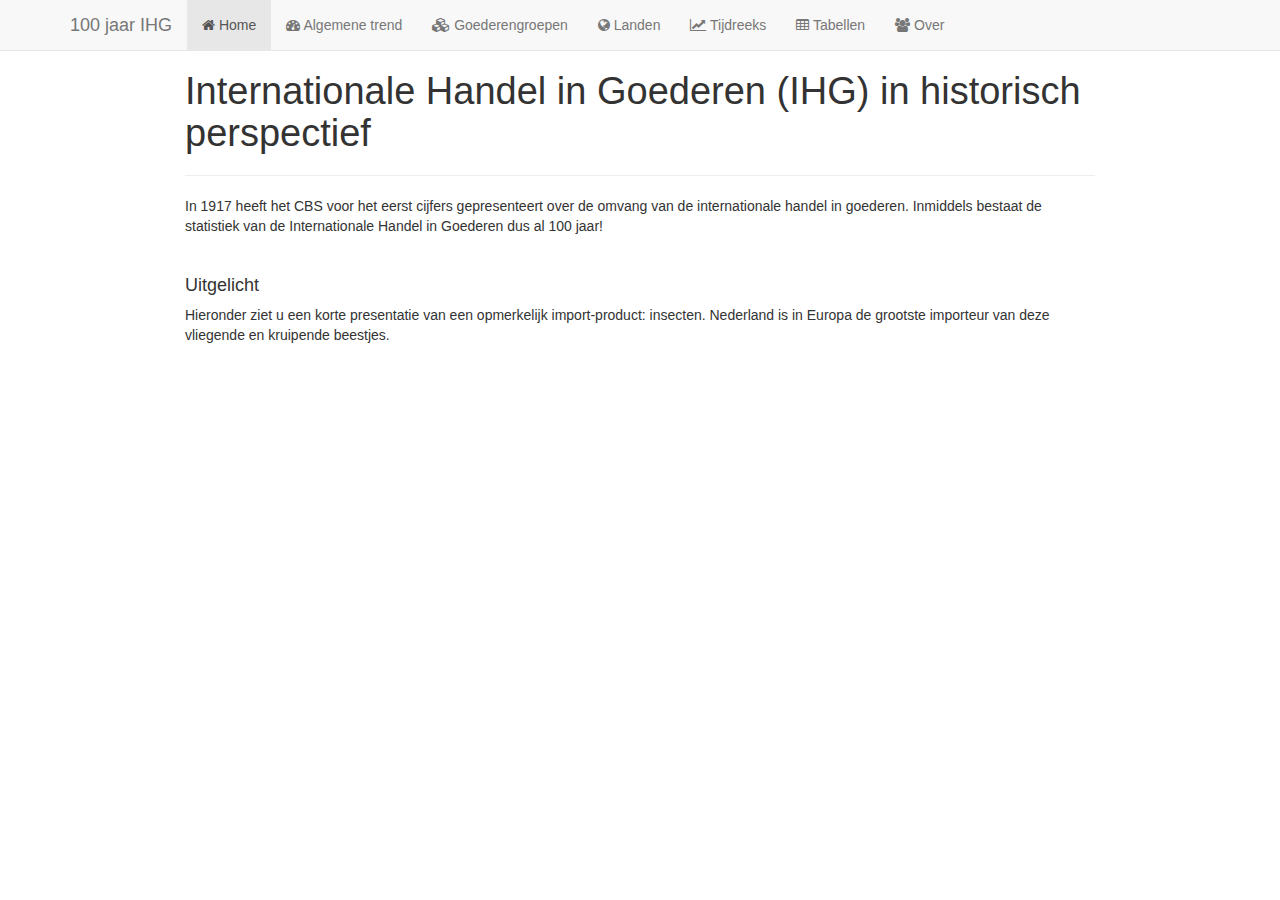
<file: 100jaarIHG/index.html>
<!DOCTYPE html>

<html xmlns="http://www.w3.org/1999/xhtml">

<head>

<meta charset="utf-8" />
<meta http-equiv="Content-Type" content="text/html; charset=utf-8" />
<meta name="generator" content="pandoc" />




<title>Internationale Handel in Goederen (IHG) in historisch perspectief</title>

<script src="site_libs/jquery-1.11.3/jquery.min.js"></script>
<meta name="viewport" content="width=device-width, initial-scale=1" />
<link href="site_libs/bootstrap-3.3.5/css/bootstrap.min.css" rel="stylesheet" />
<script src="site_libs/bootstrap-3.3.5/js/bootstrap.min.js"></script>
<script src="site_libs/bootstrap-3.3.5/shim/html5shiv.min.js"></script>
<script src="site_libs/bootstrap-3.3.5/shim/respond.min.js"></script>
<script src="site_libs/navigation-1.1/tabsets.js"></script>
<link href="site_libs/highlightjs-1.1/default.css" rel="stylesheet" />
<script src="site_libs/highlightjs-1.1/highlight.js"></script>
<link href="site_libs/font-awesome-4.5.0/css/font-awesome.min.css" rel="stylesheet" />

<style type="text/css">code{white-space: pre;}</style>
<style type="text/css">
  pre:not([class]) {
    background-color: white;
  }
</style>
<script type="text/javascript">
if (window.hljs && document.readyState && document.readyState === "complete") {
   window.setTimeout(function() {
      hljs.initHighlighting();
   }, 0);
}
</script>



<style type="text/css">
h1 {
  font-size: 34px;
}
h1.title {
  font-size: 38px;
}
h2 {
  font-size: 30px;
}
h3 {
  font-size: 24px;
}
h4 {
  font-size: 18px;
}
h5 {
  font-size: 16px;
}
h6 {
  font-size: 12px;
}
.table th:not([align]) {
  text-align: left;
}
</style>


</head>

<body>

<style type = "text/css">
.main-container {
  max-width: 940px;
  margin-left: auto;
  margin-right: auto;
}
code {
  color: inherit;
  background-color: rgba(0, 0, 0, 0.04);
}
img {
  max-width:100%;
  height: auto;
}
.tabbed-pane {
  padding-top: 12px;
}
button.code-folding-btn:focus {
  outline: none;
}
</style>


<style type="text/css">
/* padding for bootstrap navbar */
body {
  padding-top: 51px;
  padding-bottom: 40px;
}
/* offset scroll position for anchor links (for fixed navbar)  */
.section h1 {
  padding-top: 56px;
  margin-top: -56px;
}

.section h2 {
  padding-top: 56px;
  margin-top: -56px;
}
.section h3 {
  padding-top: 56px;
  margin-top: -56px;
}
.section h4 {
  padding-top: 56px;
  margin-top: -56px;
}
.section h5 {
  padding-top: 56px;
  margin-top: -56px;
}
.section h6 {
  padding-top: 56px;
  margin-top: -56px;
}
</style>

<script>
// manage active state of menu based on current page
$(document).ready(function () {
  // active menu anchor
  href = window.location.pathname
  href = href.substr(href.lastIndexOf('/') + 1)
  if (href === "")
    href = "index.html";
  var menuAnchor = $('a[href="' + href + '"]');

  // mark it active
  menuAnchor.parent().addClass('active');

  // if it's got a parent navbar menu mark it active as well
  menuAnchor.closest('li.dropdown').addClass('active');
});
</script>


<div class="container-fluid main-container">

<!-- tabsets -->
<script>
$(document).ready(function () {
  window.buildTabsets("TOC");
});
</script>

<!-- code folding -->






<div class="navbar navbar-default  navbar-fixed-top" role="navigation">
  <div class="container">
    <div class="navbar-header">
      <button type="button" class="navbar-toggle collapsed" data-toggle="collapse" data-target="#navbar">
        <span class="icon-bar"></span>
        <span class="icon-bar"></span>
        <span class="icon-bar"></span>
      </button>
      <a class="navbar-brand" href="index.html">100 jaar IHG</a>
    </div>
    <div id="navbar" class="navbar-collapse collapse">
      <ul class="nav navbar-nav">
        <li>
  <a href="index.html">
    <span class="fa fa-home"></span>
     
    Home
  </a>
</li>
<li>
  <a href="verhaal.html">
    <span class="fa fa-dashboard"></span>
     
    Algemene trend
  </a>
</li>
<li>
  <a href="goed.html">
    <span class="fa fa-cubes"></span>
     
    Goederengroepen
  </a>
</li>
<li>
  <a href="land.html">
    <span class="fa fa-globe"></span>
     
    Landen
  </a>
</li>
<li>
  <a href="tijdreeks.html">
    <span class="fa fa-line-chart"></span>
     
    Tijdreeks
  </a>
</li>
<li>
  <a href="tabellen.html">
    <span class="fa fa-table"></span>
     
    Tabellen
  </a>
</li>
<li>
  <a href="over.html">
    <span class="fa fa-group"></span>
     
    Over
  </a>
</li>
      </ul>
      <ul class="nav navbar-nav navbar-right">
        
      </ul>
    </div><!--/.nav-collapse -->
  </div><!--/.container -->
</div><!--/.navbar -->

<div class="fluid-row" id="header">



<h1 class="title toc-ignore">Internationale Handel in Goederen (IHG) in historisch perspectief</h1>

</div>


<hr />
<p>
<p>In 1917 heeft het CBS voor het eerst cijfers gepresenteert over de omvang van de internationale handel in goederen. Inmiddels bestaat de statistiek van de Internationale Handel in Goederen dus al 100 jaar!</p>
<p>
<br>
<p>
<div id="uitgelicht" class="section level4">
<h4>Uitgelicht</h4>
<p>Hieronder ziet u een korte presentatie van een opmerkelijk import-product: insecten. Nederland is in Europa de grootste importeur van deze vliegende en kruipende beestjes.</p>
<iframe width="560" height="315" src="https://www.youtube.com/embed/CQ0U2NjdRUM?rel=0" frameborder="0" allowfullscreen>
</iframe>
</div>




</div>

<script>

// add bootstrap table styles to pandoc tables
function bootstrapStylePandocTables() {
  $('tr.header').parent('thead').parent('table').addClass('table table-condensed');
}
$(document).ready(function () {
  bootstrapStylePandocTables();
});


</script>

<!-- dynamically load mathjax for compatibility with self-contained -->
<script>
  (function () {
    var script = document.createElement("script");
    script.type = "text/javascript";
    script.src  = "https://mathjax.rstudio.com/latest/MathJax.js?config=TeX-AMS-MML_HTMLorMML";
    document.getElementsByTagName("head")[0].appendChild(script);
  })();
</script>

</body>
</html>
</file>
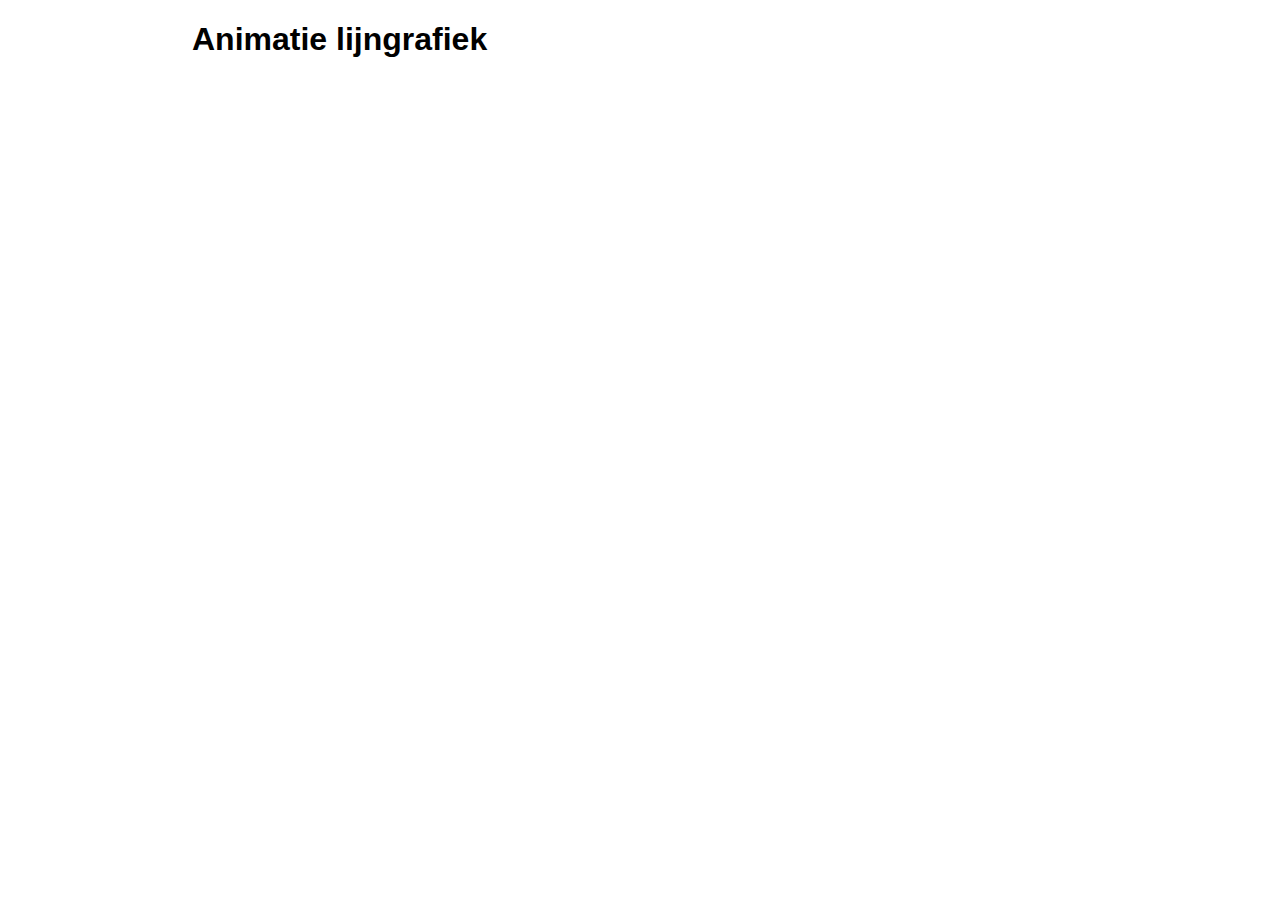
<file: lijnanimatie/index.html>
<!doctype html>
<html>
  <head>
    <meta http-equiv="Content-Type" content="text/html; charset=UTF-8"/>
    <title>Animatie lijngrafiek</title>
    <script src="https://d3js.org/d3.v4.js"></script>
    <link href="libs/vizabi.css" rel="stylesheet" type="text/css" >
    <link href="libs/linechart.css" rel="stylesheet" type="text/css">

    <script src="libs/vizabi.js"></script>
    <script src="libs/linechart.js"></script>
    <script src="libs/vizabi-ddfcsv-reader.js"></script>
  </head>

  <body style="width: 70%; max-width: 900px; height: 100%; margin: 0 auto; font-family: 'Arial';">
	<h1>Animatie lijngrafiek</h1>
	<div id="placeholder" style="width: 100%; height: 600px;"></div> 
    
    <script src="config.js"></script>
    <script>

      var ddfcsvReader = new DDFCsvReader.getDDFCsvReaderObject();
      Vizabi.Reader.extend("ddf", ddfcsvReader);

      var viz = Vizabi('LineChart', document.getElementById('placeholder'), CONFIG);

    </script>
  </body>
</html>
</file>
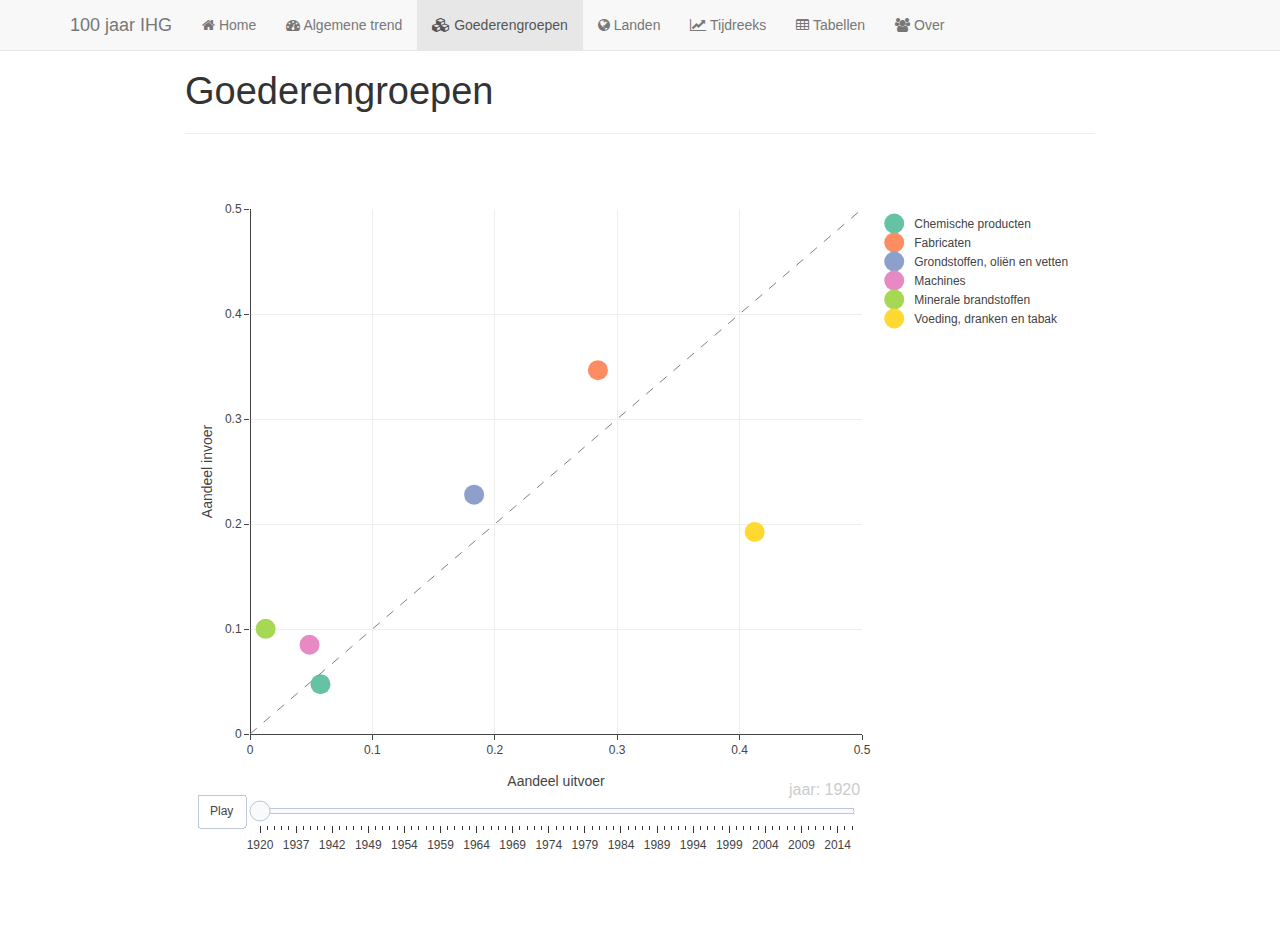
<file: 100jaarIHG/goed.html>
<!DOCTYPE html>

<html xmlns="http://www.w3.org/1999/xhtml">

<head>

<meta charset="utf-8" />
<meta http-equiv="Content-Type" content="text/html; charset=utf-8" />
<meta name="generator" content="pandoc" />




<title>Goederengroepen</title>

<script src="site_libs/jquery-1.11.3/jquery.min.js"></script>
<meta name="viewport" content="width=device-width, initial-scale=1" />
<link href="site_libs/bootstrap-3.3.5/css/bootstrap.min.css" rel="stylesheet" />
<script src="site_libs/bootstrap-3.3.5/js/bootstrap.min.js"></script>
<script src="site_libs/bootstrap-3.3.5/shim/html5shiv.min.js"></script>
<script src="site_libs/bootstrap-3.3.5/shim/respond.min.js"></script>
<script src="site_libs/navigation-1.1/tabsets.js"></script>
<link href="site_libs/highlightjs-1.1/default.css" rel="stylesheet" />
<script src="site_libs/highlightjs-1.1/highlight.js"></script>
<script src="site_libs/htmlwidgets-0.9/htmlwidgets.js"></script>
<script src="site_libs/plotly-binding-4.7.1/plotly.js"></script>
<script src="site_libs/typedarray-0.1/typedarray.min.js"></script>
<link href="site_libs/crosstalk-1.0.0/css/crosstalk.css" rel="stylesheet" />
<script src="site_libs/crosstalk-1.0.0/js/crosstalk.min.js"></script>
<link href="site_libs/plotlyjs-1.29.2/plotly-htmlwidgets.css" rel="stylesheet" />
<script src="site_libs/plotlyjs-1.29.2/plotly-latest.min.js"></script>
<link href="site_libs/font-awesome-4.5.0/css/font-awesome.min.css" rel="stylesheet" />

<style type="text/css">code{white-space: pre;}</style>
<style type="text/css">
  pre:not([class]) {
    background-color: white;
  }
</style>
<script type="text/javascript">
if (window.hljs && document.readyState && document.readyState === "complete") {
   window.setTimeout(function() {
      hljs.initHighlighting();
   }, 0);
}
</script>



<style type="text/css">
h1 {
  font-size: 34px;
}
h1.title {
  font-size: 38px;
}
h2 {
  font-size: 30px;
}
h3 {
  font-size: 24px;
}
h4 {
  font-size: 18px;
}
h5 {
  font-size: 16px;
}
h6 {
  font-size: 12px;
}
.table th:not([align]) {
  text-align: left;
}
</style>


</head>

<body>

<style type = "text/css">
.main-container {
  max-width: 940px;
  margin-left: auto;
  margin-right: auto;
}
code {
  color: inherit;
  background-color: rgba(0, 0, 0, 0.04);
}
img {
  max-width:100%;
  height: auto;
}
.tabbed-pane {
  padding-top: 12px;
}
button.code-folding-btn:focus {
  outline: none;
}
</style>


<style type="text/css">
/* padding for bootstrap navbar */
body {
  padding-top: 51px;
  padding-bottom: 40px;
}
/* offset scroll position for anchor links (for fixed navbar)  */
.section h1 {
  padding-top: 56px;
  margin-top: -56px;
}

.section h2 {
  padding-top: 56px;
  margin-top: -56px;
}
.section h3 {
  padding-top: 56px;
  margin-top: -56px;
}
.section h4 {
  padding-top: 56px;
  margin-top: -56px;
}
.section h5 {
  padding-top: 56px;
  margin-top: -56px;
}
.section h6 {
  padding-top: 56px;
  margin-top: -56px;
}
</style>

<script>
// manage active state of menu based on current page
$(document).ready(function () {
  // active menu anchor
  href = window.location.pathname
  href = href.substr(href.lastIndexOf('/') + 1)
  if (href === "")
    href = "index.html";
  var menuAnchor = $('a[href="' + href + '"]');

  // mark it active
  menuAnchor.parent().addClass('active');

  // if it's got a parent navbar menu mark it active as well
  menuAnchor.closest('li.dropdown').addClass('active');
});
</script>


<div class="container-fluid main-container">

<!-- tabsets -->
<script>
$(document).ready(function () {
  window.buildTabsets("TOC");
});
</script>

<!-- code folding -->






<div class="navbar navbar-default  navbar-fixed-top" role="navigation">
  <div class="container">
    <div class="navbar-header">
      <button type="button" class="navbar-toggle collapsed" data-toggle="collapse" data-target="#navbar">
        <span class="icon-bar"></span>
        <span class="icon-bar"></span>
        <span class="icon-bar"></span>
      </button>
      <a class="navbar-brand" href="index.html">100 jaar IHG</a>
    </div>
    <div id="navbar" class="navbar-collapse collapse">
      <ul class="nav navbar-nav">
        <li>
  <a href="index.html">
    <span class="fa fa-home"></span>
     
    Home
  </a>
</li>
<li>
  <a href="verhaal.html">
    <span class="fa fa-dashboard"></span>
     
    Algemene trend
  </a>
</li>
<li>
  <a href="goed.html">
    <span class="fa fa-cubes"></span>
     
    Goederengroepen
  </a>
</li>
<li>
  <a href="land.html">
    <span class="fa fa-globe"></span>
     
    Landen
  </a>
</li>
<li>
  <a href="tijdreeks.html">
    <span class="fa fa-line-chart"></span>
     
    Tijdreeks
  </a>
</li>
<li>
  <a href="tabellen.html">
    <span class="fa fa-table"></span>
     
    Tabellen
  </a>
</li>
<li>
  <a href="over.html">
    <span class="fa fa-group"></span>
     
    Over
  </a>
</li>
      </ul>
      <ul class="nav navbar-nav navbar-right">
        
      </ul>
    </div><!--/.nav-collapse -->
  </div><!--/.container -->
</div><!--/.navbar -->

<div class="fluid-row" id="header">



<h1 class="title toc-ignore">Goederengroepen</h1>

</div>


<hr />
<p>
<br>
<p>
<div id="88262c48835" style="width:900px;height:675px;" class="plotly html-widget"></div>
<script type="application/json" data-for="88262c48835">{"x":{"visdat":{"882237ef017":["function () ","plotlyVisDat"]},"cur_data":"882237ef017","attrs":{"882237ef017":{"x":{},"y":{},"text":{},"hoverinfo":"text","size":{},"alpha":1,"sizes":[20,20],"type":"scatter","mode":"markers","color":{},"frame":{},"ids":{}},"882237ef017.1":{"x":0,"y":0,"xend":0.5,"yend":0.5,"type":"scatter","mode":"lines","showlegend":false,"line":{"color":"grey","width":1,"dash":"dash"}}},"layout":{"width":900,"height":675,"margin":{"b":40,"l":60,"t":25,"r":10},"xaxis":{"domain":[0,1],"title":"Aandeel uitvoer","ticks":"outside","range":[0,0.5]},"yaxis":{"domain":[0,1],"title":"Aandeel invoer","ticks":"outside","range":[0,0.5]},"hovermode":"closest","showlegend":true,"sliders":[{"currentvalue":{"prefix":"jaar: ","xanchor":"right","font":{"size":16,"color":"rgba(204,204,204,1)"}},"steps":[{"method":"animate","args":[["1920"],{"transition":{"duration":1000,"easing":"linear"},"frame":{"duration":1000,"redraw":false},"mode":"immediate"}],"label":"1920","value":"1920"},{"method":"animate","args":[["1925"],{"transition":{"duration":1000,"easing":"linear"},"frame":{"duration":1000,"redraw":false},"mode":"immediate"}],"label":"1925","value":"1925"},{"method":"animate","args":[["1930"],{"transition":{"duration":1000,"easing":"linear"},"frame":{"duration":1000,"redraw":false},"mode":"immediate"}],"label":"1930","value":"1930"},{"method":"animate","args":[["1935"],{"transition":{"duration":1000,"easing":"linear"},"frame":{"duration":1000,"redraw":false},"mode":"immediate"}],"label":"1935","value":"1935"},{"method":"animate","args":[["1936"],{"transition":{"duration":1000,"easing":"linear"},"frame":{"duration":1000,"redraw":false},"mode":"immediate"}],"label":"1936","value":"1936"},{"method":"animate","args":[["1937"],{"transition":{"duration":1000,"easing":"linear"},"frame":{"duration":1000,"redraw":false},"mode":"immediate"}],"label":"1937","value":"1937"},{"method":"animate","args":[["1938"],{"transition":{"duration":1000,"easing":"linear"},"frame":{"duration":1000,"redraw":false},"mode":"immediate"}],"label":"1938","value":"1938"},{"method":"animate","args":[["1939"],{"transition":{"duration":1000,"easing":"linear"},"frame":{"duration":1000,"redraw":false},"mode":"immediate"}],"label":"1939","value":"1939"},{"method":"animate","args":[["1940"],{"transition":{"duration":1000,"easing":"linear"},"frame":{"duration":1000,"redraw":false},"mode":"immediate"}],"label":"1940","value":"1940"},{"method":"animate","args":[["1941"],{"transition":{"duration":1000,"easing":"linear"},"frame":{"duration":1000,"redraw":false},"mode":"immediate"}],"label":"1941","value":"1941"},{"method":"animate","args":[["1942"],{"transition":{"duration":1000,"easing":"linear"},"frame":{"duration":1000,"redraw":false},"mode":"immediate"}],"label":"1942","value":"1942"},{"method":"animate","args":[["1943"],{"transition":{"duration":1000,"easing":"linear"},"frame":{"duration":1000,"redraw":false},"mode":"immediate"}],"label":"1943","value":"1943"},{"method":"animate","args":[["1946"],{"transition":{"duration":1000,"easing":"linear"},"frame":{"duration":1000,"redraw":false},"mode":"immediate"}],"label":"1946","value":"1946"},{"method":"animate","args":[["1947"],{"transition":{"duration":1000,"easing":"linear"},"frame":{"duration":1000,"redraw":false},"mode":"immediate"}],"label":"1947","value":"1947"},{"method":"animate","args":[["1948"],{"transition":{"duration":1000,"easing":"linear"},"frame":{"duration":1000,"redraw":false},"mode":"immediate"}],"label":"1948","value":"1948"},{"method":"animate","args":[["1949"],{"transition":{"duration":1000,"easing":"linear"},"frame":{"duration":1000,"redraw":false},"mode":"immediate"}],"label":"1949","value":"1949"},{"method":"animate","args":[["1950"],{"transition":{"duration":1000,"easing":"linear"},"frame":{"duration":1000,"redraw":false},"mode":"immediate"}],"label":"1950","value":"1950"},{"method":"animate","args":[["1951"],{"transition":{"duration":1000,"easing":"linear"},"frame":{"duration":1000,"redraw":false},"mode":"immediate"}],"label":"1951","value":"1951"},{"method":"animate","args":[["1952"],{"transition":{"duration":1000,"easing":"linear"},"frame":{"duration":1000,"redraw":false},"mode":"immediate"}],"label":"1952","value":"1952"},{"method":"animate","args":[["1953"],{"transition":{"duration":1000,"easing":"linear"},"frame":{"duration":1000,"redraw":false},"mode":"immediate"}],"label":"1953","value":"1953"},{"method":"animate","args":[["1954"],{"transition":{"duration":1000,"easing":"linear"},"frame":{"duration":1000,"redraw":false},"mode":"immediate"}],"label":"1954","value":"1954"},{"method":"animate","args":[["1955"],{"transition":{"duration":1000,"easing":"linear"},"frame":{"duration":1000,"redraw":false},"mode":"immediate"}],"label":"1955","value":"1955"},{"method":"animate","args":[["1956"],{"transition":{"duration":1000,"easing":"linear"},"frame":{"duration":1000,"redraw":false},"mode":"immediate"}],"label":"1956","value":"1956"},{"method":"animate","args":[["1957"],{"transition":{"duration":1000,"easing":"linear"},"frame":{"duration":1000,"redraw":false},"mode":"immediate"}],"label":"1957","value":"1957"},{"method":"animate","args":[["1958"],{"transition":{"duration":1000,"easing":"linear"},"frame":{"duration":1000,"redraw":false},"mode":"immediate"}],"label":"1958","value":"1958"},{"method":"animate","args":[["1959"],{"transition":{"duration":1000,"easing":"linear"},"frame":{"duration":1000,"redraw":false},"mode":"immediate"}],"label":"1959","value":"1959"},{"method":"animate","args":[["1960"],{"transition":{"duration":1000,"easing":"linear"},"frame":{"duration":1000,"redraw":false},"mode":"immediate"}],"label":"1960","value":"1960"},{"method":"animate","args":[["1961"],{"transition":{"duration":1000,"easing":"linear"},"frame":{"duration":1000,"redraw":false},"mode":"immediate"}],"label":"1961","value":"1961"},{"method":"animate","args":[["1962"],{"transition":{"duration":1000,"easing":"linear"},"frame":{"duration":1000,"redraw":false},"mode":"immediate"}],"label":"1962","value":"1962"},{"method":"animate","args":[["1963"],{"transition":{"duration":1000,"easing":"linear"},"frame":{"duration":1000,"redraw":false},"mode":"immediate"}],"label":"1963","value":"1963"},{"method":"animate","args":[["1964"],{"transition":{"duration":1000,"easing":"linear"},"frame":{"duration":1000,"redraw":false},"mode":"immediate"}],"label":"1964","value":"1964"},{"method":"animate","args":[["1965"],{"transition":{"duration":1000,"easing":"linear"},"frame":{"duration":1000,"redraw":false},"mode":"immediate"}],"label":"1965","value":"1965"},{"method":"animate","args":[["1966"],{"transition":{"duration":1000,"easing":"linear"},"frame":{"duration":1000,"redraw":false},"mode":"immediate"}],"label":"1966","value":"1966"},{"method":"animate","args":[["1967"],{"transition":{"duration":1000,"easing":"linear"},"frame":{"duration":1000,"redraw":false},"mode":"immediate"}],"label":"1967","value":"1967"},{"method":"animate","args":[["1968"],{"transition":{"duration":1000,"easing":"linear"},"frame":{"duration":1000,"redraw":false},"mode":"immediate"}],"label":"1968","value":"1968"},{"method":"animate","args":[["1969"],{"transition":{"duration":1000,"easing":"linear"},"frame":{"duration":1000,"redraw":false},"mode":"immediate"}],"label":"1969","value":"1969"},{"method":"animate","args":[["1970"],{"transition":{"duration":1000,"easing":"linear"},"frame":{"duration":1000,"redraw":false},"mode":"immediate"}],"label":"1970","value":"1970"},{"method":"animate","args":[["1971"],{"transition":{"duration":1000,"easing":"linear"},"frame":{"duration":1000,"redraw":false},"mode":"immediate"}],"label":"1971","value":"1971"},{"method":"animate","args":[["1972"],{"transition":{"duration":1000,"easing":"linear"},"frame":{"duration":1000,"redraw":false},"mode":"immediate"}],"label":"1972","value":"1972"},{"method":"animate","args":[["1973"],{"transition":{"duration":1000,"easing":"linear"},"frame":{"duration":1000,"redraw":false},"mode":"immediate"}],"label":"1973","value":"1973"},{"method":"animate","args":[["1974"],{"transition":{"duration":1000,"easing":"linear"},"frame":{"duration":1000,"redraw":false},"mode":"immediate"}],"label":"1974","value":"1974"},{"method":"animate","args":[["1975"],{"transition":{"duration":1000,"easing":"linear"},"frame":{"duration":1000,"redraw":false},"mode":"immediate"}],"label":"1975","value":"1975"},{"method":"animate","args":[["1976"],{"transition":{"duration":1000,"easing":"linear"},"frame":{"duration":1000,"redraw":false},"mode":"immediate"}],"label":"1976","value":"1976"},{"method":"animate","args":[["1977"],{"transition":{"duration":1000,"easing":"linear"},"frame":{"duration":1000,"redraw":false},"mode":"immediate"}],"label":"1977","value":"1977"},{"method":"animate","args":[["1978"],{"transition":{"duration":1000,"easing":"linear"},"frame":{"duration":1000,"redraw":false},"mode":"immediate"}],"label":"1978","value":"1978"},{"method":"animate","args":[["1979"],{"transition":{"duration":1000,"easing":"linear"},"frame":{"duration":1000,"redraw":false},"mode":"immediate"}],"label":"1979","value":"1979"},{"method":"animate","args":[["1980"],{"transition":{"duration":1000,"easing":"linear"},"frame":{"duration":1000,"redraw":false},"mode":"immediate"}],"label":"1980","value":"1980"},{"method":"animate","args":[["1981"],{"transition":{"duration":1000,"easing":"linear"},"frame":{"duration":1000,"redraw":false},"mode":"immediate"}],"label":"1981","value":"1981"},{"method":"animate","args":[["1982"],{"transition":{"duration":1000,"easing":"linear"},"frame":{"duration":1000,"redraw":false},"mode":"immediate"}],"label":"1982","value":"1982"},{"method":"animate","args":[["1983"],{"transition":{"duration":1000,"easing":"linear"},"frame":{"duration":1000,"redraw":false},"mode":"immediate"}],"label":"1983","value":"1983"},{"method":"animate","args":[["1984"],{"transition":{"duration":1000,"easing":"linear"},"frame":{"duration":1000,"redraw":false},"mode":"immediate"}],"label":"1984","value":"1984"},{"method":"animate","args":[["1985"],{"transition":{"duration":1000,"easing":"linear"},"frame":{"duration":1000,"redraw":false},"mode":"immediate"}],"label":"1985","value":"1985"},{"method":"animate","args":[["1986"],{"transition":{"duration":1000,"easing":"linear"},"frame":{"duration":1000,"redraw":false},"mode":"immediate"}],"label":"1986","value":"1986"},{"method":"animate","args":[["1987"],{"transition":{"duration":1000,"easing":"linear"},"frame":{"duration":1000,"redraw":false},"mode":"immediate"}],"label":"1987","value":"1987"},{"method":"animate","args":[["1988"],{"transition":{"duration":1000,"easing":"linear"},"frame":{"duration":1000,"redraw":false},"mode":"immediate"}],"label":"1988","value":"1988"},{"method":"animate","args":[["1989"],{"transition":{"duration":1000,"easing":"linear"},"frame":{"duration":1000,"redraw":false},"mode":"immediate"}],"label":"1989","value":"1989"},{"method":"animate","args":[["1990"],{"transition":{"duration":1000,"easing":"linear"},"frame":{"duration":1000,"redraw":false},"mode":"immediate"}],"label":"1990","value":"1990"},{"method":"animate","args":[["1991"],{"transition":{"duration":1000,"easing":"linear"},"frame":{"duration":1000,"redraw":false},"mode":"immediate"}],"label":"1991","value":"1991"},{"method":"animate","args":[["1992"],{"transition":{"duration":1000,"easing":"linear"},"frame":{"duration":1000,"redraw":false},"mode":"immediate"}],"label":"1992","value":"1992"},{"method":"animate","args":[["1993"],{"transition":{"duration":1000,"easing":"linear"},"frame":{"duration":1000,"redraw":false},"mode":"immediate"}],"label":"1993","value":"1993"},{"method":"animate","args":[["1994"],{"transition":{"duration":1000,"easing":"linear"},"frame":{"duration":1000,"redraw":false},"mode":"immediate"}],"label":"1994","value":"1994"},{"method":"animate","args":[["1995"],{"transition":{"duration":1000,"easing":"linear"},"frame":{"duration":1000,"redraw":false},"mode":"immediate"}],"label":"1995","value":"1995"},{"method":"animate","args":[["1996"],{"transition":{"duration":1000,"easing":"linear"},"frame":{"duration":1000,"redraw":false},"mode":"immediate"}],"label":"1996","value":"1996"},{"method":"animate","args":[["1997"],{"transition":{"duration":1000,"easing":"linear"},"frame":{"duration":1000,"redraw":false},"mode":"immediate"}],"label":"1997","value":"1997"},{"method":"animate","args":[["1998"],{"transition":{"duration":1000,"easing":"linear"},"frame":{"duration":1000,"redraw":false},"mode":"immediate"}],"label":"1998","value":"1998"},{"method":"animate","args":[["1999"],{"transition":{"duration":1000,"easing":"linear"},"frame":{"duration":1000,"redraw":false},"mode":"immediate"}],"label":"1999","value":"1999"},{"method":"animate","args":[["2000"],{"transition":{"duration":1000,"easing":"linear"},"frame":{"duration":1000,"redraw":false},"mode":"immediate"}],"label":"2000","value":"2000"},{"method":"animate","args":[["2001"],{"transition":{"duration":1000,"easing":"linear"},"frame":{"duration":1000,"redraw":false},"mode":"immediate"}],"label":"2001","value":"2001"},{"method":"animate","args":[["2002"],{"transition":{"duration":1000,"easing":"linear"},"frame":{"duration":1000,"redraw":false},"mode":"immediate"}],"label":"2002","value":"2002"},{"method":"animate","args":[["2003"],{"transition":{"duration":1000,"easing":"linear"},"frame":{"duration":1000,"redraw":false},"mode":"immediate"}],"label":"2003","value":"2003"},{"method":"animate","args":[["2004"],{"transition":{"duration":1000,"easing":"linear"},"frame":{"duration":1000,"redraw":false},"mode":"immediate"}],"label":"2004","value":"2004"},{"method":"animate","args":[["2005"],{"transition":{"duration":1000,"easing":"linear"},"frame":{"duration":1000,"redraw":false},"mode":"immediate"}],"label":"2005","value":"2005"},{"method":"animate","args":[["2006"],{"transition":{"duration":1000,"easing":"linear"},"frame":{"duration":1000,"redraw":false},"mode":"immediate"}],"label":"2006","value":"2006"},{"method":"animate","args":[["2007"],{"transition":{"duration":1000,"easing":"linear"},"frame":{"duration":1000,"redraw":false},"mode":"immediate"}],"label":"2007","value":"2007"},{"method":"animate","args":[["2008"],{"transition":{"duration":1000,"easing":"linear"},"frame":{"duration":1000,"redraw":false},"mode":"immediate"}],"label":"2008","value":"2008"},{"method":"animate","args":[["2009"],{"transition":{"duration":1000,"easing":"linear"},"frame":{"duration":1000,"redraw":false},"mode":"immediate"}],"label":"2009","value":"2009"},{"method":"animate","args":[["2010"],{"transition":{"duration":1000,"easing":"linear"},"frame":{"duration":1000,"redraw":false},"mode":"immediate"}],"label":"2010","value":"2010"},{"method":"animate","args":[["2011"],{"transition":{"duration":1000,"easing":"linear"},"frame":{"duration":1000,"redraw":false},"mode":"immediate"}],"label":"2011","value":"2011"},{"method":"animate","args":[["2012"],{"transition":{"duration":1000,"easing":"linear"},"frame":{"duration":1000,"redraw":false},"mode":"immediate"}],"label":"2012","value":"2012"},{"method":"animate","args":[["2013"],{"transition":{"duration":1000,"easing":"linear"},"frame":{"duration":1000,"redraw":false},"mode":"immediate"}],"label":"2013","value":"2013"},{"method":"animate","args":[["2014"],{"transition":{"duration":1000,"easing":"linear"},"frame":{"duration":1000,"redraw":false},"mode":"immediate"}],"label":"2014","value":"2014"},{"method":"animate","args":[["2015"],{"transition":{"duration":1000,"easing":"linear"},"frame":{"duration":1000,"redraw":false},"mode":"immediate"}],"label":"2015","value":"2015"},{"method":"animate","args":[["2016"],{"transition":{"duration":1000,"easing":"linear"},"frame":{"duration":1000,"redraw":false},"mode":"immediate"}],"label":"2016","value":"2016"}],"visible":true,"pad":{"t":40}}],"updatemenus":[{"type":"buttons","direction":"right","showactive":false,"y":0,"x":0,"yanchor":"top","xanchor":"right","pad":{"t":60,"r":5},"buttons":[{"label":"Play","method":"animate","args":[null,{"fromcurrent":true,"mode":"immediate","transition":{"duration":1000,"easing":"linear"},"frame":{"duration":1000,"redraw":false}}]}]}]},"source":"A","config":{"modeBarButtonsToAdd":[{"name":"Collaborate","icon":{"width":1000,"ascent":500,"descent":-50,"path":"M487 375c7-10 9-23 5-36l-79-259c-3-12-11-23-22-31-11-8-22-12-35-12l-263 0c-15 0-29 5-43 15-13 10-23 23-28 37-5 13-5 25-1 37 0 0 0 3 1 7 1 5 1 8 1 11 0 2 0 4-1 6 0 3-1 5-1 6 1 2 2 4 3 6 1 2 2 4 4 6 2 3 4 5 5 7 5 7 9 16 13 26 4 10 7 19 9 26 0 2 0 5 0 9-1 4-1 6 0 8 0 2 2 5 4 8 3 3 5 5 5 7 4 6 8 15 12 26 4 11 7 19 7 26 1 1 0 4 0 9-1 4-1 7 0 8 1 2 3 5 6 8 4 4 6 6 6 7 4 5 8 13 13 24 4 11 7 20 7 28 1 1 0 4 0 7-1 3-1 6-1 7 0 2 1 4 3 6 1 1 3 4 5 6 2 3 3 5 5 6 1 2 3 5 4 9 2 3 3 7 5 10 1 3 2 6 4 10 2 4 4 7 6 9 2 3 4 5 7 7 3 2 7 3 11 3 3 0 8 0 13-1l0-1c7 2 12 2 14 2l218 0c14 0 25-5 32-16 8-10 10-23 6-37l-79-259c-7-22-13-37-20-43-7-7-19-10-37-10l-248 0c-5 0-9-2-11-5-2-3-2-7 0-12 4-13 18-20 41-20l264 0c5 0 10 2 16 5 5 3 8 6 10 11l85 282c2 5 2 10 2 17 7-3 13-7 17-13z m-304 0c-1-3-1-5 0-7 1-1 3-2 6-2l174 0c2 0 4 1 7 2 2 2 4 4 5 7l6 18c0 3 0 5-1 7-1 1-3 2-6 2l-173 0c-3 0-5-1-8-2-2-2-4-4-4-7z m-24-73c-1-3-1-5 0-7 2-2 3-2 6-2l174 0c2 0 5 0 7 2 3 2 4 4 5 7l6 18c1 2 0 5-1 6-1 2-3 3-5 3l-174 0c-3 0-5-1-7-3-3-1-4-4-5-6z"},"click":"function(gd) { \n        // is this being viewed in RStudio?\n        if (location.search == '?viewer_pane=1') {\n          alert('To learn about plotly for collaboration, visit:\\n https://cpsievert.github.io/plotly_book/plot-ly-for-collaboration.html');\n        } else {\n          window.open('https://cpsievert.github.io/plotly_book/plot-ly-for-collaboration.html', '_blank');\n        }\n      }"}],"cloud":false},"data":[{"x":[0.057618437900128],"y":[0.0474308300395257],"text":"Goederengroep: Chemische producten<br>Aandeel in invoer: 5 %<br>Aandeel in uitvoer: 6 %<br>Invoer (miljoen euro): 72<br>Uitvoer (miljoen euro): 45<br>Handelsbalans (miljoen euro): -27","hoverinfo":"text","type":"scatter","mode":"markers","frame":"1920","ids":["Chemische producten"],"name":"Chemische producten","marker":{"size":20,"sizemode":"area","fillcolor":"rgba(102,194,165,0.5)","color":"rgba(102,194,165,1)","line":{"color":"transparent"}},"xaxis":"x","yaxis":"y","visible":true},{"x":[0.284250960307298],"y":[0.346508563899868],"text":"Goederengroep: Fabricaten<br>Aandeel in invoer: 35 %<br>Aandeel in uitvoer: 28 %<br>Invoer (miljoen euro): 526<br>Uitvoer (miljoen euro): 222<br>Handelsbalans (miljoen euro): -304","hoverinfo":"text","type":"scatter","mode":"markers","frame":"1920","ids":["Fabricaten"],"name":"Fabricaten","marker":{"size":20,"sizemode":"area","fillcolor":"rgba(252,141,98,0.5)","color":"rgba(252,141,98,1)","line":{"color":"transparent"}},"xaxis":"x","yaxis":"y","visible":true},{"x":[0.183098591549296],"y":[0.227931488801054],"text":"Goederengroep: Grondstoffen, oliën en vetten<br>Aandeel in invoer: 23 %<br>Aandeel in uitvoer: 18 %<br>Invoer (miljoen euro): 346<br>Uitvoer (miljoen euro): 143<br>Handelsbalans (miljoen euro): -203","hoverinfo":"text","type":"scatter","mode":"markers","frame":"1920","ids":["Grondstoffen, oliën en vetten"],"name":"Grondstoffen, oliën en vetten","marker":{"size":20,"sizemode":"area","fillcolor":"rgba(141,160,203,0.5)","color":"rgba(141,160,203,1)","line":{"color":"transparent"}},"xaxis":"x","yaxis":"y","visible":true},{"x":[0.0486555697823303],"y":[0.0849802371541502],"text":"Goederengroep: Machines<br>Aandeel in invoer: 8 %<br>Aandeel in uitvoer: 5 %<br>Invoer (miljoen euro): 129<br>Uitvoer (miljoen euro): 38<br>Handelsbalans (miljoen euro): -91","hoverinfo":"text","type":"scatter","mode":"markers","frame":"1920","ids":["Machines"],"name":"Machines","marker":{"size":20,"sizemode":"area","fillcolor":"rgba(231,138,195,0.5)","color":"rgba(231,138,195,1)","line":{"color":"transparent"}},"xaxis":"x","yaxis":"y","visible":true},{"x":[0.0128040973111396],"y":[0.100131752305665],"text":"Goederengroep: Minerale brandstoffen<br>Aandeel in invoer: 10 %<br>Aandeel in uitvoer: 1 %<br>Invoer (miljoen euro): 152<br>Uitvoer (miljoen euro): 10<br>Handelsbalans (miljoen euro): -142","hoverinfo":"text","type":"scatter","mode":"markers","frame":"1920","ids":["Minerale brandstoffen"],"name":"Minerale brandstoffen","marker":{"size":20,"sizemode":"area","fillcolor":"rgba(166,216,84,0.5)","color":"rgba(166,216,84,1)","line":{"color":"transparent"}},"xaxis":"x","yaxis":"y","visible":true},{"x":[0.412291933418694],"y":[0.19235836627141],"text":"Goederengroep: Voeding, dranken en tabak<br>Aandeel in invoer: 19 %<br>Aandeel in uitvoer: 41 %<br>Invoer (miljoen euro): 292<br>Uitvoer (miljoen euro): 322<br>Handelsbalans (miljoen euro): 30","hoverinfo":"text","type":"scatter","mode":"markers","frame":"1920","ids":["Voeding, dranken en tabak"],"name":"Voeding, dranken en tabak","marker":{"size":20,"sizemode":"area","fillcolor":"rgba(255,217,47,0.5)","color":"rgba(255,217,47,1)","line":{"color":"transparent"}},"xaxis":"x","yaxis":"y","visible":true},{"x":[0,0.5],"y":[0,0.5],"type":"scatter","mode":"lines","showlegend":false,"line":{"fillcolor":"rgba(148,103,189,1)","color":"grey","width":1,"dash":"dash"},"xaxis":"x","yaxis":"y","frame":null}],"highlight":{"on":"plotly_click","persistent":false,"dynamic":false,"selectize":false,"opacityDim":0.2,"selected":{"opacity":1}},"frames":[{"name":"1920","data":[{"x":[0.057618437900128],"y":[0.0474308300395257],"text":"Goederengroep: Chemische producten<br>Aandeel in invoer: 5 %<br>Aandeel in uitvoer: 6 %<br>Invoer (miljoen euro): 72<br>Uitvoer (miljoen euro): 45<br>Handelsbalans (miljoen euro): -27","hoverinfo":"text","type":"scatter","mode":"markers","frame":"1920","ids":["Chemische producten"],"name":"Chemische producten","marker":{"size":20,"sizemode":"area","fillcolor":"rgba(102,194,165,0.5)","color":"rgba(102,194,165,1)","line":{"color":"transparent"}},"xaxis":"x","yaxis":"y","visible":true},{"x":[0.284250960307298],"y":[0.346508563899868],"text":"Goederengroep: Fabricaten<br>Aandeel in invoer: 35 %<br>Aandeel in uitvoer: 28 %<br>Invoer (miljoen euro): 526<br>Uitvoer (miljoen euro): 222<br>Handelsbalans (miljoen euro): -304","hoverinfo":"text","type":"scatter","mode":"markers","frame":"1920","ids":["Fabricaten"],"name":"Fabricaten","marker":{"size":20,"sizemode":"area","fillcolor":"rgba(252,141,98,0.5)","color":"rgba(252,141,98,1)","line":{"color":"transparent"}},"xaxis":"x","yaxis":"y","visible":true},{"x":[0.183098591549296],"y":[0.227931488801054],"text":"Goederengroep: Grondstoffen, oliën en vetten<br>Aandeel in invoer: 23 %<br>Aandeel in uitvoer: 18 %<br>Invoer (miljoen euro): 346<br>Uitvoer (miljoen euro): 143<br>Handelsbalans (miljoen euro): -203","hoverinfo":"text","type":"scatter","mode":"markers","frame":"1920","ids":["Grondstoffen, oliën en vetten"],"name":"Grondstoffen, oliën en vetten","marker":{"size":20,"sizemode":"area","fillcolor":"rgba(141,160,203,0.5)","color":"rgba(141,160,203,1)","line":{"color":"transparent"}},"xaxis":"x","yaxis":"y","visible":true},{"x":[0.0486555697823303],"y":[0.0849802371541502],"text":"Goederengroep: Machines<br>Aandeel in invoer: 8 %<br>Aandeel in uitvoer: 5 %<br>Invoer (miljoen euro): 129<br>Uitvoer (miljoen euro): 38<br>Handelsbalans (miljoen euro): -91","hoverinfo":"text","type":"scatter","mode":"markers","frame":"1920","ids":["Machines"],"name":"Machines","marker":{"size":20,"sizemode":"area","fillcolor":"rgba(231,138,195,0.5)","color":"rgba(231,138,195,1)","line":{"color":"transparent"}},"xaxis":"x","yaxis":"y","visible":true},{"x":[0.0128040973111396],"y":[0.100131752305665],"text":"Goederengroep: Minerale brandstoffen<br>Aandeel in invoer: 10 %<br>Aandeel in uitvoer: 1 %<br>Invoer (miljoen euro): 152<br>Uitvoer (miljoen euro): 10<br>Handelsbalans (miljoen euro): -142","hoverinfo":"text","type":"scatter","mode":"markers","frame":"1920","ids":["Minerale brandstoffen"],"name":"Minerale brandstoffen","marker":{"size":20,"sizemode":"area","fillcolor":"rgba(166,216,84,0.5)","color":"rgba(166,216,84,1)","line":{"color":"transparent"}},"xaxis":"x","yaxis":"y","visible":true},{"x":[0.412291933418694],"y":[0.19235836627141],"text":"Goederengroep: Voeding, dranken en tabak<br>Aandeel in invoer: 19 %<br>Aandeel in uitvoer: 41 %<br>Invoer (miljoen euro): 292<br>Uitvoer (miljoen euro): 322<br>Handelsbalans (miljoen euro): 30","hoverinfo":"text","type":"scatter","mode":"markers","frame":"1920","ids":["Voeding, dranken en tabak"],"name":"Voeding, dranken en tabak","marker":{"size":20,"sizemode":"area","fillcolor":"rgba(255,217,47,0.5)","color":"rgba(255,217,47,1)","line":{"color":"transparent"}},"xaxis":"x","yaxis":"y","visible":true}],"traces":[0,1,2,3,4,5]},{"name":"1925","data":[{"x":[0.0560292326431181],"y":[0.0475763016157989],"text":"Goederengroep: Chemische producten<br>Aandeel in invoer: 5 %<br>Aandeel in uitvoer: 6 %<br>Invoer (miljoen euro): 53<br>Uitvoer (miljoen euro): 46<br>Handelsbalans (miljoen euro): -7","hoverinfo":"text","type":"scatter","mode":"markers","frame":"1925","ids":["Chemische producten"],"name":"Chemische producten","marker":{"size":20,"sizemode":"area","fillcolor":"rgba(102,194,165,0.5)","color":"rgba(102,194,165,1)","line":{"color":"transparent"}},"xaxis":"x","yaxis":"y","visible":true},{"x":[0.214372716199756],"y":[0.280071813285458],"text":"Goederengroep: Fabricaten<br>Aandeel in invoer: 28 %<br>Aandeel in uitvoer: 21 %<br>Invoer (miljoen euro): 312<br>Uitvoer (miljoen euro): 176<br>Handelsbalans (miljoen euro): -136","hoverinfo":"text","type":"scatter","mode":"markers","frame":"1925","ids":["Fabricaten"],"name":"Fabricaten","marker":{"size":20,"sizemode":"area","fillcolor":"rgba(252,141,98,0.5)","color":"rgba(252,141,98,1)","line":{"color":"transparent"}},"xaxis":"x","yaxis":"y","visible":true},{"x":[0.149817295980512],"y":[0.251346499102334],"text":"Goederengroep: Grondstoffen, oliën en vetten<br>Aandeel in invoer: 25 %<br>Aandeel in uitvoer: 15 %<br>Invoer (miljoen euro): 280<br>Uitvoer (miljoen euro): 123<br>Handelsbalans (miljoen euro): -157","hoverinfo":"text","type":"scatter","mode":"markers","frame":"1925","ids":["Grondstoffen, oliën en vetten"],"name":"Grondstoffen, oliën en vetten","marker":{"size":20,"sizemode":"area","fillcolor":"rgba(141,160,203,0.5)","color":"rgba(141,160,203,1)","line":{"color":"transparent"}},"xaxis":"x","yaxis":"y","visible":true},{"x":[0.0475030450669915],"y":[0.059245960502693],"text":"Goederengroep: Machines<br>Aandeel in invoer: 6 %<br>Aandeel in uitvoer: 5 %<br>Invoer (miljoen euro): 66<br>Uitvoer (miljoen euro): 39<br>Handelsbalans (miljoen euro): -27","hoverinfo":"text","type":"scatter","mode":"markers","frame":"1925","ids":["Machines"],"name":"Machines","marker":{"size":20,"sizemode":"area","fillcolor":"rgba(231,138,195,0.5)","color":"rgba(231,138,195,1)","line":{"color":"transparent"}},"xaxis":"x","yaxis":"y","visible":true},{"x":[0.0389768574908648],"y":[0.0700179533213645],"text":"Goederengroep: Minerale brandstoffen<br>Aandeel in invoer: 7 %<br>Aandeel in uitvoer: 4 %<br>Invoer (miljoen euro): 78<br>Uitvoer (miljoen euro): 32<br>Handelsbalans (miljoen euro): -46","hoverinfo":"text","type":"scatter","mode":"markers","frame":"1925","ids":["Minerale brandstoffen"],"name":"Minerale brandstoffen","marker":{"size":20,"sizemode":"area","fillcolor":"rgba(166,216,84,0.5)","color":"rgba(166,216,84,1)","line":{"color":"transparent"}},"xaxis":"x","yaxis":"y","visible":true},{"x":[0.493300852618758],"y":[0.291741472172352],"text":"Goederengroep: Voeding, dranken en tabak<br>Aandeel in invoer: 29 %<br>Aandeel in uitvoer: 49 %<br>Invoer (miljoen euro): 325<br>Uitvoer (miljoen euro): 405<br>Handelsbalans (miljoen euro): 80","hoverinfo":"text","type":"scatter","mode":"markers","frame":"1925","ids":["Voeding, dranken en tabak"],"name":"Voeding, dranken en tabak","marker":{"size":20,"sizemode":"area","fillcolor":"rgba(255,217,47,0.5)","color":"rgba(255,217,47,1)","line":{"color":"transparent"}},"xaxis":"x","yaxis":"y","visible":true}],"traces":[0,1,2,3,4,5]},{"name":"1930","data":[{"x":[0.0522959183673469],"y":[0.0490463215258856],"text":"Goederengroep: Chemische producten<br>Aandeel in invoer: 5 %<br>Aandeel in uitvoer: 5 %<br>Invoer (miljoen euro): 54<br>Uitvoer (miljoen euro): 41<br>Handelsbalans (miljoen euro): -13","hoverinfo":"text","type":"scatter","mode":"markers","frame":"1930","ids":["Chemische producten"],"name":"Chemische producten","marker":{"size":20,"sizemode":"area","fillcolor":"rgba(102,194,165,0.5)","color":"rgba(102,194,165,1)","line":{"color":"transparent"}},"xaxis":"x","yaxis":"y","visible":true},{"x":[0.229591836734694],"y":[0.327883742052679],"text":"Goederengroep: Fabricaten<br>Aandeel in invoer: 33 %<br>Aandeel in uitvoer: 23 %<br>Invoer (miljoen euro): 361<br>Uitvoer (miljoen euro): 180<br>Handelsbalans (miljoen euro): -181","hoverinfo":"text","type":"scatter","mode":"markers","frame":"1930","ids":["Fabricaten"],"name":"Fabricaten","marker":{"size":20,"sizemode":"area","fillcolor":"rgba(252,141,98,0.5)","color":"rgba(252,141,98,1)","line":{"color":"transparent"}},"xaxis":"x","yaxis":"y","visible":true},{"x":[0.149234693877551],"y":[0.227066303360581],"text":"Goederengroep: Grondstoffen, oliën en vetten<br>Aandeel in invoer: 23 %<br>Aandeel in uitvoer: 15 %<br>Invoer (miljoen euro): 250<br>Uitvoer (miljoen euro): 117<br>Handelsbalans (miljoen euro): -133","hoverinfo":"text","type":"scatter","mode":"markers","frame":"1930","ids":["Grondstoffen, oliën en vetten"],"name":"Grondstoffen, oliën en vetten","marker":{"size":20,"sizemode":"area","fillcolor":"rgba(141,160,203,0.5)","color":"rgba(141,160,203,1)","line":{"color":"transparent"}},"xaxis":"x","yaxis":"y","visible":true},{"x":[0.104591836734694],"y":[0.10172570390554],"text":"Goederengroep: Machines<br>Aandeel in invoer: 10 %<br>Aandeel in uitvoer: 10 %<br>Invoer (miljoen euro): 112<br>Uitvoer (miljoen euro): 82<br>Handelsbalans (miljoen euro): -30","hoverinfo":"text","type":"scatter","mode":"markers","frame":"1930","ids":["Machines"],"name":"Machines","marker":{"size":20,"sizemode":"area","fillcolor":"rgba(231,138,195,0.5)","color":"rgba(231,138,195,1)","line":{"color":"transparent"}},"xaxis":"x","yaxis":"y","visible":true},{"x":[0.0637755102040816],"y":[0.0808356039963669],"text":"Goederengroep: Minerale brandstoffen<br>Aandeel in invoer: 8 %<br>Aandeel in uitvoer: 6 %<br>Invoer (miljoen euro): 89<br>Uitvoer (miljoen euro): 50<br>Handelsbalans (miljoen euro): -39","hoverinfo":"text","type":"scatter","mode":"markers","frame":"1930","ids":["Minerale brandstoffen"],"name":"Minerale brandstoffen","marker":{"size":20,"sizemode":"area","fillcolor":"rgba(166,216,84,0.5)","color":"rgba(166,216,84,1)","line":{"color":"transparent"}},"xaxis":"x","yaxis":"y","visible":true},{"x":[0.401785714285714],"y":[0.214350590372389],"text":"Goederengroep: Voeding, dranken en tabak<br>Aandeel in invoer: 21 %<br>Aandeel in uitvoer: 40 %<br>Invoer (miljoen euro): 236<br>Uitvoer (miljoen euro): 315<br>Handelsbalans (miljoen euro): 79","hoverinfo":"text","type":"scatter","mode":"markers","frame":"1930","ids":["Voeding, dranken en tabak"],"name":"Voeding, dranken en tabak","marker":{"size":20,"sizemode":"area","fillcolor":"rgba(255,217,47,0.5)","color":"rgba(255,217,47,1)","line":{"color":"transparent"}},"xaxis":"x","yaxis":"y","visible":true}],"traces":[0,1,2,3,4,5]},{"name":"1935","data":[{"x":[0.0743034055727554],"y":[0.0608108108108108],"text":"Goederengroep: Chemische producten<br>Aandeel in invoer: 6 %<br>Aandeel in uitvoer: 7 %<br>Invoer (miljoen euro): 27<br>Uitvoer (miljoen euro): 24<br>Handelsbalans (miljoen euro): -3","hoverinfo":"text","type":"scatter","mode":"markers","frame":"1935","ids":["Chemische producten"],"name":"Chemische producten","marker":{"size":20,"sizemode":"area","fillcolor":"rgba(102,194,165,0.5)","color":"rgba(102,194,165,1)","line":{"color":"transparent"}},"xaxis":"x","yaxis":"y","visible":true},{"x":[0.26625386996904],"y":[0.364864864864865],"text":"Goederengroep: Fabricaten<br>Aandeel in invoer: 36 %<br>Aandeel in uitvoer: 27 %<br>Invoer (miljoen euro): 162<br>Uitvoer (miljoen euro): 86<br>Handelsbalans (miljoen euro): -76","hoverinfo":"text","type":"scatter","mode":"markers","frame":"1935","ids":["Fabricaten"],"name":"Fabricaten","marker":{"size":20,"sizemode":"area","fillcolor":"rgba(252,141,98,0.5)","color":"rgba(252,141,98,1)","line":{"color":"transparent"}},"xaxis":"x","yaxis":"y","visible":true},{"x":[0.170278637770898],"y":[0.227477477477477],"text":"Goederengroep: Grondstoffen, oliën en vetten<br>Aandeel in invoer: 23 %<br>Aandeel in uitvoer: 17 %<br>Invoer (miljoen euro): 101<br>Uitvoer (miljoen euro): 55<br>Handelsbalans (miljoen euro): -46","hoverinfo":"text","type":"scatter","mode":"markers","frame":"1935","ids":["Grondstoffen, oliën en vetten"],"name":"Grondstoffen, oliën en vetten","marker":{"size":20,"sizemode":"area","fillcolor":"rgba(141,160,203,0.5)","color":"rgba(141,160,203,1)","line":{"color":"transparent"}},"xaxis":"x","yaxis":"y","visible":true},{"x":[0.105263157894737],"y":[0.0990990990990991],"text":"Goederengroep: Machines<br>Aandeel in invoer: 10 %<br>Aandeel in uitvoer: 11 %<br>Invoer (miljoen euro): 44<br>Uitvoer (miljoen euro): 34<br>Handelsbalans (miljoen euro): -10","hoverinfo":"text","type":"scatter","mode":"markers","frame":"1935","ids":["Machines"],"name":"Machines","marker":{"size":20,"sizemode":"area","fillcolor":"rgba(231,138,195,0.5)","color":"rgba(231,138,195,1)","line":{"color":"transparent"}},"xaxis":"x","yaxis":"y","visible":true},{"x":[0.0588235294117647],"y":[0.0675675675675676],"text":"Goederengroep: Minerale brandstoffen<br>Aandeel in invoer: 7 %<br>Aandeel in uitvoer: 6 %<br>Invoer (miljoen euro): 30<br>Uitvoer (miljoen euro): 19<br>Handelsbalans (miljoen euro): -11","hoverinfo":"text","type":"scatter","mode":"markers","frame":"1935","ids":["Minerale brandstoffen"],"name":"Minerale brandstoffen","marker":{"size":20,"sizemode":"area","fillcolor":"rgba(166,216,84,0.5)","color":"rgba(166,216,84,1)","line":{"color":"transparent"}},"xaxis":"x","yaxis":"y","visible":true},{"x":[0.325077399380805],"y":[0.18018018018018],"text":"Goederengroep: Voeding, dranken en tabak<br>Aandeel in invoer: 18 %<br>Aandeel in uitvoer: 33 %<br>Invoer (miljoen euro): 80<br>Uitvoer (miljoen euro): 105<br>Handelsbalans (miljoen euro): 25","hoverinfo":"text","type":"scatter","mode":"markers","frame":"1935","ids":["Voeding, dranken en tabak"],"name":"Voeding, dranken en tabak","marker":{"size":20,"sizemode":"area","fillcolor":"rgba(255,217,47,0.5)","color":"rgba(255,217,47,1)","line":{"color":"transparent"}},"xaxis":"x","yaxis":"y","visible":true}],"traces":[0,1,2,3,4,5]},{"name":"1936","data":[{"x":[0.0692520775623269],"y":[0.0596707818930041],"text":"Goederengroep: Chemische producten<br>Aandeel in invoer: 6 %<br>Aandeel in uitvoer: 7 %<br>Invoer (miljoen euro): 29<br>Uitvoer (miljoen euro): 25<br>Handelsbalans (miljoen euro): -4","hoverinfo":"text","type":"scatter","mode":"markers","frame":"1936","ids":["Chemische producten"],"name":"Chemische producten","marker":{"size":20,"sizemode":"area","fillcolor":"rgba(102,194,165,0.5)","color":"rgba(102,194,165,1)","line":{"color":"transparent"}},"xaxis":"x","yaxis":"y","visible":true},{"x":[0.277008310249307],"y":[0.3559670781893],"text":"Goederengroep: Fabricaten<br>Aandeel in invoer: 36 %<br>Aandeel in uitvoer: 28 %<br>Invoer (miljoen euro): 173<br>Uitvoer (miljoen euro): 100<br>Handelsbalans (miljoen euro): -73","hoverinfo":"text","type":"scatter","mode":"markers","frame":"1936","ids":["Fabricaten"],"name":"Fabricaten","marker":{"size":20,"sizemode":"area","fillcolor":"rgba(252,141,98,0.5)","color":"rgba(252,141,98,1)","line":{"color":"transparent"}},"xaxis":"x","yaxis":"y","visible":true},{"x":[0.163434903047091],"y":[0.248971193415638],"text":"Goederengroep: Grondstoffen, oliën en vetten<br>Aandeel in invoer: 25 %<br>Aandeel in uitvoer: 16 %<br>Invoer (miljoen euro): 121<br>Uitvoer (miljoen euro): 59<br>Handelsbalans (miljoen euro): -62","hoverinfo":"text","type":"scatter","mode":"markers","frame":"1936","ids":["Grondstoffen, oliën en vetten"],"name":"Grondstoffen, oliën en vetten","marker":{"size":20,"sizemode":"area","fillcolor":"rgba(141,160,203,0.5)","color":"rgba(141,160,203,1)","line":{"color":"transparent"}},"xaxis":"x","yaxis":"y","visible":true},{"x":[0.0914127423822715],"y":[0.0905349794238683],"text":"Goederengroep: Machines<br>Aandeel in invoer: 9 %<br>Aandeel in uitvoer: 9 %<br>Invoer (miljoen euro): 44<br>Uitvoer (miljoen euro): 33<br>Handelsbalans (miljoen euro): -11","hoverinfo":"text","type":"scatter","mode":"markers","frame":"1936","ids":["Machines"],"name":"Machines","marker":{"size":20,"sizemode":"area","fillcolor":"rgba(231,138,195,0.5)","color":"rgba(231,138,195,1)","line":{"color":"transparent"}},"xaxis":"x","yaxis":"y","visible":true},{"x":[0.0581717451523546],"y":[0.0679012345679012],"text":"Goederengroep: Minerale brandstoffen<br>Aandeel in invoer: 7 %<br>Aandeel in uitvoer: 6 %<br>Invoer (miljoen euro): 33<br>Uitvoer (miljoen euro): 21<br>Handelsbalans (miljoen euro): -12","hoverinfo":"text","type":"scatter","mode":"markers","frame":"1936","ids":["Minerale brandstoffen"],"name":"Minerale brandstoffen","marker":{"size":20,"sizemode":"area","fillcolor":"rgba(166,216,84,0.5)","color":"rgba(166,216,84,1)","line":{"color":"transparent"}},"xaxis":"x","yaxis":"y","visible":true},{"x":[0.340720221606648],"y":[0.176954732510288],"text":"Goederengroep: Voeding, dranken en tabak<br>Aandeel in invoer: 18 %<br>Aandeel in uitvoer: 34 %<br>Invoer (miljoen euro): 86<br>Uitvoer (miljoen euro): 123<br>Handelsbalans (miljoen euro): 37","hoverinfo":"text","type":"scatter","mode":"markers","frame":"1936","ids":["Voeding, dranken en tabak"],"name":"Voeding, dranken en tabak","marker":{"size":20,"sizemode":"area","fillcolor":"rgba(255,217,47,0.5)","color":"rgba(255,217,47,1)","line":{"color":"transparent"}},"xaxis":"x","yaxis":"y","visible":true}],"traces":[0,1,2,3,4,5]},{"name":"1937","data":[{"x":[0.0659340659340659],"y":[0.0508241758241758],"text":"Goederengroep: Chemische producten<br>Aandeel in invoer: 5 %<br>Aandeel in uitvoer: 7 %<br>Invoer (miljoen euro): 37<br>Uitvoer (miljoen euro): 36<br>Handelsbalans (miljoen euro): -1","hoverinfo":"text","type":"scatter","mode":"markers","frame":"1937","ids":["Chemische producten"],"name":"Chemische producten","marker":{"size":20,"sizemode":"area","fillcolor":"rgba(102,194,165,0.5)","color":"rgba(102,194,165,1)","line":{"color":"transparent"}},"xaxis":"x","yaxis":"y","visible":true},{"x":[0.293040293040293],"y":[0.339285714285714],"text":"Goederengroep: Fabricaten<br>Aandeel in invoer: 34 %<br>Aandeel in uitvoer: 29 %<br>Invoer (miljoen euro): 247<br>Uitvoer (miljoen euro): 160<br>Handelsbalans (miljoen euro): -87","hoverinfo":"text","type":"scatter","mode":"markers","frame":"1937","ids":["Fabricaten"],"name":"Fabricaten","marker":{"size":20,"sizemode":"area","fillcolor":"rgba(252,141,98,0.5)","color":"rgba(252,141,98,1)","line":{"color":"transparent"}},"xaxis":"x","yaxis":"y","visible":true},{"x":[0.161172161172161],"y":[0.267857142857143],"text":"Goederengroep: Grondstoffen, oliën en vetten<br>Aandeel in invoer: 27 %<br>Aandeel in uitvoer: 16 %<br>Invoer (miljoen euro): 195<br>Uitvoer (miljoen euro): 88<br>Handelsbalans (miljoen euro): -107","hoverinfo":"text","type":"scatter","mode":"markers","frame":"1937","ids":["Grondstoffen, oliën en vetten"],"name":"Grondstoffen, oliën en vetten","marker":{"size":20,"sizemode":"area","fillcolor":"rgba(141,160,203,0.5)","color":"rgba(141,160,203,1)","line":{"color":"transparent"}},"xaxis":"x","yaxis":"y","visible":true},{"x":[0.0989010989010989],"y":[0.0934065934065934],"text":"Goederengroep: Machines<br>Aandeel in invoer: 9 %<br>Aandeel in uitvoer: 10 %<br>Invoer (miljoen euro): 68<br>Uitvoer (miljoen euro): 54<br>Handelsbalans (miljoen euro): -14","hoverinfo":"text","type":"scatter","mode":"markers","frame":"1937","ids":["Machines"],"name":"Machines","marker":{"size":20,"sizemode":"area","fillcolor":"rgba(231,138,195,0.5)","color":"rgba(231,138,195,1)","line":{"color":"transparent"}},"xaxis":"x","yaxis":"y","visible":true},{"x":[0.0604395604395604],"y":[0.0659340659340659],"text":"Goederengroep: Minerale brandstoffen<br>Aandeel in invoer: 7 %<br>Aandeel in uitvoer: 6 %<br>Invoer (miljoen euro): 48<br>Uitvoer (miljoen euro): 33<br>Handelsbalans (miljoen euro): -15","hoverinfo":"text","type":"scatter","mode":"markers","frame":"1937","ids":["Minerale brandstoffen"],"name":"Minerale brandstoffen","marker":{"size":20,"sizemode":"area","fillcolor":"rgba(166,216,84,0.5)","color":"rgba(166,216,84,1)","line":{"color":"transparent"}},"xaxis":"x","yaxis":"y","visible":true},{"x":[0.322344322344322],"y":[0.184065934065934],"text":"Goederengroep: Voeding, dranken en tabak<br>Aandeel in invoer: 18 %<br>Aandeel in uitvoer: 32 %<br>Invoer (miljoen euro): 134<br>Uitvoer (miljoen euro): 176<br>Handelsbalans (miljoen euro): 42","hoverinfo":"text","type":"scatter","mode":"markers","frame":"1937","ids":["Voeding, dranken en tabak"],"name":"Voeding, dranken en tabak","marker":{"size":20,"sizemode":"area","fillcolor":"rgba(255,217,47,0.5)","color":"rgba(255,217,47,1)","line":{"color":"transparent"}},"xaxis":"x","yaxis":"y","visible":true}],"traces":[0,1,2,3,4,5]},{"name":"1938","data":[{"x":[0.0653061224489796],"y":[0.0558069381598793],"text":"Goederengroep: Chemische producten<br>Aandeel in invoer: 6 %<br>Aandeel in uitvoer: 7 %<br>Invoer (miljoen euro): 37<br>Uitvoer (miljoen euro): 32<br>Handelsbalans (miljoen euro): -5","hoverinfo":"text","type":"scatter","mode":"markers","frame":"1938","ids":["Chemische producten"],"name":"Chemische producten","marker":{"size":20,"sizemode":"area","fillcolor":"rgba(102,194,165,0.5)","color":"rgba(102,194,165,1)","line":{"color":"transparent"}},"xaxis":"x","yaxis":"y","visible":true},{"x":[0.271428571428571],"y":[0.32579185520362],"text":"Goederengroep: Fabricaten<br>Aandeel in invoer: 33 %<br>Aandeel in uitvoer: 27 %<br>Invoer (miljoen euro): 216<br>Uitvoer (miljoen euro): 133<br>Handelsbalans (miljoen euro): -83","hoverinfo":"text","type":"scatter","mode":"markers","frame":"1938","ids":["Fabricaten"],"name":"Fabricaten","marker":{"size":20,"sizemode":"area","fillcolor":"rgba(252,141,98,0.5)","color":"rgba(252,141,98,1)","line":{"color":"transparent"}},"xaxis":"x","yaxis":"y","visible":true},{"x":[0.142857142857143],"y":[0.24132730015083],"text":"Goederengroep: Grondstoffen, oliën en vetten<br>Aandeel in invoer: 24 %<br>Aandeel in uitvoer: 14 %<br>Invoer (miljoen euro): 160<br>Uitvoer (miljoen euro): 70<br>Handelsbalans (miljoen euro): -90","hoverinfo":"text","type":"scatter","mode":"markers","frame":"1938","ids":["Grondstoffen, oliën en vetten"],"name":"Grondstoffen, oliën en vetten","marker":{"size":20,"sizemode":"area","fillcolor":"rgba(141,160,203,0.5)","color":"rgba(141,160,203,1)","line":{"color":"transparent"}},"xaxis":"x","yaxis":"y","visible":true},{"x":[0.126530612244898],"y":[0.119155354449472],"text":"Goederengroep: Machines<br>Aandeel in invoer: 12 %<br>Aandeel in uitvoer: 13 %<br>Invoer (miljoen euro): 79<br>Uitvoer (miljoen euro): 62<br>Handelsbalans (miljoen euro): -17","hoverinfo":"text","type":"scatter","mode":"markers","frame":"1938","ids":["Machines"],"name":"Machines","marker":{"size":20,"sizemode":"area","fillcolor":"rgba(231,138,195,0.5)","color":"rgba(231,138,195,1)","line":{"color":"transparent"}},"xaxis":"x","yaxis":"y","visible":true},{"x":[0.0653061224489796],"y":[0.0678733031674208],"text":"Goederengroep: Minerale brandstoffen<br>Aandeel in invoer: 7 %<br>Aandeel in uitvoer: 7 %<br>Invoer (miljoen euro): 45<br>Uitvoer (miljoen euro): 32<br>Handelsbalans (miljoen euro): -13","hoverinfo":"text","type":"scatter","mode":"markers","frame":"1938","ids":["Minerale brandstoffen"],"name":"Minerale brandstoffen","marker":{"size":20,"sizemode":"area","fillcolor":"rgba(166,216,84,0.5)","color":"rgba(166,216,84,1)","line":{"color":"transparent"}},"xaxis":"x","yaxis":"y","visible":true},{"x":[0.328571428571429],"y":[0.190045248868778],"text":"Goederengroep: Voeding, dranken en tabak<br>Aandeel in invoer: 19 %<br>Aandeel in uitvoer: 33 %<br>Invoer (miljoen euro): 126<br>Uitvoer (miljoen euro): 161<br>Handelsbalans (miljoen euro): 35","hoverinfo":"text","type":"scatter","mode":"markers","frame":"1938","ids":["Voeding, dranken en tabak"],"name":"Voeding, dranken en tabak","marker":{"size":20,"sizemode":"area","fillcolor":"rgba(255,217,47,0.5)","color":"rgba(255,217,47,1)","line":{"color":"transparent"}},"xaxis":"x","yaxis":"y","visible":true}],"traces":[0,1,2,3,4,5]},{"name":"1939","data":[{"x":[0.0700218818380744],"y":[0.0621468926553672],"text":"Goederengroep: Chemische producten<br>Aandeel in invoer: 6 %<br>Aandeel in uitvoer: 7 %<br>Invoer (miljoen euro): 44<br>Uitvoer (miljoen euro): 32<br>Handelsbalans (miljoen euro): -12","hoverinfo":"text","type":"scatter","mode":"markers","frame":"1939","ids":["Chemische producten"],"name":"Chemische producten","marker":{"size":20,"sizemode":"area","fillcolor":"rgba(102,194,165,0.5)","color":"rgba(102,194,165,1)","line":{"color":"transparent"}},"xaxis":"x","yaxis":"y","visible":true},{"x":[0.266958424507659],"y":[0.355932203389831],"text":"Goederengroep: Fabricaten<br>Aandeel in invoer: 36 %<br>Aandeel in uitvoer: 27 %<br>Invoer (miljoen euro): 252<br>Uitvoer (miljoen euro): 122<br>Handelsbalans (miljoen euro): -130","hoverinfo":"text","type":"scatter","mode":"markers","frame":"1939","ids":["Fabricaten"],"name":"Fabricaten","marker":{"size":20,"sizemode":"area","fillcolor":"rgba(252,141,98,0.5)","color":"rgba(252,141,98,1)","line":{"color":"transparent"}},"xaxis":"x","yaxis":"y","visible":true},{"x":[0.140043763676149],"y":[0.22316384180791],"text":"Goederengroep: Grondstoffen, oliën en vetten<br>Aandeel in invoer: 22 %<br>Aandeel in uitvoer: 14 %<br>Invoer (miljoen euro): 158<br>Uitvoer (miljoen euro): 64<br>Handelsbalans (miljoen euro): -94","hoverinfo":"text","type":"scatter","mode":"markers","frame":"1939","ids":["Grondstoffen, oliën en vetten"],"name":"Grondstoffen, oliën en vetten","marker":{"size":20,"sizemode":"area","fillcolor":"rgba(141,160,203,0.5)","color":"rgba(141,160,203,1)","line":{"color":"transparent"}},"xaxis":"x","yaxis":"y","visible":true},{"x":[0.12910284463895],"y":[0.122881355932203],"text":"Goederengroep: Machines<br>Aandeel in invoer: 12 %<br>Aandeel in uitvoer: 13 %<br>Invoer (miljoen euro): 87<br>Uitvoer (miljoen euro): 59<br>Handelsbalans (miljoen euro): -28","hoverinfo":"text","type":"scatter","mode":"markers","frame":"1939","ids":["Machines"],"name":"Machines","marker":{"size":20,"sizemode":"area","fillcolor":"rgba(231,138,195,0.5)","color":"rgba(231,138,195,1)","line":{"color":"transparent"}},"xaxis":"x","yaxis":"y","visible":true},{"x":[0.0634573304157549],"y":[0.076271186440678],"text":"Goederengroep: Minerale brandstoffen<br>Aandeel in invoer: 8 %<br>Aandeel in uitvoer: 6 %<br>Invoer (miljoen euro): 54<br>Uitvoer (miljoen euro): 29<br>Handelsbalans (miljoen euro): -25","hoverinfo":"text","type":"scatter","mode":"markers","frame":"1939","ids":["Minerale brandstoffen"],"name":"Minerale brandstoffen","marker":{"size":20,"sizemode":"area","fillcolor":"rgba(166,216,84,0.5)","color":"rgba(166,216,84,1)","line":{"color":"transparent"}},"xaxis":"x","yaxis":"y","visible":true},{"x":[0.330415754923414],"y":[0.159604519774011],"text":"Goederengroep: Voeding, dranken en tabak<br>Aandeel in invoer: 16 %<br>Aandeel in uitvoer: 33 %<br>Invoer (miljoen euro): 113<br>Uitvoer (miljoen euro): 151<br>Handelsbalans (miljoen euro): 38","hoverinfo":"text","type":"scatter","mode":"markers","frame":"1939","ids":["Voeding, dranken en tabak"],"name":"Voeding, dranken en tabak","marker":{"size":20,"sizemode":"area","fillcolor":"rgba(255,217,47,0.5)","color":"rgba(255,217,47,1)","line":{"color":"transparent"}},"xaxis":"x","yaxis":"y","visible":true}],"traces":[0,1,2,3,4,5]},{"name":"1940","data":[{"x":[0.0576271186440678],"y":[0.0625],"text":"Goederengroep: Chemische producten<br>Aandeel in invoer: 6 %<br>Aandeel in uitvoer: 6 %<br>Invoer (miljoen euro): 29<br>Uitvoer (miljoen euro): 17<br>Handelsbalans (miljoen euro): -12","hoverinfo":"text","type":"scatter","mode":"markers","frame":"1940","ids":["Chemische producten"],"name":"Chemische producten","marker":{"size":20,"sizemode":"area","fillcolor":"rgba(102,194,165,0.5)","color":"rgba(102,194,165,1)","line":{"color":"transparent"}},"xaxis":"x","yaxis":"y","visible":true},{"x":[0.193220338983051],"y":[0.40301724137931],"text":"Goederengroep: Fabricaten<br>Aandeel in invoer: 40 %<br>Aandeel in uitvoer: 19 %<br>Invoer (miljoen euro): 187<br>Uitvoer (miljoen euro): 57<br>Handelsbalans (miljoen euro): -130","hoverinfo":"text","type":"scatter","mode":"markers","frame":"1940","ids":["Fabricaten"],"name":"Fabricaten","marker":{"size":20,"sizemode":"area","fillcolor":"rgba(252,141,98,0.5)","color":"rgba(252,141,98,1)","line":{"color":"transparent"}},"xaxis":"x","yaxis":"y","visible":true},{"x":[0.16271186440678],"y":[0.176724137931034],"text":"Goederengroep: Grondstoffen, oliën en vetten<br>Aandeel in invoer: 18 %<br>Aandeel in uitvoer: 16 %<br>Invoer (miljoen euro): 82<br>Uitvoer (miljoen euro): 48<br>Handelsbalans (miljoen euro): -34","hoverinfo":"text","type":"scatter","mode":"markers","frame":"1940","ids":["Grondstoffen, oliën en vetten"],"name":"Grondstoffen, oliën en vetten","marker":{"size":20,"sizemode":"area","fillcolor":"rgba(141,160,203,0.5)","color":"rgba(141,160,203,1)","line":{"color":"transparent"}},"xaxis":"x","yaxis":"y","visible":true},{"x":[0.0949152542372881],"y":[0.118534482758621],"text":"Goederengroep: Machines<br>Aandeel in invoer: 12 %<br>Aandeel in uitvoer: 9 %<br>Invoer (miljoen euro): 55<br>Uitvoer (miljoen euro): 28<br>Handelsbalans (miljoen euro): -27","hoverinfo":"text","type":"scatter","mode":"markers","frame":"1940","ids":["Machines"],"name":"Machines","marker":{"size":20,"sizemode":"area","fillcolor":"rgba(231,138,195,0.5)","color":"rgba(231,138,195,1)","line":{"color":"transparent"}},"xaxis":"x","yaxis":"y","visible":true},{"x":[0.0542372881355932],"y":[0.0689655172413793],"text":"Goederengroep: Minerale brandstoffen<br>Aandeel in invoer: 7 %<br>Aandeel in uitvoer: 5 %<br>Invoer (miljoen euro): 32<br>Uitvoer (miljoen euro): 16<br>Handelsbalans (miljoen euro): -16","hoverinfo":"text","type":"scatter","mode":"markers","frame":"1940","ids":["Minerale brandstoffen"],"name":"Minerale brandstoffen","marker":{"size":20,"sizemode":"area","fillcolor":"rgba(166,216,84,0.5)","color":"rgba(166,216,84,1)","line":{"color":"transparent"}},"xaxis":"x","yaxis":"y","visible":true},{"x":[0.43728813559322],"y":[0.170258620689655],"text":"Goederengroep: Voeding, dranken en tabak<br>Aandeel in invoer: 17 %<br>Aandeel in uitvoer: 44 %<br>Invoer (miljoen euro): 79<br>Uitvoer (miljoen euro): 129<br>Handelsbalans (miljoen euro): 50","hoverinfo":"text","type":"scatter","mode":"markers","frame":"1940","ids":["Voeding, dranken en tabak"],"name":"Voeding, dranken en tabak","marker":{"size":20,"sizemode":"area","fillcolor":"rgba(255,217,47,0.5)","color":"rgba(255,217,47,1)","line":{"color":"transparent"}},"xaxis":"x","yaxis":"y","visible":true}],"traces":[0,1,2,3,4,5]},{"name":"1941","data":[{"x":[0.0277777777777778],"y":[0.100591715976331],"text":"Goederengroep: Chemische producten<br>Aandeel in invoer: 10 %<br>Aandeel in uitvoer: 3 %<br>Invoer (miljoen euro): 34<br>Uitvoer (miljoen euro): 8<br>Handelsbalans (miljoen euro): -26","hoverinfo":"text","type":"scatter","mode":"markers","frame":"1941","ids":["Chemische producten"],"name":"Chemische producten","marker":{"size":20,"sizemode":"area","fillcolor":"rgba(102,194,165,0.5)","color":"rgba(102,194,165,1)","line":{"color":"transparent"}},"xaxis":"x","yaxis":"y","visible":true},{"x":[0.288194444444444],"y":[0.485207100591716],"text":"Goederengroep: Fabricaten<br>Aandeel in invoer: 49 %<br>Aandeel in uitvoer: 29 %<br>Invoer (miljoen euro): 164<br>Uitvoer (miljoen euro): 83<br>Handelsbalans (miljoen euro): -81","hoverinfo":"text","type":"scatter","mode":"markers","frame":"1941","ids":["Fabricaten"],"name":"Fabricaten","marker":{"size":20,"sizemode":"area","fillcolor":"rgba(252,141,98,0.5)","color":"rgba(252,141,98,1)","line":{"color":"transparent"}},"xaxis":"x","yaxis":"y","visible":true},{"x":[0.111111111111111],"y":[0.13905325443787],"text":"Goederengroep: Grondstoffen, oliën en vetten<br>Aandeel in invoer: 14 %<br>Aandeel in uitvoer: 11 %<br>Invoer (miljoen euro): 47<br>Uitvoer (miljoen euro): 32<br>Handelsbalans (miljoen euro): -15","hoverinfo":"text","type":"scatter","mode":"markers","frame":"1941","ids":["Grondstoffen, oliën en vetten"],"name":"Grondstoffen, oliën en vetten","marker":{"size":20,"sizemode":"area","fillcolor":"rgba(141,160,203,0.5)","color":"rgba(141,160,203,1)","line":{"color":"transparent"}},"xaxis":"x","yaxis":"y","visible":true},{"x":[0.114583333333333],"y":[0.159763313609467],"text":"Goederengroep: Machines<br>Aandeel in invoer: 16 %<br>Aandeel in uitvoer: 11 %<br>Invoer (miljoen euro): 54<br>Uitvoer (miljoen euro): 33<br>Handelsbalans (miljoen euro): -21","hoverinfo":"text","type":"scatter","mode":"markers","frame":"1941","ids":["Machines"],"name":"Machines","marker":{"size":20,"sizemode":"area","fillcolor":"rgba(231,138,195,0.5)","color":"rgba(231,138,195,1)","line":{"color":"transparent"}},"xaxis":"x","yaxis":"y","visible":true},{"x":[0.0555555555555556],"y":[0.0532544378698225],"text":"Goederengroep: Minerale brandstoffen<br>Aandeel in invoer: 5 %<br>Aandeel in uitvoer: 6 %<br>Invoer (miljoen euro): 18<br>Uitvoer (miljoen euro): 16<br>Handelsbalans (miljoen euro): -2","hoverinfo":"text","type":"scatter","mode":"markers","frame":"1941","ids":["Minerale brandstoffen"],"name":"Minerale brandstoffen","marker":{"size":20,"sizemode":"area","fillcolor":"rgba(166,216,84,0.5)","color":"rgba(166,216,84,1)","line":{"color":"transparent"}},"xaxis":"x","yaxis":"y","visible":true},{"x":[0.402777777777778],"y":[0.0591715976331361],"text":"Goederengroep: Voeding, dranken en tabak<br>Aandeel in invoer: 6 %<br>Aandeel in uitvoer: 40 %<br>Invoer (miljoen euro): 20<br>Uitvoer (miljoen euro): 116<br>Handelsbalans (miljoen euro): 96","hoverinfo":"text","type":"scatter","mode":"markers","frame":"1941","ids":["Voeding, dranken en tabak"],"name":"Voeding, dranken en tabak","marker":{"size":20,"sizemode":"area","fillcolor":"rgba(255,217,47,0.5)","color":"rgba(255,217,47,1)","line":{"color":"transparent"}},"xaxis":"x","yaxis":"y","visible":true}],"traces":[0,1,2,3,4,5]},{"name":"1942","data":[{"x":[0.05],"y":[0.132420091324201],"text":"Goederengroep: Chemische producten<br>Aandeel in invoer: 13 %<br>Aandeel in uitvoer: 5 %<br>Invoer (miljoen euro): 29<br>Uitvoer (miljoen euro): 14<br>Handelsbalans (miljoen euro): -15","hoverinfo":"text","type":"scatter","mode":"markers","frame":"1942","ids":["Chemische producten"],"name":"Chemische producten","marker":{"size":20,"sizemode":"area","fillcolor":"rgba(102,194,165,0.5)","color":"rgba(102,194,165,1)","line":{"color":"transparent"}},"xaxis":"x","yaxis":"y","visible":true},{"x":[0.364285714285714],"y":[0.420091324200913],"text":"Goederengroep: Fabricaten<br>Aandeel in invoer: 42 %<br>Aandeel in uitvoer: 36 %<br>Invoer (miljoen euro): 92<br>Uitvoer (miljoen euro): 102<br>Handelsbalans (miljoen euro): 10","hoverinfo":"text","type":"scatter","mode":"markers","frame":"1942","ids":["Fabricaten"],"name":"Fabricaten","marker":{"size":20,"sizemode":"area","fillcolor":"rgba(252,141,98,0.5)","color":"rgba(252,141,98,1)","line":{"color":"transparent"}},"xaxis":"x","yaxis":"y","visible":true},{"x":[0.146428571428571],"y":[0.159817351598174],"text":"Goederengroep: Grondstoffen, oliën en vetten<br>Aandeel in invoer: 16 %<br>Aandeel in uitvoer: 15 %<br>Invoer (miljoen euro): 35<br>Uitvoer (miljoen euro): 41<br>Handelsbalans (miljoen euro): 6","hoverinfo":"text","type":"scatter","mode":"markers","frame":"1942","ids":["Grondstoffen, oliën en vetten"],"name":"Grondstoffen, oliën en vetten","marker":{"size":20,"sizemode":"area","fillcolor":"rgba(141,160,203,0.5)","color":"rgba(141,160,203,1)","line":{"color":"transparent"}},"xaxis":"x","yaxis":"y","visible":true},{"x":[0.157142857142857],"y":[0.141552511415525],"text":"Goederengroep: Machines<br>Aandeel in invoer: 14 %<br>Aandeel in uitvoer: 16 %<br>Invoer (miljoen euro): 31<br>Uitvoer (miljoen euro): 44<br>Handelsbalans (miljoen euro): 13","hoverinfo":"text","type":"scatter","mode":"markers","frame":"1942","ids":["Machines"],"name":"Machines","marker":{"size":20,"sizemode":"area","fillcolor":"rgba(231,138,195,0.5)","color":"rgba(231,138,195,1)","line":{"color":"transparent"}},"xaxis":"x","yaxis":"y","visible":true},{"x":[0.0357142857142857],"y":[0.0684931506849315],"text":"Goederengroep: Minerale brandstoffen<br>Aandeel in invoer: 7 %<br>Aandeel in uitvoer: 4 %<br>Invoer (miljoen euro): 15<br>Uitvoer (miljoen euro): 10<br>Handelsbalans (miljoen euro): -5","hoverinfo":"text","type":"scatter","mode":"markers","frame":"1942","ids":["Minerale brandstoffen"],"name":"Minerale brandstoffen","marker":{"size":20,"sizemode":"area","fillcolor":"rgba(166,216,84,0.5)","color":"rgba(166,216,84,1)","line":{"color":"transparent"}},"xaxis":"x","yaxis":"y","visible":true},{"x":[0.246428571428571],"y":[0.0730593607305936],"text":"Goederengroep: Voeding, dranken en tabak<br>Aandeel in invoer: 7 %<br>Aandeel in uitvoer: 25 %<br>Invoer (miljoen euro): 16<br>Uitvoer (miljoen euro): 69<br>Handelsbalans (miljoen euro): 53","hoverinfo":"text","type":"scatter","mode":"markers","frame":"1942","ids":["Voeding, dranken en tabak"],"name":"Voeding, dranken en tabak","marker":{"size":20,"sizemode":"area","fillcolor":"rgba(255,217,47,0.5)","color":"rgba(255,217,47,1)","line":{"color":"transparent"}},"xaxis":"x","yaxis":"y","visible":true}],"traces":[0,1,2,3,4,5]},{"name":"1943","data":[{"x":[0.0515463917525773],"y":[0.141361256544503],"text":"Goederengroep: Chemische producten<br>Aandeel in invoer: 14 %<br>Aandeel in uitvoer: 5 %<br>Invoer (miljoen euro): 27<br>Uitvoer (miljoen euro): 15<br>Handelsbalans (miljoen euro): -12","hoverinfo":"text","type":"scatter","mode":"markers","frame":"1943","ids":["Chemische producten"],"name":"Chemische producten","marker":{"size":20,"sizemode":"area","fillcolor":"rgba(102,194,165,0.5)","color":"rgba(102,194,165,1)","line":{"color":"transparent"}},"xaxis":"x","yaxis":"y","visible":true},{"x":[0.391752577319588],"y":[0.387434554973822],"text":"Goederengroep: Fabricaten<br>Aandeel in invoer: 39 %<br>Aandeel in uitvoer: 39 %<br>Invoer (miljoen euro): 74<br>Uitvoer (miljoen euro): 114<br>Handelsbalans (miljoen euro): 40","hoverinfo":"text","type":"scatter","mode":"markers","frame":"1943","ids":["Fabricaten"],"name":"Fabricaten","marker":{"size":20,"sizemode":"area","fillcolor":"rgba(252,141,98,0.5)","color":"rgba(252,141,98,1)","line":{"color":"transparent"}},"xaxis":"x","yaxis":"y","visible":true},{"x":[0.154639175257732],"y":[0.178010471204188],"text":"Goederengroep: Grondstoffen, oliën en vetten<br>Aandeel in invoer: 18 %<br>Aandeel in uitvoer: 15 %<br>Invoer (miljoen euro): 34<br>Uitvoer (miljoen euro): 45<br>Handelsbalans (miljoen euro): 11","hoverinfo":"text","type":"scatter","mode":"markers","frame":"1943","ids":["Grondstoffen, oliën en vetten"],"name":"Grondstoffen, oliën en vetten","marker":{"size":20,"sizemode":"area","fillcolor":"rgba(141,160,203,0.5)","color":"rgba(141,160,203,1)","line":{"color":"transparent"}},"xaxis":"x","yaxis":"y","visible":true},{"x":[0.11340206185567],"y":[0.120418848167539],"text":"Goederengroep: Machines<br>Aandeel in invoer: 12 %<br>Aandeel in uitvoer: 11 %<br>Invoer (miljoen euro): 23<br>Uitvoer (miljoen euro): 33<br>Handelsbalans (miljoen euro): 10","hoverinfo":"text","type":"scatter","mode":"markers","frame":"1943","ids":["Machines"],"name":"Machines","marker":{"size":20,"sizemode":"area","fillcolor":"rgba(231,138,195,0.5)","color":"rgba(231,138,195,1)","line":{"color":"transparent"}},"xaxis":"x","yaxis":"y","visible":true},{"x":[0.0343642611683849],"y":[0.0785340314136126],"text":"Goederengroep: Minerale brandstoffen<br>Aandeel in invoer: 8 %<br>Aandeel in uitvoer: 3 %<br>Invoer (miljoen euro): 15<br>Uitvoer (miljoen euro): 10<br>Handelsbalans (miljoen euro): -5","hoverinfo":"text","type":"scatter","mode":"markers","frame":"1943","ids":["Minerale brandstoffen"],"name":"Minerale brandstoffen","marker":{"size":20,"sizemode":"area","fillcolor":"rgba(166,216,84,0.5)","color":"rgba(166,216,84,1)","line":{"color":"transparent"}},"xaxis":"x","yaxis":"y","visible":true},{"x":[0.254295532646048],"y":[0.0994764397905759],"text":"Goederengroep: Voeding, dranken en tabak<br>Aandeel in invoer: 10 %<br>Aandeel in uitvoer: 25 %<br>Invoer (miljoen euro): 19<br>Uitvoer (miljoen euro): 74<br>Handelsbalans (miljoen euro): 55","hoverinfo":"text","type":"scatter","mode":"markers","frame":"1943","ids":["Voeding, dranken en tabak"],"name":"Voeding, dranken en tabak","marker":{"size":20,"sizemode":"area","fillcolor":"rgba(255,217,47,0.5)","color":"rgba(255,217,47,1)","line":{"color":"transparent"}},"xaxis":"x","yaxis":"y","visible":true}],"traces":[0,1,2,3,4,5]},{"name":"1946","data":[{"x":[0.0648648648648649],"y":[0.0669330669330669],"text":"Goederengroep: Chemische producten<br>Aandeel in invoer: 7 %<br>Aandeel in uitvoer: 6 %<br>Invoer (miljoen euro): 67<br>Uitvoer (miljoen euro): 24<br>Handelsbalans (miljoen euro): -43","hoverinfo":"text","type":"scatter","mode":"markers","frame":"1946","ids":["Chemische producten"],"name":"Chemische producten","marker":{"size":20,"sizemode":"area","fillcolor":"rgba(102,194,165,0.5)","color":"rgba(102,194,165,1)","line":{"color":"transparent"}},"xaxis":"x","yaxis":"y","visible":true},{"x":[0.267567567567568],"y":[0.367632367632368],"text":"Goederengroep: Fabricaten<br>Aandeel in invoer: 37 %<br>Aandeel in uitvoer: 27 %<br>Invoer (miljoen euro): 368<br>Uitvoer (miljoen euro): 99<br>Handelsbalans (miljoen euro): -269","hoverinfo":"text","type":"scatter","mode":"markers","frame":"1946","ids":["Fabricaten"],"name":"Fabricaten","marker":{"size":20,"sizemode":"area","fillcolor":"rgba(252,141,98,0.5)","color":"rgba(252,141,98,1)","line":{"color":"transparent"}},"xaxis":"x","yaxis":"y","visible":true},{"x":[0.186486486486486],"y":[0.174825174825175],"text":"Goederengroep: Grondstoffen, oliën en vetten<br>Aandeel in invoer: 17 %<br>Aandeel in uitvoer: 19 %<br>Invoer (miljoen euro): 175<br>Uitvoer (miljoen euro): 69<br>Handelsbalans (miljoen euro): -106","hoverinfo":"text","type":"scatter","mode":"markers","frame":"1946","ids":["Grondstoffen, oliën en vetten"],"name":"Grondstoffen, oliën en vetten","marker":{"size":20,"sizemode":"area","fillcolor":"rgba(141,160,203,0.5)","color":"rgba(141,160,203,1)","line":{"color":"transparent"}},"xaxis":"x","yaxis":"y","visible":true},{"x":[0.116216216216216],"y":[0.135864135864136],"text":"Goederengroep: Machines<br>Aandeel in invoer: 14 %<br>Aandeel in uitvoer: 12 %<br>Invoer (miljoen euro): 136<br>Uitvoer (miljoen euro): 43<br>Handelsbalans (miljoen euro): -93","hoverinfo":"text","type":"scatter","mode":"markers","frame":"1946","ids":["Machines"],"name":"Machines","marker":{"size":20,"sizemode":"area","fillcolor":"rgba(231,138,195,0.5)","color":"rgba(231,138,195,1)","line":{"color":"transparent"}},"xaxis":"x","yaxis":"y","visible":true},{"x":[0.0324324324324324],"y":[0.0809190809190809],"text":"Goederengroep: Minerale brandstoffen<br>Aandeel in invoer: 8 %<br>Aandeel in uitvoer: 3 %<br>Invoer (miljoen euro): 81<br>Uitvoer (miljoen euro): 12<br>Handelsbalans (miljoen euro): -69","hoverinfo":"text","type":"scatter","mode":"markers","frame":"1946","ids":["Minerale brandstoffen"],"name":"Minerale brandstoffen","marker":{"size":20,"sizemode":"area","fillcolor":"rgba(166,216,84,0.5)","color":"rgba(166,216,84,1)","line":{"color":"transparent"}},"xaxis":"x","yaxis":"y","visible":true},{"x":[0.332432432432432],"y":[0.172827172827173],"text":"Goederengroep: Voeding, dranken en tabak<br>Aandeel in invoer: 17 %<br>Aandeel in uitvoer: 33 %<br>Invoer (miljoen euro): 173<br>Uitvoer (miljoen euro): 123<br>Handelsbalans (miljoen euro): -50","hoverinfo":"text","type":"scatter","mode":"markers","frame":"1946","ids":["Voeding, dranken en tabak"],"name":"Voeding, dranken en tabak","marker":{"size":20,"sizemode":"area","fillcolor":"rgba(255,217,47,0.5)","color":"rgba(255,217,47,1)","line":{"color":"transparent"}},"xaxis":"x","yaxis":"y","visible":true}],"traces":[0,1,2,3,4,5]},{"name":"1947","data":[{"x":[0.0838183934807916],"y":[0.0576725025746653],"text":"Goederengroep: Chemische producten<br>Aandeel in invoer: 6 %<br>Aandeel in uitvoer: 8 %<br>Invoer (miljoen euro): 112<br>Uitvoer (miljoen euro): 72<br>Handelsbalans (miljoen euro): -40","hoverinfo":"text","type":"scatter","mode":"markers","frame":"1947","ids":["Chemische producten"],"name":"Chemische producten","marker":{"size":20,"sizemode":"area","fillcolor":"rgba(102,194,165,0.5)","color":"rgba(102,194,165,1)","line":{"color":"transparent"}},"xaxis":"x","yaxis":"y","visible":true},{"x":[0.263096623981374],"y":[0.306385169927909],"text":"Goederengroep: Fabricaten<br>Aandeel in invoer: 31 %<br>Aandeel in uitvoer: 26 %<br>Invoer (miljoen euro): 595<br>Uitvoer (miljoen euro): 226<br>Handelsbalans (miljoen euro): -369","hoverinfo":"text","type":"scatter","mode":"markers","frame":"1947","ids":["Fabricaten"],"name":"Fabricaten","marker":{"size":20,"sizemode":"area","fillcolor":"rgba(252,141,98,0.5)","color":"rgba(252,141,98,1)","line":{"color":"transparent"}},"xaxis":"x","yaxis":"y","visible":true},{"x":[0.125727590221187],"y":[0.222451081359423],"text":"Goederengroep: Grondstoffen, oliën en vetten<br>Aandeel in invoer: 22 %<br>Aandeel in uitvoer: 13 %<br>Invoer (miljoen euro): 432<br>Uitvoer (miljoen euro): 108<br>Handelsbalans (miljoen euro): -324","hoverinfo":"text","type":"scatter","mode":"markers","frame":"1947","ids":["Grondstoffen, oliën en vetten"],"name":"Grondstoffen, oliën en vetten","marker":{"size":20,"sizemode":"area","fillcolor":"rgba(141,160,203,0.5)","color":"rgba(141,160,203,1)","line":{"color":"transparent"}},"xaxis":"x","yaxis":"y","visible":true},{"x":[0.174621653084983],"y":[0.175592173017508],"text":"Goederengroep: Machines<br>Aandeel in invoer: 18 %<br>Aandeel in uitvoer: 17 %<br>Invoer (miljoen euro): 341<br>Uitvoer (miljoen euro): 150<br>Handelsbalans (miljoen euro): -191","hoverinfo":"text","type":"scatter","mode":"markers","frame":"1947","ids":["Machines"],"name":"Machines","marker":{"size":20,"sizemode":"area","fillcolor":"rgba(231,138,195,0.5)","color":"rgba(231,138,195,1)","line":{"color":"transparent"}},"xaxis":"x","yaxis":"y","visible":true},{"x":[0.0232828870779977],"y":[0.0756951596292482],"text":"Goederengroep: Minerale brandstoffen<br>Aandeel in invoer: 8 %<br>Aandeel in uitvoer: 2 %<br>Invoer (miljoen euro): 147<br>Uitvoer (miljoen euro): 20<br>Handelsbalans (miljoen euro): -127","hoverinfo":"text","type":"scatter","mode":"markers","frame":"1947","ids":["Minerale brandstoffen"],"name":"Minerale brandstoffen","marker":{"size":20,"sizemode":"area","fillcolor":"rgba(166,216,84,0.5)","color":"rgba(166,216,84,1)","line":{"color":"transparent"}},"xaxis":"x","yaxis":"y","visible":true},{"x":[0.328288707799767],"y":[0.162203913491246],"text":"Goederengroep: Voeding, dranken en tabak<br>Aandeel in invoer: 16 %<br>Aandeel in uitvoer: 33 %<br>Invoer (miljoen euro): 315<br>Uitvoer (miljoen euro): 282<br>Handelsbalans (miljoen euro): -33","hoverinfo":"text","type":"scatter","mode":"markers","frame":"1947","ids":["Voeding, dranken en tabak"],"name":"Voeding, dranken en tabak","marker":{"size":20,"sizemode":"area","fillcolor":"rgba(255,217,47,0.5)","color":"rgba(255,217,47,1)","line":{"color":"transparent"}},"xaxis":"x","yaxis":"y","visible":true}],"traces":[0,1,2,3,4,5]},{"name":"1948","data":[{"x":[0.0915721231766613],"y":[0.051930758988016],"text":"Goederengroep: Chemische producten<br>Aandeel in invoer: 5 %<br>Aandeel in uitvoer: 9 %<br>Invoer (miljoen euro): 117<br>Uitvoer (miljoen euro): 113<br>Handelsbalans (miljoen euro): -4","hoverinfo":"text","type":"scatter","mode":"markers","frame":"1948","ids":["Chemische producten"],"name":"Chemische producten","marker":{"size":20,"sizemode":"area","fillcolor":"rgba(102,194,165,0.5)","color":"rgba(102,194,165,1)","line":{"color":"transparent"}},"xaxis":"x","yaxis":"y","visible":true},{"x":[0.296596434359805],"y":[0.306702174877941],"text":"Goederengroep: Fabricaten<br>Aandeel in invoer: 31 %<br>Aandeel in uitvoer: 30 %<br>Invoer (miljoen euro): 691<br>Uitvoer (miljoen euro): 366<br>Handelsbalans (miljoen euro): -325","hoverinfo":"text","type":"scatter","mode":"markers","frame":"1948","ids":["Fabricaten"],"name":"Fabricaten","marker":{"size":20,"sizemode":"area","fillcolor":"rgba(252,141,98,0.5)","color":"rgba(252,141,98,1)","line":{"color":"transparent"}},"xaxis":"x","yaxis":"y","visible":true},{"x":[0.104538087520259],"y":[0.230359520639148],"text":"Goederengroep: Grondstoffen, oliën en vetten<br>Aandeel in invoer: 23 %<br>Aandeel in uitvoer: 10 %<br>Invoer (miljoen euro): 519<br>Uitvoer (miljoen euro): 129<br>Handelsbalans (miljoen euro): -390","hoverinfo":"text","type":"scatter","mode":"markers","frame":"1948","ids":["Grondstoffen, oliën en vetten"],"name":"Grondstoffen, oliën en vetten","marker":{"size":20,"sizemode":"area","fillcolor":"rgba(141,160,203,0.5)","color":"rgba(141,160,203,1)","line":{"color":"transparent"}},"xaxis":"x","yaxis":"y","visible":true},{"x":[0.115072933549433],"y":[0.144252108300044],"text":"Goederengroep: Machines<br>Aandeel in invoer: 14 %<br>Aandeel in uitvoer: 12 %<br>Invoer (miljoen euro): 325<br>Uitvoer (miljoen euro): 142<br>Handelsbalans (miljoen euro): -183","hoverinfo":"text","type":"scatter","mode":"markers","frame":"1948","ids":["Machines"],"name":"Machines","marker":{"size":20,"sizemode":"area","fillcolor":"rgba(231,138,195,0.5)","color":"rgba(231,138,195,1)","line":{"color":"transparent"}},"xaxis":"x","yaxis":"y","visible":true},{"x":[0.0372771474878444],"y":[0.0754549489569463],"text":"Goederengroep: Minerale brandstoffen<br>Aandeel in invoer: 8 %<br>Aandeel in uitvoer: 4 %<br>Invoer (miljoen euro): 170<br>Uitvoer (miljoen euro): 46<br>Handelsbalans (miljoen euro): -124","hoverinfo":"text","type":"scatter","mode":"markers","frame":"1948","ids":["Minerale brandstoffen"],"name":"Minerale brandstoffen","marker":{"size":20,"sizemode":"area","fillcolor":"rgba(166,216,84,0.5)","color":"rgba(166,216,84,1)","line":{"color":"transparent"}},"xaxis":"x","yaxis":"y","visible":true},{"x":[0.354132901134522],"y":[0.191300488237905],"text":"Goederengroep: Voeding, dranken en tabak<br>Aandeel in invoer: 19 %<br>Aandeel in uitvoer: 35 %<br>Invoer (miljoen euro): 431<br>Uitvoer (miljoen euro): 437<br>Handelsbalans (miljoen euro): 6","hoverinfo":"text","type":"scatter","mode":"markers","frame":"1948","ids":["Voeding, dranken en tabak"],"name":"Voeding, dranken en tabak","marker":{"size":20,"sizemode":"area","fillcolor":"rgba(255,217,47,0.5)","color":"rgba(255,217,47,1)","line":{"color":"transparent"}},"xaxis":"x","yaxis":"y","visible":true}],"traces":[0,1,2,3,4,5]},{"name":"1949","data":[{"x":[0.0766590389016018],"y":[0.0504132231404959],"text":"Goederengroep: Chemische producten<br>Aandeel in invoer: 5 %<br>Aandeel in uitvoer: 8 %<br>Invoer (miljoen euro): 122<br>Uitvoer (miljoen euro): 134<br>Handelsbalans (miljoen euro): 12","hoverinfo":"text","type":"scatter","mode":"markers","frame":"1949","ids":["Chemische producten"],"name":"Chemische producten","marker":{"size":20,"sizemode":"area","fillcolor":"rgba(102,194,165,0.5)","color":"rgba(102,194,165,1)","line":{"color":"transparent"}},"xaxis":"x","yaxis":"y","visible":true},{"x":[0.267734553775744],"y":[0.309917355371901],"text":"Goederengroep: Fabricaten<br>Aandeel in invoer: 31 %<br>Aandeel in uitvoer: 27 %<br>Invoer (miljoen euro): 750<br>Uitvoer (miljoen euro): 468<br>Handelsbalans (miljoen euro): -282","hoverinfo":"text","type":"scatter","mode":"markers","frame":"1949","ids":["Fabricaten"],"name":"Fabricaten","marker":{"size":20,"sizemode":"area","fillcolor":"rgba(252,141,98,0.5)","color":"rgba(252,141,98,1)","line":{"color":"transparent"}},"xaxis":"x","yaxis":"y","visible":true},{"x":[0.0983981693363844],"y":[0.237603305785124],"text":"Goederengroep: Grondstoffen, oliën en vetten<br>Aandeel in invoer: 24 %<br>Aandeel in uitvoer: 10 %<br>Invoer (miljoen euro): 575<br>Uitvoer (miljoen euro): 172<br>Handelsbalans (miljoen euro): -403","hoverinfo":"text","type":"scatter","mode":"markers","frame":"1949","ids":["Grondstoffen, oliën en vetten"],"name":"Grondstoffen, oliën en vetten","marker":{"size":20,"sizemode":"area","fillcolor":"rgba(141,160,203,0.5)","color":"rgba(141,160,203,1)","line":{"color":"transparent"}},"xaxis":"x","yaxis":"y","visible":true},{"x":[0.12070938215103],"y":[0.155785123966942],"text":"Goederengroep: Machines<br>Aandeel in invoer: 16 %<br>Aandeel in uitvoer: 12 %<br>Invoer (miljoen euro): 377<br>Uitvoer (miljoen euro): 211<br>Handelsbalans (miljoen euro): -166","hoverinfo":"text","type":"scatter","mode":"markers","frame":"1949","ids":["Machines"],"name":"Machines","marker":{"size":20,"sizemode":"area","fillcolor":"rgba(231,138,195,0.5)","color":"rgba(231,138,195,1)","line":{"color":"transparent"}},"xaxis":"x","yaxis":"y","visible":true},{"x":[0.0429061784897025],"y":[0.0867768595041322],"text":"Goederengroep: Minerale brandstoffen<br>Aandeel in invoer: 9 %<br>Aandeel in uitvoer: 4 %<br>Invoer (miljoen euro): 210<br>Uitvoer (miljoen euro): 75<br>Handelsbalans (miljoen euro): -135","hoverinfo":"text","type":"scatter","mode":"markers","frame":"1949","ids":["Minerale brandstoffen"],"name":"Minerale brandstoffen","marker":{"size":20,"sizemode":"area","fillcolor":"rgba(166,216,84,0.5)","color":"rgba(166,216,84,1)","line":{"color":"transparent"}},"xaxis":"x","yaxis":"y","visible":true},{"x":[0.393020594965675],"y":[0.159917355371901],"text":"Goederengroep: Voeding, dranken en tabak<br>Aandeel in invoer: 16 %<br>Aandeel in uitvoer: 39 %<br>Invoer (miljoen euro): 387<br>Uitvoer (miljoen euro): 687<br>Handelsbalans (miljoen euro): 300","hoverinfo":"text","type":"scatter","mode":"markers","frame":"1949","ids":["Voeding, dranken en tabak"],"name":"Voeding, dranken en tabak","marker":{"size":20,"sizemode":"area","fillcolor":"rgba(255,217,47,0.5)","color":"rgba(255,217,47,1)","line":{"color":"transparent"}},"xaxis":"x","yaxis":"y","visible":true}],"traces":[0,1,2,3,4,5]},{"name":"1950","data":[{"x":[0.0763546798029557],"y":[0.0443002257336343],"text":"Goederengroep: Chemische producten<br>Aandeel in invoer: 4 %<br>Aandeel in uitvoer: 8 %<br>Invoer (miljoen euro): 157<br>Uitvoer (miljoen euro): 186<br>Handelsbalans (miljoen euro): 29","hoverinfo":"text","type":"scatter","mode":"markers","frame":"1950","ids":["Chemische producten"],"name":"Chemische producten","marker":{"size":20,"sizemode":"area","fillcolor":"rgba(102,194,165,0.5)","color":"rgba(102,194,165,1)","line":{"color":"transparent"}},"xaxis":"x","yaxis":"y","visible":true},{"x":[0.259031198686371],"y":[0.315462753950339],"text":"Goederengroep: Fabricaten<br>Aandeel in invoer: 32 %<br>Aandeel in uitvoer: 26 %<br>Invoer (miljoen euro): 1118<br>Uitvoer (miljoen euro): 631<br>Handelsbalans (miljoen euro): -487","hoverinfo":"text","type":"scatter","mode":"markers","frame":"1950","ids":["Fabricaten"],"name":"Fabricaten","marker":{"size":20,"sizemode":"area","fillcolor":"rgba(252,141,98,0.5)","color":"rgba(252,141,98,1)","line":{"color":"transparent"}},"xaxis":"x","yaxis":"y","visible":true},{"x":[0.098111658456486],"y":[0.236738148984199],"text":"Goederengroep: Grondstoffen, oliën en vetten<br>Aandeel in invoer: 24 %<br>Aandeel in uitvoer: 10 %<br>Invoer (miljoen euro): 839<br>Uitvoer (miljoen euro): 239<br>Handelsbalans (miljoen euro): -600","hoverinfo":"text","type":"scatter","mode":"markers","frame":"1950","ids":["Grondstoffen, oliën en vetten"],"name":"Grondstoffen, oliën en vetten","marker":{"size":20,"sizemode":"area","fillcolor":"rgba(141,160,203,0.5)","color":"rgba(141,160,203,1)","line":{"color":"transparent"}},"xaxis":"x","yaxis":"y","visible":true},{"x":[0.115353037766831],"y":[0.130643340857788],"text":"Goederengroep: Machines<br>Aandeel in invoer: 13 %<br>Aandeel in uitvoer: 12 %<br>Invoer (miljoen euro): 463<br>Uitvoer (miljoen euro): 281<br>Handelsbalans (miljoen euro): -182","hoverinfo":"text","type":"scatter","mode":"markers","frame":"1950","ids":["Machines"],"name":"Machines","marker":{"size":20,"sizemode":"area","fillcolor":"rgba(231,138,195,0.5)","color":"rgba(231,138,195,1)","line":{"color":"transparent"}},"xaxis":"x","yaxis":"y","visible":true},{"x":[0.0689655172413793],"y":[0.0987584650112867],"text":"Goederengroep: Minerale brandstoffen<br>Aandeel in invoer: 10 %<br>Aandeel in uitvoer: 7 %<br>Invoer (miljoen euro): 350<br>Uitvoer (miljoen euro): 168<br>Handelsbalans (miljoen euro): -182","hoverinfo":"text","type":"scatter","mode":"markers","frame":"1950","ids":["Minerale brandstoffen"],"name":"Minerale brandstoffen","marker":{"size":20,"sizemode":"area","fillcolor":"rgba(166,216,84,0.5)","color":"rgba(166,216,84,1)","line":{"color":"transparent"}},"xaxis":"x","yaxis":"y","visible":true},{"x":[0.382183908045977],"y":[0.174097065462754],"text":"Goederengroep: Voeding, dranken en tabak<br>Aandeel in invoer: 17 %<br>Aandeel in uitvoer: 38 %<br>Invoer (miljoen euro): 617<br>Uitvoer (miljoen euro): 931<br>Handelsbalans (miljoen euro): 314","hoverinfo":"text","type":"scatter","mode":"markers","frame":"1950","ids":["Voeding, dranken en tabak"],"name":"Voeding, dranken en tabak","marker":{"size":20,"sizemode":"area","fillcolor":"rgba(255,217,47,0.5)","color":"rgba(255,217,47,1)","line":{"color":"transparent"}},"xaxis":"x","yaxis":"y","visible":true}],"traces":[0,1,2,3,4,5]},{"name":"1951","data":[{"x":[0.0817965496728138],"y":[0.0458882326215357],"text":"Goederengroep: Chemische producten<br>Aandeel in invoer: 5 %<br>Aandeel in uitvoer: 8 %<br>Invoer (miljoen euro): 202<br>Uitvoer (miljoen euro): 275<br>Handelsbalans (miljoen euro): 73","hoverinfo":"text","type":"scatter","mode":"markers","frame":"1951","ids":["Chemische producten"],"name":"Chemische producten","marker":{"size":20,"sizemode":"area","fillcolor":"rgba(102,194,165,0.5)","color":"rgba(102,194,165,1)","line":{"color":"transparent"}},"xaxis":"x","yaxis":"y","visible":true},{"x":[0.285841760856633],"y":[0.307587460245343],"text":"Goederengroep: Fabricaten<br>Aandeel in invoer: 31 %<br>Aandeel in uitvoer: 29 %<br>Invoer (miljoen euro): 1354<br>Uitvoer (miljoen euro): 961<br>Handelsbalans (miljoen euro): -393","hoverinfo":"text","type":"scatter","mode":"markers","frame":"1951","ids":["Fabricaten"],"name":"Fabricaten","marker":{"size":20,"sizemode":"area","fillcolor":"rgba(252,141,98,0.5)","color":"rgba(252,141,98,1)","line":{"color":"transparent"}},"xaxis":"x","yaxis":"y","visible":true},{"x":[0.101725163593099],"y":[0.250113584734212],"text":"Goederengroep: Grondstoffen, oliën en vetten<br>Aandeel in invoer: 25 %<br>Aandeel in uitvoer: 10 %<br>Invoer (miljoen euro): 1101<br>Uitvoer (miljoen euro): 342<br>Handelsbalans (miljoen euro): -759","hoverinfo":"text","type":"scatter","mode":"markers","frame":"1951","ids":["Grondstoffen, oliën en vetten"],"name":"Grondstoffen, oliën en vetten","marker":{"size":20,"sizemode":"area","fillcolor":"rgba(141,160,203,0.5)","color":"rgba(141,160,203,1)","line":{"color":"transparent"}},"xaxis":"x","yaxis":"y","visible":true},{"x":[0.116299821534801],"y":[0.114493412085416],"text":"Goederengroep: Machines<br>Aandeel in invoer: 11 %<br>Aandeel in uitvoer: 12 %<br>Invoer (miljoen euro): 504<br>Uitvoer (miljoen euro): 391<br>Handelsbalans (miljoen euro): -113","hoverinfo":"text","type":"scatter","mode":"markers","frame":"1951","ids":["Machines"],"name":"Machines","marker":{"size":20,"sizemode":"area","fillcolor":"rgba(231,138,195,0.5)","color":"rgba(231,138,195,1)","line":{"color":"transparent"}},"xaxis":"x","yaxis":"y","visible":true},{"x":[0.0779298036882808],"y":[0.115174920490686],"text":"Goederengroep: Minerale brandstoffen<br>Aandeel in invoer: 12 %<br>Aandeel in uitvoer: 8 %<br>Invoer (miljoen euro): 507<br>Uitvoer (miljoen euro): 262<br>Handelsbalans (miljoen euro): -245","hoverinfo":"text","type":"scatter","mode":"markers","frame":"1951","ids":["Minerale brandstoffen"],"name":"Minerale brandstoffen","marker":{"size":20,"sizemode":"area","fillcolor":"rgba(166,216,84,0.5)","color":"rgba(166,216,84,1)","line":{"color":"transparent"}},"xaxis":"x","yaxis":"y","visible":true},{"x":[0.336406900654372],"y":[0.166742389822808],"text":"Goederengroep: Voeding, dranken en tabak<br>Aandeel in invoer: 17 %<br>Aandeel in uitvoer: 34 %<br>Invoer (miljoen euro): 734<br>Uitvoer (miljoen euro): 1131<br>Handelsbalans (miljoen euro): 397","hoverinfo":"text","type":"scatter","mode":"markers","frame":"1951","ids":["Voeding, dranken en tabak"],"name":"Voeding, dranken en tabak","marker":{"size":20,"sizemode":"area","fillcolor":"rgba(255,217,47,0.5)","color":"rgba(255,217,47,1)","line":{"color":"transparent"}},"xaxis":"x","yaxis":"y","visible":true}],"traces":[0,1,2,3,4,5]},{"name":"1952","data":[{"x":[0.0745119604069288],"y":[0.0393844548774126],"text":"Goederengroep: Chemische producten<br>Aandeel in invoer: 4 %<br>Aandeel in uitvoer: 7 %<br>Invoer (miljoen euro): 151<br>Uitvoer (miljoen euro): 271<br>Handelsbalans (miljoen euro): 120","hoverinfo":"text","type":"scatter","mode":"markers","frame":"1952","ids":["Chemische producten"],"name":"Chemische producten","marker":{"size":20,"sizemode":"area","fillcolor":"rgba(102,194,165,0.5)","color":"rgba(102,194,165,1)","line":{"color":"transparent"}},"xaxis":"x","yaxis":"y","visible":true},{"x":[0.288699477591422],"y":[0.286124152321335],"text":"Goederengroep: Fabricaten<br>Aandeel in invoer: 29 %<br>Aandeel in uitvoer: 29 %<br>Invoer (miljoen euro): 1097<br>Uitvoer (miljoen euro): 1050<br>Handelsbalans (miljoen euro): -47","hoverinfo":"text","type":"scatter","mode":"markers","frame":"1952","ids":["Fabricaten"],"name":"Fabricaten","marker":{"size":20,"sizemode":"area","fillcolor":"rgba(252,141,98,0.5)","color":"rgba(252,141,98,1)","line":{"color":"transparent"}},"xaxis":"x","yaxis":"y","visible":true},{"x":[0.0860599395105856],"y":[0.21830985915493],"text":"Goederengroep: Grondstoffen, oliën en vetten<br>Aandeel in invoer: 22 %<br>Aandeel in uitvoer: 9 %<br>Invoer (miljoen euro): 837<br>Uitvoer (miljoen euro): 313<br>Handelsbalans (miljoen euro): -524","hoverinfo":"text","type":"scatter","mode":"markers","frame":"1952","ids":["Grondstoffen, oliën en vetten"],"name":"Grondstoffen, oliën en vetten","marker":{"size":20,"sizemode":"area","fillcolor":"rgba(141,160,203,0.5)","color":"rgba(141,160,203,1)","line":{"color":"transparent"}},"xaxis":"x","yaxis":"y","visible":true},{"x":[0.113555127852626],"y":[0.13641105894627],"text":"Goederengroep: Machines<br>Aandeel in invoer: 14 %<br>Aandeel in uitvoer: 11 %<br>Invoer (miljoen euro): 523<br>Uitvoer (miljoen euro): 413<br>Handelsbalans (miljoen euro): -110","hoverinfo":"text","type":"scatter","mode":"markers","frame":"1952","ids":["Machines"],"name":"Machines","marker":{"size":20,"sizemode":"area","fillcolor":"rgba(231,138,195,0.5)","color":"rgba(231,138,195,1)","line":{"color":"transparent"}},"xaxis":"x","yaxis":"y","visible":true},{"x":[0.0967830629639813],"y":[0.154929577464789],"text":"Goederengroep: Minerale brandstoffen<br>Aandeel in invoer: 15 %<br>Aandeel in uitvoer: 10 %<br>Invoer (miljoen euro): 594<br>Uitvoer (miljoen euro): 352<br>Handelsbalans (miljoen euro): -242","hoverinfo":"text","type":"scatter","mode":"markers","frame":"1952","ids":["Minerale brandstoffen"],"name":"Minerale brandstoffen","marker":{"size":20,"sizemode":"area","fillcolor":"rgba(166,216,84,0.5)","color":"rgba(166,216,84,1)","line":{"color":"transparent"}},"xaxis":"x","yaxis":"y","visible":true},{"x":[0.340115479791037],"y":[0.164840897235263],"text":"Goederengroep: Voeding, dranken en tabak<br>Aandeel in invoer: 16 %<br>Aandeel in uitvoer: 34 %<br>Invoer (miljoen euro): 632<br>Uitvoer (miljoen euro): 1237<br>Handelsbalans (miljoen euro): 605","hoverinfo":"text","type":"scatter","mode":"markers","frame":"1952","ids":["Voeding, dranken en tabak"],"name":"Voeding, dranken en tabak","marker":{"size":20,"sizemode":"area","fillcolor":"rgba(255,217,47,0.5)","color":"rgba(255,217,47,1)","line":{"color":"transparent"}},"xaxis":"x","yaxis":"y","visible":true}],"traces":[0,1,2,3,4,5]},{"name":"1953","data":[{"x":[0.0703125],"y":[0.044921875],"text":"Goederengroep: Chemische producten<br>Aandeel in invoer: 4 %<br>Aandeel in uitvoer: 7 %<br>Invoer (miljoen euro): 184<br>Uitvoer (miljoen euro): 261<br>Handelsbalans (miljoen euro): 77","hoverinfo":"text","type":"scatter","mode":"markers","frame":"1953","ids":["Chemische producten"],"name":"Chemische producten","marker":{"size":20,"sizemode":"area","fillcolor":"rgba(102,194,165,0.5)","color":"rgba(102,194,165,1)","line":{"color":"transparent"}},"xaxis":"x","yaxis":"y","visible":true},{"x":[0.284752155172414],"y":[0.296630859375],"text":"Goederengroep: Fabricaten<br>Aandeel in invoer: 30 %<br>Aandeel in uitvoer: 28 %<br>Invoer (miljoen euro): 1215<br>Uitvoer (miljoen euro): 1057<br>Handelsbalans (miljoen euro): -158","hoverinfo":"text","type":"scatter","mode":"markers","frame":"1953","ids":["Fabricaten"],"name":"Fabricaten","marker":{"size":20,"sizemode":"area","fillcolor":"rgba(252,141,98,0.5)","color":"rgba(252,141,98,1)","line":{"color":"transparent"}},"xaxis":"x","yaxis":"y","visible":true},{"x":[0.0845905172413793],"y":[0.216552734375],"text":"Goederengroep: Grondstoffen, oliën en vetten<br>Aandeel in invoer: 22 %<br>Aandeel in uitvoer: 8 %<br>Invoer (miljoen euro): 887<br>Uitvoer (miljoen euro): 314<br>Handelsbalans (miljoen euro): -573","hoverinfo":"text","type":"scatter","mode":"markers","frame":"1953","ids":["Grondstoffen, oliën en vetten"],"name":"Grondstoffen, oliën en vetten","marker":{"size":20,"sizemode":"area","fillcolor":"rgba(141,160,203,0.5)","color":"rgba(141,160,203,1)","line":{"color":"transparent"}},"xaxis":"x","yaxis":"y","visible":true},{"x":[0.139816810344828],"y":[0.149169921875],"text":"Goederengroep: Machines<br>Aandeel in invoer: 15 %<br>Aandeel in uitvoer: 14 %<br>Invoer (miljoen euro): 611<br>Uitvoer (miljoen euro): 519<br>Handelsbalans (miljoen euro): -92","hoverinfo":"text","type":"scatter","mode":"markers","frame":"1953","ids":["Machines"],"name":"Machines","marker":{"size":20,"sizemode":"area","fillcolor":"rgba(231,138,195,0.5)","color":"rgba(231,138,195,1)","line":{"color":"transparent"}},"xaxis":"x","yaxis":"y","visible":true},{"x":[0.0880926724137931],"y":[0.12744140625],"text":"Goederengroep: Minerale brandstoffen<br>Aandeel in invoer: 13 %<br>Aandeel in uitvoer: 9 %<br>Invoer (miljoen euro): 522<br>Uitvoer (miljoen euro): 327<br>Handelsbalans (miljoen euro): -195","hoverinfo":"text","type":"scatter","mode":"markers","frame":"1953","ids":["Minerale brandstoffen"],"name":"Minerale brandstoffen","marker":{"size":20,"sizemode":"area","fillcolor":"rgba(166,216,84,0.5)","color":"rgba(166,216,84,1)","line":{"color":"transparent"}},"xaxis":"x","yaxis":"y","visible":true},{"x":[0.332435344827586],"y":[0.165283203125],"text":"Goederengroep: Voeding, dranken en tabak<br>Aandeel in invoer: 17 %<br>Aandeel in uitvoer: 33 %<br>Invoer (miljoen euro): 677<br>Uitvoer (miljoen euro): 1234<br>Handelsbalans (miljoen euro): 557","hoverinfo":"text","type":"scatter","mode":"markers","frame":"1953","ids":["Voeding, dranken en tabak"],"name":"Voeding, dranken en tabak","marker":{"size":20,"sizemode":"area","fillcolor":"rgba(255,217,47,0.5)","color":"rgba(255,217,47,1)","line":{"color":"transparent"}},"xaxis":"x","yaxis":"y","visible":true}],"traces":[0,1,2,3,4,5]},{"name":"1954","data":[{"x":[0.071119654012494],"y":[0.0480925324675325],"text":"Goederengroep: Chemische producten<br>Aandeel in invoer: 5 %<br>Aandeel in uitvoer: 7 %<br>Invoer (miljoen euro): 237<br>Uitvoer (miljoen euro): 296<br>Handelsbalans (miljoen euro): 59","hoverinfo":"text","type":"scatter","mode":"markers","frame":"1954","ids":["Chemische producten"],"name":"Chemische producten","marker":{"size":20,"sizemode":"area","fillcolor":"rgba(102,194,165,0.5)","color":"rgba(102,194,165,1)","line":{"color":"transparent"}},"xaxis":"x","yaxis":"y","visible":true},{"x":[0.270062469966362],"y":[0.285105519480519],"text":"Goederengroep: Fabricaten<br>Aandeel in invoer: 29 %<br>Aandeel in uitvoer: 27 %<br>Invoer (miljoen euro): 1405<br>Uitvoer (miljoen euro): 1124<br>Handelsbalans (miljoen euro): -281","hoverinfo":"text","type":"scatter","mode":"markers","frame":"1954","ids":["Fabricaten"],"name":"Fabricaten","marker":{"size":20,"sizemode":"area","fillcolor":"rgba(252,141,98,0.5)","color":"rgba(252,141,98,1)","line":{"color":"transparent"}},"xaxis":"x","yaxis":"y","visible":true},{"x":[0.0840941854877463],"y":[0.209618506493506],"text":"Goederengroep: Grondstoffen, oliën en vetten<br>Aandeel in invoer: 21 %<br>Aandeel in uitvoer: 8 %<br>Invoer (miljoen euro): 1033<br>Uitvoer (miljoen euro): 350<br>Handelsbalans (miljoen euro): -683","hoverinfo":"text","type":"scatter","mode":"markers","frame":"1954","ids":["Grondstoffen, oliën en vetten"],"name":"Grondstoffen, oliën en vetten","marker":{"size":20,"sizemode":"area","fillcolor":"rgba(141,160,203,0.5)","color":"rgba(141,160,203,1)","line":{"color":"transparent"}},"xaxis":"x","yaxis":"y","visible":true},{"x":[0.146804420951466],"y":[0.15625],"text":"Goederengroep: Machines<br>Aandeel in invoer: 16 %<br>Aandeel in uitvoer: 15 %<br>Invoer (miljoen euro): 770<br>Uitvoer (miljoen euro): 611<br>Handelsbalans (miljoen euro): -159","hoverinfo":"text","type":"scatter","mode":"markers","frame":"1954","ids":["Machines"],"name":"Machines","marker":{"size":20,"sizemode":"area","fillcolor":"rgba(231,138,195,0.5)","color":"rgba(231,138,195,1)","line":{"color":"transparent"}},"xaxis":"x","yaxis":"y","visible":true},{"x":[0.107400288322922],"y":[0.133319805194805],"text":"Goederengroep: Minerale brandstoffen<br>Aandeel in invoer: 13 %<br>Aandeel in uitvoer: 11 %<br>Invoer (miljoen euro): 657<br>Uitvoer (miljoen euro): 447<br>Handelsbalans (miljoen euro): -210","hoverinfo":"text","type":"scatter","mode":"markers","frame":"1954","ids":["Minerale brandstoffen"],"name":"Minerale brandstoffen","marker":{"size":20,"sizemode":"area","fillcolor":"rgba(166,216,84,0.5)","color":"rgba(166,216,84,1)","line":{"color":"transparent"}},"xaxis":"x","yaxis":"y","visible":true},{"x":[0.320278712157617],"y":[0.167816558441558],"text":"Goederengroep: Voeding, dranken en tabak<br>Aandeel in invoer: 17 %<br>Aandeel in uitvoer: 32 %<br>Invoer (miljoen euro): 827<br>Uitvoer (miljoen euro): 1333<br>Handelsbalans (miljoen euro): 506","hoverinfo":"text","type":"scatter","mode":"markers","frame":"1954","ids":["Voeding, dranken en tabak"],"name":"Voeding, dranken en tabak","marker":{"size":20,"sizemode":"area","fillcolor":"rgba(255,217,47,0.5)","color":"rgba(255,217,47,1)","line":{"color":"transparent"}},"xaxis":"x","yaxis":"y","visible":true}],"traces":[0,1,2,3,4,5]},{"name":"1955","data":[{"x":[0.0716443677168753],"y":[0.0479031091829356],"text":"Goederengroep: Chemische producten<br>Aandeel in invoer: 5 %<br>Aandeel in uitvoer: 7 %<br>Invoer (miljoen euro): 265<br>Uitvoer (miljoen euro): 332<br>Handelsbalans (miljoen euro): 67","hoverinfo":"text","type":"scatter","mode":"markers","frame":"1955","ids":["Chemische producten"],"name":"Chemische producten","marker":{"size":20,"sizemode":"area","fillcolor":"rgba(102,194,165,0.5)","color":"rgba(102,194,165,1)","line":{"color":"transparent"}},"xaxis":"x","yaxis":"y","visible":true},{"x":[0.275356063875701],"y":[0.300253073029646],"text":"Goederengroep: Fabricaten<br>Aandeel in invoer: 30 %<br>Aandeel in uitvoer: 28 %<br>Invoer (miljoen euro): 1661<br>Uitvoer (miljoen euro): 1276<br>Handelsbalans (miljoen euro): -385","hoverinfo":"text","type":"scatter","mode":"markers","frame":"1955","ids":["Fabricaten"],"name":"Fabricaten","marker":{"size":20,"sizemode":"area","fillcolor":"rgba(252,141,98,0.5)","color":"rgba(252,141,98,1)","line":{"color":"transparent"}},"xaxis":"x","yaxis":"y","visible":true},{"x":[0.0826499784203712],"y":[0.188539407086045],"text":"Goederengroep: Grondstoffen, oliën en vetten<br>Aandeel in invoer: 19 %<br>Aandeel in uitvoer: 8 %<br>Invoer (miljoen euro): 1043<br>Uitvoer (miljoen euro): 383<br>Handelsbalans (miljoen euro): -660","hoverinfo":"text","type":"scatter","mode":"markers","frame":"1955","ids":["Grondstoffen, oliën en vetten"],"name":"Grondstoffen, oliën en vetten","marker":{"size":20,"sizemode":"area","fillcolor":"rgba(141,160,203,0.5)","color":"rgba(141,160,203,1)","line":{"color":"transparent"}},"xaxis":"x","yaxis":"y","visible":true},{"x":[0.145230902028485],"y":[0.170462762111352],"text":"Goederengroep: Machines<br>Aandeel in invoer: 17 %<br>Aandeel in uitvoer: 15 %<br>Invoer (miljoen euro): 943<br>Uitvoer (miljoen euro): 673<br>Handelsbalans (miljoen euro): -270","hoverinfo":"text","type":"scatter","mode":"markers","frame":"1955","ids":["Machines"],"name":"Machines","marker":{"size":20,"sizemode":"area","fillcolor":"rgba(231,138,195,0.5)","color":"rgba(231,138,195,1)","line":{"color":"transparent"}},"xaxis":"x","yaxis":"y","visible":true},{"x":[0.113077255071213],"y":[0.142082429501085],"text":"Goederengroep: Minerale brandstoffen<br>Aandeel in invoer: 14 %<br>Aandeel in uitvoer: 11 %<br>Invoer (miljoen euro): 786<br>Uitvoer (miljoen euro): 524<br>Handelsbalans (miljoen euro): -262","hoverinfo":"text","type":"scatter","mode":"markers","frame":"1955","ids":["Minerale brandstoffen"],"name":"Minerale brandstoffen","marker":{"size":20,"sizemode":"area","fillcolor":"rgba(166,216,84,0.5)","color":"rgba(166,216,84,1)","line":{"color":"transparent"}},"xaxis":"x","yaxis":"y","visible":true},{"x":[0.31182563659905],"y":[0.150759219088937],"text":"Goederengroep: Voeding, dranken en tabak<br>Aandeel in invoer: 15 %<br>Aandeel in uitvoer: 31 %<br>Invoer (miljoen euro): 834<br>Uitvoer (miljoen euro): 1445<br>Handelsbalans (miljoen euro): 611","hoverinfo":"text","type":"scatter","mode":"markers","frame":"1955","ids":["Voeding, dranken en tabak"],"name":"Voeding, dranken en tabak","marker":{"size":20,"sizemode":"area","fillcolor":"rgba(255,217,47,0.5)","color":"rgba(255,217,47,1)","line":{"color":"transparent"}},"xaxis":"x","yaxis":"y","visible":true}],"traces":[0,1,2,3,4,5]},{"name":"1956","data":[{"x":[0.0755825734549139],"y":[0.0463885429638854],"text":"Goederengroep: Chemische producten<br>Aandeel in invoer: 5 %<br>Aandeel in uitvoer: 8 %<br>Invoer (miljoen euro): 298<br>Uitvoer (miljoen euro): 373<br>Handelsbalans (miljoen euro): 75","hoverinfo":"text","type":"scatter","mode":"markers","frame":"1956","ids":["Chemische producten"],"name":"Chemische producten","marker":{"size":20,"sizemode":"area","fillcolor":"rgba(102,194,165,0.5)","color":"rgba(102,194,165,1)","line":{"color":"transparent"}},"xaxis":"x","yaxis":"y","visible":true},{"x":[0.268490374873354],"y":[0.299501867995019],"text":"Goederengroep: Fabricaten<br>Aandeel in invoer: 30 %<br>Aandeel in uitvoer: 27 %<br>Invoer (miljoen euro): 1924<br>Uitvoer (miljoen euro): 1325<br>Handelsbalans (miljoen euro): -599","hoverinfo":"text","type":"scatter","mode":"markers","frame":"1956","ids":["Fabricaten"],"name":"Fabricaten","marker":{"size":20,"sizemode":"area","fillcolor":"rgba(252,141,98,0.5)","color":"rgba(252,141,98,1)","line":{"color":"transparent"}},"xaxis":"x","yaxis":"y","visible":true},{"x":[0.0905775075987842],"y":[0.173100871731009],"text":"Goederengroep: Grondstoffen, oliën en vetten<br>Aandeel in invoer: 17 %<br>Aandeel in uitvoer: 9 %<br>Invoer (miljoen euro): 1112<br>Uitvoer (miljoen euro): 447<br>Handelsbalans (miljoen euro): -665","hoverinfo":"text","type":"scatter","mode":"markers","frame":"1956","ids":["Grondstoffen, oliën en vetten"],"name":"Grondstoffen, oliën en vetten","marker":{"size":20,"sizemode":"area","fillcolor":"rgba(141,160,203,0.5)","color":"rgba(141,160,203,1)","line":{"color":"transparent"}},"xaxis":"x","yaxis":"y","visible":true},{"x":[0.141033434650456],"y":[0.183841843088418],"text":"Goederengroep: Machines<br>Aandeel in invoer: 18 %<br>Aandeel in uitvoer: 14 %<br>Invoer (miljoen euro): 1181<br>Uitvoer (miljoen euro): 696<br>Handelsbalans (miljoen euro): -485","hoverinfo":"text","type":"scatter","mode":"markers","frame":"1956","ids":["Machines"],"name":"Machines","marker":{"size":20,"sizemode":"area","fillcolor":"rgba(231,138,195,0.5)","color":"rgba(231,138,195,1)","line":{"color":"transparent"}},"xaxis":"x","yaxis":"y","visible":true},{"x":[0.122188449848024],"y":[0.150373599003736],"text":"Goederengroep: Minerale brandstoffen<br>Aandeel in invoer: 15 %<br>Aandeel in uitvoer: 12 %<br>Invoer (miljoen euro): 966<br>Uitvoer (miljoen euro): 603<br>Handelsbalans (miljoen euro): -363","hoverinfo":"text","type":"scatter","mode":"markers","frame":"1956","ids":["Minerale brandstoffen"],"name":"Minerale brandstoffen","marker":{"size":20,"sizemode":"area","fillcolor":"rgba(166,216,84,0.5)","color":"rgba(166,216,84,1)","line":{"color":"transparent"}},"xaxis":"x","yaxis":"y","visible":true},{"x":[0.302330293819656],"y":[0.146793275217933],"text":"Goederengroep: Voeding, dranken en tabak<br>Aandeel in invoer: 15 %<br>Aandeel in uitvoer: 30 %<br>Invoer (miljoen euro): 943<br>Uitvoer (miljoen euro): 1492<br>Handelsbalans (miljoen euro): 549","hoverinfo":"text","type":"scatter","mode":"markers","frame":"1956","ids":["Voeding, dranken en tabak"],"name":"Voeding, dranken en tabak","marker":{"size":20,"sizemode":"area","fillcolor":"rgba(255,217,47,0.5)","color":"rgba(255,217,47,1)","line":{"color":"transparent"}},"xaxis":"x","yaxis":"y","visible":true}],"traces":[0,1,2,3,4,5]},{"name":"1957","data":[{"x":[0.0850028084628347],"y":[0.0487356971323633],"text":"Goederengroep: Chemische producten<br>Aandeel in invoer: 5 %<br>Aandeel in uitvoer: 9 %<br>Invoer (miljoen euro): 345<br>Uitvoer (miljoen euro): 454<br>Handelsbalans (miljoen euro): 109","hoverinfo":"text","type":"scatter","mode":"markers","frame":"1957","ids":["Chemische producten"],"name":"Chemische producten","marker":{"size":20,"sizemode":"area","fillcolor":"rgba(102,194,165,0.5)","color":"rgba(102,194,165,1)","line":{"color":"transparent"}},"xaxis":"x","yaxis":"y","visible":true},{"x":[0.262123197903014],"y":[0.290719028111315],"text":"Goederengroep: Fabricaten<br>Aandeel in invoer: 29 %<br>Aandeel in uitvoer: 26 %<br>Invoer (miljoen euro): 2058<br>Uitvoer (miljoen euro): 1400<br>Handelsbalans (miljoen euro): -658","hoverinfo":"text","type":"scatter","mode":"markers","frame":"1957","ids":["Fabricaten"],"name":"Fabricaten","marker":{"size":20,"sizemode":"area","fillcolor":"rgba(252,141,98,0.5)","color":"rgba(252,141,98,1)","line":{"color":"transparent"}},"xaxis":"x","yaxis":"y","visible":true},{"x":[0.0836921924733196],"y":[0.164712530018364],"text":"Goederengroep: Grondstoffen, oliën en vetten<br>Aandeel in invoer: 16 %<br>Aandeel in uitvoer: 8 %<br>Invoer (miljoen euro): 1166<br>Uitvoer (miljoen euro): 447<br>Handelsbalans (miljoen euro): -719","hoverinfo":"text","type":"scatter","mode":"markers","frame":"1957","ids":["Grondstoffen, oliën en vetten"],"name":"Grondstoffen, oliën en vetten","marker":{"size":20,"sizemode":"area","fillcolor":"rgba(141,160,203,0.5)","color":"rgba(141,160,203,1)","line":{"color":"transparent"}},"xaxis":"x","yaxis":"y","visible":true},{"x":[0.145665605691818],"y":[0.185901963554174],"text":"Goederengroep: Machines<br>Aandeel in invoer: 19 %<br>Aandeel in uitvoer: 15 %<br>Invoer (miljoen euro): 1316<br>Uitvoer (miljoen euro): 778<br>Handelsbalans (miljoen euro): -538","hoverinfo":"text","type":"scatter","mode":"markers","frame":"1957","ids":["Machines"],"name":"Machines","marker":{"size":20,"sizemode":"area","fillcolor":"rgba(231,138,195,0.5)","color":"rgba(231,138,195,1)","line":{"color":"transparent"}},"xaxis":"x","yaxis":"y","visible":true},{"x":[0.143044373712788],"y":[0.168667890945049],"text":"Goederengroep: Minerale brandstoffen<br>Aandeel in invoer: 17 %<br>Aandeel in uitvoer: 14 %<br>Invoer (miljoen euro): 1194<br>Uitvoer (miljoen euro): 764<br>Handelsbalans (miljoen euro): -430","hoverinfo":"text","type":"scatter","mode":"markers","frame":"1957","ids":["Minerale brandstoffen"],"name":"Minerale brandstoffen","marker":{"size":20,"sizemode":"area","fillcolor":"rgba(166,216,84,0.5)","color":"rgba(166,216,84,1)","line":{"color":"transparent"}},"xaxis":"x","yaxis":"y","visible":true},{"x":[0.28065905261187],"y":[0.141121627348496],"text":"Goederengroep: Voeding, dranken en tabak<br>Aandeel in invoer: 14 %<br>Aandeel in uitvoer: 28 %<br>Invoer (miljoen euro): 999<br>Uitvoer (miljoen euro): 1499<br>Handelsbalans (miljoen euro): 500","hoverinfo":"text","type":"scatter","mode":"markers","frame":"1957","ids":["Voeding, dranken en tabak"],"name":"Voeding, dranken en tabak","marker":{"size":20,"sizemode":"area","fillcolor":"rgba(255,217,47,0.5)","color":"rgba(255,217,47,1)","line":{"color":"transparent"}},"xaxis":"x","yaxis":"y","visible":true}],"traces":[0,1,2,3,4,5]},{"name":"1958","data":[{"x":[0.0847152126892574],"y":[0.0552],"text":"Goederengroep: Chemische producten<br>Aandeel in invoer: 6 %<br>Aandeel in uitvoer: 8 %<br>Invoer (miljoen euro): 345<br>Uitvoer (miljoen euro): 470<br>Handelsbalans (miljoen euro): 125","hoverinfo":"text","type":"scatter","mode":"markers","frame":"1958","ids":["Chemische producten"],"name":"Chemische producten","marker":{"size":20,"sizemode":"area","fillcolor":"rgba(102,194,165,0.5)","color":"rgba(102,194,165,1)","line":{"color":"transparent"}},"xaxis":"x","yaxis":"y","visible":true},{"x":[0.266222062004326],"y":[0.28032],"text":"Goederengroep: Fabricaten<br>Aandeel in invoer: 28 %<br>Aandeel in uitvoer: 27 %<br>Invoer (miljoen euro): 1752<br>Uitvoer (miljoen euro): 1477<br>Handelsbalans (miljoen euro): -275","hoverinfo":"text","type":"scatter","mode":"markers","frame":"1958","ids":["Fabricaten"],"name":"Fabricaten","marker":{"size":20,"sizemode":"area","fillcolor":"rgba(252,141,98,0.5)","color":"rgba(252,141,98,1)","line":{"color":"transparent"}},"xaxis":"x","yaxis":"y","visible":true},{"x":[0.076423936553713],"y":[0.15136],"text":"Goederengroep: Grondstoffen, oliën en vetten<br>Aandeel in invoer: 15 %<br>Aandeel in uitvoer: 8 %<br>Invoer (miljoen euro): 946<br>Uitvoer (miljoen euro): 424<br>Handelsbalans (miljoen euro): -522","hoverinfo":"text","type":"scatter","mode":"markers","frame":"1958","ids":["Grondstoffen, oliën en vetten"],"name":"Grondstoffen, oliën en vetten","marker":{"size":20,"sizemode":"area","fillcolor":"rgba(141,160,203,0.5)","color":"rgba(141,160,203,1)","line":{"color":"transparent"}},"xaxis":"x","yaxis":"y","visible":true},{"x":[0.16366258111031],"y":[0.18944],"text":"Goederengroep: Machines<br>Aandeel in invoer: 19 %<br>Aandeel in uitvoer: 16 %<br>Invoer (miljoen euro): 1184<br>Uitvoer (miljoen euro): 908<br>Handelsbalans (miljoen euro): -276","hoverinfo":"text","type":"scatter","mode":"markers","frame":"1958","ids":["Machines"],"name":"Machines","marker":{"size":20,"sizemode":"area","fillcolor":"rgba(231,138,195,0.5)","color":"rgba(231,138,195,1)","line":{"color":"transparent"}},"xaxis":"x","yaxis":"y","visible":true},{"x":[0.13139870223504],"y":[0.1696],"text":"Goederengroep: Minerale brandstoffen<br>Aandeel in invoer: 17 %<br>Aandeel in uitvoer: 13 %<br>Invoer (miljoen euro): 1060<br>Uitvoer (miljoen euro): 729<br>Handelsbalans (miljoen euro): -331","hoverinfo":"text","type":"scatter","mode":"markers","frame":"1958","ids":["Minerale brandstoffen"],"name":"Minerale brandstoffen","marker":{"size":20,"sizemode":"area","fillcolor":"rgba(166,216,84,0.5)","color":"rgba(166,216,84,1)","line":{"color":"transparent"}},"xaxis":"x","yaxis":"y","visible":true},{"x":[0.277757750540735],"y":[0.15408],"text":"Goederengroep: Voeding, dranken en tabak<br>Aandeel in invoer: 15 %<br>Aandeel in uitvoer: 28 %<br>Invoer (miljoen euro): 963<br>Uitvoer (miljoen euro): 1541<br>Handelsbalans (miljoen euro): 578","hoverinfo":"text","type":"scatter","mode":"markers","frame":"1958","ids":["Voeding, dranken en tabak"],"name":"Voeding, dranken en tabak","marker":{"size":20,"sizemode":"area","fillcolor":"rgba(255,217,47,0.5)","color":"rgba(255,217,47,1)","line":{"color":"transparent"}},"xaxis":"x","yaxis":"y","visible":true}],"traces":[0,1,2,3,4,5]},{"name":"1959","data":[{"x":[0.0884528787391444],"y":[0.0618374558303887],"text":"Goederengroep: Chemische producten<br>Aandeel in invoer: 6 %<br>Aandeel in uitvoer: 9 %<br>Invoer (miljoen euro): 420<br>Uitvoer (miljoen euro): 550<br>Handelsbalans (miljoen euro): 130","hoverinfo":"text","type":"scatter","mode":"markers","frame":"1959","ids":["Chemische producten"],"name":"Chemische producten","marker":{"size":20,"sizemode":"area","fillcolor":"rgba(102,194,165,0.5)","color":"rgba(102,194,165,1)","line":{"color":"transparent"}},"xaxis":"x","yaxis":"y","visible":true},{"x":[0.267610164039884],"y":[0.300647820965842],"text":"Goederengroep: Fabricaten<br>Aandeel in invoer: 30 %<br>Aandeel in uitvoer: 27 %<br>Invoer (miljoen euro): 2042<br>Uitvoer (miljoen euro): 1664<br>Handelsbalans (miljoen euro): -378","hoverinfo":"text","type":"scatter","mode":"markers","frame":"1959","ids":["Fabricaten"],"name":"Fabricaten","marker":{"size":20,"sizemode":"area","fillcolor":"rgba(252,141,98,0.5)","color":"rgba(252,141,98,1)","line":{"color":"transparent"}},"xaxis":"x","yaxis":"y","visible":true},{"x":[0.0781601801222258],"y":[0.156065959952886],"text":"Goederengroep: Grondstoffen, oliën en vetten<br>Aandeel in invoer: 16 %<br>Aandeel in uitvoer: 8 %<br>Invoer (miljoen euro): 1060<br>Uitvoer (miljoen euro): 486<br>Handelsbalans (miljoen euro): -574","hoverinfo":"text","type":"scatter","mode":"markers","frame":"1959","ids":["Grondstoffen, oliën en vetten"],"name":"Grondstoffen, oliën en vetten","marker":{"size":20,"sizemode":"area","fillcolor":"rgba(141,160,203,0.5)","color":"rgba(141,160,203,1)","line":{"color":"transparent"}},"xaxis":"x","yaxis":"y","visible":true},{"x":[0.174975876487617],"y":[0.190371024734982],"text":"Goederengroep: Machines<br>Aandeel in invoer: 19 %<br>Aandeel in uitvoer: 17 %<br>Invoer (miljoen euro): 1293<br>Uitvoer (miljoen euro): 1088<br>Handelsbalans (miljoen euro): -205","hoverinfo":"text","type":"scatter","mode":"markers","frame":"1959","ids":["Machines"],"name":"Machines","marker":{"size":20,"sizemode":"area","fillcolor":"rgba(231,138,195,0.5)","color":"rgba(231,138,195,1)","line":{"color":"transparent"}},"xaxis":"x","yaxis":"y","visible":true},{"x":[0.107430041814088],"y":[0.136042402826855],"text":"Goederengroep: Minerale brandstoffen<br>Aandeel in invoer: 14 %<br>Aandeel in uitvoer: 11 %<br>Invoer (miljoen euro): 924<br>Uitvoer (miljoen euro): 668<br>Handelsbalans (miljoen euro): -256","hoverinfo":"text","type":"scatter","mode":"markers","frame":"1959","ids":["Minerale brandstoffen"],"name":"Minerale brandstoffen","marker":{"size":20,"sizemode":"area","fillcolor":"rgba(166,216,84,0.5)","color":"rgba(166,216,84,1)","line":{"color":"transparent"}},"xaxis":"x","yaxis":"y","visible":true},{"x":[0.28353168221293],"y":[0.155182567726737],"text":"Goederengroep: Voeding, dranken en tabak<br>Aandeel in invoer: 16 %<br>Aandeel in uitvoer: 28 %<br>Invoer (miljoen euro): 1054<br>Uitvoer (miljoen euro): 1763<br>Handelsbalans (miljoen euro): 709","hoverinfo":"text","type":"scatter","mode":"markers","frame":"1959","ids":["Voeding, dranken en tabak"],"name":"Voeding, dranken en tabak","marker":{"size":20,"sizemode":"area","fillcolor":"rgba(255,217,47,0.5)","color":"rgba(255,217,47,1)","line":{"color":"transparent"}},"xaxis":"x","yaxis":"y","visible":true}],"traces":[0,1,2,3,4,5]},{"name":"1960","data":[{"x":[0.0835133189344852],"y":[0.0661717650070395],"text":"Goederengroep: Chemische producten<br>Aandeel in invoer: 7 %<br>Aandeel in uitvoer: 8 %<br>Invoer (miljoen euro): 517<br>Uitvoer (miljoen euro): 580<br>Handelsbalans (miljoen euro): 63","hoverinfo":"text","type":"scatter","mode":"markers","frame":"1960","ids":["Chemische producten"],"name":"Chemische producten","marker":{"size":20,"sizemode":"area","fillcolor":"rgba(102,194,165,0.5)","color":"rgba(102,194,165,1)","line":{"color":"transparent"}},"xaxis":"x","yaxis":"y","visible":true},{"x":[0.265370770338373],"y":[0.300780750031998],"text":"Goederengroep: Fabricaten<br>Aandeel in invoer: 30 %<br>Aandeel in uitvoer: 27 %<br>Invoer (miljoen euro): 2350<br>Uitvoer (miljoen euro): 1843<br>Handelsbalans (miljoen euro): -507","hoverinfo":"text","type":"scatter","mode":"markers","frame":"1960","ids":["Fabricaten"],"name":"Fabricaten","marker":{"size":20,"sizemode":"area","fillcolor":"rgba(252,141,98,0.5)","color":"rgba(252,141,98,1)","line":{"color":"transparent"}},"xaxis":"x","yaxis":"y","visible":true},{"x":[0.08207343412527],"y":[0.15013439139895],"text":"Goederengroep: Grondstoffen, oliën en vetten<br>Aandeel in invoer: 15 %<br>Aandeel in uitvoer: 8 %<br>Invoer (miljoen euro): 1173<br>Uitvoer (miljoen euro): 570<br>Handelsbalans (miljoen euro): -603","hoverinfo":"text","type":"scatter","mode":"markers","frame":"1960","ids":["Grondstoffen, oliën en vetten"],"name":"Grondstoffen, oliën en vetten","marker":{"size":20,"sizemode":"area","fillcolor":"rgba(141,160,203,0.5)","color":"rgba(141,160,203,1)","line":{"color":"transparent"}},"xaxis":"x","yaxis":"y","visible":true},{"x":[0.184737221022318],"y":[0.212978369384359],"text":"Goederengroep: Machines<br>Aandeel in invoer: 21 %<br>Aandeel in uitvoer: 18 %<br>Invoer (miljoen euro): 1664<br>Uitvoer (miljoen euro): 1283<br>Handelsbalans (miljoen euro): -381","hoverinfo":"text","type":"scatter","mode":"markers","frame":"1960","ids":["Machines"],"name":"Machines","marker":{"size":20,"sizemode":"area","fillcolor":"rgba(231,138,195,0.5)","color":"rgba(231,138,195,1)","line":{"color":"transparent"}},"xaxis":"x","yaxis":"y","visible":true},{"x":[0.116918646508279],"y":[0.13055164469474],"text":"Goederengroep: Minerale brandstoffen<br>Aandeel in invoer: 13 %<br>Aandeel in uitvoer: 12 %<br>Invoer (miljoen euro): 1020<br>Uitvoer (miljoen euro): 812<br>Handelsbalans (miljoen euro): -208","hoverinfo":"text","type":"scatter","mode":"markers","frame":"1960","ids":["Minerale brandstoffen"],"name":"Minerale brandstoffen","marker":{"size":20,"sizemode":"area","fillcolor":"rgba(166,216,84,0.5)","color":"rgba(166,216,84,1)","line":{"color":"transparent"}},"xaxis":"x","yaxis":"y","visible":true},{"x":[0.267242620590353],"y":[0.139383079482913],"text":"Goederengroep: Voeding, dranken en tabak<br>Aandeel in invoer: 14 %<br>Aandeel in uitvoer: 27 %<br>Invoer (miljoen euro): 1089<br>Uitvoer (miljoen euro): 1856<br>Handelsbalans (miljoen euro): 767","hoverinfo":"text","type":"scatter","mode":"markers","frame":"1960","ids":["Voeding, dranken en tabak"],"name":"Voeding, dranken en tabak","marker":{"size":20,"sizemode":"area","fillcolor":"rgba(255,217,47,0.5)","color":"rgba(255,217,47,1)","line":{"color":"transparent"}},"xaxis":"x","yaxis":"y","visible":true}],"traces":[0,1,2,3,4,5]},{"name":"1961","data":[{"x":[0.0876577840112202],"y":[0.0597826086956522],"text":"Goederengroep: Chemische producten<br>Aandeel in invoer: 6 %<br>Aandeel in uitvoer: 9 %<br>Invoer (miljoen euro): 506<br>Uitvoer (miljoen euro): 625<br>Handelsbalans (miljoen euro): 119","hoverinfo":"text","type":"scatter","mode":"markers","frame":"1961","ids":["Chemische producten"],"name":"Chemische producten","marker":{"size":20,"sizemode":"area","fillcolor":"rgba(102,194,165,0.5)","color":"rgba(102,194,165,1)","line":{"color":"transparent"}},"xaxis":"x","yaxis":"y","visible":true},{"x":[0.260168302945302],"y":[0.305293005671077],"text":"Goederengroep: Fabricaten<br>Aandeel in invoer: 31 %<br>Aandeel in uitvoer: 26 %<br>Invoer (miljoen euro): 2584<br>Uitvoer (miljoen euro): 1855<br>Handelsbalans (miljoen euro): -729","hoverinfo":"text","type":"scatter","mode":"markers","frame":"1961","ids":["Fabricaten"],"name":"Fabricaten","marker":{"size":20,"sizemode":"area","fillcolor":"rgba(252,141,98,0.5)","color":"rgba(252,141,98,1)","line":{"color":"transparent"}},"xaxis":"x","yaxis":"y","visible":true},{"x":[0.0861150070126227],"y":[0.130552930056711],"text":"Goederengroep: Grondstoffen, oliën en vetten<br>Aandeel in invoer: 13 %<br>Aandeel in uitvoer: 9 %<br>Invoer (miljoen euro): 1105<br>Uitvoer (miljoen euro): 614<br>Handelsbalans (miljoen euro): -491","hoverinfo":"text","type":"scatter","mode":"markers","frame":"1961","ids":["Grondstoffen, oliën en vetten"],"name":"Grondstoffen, oliën en vetten","marker":{"size":20,"sizemode":"area","fillcolor":"rgba(141,160,203,0.5)","color":"rgba(141,160,203,1)","line":{"color":"transparent"}},"xaxis":"x","yaxis":"y","visible":true},{"x":[0.194950911640954],"y":[0.244801512287335],"text":"Goederengroep: Machines<br>Aandeel in invoer: 24 %<br>Aandeel in uitvoer: 19 %<br>Invoer (miljoen euro): 2072<br>Uitvoer (miljoen euro): 1390<br>Handelsbalans (miljoen euro): -682","hoverinfo":"text","type":"scatter","mode":"markers","frame":"1961","ids":["Machines"],"name":"Machines","marker":{"size":20,"sizemode":"area","fillcolor":"rgba(231,138,195,0.5)","color":"rgba(231,138,195,1)","line":{"color":"transparent"}},"xaxis":"x","yaxis":"y","visible":true},{"x":[0.119074333800842],"y":[0.128662570888469],"text":"Goederengroep: Minerale brandstoffen<br>Aandeel in invoer: 13 %<br>Aandeel in uitvoer: 12 %<br>Invoer (miljoen euro): 1089<br>Uitvoer (miljoen euro): 849<br>Handelsbalans (miljoen euro): -240","hoverinfo":"text","type":"scatter","mode":"markers","frame":"1961","ids":["Minerale brandstoffen"],"name":"Minerale brandstoffen","marker":{"size":20,"sizemode":"area","fillcolor":"rgba(166,216,84,0.5)","color":"rgba(166,216,84,1)","line":{"color":"transparent"}},"xaxis":"x","yaxis":"y","visible":true},{"x":[0.251893408134642],"y":[0.130789224952741],"text":"Goederengroep: Voeding, dranken en tabak<br>Aandeel in invoer: 13 %<br>Aandeel in uitvoer: 25 %<br>Invoer (miljoen euro): 1107<br>Uitvoer (miljoen euro): 1796<br>Handelsbalans (miljoen euro): 689","hoverinfo":"text","type":"scatter","mode":"markers","frame":"1961","ids":["Voeding, dranken en tabak"],"name":"Voeding, dranken en tabak","marker":{"size":20,"sizemode":"area","fillcolor":"rgba(255,217,47,0.5)","color":"rgba(255,217,47,1)","line":{"color":"transparent"}},"xaxis":"x","yaxis":"y","visible":true}],"traces":[0,1,2,3,4,5]},{"name":"1962","data":[{"x":[0.0889656088168902],"y":[0.0601092896174863],"text":"Goederengroep: Chemische producten<br>Aandeel in invoer: 6 %<br>Aandeel in uitvoer: 9 %<br>Invoer (miljoen euro): 528<br>Uitvoer (miljoen euro): 670<br>Handelsbalans (miljoen euro): 142","hoverinfo":"text","type":"scatter","mode":"markers","frame":"1962","ids":["Chemische producten"],"name":"Chemische producten","marker":{"size":20,"sizemode":"area","fillcolor":"rgba(102,194,165,0.5)","color":"rgba(102,194,165,1)","line":{"color":"transparent"}},"xaxis":"x","yaxis":"y","visible":true},{"x":[0.250298765104236],"y":[0.297017304189435],"text":"Goederengroep: Fabricaten<br>Aandeel in invoer: 30 %<br>Aandeel in uitvoer: 25 %<br>Invoer (miljoen euro): 2609<br>Uitvoer (miljoen euro): 1885<br>Handelsbalans (miljoen euro): -724","hoverinfo":"text","type":"scatter","mode":"markers","frame":"1962","ids":["Fabricaten"],"name":"Fabricaten","marker":{"size":20,"sizemode":"area","fillcolor":"rgba(252,141,98,0.5)","color":"rgba(252,141,98,1)","line":{"color":"transparent"}},"xaxis":"x","yaxis":"y","visible":true},{"x":[0.0847165051122029],"y":[0.118055555555556],"text":"Goederengroep: Grondstoffen, oliën en vetten<br>Aandeel in invoer: 12 %<br>Aandeel in uitvoer: 8 %<br>Invoer (miljoen euro): 1037<br>Uitvoer (miljoen euro): 638<br>Handelsbalans (miljoen euro): -399","hoverinfo":"text","type":"scatter","mode":"markers","frame":"1962","ids":["Grondstoffen, oliën en vetten"],"name":"Grondstoffen, oliën en vetten","marker":{"size":20,"sizemode":"area","fillcolor":"rgba(141,160,203,0.5)","color":"rgba(141,160,203,1)","line":{"color":"transparent"}},"xaxis":"x","yaxis":"y","visible":true},{"x":[0.204222546806533],"y":[0.262978142076503],"text":"Goederengroep: Machines<br>Aandeel in invoer: 26 %<br>Aandeel in uitvoer: 20 %<br>Invoer (miljoen euro): 2310<br>Uitvoer (miljoen euro): 1538<br>Handelsbalans (miljoen euro): -772","hoverinfo":"text","type":"scatter","mode":"markers","frame":"1962","ids":["Machines"],"name":"Machines","marker":{"size":20,"sizemode":"area","fillcolor":"rgba(231,138,195,0.5)","color":"rgba(231,138,195,1)","line":{"color":"transparent"}},"xaxis":"x","yaxis":"y","visible":true},{"x":[0.117912627805072],"y":[0.128984517304189],"text":"Goederengroep: Minerale brandstoffen<br>Aandeel in invoer: 13 %<br>Aandeel in uitvoer: 12 %<br>Invoer (miljoen euro): 1133<br>Uitvoer (miljoen euro): 888<br>Handelsbalans (miljoen euro): -245","hoverinfo":"text","type":"scatter","mode":"markers","frame":"1962","ids":["Minerale brandstoffen"],"name":"Minerale brandstoffen","marker":{"size":20,"sizemode":"area","fillcolor":"rgba(166,216,84,0.5)","color":"rgba(166,216,84,1)","line":{"color":"transparent"}},"xaxis":"x","yaxis":"y","visible":true},{"x":[0.254016730845837],"y":[0.132969034608379],"text":"Goederengroep: Voeding, dranken en tabak<br>Aandeel in invoer: 13 %<br>Aandeel in uitvoer: 25 %<br>Invoer (miljoen euro): 1168<br>Uitvoer (miljoen euro): 1913<br>Handelsbalans (miljoen euro): 745","hoverinfo":"text","type":"scatter","mode":"markers","frame":"1962","ids":["Voeding, dranken en tabak"],"name":"Voeding, dranken en tabak","marker":{"size":20,"sizemode":"area","fillcolor":"rgba(255,217,47,0.5)","color":"rgba(255,217,47,1)","line":{"color":"transparent"}},"xaxis":"x","yaxis":"y","visible":true}],"traces":[0,1,2,3,4,5]},{"name":"1963","data":[{"x":[0.090172984909827],"y":[0.0613140175474393],"text":"Goederengroep: Chemische producten<br>Aandeel in invoer: 6 %<br>Aandeel in uitvoer: 9 %<br>Invoer (miljoen euro): 601<br>Uitvoer (miljoen euro): 735<br>Handelsbalans (miljoen euro): 134","hoverinfo":"text","type":"scatter","mode":"markers","frame":"1963","ids":["Chemische producten"],"name":"Chemische producten","marker":{"size":20,"sizemode":"area","fillcolor":"rgba(102,194,165,0.5)","color":"rgba(102,194,165,1)","line":{"color":"transparent"}},"xaxis":"x","yaxis":"y","visible":true},{"x":[0.25898662740768],"y":[0.307182207712712],"text":"Goederengroep: Fabricaten<br>Aandeel in invoer: 31 %<br>Aandeel in uitvoer: 26 %<br>Invoer (miljoen euro): 3011<br>Uitvoer (miljoen euro): 2111<br>Handelsbalans (miljoen euro): -900","hoverinfo":"text","type":"scatter","mode":"markers","frame":"1963","ids":["Fabricaten"],"name":"Fabricaten","marker":{"size":20,"sizemode":"area","fillcolor":"rgba(252,141,98,0.5)","color":"rgba(252,141,98,1)","line":{"color":"transparent"}},"xaxis":"x","yaxis":"y","visible":true},{"x":[0.0863697705802969],"y":[0.115282595388696],"text":"Goederengroep: Grondstoffen, oliën en vetten<br>Aandeel in invoer: 12 %<br>Aandeel in uitvoer: 9 %<br>Invoer (miljoen euro): 1130<br>Uitvoer (miljoen euro): 704<br>Handelsbalans (miljoen euro): -426","hoverinfo":"text","type":"scatter","mode":"markers","frame":"1963","ids":["Grondstoffen, oliën en vetten"],"name":"Grondstoffen, oliën en vetten","marker":{"size":20,"sizemode":"area","fillcolor":"rgba(141,160,203,0.5)","color":"rgba(141,160,203,1)","line":{"color":"transparent"}},"xaxis":"x","yaxis":"y","visible":true},{"x":[0.207336523125997],"y":[0.256886349724546],"text":"Goederengroep: Machines<br>Aandeel in invoer: 26 %<br>Aandeel in uitvoer: 21 %<br>Invoer (miljoen euro): 2518<br>Uitvoer (miljoen euro): 1690<br>Handelsbalans (miljoen euro): -828","hoverinfo":"text","type":"scatter","mode":"markers","frame":"1963","ids":["Machines"],"name":"Machines","marker":{"size":20,"sizemode":"area","fillcolor":"rgba(231,138,195,0.5)","color":"rgba(231,138,195,1)","line":{"color":"transparent"}},"xaxis":"x","yaxis":"y","visible":true},{"x":[0.101705312231628],"y":[0.121709855131606],"text":"Goederengroep: Minerale brandstoffen<br>Aandeel in invoer: 12 %<br>Aandeel in uitvoer: 10 %<br>Invoer (miljoen euro): 1193<br>Uitvoer (miljoen euro): 829<br>Handelsbalans (miljoen euro): -364","hoverinfo":"text","type":"scatter","mode":"markers","frame":"1963","ids":["Minerale brandstoffen"],"name":"Minerale brandstoffen","marker":{"size":20,"sizemode":"area","fillcolor":"rgba(166,216,84,0.5)","color":"rgba(166,216,84,1)","line":{"color":"transparent"}},"xaxis":"x","yaxis":"y","visible":true},{"x":[0.255428781744571],"y":[0.137624974495001],"text":"Goederengroep: Voeding, dranken en tabak<br>Aandeel in invoer: 14 %<br>Aandeel in uitvoer: 26 %<br>Invoer (miljoen euro): 1349<br>Uitvoer (miljoen euro): 2082<br>Handelsbalans (miljoen euro): 733","hoverinfo":"text","type":"scatter","mode":"markers","frame":"1963","ids":["Voeding, dranken en tabak"],"name":"Voeding, dranken en tabak","marker":{"size":20,"sizemode":"area","fillcolor":"rgba(255,217,47,0.5)","color":"rgba(255,217,47,1)","line":{"color":"transparent"}},"xaxis":"x","yaxis":"y","visible":true}],"traces":[0,1,2,3,4,5]},{"name":"1964","data":[{"x":[0.0922335184991091],"y":[0.0633140688346416],"text":"Goederengroep: Chemische producten<br>Aandeel in invoer: 6 %<br>Aandeel in uitvoer: 9 %<br>Invoer (miljoen euro): 734<br>Uitvoer (miljoen euro): 880<br>Handelsbalans (miljoen euro): 146","hoverinfo":"text","type":"scatter","mode":"markers","frame":"1964","ids":["Chemische producten"],"name":"Chemische producten","marker":{"size":20,"sizemode":"area","fillcolor":"rgba(102,194,165,0.5)","color":"rgba(102,194,165,1)","line":{"color":"transparent"}},"xaxis":"x","yaxis":"y","visible":true},{"x":[0.262551095273032],"y":[0.322608470628828],"text":"Goederengroep: Fabricaten<br>Aandeel in invoer: 32 %<br>Aandeel in uitvoer: 26 %<br>Invoer (miljoen euro): 3740<br>Uitvoer (miljoen euro): 2505<br>Handelsbalans (miljoen euro): -1235","hoverinfo":"text","type":"scatter","mode":"markers","frame":"1964","ids":["Fabricaten"],"name":"Fabricaten","marker":{"size":20,"sizemode":"area","fillcolor":"rgba(252,141,98,0.5)","color":"rgba(252,141,98,1)","line":{"color":"transparent"}},"xaxis":"x","yaxis":"y","visible":true},{"x":[0.0875170317576774],"y":[0.126628137669283],"text":"Goederengroep: Grondstoffen, oliën en vetten<br>Aandeel in invoer: 13 %<br>Aandeel in uitvoer: 9 %<br>Invoer (miljoen euro): 1468<br>Uitvoer (miljoen euro): 835<br>Handelsbalans (miljoen euro): -633","hoverinfo":"text","type":"scatter","mode":"markers","frame":"1964","ids":["Grondstoffen, oliën en vetten"],"name":"Grondstoffen, oliën en vetten","marker":{"size":20,"sizemode":"area","fillcolor":"rgba(141,160,203,0.5)","color":"rgba(141,160,203,1)","line":{"color":"transparent"}},"xaxis":"x","yaxis":"y","visible":true},{"x":[0.227649093386437],"y":[0.242128870870353],"text":"Goederengroep: Machines<br>Aandeel in invoer: 24 %<br>Aandeel in uitvoer: 23 %<br>Invoer (miljoen euro): 2807<br>Uitvoer (miljoen euro): 2172<br>Handelsbalans (miljoen euro): -635","hoverinfo":"text","type":"scatter","mode":"markers","frame":"1964","ids":["Machines"],"name":"Machines","marker":{"size":20,"sizemode":"area","fillcolor":"rgba(231,138,195,0.5)","color":"rgba(231,138,195,1)","line":{"color":"transparent"}},"xaxis":"x","yaxis":"y","visible":true},{"x":[0.0910805995178702],"y":[0.110066419391012],"text":"Goederengroep: Minerale brandstoffen<br>Aandeel in invoer: 11 %<br>Aandeel in uitvoer: 9 %<br>Invoer (miljoen euro): 1276<br>Uitvoer (miljoen euro): 869<br>Handelsbalans (miljoen euro): -407","hoverinfo":"text","type":"scatter","mode":"markers","frame":"1964","ids":["Minerale brandstoffen"],"name":"Minerale brandstoffen","marker":{"size":20,"sizemode":"area","fillcolor":"rgba(166,216,84,0.5)","color":"rgba(166,216,84,1)","line":{"color":"transparent"}},"xaxis":"x","yaxis":"y","visible":true},{"x":[0.238968661565874],"y":[0.135254032605883],"text":"Goederengroep: Voeding, dranken en tabak<br>Aandeel in invoer: 14 %<br>Aandeel in uitvoer: 24 %<br>Invoer (miljoen euro): 1568<br>Uitvoer (miljoen euro): 2280<br>Handelsbalans (miljoen euro): 712","hoverinfo":"text","type":"scatter","mode":"markers","frame":"1964","ids":["Voeding, dranken en tabak"],"name":"Voeding, dranken en tabak","marker":{"size":20,"sizemode":"area","fillcolor":"rgba(255,217,47,0.5)","color":"rgba(255,217,47,1)","line":{"color":"transparent"}},"xaxis":"x","yaxis":"y","visible":true}],"traces":[0,1,2,3,4,5]},{"name":"1965","data":[{"x":[0.102171015044753],"y":[0.06771640695113],"text":"Goederengroep: Chemische producten<br>Aandeel in invoer: 7 %<br>Aandeel in uitvoer: 10 %<br>Invoer (miljoen euro): 830<br>Uitvoer (miljoen euro): 1073<br>Handelsbalans (miljoen euro): 243","hoverinfo":"text","type":"scatter","mode":"markers","frame":"1965","ids":["Chemische producten"],"name":"Chemische producten","marker":{"size":20,"sizemode":"area","fillcolor":"rgba(102,194,165,0.5)","color":"rgba(102,194,165,1)","line":{"color":"transparent"}},"xaxis":"x","yaxis":"y","visible":true},{"x":[0.270043801180727],"y":[0.331484049930652],"text":"Goederengroep: Fabricaten<br>Aandeel in invoer: 33 %<br>Aandeel in uitvoer: 27 %<br>Invoer (miljoen euro): 4063<br>Uitvoer (miljoen euro): 2836<br>Handelsbalans (miljoen euro): -1227","hoverinfo":"text","type":"scatter","mode":"markers","frame":"1965","ids":["Fabricaten"],"name":"Fabricaten","marker":{"size":20,"sizemode":"area","fillcolor":"rgba(252,141,98,0.5)","color":"rgba(252,141,98,1)","line":{"color":"transparent"}},"xaxis":"x","yaxis":"y","visible":true},{"x":[0.0865549419158256],"y":[0.124173941421229],"text":"Goederengroep: Grondstoffen, oliën en vetten<br>Aandeel in invoer: 12 %<br>Aandeel in uitvoer: 9 %<br>Invoer (miljoen euro): 1522<br>Uitvoer (miljoen euro): 909<br>Handelsbalans (miljoen euro): -613","hoverinfo":"text","type":"scatter","mode":"markers","frame":"1965","ids":["Grondstoffen, oliën en vetten"],"name":"Grondstoffen, oliën en vetten","marker":{"size":20,"sizemode":"area","fillcolor":"rgba(141,160,203,0.5)","color":"rgba(141,160,203,1)","line":{"color":"transparent"}},"xaxis":"x","yaxis":"y","visible":true},{"x":[0.208912588078461],"y":[0.249734845394468],"text":"Goederengroep: Machines<br>Aandeel in invoer: 25 %<br>Aandeel in uitvoer: 21 %<br>Invoer (miljoen euro): 3061<br>Uitvoer (miljoen euro): 2194<br>Handelsbalans (miljoen euro): -867","hoverinfo":"text","type":"scatter","mode":"markers","frame":"1965","ids":["Machines"],"name":"Machines","marker":{"size":20,"sizemode":"area","fillcolor":"rgba(231,138,195,0.5)","color":"rgba(231,138,195,1)","line":{"color":"transparent"}},"xaxis":"x","yaxis":"y","visible":true},{"x":[0.0872214816225481],"y":[0.10190095455658],"text":"Goederengroep: Minerale brandstoffen<br>Aandeel in invoer: 10 %<br>Aandeel in uitvoer: 9 %<br>Invoer (miljoen euro): 1249<br>Uitvoer (miljoen euro): 916<br>Handelsbalans (miljoen euro): -333","hoverinfo":"text","type":"scatter","mode":"markers","frame":"1965","ids":["Minerale brandstoffen"],"name":"Minerale brandstoffen","marker":{"size":20,"sizemode":"area","fillcolor":"rgba(166,216,84,0.5)","color":"rgba(166,216,84,1)","line":{"color":"transparent"}},"xaxis":"x","yaxis":"y","visible":true},{"x":[0.245191392115787],"y":[0.124989801745941],"text":"Goederengroep: Voeding, dranken en tabak<br>Aandeel in invoer: 12 %<br>Aandeel in uitvoer: 25 %<br>Invoer (miljoen euro): 1532<br>Uitvoer (miljoen euro): 2575<br>Handelsbalans (miljoen euro): 1043","hoverinfo":"text","type":"scatter","mode":"markers","frame":"1965","ids":["Voeding, dranken en tabak"],"name":"Voeding, dranken en tabak","marker":{"size":20,"sizemode":"area","fillcolor":"rgba(255,217,47,0.5)","color":"rgba(255,217,47,1)","line":{"color":"transparent"}},"xaxis":"x","yaxis":"y","visible":true}],"traces":[0,1,2,3,4,5]},{"name":"1966","data":[{"x":[0.113054453660296],"y":[0.0737225723179713],"text":"Goederengroep: Chemische producten<br>Aandeel in invoer: 7 %<br>Aandeel in uitvoer: 11 %<br>Invoer (miljoen euro): 971<br>Uitvoer (miljoen euro): 1254<br>Handelsbalans (miljoen euro): 283","hoverinfo":"text","type":"scatter","mode":"markers","frame":"1966","ids":["Chemische producten"],"name":"Chemische producten","marker":{"size":20,"sizemode":"area","fillcolor":"rgba(102,194,165,0.5)","color":"rgba(102,194,165,1)","line":{"color":"transparent"}},"xaxis":"x","yaxis":"y","visible":true},{"x":[0.276685899747566],"y":[0.343861513932124],"text":"Goederengroep: Fabricaten<br>Aandeel in invoer: 34 %<br>Aandeel in uitvoer: 28 %<br>Invoer (miljoen euro): 4529<br>Uitvoer (miljoen euro): 3069<br>Handelsbalans (miljoen euro): -1460","hoverinfo":"text","type":"scatter","mode":"markers","frame":"1966","ids":["Fabricaten"],"name":"Fabricaten","marker":{"size":20,"sizemode":"area","fillcolor":"rgba(252,141,98,0.5)","color":"rgba(252,141,98,1)","line":{"color":"transparent"}},"xaxis":"x","yaxis":"y","visible":true},{"x":[0.0911467724486116],"y":[0.116619846632754],"text":"Goederengroep: Grondstoffen, oliën en vetten<br>Aandeel in invoer: 12 %<br>Aandeel in uitvoer: 9 %<br>Invoer (miljoen euro): 1536<br>Uitvoer (miljoen euro): 1011<br>Handelsbalans (miljoen euro): -525","hoverinfo":"text","type":"scatter","mode":"markers","frame":"1966","ids":["Grondstoffen, oliën en vetten"],"name":"Grondstoffen, oliën en vetten","marker":{"size":20,"sizemode":"area","fillcolor":"rgba(141,160,203,0.5)","color":"rgba(141,160,203,1)","line":{"color":"transparent"}},"xaxis":"x","yaxis":"y","visible":true},{"x":[0.213667508113956],"y":[0.242046921266419],"text":"Goederengroep: Machines<br>Aandeel in invoer: 24 %<br>Aandeel in uitvoer: 21 %<br>Invoer (miljoen euro): 3188<br>Uitvoer (miljoen euro): 2370<br>Handelsbalans (miljoen euro): -818","hoverinfo":"text","type":"scatter","mode":"markers","frame":"1966","ids":["Machines"],"name":"Machines","marker":{"size":20,"sizemode":"area","fillcolor":"rgba(231,138,195,0.5)","color":"rgba(231,138,195,1)","line":{"color":"transparent"}},"xaxis":"x","yaxis":"y","visible":true},{"x":[0.072664983772088],"y":[0.095740642320249],"text":"Goederengroep: Minerale brandstoffen<br>Aandeel in invoer: 10 %<br>Aandeel in uitvoer: 7 %<br>Invoer (miljoen euro): 1261<br>Uitvoer (miljoen euro): 806<br>Handelsbalans (miljoen euro): -455","hoverinfo":"text","type":"scatter","mode":"markers","frame":"1966","ids":["Minerale brandstoffen"],"name":"Minerale brandstoffen","marker":{"size":20,"sizemode":"area","fillcolor":"rgba(166,216,84,0.5)","color":"rgba(166,216,84,1)","line":{"color":"transparent"}},"xaxis":"x","yaxis":"y","visible":true},{"x":[0.232780382257483],"y":[0.128008503530484],"text":"Goederengroep: Voeding, dranken en tabak<br>Aandeel in invoer: 13 %<br>Aandeel in uitvoer: 23 %<br>Invoer (miljoen euro): 1686<br>Uitvoer (miljoen euro): 2582<br>Handelsbalans (miljoen euro): 896","hoverinfo":"text","type":"scatter","mode":"markers","frame":"1966","ids":["Voeding, dranken en tabak"],"name":"Voeding, dranken en tabak","marker":{"size":20,"sizemode":"area","fillcolor":"rgba(255,217,47,0.5)","color":"rgba(255,217,47,1)","line":{"color":"transparent"}},"xaxis":"x","yaxis":"y","visible":true}],"traces":[0,1,2,3,4,5]},{"name":"1967","data":[{"x":[0.12212847715312],"y":[0.0789281542056075],"text":"Goederengroep: Chemische producten<br>Aandeel in invoer: 8 %<br>Aandeel in uitvoer: 12 %<br>Invoer (miljoen euro): 1081<br>Uitvoer (miljoen euro): 1462<br>Handelsbalans (miljoen euro): 381","hoverinfo":"text","type":"scatter","mode":"markers","frame":"1967","ids":["Chemische producten"],"name":"Chemische producten","marker":{"size":20,"sizemode":"area","fillcolor":"rgba(102,194,165,0.5)","color":"rgba(102,194,165,1)","line":{"color":"transparent"}},"xaxis":"x","yaxis":"y","visible":true},{"x":[0.272074179266561],"y":[0.333820093457944],"text":"Goederengroep: Fabricaten<br>Aandeel in invoer: 33 %<br>Aandeel in uitvoer: 27 %<br>Invoer (miljoen euro): 4572<br>Uitvoer (miljoen euro): 3257<br>Handelsbalans (miljoen euro): -1315","hoverinfo":"text","type":"scatter","mode":"markers","frame":"1967","ids":["Fabricaten"],"name":"Fabricaten","marker":{"size":20,"sizemode":"area","fillcolor":"rgba(252,141,98,0.5)","color":"rgba(252,141,98,1)","line":{"color":"transparent"}},"xaxis":"x","yaxis":"y","visible":true},{"x":[0.0885473226965166],"y":[0.11076226635514],"text":"Goederengroep: Grondstoffen, oliën en vetten<br>Aandeel in invoer: 11 %<br>Aandeel in uitvoer: 9 %<br>Invoer (miljoen euro): 1517<br>Uitvoer (miljoen euro): 1060<br>Handelsbalans (miljoen euro): -457","hoverinfo":"text","type":"scatter","mode":"markers","frame":"1967","ids":["Grondstoffen, oliën en vetten"],"name":"Grondstoffen, oliën en vetten","marker":{"size":20,"sizemode":"area","fillcolor":"rgba(141,160,203,0.5)","color":"rgba(141,160,203,1)","line":{"color":"transparent"}},"xaxis":"x","yaxis":"y","visible":true},{"x":[0.201486926739621],"y":[0.235543224299065],"text":"Goederengroep: Machines<br>Aandeel in invoer: 24 %<br>Aandeel in uitvoer: 20 %<br>Invoer (miljoen euro): 3226<br>Uitvoer (miljoen euro): 2412<br>Handelsbalans (miljoen euro): -814","hoverinfo":"text","type":"scatter","mode":"markers","frame":"1967","ids":["Machines"],"name":"Machines","marker":{"size":20,"sizemode":"area","fillcolor":"rgba(231,138,195,0.5)","color":"rgba(231,138,195,1)","line":{"color":"transparent"}},"xaxis":"x","yaxis":"y","visible":true},{"x":[0.0786901679057723],"y":[0.104044976635514],"text":"Goederengroep: Minerale brandstoffen<br>Aandeel in invoer: 10 %<br>Aandeel in uitvoer: 8 %<br>Invoer (miljoen euro): 1425<br>Uitvoer (miljoen euro): 942<br>Handelsbalans (miljoen euro): -483","hoverinfo":"text","type":"scatter","mode":"markers","frame":"1967","ids":["Minerale brandstoffen"],"name":"Minerale brandstoffen","marker":{"size":20,"sizemode":"area","fillcolor":"rgba(166,216,84,0.5)","color":"rgba(166,216,84,1)","line":{"color":"transparent"}},"xaxis":"x","yaxis":"y","visible":true},{"x":[0.237072926238409],"y":[0.136901285046729],"text":"Goederengroep: Voeding, dranken en tabak<br>Aandeel in invoer: 14 %<br>Aandeel in uitvoer: 24 %<br>Invoer (miljoen euro): 1875<br>Uitvoer (miljoen euro): 2838<br>Handelsbalans (miljoen euro): 963","hoverinfo":"text","type":"scatter","mode":"markers","frame":"1967","ids":["Voeding, dranken en tabak"],"name":"Voeding, dranken en tabak","marker":{"size":20,"sizemode":"area","fillcolor":"rgba(255,217,47,0.5)","color":"rgba(255,217,47,1)","line":{"color":"transparent"}},"xaxis":"x","yaxis":"y","visible":true}],"traces":[0,1,2,3,4,5]},{"name":"1968","data":[{"x":[0.132817631175655],"y":[0.08104035639413],"text":"Goederengroep: Chemische producten<br>Aandeel in invoer: 8 %<br>Aandeel in uitvoer: 13 %<br>Invoer (miljoen euro): 1237<br>Uitvoer (miljoen euro): 1820<br>Handelsbalans (miljoen euro): 583","hoverinfo":"text","type":"scatter","mode":"markers","frame":"1968","ids":["Chemische producten"],"name":"Chemische producten","marker":{"size":20,"sizemode":"area","fillcolor":"rgba(102,194,165,0.5)","color":"rgba(102,194,165,1)","line":{"color":"transparent"}},"xaxis":"x","yaxis":"y","visible":true},{"x":[0.265197402028753],"y":[0.337853773584906],"text":"Goederengroep: Fabricaten<br>Aandeel in invoer: 34 %<br>Aandeel in uitvoer: 27 %<br>Invoer (miljoen euro): 5157<br>Uitvoer (miljoen euro): 3634<br>Handelsbalans (miljoen euro): -1523","hoverinfo":"text","type":"scatter","mode":"markers","frame":"1968","ids":["Fabricaten"],"name":"Fabricaten","marker":{"size":20,"sizemode":"area","fillcolor":"rgba(252,141,98,0.5)","color":"rgba(252,141,98,1)","line":{"color":"transparent"}},"xaxis":"x","yaxis":"y","visible":true},{"x":[0.0845070422535211],"y":[0.107769916142558],"text":"Goederengroep: Grondstoffen, oliën en vetten<br>Aandeel in invoer: 11 %<br>Aandeel in uitvoer: 8 %<br>Invoer (miljoen euro): 1645<br>Uitvoer (miljoen euro): 1158<br>Handelsbalans (miljoen euro): -487","hoverinfo":"text","type":"scatter","mode":"markers","frame":"1968","ids":["Grondstoffen, oliën en vetten"],"name":"Grondstoffen, oliën en vetten","marker":{"size":20,"sizemode":"area","fillcolor":"rgba(141,160,203,0.5)","color":"rgba(141,160,203,1)","line":{"color":"transparent"}},"xaxis":"x","yaxis":"y","visible":true},{"x":[0.197402028752828],"y":[0.237421383647799],"text":"Goederengroep: Machines<br>Aandeel in invoer: 24 %<br>Aandeel in uitvoer: 20 %<br>Invoer (miljoen euro): 3624<br>Uitvoer (miljoen euro): 2705<br>Handelsbalans (miljoen euro): -919","hoverinfo":"text","type":"scatter","mode":"markers","frame":"1968","ids":["Machines"],"name":"Machines","marker":{"size":20,"sizemode":"area","fillcolor":"rgba(231,138,195,0.5)","color":"rgba(231,138,195,1)","line":{"color":"transparent"}},"xaxis":"x","yaxis":"y","visible":true},{"x":[0.0800554623075239],"y":[0.101480607966457],"text":"Goederengroep: Minerale brandstoffen<br>Aandeel in invoer: 10 %<br>Aandeel in uitvoer: 8 %<br>Invoer (miljoen euro): 1549<br>Uitvoer (miljoen euro): 1097<br>Handelsbalans (miljoen euro): -452","hoverinfo":"text","type":"scatter","mode":"markers","frame":"1968","ids":["Minerale brandstoffen"],"name":"Minerale brandstoffen","marker":{"size":20,"sizemode":"area","fillcolor":"rgba(166,216,84,0.5)","color":"rgba(166,216,84,1)","line":{"color":"transparent"}},"xaxis":"x","yaxis":"y","visible":true},{"x":[0.240020433481719],"y":[0.134433962264151],"text":"Goederengroep: Voeding, dranken en tabak<br>Aandeel in invoer: 13 %<br>Aandeel in uitvoer: 24 %<br>Invoer (miljoen euro): 2052<br>Uitvoer (miljoen euro): 3289<br>Handelsbalans (miljoen euro): 1237","hoverinfo":"text","type":"scatter","mode":"markers","frame":"1968","ids":["Voeding, dranken en tabak"],"name":"Voeding, dranken en tabak","marker":{"size":20,"sizemode":"area","fillcolor":"rgba(255,217,47,0.5)","color":"rgba(255,217,47,1)","line":{"color":"transparent"}},"xaxis":"x","yaxis":"y","visible":true}],"traces":[0,1,2,3,4,5]},{"name":"1969","data":[{"x":[0.129648791770649],"y":[0.0831173128895262],"text":"Goederengroep: Chemische producten<br>Aandeel in invoer: 8 %<br>Aandeel in uitvoer: 13 %<br>Invoer (miljoen euro): 1507<br>Uitvoer (miljoen euro): 2130<br>Handelsbalans (miljoen euro): 623","hoverinfo":"text","type":"scatter","mode":"markers","frame":"1969","ids":["Chemische producten"],"name":"Chemische producten","marker":{"size":20,"sizemode":"area","fillcolor":"rgba(102,194,165,0.5)","color":"rgba(102,194,165,1)","line":{"color":"transparent"}},"xaxis":"x","yaxis":"y","visible":true},{"x":[0.284618662121858],"y":[0.359825712867465],"text":"Goederengroep: Fabricaten<br>Aandeel in invoer: 36 %<br>Aandeel in uitvoer: 28 %<br>Invoer (miljoen euro): 6524<br>Uitvoer (miljoen euro): 4676<br>Handelsbalans (miljoen euro): -1848","hoverinfo":"text","type":"scatter","mode":"markers","frame":"1969","ids":["Fabricaten"],"name":"Fabricaten","marker":{"size":20,"sizemode":"area","fillcolor":"rgba(252,141,98,0.5)","color":"rgba(252,141,98,1)","line":{"color":"transparent"}},"xaxis":"x","yaxis":"y","visible":true},{"x":[0.0815022216811735],"y":[0.10308311731289],"text":"Goederengroep: Grondstoffen, oliën en vetten<br>Aandeel in invoer: 10 %<br>Aandeel in uitvoer: 8 %<br>Invoer (miljoen euro): 1869<br>Uitvoer (miljoen euro): 1339<br>Handelsbalans (miljoen euro): -530","hoverinfo":"text","type":"scatter","mode":"markers","frame":"1969","ids":["Grondstoffen, oliën en vetten"],"name":"Grondstoffen, oliën en vetten","marker":{"size":20,"sizemode":"area","fillcolor":"rgba(141,160,203,0.5)","color":"rgba(141,160,203,1)","line":{"color":"transparent"}},"xaxis":"x","yaxis":"y","visible":true},{"x":[0.190638505082476],"y":[0.222547018917875],"text":"Goederengroep: Machines<br>Aandeel in invoer: 22 %<br>Aandeel in uitvoer: 19 %<br>Invoer (miljoen euro): 4035<br>Uitvoer (miljoen euro): 3132<br>Handelsbalans (miljoen euro): -903","hoverinfo":"text","type":"scatter","mode":"markers","frame":"1969","ids":["Machines"],"name":"Machines","marker":{"size":20,"sizemode":"area","fillcolor":"rgba(231,138,195,0.5)","color":"rgba(231,138,195,1)","line":{"color":"transparent"}},"xaxis":"x","yaxis":"y","visible":true},{"x":[0.0826587132509587],"y":[0.0971264684793999],"text":"Goederengroep: Minerale brandstoffen<br>Aandeel in invoer: 10 %<br>Aandeel in uitvoer: 8 %<br>Invoer (miljoen euro): 1761<br>Uitvoer (miljoen euro): 1358<br>Handelsbalans (miljoen euro): -403","hoverinfo":"text","type":"scatter","mode":"markers","frame":"1969","ids":["Minerale brandstoffen"],"name":"Minerale brandstoffen","marker":{"size":20,"sizemode":"area","fillcolor":"rgba(166,216,84,0.5)","color":"rgba(166,216,84,1)","line":{"color":"transparent"}},"xaxis":"x","yaxis":"y","visible":true},{"x":[0.230993974070242],"y":[0.134631294468038],"text":"Goederengroep: Voeding, dranken en tabak<br>Aandeel in invoer: 13 %<br>Aandeel in uitvoer: 23 %<br>Invoer (miljoen euro): 2441<br>Uitvoer (miljoen euro): 3795<br>Handelsbalans (miljoen euro): 1354","hoverinfo":"text","type":"scatter","mode":"markers","frame":"1969","ids":["Voeding, dranken en tabak"],"name":"Voeding, dranken en tabak","marker":{"size":20,"sizemode":"area","fillcolor":"rgba(255,217,47,0.5)","color":"rgba(255,217,47,1)","line":{"color":"transparent"}},"xaxis":"x","yaxis":"y","visible":true}],"traces":[0,1,2,3,4,5]},{"name":"1970","data":[{"x":[0.128897161470451],"y":[0.0780775334391294],"text":"Goederengroep: Chemische producten<br>Aandeel in invoer: 8 %<br>Aandeel in uitvoer: 13 %<br>Invoer (miljoen euro): 1722<br>Uitvoer (miljoen euro): 2493<br>Handelsbalans (miljoen euro): 771","hoverinfo":"text","type":"scatter","mode":"markers","frame":"1970","ids":["Chemische producten"],"name":"Chemische producten","marker":{"size":20,"sizemode":"area","fillcolor":"rgba(102,194,165,0.5)","color":"rgba(102,194,165,1)","line":{"color":"transparent"}},"xaxis":"x","yaxis":"y","visible":true},{"x":[0.271961118866656],"y":[0.354114713216958],"text":"Goederengroep: Fabricaten<br>Aandeel in invoer: 35 %<br>Aandeel in uitvoer: 27 %<br>Invoer (miljoen euro): 7810<br>Uitvoer (miljoen euro): 5260<br>Handelsbalans (miljoen euro): -2550","hoverinfo":"text","type":"scatter","mode":"markers","frame":"1970","ids":["Fabricaten"],"name":"Fabricaten","marker":{"size":20,"sizemode":"area","fillcolor":"rgba(252,141,98,0.5)","color":"rgba(252,141,98,1)","line":{"color":"transparent"}},"xaxis":"x","yaxis":"y","visible":true},{"x":[0.0769350085310997],"y":[0.0960326456585808],"text":"Goederengroep: Grondstoffen, oliën en vetten<br>Aandeel in invoer: 10 %<br>Aandeel in uitvoer: 8 %<br>Invoer (miljoen euro): 2118<br>Uitvoer (miljoen euro): 1488<br>Handelsbalans (miljoen euro): -630","hoverinfo":"text","type":"scatter","mode":"markers","frame":"1970","ids":["Grondstoffen, oliën en vetten"],"name":"Grondstoffen, oliën en vetten","marker":{"size":20,"sizemode":"area","fillcolor":"rgba(141,160,203,0.5)","color":"rgba(141,160,203,1)","line":{"color":"transparent"}},"xaxis":"x","yaxis":"y","visible":true},{"x":[0.182979163435189],"y":[0.237587848560417],"text":"Goederengroep: Machines<br>Aandeel in invoer: 24 %<br>Aandeel in uitvoer: 18 %<br>Invoer (miljoen euro): 5240<br>Uitvoer (miljoen euro): 3539<br>Handelsbalans (miljoen euro): -1701","hoverinfo":"text","type":"scatter","mode":"markers","frame":"1970","ids":["Machines"],"name":"Machines","marker":{"size":20,"sizemode":"area","fillcolor":"rgba(231,138,195,0.5)","color":"rgba(231,138,195,1)","line":{"color":"transparent"}},"xaxis":"x","yaxis":"y","visible":true},{"x":[0.106768005790807],"y":[0.108592155973702],"text":"Goederengroep: Minerale brandstoffen<br>Aandeel in invoer: 11 %<br>Aandeel in uitvoer: 11 %<br>Invoer (miljoen euro): 2395<br>Uitvoer (miljoen euro): 2065<br>Handelsbalans (miljoen euro): -330","hoverinfo":"text","type":"scatter","mode":"markers","frame":"1970","ids":["Minerale brandstoffen"],"name":"Minerale brandstoffen","marker":{"size":20,"sizemode":"area","fillcolor":"rgba(166,216,84,0.5)","color":"rgba(166,216,84,1)","line":{"color":"transparent"}},"xaxis":"x","yaxis":"y","visible":true},{"x":[0.232511245540561],"y":[0.125595103151213],"text":"Goederengroep: Voeding, dranken en tabak<br>Aandeel in invoer: 13 %<br>Aandeel in uitvoer: 23 %<br>Invoer (miljoen euro): 2770<br>Uitvoer (miljoen euro): 4497<br>Handelsbalans (miljoen euro): 1727","hoverinfo":"text","type":"scatter","mode":"markers","frame":"1970","ids":["Voeding, dranken en tabak"],"name":"Voeding, dranken en tabak","marker":{"size":20,"sizemode":"area","fillcolor":"rgba(255,217,47,0.5)","color":"rgba(255,217,47,1)","line":{"color":"transparent"}},"xaxis":"x","yaxis":"y","visible":true}],"traces":[0,1,2,3,4,5]},{"name":"1971","data":[{"x":[0.126643473546288],"y":[0.0761483354403708],"text":"Goederengroep: Chemische producten<br>Aandeel in invoer: 8 %<br>Aandeel in uitvoer: 13 %<br>Invoer (miljoen euro): 1807<br>Uitvoer (miljoen euro): 2803<br>Handelsbalans (miljoen euro): 996","hoverinfo":"text","type":"scatter","mode":"markers","frame":"1971","ids":["Chemische producten"],"name":"Chemische producten","marker":{"size":20,"sizemode":"area","fillcolor":"rgba(102,194,165,0.5)","color":"rgba(102,194,165,1)","line":{"color":"transparent"}},"xaxis":"x","yaxis":"y","visible":true},{"x":[0.283468124519948],"y":[0.343531394858828],"text":"Goederengroep: Fabricaten<br>Aandeel in invoer: 34 %<br>Aandeel in uitvoer: 28 %<br>Invoer (miljoen euro): 8152<br>Uitvoer (miljoen euro): 6274<br>Handelsbalans (miljoen euro): -1878","hoverinfo":"text","type":"scatter","mode":"markers","frame":"1971","ids":["Fabricaten"],"name":"Fabricaten","marker":{"size":20,"sizemode":"area","fillcolor":"rgba(252,141,98,0.5)","color":"rgba(252,141,98,1)","line":{"color":"transparent"}},"xaxis":"x","yaxis":"y","visible":true},{"x":[0.0687660958749379],"y":[0.0892962494732406],"text":"Goederengroep: Grondstoffen, oliën en vetten<br>Aandeel in invoer: 9 %<br>Aandeel in uitvoer: 7 %<br>Invoer (miljoen euro): 2119<br>Uitvoer (miljoen euro): 1522<br>Handelsbalans (miljoen euro): -597","hoverinfo":"text","type":"scatter","mode":"markers","frame":"1971","ids":["Grondstoffen, oliën en vetten"],"name":"Grondstoffen, oliën en vetten","marker":{"size":20,"sizemode":"area","fillcolor":"rgba(141,160,203,0.5)","color":"rgba(141,160,203,1)","line":{"color":"transparent"}},"xaxis":"x","yaxis":"y","visible":true},{"x":[0.182894320697601],"y":[0.239106616097767],"text":"Goederengroep: Machines<br>Aandeel in invoer: 24 %<br>Aandeel in uitvoer: 18 %<br>Invoer (miljoen euro): 5674<br>Uitvoer (miljoen euro): 4048<br>Handelsbalans (miljoen euro): -1626","hoverinfo":"text","type":"scatter","mode":"markers","frame":"1971","ids":["Machines"],"name":"Machines","marker":{"size":20,"sizemode":"area","fillcolor":"rgba(231,138,195,0.5)","color":"rgba(231,138,195,1)","line":{"color":"transparent"}},"xaxis":"x","yaxis":"y","visible":true},{"x":[0.11914336059278],"y":[0.129624947324062],"text":"Goederengroep: Minerale brandstoffen<br>Aandeel in invoer: 13 %<br>Aandeel in uitvoer: 12 %<br>Invoer (miljoen euro): 3076<br>Uitvoer (miljoen euro): 2637<br>Handelsbalans (miljoen euro): -439","hoverinfo":"text","type":"scatter","mode":"markers","frame":"1971","ids":["Minerale brandstoffen"],"name":"Minerale brandstoffen","marker":{"size":20,"sizemode":"area","fillcolor":"rgba(166,216,84,0.5)","color":"rgba(166,216,84,1)","line":{"color":"transparent"}},"xaxis":"x","yaxis":"y","visible":true},{"x":[0.21912980617178],"y":[0.122292456805731],"text":"Goederengroep: Voeding, dranken en tabak<br>Aandeel in invoer: 12 %<br>Aandeel in uitvoer: 22 %<br>Invoer (miljoen euro): 2902<br>Uitvoer (miljoen euro): 4850<br>Handelsbalans (miljoen euro): 1948","hoverinfo":"text","type":"scatter","mode":"markers","frame":"1971","ids":["Voeding, dranken en tabak"],"name":"Voeding, dranken en tabak","marker":{"size":20,"sizemode":"area","fillcolor":"rgba(255,217,47,0.5)","color":"rgba(255,217,47,1)","line":{"color":"transparent"}},"xaxis":"x","yaxis":"y","visible":true}],"traces":[0,1,2,3,4,5]},{"name":"1972","data":[{"x":[0.134189222340339],"y":[0.0789335910756715],"text":"Goederengroep: Chemische producten<br>Aandeel in invoer: 8 %<br>Aandeel in uitvoer: 13 %<br>Invoer (miljoen euro): 1960<br>Uitvoer (miljoen euro): 3282<br>Handelsbalans (miljoen euro): 1322","hoverinfo":"text","type":"scatter","mode":"markers","frame":"1972","ids":["Chemische producten"],"name":"Chemische producten","marker":{"size":20,"sizemode":"area","fillcolor":"rgba(102,194,165,0.5)","color":"rgba(102,194,165,1)","line":{"color":"transparent"}},"xaxis":"x","yaxis":"y","visible":true},{"x":[0.271731130918309],"y":[0.348636784664331],"text":"Goederengroep: Fabricaten<br>Aandeel in invoer: 35 %<br>Aandeel in uitvoer: 27 %<br>Invoer (miljoen euro): 8657<br>Uitvoer (miljoen euro): 6646<br>Handelsbalans (miljoen euro): -2011","hoverinfo":"text","type":"scatter","mode":"markers","frame":"1972","ids":["Fabricaten"],"name":"Fabricaten","marker":{"size":20,"sizemode":"area","fillcolor":"rgba(252,141,98,0.5)","color":"rgba(252,141,98,1)","line":{"color":"transparent"}},"xaxis":"x","yaxis":"y","visible":true},{"x":[0.070406410990269],"y":[0.0882364785953043],"text":"Goederengroep: Grondstoffen, oliën en vetten<br>Aandeel in invoer: 9 %<br>Aandeel in uitvoer: 7 %<br>Invoer (miljoen euro): 2191<br>Uitvoer (miljoen euro): 1722<br>Handelsbalans (miljoen euro): -469","hoverinfo":"text","type":"scatter","mode":"markers","frame":"1972","ids":["Grondstoffen, oliën en vetten"],"name":"Grondstoffen, oliën en vetten","marker":{"size":20,"sizemode":"area","fillcolor":"rgba(141,160,203,0.5)","color":"rgba(141,160,203,1)","line":{"color":"transparent"}},"xaxis":"x","yaxis":"y","visible":true},{"x":[0.184847493662605],"y":[0.221134871732914],"text":"Goederengroep: Machines<br>Aandeel in invoer: 22 %<br>Aandeel in uitvoer: 18 %<br>Invoer (miljoen euro): 5491<br>Uitvoer (miljoen euro): 4521<br>Handelsbalans (miljoen euro): -970","hoverinfo":"text","type":"scatter","mode":"markers","frame":"1972","ids":["Machines"],"name":"Machines","marker":{"size":20,"sizemode":"area","fillcolor":"rgba(231,138,195,0.5)","color":"rgba(231,138,195,1)","line":{"color":"transparent"}},"xaxis":"x","yaxis":"y","visible":true},{"x":[0.123640526617058],"y":[0.13289839313761],"text":"Goederengroep: Minerale brandstoffen<br>Aandeel in invoer: 13 %<br>Aandeel in uitvoer: 12 %<br>Invoer (miljoen euro): 3300<br>Uitvoer (miljoen euro): 3024<br>Handelsbalans (miljoen euro): -276","hoverinfo":"text","type":"scatter","mode":"markers","frame":"1972","ids":["Minerale brandstoffen"],"name":"Minerale brandstoffen","marker":{"size":20,"sizemode":"area","fillcolor":"rgba(166,216,84,0.5)","color":"rgba(166,216,84,1)","line":{"color":"transparent"}},"xaxis":"x","yaxis":"y","visible":true},{"x":[0.215144329053888],"y":[0.130159880794169],"text":"Goederengroep: Voeding, dranken en tabak<br>Aandeel in invoer: 13 %<br>Aandeel in uitvoer: 22 %<br>Invoer (miljoen euro): 3232<br>Uitvoer (miljoen euro): 5262<br>Handelsbalans (miljoen euro): 2030","hoverinfo":"text","type":"scatter","mode":"markers","frame":"1972","ids":["Voeding, dranken en tabak"],"name":"Voeding, dranken en tabak","marker":{"size":20,"sizemode":"area","fillcolor":"rgba(255,217,47,0.5)","color":"rgba(255,217,47,1)","line":{"color":"transparent"}},"xaxis":"x","yaxis":"y","visible":true}],"traces":[0,1,2,3,4,5]},{"name":"1973","data":[{"x":[0.142908923158033],"y":[0.0807508939213349],"text":"Goederengroep: Chemische producten<br>Aandeel in invoer: 8 %<br>Aandeel in uitvoer: 14 %<br>Invoer (miljoen euro): 2439<br>Uitvoer (miljoen euro): 4337<br>Handelsbalans (miljoen euro): 1898","hoverinfo":"text","type":"scatter","mode":"markers","frame":"1973","ids":["Chemische producten"],"name":"Chemische producten","marker":{"size":20,"sizemode":"area","fillcolor":"rgba(102,194,165,0.5)","color":"rgba(102,194,165,1)","line":{"color":"transparent"}},"xaxis":"x","yaxis":"y","visible":true},{"x":[0.262224858310268],"y":[0.337107667858562],"text":"Goederengroep: Fabricaten<br>Aandeel in invoer: 34 %<br>Aandeel in uitvoer: 26 %<br>Invoer (miljoen euro): 10182<br>Uitvoer (miljoen euro): 7958<br>Handelsbalans (miljoen euro): -2224","hoverinfo":"text","type":"scatter","mode":"markers","frame":"1973","ids":["Fabricaten"],"name":"Fabricaten","marker":{"size":20,"sizemode":"area","fillcolor":"rgba(252,141,98,0.5)","color":"rgba(252,141,98,1)","line":{"color":"transparent"}},"xaxis":"x","yaxis":"y","visible":true},{"x":[0.0708119151179649],"y":[0.0905178122103033],"text":"Goederengroep: Grondstoffen, oliën en vetten<br>Aandeel in invoer: 9 %<br>Aandeel in uitvoer: 7 %<br>Invoer (miljoen euro): 2734<br>Uitvoer (miljoen euro): 2149<br>Handelsbalans (miljoen euro): -585","hoverinfo":"text","type":"scatter","mode":"markers","frame":"1973","ids":["Grondstoffen, oliën en vetten"],"name":"Grondstoffen, oliën en vetten","marker":{"size":20,"sizemode":"area","fillcolor":"rgba(141,160,203,0.5)","color":"rgba(141,160,203,1)","line":{"color":"transparent"}},"xaxis":"x","yaxis":"y","visible":true},{"x":[0.174706735204956],"y":[0.218348563104225],"text":"Goederengroep: Machines<br>Aandeel in invoer: 22 %<br>Aandeel in uitvoer: 17 %<br>Invoer (miljoen euro): 6595<br>Uitvoer (miljoen euro): 5302<br>Handelsbalans (miljoen euro): -1293","hoverinfo":"text","type":"scatter","mode":"markers","frame":"1973","ids":["Machines"],"name":"Machines","marker":{"size":20,"sizemode":"area","fillcolor":"rgba(231,138,195,0.5)","color":"rgba(231,138,195,1)","line":{"color":"transparent"}},"xaxis":"x","yaxis":"y","visible":true},{"x":[0.129992091735864],"y":[0.131969275592637],"text":"Goederengroep: Minerale brandstoffen<br>Aandeel in invoer: 13 %<br>Aandeel in uitvoer: 13 %<br>Invoer (miljoen euro): 3986<br>Uitvoer (miljoen euro): 3945<br>Handelsbalans (miljoen euro): -41","hoverinfo":"text","type":"scatter","mode":"markers","frame":"1973","ids":["Minerale brandstoffen"],"name":"Minerale brandstoffen","marker":{"size":20,"sizemode":"area","fillcolor":"rgba(166,216,84,0.5)","color":"rgba(166,216,84,1)","line":{"color":"transparent"}},"xaxis":"x","yaxis":"y","visible":true},{"x":[0.219355476472914],"y":[0.141305787312939],"text":"Goederengroep: Voeding, dranken en tabak<br>Aandeel in invoer: 14 %<br>Aandeel in uitvoer: 22 %<br>Invoer (miljoen euro): 4268<br>Uitvoer (miljoen euro): 6657<br>Handelsbalans (miljoen euro): 2389","hoverinfo":"text","type":"scatter","mode":"markers","frame":"1973","ids":["Voeding, dranken en tabak"],"name":"Voeding, dranken en tabak","marker":{"size":20,"sizemode":"area","fillcolor":"rgba(255,217,47,0.5)","color":"rgba(255,217,47,1)","line":{"color":"transparent"}},"xaxis":"x","yaxis":"y","visible":true}],"traces":[0,1,2,3,4,5]},{"name":"1974","data":[{"x":[0.174484710360891],"y":[0.091340242402951],"text":"Goederengroep: Chemische producten<br>Aandeel in invoer: 9 %<br>Aandeel in uitvoer: 17 %<br>Invoer (miljoen euro): 3640<br>Uitvoer (miljoen euro): 6967<br>Handelsbalans (miljoen euro): 3327","hoverinfo":"text","type":"scatter","mode":"markers","frame":"1974","ids":["Chemische producten"],"name":"Chemische producten","marker":{"size":20,"sizemode":"area","fillcolor":"rgba(102,194,165,0.5)","color":"rgba(102,194,165,1)","line":{"color":"transparent"}},"xaxis":"x","yaxis":"y","visible":true},{"x":[0.2529740289013],"y":[0.322175102255903],"text":"Goederengroep: Fabricaten<br>Aandeel in invoer: 32 %<br>Aandeel in uitvoer: 25 %<br>Invoer (miljoen euro): 12839<br>Uitvoer (miljoen euro): 10101<br>Handelsbalans (miljoen euro): -2738","hoverinfo":"text","type":"scatter","mode":"markers","frame":"1974","ids":["Fabricaten"],"name":"Fabricaten","marker":{"size":20,"sizemode":"area","fillcolor":"rgba(252,141,98,0.5)","color":"rgba(252,141,98,1)","line":{"color":"transparent"}},"xaxis":"x","yaxis":"y","visible":true},{"x":[0.0722031606100829],"y":[0.0923941682768312],"text":"Goederengroep: Grondstoffen, oliën en vetten<br>Aandeel in invoer: 9 %<br>Aandeel in uitvoer: 7 %<br>Invoer (miljoen euro): 3682<br>Uitvoer (miljoen euro): 2883<br>Handelsbalans (miljoen euro): -799","hoverinfo":"text","type":"scatter","mode":"markers","frame":"1974","ids":["Grondstoffen, oliën en vetten"],"name":"Grondstoffen, oliën en vetten","marker":{"size":20,"sizemode":"area","fillcolor":"rgba(141,160,203,0.5)","color":"rgba(141,160,203,1)","line":{"color":"transparent"}},"xaxis":"x","yaxis":"y","visible":true},{"x":[0.156252347917554],"y":[0.190384181074503],"text":"Goederengroep: Machines<br>Aandeel in invoer: 19 %<br>Aandeel in uitvoer: 16 %<br>Invoer (miljoen euro): 7587<br>Uitvoer (miljoen euro): 6239<br>Handelsbalans (miljoen euro): -1348","hoverinfo":"text","type":"scatter","mode":"markers","frame":"1974","ids":["Machines"],"name":"Machines","marker":{"size":20,"sizemode":"area","fillcolor":"rgba(231,138,195,0.5)","color":"rgba(231,138,195,1)","line":{"color":"transparent"}},"xaxis":"x","yaxis":"y","visible":true},{"x":[0.159483082471387],"y":[0.179794735389325],"text":"Goederengroep: Minerale brandstoffen<br>Aandeel in invoer: 18 %<br>Aandeel in uitvoer: 16 %<br>Invoer (miljoen euro): 7165<br>Uitvoer (miljoen euro): 6368<br>Handelsbalans (miljoen euro): -797","hoverinfo":"text","type":"scatter","mode":"markers","frame":"1974","ids":["Minerale brandstoffen"],"name":"Minerale brandstoffen","marker":{"size":20,"sizemode":"area","fillcolor":"rgba(166,216,84,0.5)","color":"rgba(166,216,84,1)","line":{"color":"transparent"}},"xaxis":"x","yaxis":"y","visible":true},{"x":[0.184602669738786],"y":[0.123911570600487],"text":"Goederengroep: Voeding, dranken en tabak<br>Aandeel in invoer: 12 %<br>Aandeel in uitvoer: 18 %<br>Invoer (miljoen euro): 4938<br>Uitvoer (miljoen euro): 7371<br>Handelsbalans (miljoen euro): 2433","hoverinfo":"text","type":"scatter","mode":"markers","frame":"1974","ids":["Voeding, dranken en tabak"],"name":"Voeding, dranken en tabak","marker":{"size":20,"sizemode":"area","fillcolor":"rgba(255,217,47,0.5)","color":"rgba(255,217,47,1)","line":{"color":"transparent"}},"xaxis":"x","yaxis":"y","visible":true}],"traces":[0,1,2,3,4,5]},{"name":"1975","data":[{"x":[0.144817300521999],"y":[0.0780228860455217],"text":"Goederengroep: Chemische producten<br>Aandeel in invoer: 8 %<br>Aandeel in uitvoer: 14 %<br>Invoer (miljoen euro): 3116<br>Uitvoer (miljoen euro): 5826<br>Handelsbalans (miljoen euro): 2710","hoverinfo":"text","type":"scatter","mode":"markers","frame":"1975","ids":["Chemische producten"],"name":"Chemische producten","marker":{"size":20,"sizemode":"area","fillcolor":"rgba(102,194,165,0.5)","color":"rgba(102,194,165,1)","line":{"color":"transparent"}},"xaxis":"x","yaxis":"y","visible":true},{"x":[0.232985334327616],"y":[0.314895961138794],"text":"Goederengroep: Fabricaten<br>Aandeel in invoer: 31 %<br>Aandeel in uitvoer: 23 %<br>Invoer (miljoen euro): 12576<br>Uitvoer (miljoen euro): 9373<br>Handelsbalans (miljoen euro): -3203","hoverinfo":"text","type":"scatter","mode":"markers","frame":"1975","ids":["Fabricaten"],"name":"Fabricaten","marker":{"size":20,"sizemode":"area","fillcolor":"rgba(252,141,98,0.5)","color":"rgba(252,141,98,1)","line":{"color":"transparent"}},"xaxis":"x","yaxis":"y","visible":true},{"x":[0.0603281133482476],"y":[0.0772967423692315],"text":"Goederengroep: Grondstoffen, oliën en vetten<br>Aandeel in invoer: 8 %<br>Aandeel in uitvoer: 6 %<br>Invoer (miljoen euro): 3087<br>Uitvoer (miljoen euro): 2427<br>Handelsbalans (miljoen euro): -660","hoverinfo":"text","type":"scatter","mode":"markers","frame":"1975","ids":["Grondstoffen, oliën en vetten"],"name":"Grondstoffen, oliën en vetten","marker":{"size":20,"sizemode":"area","fillcolor":"rgba(141,160,203,0.5)","color":"rgba(141,160,203,1)","line":{"color":"transparent"}},"xaxis":"x","yaxis":"y","visible":true},{"x":[0.174098931145911],"y":[0.215464356361269],"text":"Goederengroep: Machines<br>Aandeel in invoer: 22 %<br>Aandeel in uitvoer: 17 %<br>Invoer (miljoen euro): 8605<br>Uitvoer (miljoen euro): 7004<br>Handelsbalans (miljoen euro): -1601","hoverinfo":"text","type":"scatter","mode":"markers","frame":"1975","ids":["Machines"],"name":"Machines","marker":{"size":20,"sizemode":"area","fillcolor":"rgba(231,138,195,0.5)","color":"rgba(231,138,195,1)","line":{"color":"transparent"}},"xaxis":"x","yaxis":"y","visible":true},{"x":[0.175640069599801],"y":[0.176377795027168],"text":"Goederengroep: Minerale brandstoffen<br>Aandeel in invoer: 18 %<br>Aandeel in uitvoer: 18 %<br>Invoer (miljoen euro): 7044<br>Uitvoer (miljoen euro): 7066<br>Handelsbalans (miljoen euro): 22","hoverinfo":"text","type":"scatter","mode":"markers","frame":"1975","ids":["Minerale brandstoffen"],"name":"Minerale brandstoffen","marker":{"size":20,"sizemode":"area","fillcolor":"rgba(166,216,84,0.5)","color":"rgba(166,216,84,1)","line":{"color":"transparent"}},"xaxis":"x","yaxis":"y","visible":true},{"x":[0.212130251056426],"y":[0.137942259058016],"text":"Goederengroep: Voeding, dranken en tabak<br>Aandeel in invoer: 14 %<br>Aandeel in uitvoer: 21 %<br>Invoer (miljoen euro): 5509<br>Uitvoer (miljoen euro): 8534<br>Handelsbalans (miljoen euro): 3025","hoverinfo":"text","type":"scatter","mode":"markers","frame":"1975","ids":["Voeding, dranken en tabak"],"name":"Voeding, dranken en tabak","marker":{"size":20,"sizemode":"area","fillcolor":"rgba(255,217,47,0.5)","color":"rgba(255,217,47,1)","line":{"color":"transparent"}},"xaxis":"x","yaxis":"y","visible":true}],"traces":[0,1,2,3,4,5]},{"name":"1976","data":[{"x":[0.14918516670824],"y":[0.0836239879933202],"text":"Goederengroep: Chemische producten<br>Aandeel in invoer: 8 %<br>Aandeel in uitvoer: 15 %<br>Invoer (miljoen euro): 3956<br>Uitvoer (miljoen euro): 7177<br>Handelsbalans (miljoen euro): 3221","hoverinfo":"text","type":"scatter","mode":"markers","frame":"1976","ids":["Chemische producten"],"name":"Chemische producten","marker":{"size":20,"sizemode":"area","fillcolor":"rgba(102,194,165,0.5)","color":"rgba(102,194,165,1)","line":{"color":"transparent"}},"xaxis":"x","yaxis":"y","visible":true},{"x":[0.232892658185749],"y":[0.314202972076014],"text":"Goederengroep: Fabricaten<br>Aandeel in invoer: 31 %<br>Aandeel in uitvoer: 23 %<br>Invoer (miljoen euro): 14864<br>Uitvoer (miljoen euro): 11204<br>Handelsbalans (miljoen euro): -3660","hoverinfo":"text","type":"scatter","mode":"markers","frame":"1976","ids":["Fabricaten"],"name":"Fabricaten","marker":{"size":20,"sizemode":"area","fillcolor":"rgba(252,141,98,0.5)","color":"rgba(252,141,98,1)","line":{"color":"transparent"}},"xaxis":"x","yaxis":"y","visible":true},{"x":[0.0580360854743494],"y":[0.0772190162132454],"text":"Goederengroep: Grondstoffen, oliën en vetten<br>Aandeel in invoer: 8 %<br>Aandeel in uitvoer: 6 %<br>Invoer (miljoen euro): 3653<br>Uitvoer (miljoen euro): 2792<br>Handelsbalans (miljoen euro): -861","hoverinfo":"text","type":"scatter","mode":"markers","frame":"1976","ids":["Grondstoffen, oliën en vetten"],"name":"Grondstoffen, oliën en vetten","marker":{"size":20,"sizemode":"area","fillcolor":"rgba(141,160,203,0.5)","color":"rgba(141,160,203,1)","line":{"color":"transparent"}},"xaxis":"x","yaxis":"y","visible":true},{"x":[0.18327513095535],"y":[0.196820766482762],"text":"Goederengroep: Machines<br>Aandeel in invoer: 20 %<br>Aandeel in uitvoer: 18 %<br>Invoer (miljoen euro): 9311<br>Uitvoer (miljoen euro): 8817<br>Handelsbalans (miljoen euro): -494","hoverinfo":"text","type":"scatter","mode":"markers","frame":"1976","ids":["Machines"],"name":"Machines","marker":{"size":20,"sizemode":"area","fillcolor":"rgba(231,138,195,0.5)","color":"rgba(231,138,195,1)","line":{"color":"transparent"}},"xaxis":"x","yaxis":"y","visible":true},{"x":[0.176852082813669],"y":[0.194093897309066],"text":"Goederengroep: Minerale brandstoffen<br>Aandeel in invoer: 19 %<br>Aandeel in uitvoer: 18 %<br>Invoer (miljoen euro): 9182<br>Uitvoer (miljoen euro): 8508<br>Handelsbalans (miljoen euro): -674","hoverinfo":"text","type":"scatter","mode":"markers","frame":"1976","ids":["Minerale brandstoffen"],"name":"Minerale brandstoffen","marker":{"size":20,"sizemode":"area","fillcolor":"rgba(166,216,84,0.5)","color":"rgba(166,216,84,1)","line":{"color":"transparent"}},"xaxis":"x","yaxis":"y","visible":true},{"x":[0.199779662426208],"y":[0.134018221404866],"text":"Goederengroep: Voeding, dranken en tabak<br>Aandeel in invoer: 13 %<br>Aandeel in uitvoer: 20 %<br>Invoer (miljoen euro): 6340<br>Uitvoer (miljoen euro): 9611<br>Handelsbalans (miljoen euro): 3271","hoverinfo":"text","type":"scatter","mode":"markers","frame":"1976","ids":["Voeding, dranken en tabak"],"name":"Voeding, dranken en tabak","marker":{"size":20,"sizemode":"area","fillcolor":"rgba(255,217,47,0.5)","color":"rgba(255,217,47,1)","line":{"color":"transparent"}},"xaxis":"x","yaxis":"y","visible":true}],"traces":[0,1,2,3,4,5]},{"name":"1977","data":[{"x":[0.144625125917398],"y":[0.0796071794064394],"text":"Goederengroep: Chemische producten<br>Aandeel in invoer: 8 %<br>Aandeel in uitvoer: 14 %<br>Invoer (miljoen euro): 4045<br>Uitvoer (miljoen euro): 7035<br>Handelsbalans (miljoen euro): 2990","hoverinfo":"text","type":"scatter","mode":"markers","frame":"1977","ids":["Chemische producten"],"name":"Chemische producten","marker":{"size":20,"sizemode":"area","fillcolor":"rgba(102,194,165,0.5)","color":"rgba(102,194,165,1)","line":{"color":"transparent"}},"xaxis":"x","yaxis":"y","visible":true},{"x":[0.232407540653331],"y":[0.308706604739038],"text":"Goederengroep: Fabricaten<br>Aandeel in invoer: 31 %<br>Aandeel in uitvoer: 23 %<br>Invoer (miljoen euro): 15686<br>Uitvoer (miljoen euro): 11305<br>Handelsbalans (miljoen euro): -4381","hoverinfo":"text","type":"scatter","mode":"markers","frame":"1977","ids":["Fabricaten"],"name":"Fabricaten","marker":{"size":20,"sizemode":"area","fillcolor":"rgba(252,141,98,0.5)","color":"rgba(252,141,98,1)","line":{"color":"transparent"}},"xaxis":"x","yaxis":"y","visible":true},{"x":[0.0622494500750365],"y":[0.0786034794930331],"text":"Goederengroep: Grondstoffen, oliën en vetten<br>Aandeel in invoer: 8 %<br>Aandeel in uitvoer: 6 %<br>Invoer (miljoen euro): 3994<br>Uitvoer (miljoen euro): 3028<br>Handelsbalans (miljoen euro): -966","hoverinfo":"text","type":"scatter","mode":"markers","frame":"1977","ids":["Grondstoffen, oliën en vetten"],"name":"Grondstoffen, oliën en vetten","marker":{"size":20,"sizemode":"area","fillcolor":"rgba(141,160,203,0.5)","color":"rgba(141,160,203,1)","line":{"color":"transparent"}},"xaxis":"x","yaxis":"y","visible":true},{"x":[0.173611824928561],"y":[0.212371093442494],"text":"Goederengroep: Machines<br>Aandeel in invoer: 21 %<br>Aandeel in uitvoer: 17 %<br>Invoer (miljoen euro): 10791<br>Uitvoer (miljoen euro): 8445<br>Handelsbalans (miljoen euro): -2346","hoverinfo":"text","type":"scatter","mode":"markers","frame":"1977","ids":["Machines"],"name":"Machines","marker":{"size":20,"sizemode":"area","fillcolor":"rgba(231,138,195,0.5)","color":"rgba(231,138,195,1)","line":{"color":"transparent"}},"xaxis":"x","yaxis":"y","visible":true},{"x":[0.181506074872027],"y":[0.183618042981973],"text":"Goederengroep: Minerale brandstoffen<br>Aandeel in invoer: 18 %<br>Aandeel in uitvoer: 18 %<br>Invoer (miljoen euro): 9330<br>Uitvoer (miljoen euro): 8829<br>Handelsbalans (miljoen euro): -501","hoverinfo":"text","type":"scatter","mode":"markers","frame":"1977","ids":["Minerale brandstoffen"],"name":"Minerale brandstoffen","marker":{"size":20,"sizemode":"area","fillcolor":"rgba(166,216,84,0.5)","color":"rgba(166,216,84,1)","line":{"color":"transparent"}},"xaxis":"x","yaxis":"y","visible":true},{"x":[0.205579425611085],"y":[0.137093599937023],"text":"Goederengroep: Voeding, dranken en tabak<br>Aandeel in invoer: 14 %<br>Aandeel in uitvoer: 21 %<br>Invoer (miljoen euro): 6966<br>Uitvoer (miljoen euro): 10000<br>Handelsbalans (miljoen euro): 3034","hoverinfo":"text","type":"scatter","mode":"markers","frame":"1977","ids":["Voeding, dranken en tabak"],"name":"Voeding, dranken en tabak","marker":{"size":20,"sizemode":"area","fillcolor":"rgba(255,217,47,0.5)","color":"rgba(255,217,47,1)","line":{"color":"transparent"}},"xaxis":"x","yaxis":"y","visible":true}],"traces":[0,1,2,3,4,5]},{"name":"1978","data":[{"x":[0.148083268831222],"y":[0.0787090558766859],"text":"Goederengroep: Chemische producten<br>Aandeel in invoer: 8 %<br>Aandeel in uitvoer: 15 %<br>Invoer (miljoen euro): 4085<br>Uitvoer (miljoen euro): 7270<br>Handelsbalans (miljoen euro): 3185","hoverinfo":"text","type":"scatter","mode":"markers","frame":"1978","ids":["Chemische producten"],"name":"Chemische producten","marker":{"size":20,"sizemode":"area","fillcolor":"rgba(102,194,165,0.5)","color":"rgba(102,194,165,1)","line":{"color":"transparent"}},"xaxis":"x","yaxis":"y","visible":true},{"x":[0.23053733653807],"y":[0.319653179190751],"text":"Goederengroep: Fabricaten<br>Aandeel in invoer: 32 %<br>Aandeel in uitvoer: 23 %<br>Invoer (miljoen euro): 16590<br>Uitvoer (miljoen euro): 11318<br>Handelsbalans (miljoen euro): -5272","hoverinfo":"text","type":"scatter","mode":"markers","frame":"1978","ids":["Fabricaten"],"name":"Fabricaten","marker":{"size":20,"sizemode":"area","fillcolor":"rgba(252,141,98,0.5)","color":"rgba(252,141,98,1)","line":{"color":"transparent"}},"xaxis":"x","yaxis":"y","visible":true},{"x":[0.0642237340611887],"y":[0.0742967244701349],"text":"Goederengroep: Grondstoffen, oliën en vetten<br>Aandeel in invoer: 7 %<br>Aandeel in uitvoer: 6 %<br>Invoer (miljoen euro): 3856<br>Uitvoer (miljoen euro): 3153<br>Handelsbalans (miljoen euro): -703","hoverinfo":"text","type":"scatter","mode":"markers","frame":"1978","ids":["Grondstoffen, oliën en vetten"],"name":"Grondstoffen, oliën en vetten","marker":{"size":20,"sizemode":"area","fillcolor":"rgba(141,160,203,0.5)","color":"rgba(141,160,203,1)","line":{"color":"transparent"}},"xaxis":"x","yaxis":"y","visible":true},{"x":[0.184890210616369],"y":[0.234200385356455],"text":"Goederengroep: Machines<br>Aandeel in invoer: 23 %<br>Aandeel in uitvoer: 18 %<br>Invoer (miljoen euro): 12155<br>Uitvoer (miljoen euro): 9077<br>Handelsbalans (miljoen euro): -3078","hoverinfo":"text","type":"scatter","mode":"markers","frame":"1978","ids":["Machines"],"name":"Machines","marker":{"size":20,"sizemode":"area","fillcolor":"rgba(231,138,195,0.5)","color":"rgba(231,138,195,1)","line":{"color":"transparent"}},"xaxis":"x","yaxis":"y","visible":true},{"x":[0.161547235914776],"y":[0.157514450867052],"text":"Goederengroep: Minerale brandstoffen<br>Aandeel in invoer: 16 %<br>Aandeel in uitvoer: 16 %<br>Invoer (miljoen euro): 8175<br>Uitvoer (miljoen euro): 7931<br>Handelsbalans (miljoen euro): -244","hoverinfo":"text","type":"scatter","mode":"markers","frame":"1978","ids":["Minerale brandstoffen"],"name":"Minerale brandstoffen","marker":{"size":20,"sizemode":"area","fillcolor":"rgba(166,216,84,0.5)","color":"rgba(166,216,84,1)","line":{"color":"transparent"}},"xaxis":"x","yaxis":"y","visible":true},{"x":[0.210718214038375],"y":[0.135606936416185],"text":"Goederengroep: Voeding, dranken en tabak<br>Aandeel in invoer: 14 %<br>Aandeel in uitvoer: 21 %<br>Invoer (miljoen euro): 7038<br>Uitvoer (miljoen euro): 10345<br>Handelsbalans (miljoen euro): 3307","hoverinfo":"text","type":"scatter","mode":"markers","frame":"1978","ids":["Voeding, dranken en tabak"],"name":"Voeding, dranken en tabak","marker":{"size":20,"sizemode":"area","fillcolor":"rgba(255,217,47,0.5)","color":"rgba(255,217,47,1)","line":{"color":"transparent"}},"xaxis":"x","yaxis":"y","visible":true}],"traces":[0,1,2,3,4,5]},{"name":"1979","data":[{"x":[0.162625338694924],"y":[0.0855770487517972],"text":"Goederengroep: Chemische producten<br>Aandeel in invoer: 9 %<br>Aandeel in uitvoer: 16 %<br>Invoer (miljoen euro): 5238<br>Uitvoer (miljoen euro): 9423<br>Handelsbalans (miljoen euro): 4185","hoverinfo":"text","type":"scatter","mode":"markers","frame":"1979","ids":["Chemische producten"],"name":"Chemische producten","marker":{"size":20,"sizemode":"area","fillcolor":"rgba(102,194,165,0.5)","color":"rgba(102,194,165,1)","line":{"color":"transparent"}},"xaxis":"x","yaxis":"y","visible":true},{"x":[0.214797300795609],"y":[0.292200365965233],"text":"Goederengroep: Fabricaten<br>Aandeel in invoer: 29 %<br>Aandeel in uitvoer: 21 %<br>Invoer (miljoen euro): 17885<br>Uitvoer (miljoen euro): 12446<br>Handelsbalans (miljoen euro): -5439","hoverinfo":"text","type":"scatter","mode":"markers","frame":"1979","ids":["Fabricaten"],"name":"Fabricaten","marker":{"size":20,"sizemode":"area","fillcolor":"rgba(252,141,98,0.5)","color":"rgba(252,141,98,1)","line":{"color":"transparent"}},"xaxis":"x","yaxis":"y","visible":true},{"x":[0.0648913587491155],"y":[0.0737812050712325],"text":"Goederengroep: Grondstoffen, oliën en vetten<br>Aandeel in invoer: 7 %<br>Aandeel in uitvoer: 6 %<br>Invoer (miljoen euro): 4516<br>Uitvoer (miljoen euro): 3760<br>Handelsbalans (miljoen euro): -756","hoverinfo":"text","type":"scatter","mode":"markers","frame":"1979","ids":["Grondstoffen, oliën en vetten"],"name":"Grondstoffen, oliën en vetten","marker":{"size":20,"sizemode":"area","fillcolor":"rgba(141,160,203,0.5)","color":"rgba(141,160,203,1)","line":{"color":"transparent"}},"xaxis":"x","yaxis":"y","visible":true},{"x":[0.172617917608684],"y":[0.219121683440073],"text":"Goederengroep: Machines<br>Aandeel in invoer: 22 %<br>Aandeel in uitvoer: 17 %<br>Invoer (miljoen euro): 13412<br>Uitvoer (miljoen euro): 10002<br>Handelsbalans (miljoen euro): -3410","hoverinfo":"text","type":"scatter","mode":"markers","frame":"1979","ids":["Machines"],"name":"Machines","marker":{"size":20,"sizemode":"area","fillcolor":"rgba(231,138,195,0.5)","color":"rgba(231,138,195,1)","line":{"color":"transparent"}},"xaxis":"x","yaxis":"y","visible":true},{"x":[0.190480299604784],"y":[0.201656646190041],"text":"Goederengroep: Minerale brandstoffen<br>Aandeel in invoer: 20 %<br>Aandeel in uitvoer: 19 %<br>Invoer (miljoen euro): 12343<br>Uitvoer (miljoen euro): 11037<br>Handelsbalans (miljoen euro): -1306","hoverinfo":"text","type":"scatter","mode":"markers","frame":"1979","ids":["Minerale brandstoffen"],"name":"Minerale brandstoffen","marker":{"size":20,"sizemode":"area","fillcolor":"rgba(166,216,84,0.5)","color":"rgba(166,216,84,1)","line":{"color":"transparent"}},"xaxis":"x","yaxis":"y","visible":true},{"x":[0.194587784546882],"y":[0.127663050581623],"text":"Goederengroep: Voeding, dranken en tabak<br>Aandeel in invoer: 13 %<br>Aandeel in uitvoer: 19 %<br>Invoer (miljoen euro): 7814<br>Uitvoer (miljoen euro): 11275<br>Handelsbalans (miljoen euro): 3461","hoverinfo":"text","type":"scatter","mode":"markers","frame":"1979","ids":["Voeding, dranken en tabak"],"name":"Voeding, dranken en tabak","marker":{"size":20,"sizemode":"area","fillcolor":"rgba(255,217,47,0.5)","color":"rgba(255,217,47,1)","line":{"color":"transparent"}},"xaxis":"x","yaxis":"y","visible":true}],"traces":[0,1,2,3,4,5]},{"name":"1980","data":[{"x":[0.152809224633009],"y":[0.0834430760770466],"text":"Goederengroep: Chemische producten<br>Aandeel in invoer: 8 %<br>Aandeel in uitvoer: 15 %<br>Invoer (miljoen euro): 5766<br>Uitvoer (miljoen euro): 10191<br>Handelsbalans (miljoen euro): 4425","hoverinfo":"text","type":"scatter","mode":"markers","frame":"1980","ids":["Chemische producten"],"name":"Chemische producten","marker":{"size":20,"sizemode":"area","fillcolor":"rgba(102,194,165,0.5)","color":"rgba(102,194,165,1)","line":{"color":"transparent"}},"xaxis":"x","yaxis":"y","visible":true},{"x":[0.208948733712195],"y":[0.287217261689411],"text":"Goederengroep: Fabricaten<br>Aandeel in invoer: 29 %<br>Aandeel in uitvoer: 21 %<br>Invoer (miljoen euro): 19847<br>Uitvoer (miljoen euro): 13935<br>Handelsbalans (miljoen euro): -5912","hoverinfo":"text","type":"scatter","mode":"markers","frame":"1980","ids":["Fabricaten"],"name":"Fabricaten","marker":{"size":20,"sizemode":"area","fillcolor":"rgba(252,141,98,0.5)","color":"rgba(252,141,98,1)","line":{"color":"transparent"}},"xaxis":"x","yaxis":"y","visible":true},{"x":[0.0613875935283621],"y":[0.0713158999146177],"text":"Goederengroep: Grondstoffen, oliën en vetten<br>Aandeel in invoer: 7 %<br>Aandeel in uitvoer: 6 %<br>Invoer (miljoen euro): 4928<br>Uitvoer (miljoen euro): 4094<br>Handelsbalans (miljoen euro): -834","hoverinfo":"text","type":"scatter","mode":"markers","frame":"1980","ids":["Grondstoffen, oliën en vetten"],"name":"Grondstoffen, oliën en vetten","marker":{"size":20,"sizemode":"area","fillcolor":"rgba(141,160,203,0.5)","color":"rgba(141,160,203,1)","line":{"color":"transparent"}},"xaxis":"x","yaxis":"y","visible":true},{"x":[0.168208603859591],"y":[0.193600671480876],"text":"Goederengroep: Machines<br>Aandeel in invoer: 19 %<br>Aandeel in uitvoer: 17 %<br>Invoer (miljoen euro): 13378<br>Uitvoer (miljoen euro): 11218<br>Handelsbalans (miljoen euro): -2160","hoverinfo":"text","type":"scatter","mode":"markers","frame":"1980","ids":["Machines"],"name":"Machines","marker":{"size":20,"sizemode":"area","fillcolor":"rgba(231,138,195,0.5)","color":"rgba(231,138,195,1)","line":{"color":"transparent"}},"xaxis":"x","yaxis":"y","visible":true},{"x":[0.221649098079201],"y":[0.238433597198304],"text":"Goederengroep: Minerale brandstoffen<br>Aandeel in invoer: 24 %<br>Aandeel in uitvoer: 22 %<br>Invoer (miljoen euro): 16476<br>Uitvoer (miljoen euro): 14782<br>Handelsbalans (miljoen euro): -1694","hoverinfo":"text","type":"scatter","mode":"markers","frame":"1980","ids":["Minerale brandstoffen"],"name":"Minerale brandstoffen","marker":{"size":20,"sizemode":"area","fillcolor":"rgba(166,216,84,0.5)","color":"rgba(166,216,84,1)","line":{"color":"transparent"}},"xaxis":"x","yaxis":"y","visible":true},{"x":[0.186981751660644],"y":[0.125989493639745],"text":"Goederengroep: Voeding, dranken en tabak<br>Aandeel in invoer: 13 %<br>Aandeel in uitvoer: 19 %<br>Invoer (miljoen euro): 8706<br>Uitvoer (miljoen euro): 12470<br>Handelsbalans (miljoen euro): 3764","hoverinfo":"text","type":"scatter","mode":"markers","frame":"1980","ids":["Voeding, dranken en tabak"],"name":"Voeding, dranken en tabak","marker":{"size":20,"sizemode":"area","fillcolor":"rgba(255,217,47,0.5)","color":"rgba(255,217,47,1)","line":{"color":"transparent"}},"xaxis":"x","yaxis":"y","visible":true}],"traces":[0,1,2,3,4,5]},{"name":"1981","data":[{"x":[0.151574980966023],"y":[0.0867105616769686],"text":"Goederengroep: Chemische producten<br>Aandeel in invoer: 9 %<br>Aandeel in uitvoer: 15 %<br>Invoer (miljoen euro): 6453<br>Uitvoer (miljoen euro): 11746<br>Handelsbalans (miljoen euro): 5293","hoverinfo":"text","type":"scatter","mode":"markers","frame":"1981","ids":["Chemische producten"],"name":"Chemische producten","marker":{"size":20,"sizemode":"area","fillcolor":"rgba(102,194,165,0.5)","color":"rgba(102,194,165,1)","line":{"color":"transparent"}},"xaxis":"x","yaxis":"y","visible":true},{"x":[0.194985353515801],"y":[0.266084385917764],"text":"Goederengroep: Fabricaten<br>Aandeel in invoer: 27 %<br>Aandeel in uitvoer: 19 %<br>Invoer (miljoen euro): 19802<br>Uitvoer (miljoen euro): 15110<br>Handelsbalans (miljoen euro): -4692","hoverinfo":"text","type":"scatter","mode":"markers","frame":"1981","ids":["Fabricaten"],"name":"Fabricaten","marker":{"size":20,"sizemode":"area","fillcolor":"rgba(252,141,98,0.5)","color":"rgba(252,141,98,1)","line":{"color":"transparent"}},"xaxis":"x","yaxis":"y","visible":true},{"x":[0.05631476391416],"y":[0.0714324106423005],"text":"Goederengroep: Grondstoffen, oliën en vetten<br>Aandeel in invoer: 7 %<br>Aandeel in uitvoer: 6 %<br>Invoer (miljoen euro): 5316<br>Uitvoer (miljoen euro): 4364<br>Handelsbalans (miljoen euro): -952","hoverinfo":"text","type":"scatter","mode":"markers","frame":"1981","ids":["Grondstoffen, oliën en vetten"],"name":"Grondstoffen, oliën en vetten","marker":{"size":20,"sizemode":"area","fillcolor":"rgba(141,160,203,0.5)","color":"rgba(141,160,203,1)","line":{"color":"transparent"}},"xaxis":"x","yaxis":"y","visible":true},{"x":[0.15819493373595],"y":[0.183996237570546],"text":"Goederengroep: Machines<br>Aandeel in invoer: 18 %<br>Aandeel in uitvoer: 16 %<br>Invoer (miljoen euro): 13693<br>Uitvoer (miljoen euro): 12259<br>Handelsbalans (miljoen euro): -1434","hoverinfo":"text","type":"scatter","mode":"markers","frame":"1981","ids":["Machines"],"name":"Machines","marker":{"size":20,"sizemode":"area","fillcolor":"rgba(231,138,195,0.5)","color":"rgba(231,138,195,1)","line":{"color":"transparent"}},"xaxis":"x","yaxis":"y","visible":true},{"x":[0.23995715742067],"y":[0.262993818865896],"text":"Goederengroep: Minerale brandstoffen<br>Aandeel in invoer: 26 %<br>Aandeel in uitvoer: 24 %<br>Invoer (miljoen euro): 19572<br>Uitvoer (miljoen euro): 18595<br>Handelsbalans (miljoen euro): -977","hoverinfo":"text","type":"scatter","mode":"markers","frame":"1981","ids":["Minerale brandstoffen"],"name":"Minerale brandstoffen","marker":{"size":20,"sizemode":"area","fillcolor":"rgba(166,216,84,0.5)","color":"rgba(166,216,84,1)","line":{"color":"transparent"}},"xaxis":"x","yaxis":"y","visible":true},{"x":[0.198972810447395],"y":[0.128769148078474],"text":"Goederengroep: Voeding, dranken en tabak<br>Aandeel in invoer: 13 %<br>Aandeel in uitvoer: 20 %<br>Invoer (miljoen euro): 9583<br>Uitvoer (miljoen euro): 15419<br>Handelsbalans (miljoen euro): 5836","hoverinfo":"text","type":"scatter","mode":"markers","frame":"1981","ids":["Voeding, dranken en tabak"],"name":"Voeding, dranken en tabak","marker":{"size":20,"sizemode":"area","fillcolor":"rgba(255,217,47,0.5)","color":"rgba(255,217,47,1)","line":{"color":"transparent"}},"xaxis":"x","yaxis":"y","visible":true}],"traces":[0,1,2,3,4,5]},{"name":"1982","data":[{"x":[0.150415778384511],"y":[0.0874660907582502],"text":"Goederengroep: Chemische producten<br>Aandeel in invoer: 9 %<br>Aandeel in uitvoer: 15 %<br>Invoer (miljoen euro): 6642<br>Uitvoer (miljoen euro): 12065<br>Handelsbalans (miljoen euro): 5423","hoverinfo":"text","type":"scatter","mode":"markers","frame":"1982","ids":["Chemische producten"],"name":"Chemische producten","marker":{"size":20,"sizemode":"area","fillcolor":"rgba(102,194,165,0.5)","color":"rgba(102,194,165,1)","line":{"color":"transparent"}},"xaxis":"x","yaxis":"y","visible":true},{"x":[0.193888618767999],"y":[0.262450946825041],"text":"Goederengroep: Fabricaten<br>Aandeel in invoer: 26 %<br>Aandeel in uitvoer: 19 %<br>Invoer (miljoen euro): 19930<br>Uitvoer (miljoen euro): 15552<br>Handelsbalans (miljoen euro): -4378","hoverinfo":"text","type":"scatter","mode":"markers","frame":"1982","ids":["Fabricaten"],"name":"Fabricaten","marker":{"size":20,"sizemode":"area","fillcolor":"rgba(252,141,98,0.5)","color":"rgba(252,141,98,1)","line":{"color":"transparent"}},"xaxis":"x","yaxis":"y","visible":true},{"x":[0.0551545299273167],"y":[0.0677789775869788],"text":"Goederengroep: Grondstoffen, oliën en vetten<br>Aandeel in invoer: 7 %<br>Aandeel in uitvoer: 6 %<br>Invoer (miljoen euro): 5147<br>Uitvoer (miljoen euro): 4424<br>Handelsbalans (miljoen euro): -723","hoverinfo":"text","type":"scatter","mode":"markers","frame":"1982","ids":["Grondstoffen, oliën en vetten"],"name":"Grondstoffen, oliën en vetten","marker":{"size":20,"sizemode":"area","fillcolor":"rgba(141,160,203,0.5)","color":"rgba(141,160,203,1)","line":{"color":"transparent"}},"xaxis":"x","yaxis":"y","visible":true},{"x":[0.161162434080114],"y":[0.191906555347784],"text":"Goederengroep: Machines<br>Aandeel in invoer: 19 %<br>Aandeel in uitvoer: 16 %<br>Invoer (miljoen euro): 14573<br>Uitvoer (miljoen euro): 12927<br>Handelsbalans (miljoen euro): -1646","hoverinfo":"text","type":"scatter","mode":"markers","frame":"1982","ids":["Machines"],"name":"Machines","marker":{"size":20,"sizemode":"area","fillcolor":"rgba(231,138,195,0.5)","color":"rgba(231,138,195,1)","line":{"color":"transparent"}},"xaxis":"x","yaxis":"y","visible":true},{"x":[0.239081921432223],"y":[0.258210645526614],"text":"Goederengroep: Minerale brandstoffen<br>Aandeel in invoer: 26 %<br>Aandeel in uitvoer: 24 %<br>Invoer (miljoen euro): 19608<br>Uitvoer (miljoen euro): 19177<br>Handelsbalans (miljoen euro): -431","hoverinfo":"text","type":"scatter","mode":"markers","frame":"1982","ids":["Minerale brandstoffen"],"name":"Minerale brandstoffen","marker":{"size":20,"sizemode":"area","fillcolor":"rgba(166,216,84,0.5)","color":"rgba(166,216,84,1)","line":{"color":"transparent"}},"xaxis":"x","yaxis":"y","visible":true},{"x":[0.200309184525813],"y":[0.132186783955332],"text":"Goederengroep: Voeding, dranken en tabak<br>Aandeel in invoer: 13 %<br>Aandeel in uitvoer: 20 %<br>Invoer (miljoen euro): 10038<br>Uitvoer (miljoen euro): 16067<br>Handelsbalans (miljoen euro): 6029","hoverinfo":"text","type":"scatter","mode":"markers","frame":"1982","ids":["Voeding, dranken en tabak"],"name":"Voeding, dranken en tabak","marker":{"size":20,"sizemode":"area","fillcolor":"rgba(255,217,47,0.5)","color":"rgba(255,217,47,1)","line":{"color":"transparent"}},"xaxis":"x","yaxis":"y","visible":true}],"traces":[0,1,2,3,4,5]},{"name":"1983","data":[{"x":[0.1610543302851],"y":[0.0892687076989499],"text":"Goederengroep: Chemische producten<br>Aandeel in invoer: 9 %<br>Aandeel in uitvoer: 16 %<br>Invoer (miljoen euro): 7030<br>Uitvoer (miljoen euro): 13473<br>Handelsbalans (miljoen euro): 6443","hoverinfo":"text","type":"scatter","mode":"markers","frame":"1983","ids":["Chemische producten"],"name":"Chemische producten","marker":{"size":20,"sizemode":"area","fillcolor":"rgba(102,194,165,0.5)","color":"rgba(102,194,165,1)","line":{"color":"transparent"}},"xaxis":"x","yaxis":"y","visible":true},{"x":[0.187807064730142],"y":[0.251488869982603],"text":"Goederengroep: Fabricaten<br>Aandeel in invoer: 25 %<br>Aandeel in uitvoer: 19 %<br>Invoer (miljoen euro): 19805<br>Uitvoer (miljoen euro): 15711<br>Handelsbalans (miljoen euro): -4094","hoverinfo":"text","type":"scatter","mode":"markers","frame":"1983","ids":["Fabricaten"],"name":"Fabricaten","marker":{"size":20,"sizemode":"area","fillcolor":"rgba(252,141,98,0.5)","color":"rgba(252,141,98,1)","line":{"color":"transparent"}},"xaxis":"x","yaxis":"y","visible":true},{"x":[0.0580001195385811],"y":[0.06846897182258],"text":"Goederengroep: Grondstoffen, oliën en vetten<br>Aandeel in invoer: 7 %<br>Aandeel in uitvoer: 6 %<br>Invoer (miljoen euro): 5392<br>Uitvoer (miljoen euro): 4852<br>Handelsbalans (miljoen euro): -540","hoverinfo":"text","type":"scatter","mode":"markers","frame":"1983","ids":["Grondstoffen, oliën en vetten"],"name":"Grondstoffen, oliën en vetten","marker":{"size":20,"sizemode":"area","fillcolor":"rgba(141,160,203,0.5)","color":"rgba(141,160,203,1)","line":{"color":"transparent"}},"xaxis":"x","yaxis":"y","visible":true},{"x":[0.1615205307513],"y":[0.20787037624919],"text":"Goederengroep: Machines<br>Aandeel in invoer: 21 %<br>Aandeel in uitvoer: 16 %<br>Invoer (miljoen euro): 16370<br>Uitvoer (miljoen euro): 13512<br>Handelsbalans (miljoen euro): -2858","hoverinfo":"text","type":"scatter","mode":"markers","frame":"1983","ids":["Machines"],"name":"Machines","marker":{"size":20,"sizemode":"area","fillcolor":"rgba(231,138,195,0.5)","color":"rgba(231,138,195,1)","line":{"color":"transparent"}},"xaxis":"x","yaxis":"y","visible":true},{"x":[0.239232562309485],"y":[0.25372376223794],"text":"Goederengroep: Minerale brandstoffen<br>Aandeel in invoer: 25 %<br>Aandeel in uitvoer: 24 %<br>Invoer (miljoen euro): 19981<br>Uitvoer (miljoen euro): 20013<br>Handelsbalans (miljoen euro): 32","hoverinfo":"text","type":"scatter","mode":"markers","frame":"1983","ids":["Minerale brandstoffen"],"name":"Minerale brandstoffen","marker":{"size":20,"sizemode":"area","fillcolor":"rgba(166,216,84,0.5)","color":"rgba(166,216,84,1)","line":{"color":"transparent"}},"xaxis":"x","yaxis":"y","visible":true},{"x":[0.1923973462435],"y":[0.129192010260187],"text":"Goederengroep: Voeding, dranken en tabak<br>Aandeel in invoer: 13 %<br>Aandeel in uitvoer: 19 %<br>Invoer (miljoen euro): 10174<br>Uitvoer (miljoen euro): 16095<br>Handelsbalans (miljoen euro): 5921","hoverinfo":"text","type":"scatter","mode":"markers","frame":"1983","ids":["Voeding, dranken en tabak"],"name":"Voeding, dranken en tabak","marker":{"size":20,"sizemode":"area","fillcolor":"rgba(255,217,47,0.5)","color":"rgba(255,217,47,1)","line":{"color":"transparent"}},"xaxis":"x","yaxis":"y","visible":true}],"traces":[0,1,2,3,4,5]},{"name":"1984","data":[{"x":[0.167121711386579],"y":[0.0937073943935179],"text":"Goederengroep: Chemische producten<br>Aandeel in invoer: 9 %<br>Aandeel in uitvoer: 17 %<br>Invoer (miljoen euro): 8454<br>Uitvoer (miljoen euro): 15976<br>Handelsbalans (miljoen euro): 7522","hoverinfo":"text","type":"scatter","mode":"markers","frame":"1984","ids":["Chemische producten"],"name":"Chemische producten","marker":{"size":20,"sizemode":"area","fillcolor":"rgba(102,194,165,0.5)","color":"rgba(102,194,165,1)","line":{"color":"transparent"}},"xaxis":"x","yaxis":"y","visible":true},{"x":[0.188503582823369],"y":[0.253322544531518],"text":"Goederengroep: Fabricaten<br>Aandeel in invoer: 25 %<br>Aandeel in uitvoer: 19 %<br>Invoer (miljoen euro): 22854<br>Uitvoer (miljoen euro): 18020<br>Handelsbalans (miljoen euro): -4834","hoverinfo":"text","type":"scatter","mode":"markers","frame":"1984","ids":["Fabricaten"],"name":"Fabricaten","marker":{"size":20,"sizemode":"area","fillcolor":"rgba(252,141,98,0.5)","color":"rgba(252,141,98,1)","line":{"color":"transparent"}},"xaxis":"x","yaxis":"y","visible":true},{"x":[0.064553585438569],"y":[0.076914550472749],"text":"Goederengroep: Grondstoffen, oliën en vetten<br>Aandeel in invoer: 8 %<br>Aandeel in uitvoer: 6 %<br>Invoer (miljoen euro): 6939<br>Uitvoer (miljoen euro): 6171<br>Handelsbalans (miljoen euro): -768","hoverinfo":"text","type":"scatter","mode":"markers","frame":"1984","ids":["Grondstoffen, oliën en vetten"],"name":"Grondstoffen, oliën en vetten","marker":{"size":20,"sizemode":"area","fillcolor":"rgba(141,160,203,0.5)","color":"rgba(141,160,203,1)","line":{"color":"transparent"}},"xaxis":"x","yaxis":"y","visible":true},{"x":[0.162780480150635],"y":[0.214394182914528],"text":"Goederengroep: Machines<br>Aandeel in invoer: 21 %<br>Aandeel in uitvoer: 16 %<br>Invoer (miljoen euro): 19342<br>Uitvoer (miljoen euro): 15561<br>Handelsbalans (miljoen euro): -3781","hoverinfo":"text","type":"scatter","mode":"markers","frame":"1984","ids":["Machines"],"name":"Machines","marker":{"size":20,"sizemode":"area","fillcolor":"rgba(231,138,195,0.5)","color":"rgba(231,138,195,1)","line":{"color":"transparent"}},"xaxis":"x","yaxis":"y","visible":true},{"x":[0.229823735551023],"y":[0.237405367059423],"text":"Goederengroep: Minerale brandstoffen<br>Aandeel in invoer: 24 %<br>Aandeel in uitvoer: 23 %<br>Invoer (miljoen euro): 21418<br>Uitvoer (miljoen euro): 21970<br>Handelsbalans (miljoen euro): 552","hoverinfo":"text","type":"scatter","mode":"markers","frame":"1984","ids":["Minerale brandstoffen"],"name":"Minerale brandstoffen","marker":{"size":20,"sizemode":"area","fillcolor":"rgba(166,216,84,0.5)","color":"rgba(166,216,84,1)","line":{"color":"transparent"}},"xaxis":"x","yaxis":"y","visible":true},{"x":[0.187206443851666],"y":[0.124267045013689],"text":"Goederengroep: Voeding, dranken en tabak<br>Aandeel in invoer: 12 %<br>Aandeel in uitvoer: 19 %<br>Invoer (miljoen euro): 11211<br>Uitvoer (miljoen euro): 17896<br>Handelsbalans (miljoen euro): 6685","hoverinfo":"text","type":"scatter","mode":"markers","frame":"1984","ids":["Voeding, dranken en tabak"],"name":"Voeding, dranken en tabak","marker":{"size":20,"sizemode":"area","fillcolor":"rgba(255,217,47,0.5)","color":"rgba(255,217,47,1)","line":{"color":"transparent"}},"xaxis":"x","yaxis":"y","visible":true}],"traces":[0,1,2,3,4,5]},{"name":"1985","data":[{"x":[0.165558393947076],"y":[0.100397877984085],"text":"Goederengroep: Chemische producten<br>Aandeel in invoer: 10 %<br>Aandeel in uitvoer: 17 %<br>Invoer (miljoen euro): 9841<br>Uitvoer (miljoen euro): 16980<br>Handelsbalans (miljoen euro): 7139","hoverinfo":"text","type":"scatter","mode":"markers","frame":"1985","ids":["Chemische producten"],"name":"Chemische producten","marker":{"size":20,"sizemode":"area","fillcolor":"rgba(102,194,165,0.5)","color":"rgba(102,194,165,1)","line":{"color":"transparent"}},"xaxis":"x","yaxis":"y","visible":true},{"x":[0.193775472397184],"y":[0.256978167720873],"text":"Goederengroep: Fabricaten<br>Aandeel in invoer: 26 %<br>Aandeel in uitvoer: 19 %<br>Invoer (miljoen euro): 25189<br>Uitvoer (miljoen euro): 19874<br>Handelsbalans (miljoen euro): -5315","hoverinfo":"text","type":"scatter","mode":"markers","frame":"1985","ids":["Fabricaten"],"name":"Fabricaten","marker":{"size":20,"sizemode":"area","fillcolor":"rgba(252,141,98,0.5)","color":"rgba(252,141,98,1)","line":{"color":"transparent"}},"xaxis":"x","yaxis":"y","visible":true},{"x":[0.0625475322244106],"y":[0.0703835951846562],"text":"Goederengroep: Grondstoffen, oliën en vetten<br>Aandeel in invoer: 7 %<br>Aandeel in uitvoer: 6 %<br>Invoer (miljoen euro): 6899<br>Uitvoer (miljoen euro): 6415<br>Handelsbalans (miljoen euro): -484","hoverinfo":"text","type":"scatter","mode":"markers","frame":"1985","ids":["Grondstoffen, oliën en vetten"],"name":"Grondstoffen, oliën en vetten","marker":{"size":20,"sizemode":"area","fillcolor":"rgba(141,160,203,0.5)","color":"rgba(141,160,203,1)","line":{"color":"transparent"}},"xaxis":"x","yaxis":"y","visible":true},{"x":[0.167254928726039],"y":[0.228718628851255],"text":"Goederengroep: Machines<br>Aandeel in invoer: 23 %<br>Aandeel in uitvoer: 17 %<br>Invoer (miljoen euro): 22419<br>Uitvoer (miljoen euro): 17154<br>Handelsbalans (miljoen euro): -5265","hoverinfo":"text","type":"scatter","mode":"markers","frame":"1985","ids":["Machines"],"name":"Machines","marker":{"size":20,"sizemode":"area","fillcolor":"rgba(231,138,195,0.5)","color":"rgba(231,138,195,1)","line":{"color":"transparent"}},"xaxis":"x","yaxis":"y","visible":true},{"x":[0.230845732337513],"y":[0.221709855131606],"text":"Goederengroep: Minerale brandstoffen<br>Aandeel in invoer: 22 %<br>Aandeel in uitvoer: 23 %<br>Invoer (miljoen euro): 21732<br>Uitvoer (miljoen euro): 23676<br>Handelsbalans (miljoen euro): 1944","hoverinfo":"text","type":"scatter","mode":"markers","frame":"1985","ids":["Minerale brandstoffen"],"name":"Minerale brandstoffen","marker":{"size":20,"sizemode":"area","fillcolor":"rgba(166,216,84,0.5)","color":"rgba(166,216,84,1)","line":{"color":"transparent"}},"xaxis":"x","yaxis":"y","visible":true},{"x":[0.180027690567657],"y":[0.121811875127525],"text":"Goederengroep: Voeding, dranken en tabak<br>Aandeel in invoer: 12 %<br>Aandeel in uitvoer: 18 %<br>Invoer (miljoen euro): 11940<br>Uitvoer (miljoen euro): 18464<br>Handelsbalans (miljoen euro): 6524","hoverinfo":"text","type":"scatter","mode":"markers","frame":"1985","ids":["Voeding, dranken en tabak"],"name":"Voeding, dranken en tabak","marker":{"size":20,"sizemode":"area","fillcolor":"rgba(255,217,47,0.5)","color":"rgba(255,217,47,1)","line":{"color":"transparent"}},"xaxis":"x","yaxis":"y","visible":true}],"traces":[0,1,2,3,4,5]},{"name":"1986","data":[{"x":[0.171250167552835],"y":[0.104950400724042],"text":"Goederengroep: Chemische producten<br>Aandeel in invoer: 10 %<br>Aandeel in uitvoer: 17 %<br>Invoer (miljoen euro): 8813<br>Uitvoer (miljoen euro): 15331<br>Handelsbalans (miljoen euro): 6518","hoverinfo":"text","type":"scatter","mode":"markers","frame":"1986","ids":["Chemische producten"],"name":"Chemische producten","marker":{"size":20,"sizemode":"area","fillcolor":"rgba(102,194,165,0.5)","color":"rgba(102,194,165,1)","line":{"color":"transparent"}},"xaxis":"x","yaxis":"y","visible":true},{"x":[0.219806979134087],"y":[0.305860216974504],"text":"Goederengroep: Fabricaten<br>Aandeel in invoer: 31 %<br>Aandeel in uitvoer: 22 %<br>Invoer (miljoen euro): 25684<br>Uitvoer (miljoen euro): 19678<br>Handelsbalans (miljoen euro): -6006","hoverinfo":"text","type":"scatter","mode":"markers","frame":"1986","ids":["Fabricaten"],"name":"Fabricaten","marker":{"size":20,"sizemode":"area","fillcolor":"rgba(252,141,98,0.5)","color":"rgba(252,141,98,1)","line":{"color":"transparent"}},"xaxis":"x","yaxis":"y","visible":true},{"x":[0.0624636968857513],"y":[0.0613649625474855],"text":"Goederengroep: Grondstoffen, oliën en vetten<br>Aandeel in invoer: 6 %<br>Aandeel in uitvoer: 6 %<br>Invoer (miljoen euro): 5153<br>Uitvoer (miljoen euro): 5592<br>Handelsbalans (miljoen euro): 439","hoverinfo":"text","type":"scatter","mode":"markers","frame":"1986","ids":["Grondstoffen, oliën en vetten"],"name":"Grondstoffen, oliën en vetten","marker":{"size":20,"sizemode":"area","fillcolor":"rgba(141,160,203,0.5)","color":"rgba(141,160,203,1)","line":{"color":"transparent"}},"xaxis":"x","yaxis":"y","visible":true},{"x":[0.197634153969885],"y":[0.280316292141522],"text":"Goederengroep: Machines<br>Aandeel in invoer: 28 %<br>Aandeel in uitvoer: 20 %<br>Invoer (miljoen euro): 23539<br>Uitvoer (miljoen euro): 17693<br>Handelsbalans (miljoen euro): -5846","hoverinfo":"text","type":"scatter","mode":"markers","frame":"1986","ids":["Machines"],"name":"Machines","marker":{"size":20,"sizemode":"area","fillcolor":"rgba(231,138,195,0.5)","color":"rgba(231,138,195,1)","line":{"color":"transparent"}},"xaxis":"x","yaxis":"y","visible":true},{"x":[0.151691166614539],"y":[0.117930763459683],"text":"Goederengroep: Minerale brandstoffen<br>Aandeel in invoer: 12 %<br>Aandeel in uitvoer: 15 %<br>Invoer (miljoen euro): 9903<br>Uitvoer (miljoen euro): 13580<br>Handelsbalans (miljoen euro): 3677","hoverinfo":"text","type":"scatter","mode":"markers","frame":"1986","ids":["Minerale brandstoffen"],"name":"Minerale brandstoffen","marker":{"size":20,"sizemode":"area","fillcolor":"rgba(166,216,84,0.5)","color":"rgba(166,216,84,1)","line":{"color":"transparent"}},"xaxis":"x","yaxis":"y","visible":true},{"x":[0.197165006031902],"y":[0.129565455563098],"text":"Goederengroep: Voeding, dranken en tabak<br>Aandeel in invoer: 13 %<br>Aandeel in uitvoer: 20 %<br>Invoer (miljoen euro): 10880<br>Uitvoer (miljoen euro): 17651<br>Handelsbalans (miljoen euro): 6771","hoverinfo":"text","type":"scatter","mode":"markers","frame":"1986","ids":["Voeding, dranken en tabak"],"name":"Voeding, dranken en tabak","marker":{"size":20,"sizemode":"area","fillcolor":"rgba(255,217,47,0.5)","color":"rgba(255,217,47,1)","line":{"color":"transparent"}},"xaxis":"x","yaxis":"y","visible":true}],"traces":[0,1,2,3,4,5]},{"name":"1987","data":[{"x":[0.180032349562812],"y":[0.105819096555753],"text":"Goederengroep: Chemische producten<br>Aandeel in invoer: 11 %<br>Aandeel in uitvoer: 18 %<br>Invoer (miljoen euro): 8876<br>Uitvoer (miljoen euro): 15360<br>Handelsbalans (miljoen euro): 6484","hoverinfo":"text","type":"scatter","mode":"markers","frame":"1987","ids":["Chemische producten"],"name":"Chemische producten","marker":{"size":20,"sizemode":"area","fillcolor":"rgba(102,194,165,0.5)","color":"rgba(102,194,165,1)","line":{"color":"transparent"}},"xaxis":"x","yaxis":"y","visible":true},{"x":[0.228779390046649],"y":[0.305010789351328],"text":"Goederengroep: Fabricaten<br>Aandeel in invoer: 31 %<br>Aandeel in uitvoer: 23 %<br>Invoer (miljoen euro): 25584<br>Uitvoer (miljoen euro): 19519<br>Handelsbalans (miljoen euro): -6065","hoverinfo":"text","type":"scatter","mode":"markers","frame":"1987","ids":["Fabricaten"],"name":"Fabricaten","marker":{"size":20,"sizemode":"area","fillcolor":"rgba(252,141,98,0.5)","color":"rgba(252,141,98,1)","line":{"color":"transparent"}},"xaxis":"x","yaxis":"y","visible":true},{"x":[0.0654140978457066],"y":[0.0592520177875273],"text":"Goederengroep: Grondstoffen, oliën en vetten<br>Aandeel in invoer: 6 %<br>Aandeel in uitvoer: 7 %<br>Invoer (miljoen euro): 4970<br>Uitvoer (miljoen euro): 5581<br>Handelsbalans (miljoen euro): 611","hoverinfo":"text","type":"scatter","mode":"markers","frame":"1987","ids":["Grondstoffen, oliën en vetten"],"name":"Grondstoffen, oliën en vetten","marker":{"size":20,"sizemode":"area","fillcolor":"rgba(141,160,203,0.5)","color":"rgba(141,160,203,1)","line":{"color":"transparent"}},"xaxis":"x","yaxis":"y","visible":true},{"x":[0.209533744344687],"y":[0.287449778848103],"text":"Goederengroep: Machines<br>Aandeel in invoer: 29 %<br>Aandeel in uitvoer: 21 %<br>Invoer (miljoen euro): 24111<br>Uitvoer (miljoen euro): 17877<br>Handelsbalans (miljoen euro): -6234","hoverinfo":"text","type":"scatter","mode":"markers","frame":"1987","ids":["Machines"],"name":"Machines","marker":{"size":20,"sizemode":"area","fillcolor":"rgba(231,138,195,0.5)","color":"rgba(231,138,195,1)","line":{"color":"transparent"}},"xaxis":"x","yaxis":"y","visible":true},{"x":[0.110797252631332],"y":[0.112543067990796],"text":"Goederengroep: Minerale brandstoffen<br>Aandeel in invoer: 11 %<br>Aandeel in uitvoer: 11 %<br>Invoer (miljoen euro): 9440<br>Uitvoer (miljoen euro): 9453<br>Handelsbalans (miljoen euro): 13","hoverinfo":"text","type":"scatter","mode":"markers","frame":"1987","ids":["Minerale brandstoffen"],"name":"Minerale brandstoffen","marker":{"size":20,"sizemode":"area","fillcolor":"rgba(166,216,84,0.5)","color":"rgba(166,216,84,1)","line":{"color":"transparent"}},"xaxis":"x","yaxis":"y","visible":true},{"x":[0.205466607280996],"y":[0.129925249466493],"text":"Goederengroep: Voeding, dranken en tabak<br>Aandeel in invoer: 13 %<br>Aandeel in uitvoer: 21 %<br>Invoer (miljoen euro): 10898<br>Uitvoer (miljoen euro): 17530<br>Handelsbalans (miljoen euro): 6632","hoverinfo":"text","type":"scatter","mode":"markers","frame":"1987","ids":["Voeding, dranken en tabak"],"name":"Voeding, dranken en tabak","marker":{"size":20,"sizemode":"area","fillcolor":"rgba(255,217,47,0.5)","color":"rgba(255,217,47,1)","line":{"color":"transparent"}},"xaxis":"x","yaxis":"y","visible":true}],"traces":[0,1,2,3,4,5]},{"name":"1988","data":[{"x":[0.18938033956959],"y":[0.10880012605373],"text":"Goederengroep: Chemische producten<br>Aandeel in invoer: 11 %<br>Aandeel in uitvoer: 19 %<br>Invoer (miljoen euro): 9667<br>Uitvoer (miljoen euro): 17512<br>Handelsbalans (miljoen euro): 7845","hoverinfo":"text","type":"scatter","mode":"markers","frame":"1988","ids":["Chemische producten"],"name":"Chemische producten","marker":{"size":20,"sizemode":"area","fillcolor":"rgba(102,194,165,0.5)","color":"rgba(102,194,165,1)","line":{"color":"transparent"}},"xaxis":"x","yaxis":"y","visible":true},{"x":[0.237763599005083],"y":[0.314031355865438],"text":"Goederengroep: Fabricaten<br>Aandeel in invoer: 31 %<br>Aandeel in uitvoer: 24 %<br>Invoer (miljoen euro): 27902<br>Uitvoer (miljoen euro): 21986<br>Handelsbalans (miljoen euro): -5916","hoverinfo":"text","type":"scatter","mode":"markers","frame":"1988","ids":["Fabricaten"],"name":"Fabricaten","marker":{"size":20,"sizemode":"area","fillcolor":"rgba(252,141,98,0.5)","color":"rgba(252,141,98,1)","line":{"color":"transparent"}},"xaxis":"x","yaxis":"y","visible":true},{"x":[0.0690169784795069],"y":[0.0636458790559476],"text":"Goederengroep: Grondstoffen, oliën en vetten<br>Aandeel in invoer: 6 %<br>Aandeel in uitvoer: 7 %<br>Invoer (miljoen euro): 5655<br>Uitvoer (miljoen euro): 6382<br>Handelsbalans (miljoen euro): 727","hoverinfo":"text","type":"scatter","mode":"markers","frame":"1988","ids":["Grondstoffen, oliën en vetten"],"name":"Grondstoffen, oliën en vetten","marker":{"size":20,"sizemode":"area","fillcolor":"rgba(141,160,203,0.5)","color":"rgba(141,160,203,1)","line":{"color":"transparent"}},"xaxis":"x","yaxis":"y","visible":true},{"x":[0.219206229047259],"y":[0.286243261190082],"text":"Goederengroep: Machines<br>Aandeel in invoer: 29 %<br>Aandeel in uitvoer: 22 %<br>Invoer (miljoen euro): 25433<br>Uitvoer (miljoen euro): 20270<br>Handelsbalans (miljoen euro): -5163","hoverinfo":"text","type":"scatter","mode":"markers","frame":"1988","ids":["Machines"],"name":"Machines","marker":{"size":20,"sizemode":"area","fillcolor":"rgba(231,138,195,0.5)","color":"rgba(231,138,195,1)","line":{"color":"transparent"}},"xaxis":"x","yaxis":"y","visible":true},{"x":[0.0850221693522223],"y":[0.0937074427974924],"text":"Goederengroep: Minerale brandstoffen<br>Aandeel in invoer: 9 %<br>Aandeel in uitvoer: 9 %<br>Invoer (miljoen euro): 8326<br>Uitvoer (miljoen euro): 7862<br>Handelsbalans (miljoen euro): -464","hoverinfo":"text","type":"scatter","mode":"markers","frame":"1988","ids":["Minerale brandstoffen"],"name":"Minerale brandstoffen","marker":{"size":20,"sizemode":"area","fillcolor":"rgba(166,216,84,0.5)","color":"rgba(166,216,84,1)","line":{"color":"transparent"}},"xaxis":"x","yaxis":"y","visible":true},{"x":[0.199610684546339],"y":[0.13357193503731],"text":"Goederengroep: Voeding, dranken en tabak<br>Aandeel in invoer: 13 %<br>Aandeel in uitvoer: 20 %<br>Invoer (miljoen euro): 11868<br>Uitvoer (miljoen euro): 18458<br>Handelsbalans (miljoen euro): 6590","hoverinfo":"text","type":"scatter","mode":"markers","frame":"1988","ids":["Voeding, dranken en tabak"],"name":"Voeding, dranken en tabak","marker":{"size":20,"sizemode":"area","fillcolor":"rgba(255,217,47,0.5)","color":"rgba(255,217,47,1)","line":{"color":"transparent"}},"xaxis":"x","yaxis":"y","visible":true}],"traces":[0,1,2,3,4,5]},{"name":"1989","data":[{"x":[0.180036695132612],"y":[0.110627836611195],"text":"Goederengroep: Chemische producten<br>Aandeel in invoer: 11 %<br>Aandeel in uitvoer: 18 %<br>Invoer (miljoen euro): 11115<br>Uitvoer (miljoen euro): 18742<br>Handelsbalans (miljoen euro): 7627","hoverinfo":"text","type":"scatter","mode":"markers","frame":"1989","ids":["Chemische producten"],"name":"Chemische producten","marker":{"size":20,"sizemode":"area","fillcolor":"rgba(102,194,165,0.5)","color":"rgba(102,194,165,1)","line":{"color":"transparent"}},"xaxis":"x","yaxis":"y","visible":true},{"x":[0.238086089470802],"y":[0.305030257186082],"text":"Goederengroep: Fabricaten<br>Aandeel in invoer: 31 %<br>Aandeel in uitvoer: 24 %<br>Invoer (miljoen euro): 30647<br>Uitvoer (miljoen euro): 24785<br>Handelsbalans (miljoen euro): -5862","hoverinfo":"text","type":"scatter","mode":"markers","frame":"1989","ids":["Fabricaten"],"name":"Fabricaten","marker":{"size":20,"sizemode":"area","fillcolor":"rgba(252,141,98,0.5)","color":"rgba(252,141,98,1)","line":{"color":"transparent"}},"xaxis":"x","yaxis":"y","visible":true},{"x":[0.0683951162813037],"y":[0.0643462855322876],"text":"Goederengroep: Grondstoffen, oliën en vetten<br>Aandeel in invoer: 6 %<br>Aandeel in uitvoer: 7 %<br>Invoer (miljoen euro): 6465<br>Uitvoer (miljoen euro): 7120<br>Handelsbalans (miljoen euro): 655","hoverinfo":"text","type":"scatter","mode":"markers","frame":"1989","ids":["Grondstoffen, oliën en vetten"],"name":"Grondstoffen, oliën en vetten","marker":{"size":20,"sizemode":"area","fillcolor":"rgba(141,160,203,0.5)","color":"rgba(141,160,203,1)","line":{"color":"transparent"}},"xaxis":"x","yaxis":"y","visible":true},{"x":[0.225924823008425],"y":[0.301994585556175],"text":"Goederengroep: Machines<br>Aandeel in invoer: 30 %<br>Aandeel in uitvoer: 23 %<br>Invoer (miljoen euro): 30342<br>Uitvoer (miljoen euro): 23519<br>Handelsbalans (miljoen euro): -6823","hoverinfo":"text","type":"scatter","mode":"markers","frame":"1989","ids":["Machines"],"name":"Machines","marker":{"size":20,"sizemode":"area","fillcolor":"rgba(231,138,195,0.5)","color":"rgba(231,138,195,1)","line":{"color":"transparent"}},"xaxis":"x","yaxis":"y","visible":true},{"x":[0.0904410140152352],"y":[0.103431801895055],"text":"Goederengroep: Minerale brandstoffen<br>Aandeel in invoer: 10 %<br>Aandeel in uitvoer: 9 %<br>Invoer (miljoen euro): 10392<br>Uitvoer (miljoen euro): 9415<br>Handelsbalans (miljoen euro): -977","hoverinfo":"text","type":"scatter","mode":"markers","frame":"1989","ids":["Minerale brandstoffen"],"name":"Minerale brandstoffen","marker":{"size":20,"sizemode":"area","fillcolor":"rgba(166,216,84,0.5)","color":"rgba(166,216,84,1)","line":{"color":"transparent"}},"xaxis":"x","yaxis":"y","visible":true},{"x":[0.197116262091623],"y":[0.114579186240943],"text":"Goederengroep: Voeding, dranken en tabak<br>Aandeel in invoer: 11 %<br>Aandeel in uitvoer: 20 %<br>Invoer (miljoen euro): 11512<br>Uitvoer (miljoen euro): 20520<br>Handelsbalans (miljoen euro): 9008","hoverinfo":"text","type":"scatter","mode":"markers","frame":"1989","ids":["Voeding, dranken en tabak"],"name":"Voeding, dranken en tabak","marker":{"size":20,"sizemode":"area","fillcolor":"rgba(255,217,47,0.5)","color":"rgba(255,217,47,1)","line":{"color":"transparent"}},"xaxis":"x","yaxis":"y","visible":true}],"traces":[0,1,2,3,4,5]},{"name":"1990","data":[{"x":[0.169731701923786],"y":[0.104819831919874],"text":"Goederengroep: Chemische producten<br>Aandeel in invoer: 10 %<br>Aandeel in uitvoer: 17 %<br>Invoer (miljoen euro): 10926<br>Uitvoer (miljoen euro): 18422<br>Handelsbalans (miljoen euro): 7496","hoverinfo":"text","type":"scatter","mode":"markers","frame":"1990","ids":["Chemische producten"],"name":"Chemische producten","marker":{"size":20,"sizemode":"area","fillcolor":"rgba(102,194,165,0.5)","color":"rgba(102,194,165,1)","line":{"color":"transparent"}},"xaxis":"x","yaxis":"y","visible":true},{"x":[0.239957249207636],"y":[0.313615257684485],"text":"Goederengroep: Fabricaten<br>Aandeel in invoer: 31 %<br>Aandeel in uitvoer: 24 %<br>Invoer (miljoen euro): 32690<br>Uitvoer (miljoen euro): 26044<br>Handelsbalans (miljoen euro): -6646","hoverinfo":"text","type":"scatter","mode":"markers","frame":"1990","ids":["Fabricaten"],"name":"Fabricaten","marker":{"size":20,"sizemode":"area","fillcolor":"rgba(252,141,98,0.5)","color":"rgba(252,141,98,1)","line":{"color":"transparent"}},"xaxis":"x","yaxis":"y","visible":true},{"x":[0.0634351735829587],"y":[0.0583099888714072],"text":"Goederengroep: Grondstoffen, oliën en vetten<br>Aandeel in invoer: 6 %<br>Aandeel in uitvoer: 6 %<br>Invoer (miljoen euro): 6078<br>Uitvoer (miljoen euro): 6885<br>Handelsbalans (miljoen euro): 807","hoverinfo":"text","type":"scatter","mode":"markers","frame":"1990","ids":["Grondstoffen, oliën en vetten"],"name":"Grondstoffen, oliën en vetten","marker":{"size":20,"sizemode":"area","fillcolor":"rgba(141,160,203,0.5)","color":"rgba(141,160,203,1)","line":{"color":"transparent"}},"xaxis":"x","yaxis":"y","visible":true},{"x":[0.235958575956365],"y":[0.309557158755133],"text":"Goederengroep: Machines<br>Aandeel in invoer: 31 %<br>Aandeel in uitvoer: 24 %<br>Invoer (miljoen euro): 32267<br>Uitvoer (miljoen euro): 25610<br>Handelsbalans (miljoen euro): -6657","hoverinfo":"text","type":"scatter","mode":"markers","frame":"1990","ids":["Machines"],"name":"Machines","marker":{"size":20,"sizemode":"area","fillcolor":"rgba(231,138,195,0.5)","color":"rgba(231,138,195,1)","line":{"color":"transparent"}},"xaxis":"x","yaxis":"y","visible":true},{"x":[0.0968158030515221],"y":[0.104359338424345],"text":"Goederengroep: Minerale brandstoffen<br>Aandeel in invoer: 10 %<br>Aandeel in uitvoer: 10 %<br>Invoer (miljoen euro): 10878<br>Uitvoer (miljoen euro): 10508<br>Handelsbalans (miljoen euro): -370","hoverinfo":"text","type":"scatter","mode":"markers","frame":"1990","ids":["Minerale brandstoffen"],"name":"Minerale brandstoffen","marker":{"size":20,"sizemode":"area","fillcolor":"rgba(166,216,84,0.5)","color":"rgba(166,216,84,1)","line":{"color":"transparent"}},"xaxis":"x","yaxis":"y","visible":true},{"x":[0.194092282744896],"y":[0.109338424344756],"text":"Goederengroep: Voeding, dranken en tabak<br>Aandeel in invoer: 11 %<br>Aandeel in uitvoer: 19 %<br>Invoer (miljoen euro): 11397<br>Uitvoer (miljoen euro): 21066<br>Handelsbalans (miljoen euro): 9669","hoverinfo":"text","type":"scatter","mode":"markers","frame":"1990","ids":["Voeding, dranken en tabak"],"name":"Voeding, dranken en tabak","marker":{"size":20,"sizemode":"area","fillcolor":"rgba(255,217,47,0.5)","color":"rgba(255,217,47,1)","line":{"color":"transparent"}},"xaxis":"x","yaxis":"y","visible":true}],"traces":[0,1,2,3,4,5]},{"name":"1991","data":[{"x":[0.161263206328419],"y":[0.105028857145513],"text":"Goederengroep: Chemische producten<br>Aandeel in invoer: 11 %<br>Aandeel in uitvoer: 16 %<br>Invoer (miljoen euro): 11301<br>Uitvoer (miljoen euro): 18225<br>Handelsbalans (miljoen euro): 6924","hoverinfo":"text","type":"scatter","mode":"markers","frame":"1991","ids":["Chemische producten"],"name":"Chemische producten","marker":{"size":20,"sizemode":"area","fillcolor":"rgba(102,194,165,0.5)","color":"rgba(102,194,165,1)","line":{"color":"transparent"}},"xaxis":"x","yaxis":"y","visible":true},{"x":[0.243332684446175],"y":[0.313014061468973],"text":"Goederengroep: Fabricaten<br>Aandeel in invoer: 31 %<br>Aandeel in uitvoer: 24 %<br>Invoer (miljoen euro): 33680<br>Uitvoer (miljoen euro): 27500<br>Handelsbalans (miljoen euro): -6180","hoverinfo":"text","type":"scatter","mode":"markers","frame":"1991","ids":["Fabricaten"],"name":"Fabricaten","marker":{"size":20,"sizemode":"area","fillcolor":"rgba(252,141,98,0.5)","color":"rgba(252,141,98,1)","line":{"color":"transparent"}},"xaxis":"x","yaxis":"y","visible":true},{"x":[0.0638504963986763],"y":[0.0519428619225086],"text":"Goederengroep: Grondstoffen, oliën en vetten<br>Aandeel in invoer: 5 %<br>Aandeel in uitvoer: 6 %<br>Invoer (miljoen euro): 5589<br>Uitvoer (miljoen euro): 7216<br>Handelsbalans (miljoen euro): 1627","hoverinfo":"text","type":"scatter","mode":"markers","frame":"1991","ids":["Grondstoffen, oliën en vetten"],"name":"Grondstoffen, oliën en vetten","marker":{"size":20,"sizemode":"area","fillcolor":"rgba(141,160,203,0.5)","color":"rgba(141,160,203,1)","line":{"color":"transparent"}},"xaxis":"x","yaxis":"y","visible":true},{"x":[0.236262763905357],"y":[0.319101478638277],"text":"Goederengroep: Machines<br>Aandeel in invoer: 32 %<br>Aandeel in uitvoer: 24 %<br>Invoer (miljoen euro): 34335<br>Uitvoer (miljoen euro): 26701<br>Handelsbalans (miljoen euro): -7634","hoverinfo":"text","type":"scatter","mode":"markers","frame":"1991","ids":["Machines"],"name":"Machines","marker":{"size":20,"sizemode":"area","fillcolor":"rgba(231,138,195,0.5)","color":"rgba(231,138,195,1)","line":{"color":"transparent"}},"xaxis":"x","yaxis":"y","visible":true},{"x":[0.0988196152689047],"y":[0.0948335951077612],"text":"Goederengroep: Minerale brandstoffen<br>Aandeel in invoer: 9 %<br>Aandeel in uitvoer: 10 %<br>Invoer (miljoen euro): 10204<br>Uitvoer (miljoen euro): 11168<br>Handelsbalans (miljoen euro): 964","hoverinfo":"text","type":"scatter","mode":"markers","frame":"1991","ids":["Minerale brandstoffen"],"name":"Minerale brandstoffen","marker":{"size":20,"sizemode":"area","fillcolor":"rgba(166,216,84,0.5)","color":"rgba(166,216,84,1)","line":{"color":"transparent"}},"xaxis":"x","yaxis":"y","visible":true},{"x":[0.19648008211372],"y":[0.116079145716968],"text":"Goederengroep: Voeding, dranken en tabak<br>Aandeel in invoer: 12 %<br>Aandeel in uitvoer: 20 %<br>Invoer (miljoen euro): 12490<br>Uitvoer (miljoen euro): 22205<br>Handelsbalans (miljoen euro): 9715","hoverinfo":"text","type":"scatter","mode":"markers","frame":"1991","ids":["Voeding, dranken en tabak"],"name":"Voeding, dranken en tabak","marker":{"size":20,"sizemode":"area","fillcolor":"rgba(255,217,47,0.5)","color":"rgba(255,217,47,1)","line":{"color":"transparent"}},"xaxis":"x","yaxis":"y","visible":true}],"traces":[0,1,2,3,4,5]},{"name":"1992","data":[{"x":[0.158391061452514],"y":[0.107476504941181],"text":"Goederengroep: Chemische producten<br>Aandeel in invoer: 11 %<br>Aandeel in uitvoer: 16 %<br>Invoer (miljoen euro): 11539<br>Uitvoer (miljoen euro): 17720<br>Handelsbalans (miljoen euro): 6181","hoverinfo":"text","type":"scatter","mode":"markers","frame":"1992","ids":["Chemische producten"],"name":"Chemische producten","marker":{"size":20,"sizemode":"area","fillcolor":"rgba(102,194,165,0.5)","color":"rgba(102,194,165,1)","line":{"color":"transparent"}},"xaxis":"x","yaxis":"y","visible":true},{"x":[0.246748603351955],"y":[0.314223708353902],"text":"Goederengroep: Fabricaten<br>Aandeel in invoer: 31 %<br>Aandeel in uitvoer: 25 %<br>Invoer (miljoen euro): 33736<br>Uitvoer (miljoen euro): 27605<br>Handelsbalans (miljoen euro): -6131","hoverinfo":"text","type":"scatter","mode":"markers","frame":"1992","ids":["Fabricaten"],"name":"Fabricaten","marker":{"size":20,"sizemode":"area","fillcolor":"rgba(252,141,98,0.5)","color":"rgba(252,141,98,1)","line":{"color":"transparent"}},"xaxis":"x","yaxis":"y","visible":true},{"x":[0.064545251396648],"y":[0.0529884597114462],"text":"Goederengroep: Grondstoffen, oliën en vetten<br>Aandeel in invoer: 5 %<br>Aandeel in uitvoer: 6 %<br>Invoer (miljoen euro): 5689<br>Uitvoer (miljoen euro): 7221<br>Handelsbalans (miljoen euro): 1532","hoverinfo":"text","type":"scatter","mode":"markers","frame":"1992","ids":["Grondstoffen, oliën en vetten"],"name":"Grondstoffen, oliën en vetten","marker":{"size":20,"sizemode":"area","fillcolor":"rgba(141,160,203,0.5)","color":"rgba(141,160,203,1)","line":{"color":"transparent"}},"xaxis":"x","yaxis":"y","visible":true},{"x":[0.239803351955307],"y":[0.316189003660479],"text":"Goederengroep: Machines<br>Aandeel in invoer: 32 %<br>Aandeel in uitvoer: 24 %<br>Invoer (miljoen euro): 33947<br>Uitvoer (miljoen euro): 26828<br>Handelsbalans (miljoen euro): -7119","hoverinfo":"text","type":"scatter","mode":"markers","frame":"1992","ids":["Machines"],"name":"Machines","marker":{"size":20,"sizemode":"area","fillcolor":"rgba(231,138,195,0.5)","color":"rgba(231,138,195,1)","line":{"color":"transparent"}},"xaxis":"x","yaxis":"y","visible":true},{"x":[0.0857474860335196],"y":[0.0858209997857735],"text":"Goederengroep: Minerale brandstoffen<br>Aandeel in invoer: 9 %<br>Aandeel in uitvoer: 9 %<br>Invoer (miljoen euro): 9214<br>Uitvoer (miljoen euro): 9593<br>Handelsbalans (miljoen euro): 379","hoverinfo":"text","type":"scatter","mode":"markers","frame":"1992","ids":["Minerale brandstoffen"],"name":"Minerale brandstoffen","marker":{"size":20,"sizemode":"area","fillcolor":"rgba(166,216,84,0.5)","color":"rgba(166,216,84,1)","line":{"color":"transparent"}},"xaxis":"x","yaxis":"y","visible":true},{"x":[0.20475530726257],"y":[0.123310637742984],"text":"Goederengroep: Voeding, dranken en tabak<br>Aandeel in invoer: 12 %<br>Aandeel in uitvoer: 20 %<br>Invoer (miljoen euro): 13239<br>Uitvoer (miljoen euro): 22907<br>Handelsbalans (miljoen euro): 9668","hoverinfo":"text","type":"scatter","mode":"markers","frame":"1992","ids":["Voeding, dranken en tabak"],"name":"Voeding, dranken en tabak","marker":{"size":20,"sizemode":"area","fillcolor":"rgba(255,217,47,0.5)","color":"rgba(255,217,47,1)","line":{"color":"transparent"}},"xaxis":"x","yaxis":"y","visible":true}],"traces":[0,1,2,3,4,5]},{"name":"1993","data":[{"x":[0.15904631920157],"y":[0.116722003938618],"text":"Goederengroep: Chemische producten<br>Aandeel in invoer: 12 %<br>Aandeel in uitvoer: 16 %<br>Invoer (miljoen euro): 12269<br>Uitvoer (miljoen euro): 18645<br>Handelsbalans (miljoen euro): 6376","hoverinfo":"text","type":"scatter","mode":"markers","frame":"1993","ids":["Chemische producten"],"name":"Chemische producten","marker":{"size":20,"sizemode":"area","fillcolor":"rgba(102,194,165,0.5)","color":"rgba(102,194,165,1)","line":{"color":"transparent"}},"xaxis":"x","yaxis":"y","visible":true},{"x":[0.232500213255992],"y":[0.292152255192031],"text":"Goederengroep: Fabricaten<br>Aandeel in invoer: 29 %<br>Aandeel in uitvoer: 23 %<br>Invoer (miljoen euro): 30709<br>Uitvoer (miljoen euro): 27256<br>Handelsbalans (miljoen euro): -3453","hoverinfo":"text","type":"scatter","mode":"markers","frame":"1993","ids":["Fabricaten"],"name":"Fabricaten","marker":{"size":20,"sizemode":"area","fillcolor":"rgba(252,141,98,0.5)","color":"rgba(252,141,98,1)","line":{"color":"transparent"}},"xaxis":"x","yaxis":"y","visible":true},{"x":[0.0639000255907191],"y":[0.0579757023393871],"text":"Goederengroep: Grondstoffen, oliën en vetten<br>Aandeel in invoer: 6 %<br>Aandeel in uitvoer: 6 %<br>Invoer (miljoen euro): 6094<br>Uitvoer (miljoen euro): 7491<br>Handelsbalans (miljoen euro): 1397","hoverinfo":"text","type":"scatter","mode":"markers","frame":"1993","ids":["Grondstoffen, oliën en vetten"],"name":"Grondstoffen, oliën en vetten","marker":{"size":20,"sizemode":"area","fillcolor":"rgba(141,160,203,0.5)","color":"rgba(141,160,203,1)","line":{"color":"transparent"}},"xaxis":"x","yaxis":"y","visible":true},{"x":[0.248946515397083],"y":[0.310332689581688],"text":"Goederengroep: Machines<br>Aandeel in invoer: 31 %<br>Aandeel in uitvoer: 25 %<br>Invoer (miljoen euro): 32620<br>Uitvoer (miljoen euro): 29184<br>Handelsbalans (miljoen euro): -3436","hoverinfo":"text","type":"scatter","mode":"markers","frame":"1993","ids":["Machines"],"name":"Machines","marker":{"size":20,"sizemode":"area","fillcolor":"rgba(231,138,195,0.5)","color":"rgba(231,138,195,1)","line":{"color":"transparent"}},"xaxis":"x","yaxis":"y","visible":true},{"x":[0.0887997952742472],"y":[0.0941653268387354],"text":"Goederengroep: Minerale brandstoffen<br>Aandeel in invoer: 9 %<br>Aandeel in uitvoer: 9 %<br>Invoer (miljoen euro): 9898<br>Uitvoer (miljoen euro): 10410<br>Handelsbalans (miljoen euro): 512","hoverinfo":"text","type":"scatter","mode":"markers","frame":"1993","ids":["Minerale brandstoffen"],"name":"Minerale brandstoffen","marker":{"size":20,"sizemode":"area","fillcolor":"rgba(166,216,84,0.5)","color":"rgba(166,216,84,1)","line":{"color":"transparent"}},"xaxis":"x","yaxis":"y","visible":true},{"x":[0.206798601040689],"y":[0.128661535680648],"text":"Goederengroep: Voeding, dranken en tabak<br>Aandeel in invoer: 13 %<br>Aandeel in uitvoer: 21 %<br>Invoer (miljoen euro): 13524<br>Uitvoer (miljoen euro): 24243<br>Handelsbalans (miljoen euro): 10719","hoverinfo":"text","type":"scatter","mode":"markers","frame":"1993","ids":["Voeding, dranken en tabak"],"name":"Voeding, dranken en tabak","marker":{"size":20,"sizemode":"area","fillcolor":"rgba(255,217,47,0.5)","color":"rgba(255,217,47,1)","line":{"color":"transparent"}},"xaxis":"x","yaxis":"y","visible":true}],"traces":[0,1,2,3,4,5]},{"name":"1994","data":[{"x":[0.174501686599203],"y":[0.127338240499551],"text":"Goederengroep: Chemische producten<br>Aandeel in invoer: 13 %<br>Aandeel in uitvoer: 17 %<br>Invoer (miljoen euro): 14030<br>Uitvoer (miljoen euro): 22762<br>Handelsbalans (miljoen euro): 8732","hoverinfo":"text","type":"scatter","mode":"markers","frame":"1994","ids":["Chemische producten"],"name":"Chemische producten","marker":{"size":20,"sizemode":"area","fillcolor":"rgba(102,194,165,0.5)","color":"rgba(102,194,165,1)","line":{"color":"transparent"}},"xaxis":"x","yaxis":"y","visible":true},{"x":[0.231999386691199],"y":[0.288748309568974],"text":"Goederengroep: Fabricaten<br>Aandeel in invoer: 29 %<br>Aandeel in uitvoer: 23 %<br>Invoer (miljoen euro): 31814<br>Uitvoer (miljoen euro): 30262<br>Handelsbalans (miljoen euro): -1552","hoverinfo":"text","type":"scatter","mode":"markers","frame":"1994","ids":["Fabricaten"],"name":"Fabricaten","marker":{"size":20,"sizemode":"area","fillcolor":"rgba(252,141,98,0.5)","color":"rgba(252,141,98,1)","line":{"color":"transparent"}},"xaxis":"x","yaxis":"y","visible":true},{"x":[0.068000613308801],"y":[0.0592853447571679],"text":"Goederengroep: Grondstoffen, oliën en vetten<br>Aandeel in invoer: 6 %<br>Aandeel in uitvoer: 7 %<br>Invoer (miljoen euro): 6532<br>Uitvoer (miljoen euro): 8870<br>Handelsbalans (miljoen euro): 2338","hoverinfo":"text","type":"scatter","mode":"markers","frame":"1994","ids":["Grondstoffen, oliën en vetten"],"name":"Grondstoffen, oliën en vetten","marker":{"size":20,"sizemode":"area","fillcolor":"rgba(141,160,203,0.5)","color":"rgba(141,160,203,1)","line":{"color":"transparent"}},"xaxis":"x","yaxis":"y","visible":true},{"x":[0.252798221404477],"y":[0.31567721616642],"text":"Goederengroep: Machines<br>Aandeel in invoer: 32 %<br>Aandeel in uitvoer: 25 %<br>Invoer (miljoen euro): 34781<br>Uitvoer (miljoen euro): 32975<br>Handelsbalans (miljoen euro): -1806","hoverinfo":"text","type":"scatter","mode":"markers","frame":"1994","ids":["Machines"],"name":"Machines","marker":{"size":20,"sizemode":"area","fillcolor":"rgba(231,138,195,0.5)","color":"rgba(231,138,195,1)","line":{"color":"transparent"}},"xaxis":"x","yaxis":"y","visible":true},{"x":[0.075],"y":[0.0808684050499641],"text":"Goederengroep: Minerale brandstoffen<br>Aandeel in invoer: 8 %<br>Aandeel in uitvoer: 8 %<br>Invoer (miljoen euro): 8910<br>Uitvoer (miljoen euro): 9783<br>Handelsbalans (miljoen euro): 873","hoverinfo":"text","type":"scatter","mode":"markers","frame":"1994","ids":["Minerale brandstoffen"],"name":"Minerale brandstoffen","marker":{"size":20,"sizemode":"area","fillcolor":"rgba(166,216,84,0.5)","color":"rgba(166,216,84,1)","line":{"color":"transparent"}},"xaxis":"x","yaxis":"y","visible":true},{"x":[0.19770009199632],"y":[0.128073407818187],"text":"Goederengroep: Voeding, dranken en tabak<br>Aandeel in invoer: 13 %<br>Aandeel in uitvoer: 20 %<br>Invoer (miljoen euro): 14111<br>Uitvoer (miljoen euro): 25788<br>Handelsbalans (miljoen euro): 11677","hoverinfo":"text","type":"scatter","mode":"markers","frame":"1994","ids":["Voeding, dranken en tabak"],"name":"Voeding, dranken en tabak","marker":{"size":20,"sizemode":"area","fillcolor":"rgba(255,217,47,0.5)","color":"rgba(255,217,47,1)","line":{"color":"transparent"}},"xaxis":"x","yaxis":"y","visible":true}],"traces":[0,1,2,3,4,5]},{"name":"1995","data":[{"x":[0.18211029637271],"y":[0.132242582559838],"text":"Goederengroep: Chemische producten<br>Aandeel in invoer: 13 %<br>Aandeel in uitvoer: 18 %<br>Invoer (miljoen euro): 17111<br>Uitvoer (miljoen euro): 26127<br>Handelsbalans (miljoen euro): 9016","hoverinfo":"text","type":"scatter","mode":"markers","frame":"1995","ids":["Chemische producten"],"name":"Chemische producten","marker":{"size":20,"sizemode":"area","fillcolor":"rgba(102,194,165,0.5)","color":"rgba(102,194,165,1)","line":{"color":"transparent"}},"xaxis":"x","yaxis":"y","visible":true},{"x":[0.228566649008838],"y":[0.280977811439745],"text":"Goederengroep: Fabricaten<br>Aandeel in invoer: 28 %<br>Aandeel in uitvoer: 23 %<br>Invoer (miljoen euro): 36356<br>Uitvoer (miljoen euro): 32792<br>Handelsbalans (miljoen euro): -3564","hoverinfo":"text","type":"scatter","mode":"markers","frame":"1995","ids":["Fabricaten"],"name":"Fabricaten","marker":{"size":20,"sizemode":"area","fillcolor":"rgba(252,141,98,0.5)","color":"rgba(252,141,98,1)","line":{"color":"transparent"}},"xaxis":"x","yaxis":"y","visible":true},{"x":[0.0621462625812028],"y":[0.0601201010889475],"text":"Goederengroep: Grondstoffen, oliën en vetten<br>Aandeel in invoer: 6 %<br>Aandeel in uitvoer: 6 %<br>Invoer (miljoen euro): 7779<br>Uitvoer (miljoen euro): 8916<br>Handelsbalans (miljoen euro): 1137","hoverinfo":"text","type":"scatter","mode":"markers","frame":"1995","ids":["Grondstoffen, oliën en vetten"],"name":"Grondstoffen, oliën en vetten","marker":{"size":20,"sizemode":"area","fillcolor":"rgba(141,160,203,0.5)","color":"rgba(141,160,203,1)","line":{"color":"transparent"}},"xaxis":"x","yaxis":"y","visible":true},{"x":[0.269418964507765],"y":[0.332867046394262],"text":"Goederengroep: Machines<br>Aandeel in invoer: 33 %<br>Aandeel in uitvoer: 27 %<br>Invoer (miljoen euro): 43070<br>Uitvoer (miljoen euro): 38653<br>Handelsbalans (miljoen euro): -4417","hoverinfo":"text","type":"scatter","mode":"markers","frame":"1995","ids":["Machines"],"name":"Machines","marker":{"size":20,"sizemode":"area","fillcolor":"rgba(231,138,195,0.5)","color":"rgba(231,138,195,1)","line":{"color":"transparent"}},"xaxis":"x","yaxis":"y","visible":true},{"x":[0.0704407951598963],"y":[0.074989759720537],"text":"Goederengroep: Minerale brandstoffen<br>Aandeel in invoer: 7 %<br>Aandeel in uitvoer: 7 %<br>Invoer (miljoen euro): 9703<br>Uitvoer (miljoen euro): 10106<br>Handelsbalans (miljoen euro): 403","hoverinfo":"text","type":"scatter","mode":"markers","frame":"1995","ids":["Minerale brandstoffen"],"name":"Minerale brandstoffen","marker":{"size":20,"sizemode":"area","fillcolor":"rgba(166,216,84,0.5)","color":"rgba(166,216,84,1)","line":{"color":"transparent"}},"xaxis":"x","yaxis":"y","visible":true},{"x":[0.187310062174143],"y":[0.118818155822275],"text":"Goederengroep: Voeding, dranken en tabak<br>Aandeel in invoer: 12 %<br>Aandeel in uitvoer: 19 %<br>Invoer (miljoen euro): 15374<br>Uitvoer (miljoen euro): 26873<br>Handelsbalans (miljoen euro): 11499","hoverinfo":"text","type":"scatter","mode":"markers","frame":"1995","ids":["Voeding, dranken en tabak"],"name":"Voeding, dranken en tabak","marker":{"size":20,"sizemode":"area","fillcolor":"rgba(255,217,47,0.5)","color":"rgba(255,217,47,1)","line":{"color":"transparent"}},"xaxis":"x","yaxis":"y","visible":true}],"traces":[0,1,2,3,4,5]},{"name":"1996","data":[{"x":[0.165005983662001],"y":[0.120231858369129],"text":"Goederengroep: Chemische producten<br>Aandeel in invoer: 12 %<br>Aandeel in uitvoer: 17 %<br>Invoer (miljoen euro): 16822<br>Uitvoer (miljoen euro): 25370<br>Handelsbalans (miljoen euro): 8548","hoverinfo":"text","type":"scatter","mode":"markers","frame":"1996","ids":["Chemische producten"],"name":"Chemische producten","marker":{"size":20,"sizemode":"area","fillcolor":"rgba(102,194,165,0.5)","color":"rgba(102,194,165,1)","line":{"color":"transparent"}},"xaxis":"x","yaxis":"y","visible":true},{"x":[0.229642541235236],"y":[0.244223195843131],"text":"Goederengroep: Fabricaten<br>Aandeel in invoer: 24 %<br>Aandeel in uitvoer: 23 %<br>Invoer (miljoen euro): 34170<br>Uitvoer (miljoen euro): 35308<br>Handelsbalans (miljoen euro): 1138","hoverinfo":"text","type":"scatter","mode":"markers","frame":"1996","ids":["Fabricaten"],"name":"Fabricaten","marker":{"size":20,"sizemode":"area","fillcolor":"rgba(252,141,98,0.5)","color":"rgba(252,141,98,1)","line":{"color":"transparent"}},"xaxis":"x","yaxis":"y","visible":true},{"x":[0.0626268276185025],"y":[0.0525612344814277],"text":"Goederengroep: Grondstoffen, oliën en vetten<br>Aandeel in invoer: 5 %<br>Aandeel in uitvoer: 6 %<br>Invoer (miljoen euro): 7354<br>Uitvoer (miljoen euro): 9629<br>Handelsbalans (miljoen euro): 2275","hoverinfo":"text","type":"scatter","mode":"markers","frame":"1996","ids":["Grondstoffen, oliën en vetten"],"name":"Grondstoffen, oliën en vetten","marker":{"size":20,"sizemode":"area","fillcolor":"rgba(141,160,203,0.5)","color":"rgba(141,160,203,1)","line":{"color":"transparent"}},"xaxis":"x","yaxis":"y","visible":true},{"x":[0.286604401893959],"y":[0.342877359501976],"text":"Goederengroep: Machines<br>Aandeel in invoer: 34 %<br>Aandeel in uitvoer: 29 %<br>Invoer (miljoen euro): 47973<br>Uitvoer (miljoen euro): 44066<br>Handelsbalans (miljoen euro): -3907","hoverinfo":"text","type":"scatter","mode":"markers","frame":"1996","ids":["Machines"],"name":"Machines","marker":{"size":20,"sizemode":"area","fillcolor":"rgba(231,138,195,0.5)","color":"rgba(231,138,195,1)","line":{"color":"transparent"}},"xaxis":"x","yaxis":"y","visible":true},{"x":[0.0747177272490764],"y":[0.0819223374525598],"text":"Goederengroep: Minerale brandstoffen<br>Aandeel in invoer: 8 %<br>Aandeel in uitvoer: 7 %<br>Invoer (miljoen euro): 11462<br>Uitvoer (miljoen euro): 11488<br>Handelsbalans (miljoen euro): 26","hoverinfo":"text","type":"scatter","mode":"markers","frame":"1996","ids":["Minerale brandstoffen"],"name":"Minerale brandstoffen","marker":{"size":20,"sizemode":"area","fillcolor":"rgba(166,216,84,0.5)","color":"rgba(166,216,84,1)","line":{"color":"transparent"}},"xaxis":"x","yaxis":"y","visible":true},{"x":[0.181402518341225],"y":[0.115300222280989],"text":"Goederengroep: Voeding, dranken en tabak<br>Aandeel in invoer: 12 %<br>Aandeel in uitvoer: 18 %<br>Invoer (miljoen euro): 16132<br>Uitvoer (miljoen euro): 27891<br>Handelsbalans (miljoen euro): 11759","hoverinfo":"text","type":"scatter","mode":"markers","frame":"1996","ids":["Voeding, dranken en tabak"],"name":"Voeding, dranken en tabak","marker":{"size":20,"sizemode":"area","fillcolor":"rgba(255,217,47,0.5)","color":"rgba(255,217,47,1)","line":{"color":"transparent"}},"xaxis":"x","yaxis":"y","visible":true}],"traces":[0,1,2,3,4,5]},{"name":"1997","data":[{"x":[0.163311379585932],"y":[0.119917434106065],"text":"Goederengroep: Chemische producten<br>Aandeel in invoer: 12 %<br>Aandeel in uitvoer: 16 %<br>Invoer (miljoen euro): 18881<br>Uitvoer (miljoen euro): 27995<br>Handelsbalans (miljoen euro): 9114","hoverinfo":"text","type":"scatter","mode":"markers","frame":"1997","ids":["Chemische producten"],"name":"Chemische producten","marker":{"size":20,"sizemode":"area","fillcolor":"rgba(102,194,165,0.5)","color":"rgba(102,194,165,1)","line":{"color":"transparent"}},"xaxis":"x","yaxis":"y","visible":true},{"x":[0.232818616155547],"y":[0.282972372181645],"text":"Goederengroep: Fabricaten<br>Aandeel in invoer: 28 %<br>Aandeel in uitvoer: 23 %<br>Invoer (miljoen euro): 44554<br>Uitvoer (miljoen euro): 39910<br>Handelsbalans (miljoen euro): -4644","hoverinfo":"text","type":"scatter","mode":"markers","frame":"1997","ids":["Fabricaten"],"name":"Fabricaten","marker":{"size":20,"sizemode":"area","fillcolor":"rgba(252,141,98,0.5)","color":"rgba(252,141,98,1)","line":{"color":"transparent"}},"xaxis":"x","yaxis":"y","visible":true},{"x":[0.0615327176950315],"y":[0.0516354398221658],"text":"Goederengroep: Grondstoffen, oliën en vetten<br>Aandeel in invoer: 5 %<br>Aandeel in uitvoer: 6 %<br>Invoer (miljoen euro): 8130<br>Uitvoer (miljoen euro): 10548<br>Handelsbalans (miljoen euro): 2418","hoverinfo":"text","type":"scatter","mode":"markers","frame":"1997","ids":["Grondstoffen, oliën en vetten"],"name":"Grondstoffen, oliën en vetten","marker":{"size":20,"sizemode":"area","fillcolor":"rgba(141,160,203,0.5)","color":"rgba(141,160,203,1)","line":{"color":"transparent"}},"xaxis":"x","yaxis":"y","visible":true},{"x":[0.303265060873522],"y":[0.357865989202922],"text":"Goederengroep: Machines<br>Aandeel in invoer: 36 %<br>Aandeel in uitvoer: 30 %<br>Invoer (miljoen euro): 56346<br>Uitvoer (miljoen euro): 51986<br>Handelsbalans (miljoen euro): -4360","hoverinfo":"text","type":"scatter","mode":"markers","frame":"1997","ids":["Machines"],"name":"Machines","marker":{"size":20,"sizemode":"area","fillcolor":"rgba(231,138,195,0.5)","color":"rgba(231,138,195,1)","line":{"color":"transparent"}},"xaxis":"x","yaxis":"y","visible":true},{"x":[0.0722081891950228],"y":[0.0810034931724357],"text":"Goederengroep: Minerale brandstoffen<br>Aandeel in invoer: 8 %<br>Aandeel in uitvoer: 7 %<br>Invoer (miljoen euro): 12754<br>Uitvoer (miljoen euro): 12378<br>Handelsbalans (miljoen euro): -376","hoverinfo":"text","type":"scatter","mode":"markers","frame":"1997","ids":["Minerale brandstoffen"],"name":"Minerale brandstoffen","marker":{"size":20,"sizemode":"area","fillcolor":"rgba(166,216,84,0.5)","color":"rgba(166,216,84,1)","line":{"color":"transparent"}},"xaxis":"x","yaxis":"y","visible":true},{"x":[0.166858202903962],"y":[0.106605271514767],"text":"Goederengroep: Voeding, dranken en tabak<br>Aandeel in invoer: 11 %<br>Aandeel in uitvoer: 17 %<br>Invoer (miljoen euro): 16785<br>Uitvoer (miljoen euro): 28603<br>Handelsbalans (miljoen euro): 11818","hoverinfo":"text","type":"scatter","mode":"markers","frame":"1997","ids":["Voeding, dranken en tabak"],"name":"Voeding, dranken en tabak","marker":{"size":20,"sizemode":"area","fillcolor":"rgba(255,217,47,0.5)","color":"rgba(255,217,47,1)","line":{"color":"transparent"}},"xaxis":"x","yaxis":"y","visible":true}],"traces":[0,1,2,3,4,5]},{"name":"1998","data":[{"x":[0.157157954727797],"y":[0.116754946438327],"text":"Goederengroep: Chemische producten<br>Aandeel in invoer: 12 %<br>Aandeel in uitvoer: 16 %<br>Invoer (miljoen euro): 19662<br>Uitvoer (miljoen euro): 28403<br>Handelsbalans (miljoen euro): 8741","hoverinfo":"text","type":"scatter","mode":"markers","frame":"1998","ids":["Chemische producten"],"name":"Chemische producten","marker":{"size":20,"sizemode":"area","fillcolor":"rgba(102,194,165,0.5)","color":"rgba(102,194,165,1)","line":{"color":"transparent"}},"xaxis":"x","yaxis":"y","visible":true},{"x":[0.233022923825175],"y":[0.280830621600437],"text":"Goederengroep: Fabricaten<br>Aandeel in invoer: 28 %<br>Aandeel in uitvoer: 23 %<br>Invoer (miljoen euro): 47293<br>Uitvoer (miljoen euro): 42114<br>Handelsbalans (miljoen euro): -5179","hoverinfo":"text","type":"scatter","mode":"markers","frame":"1998","ids":["Fabricaten"],"name":"Fabricaten","marker":{"size":20,"sizemode":"area","fillcolor":"rgba(252,141,98,0.5)","color":"rgba(252,141,98,1)","line":{"color":"transparent"}},"xaxis":"x","yaxis":"y","visible":true},{"x":[0.0616890482435027],"y":[0.0510617325004157],"text":"Goederengroep: Grondstoffen, oliën en vetten<br>Aandeel in invoer: 5 %<br>Aandeel in uitvoer: 6 %<br>Invoer (miljoen euro): 8599<br>Uitvoer (miljoen euro): 11149<br>Handelsbalans (miljoen euro): 2550","hoverinfo":"text","type":"scatter","mode":"markers","frame":"1998","ids":["Grondstoffen, oliën en vetten"],"name":"Grondstoffen, oliën en vetten","marker":{"size":20,"sizemode":"area","fillcolor":"rgba(141,160,203,0.5)","color":"rgba(141,160,203,1)","line":{"color":"transparent"}},"xaxis":"x","yaxis":"y","visible":true},{"x":[0.329504396084746],"y":[0.39446806489157],"text":"Goederengroep: Machines<br>Aandeel in invoer: 39 %<br>Aandeel in uitvoer: 33 %<br>Invoer (miljoen euro): 66430<br>Uitvoer (miljoen euro): 59551<br>Handelsbalans (miljoen euro): -6879","hoverinfo":"text","type":"scatter","mode":"markers","frame":"1998","ids":["Machines"],"name":"Machines","marker":{"size":20,"sizemode":"area","fillcolor":"rgba(231,138,195,0.5)","color":"rgba(231,138,195,1)","line":{"color":"transparent"}},"xaxis":"x","yaxis":"y","visible":true},{"x":[0.0561614350768277],"y":[0.057344243604665],"text":"Goederengroep: Minerale brandstoffen<br>Aandeel in invoer: 6 %<br>Aandeel in uitvoer: 6 %<br>Invoer (miljoen euro): 9657<br>Uitvoer (miljoen euro): 10150<br>Handelsbalans (miljoen euro): 493","hoverinfo":"text","type":"scatter","mode":"markers","frame":"1998","ids":["Minerale brandstoffen"],"name":"Minerale brandstoffen","marker":{"size":20,"sizemode":"area","fillcolor":"rgba(166,216,84,0.5)","color":"rgba(166,216,84,1)","line":{"color":"transparent"}},"xaxis":"x","yaxis":"y","visible":true},{"x":[0.162458708895639],"y":[0.0995344528633524],"text":"Goederengroep: Voeding, dranken en tabak<br>Aandeel in invoer: 10 %<br>Aandeel in uitvoer: 16 %<br>Invoer (miljoen euro): 16762<br>Uitvoer (miljoen euro): 29361<br>Handelsbalans (miljoen euro): 12599","hoverinfo":"text","type":"scatter","mode":"markers","frame":"1998","ids":["Voeding, dranken en tabak"],"name":"Voeding, dranken en tabak","marker":{"size":20,"sizemode":"area","fillcolor":"rgba(255,217,47,0.5)","color":"rgba(255,217,47,1)","line":{"color":"transparent"}},"xaxis":"x","yaxis":"y","visible":true}],"traces":[0,1,2,3,4,5]},{"name":"1999","data":[{"x":[0.152658034549677],"y":[0.109954733408311],"text":"Goederengroep: Chemische producten<br>Aandeel in invoer: 11 %<br>Aandeel in uitvoer: 15 %<br>Invoer (miljoen euro): 19651<br>Uitvoer (miljoen euro): 28791<br>Handelsbalans (miljoen euro): 9140","hoverinfo":"text","type":"scatter","mode":"markers","frame":"1999","ids":["Chemische producten"],"name":"Chemische producten","marker":{"size":20,"sizemode":"area","fillcolor":"rgba(102,194,165,0.5)","color":"rgba(102,194,165,1)","line":{"color":"transparent"}},"xaxis":"x","yaxis":"y","visible":true},{"x":[0.229058632647218],"y":[0.272796960591767],"text":"Goederengroep: Fabricaten<br>Aandeel in invoer: 27 %<br>Aandeel in uitvoer: 23 %<br>Invoer (miljoen euro): 48754<br>Uitvoer (miljoen euro): 43200<br>Handelsbalans (miljoen euro): -5554","hoverinfo":"text","type":"scatter","mode":"markers","frame":"1999","ids":["Fabricaten"],"name":"Fabricaten","marker":{"size":20,"sizemode":"area","fillcolor":"rgba(252,141,98,0.5)","color":"rgba(252,141,98,1)","line":{"color":"transparent"}},"xaxis":"x","yaxis":"y","visible":true},{"x":[0.0611088134550738],"y":[0.0463688807569425],"text":"Goederengroep: Grondstoffen, oliën en vetten<br>Aandeel in invoer: 5 %<br>Aandeel in uitvoer: 6 %<br>Invoer (miljoen euro): 8287<br>Uitvoer (miljoen euro): 11525<br>Handelsbalans (miljoen euro): 3238","hoverinfo":"text","type":"scatter","mode":"markers","frame":"1999","ids":["Grondstoffen, oliën en vetten"],"name":"Grondstoffen, oliën en vetten","marker":{"size":20,"sizemode":"area","fillcolor":"rgba(141,160,203,0.5)","color":"rgba(141,160,203,1)","line":{"color":"transparent"}},"xaxis":"x","yaxis":"y","visible":true},{"x":[0.339165844812776],"y":[0.402475394334122],"text":"Goederengroep: Machines<br>Aandeel in invoer: 40 %<br>Aandeel in uitvoer: 34 %<br>Invoer (miljoen euro): 71930<br>Uitvoer (miljoen euro): 63966<br>Handelsbalans (miljoen euro): -7964","hoverinfo":"text","type":"scatter","mode":"markers","frame":"1999","ids":["Machines"],"name":"Machines","marker":{"size":20,"sizemode":"area","fillcolor":"rgba(231,138,195,0.5)","color":"rgba(231,138,195,1)","line":{"color":"transparent"}},"xaxis":"x","yaxis":"y","visible":true},{"x":[0.0590144116056374],"y":[0.0683643037393898],"text":"Goederengroep: Minerale brandstoffen<br>Aandeel in invoer: 7 %<br>Aandeel in uitvoer: 6 %<br>Invoer (miljoen euro): 12218<br>Uitvoer (miljoen euro): 11130<br>Handelsbalans (miljoen euro): -1088","hoverinfo":"text","type":"scatter","mode":"markers","frame":"1999","ids":["Minerale brandstoffen"],"name":"Minerale brandstoffen","marker":{"size":20,"sizemode":"area","fillcolor":"rgba(166,216,84,0.5)","color":"rgba(166,216,84,1)","line":{"color":"transparent"}},"xaxis":"x","yaxis":"y","visible":true},{"x":[0.158988960646454],"y":[0.100039727169467],"text":"Goederengroep: Voeding, dranken en tabak<br>Aandeel in invoer: 10 %<br>Aandeel in uitvoer: 16 %<br>Invoer (miljoen euro): 17879<br>Uitvoer (miljoen euro): 29985<br>Handelsbalans (miljoen euro): 12106","hoverinfo":"text","type":"scatter","mode":"markers","frame":"1999","ids":["Voeding, dranken en tabak"],"name":"Voeding, dranken en tabak","marker":{"size":20,"sizemode":"area","fillcolor":"rgba(255,217,47,0.5)","color":"rgba(255,217,47,1)","line":{"color":"transparent"}},"xaxis":"x","yaxis":"y","visible":true}],"traces":[0,1,2,3,4,5]},{"name":"2000","data":[{"x":[0.155554788789497],"y":[0.111526125050334],"text":"Goederengroep: Chemische producten<br>Aandeel in invoer: 11 %<br>Aandeel in uitvoer: 16 %<br>Invoer (miljoen euro): 24096<br>Uitvoer (miljoen euro): 36066<br>Handelsbalans (miljoen euro): 11970","hoverinfo":"text","type":"scatter","mode":"markers","frame":"2000","ids":["Chemische producten"],"name":"Chemische producten","marker":{"size":20,"sizemode":"area","fillcolor":"rgba(102,194,165,0.5)","color":"rgba(102,194,165,1)","line":{"color":"transparent"}},"xaxis":"x","yaxis":"y","visible":true},{"x":[0.216274034521725],"y":[0.254298634156727],"text":"Goederengroep: Fabricaten<br>Aandeel in invoer: 25 %<br>Aandeel in uitvoer: 22 %<br>Invoer (miljoen euro): 54943<br>Uitvoer (miljoen euro): 50144<br>Handelsbalans (miljoen euro): -4799","hoverinfo":"text","type":"scatter","mode":"markers","frame":"2000","ids":["Fabricaten"],"name":"Fabricaten","marker":{"size":20,"sizemode":"area","fillcolor":"rgba(252,141,98,0.5)","color":"rgba(252,141,98,1)","line":{"color":"transparent"}},"xaxis":"x","yaxis":"y","visible":true},{"x":[0.056501073951711],"y":[0.0448955599679714],"text":"Goederengroep: Grondstoffen, oliën en vetten<br>Aandeel in invoer: 4 %<br>Aandeel in uitvoer: 6 %<br>Invoer (miljoen euro): 9700<br>Uitvoer (miljoen euro): 13100<br>Handelsbalans (miljoen euro): 3400","hoverinfo":"text","type":"scatter","mode":"markers","frame":"2000","ids":["Grondstoffen, oliën en vetten"],"name":"Grondstoffen, oliën en vetten","marker":{"size":20,"sizemode":"area","fillcolor":"rgba(141,160,203,0.5)","color":"rgba(141,160,203,1)","line":{"color":"transparent"}},"xaxis":"x","yaxis":"y","visible":true},{"x":[0.342754492051032],"y":[0.398131048751024],"text":"Goederengroep: Machines<br>Aandeel in invoer: 40 %<br>Aandeel in uitvoer: 34 %<br>Invoer (miljoen euro): 86019<br>Uitvoer (miljoen euro): 79469<br>Handelsbalans (miljoen euro): -6550","hoverinfo":"text","type":"scatter","mode":"markers","frame":"2000","ids":["Machines"],"name":"Machines","marker":{"size":20,"sizemode":"area","fillcolor":"rgba(231,138,195,0.5)","color":"rgba(231,138,195,1)","line":{"color":"transparent"}},"xaxis":"x","yaxis":"y","visible":true},{"x":[0.0859031977020021],"y":[0.102639581221622],"text":"Goederengroep: Minerale brandstoffen<br>Aandeel in invoer: 10 %<br>Aandeel in uitvoer: 9 %<br>Invoer (miljoen euro): 22176<br>Uitvoer (miljoen euro): 19917<br>Handelsbalans (miljoen euro): -2259","hoverinfo":"text","type":"scatter","mode":"markers","frame":"2000","ids":["Minerale brandstoffen"],"name":"Minerale brandstoffen","marker":{"size":20,"sizemode":"area","fillcolor":"rgba(166,216,84,0.5)","color":"rgba(166,216,84,1)","line":{"color":"transparent"}},"xaxis":"x","yaxis":"y","visible":true},{"x":[0.143008099924953],"y":[0.0885090508523214],"text":"Goederengroep: Voeding, dranken en tabak<br>Aandeel in invoer: 9 %<br>Aandeel in uitvoer: 14 %<br>Invoer (miljoen euro): 19123<br>Uitvoer (miljoen euro): 33157<br>Handelsbalans (miljoen euro): 14034","hoverinfo":"text","type":"scatter","mode":"markers","frame":"2000","ids":["Voeding, dranken en tabak"],"name":"Voeding, dranken en tabak","marker":{"size":20,"sizemode":"area","fillcolor":"rgba(255,217,47,0.5)","color":"rgba(255,217,47,1)","line":{"color":"transparent"}},"xaxis":"x","yaxis":"y","visible":true}],"traces":[0,1,2,3,4,5]},{"name":"2001","data":[{"x":[0.152959115600877],"y":[0.113520817111712],"text":"Goederengroep: Chemische producten<br>Aandeel in invoer: 11 %<br>Aandeel in uitvoer: 15 %<br>Invoer (miljoen euro): 24785<br>Uitvoer (miljoen euro): 36915<br>Handelsbalans (miljoen euro): 12130","hoverinfo":"text","type":"scatter","mode":"markers","frame":"2001","ids":["Chemische producten"],"name":"Chemische producten","marker":{"size":20,"sizemode":"area","fillcolor":"rgba(102,194,165,0.5)","color":"rgba(102,194,165,1)","line":{"color":"transparent"}},"xaxis":"x","yaxis":"y","visible":true},{"x":[0.212336174426844],"y":[0.25523290431915],"text":"Goederengroep: Fabricaten<br>Aandeel in invoer: 26 %<br>Aandeel in uitvoer: 21 %<br>Invoer (miljoen euro): 55725<br>Uitvoer (miljoen euro): 51245<br>Handelsbalans (miljoen euro): -4480","hoverinfo":"text","type":"scatter","mode":"markers","frame":"2001","ids":["Fabricaten"],"name":"Fabricaten","marker":{"size":20,"sizemode":"area","fillcolor":"rgba(252,141,98,0.5)","color":"rgba(252,141,98,1)","line":{"color":"transparent"}},"xaxis":"x","yaxis":"y","visible":true},{"x":[0.0540525982124729],"y":[0.0441487656300096],"text":"Goederengroep: Grondstoffen, oliën en vetten<br>Aandeel in invoer: 4 %<br>Aandeel in uitvoer: 5 %<br>Invoer (miljoen euro): 9639<br>Uitvoer (miljoen euro): 13045<br>Handelsbalans (miljoen euro): 3406","hoverinfo":"text","type":"scatter","mode":"markers","frame":"2001","ids":["Grondstoffen, oliën en vetten"],"name":"Grondstoffen, oliën en vetten","marker":{"size":20,"sizemode":"area","fillcolor":"rgba(141,160,203,0.5)","color":"rgba(141,160,203,1)","line":{"color":"transparent"}},"xaxis":"x","yaxis":"y","visible":true},{"x":[0.344548539606114],"y":[0.390065497183163],"text":"Goederengroep: Machines<br>Aandeel in invoer: 39 %<br>Aandeel in uitvoer: 34 %<br>Invoer (miljoen euro): 85163<br>Uitvoer (miljoen euro): 83153<br>Handelsbalans (miljoen euro): -2010","hoverinfo":"text","type":"scatter","mode":"markers","frame":"2001","ids":["Machines"],"name":"Machines","marker":{"size":20,"sizemode":"area","fillcolor":"rgba(231,138,195,0.5)","color":"rgba(231,138,195,1)","line":{"color":"transparent"}},"xaxis":"x","yaxis":"y","visible":true},{"x":[0.092086235544193],"y":[0.101516053680209],"text":"Goederengroep: Minerale brandstoffen<br>Aandeel in invoer: 10 %<br>Aandeel in uitvoer: 9 %<br>Invoer (miljoen euro): 22164<br>Uitvoer (miljoen euro): 22224<br>Handelsbalans (miljoen euro): 60","hoverinfo":"text","type":"scatter","mode":"markers","frame":"2001","ids":["Minerale brandstoffen"],"name":"Minerale brandstoffen","marker":{"size":20,"sizemode":"area","fillcolor":"rgba(166,216,84,0.5)","color":"rgba(166,216,84,1)","line":{"color":"transparent"}},"xaxis":"x","yaxis":"y","visible":true},{"x":[0.144009049511268],"y":[0.0955159620757569],"text":"Goederengroep: Voeding, dranken en tabak<br>Aandeel in invoer: 10 %<br>Aandeel in uitvoer: 14 %<br>Invoer (miljoen euro): 20854<br>Uitvoer (miljoen euro): 34755<br>Handelsbalans (miljoen euro): 13901","hoverinfo":"text","type":"scatter","mode":"markers","frame":"2001","ids":["Voeding, dranken en tabak"],"name":"Voeding, dranken en tabak","marker":{"size":20,"sizemode":"area","fillcolor":"rgba(255,217,47,0.5)","color":"rgba(255,217,47,1)","line":{"color":"transparent"}},"xaxis":"x","yaxis":"y","visible":true}],"traces":[0,1,2,3,4,5]},{"name":"2002","data":[{"x":[0.164724284928493],"y":[0.121697677246747],"text":"Goederengroep: Chemische producten<br>Aandeel in invoer: 12 %<br>Aandeel in uitvoer: 16 %<br>Invoer (miljoen euro): 25018<br>Uitvoer (miljoen euro): 38332<br>Handelsbalans (miljoen euro): 13314","hoverinfo":"text","type":"scatter","mode":"markers","frame":"2002","ids":["Chemische producten"],"name":"Chemische producten","marker":{"size":20,"sizemode":"area","fillcolor":"rgba(102,194,165,0.5)","color":"rgba(102,194,165,1)","line":{"color":"transparent"}},"xaxis":"x","yaxis":"y","visible":true},{"x":[0.214603100935094],"y":[0.256388179496534],"text":"Goederengroep: Fabricaten<br>Aandeel in invoer: 26 %<br>Aandeel in uitvoer: 21 %<br>Invoer (miljoen euro): 52707<br>Uitvoer (miljoen euro): 49939<br>Handelsbalans (miljoen euro): -2768","hoverinfo":"text","type":"scatter","mode":"markers","frame":"2002","ids":["Fabricaten"],"name":"Fabricaten","marker":{"size":20,"sizemode":"area","fillcolor":"rgba(252,141,98,0.5)","color":"rgba(252,141,98,1)","line":{"color":"transparent"}},"xaxis":"x","yaxis":"y","visible":true},{"x":[0.0590965346534653],"y":[0.0453946248327861],"text":"Goederengroep: Grondstoffen, oliën en vetten<br>Aandeel in invoer: 5 %<br>Aandeel in uitvoer: 6 %<br>Invoer (miljoen euro): 9332<br>Uitvoer (miljoen euro): 13752<br>Handelsbalans (miljoen euro): 4420","hoverinfo":"text","type":"scatter","mode":"markers","frame":"2002","ids":["Grondstoffen, oliën en vetten"],"name":"Grondstoffen, oliën en vetten","marker":{"size":20,"sizemode":"area","fillcolor":"rgba(141,160,203,0.5)","color":"rgba(141,160,203,1)","line":{"color":"transparent"}},"xaxis":"x","yaxis":"y","visible":true},{"x":[0.327325701320132],"y":[0.377429162106287],"text":"Goederengroep: Machines<br>Aandeel in invoer: 38 %<br>Aandeel in uitvoer: 33 %<br>Invoer (miljoen euro): 77590<br>Uitvoer (miljoen euro): 76170<br>Handelsbalans (miljoen euro): -1420","hoverinfo":"text","type":"scatter","mode":"markers","frame":"2002","ids":["Machines"],"name":"Machines","marker":{"size":20,"sizemode":"area","fillcolor":"rgba(231,138,195,0.5)","color":"rgba(231,138,195,1)","line":{"color":"transparent"}},"xaxis":"x","yaxis":"y","visible":true},{"x":[0.0816659790979098],"y":[0.100625076006324],"text":"Goederengroep: Minerale brandstoffen<br>Aandeel in invoer: 10 %<br>Aandeel in uitvoer: 8 %<br>Invoer (miljoen euro): 20686<br>Uitvoer (miljoen euro): 19004<br>Handelsbalans (miljoen euro): -1682","hoverinfo":"text","type":"scatter","mode":"markers","frame":"2002","ids":["Minerale brandstoffen"],"name":"Minerale brandstoffen","marker":{"size":20,"sizemode":"area","fillcolor":"rgba(166,216,84,0.5)","color":"rgba(166,216,84,1)","line":{"color":"transparent"}},"xaxis":"x","yaxis":"y","visible":true},{"x":[0.152575804455446],"y":[0.0984652803113219],"text":"Goederengroep: Voeding, dranken en tabak<br>Aandeel in invoer: 10 %<br>Aandeel in uitvoer: 15 %<br>Invoer (miljoen euro): 20242<br>Uitvoer (miljoen euro): 35505<br>Handelsbalans (miljoen euro): 15263","hoverinfo":"text","type":"scatter","mode":"markers","frame":"2002","ids":["Voeding, dranken en tabak"],"name":"Voeding, dranken en tabak","marker":{"size":20,"sizemode":"area","fillcolor":"rgba(255,217,47,0.5)","color":"rgba(255,217,47,1)","line":{"color":"transparent"}},"xaxis":"x","yaxis":"y","visible":true}],"traces":[0,1,2,3,4,5]},{"name":"2003","data":[{"x":[0.165843888523526],"y":[0.12093277323111],"text":"Goederengroep: Chemische producten<br>Aandeel in invoer: 12 %<br>Aandeel in uitvoer: 17 %<br>Invoer (miljoen euro): 25017<br>Uitvoer (miljoen euro): 38835<br>Handelsbalans (miljoen euro): 13818","hoverinfo":"text","type":"scatter","mode":"markers","frame":"2003","ids":["Chemische producten"],"name":"Chemische producten","marker":{"size":20,"sizemode":"area","fillcolor":"rgba(102,194,165,0.5)","color":"rgba(102,194,165,1)","line":{"color":"transparent"}},"xaxis":"x","yaxis":"y","visible":true},{"x":[0.212951495947319],"y":[0.250711810003529],"text":"Goederengroep: Fabricaten<br>Aandeel in invoer: 25 %<br>Aandeel in uitvoer: 21 %<br>Invoer (miljoen euro): 51864<br>Uitvoer (miljoen euro): 49866<br>Handelsbalans (miljoen euro): -1998","hoverinfo":"text","type":"scatter","mode":"markers","frame":"2003","ids":["Fabricaten"],"name":"Fabricaten","marker":{"size":20,"sizemode":"area","fillcolor":"rgba(252,141,98,0.5)","color":"rgba(252,141,98,1)","line":{"color":"transparent"}},"xaxis":"x","yaxis":"y","visible":true},{"x":[0.0597994585037964],"y":[0.045812043486878],"text":"Goederengroep: Grondstoffen, oliën en vetten<br>Aandeel in invoer: 5 %<br>Aandeel in uitvoer: 6 %<br>Invoer (miljoen euro): 9477<br>Uitvoer (miljoen euro): 14003<br>Handelsbalans (miljoen euro): 4526","hoverinfo":"text","type":"scatter","mode":"markers","frame":"2003","ids":["Grondstoffen, oliën en vetten"],"name":"Grondstoffen, oliën en vetten","marker":{"size":20,"sizemode":"area","fillcolor":"rgba(141,160,203,0.5)","color":"rgba(141,160,203,1)","line":{"color":"transparent"}},"xaxis":"x","yaxis":"y","visible":true},{"x":[0.327630825995234],"y":[0.377832133689762],"text":"Goederengroep: Machines<br>Aandeel in invoer: 38 %<br>Aandeel in uitvoer: 33 %<br>Invoer (miljoen euro): 78161<br>Uitvoer (miljoen euro): 76720<br>Handelsbalans (miljoen euro): -1441","hoverinfo":"text","type":"scatter","mode":"markers","frame":"2003","ids":["Machines"],"name":"Machines","marker":{"size":20,"sizemode":"area","fillcolor":"rgba(231,138,195,0.5)","color":"rgba(231,138,195,1)","line":{"color":"transparent"}},"xaxis":"x","yaxis":"y","visible":true},{"x":[0.0827020148100066],"y":[0.104221552978484],"text":"Goederengroep: Minerale brandstoffen<br>Aandeel in invoer: 10 %<br>Aandeel in uitvoer: 8 %<br>Invoer (miljoen euro): 21560<br>Uitvoer (miljoen euro): 19366<br>Handelsbalans (miljoen euro): -2194","hoverinfo":"text","type":"scatter","mode":"markers","frame":"2003","ids":["Minerale brandstoffen"],"name":"Minerale brandstoffen","marker":{"size":20,"sizemode":"area","fillcolor":"rgba(166,216,84,0.5)","color":"rgba(166,216,84,1)","line":{"color":"transparent"}},"xaxis":"x","yaxis":"y","visible":true},{"x":[0.151068045745326],"y":[0.100484852586444],"text":"Goederengroep: Voeding, dranken en tabak<br>Aandeel in invoer: 10 %<br>Aandeel in uitvoer: 15 %<br>Invoer (miljoen euro): 20787<br>Uitvoer (miljoen euro): 35375<br>Handelsbalans (miljoen euro): 14588","hoverinfo":"text","type":"scatter","mode":"markers","frame":"2003","ids":["Voeding, dranken en tabak"],"name":"Voeding, dranken en tabak","marker":{"size":20,"sizemode":"area","fillcolor":"rgba(255,217,47,0.5)","color":"rgba(255,217,47,1)","line":{"color":"transparent"}},"xaxis":"x","yaxis":"y","visible":true}],"traces":[0,1,2,3,4,5]},{"name":"2004","data":[{"x":[0.170009816306018],"y":[0.1253214747311],"text":"Goederengroep: Chemische producten<br>Aandeel in invoer: 13 %<br>Aandeel in uitvoer: 17 %<br>Invoer (miljoen euro): 28604<br>Uitvoer (miljoen euro): 43471<br>Handelsbalans (miljoen euro): 14867","hoverinfo":"text","type":"scatter","mode":"markers","frame":"2004","ids":["Chemische producten"],"name":"Chemische producten","marker":{"size":20,"sizemode":"area","fillcolor":"rgba(102,194,165,0.5)","color":"rgba(102,194,165,1)","line":{"color":"transparent"}},"xaxis":"x","yaxis":"y","visible":true},{"x":[0.0623198551410458],"y":[0.047939713903919],"text":"Goederengroep: Grondstoffen, oliën en vetten<br>Aandeel in invoer: 5 %<br>Aandeel in uitvoer: 6 %<br>Invoer (miljoen euro): 10942<br>Uitvoer (miljoen euro): 15935<br>Handelsbalans (miljoen euro): 4993","hoverinfo":"text","type":"scatter","mode":"markers","frame":"2004","ids":["Grondstoffen, oliën en vetten"],"name":"Grondstoffen, oliën en vetten","marker":{"size":20,"sizemode":"area","fillcolor":"rgba(141,160,203,0.5)","color":"rgba(141,160,203,1)","line":{"color":"transparent"}},"xaxis":"x","yaxis":"y","visible":true},{"x":[0.329370309389629],"y":[0.379960130561458],"text":"Goederengroep: Machines<br>Aandeel in invoer: 38 %<br>Aandeel in uitvoer: 33 %<br>Invoer (miljoen euro): 86724<br>Uitvoer (miljoen euro): 84219<br>Handelsbalans (miljoen euro): -2505","hoverinfo":"text","type":"scatter","mode":"markers","frame":"2004","ids":["Machines"],"name":"Machines","marker":{"size":20,"sizemode":"area","fillcolor":"rgba(231,138,195,0.5)","color":"rgba(231,138,195,1)","line":{"color":"transparent"}},"xaxis":"x","yaxis":"y","visible":true},{"x":[0.143427572478363],"y":[0.0927336852943109],"text":"Goederengroep: Voeding, dranken en tabak<br>Aandeel in invoer: 9 %<br>Aandeel in uitvoer: 14 %<br>Invoer (miljoen euro): 21166<br>Uitvoer (miljoen euro): 36674<br>Handelsbalans (miljoen euro): 15508","hoverinfo":"text","type":"scatter","mode":"markers","frame":"2004","ids":["Voeding, dranken en tabak"],"name":"Voeding, dranken en tabak","marker":{"size":20,"sizemode":"area","fillcolor":"rgba(255,217,47,0.5)","color":"rgba(255,217,47,1)","line":{"color":"transparent"}},"xaxis":"x","yaxis":"y","visible":true},{"x":[0.284250960307298],"y":[0.346508563899868],"text":"Goederengroep: Fabricaten<br>Aandeel in invoer: 35 %<br>Aandeel in uitvoer: 28 %<br>Invoer (miljoen euro): 526<br>Uitvoer (miljoen euro): 222<br>Handelsbalans (miljoen euro): -304","hoverinfo":"text","type":"scatter","mode":"markers","frame":"1920","ids":["Fabricaten"],"name":"Fabricaten","marker":{"size":20,"sizemode":"area","fillcolor":"rgba(252,141,98,0.5)","color":"rgba(252,141,98,1)","line":{"color":"transparent"}},"xaxis":"x","yaxis":"y","visible":false},{"x":[0.0128040973111396],"y":[0.100131752305665],"text":"Goederengroep: Minerale brandstoffen<br>Aandeel in invoer: 10 %<br>Aandeel in uitvoer: 1 %<br>Invoer (miljoen euro): 152<br>Uitvoer (miljoen euro): 10<br>Handelsbalans (miljoen euro): -142","hoverinfo":"text","type":"scatter","mode":"markers","frame":"1920","ids":["Minerale brandstoffen"],"name":"Minerale brandstoffen","marker":{"size":20,"sizemode":"area","fillcolor":"rgba(166,216,84,0.5)","color":"rgba(166,216,84,1)","line":{"color":"transparent"}},"xaxis":"x","yaxis":"y","visible":false}],"traces":[0,1,2,3,4,5]},{"name":"2005","data":[{"x":[0.169487428325637],"y":[0.130086572289663],"text":"Goederengroep: Chemische producten<br>Aandeel in invoer: 13 %<br>Aandeel in uitvoer: 17 %<br>Invoer (miljoen euro): 32502<br>Uitvoer (miljoen euro): 47678<br>Handelsbalans (miljoen euro): 15176","hoverinfo":"text","type":"scatter","mode":"markers","frame":"2005","ids":["Chemische producten"],"name":"Chemische producten","marker":{"size":20,"sizemode":"area","fillcolor":"rgba(102,194,165,0.5)","color":"rgba(102,194,165,1)","line":{"color":"transparent"}},"xaxis":"x","yaxis":"y","visible":true},{"x":[0.201864866498167],"y":[0.230967504372641],"text":"Goederengroep: Fabricaten<br>Aandeel in invoer: 23 %<br>Aandeel in uitvoer: 20 %<br>Invoer (miljoen euro): 57707<br>Uitvoer (miljoen euro): 56786<br>Handelsbalans (miljoen euro): -921","hoverinfo":"text","type":"scatter","mode":"markers","frame":"2005","ids":["Fabricaten"],"name":"Fabricaten","marker":{"size":20,"sizemode":"area","fillcolor":"rgba(252,141,98,0.5)","color":"rgba(252,141,98,1)","line":{"color":"transparent"}},"xaxis":"x","yaxis":"y","visible":true},{"x":[0.0613066862893565],"y":[0.0470123954868741],"text":"Goederengroep: Grondstoffen, oliën en vetten<br>Aandeel in invoer: 5 %<br>Aandeel in uitvoer: 6 %<br>Invoer (miljoen euro): 11746<br>Uitvoer (miljoen euro): 17246<br>Handelsbalans (miljoen euro): 5500","hoverinfo":"text","type":"scatter","mode":"markers","frame":"2005","ids":["Grondstoffen, oliën en vetten"],"name":"Grondstoffen, oliën en vetten","marker":{"size":20,"sizemode":"area","fillcolor":"rgba(141,160,203,0.5)","color":"rgba(141,160,203,1)","line":{"color":"transparent"}},"xaxis":"x","yaxis":"y","visible":true},{"x":[0.322537299107381],"y":[0.356483315922817],"text":"Goederengroep: Machines<br>Aandeel in invoer: 36 %<br>Aandeel in uitvoer: 32 %<br>Invoer (miljoen euro): 89067<br>Uitvoer (miljoen euro): 90732<br>Handelsbalans (miljoen euro): 1665","hoverinfo":"text","type":"scatter","mode":"markers","frame":"2005","ids":["Machines"],"name":"Machines","marker":{"size":20,"sizemode":"area","fillcolor":"rgba(231,138,195,0.5)","color":"rgba(231,138,195,1)","line":{"color":"transparent"}},"xaxis":"x","yaxis":"y","visible":true},{"x":[0.1095351342128],"y":[0.147913339657153],"text":"Goederengroep: Minerale brandstoffen<br>Aandeel in invoer: 15 %<br>Aandeel in uitvoer: 11 %<br>Invoer (miljoen euro): 36956<br>Uitvoer (miljoen euro): 30813<br>Handelsbalans (miljoen euro): -6143","hoverinfo":"text","type":"scatter","mode":"markers","frame":"2005","ids":["Minerale brandstoffen"],"name":"Minerale brandstoffen","marker":{"size":20,"sizemode":"area","fillcolor":"rgba(166,216,84,0.5)","color":"rgba(166,216,84,1)","line":{"color":"transparent"}},"xaxis":"x","yaxis":"y","visible":true},{"x":[0.135151276008062],"y":[0.0874728335914893],"text":"Goederengroep: Voeding, dranken en tabak<br>Aandeel in invoer: 9 %<br>Aandeel in uitvoer: 14 %<br>Invoer (miljoen euro): 21855<br>Uitvoer (miljoen euro): 38019<br>Handelsbalans (miljoen euro): 16164","hoverinfo":"text","type":"scatter","mode":"markers","frame":"2005","ids":["Voeding, dranken en tabak"],"name":"Voeding, dranken en tabak","marker":{"size":20,"sizemode":"area","fillcolor":"rgba(255,217,47,0.5)","color":"rgba(255,217,47,1)","line":{"color":"transparent"}},"xaxis":"x","yaxis":"y","visible":true}],"traces":[0,1,2,3,4,5]},{"name":"2006","data":[{"x":[0.166393383517107],"y":[0.126259316753862],"text":"Goederengroep: Chemische producten<br>Aandeel in invoer: 13 %<br>Aandeel in uitvoer: 17 %<br>Invoer (miljoen euro): 36031<br>Uitvoer (miljoen euro): 53073<br>Handelsbalans (miljoen euro): 17042","hoverinfo":"text","type":"scatter","mode":"markers","frame":"2006","ids":["Chemische producten"],"name":"Chemische producten","marker":{"size":20,"sizemode":"area","fillcolor":"rgba(102,194,165,0.5)","color":"rgba(102,194,165,1)","line":{"color":"transparent"}},"xaxis":"x","yaxis":"y","visible":true},{"x":[0.206783901480118],"y":[0.235638970750562],"text":"Goederengroep: Fabricaten<br>Aandeel in invoer: 24 %<br>Aandeel in uitvoer: 21 %<br>Invoer (miljoen euro): 67245<br>Uitvoer (miljoen euro): 65956<br>Handelsbalans (miljoen euro): -1289","hoverinfo":"text","type":"scatter","mode":"markers","frame":"2006","ids":["Fabricaten"],"name":"Fabricaten","marker":{"size":20,"sizemode":"area","fillcolor":"rgba(252,141,98,0.5)","color":"rgba(252,141,98,1)","line":{"color":"transparent"}},"xaxis":"x","yaxis":"y","visible":true},{"x":[0.0624903985126708],"y":[0.0461711514403956],"text":"Goederengroep: Grondstoffen, oliën en vetten<br>Aandeel in invoer: 5 %<br>Aandeel in uitvoer: 6 %<br>Invoer (miljoen euro): 13176<br>Uitvoer (miljoen euro): 19932<br>Handelsbalans (miljoen euro): 6756","hoverinfo":"text","type":"scatter","mode":"markers","frame":"2006","ids":["Grondstoffen, oliën en vetten"],"name":"Grondstoffen, oliën en vetten","marker":{"size":20,"sizemode":"area","fillcolor":"rgba(141,160,203,0.5)","color":"rgba(141,160,203,1)","line":{"color":"transparent"}},"xaxis":"x","yaxis":"y","visible":true},{"x":[0.307050078222729],"y":[0.342040066859864],"text":"Goederengroep: Machines<br>Aandeel in invoer: 34 %<br>Aandeel in uitvoer: 31 %<br>Invoer (miljoen euro): 97609<br>Uitvoer (miljoen euro): 97937<br>Handelsbalans (miljoen euro): 328","hoverinfo":"text","type":"scatter","mode":"markers","frame":"2006","ids":["Machines"],"name":"Machines","marker":{"size":20,"sizemode":"area","fillcolor":"rgba(231,138,195,0.5)","color":"rgba(231,138,195,1)","line":{"color":"transparent"}},"xaxis":"x","yaxis":"y","visible":true},{"x":[0.129890488178806],"y":[0.166634544963959],"text":"Goederengroep: Minerale brandstoffen<br>Aandeel in invoer: 17 %<br>Aandeel in uitvoer: 13 %<br>Invoer (miljoen euro): 47553<br>Uitvoer (miljoen euro): 41430<br>Handelsbalans (miljoen euro): -6123","hoverinfo":"text","type":"scatter","mode":"markers","frame":"2006","ids":["Minerale brandstoffen"],"name":"Minerale brandstoffen","marker":{"size":20,"sizemode":"area","fillcolor":"rgba(166,216,84,0.5)","color":"rgba(166,216,84,1)","line":{"color":"transparent"}},"xaxis":"x","yaxis":"y","visible":true},{"x":[0.127391750088569],"y":[0.0832559492313569],"text":"Goederengroep: Voeding, dranken en tabak<br>Aandeel in invoer: 8 %<br>Aandeel in uitvoer: 13 %<br>Invoer (miljoen euro): 23759<br>Uitvoer (miljoen euro): 40633<br>Handelsbalans (miljoen euro): 16874","hoverinfo":"text","type":"scatter","mode":"markers","frame":"2006","ids":["Voeding, dranken en tabak"],"name":"Voeding, dranken en tabak","marker":{"size":20,"sizemode":"area","fillcolor":"rgba(255,217,47,0.5)","color":"rgba(255,217,47,1)","line":{"color":"transparent"}},"xaxis":"x","yaxis":"y","visible":true}],"traces":[0,1,2,3,4,5]},{"name":"2007","data":[{"x":[0.171123133147248],"y":[0.133728630983569],"text":"Goederengroep: Chemische producten<br>Aandeel in invoer: 13 %<br>Aandeel in uitvoer: 17 %<br>Invoer (miljoen euro): 41092<br>Uitvoer (miljoen euro): 59467<br>Handelsbalans (miljoen euro): 18375","hoverinfo":"text","type":"scatter","mode":"markers","frame":"2007","ids":["Chemische producten"],"name":"Chemische producten","marker":{"size":20,"sizemode":"area","fillcolor":"rgba(102,194,165,0.5)","color":"rgba(102,194,165,1)","line":{"color":"transparent"}},"xaxis":"x","yaxis":"y","visible":true},{"x":[0.191729734396132],"y":[0.234894021394238],"text":"Goederengroep: Fabricaten<br>Aandeel in invoer: 23 %<br>Aandeel in uitvoer: 19 %<br>Invoer (miljoen euro): 72178<br>Uitvoer (miljoen euro): 66628<br>Handelsbalans (miljoen euro): -5550","hoverinfo":"text","type":"scatter","mode":"markers","frame":"2007","ids":["Fabricaten"],"name":"Fabricaten","marker":{"size":20,"sizemode":"area","fillcolor":"rgba(252,141,98,0.5)","color":"rgba(252,141,98,1)","line":{"color":"transparent"}},"xaxis":"x","yaxis":"y","visible":true},{"x":[0.0613881614917556],"y":[0.0489717813452921],"text":"Goederengroep: Grondstoffen, oliën en vetten<br>Aandeel in invoer: 5 %<br>Aandeel in uitvoer: 6 %<br>Invoer (miljoen euro): 15048<br>Uitvoer (miljoen euro): 21333<br>Handelsbalans (miljoen euro): 6285","hoverinfo":"text","type":"scatter","mode":"markers","frame":"2007","ids":["Grondstoffen, oliën en vetten"],"name":"Grondstoffen, oliën en vetten","marker":{"size":20,"sizemode":"area","fillcolor":"rgba(141,160,203,0.5)","color":"rgba(141,160,203,1)","line":{"color":"transparent"}},"xaxis":"x","yaxis":"y","visible":true},{"x":[0.326315789473684],"y":[0.334978960488676],"text":"Goederengroep: Machines<br>Aandeel in invoer: 33 %<br>Aandeel in uitvoer: 33 %<br>Invoer (miljoen euro): 102932<br>Uitvoer (miljoen euro): 113398<br>Handelsbalans (miljoen euro): 10466","hoverinfo":"text","type":"scatter","mode":"markers","frame":"2007","ids":["Machines"],"name":"Machines","marker":{"size":20,"sizemode":"area","fillcolor":"rgba(231,138,195,0.5)","color":"rgba(231,138,195,1)","line":{"color":"transparent"}},"xaxis":"x","yaxis":"y","visible":true},{"x":[0.121475640988749],"y":[0.161130438461463],"text":"Goederengroep: Minerale brandstoffen<br>Aandeel in invoer: 16 %<br>Aandeel in uitvoer: 12 %<br>Invoer (miljoen euro): 49512<br>Uitvoer (miljoen euro): 42214<br>Handelsbalans (miljoen euro): -7298","hoverinfo":"text","type":"scatter","mode":"markers","frame":"2007","ids":["Minerale brandstoffen"],"name":"Minerale brandstoffen","marker":{"size":20,"sizemode":"area","fillcolor":"rgba(166,216,84,0.5)","color":"rgba(166,216,84,1)","line":{"color":"transparent"}},"xaxis":"x","yaxis":"y","visible":true},{"x":[0.127967540502432],"y":[0.0862961673267617],"text":"Goederengroep: Voeding, dranken en tabak<br>Aandeel in invoer: 9 %<br>Aandeel in uitvoer: 13 %<br>Invoer (miljoen euro): 26517<br>Uitvoer (miljoen euro): 44470<br>Handelsbalans (miljoen euro): 17953","hoverinfo":"text","type":"scatter","mode":"markers","frame":"2007","ids":["Voeding, dranken en tabak"],"name":"Voeding, dranken en tabak","marker":{"size":20,"sizemode":"area","fillcolor":"rgba(255,217,47,0.5)","color":"rgba(255,217,47,1)","line":{"color":"transparent"}},"xaxis":"x","yaxis":"y","visible":true}],"traces":[0,1,2,3,4,5]},{"name":"2008","data":[{"x":[0.178059267616582],"y":[0.144260508979629],"text":"Goederengroep: Chemische producten<br>Aandeel in invoer: 14 %<br>Aandeel in uitvoer: 18 %<br>Invoer (miljoen euro): 48461<br>Uitvoer (miljoen euro): 65969<br>Handelsbalans (miljoen euro): 17508","hoverinfo":"text","type":"scatter","mode":"markers","frame":"2008","ids":["Chemische producten"],"name":"Chemische producten","marker":{"size":20,"sizemode":"area","fillcolor":"rgba(102,194,165,0.5)","color":"rgba(102,194,165,1)","line":{"color":"transparent"}},"xaxis":"x","yaxis":"y","visible":true},{"x":[0.188815322452219],"y":[0.22908548583472],"text":"Goederengroep: Fabricaten<br>Aandeel in invoer: 23 %<br>Aandeel in uitvoer: 19 %<br>Invoer (miljoen euro): 76956<br>Uitvoer (miljoen euro): 69954<br>Handelsbalans (miljoen euro): -7002","hoverinfo":"text","type":"scatter","mode":"markers","frame":"2008","ids":["Fabricaten"],"name":"Fabricaten","marker":{"size":20,"sizemode":"area","fillcolor":"rgba(252,141,98,0.5)","color":"rgba(252,141,98,1)","line":{"color":"transparent"}},"xaxis":"x","yaxis":"y","visible":true},{"x":[0.0597507618309855],"y":[0.0511420636031042],"text":"Goederengroep: Grondstoffen, oliën en vetten<br>Aandeel in invoer: 5 %<br>Aandeel in uitvoer: 6 %<br>Invoer (miljoen euro): 17180<br>Uitvoer (miljoen euro): 22137<br>Handelsbalans (miljoen euro): 4957","hoverinfo":"text","type":"scatter","mode":"markers","frame":"2008","ids":["Grondstoffen, oliën en vetten"],"name":"Grondstoffen, oliën en vetten","marker":{"size":20,"sizemode":"area","fillcolor":"rgba(141,160,203,0.5)","color":"rgba(141,160,203,1)","line":{"color":"transparent"}},"xaxis":"x","yaxis":"y","visible":true},{"x":[0.289862856926926],"y":[0.303729679364862],"text":"Goederengroep: Machines<br>Aandeel in invoer: 30 %<br>Aandeel in uitvoer: 29 %<br>Invoer (miljoen euro): 102031<br>Uitvoer (miljoen euro): 107391<br>Handelsbalans (miljoen euro): 5360","hoverinfo":"text","type":"scatter","mode":"markers","frame":"2008","ids":["Machines"],"name":"Machines","marker":{"size":20,"sizemode":"area","fillcolor":"rgba(231,138,195,0.5)","color":"rgba(231,138,195,1)","line":{"color":"transparent"}},"xaxis":"x","yaxis":"y","visible":true},{"x":[0.153318991926886],"y":[0.181938337793628],"text":"Goederengroep: Minerale brandstoffen<br>Aandeel in invoer: 18 %<br>Aandeel in uitvoer: 15 %<br>Invoer (miljoen euro): 61118<br>Uitvoer (miljoen euro): 56803<br>Handelsbalans (miljoen euro): -4315","hoverinfo":"text","type":"scatter","mode":"markers","frame":"2008","ids":["Minerale brandstoffen"],"name":"Minerale brandstoffen","marker":{"size":20,"sizemode":"area","fillcolor":"rgba(166,216,84,0.5)","color":"rgba(166,216,84,1)","line":{"color":"transparent"}},"xaxis":"x","yaxis":"y","visible":true},{"x":[0.130190100110934],"y":[0.0898439244240564],"text":"Goederengroep: Voeding, dranken en tabak<br>Aandeel in invoer: 9 %<br>Aandeel in uitvoer: 13 %<br>Invoer (miljoen euro): 30181<br>Uitvoer (miljoen euro): 48234<br>Handelsbalans (miljoen euro): 18053","hoverinfo":"text","type":"scatter","mode":"markers","frame":"2008","ids":["Voeding, dranken en tabak"],"name":"Voeding, dranken en tabak","marker":{"size":20,"sizemode":"area","fillcolor":"rgba(255,217,47,0.5)","color":"rgba(255,217,47,1)","line":{"color":"transparent"}},"xaxis":"x","yaxis":"y","visible":true}],"traces":[0,1,2,3,4,5]},{"name":"2009","data":[{"x":[0.191544724907796],"y":[0.160423319040234],"text":"Goederengroep: Chemische producten<br>Aandeel in invoer: 16 %<br>Aandeel in uitvoer: 19 %<br>Invoer (miljoen euro): 43960<br>Uitvoer (miljoen euro): 59258<br>Handelsbalans (miljoen euro): 15298","hoverinfo":"text","type":"scatter","mode":"markers","frame":"2009","ids":["Chemische producten"],"name":"Chemische producten","marker":{"size":20,"sizemode":"area","fillcolor":"rgba(102,194,165,0.5)","color":"rgba(102,194,165,1)","line":{"color":"transparent"}},"xaxis":"x","yaxis":"y","visible":true},{"x":[0.0596084287695277],"y":[0.0440653225070705],"text":"Goederengroep: Grondstoffen, oliën en vetten<br>Aandeel in invoer: 4 %<br>Aandeel in uitvoer: 6 %<br>Invoer (miljoen euro): 12075<br>Uitvoer (miljoen euro): 18441<br>Handelsbalans (miljoen euro): 6366","hoverinfo":"text","type":"scatter","mode":"markers","frame":"2009","ids":["Grondstoffen, oliën en vetten"],"name":"Grondstoffen, oliën en vetten","marker":{"size":20,"sizemode":"area","fillcolor":"rgba(141,160,203,0.5)","color":"rgba(141,160,203,1)","line":{"color":"transparent"}},"xaxis":"x","yaxis":"y","visible":true},{"x":[0.285277451845531],"y":[0.30277894352705],"text":"Goederengroep: Machines<br>Aandeel in invoer: 30 %<br>Aandeel in uitvoer: 29 %<br>Invoer (miljoen euro): 82969<br>Uitvoer (miljoen euro): 88256<br>Handelsbalans (miljoen euro): 5287","hoverinfo":"text","type":"scatter","mode":"markers","frame":"2009","ids":["Machines"],"name":"Machines","marker":{"size":20,"sizemode":"area","fillcolor":"rgba(231,138,195,0.5)","color":"rgba(231,138,195,1)","line":{"color":"transparent"}},"xaxis":"x","yaxis":"y","visible":true},{"x":[0.148825512575597],"y":[0.105395493111942],"text":"Goederengroep: Voeding, dranken en tabak<br>Aandeel in invoer: 11 %<br>Aandeel in uitvoer: 15 %<br>Invoer (miljoen euro): 28881<br>Uitvoer (miljoen euro): 46042<br>Handelsbalans (miljoen euro): 17161","hoverinfo":"text","type":"scatter","mode":"markers","frame":"2009","ids":["Voeding, dranken en tabak"],"name":"Voeding, dranken en tabak","marker":{"size":20,"sizemode":"area","fillcolor":"rgba(255,217,47,0.5)","color":"rgba(255,217,47,1)","line":{"color":"transparent"}},"xaxis":"x","yaxis":"y","visible":true},{"x":[0.284250960307298],"y":[0.346508563899868],"text":"Goederengroep: Fabricaten<br>Aandeel in invoer: 35 %<br>Aandeel in uitvoer: 28 %<br>Invoer (miljoen euro): 526<br>Uitvoer (miljoen euro): 222<br>Handelsbalans (miljoen euro): -304","hoverinfo":"text","type":"scatter","mode":"markers","frame":"1920","ids":["Fabricaten"],"name":"Fabricaten","marker":{"size":20,"sizemode":"area","fillcolor":"rgba(252,141,98,0.5)","color":"rgba(252,141,98,1)","line":{"color":"transparent"}},"xaxis":"x","yaxis":"y","visible":false},{"x":[0.0128040973111396],"y":[0.100131752305665],"text":"Goederengroep: Minerale brandstoffen<br>Aandeel in invoer: 10 %<br>Aandeel in uitvoer: 1 %<br>Invoer (miljoen euro): 152<br>Uitvoer (miljoen euro): 10<br>Handelsbalans (miljoen euro): -142","hoverinfo":"text","type":"scatter","mode":"markers","frame":"1920","ids":["Minerale brandstoffen"],"name":"Minerale brandstoffen","marker":{"size":20,"sizemode":"area","fillcolor":"rgba(166,216,84,0.5)","color":"rgba(166,216,84,1)","line":{"color":"transparent"}},"xaxis":"x","yaxis":"y","visible":false}],"traces":[0,1,2,3,4,5]},{"name":"2010","data":[{"x":[0.190136428842495],"y":[0.153762721668866],"text":"Goederengroep: Chemische producten<br>Aandeel in invoer: 15 %<br>Aandeel in uitvoer: 19 %<br>Invoer (miljoen euro): 51036<br>Uitvoer (miljoen euro): 70645<br>Handelsbalans (miljoen euro): 19609","hoverinfo":"text","type":"scatter","mode":"markers","frame":"2010","ids":["Chemische producten"],"name":"Chemische producten","marker":{"size":20,"sizemode":"area","fillcolor":"rgba(102,194,165,0.5)","color":"rgba(102,194,165,1)","line":{"color":"transparent"}},"xaxis":"x","yaxis":"y","visible":true},{"x":[0.188400453237662],"y":[0.219942515229849],"text":"Goederengroep: Fabricaten<br>Aandeel in invoer: 22 %<br>Aandeel in uitvoer: 19 %<br>Invoer (miljoen euro): 73002<br>Uitvoer (miljoen euro): 70000<br>Handelsbalans (miljoen euro): -3002","hoverinfo":"text","type":"scatter","mode":"markers","frame":"2010","ids":["Fabricaten"],"name":"Fabricaten","marker":{"size":20,"sizemode":"area","fillcolor":"rgba(252,141,98,0.5)","color":"rgba(252,141,98,1)","line":{"color":"transparent"}},"xaxis":"x","yaxis":"y","visible":true},{"x":[0.0594672573469448],"y":[0.0482956428472436],"text":"Goederengroep: Grondstoffen, oliën en vetten<br>Aandeel in invoer: 5 %<br>Aandeel in uitvoer: 6 %<br>Invoer (miljoen euro): 16030<br>Uitvoer (miljoen euro): 22095<br>Handelsbalans (miljoen euro): 6065","hoverinfo":"text","type":"scatter","mode":"markers","frame":"2010","ids":["Grondstoffen, oliën en vetten"],"name":"Grondstoffen, oliën en vetten","marker":{"size":20,"sizemode":"area","fillcolor":"rgba(141,160,203,0.5)","color":"rgba(141,160,203,1)","line":{"color":"transparent"}},"xaxis":"x","yaxis":"y","visible":true},{"x":[0.2865813122899],"y":[0.301728761064613],"text":"Goederengroep: Machines<br>Aandeel in invoer: 30 %<br>Aandeel in uitvoer: 29 %<br>Invoer (miljoen euro): 100148<br>Uitvoer (miljoen euro): 106479<br>Handelsbalans (miljoen euro): 6331","hoverinfo":"text","type":"scatter","mode":"markers","frame":"2010","ids":["Machines"],"name":"Machines","marker":{"size":20,"sizemode":"area","fillcolor":"rgba(231,138,195,0.5)","color":"rgba(231,138,195,1)","line":{"color":"transparent"}},"xaxis":"x","yaxis":"y","visible":true},{"x":[0.137163604262157],"y":[0.180914333230897],"text":"Goederengroep: Minerale brandstoffen<br>Aandeel in invoer: 18 %<br>Aandeel in uitvoer: 14 %<br>Invoer (miljoen euro): 60048<br>Uitvoer (miljoen euro): 50963<br>Handelsbalans (miljoen euro): -9085","hoverinfo":"text","type":"scatter","mode":"markers","frame":"2010","ids":["Minerale brandstoffen"],"name":"Minerale brandstoffen","marker":{"size":20,"sizemode":"area","fillcolor":"rgba(166,216,84,0.5)","color":"rgba(166,216,84,1)","line":{"color":"transparent"}},"xaxis":"x","yaxis":"y","visible":true},{"x":[0.138250944020842],"y":[0.0953560259585314],"text":"Goederengroep: Voeding, dranken en tabak<br>Aandeel in invoer: 10 %<br>Aandeel in uitvoer: 14 %<br>Invoer (miljoen euro): 31650<br>Uitvoer (miljoen euro): 51367<br>Handelsbalans (miljoen euro): 19717","hoverinfo":"text","type":"scatter","mode":"markers","frame":"2010","ids":["Voeding, dranken en tabak"],"name":"Voeding, dranken en tabak","marker":{"size":20,"sizemode":"area","fillcolor":"rgba(255,217,47,0.5)","color":"rgba(255,217,47,1)","line":{"color":"transparent"}},"xaxis":"x","yaxis":"y","visible":true}],"traces":[0,1,2,3,4,5]},{"name":"2011","data":[{"x":[0.179456612549407],"y":[0.128619266582996],"text":"Goederengroep: Chemische producten<br>Aandeel in invoer: 13 %<br>Aandeel in uitvoer: 18 %<br>Invoer (miljoen euro): 46936<br>Uitvoer (miljoen euro): 73462<br>Handelsbalans (miljoen euro): 26526","hoverinfo":"text","type":"scatter","mode":"markers","frame":"2011","ids":["Chemische producten"],"name":"Chemische producten","marker":{"size":20,"sizemode":"area","fillcolor":"rgba(102,194,165,0.5)","color":"rgba(102,194,165,1)","line":{"color":"transparent"}},"xaxis":"x","yaxis":"y","visible":true},{"x":[0.18661171883779],"y":[0.217676654189114],"text":"Goederengroep: Fabricaten<br>Aandeel in invoer: 22 %<br>Aandeel in uitvoer: 19 %<br>Invoer (miljoen euro): 79435<br>Uitvoer (miljoen euro): 76391<br>Handelsbalans (miljoen euro): -3044","hoverinfo":"text","type":"scatter","mode":"markers","frame":"2011","ids":["Fabricaten"],"name":"Fabricaten","marker":{"size":20,"sizemode":"area","fillcolor":"rgba(252,141,98,0.5)","color":"rgba(252,141,98,1)","line":{"color":"transparent"}},"xaxis":"x","yaxis":"y","visible":true},{"x":[0.0605753399225128],"y":[0.0540827902949123],"text":"Goederengroep: Grondstoffen, oliën en vetten<br>Aandeel in invoer: 5 %<br>Aandeel in uitvoer: 6 %<br>Invoer (miljoen euro): 19736<br>Uitvoer (miljoen euro): 24797<br>Handelsbalans (miljoen euro): 5061","hoverinfo":"text","type":"scatter","mode":"markers","frame":"2011","ids":["Grondstoffen, oliën en vetten"],"name":"Grondstoffen, oliën en vetten","marker":{"size":20,"sizemode":"area","fillcolor":"rgba(141,160,203,0.5)","color":"rgba(141,160,203,1)","line":{"color":"transparent"}},"xaxis":"x","yaxis":"y","visible":true},{"x":[0.273139892221478],"y":[0.282356229550424],"text":"Goederengroep: Machines<br>Aandeel in invoer: 28 %<br>Aandeel in uitvoer: 27 %<br>Invoer (miljoen euro): 103038<br>Uitvoer (miljoen euro): 111812<br>Handelsbalans (miljoen euro): 8774","hoverinfo":"text","type":"scatter","mode":"markers","frame":"2011","ids":["Machines"],"name":"Machines","marker":{"size":20,"sizemode":"area","fillcolor":"rgba(231,138,195,0.5)","color":"rgba(231,138,195,1)","line":{"color":"transparent"}},"xaxis":"x","yaxis":"y","visible":true},{"x":[0.165654512675946],"y":[0.219326321789314],"text":"Goederengroep: Minerale brandstoffen<br>Aandeel in invoer: 22 %<br>Aandeel in uitvoer: 17 %<br>Invoer (miljoen euro): 80037<br>Uitvoer (miljoen euro): 67812<br>Handelsbalans (miljoen euro): -12225","hoverinfo":"text","type":"scatter","mode":"markers","frame":"2011","ids":["Minerale brandstoffen"],"name":"Minerale brandstoffen","marker":{"size":20,"sizemode":"area","fillcolor":"rgba(166,216,84,0.5)","color":"rgba(166,216,84,1)","line":{"color":"transparent"}},"xaxis":"x","yaxis":"y","visible":true},{"x":[0.134561923792866],"y":[0.0979359972816109],"text":"Goederengroep: Voeding, dranken en tabak<br>Aandeel in invoer: 10 %<br>Aandeel in uitvoer: 13 %<br>Invoer (miljoen euro): 35739<br>Uitvoer (miljoen euro): 55084<br>Handelsbalans (miljoen euro): 19345","hoverinfo":"text","type":"scatter","mode":"markers","frame":"2011","ids":["Voeding, dranken en tabak"],"name":"Voeding, dranken en tabak","marker":{"size":20,"sizemode":"area","fillcolor":"rgba(255,217,47,0.5)","color":"rgba(255,217,47,1)","line":{"color":"transparent"}},"xaxis":"x","yaxis":"y","visible":true}],"traces":[0,1,2,3,4,5]},{"name":"2012","data":[{"x":[0.179736896608698],"y":[0.129215892196411],"text":"Goederengroep: Chemische producten<br>Aandeel in invoer: 13 %<br>Aandeel in uitvoer: 18 %<br>Invoer (miljoen euro): 50323<br>Uitvoer (miljoen euro): 77236<br>Handelsbalans (miljoen euro): 26913","hoverinfo":"text","type":"scatter","mode":"markers","frame":"2012","ids":["Chemische producten"],"name":"Chemische producten","marker":{"size":20,"sizemode":"area","fillcolor":"rgba(102,194,165,0.5)","color":"rgba(102,194,165,1)","line":{"color":"transparent"}},"xaxis":"x","yaxis":"y","visible":true},{"x":[0.179364558535036],"y":[0.197306964454909],"text":"Goederengroep: Fabricaten<br>Aandeel in invoer: 20 %<br>Aandeel in uitvoer: 18 %<br>Invoer (miljoen euro): 76841<br>Uitvoer (miljoen euro): 77076<br>Handelsbalans (miljoen euro): 235","hoverinfo":"text","type":"scatter","mode":"markers","frame":"2012","ids":["Fabricaten"],"name":"Fabricaten","marker":{"size":20,"sizemode":"area","fillcolor":"rgba(252,141,98,0.5)","color":"rgba(252,141,98,1)","line":{"color":"transparent"}},"xaxis":"x","yaxis":"y","visible":true},{"x":[0.0594856614934946],"y":[0.0512801419441313],"text":"Goederengroep: Grondstoffen, oliën en vetten<br>Aandeel in invoer: 5 %<br>Aandeel in uitvoer: 6 %<br>Invoer (miljoen euro): 19971<br>Uitvoer (miljoen euro): 25562<br>Handelsbalans (miljoen euro): 5591","hoverinfo":"text","type":"scatter","mode":"markers","frame":"2012","ids":["Grondstoffen, oliën en vetten"],"name":"Grondstoffen, oliën en vetten","marker":{"size":20,"sizemode":"area","fillcolor":"rgba(141,160,203,0.5)","color":"rgba(141,160,203,1)","line":{"color":"transparent"}},"xaxis":"x","yaxis":"y","visible":true},{"x":[0.255561218197092],"y":[0.269989138500805],"text":"Goederengroep: Machines<br>Aandeel in invoer: 27 %<br>Aandeel in uitvoer: 26 %<br>Invoer (miljoen euro): 105147<br>Uitvoer (miljoen euro): 109819<br>Handelsbalans (miljoen euro): 4672","hoverinfo":"text","type":"scatter","mode":"markers","frame":"2012","ids":["Machines"],"name":"Machines","marker":{"size":20,"sizemode":"area","fillcolor":"rgba(231,138,195,0.5)","color":"rgba(231,138,195,1)","line":{"color":"transparent"}},"xaxis":"x","yaxis":"y","visible":true},{"x":[0.19274778517024],"y":[0.255756209413813],"text":"Goederengroep: Minerale brandstoffen<br>Aandeel in invoer: 26 %<br>Aandeel in uitvoer: 19 %<br>Invoer (miljoen euro): 99604<br>Uitvoer (miljoen euro): 82827<br>Handelsbalans (miljoen euro): -16777","hoverinfo":"text","type":"scatter","mode":"markers","frame":"2012","ids":["Minerale brandstoffen"],"name":"Minerale brandstoffen","marker":{"size":20,"sizemode":"area","fillcolor":"rgba(166,216,84,0.5)","color":"rgba(166,216,84,1)","line":{"color":"transparent"}},"xaxis":"x","yaxis":"y","visible":true},{"x":[0.133101552882478],"y":[0.0964516534899306],"text":"Goederengroep: Voeding, dranken en tabak<br>Aandeel in invoer: 10 %<br>Aandeel in uitvoer: 13 %<br>Invoer (miljoen euro): 37563<br>Uitvoer (miljoen euro): 57196<br>Handelsbalans (miljoen euro): 19633","hoverinfo":"text","type":"scatter","mode":"markers","frame":"2012","ids":["Voeding, dranken en tabak"],"name":"Voeding, dranken en tabak","marker":{"size":20,"sizemode":"area","fillcolor":"rgba(255,217,47,0.5)","color":"rgba(255,217,47,1)","line":{"color":"transparent"}},"xaxis":"x","yaxis":"y","visible":true}],"traces":[0,1,2,3,4,5]},{"name":"2013","data":[{"x":[0.172809889495874],"y":[0.135044195105538],"text":"Goederengroep: Chemische producten<br>Aandeel in invoer: 14 %<br>Aandeel in uitvoer: 17 %<br>Invoer (miljoen euro): 52175<br>Uitvoer (miljoen euro): 74845<br>Handelsbalans (miljoen euro): 22670","hoverinfo":"text","type":"scatter","mode":"markers","frame":"2013","ids":["Chemische producten"],"name":"Chemische producten","marker":{"size":20,"sizemode":"area","fillcolor":"rgba(102,194,165,0.5)","color":"rgba(102,194,165,1)","line":{"color":"transparent"}},"xaxis":"x","yaxis":"y","visible":true},{"x":[0.180817167160002],"y":[0.199324455487829],"text":"Goederengroep: Fabricaten<br>Aandeel in invoer: 20 %<br>Aandeel in uitvoer: 18 %<br>Invoer (miljoen euro): 77010<br>Uitvoer (miljoen euro): 78313<br>Handelsbalans (miljoen euro): 1303","hoverinfo":"text","type":"scatter","mode":"markers","frame":"2013","ids":["Fabricaten"],"name":"Fabricaten","marker":{"size":20,"sizemode":"area","fillcolor":"rgba(252,141,98,0.5)","color":"rgba(252,141,98,1)","line":{"color":"transparent"}},"xaxis":"x","yaxis":"y","visible":true},{"x":[0.0555683827977447],"y":[0.0482095482134307],"text":"Goederengroep: Grondstoffen, oliën en vetten<br>Aandeel in invoer: 5 %<br>Aandeel in uitvoer: 6 %<br>Invoer (miljoen euro): 18626<br>Uitvoer (miljoen euro): 24067<br>Handelsbalans (miljoen euro): 5441","hoverinfo":"text","type":"scatter","mode":"markers","frame":"2013","ids":["Grondstoffen, oliën en vetten"],"name":"Grondstoffen, oliën en vetten","marker":{"size":20,"sizemode":"area","fillcolor":"rgba(141,160,203,0.5)","color":"rgba(141,160,203,1)","line":{"color":"transparent"}},"xaxis":"x","yaxis":"y","visible":true},{"x":[0.25170050749701],"y":[0.268892598775737],"text":"Goederengroep: Machines<br>Aandeel in invoer: 27 %<br>Aandeel in uitvoer: 25 %<br>Invoer (miljoen euro): 103888<br>Uitvoer (miljoen euro): 109013<br>Handelsbalans (miljoen euro): 5125","hoverinfo":"text","type":"scatter","mode":"markers","frame":"2013","ids":["Machines"],"name":"Machines","marker":{"size":20,"sizemode":"area","fillcolor":"rgba(231,138,195,0.5)","color":"rgba(231,138,195,1)","line":{"color":"transparent"}},"xaxis":"x","yaxis":"y","visible":true},{"x":[0.197898435948705],"y":[0.247345058301303],"text":"Goederengroep: Minerale brandstoffen<br>Aandeel in invoer: 25 %<br>Aandeel in uitvoer: 20 %<br>Invoer (miljoen euro): 95563<br>Uitvoer (miljoen euro): 85711<br>Handelsbalans (miljoen euro): -9852","hoverinfo":"text","type":"scatter","mode":"markers","frame":"2013","ids":["Minerale brandstoffen"],"name":"Minerale brandstoffen","marker":{"size":20,"sizemode":"area","fillcolor":"rgba(166,216,84,0.5)","color":"rgba(166,216,84,1)","line":{"color":"transparent"}},"xaxis":"x","yaxis":"y","visible":true},{"x":[0.141210234907852],"y":[0.101184144116163],"text":"Goederengroep: Voeding, dranken en tabak<br>Aandeel in invoer: 10 %<br>Aandeel in uitvoer: 14 %<br>Invoer (miljoen euro): 39093<br>Uitvoer (miljoen euro): 61159<br>Handelsbalans (miljoen euro): 22066","hoverinfo":"text","type":"scatter","mode":"markers","frame":"2013","ids":["Voeding, dranken en tabak"],"name":"Voeding, dranken en tabak","marker":{"size":20,"sizemode":"area","fillcolor":"rgba(255,217,47,0.5)","color":"rgba(255,217,47,1)","line":{"color":"transparent"}},"xaxis":"x","yaxis":"y","visible":true}],"traces":[0,1,2,3,4,5]},{"name":"2014","data":[{"x":[0.175420218963787],"y":[0.1350492657211],"text":"Goederengroep: Chemische producten<br>Aandeel in invoer: 14 %<br>Aandeel in uitvoer: 18 %<br>Invoer (miljoen euro): 51645<br>Uitvoer (miljoen euro): 76028<br>Handelsbalans (miljoen euro): 24383","hoverinfo":"text","type":"scatter","mode":"markers","frame":"2014","ids":["Chemische producten"],"name":"Chemische producten","marker":{"size":20,"sizemode":"area","fillcolor":"rgba(102,194,165,0.5)","color":"rgba(102,194,165,1)","line":{"color":"transparent"}},"xaxis":"x","yaxis":"y","visible":true},{"x":[0.190909195786851],"y":[0.211463432492364],"text":"Goederengroep: Fabricaten<br>Aandeel in invoer: 21 %<br>Aandeel in uitvoer: 19 %<br>Invoer (miljoen euro): 80867<br>Uitvoer (miljoen euro): 82741<br>Handelsbalans (miljoen euro): 1874","hoverinfo":"text","type":"scatter","mode":"markers","frame":"2014","ids":["Fabricaten"],"name":"Fabricaten","marker":{"size":20,"sizemode":"area","fillcolor":"rgba(252,141,98,0.5)","color":"rgba(252,141,98,1)","line":{"color":"transparent"}},"xaxis":"x","yaxis":"y","visible":true},{"x":[0.0545725130074642],"y":[0.0460467135266307],"text":"Goederengroep: Grondstoffen, oliën en vetten<br>Aandeel in invoer: 5 %<br>Aandeel in uitvoer: 5 %<br>Invoer (miljoen euro): 17609<br>Uitvoer (miljoen euro): 23652<br>Handelsbalans (miljoen euro): 6043","hoverinfo":"text","type":"scatter","mode":"markers","frame":"2014","ids":["Grondstoffen, oliën en vetten"],"name":"Grondstoffen, oliën en vetten","marker":{"size":20,"sizemode":"area","fillcolor":"rgba(141,160,203,0.5)","color":"rgba(141,160,203,1)","line":{"color":"transparent"}},"xaxis":"x","yaxis":"y","visible":true},{"x":[0.265832189291771],"y":[0.285918999205054],"text":"Goederengroep: Machines<br>Aandeel in invoer: 29 %<br>Aandeel in uitvoer: 27 %<br>Invoer (miljoen euro): 109340<br>Uitvoer (miljoen euro): 115213<br>Handelsbalans (miljoen euro): 5873","hoverinfo":"text","type":"scatter","mode":"markers","frame":"2014","ids":["Machines"],"name":"Machines","marker":{"size":20,"sizemode":"area","fillcolor":"rgba(231,138,195,0.5)","color":"rgba(231,138,195,1)","line":{"color":"transparent"}},"xaxis":"x","yaxis":"y","visible":true},{"x":[0.16913048995743],"y":[0.218244006526924],"text":"Goederengroep: Minerale brandstoffen<br>Aandeel in invoer: 22 %<br>Aandeel in uitvoer: 17 %<br>Invoer (miljoen euro): 83460<br>Uitvoer (miljoen euro): 73302<br>Handelsbalans (miljoen euro): -10158","hoverinfo":"text","type":"scatter","mode":"markers","frame":"2014","ids":["Minerale brandstoffen"],"name":"Minerale brandstoffen","marker":{"size":20,"sizemode":"area","fillcolor":"rgba(166,216,84,0.5)","color":"rgba(166,216,84,1)","line":{"color":"transparent"}},"xaxis":"x","yaxis":"y","visible":true},{"x":[0.144133085681983],"y":[0.103277582527928],"text":"Goederengroep: Voeding, dranken en tabak<br>Aandeel in invoer: 10 %<br>Aandeel in uitvoer: 14 %<br>Invoer (miljoen euro): 39495<br>Uitvoer (miljoen euro): 62468<br>Handelsbalans (miljoen euro): 22973","hoverinfo":"text","type":"scatter","mode":"markers","frame":"2014","ids":["Voeding, dranken en tabak"],"name":"Voeding, dranken en tabak","marker":{"size":20,"sizemode":"area","fillcolor":"rgba(255,217,47,0.5)","color":"rgba(255,217,47,1)","line":{"color":"transparent"}},"xaxis":"x","yaxis":"y","visible":true}],"traces":[0,1,2,3,4,5]},{"name":"2015","data":[{"x":[0.177749879469762],"y":[0.131237657679442],"text":"Goederengroep: Chemische producten<br>Aandeel in invoer: 13 %<br>Aandeel in uitvoer: 18 %<br>Invoer (miljoen euro): 48846<br>Uitvoer (miljoen euro): 74474<br>Handelsbalans (miljoen euro): 25628","hoverinfo":"text","type":"scatter","mode":"markers","frame":"2015","ids":["Chemische producten"],"name":"Chemische producten","marker":{"size":20,"sizemode":"area","fillcolor":"rgba(102,194,165,0.5)","color":"rgba(102,194,165,1)","line":{"color":"transparent"}},"xaxis":"x","yaxis":"y","visible":true},{"x":[0.203216367290242],"y":[0.232469538817018],"text":"Goederengroep: Fabricaten<br>Aandeel in invoer: 23 %<br>Aandeel in uitvoer: 20 %<br>Invoer (miljoen euro): 86524<br>Uitvoer (miljoen euro): 85144<br>Handelsbalans (miljoen euro): -1380","hoverinfo":"text","type":"scatter","mode":"markers","frame":"2015","ids":["Fabricaten"],"name":"Fabricaten","marker":{"size":20,"sizemode":"area","fillcolor":"rgba(252,141,98,0.5)","color":"rgba(252,141,98,1)","line":{"color":"transparent"}},"xaxis":"x","yaxis":"y","visible":true},{"x":[0.055267290718933],"y":[0.0474079447601392],"text":"Goederengroep: Grondstoffen, oliën en vetten<br>Aandeel in invoer: 5 %<br>Aandeel in uitvoer: 6 %<br>Invoer (miljoen euro): 17645<br>Uitvoer (miljoen euro): 23156<br>Handelsbalans (miljoen euro): 5511","hoverinfo":"text","type":"scatter","mode":"markers","frame":"2015","ids":["Grondstoffen, oliën en vetten"],"name":"Grondstoffen, oliën en vetten","marker":{"size":20,"sizemode":"area","fillcolor":"rgba(141,160,203,0.5)","color":"rgba(141,160,203,1)","line":{"color":"transparent"}},"xaxis":"x","yaxis":"y","visible":true},{"x":[0.279479786721148],"y":[0.303577425811738],"text":"Goederengroep: Machines<br>Aandeel in invoer: 30 %<br>Aandeel in uitvoer: 28 %<br>Invoer (miljoen euro): 112990<br>Uitvoer (miljoen euro): 117097<br>Handelsbalans (miljoen euro): 4107","hoverinfo":"text","type":"scatter","mode":"markers","frame":"2015","ids":["Machines"],"name":"Machines","marker":{"size":20,"sizemode":"area","fillcolor":"rgba(231,138,195,0.5)","color":"rgba(231,138,195,1)","line":{"color":"transparent"}},"xaxis":"x","yaxis":"y","visible":true},{"x":[0.135936627349146],"y":[0.172613818025497],"text":"Goederengroep: Minerale brandstoffen<br>Aandeel in invoer: 17 %<br>Aandeel in uitvoer: 14 %<br>Invoer (miljoen euro): 64246<br>Uitvoer (miljoen euro): 56955<br>Handelsbalans (miljoen euro): -7291","hoverinfo":"text","type":"scatter","mode":"markers","frame":"2015","ids":["Minerale brandstoffen"],"name":"Minerale brandstoffen","marker":{"size":20,"sizemode":"area","fillcolor":"rgba(166,216,84,0.5)","color":"rgba(166,216,84,1)","line":{"color":"transparent"}},"xaxis":"x","yaxis":"y","visible":true},{"x":[0.148350048450769],"y":[0.112690928142506],"text":"Goederengroep: Voeding, dranken en tabak<br>Aandeel in invoer: 11 %<br>Aandeel in uitvoer: 15 %<br>Invoer (miljoen euro): 41943<br>Uitvoer (miljoen euro): 62156<br>Handelsbalans (miljoen euro): 20213","hoverinfo":"text","type":"scatter","mode":"markers","frame":"2015","ids":["Voeding, dranken en tabak"],"name":"Voeding, dranken en tabak","marker":{"size":20,"sizemode":"area","fillcolor":"rgba(255,217,47,0.5)","color":"rgba(255,217,47,1)","line":{"color":"transparent"}},"xaxis":"x","yaxis":"y","visible":true}],"traces":[0,1,2,3,4,5]},{"name":"2016","data":[{"x":[0.173819343636702],"y":[0.131229137821854],"text":"Goederengroep: Chemische producten<br>Aandeel in invoer: 13 %<br>Aandeel in uitvoer: 17 %<br>Invoer (miljoen euro): 48907<br>Uitvoer (miljoen euro): 73880<br>Handelsbalans (miljoen euro): 24973","hoverinfo":"text","type":"scatter","mode":"markers","frame":"2016","ids":["Chemische producten"],"name":"Chemische producten","marker":{"size":20,"sizemode":"area","fillcolor":"rgba(102,194,165,0.5)","color":"rgba(102,194,165,1)","line":{"color":"transparent"}},"xaxis":"x","yaxis":"y","visible":true},{"x":[0.212204056568927],"y":[0.242379603095384],"text":"Goederengroep: Fabricaten<br>Aandeel in invoer: 24 %<br>Aandeel in uitvoer: 21 %<br>Invoer (miljoen euro): 90331<br>Uitvoer (miljoen euro): 90195<br>Handelsbalans (miljoen euro): -136","hoverinfo":"text","type":"scatter","mode":"markers","frame":"2016","ids":["Fabricaten"],"name":"Fabricaten","marker":{"size":20,"sizemode":"area","fillcolor":"rgba(252,141,98,0.5)","color":"rgba(252,141,98,1)","line":{"color":"transparent"}},"xaxis":"x","yaxis":"y","visible":true},{"x":[0.0559595707688],"y":[0.0466588316106943],"text":"Goederengroep: Grondstoffen, oliën en vetten<br>Aandeel in invoer: 5 %<br>Aandeel in uitvoer: 6 %<br>Invoer (miljoen euro): 17389<br>Uitvoer (miljoen euro): 23785<br>Handelsbalans (miljoen euro): 6396","hoverinfo":"text","type":"scatter","mode":"markers","frame":"2016","ids":["Grondstoffen, oliën en vetten"],"name":"Grondstoffen, oliën en vetten","marker":{"size":20,"sizemode":"area","fillcolor":"rgba(141,160,203,0.5)","color":"rgba(141,160,203,1)","line":{"color":"transparent"}},"xaxis":"x","yaxis":"y","visible":true},{"x":[0.285592616206983],"y":[0.317392214315613],"text":"Goederengroep: Machines<br>Aandeel in invoer: 32 %<br>Aandeel in uitvoer: 29 %<br>Invoer (miljoen euro): 118287<br>Uitvoer (miljoen euro): 121388<br>Handelsbalans (miljoen euro): 3101","hoverinfo":"text","type":"scatter","mode":"markers","frame":"2016","ids":["Machines"],"name":"Machines","marker":{"size":20,"sizemode":"area","fillcolor":"rgba(231,138,195,0.5)","color":"rgba(231,138,195,1)","line":{"color":"transparent"}},"xaxis":"x","yaxis":"y","visible":true},{"x":[0.118789099353236],"y":[0.146977063678612],"text":"Goederengroep: Minerale brandstoffen<br>Aandeel in invoer: 15 %<br>Aandeel in uitvoer: 12 %<br>Invoer (miljoen euro): 54776<br>Uitvoer (miljoen euro): 50490<br>Handelsbalans (miljoen euro): -4286","hoverinfo":"text","type":"scatter","mode":"markers","frame":"2016","ids":["Minerale brandstoffen"],"name":"Minerale brandstoffen","marker":{"size":20,"sizemode":"area","fillcolor":"rgba(166,216,84,0.5)","color":"rgba(166,216,84,1)","line":{"color":"transparent"}},"xaxis":"x","yaxis":"y","visible":true},{"x":[0.153640018915911],"y":[0.115360466239495],"text":"Goederengroep: Voeding, dranken en tabak<br>Aandeel in invoer: 12 %<br>Aandeel in uitvoer: 15 %<br>Invoer (miljoen euro): 42993<br>Uitvoer (miljoen euro): 65303<br>Handelsbalans (miljoen euro): 22310","hoverinfo":"text","type":"scatter","mode":"markers","frame":"2016","ids":["Voeding, dranken en tabak"],"name":"Voeding, dranken en tabak","marker":{"size":20,"sizemode":"area","fillcolor":"rgba(255,217,47,0.5)","color":"rgba(255,217,47,1)","line":{"color":"transparent"}},"xaxis":"x","yaxis":"y","visible":true}],"traces":[0,1,2,3,4,5]}],"base_url":"https://plot.ly"},"evals":["config.modeBarButtonsToAdd.0.click"],"jsHooks":{"render":[{"code":"function(el, x) { var ctConfig = crosstalk.var('plotlyCrosstalkOpts').set({\"on\":\"plotly_click\",\"persistent\":false,\"dynamic\":false,\"selectize\":false,\"opacityDim\":0.2,\"selected\":{\"opacity\":1}}); }","data":null}]}}</script>
<p>
<br>
<p>




</div>

<script>

// add bootstrap table styles to pandoc tables
function bootstrapStylePandocTables() {
  $('tr.header').parent('thead').parent('table').addClass('table table-condensed');
}
$(document).ready(function () {
  bootstrapStylePandocTables();
});


</script>

<!-- dynamically load mathjax for compatibility with self-contained -->
<script>
  (function () {
    var script = document.createElement("script");
    script.type = "text/javascript";
    script.src  = "https://mathjax.rstudio.com/latest/MathJax.js?config=TeX-AMS-MML_HTMLorMML";
    document.getElementsByTagName("head")[0].appendChild(script);
  })();
</script>

</body>
</html>
</file>
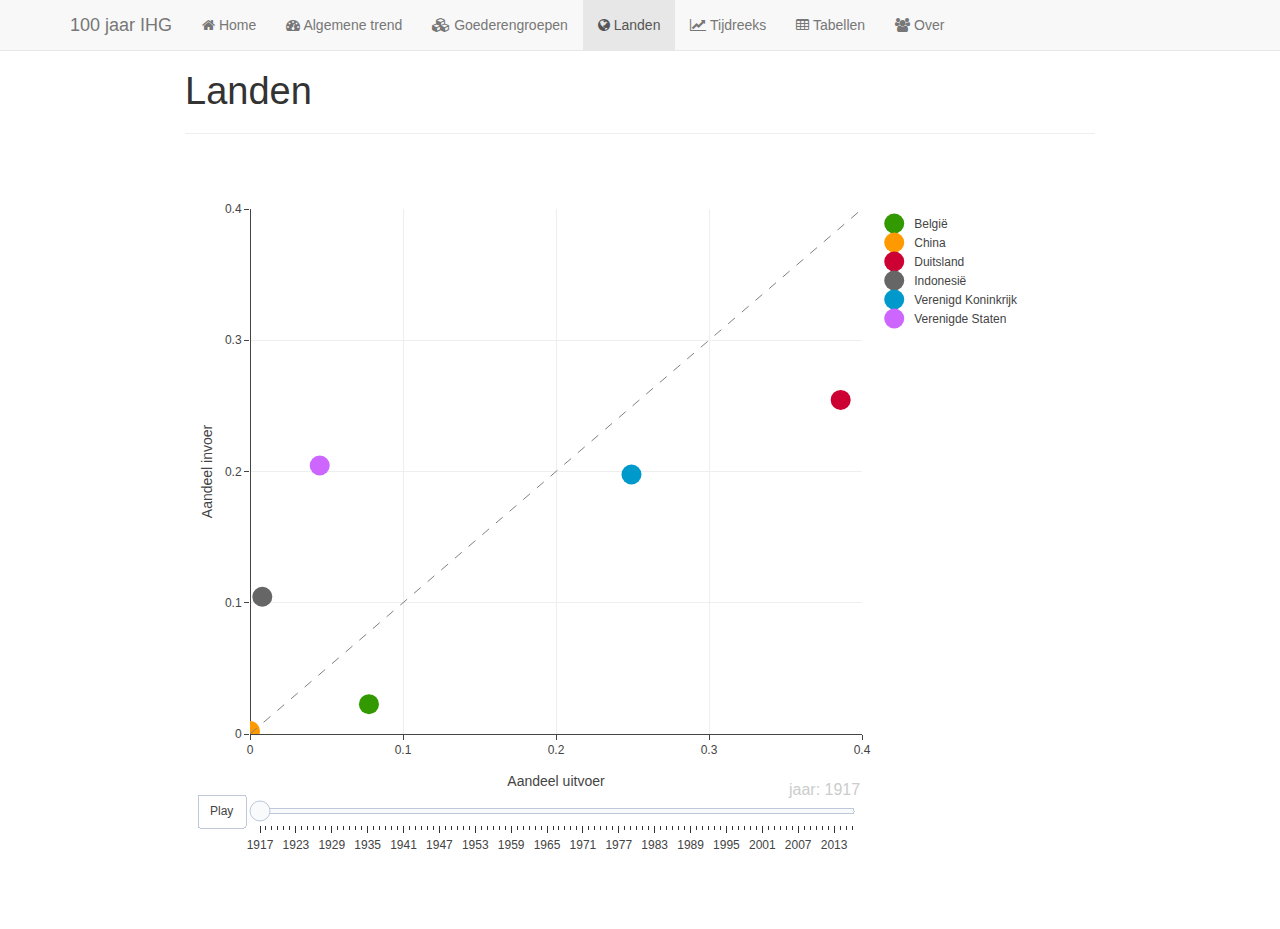
<file: 100jaarIHG/land.html>
<!DOCTYPE html>

<html xmlns="http://www.w3.org/1999/xhtml">

<head>

<meta charset="utf-8" />
<meta http-equiv="Content-Type" content="text/html; charset=utf-8" />
<meta name="generator" content="pandoc" />




<title>Landen</title>

<script src="site_libs/jquery-1.11.3/jquery.min.js"></script>
<meta name="viewport" content="width=device-width, initial-scale=1" />
<link href="site_libs/bootstrap-3.3.5/css/bootstrap.min.css" rel="stylesheet" />
<script src="site_libs/bootstrap-3.3.5/js/bootstrap.min.js"></script>
<script src="site_libs/bootstrap-3.3.5/shim/html5shiv.min.js"></script>
<script src="site_libs/bootstrap-3.3.5/shim/respond.min.js"></script>
<script src="site_libs/navigation-1.1/tabsets.js"></script>
<link href="site_libs/highlightjs-1.1/default.css" rel="stylesheet" />
<script src="site_libs/highlightjs-1.1/highlight.js"></script>
<script src="site_libs/htmlwidgets-0.9/htmlwidgets.js"></script>
<script src="site_libs/plotly-binding-4.7.1/plotly.js"></script>
<script src="site_libs/typedarray-0.1/typedarray.min.js"></script>
<link href="site_libs/crosstalk-1.0.0/css/crosstalk.css" rel="stylesheet" />
<script src="site_libs/crosstalk-1.0.0/js/crosstalk.min.js"></script>
<link href="site_libs/plotlyjs-1.29.2/plotly-htmlwidgets.css" rel="stylesheet" />
<script src="site_libs/plotlyjs-1.29.2/plotly-latest.min.js"></script>
<link href="site_libs/font-awesome-4.5.0/css/font-awesome.min.css" rel="stylesheet" />

<style type="text/css">code{white-space: pre;}</style>
<style type="text/css">
  pre:not([class]) {
    background-color: white;
  }
</style>
<script type="text/javascript">
if (window.hljs && document.readyState && document.readyState === "complete") {
   window.setTimeout(function() {
      hljs.initHighlighting();
   }, 0);
}
</script>



<style type="text/css">
h1 {
  font-size: 34px;
}
h1.title {
  font-size: 38px;
}
h2 {
  font-size: 30px;
}
h3 {
  font-size: 24px;
}
h4 {
  font-size: 18px;
}
h5 {
  font-size: 16px;
}
h6 {
  font-size: 12px;
}
.table th:not([align]) {
  text-align: left;
}
</style>


</head>

<body>

<style type = "text/css">
.main-container {
  max-width: 940px;
  margin-left: auto;
  margin-right: auto;
}
code {
  color: inherit;
  background-color: rgba(0, 0, 0, 0.04);
}
img {
  max-width:100%;
  height: auto;
}
.tabbed-pane {
  padding-top: 12px;
}
button.code-folding-btn:focus {
  outline: none;
}
</style>


<style type="text/css">
/* padding for bootstrap navbar */
body {
  padding-top: 51px;
  padding-bottom: 40px;
}
/* offset scroll position for anchor links (for fixed navbar)  */
.section h1 {
  padding-top: 56px;
  margin-top: -56px;
}

.section h2 {
  padding-top: 56px;
  margin-top: -56px;
}
.section h3 {
  padding-top: 56px;
  margin-top: -56px;
}
.section h4 {
  padding-top: 56px;
  margin-top: -56px;
}
.section h5 {
  padding-top: 56px;
  margin-top: -56px;
}
.section h6 {
  padding-top: 56px;
  margin-top: -56px;
}
</style>

<script>
// manage active state of menu based on current page
$(document).ready(function () {
  // active menu anchor
  href = window.location.pathname
  href = href.substr(href.lastIndexOf('/') + 1)
  if (href === "")
    href = "index.html";
  var menuAnchor = $('a[href="' + href + '"]');

  // mark it active
  menuAnchor.parent().addClass('active');

  // if it's got a parent navbar menu mark it active as well
  menuAnchor.closest('li.dropdown').addClass('active');
});
</script>


<div class="container-fluid main-container">

<!-- tabsets -->
<script>
$(document).ready(function () {
  window.buildTabsets("TOC");
});
</script>

<!-- code folding -->






<div class="navbar navbar-default  navbar-fixed-top" role="navigation">
  <div class="container">
    <div class="navbar-header">
      <button type="button" class="navbar-toggle collapsed" data-toggle="collapse" data-target="#navbar">
        <span class="icon-bar"></span>
        <span class="icon-bar"></span>
        <span class="icon-bar"></span>
      </button>
      <a class="navbar-brand" href="index.html">100 jaar IHG</a>
    </div>
    <div id="navbar" class="navbar-collapse collapse">
      <ul class="nav navbar-nav">
        <li>
  <a href="index.html">
    <span class="fa fa-home"></span>
     
    Home
  </a>
</li>
<li>
  <a href="verhaal.html">
    <span class="fa fa-dashboard"></span>
     
    Algemene trend
  </a>
</li>
<li>
  <a href="goed.html">
    <span class="fa fa-cubes"></span>
     
    Goederengroepen
  </a>
</li>
<li>
  <a href="land.html">
    <span class="fa fa-globe"></span>
     
    Landen
  </a>
</li>
<li>
  <a href="tijdreeks.html">
    <span class="fa fa-line-chart"></span>
     
    Tijdreeks
  </a>
</li>
<li>
  <a href="tabellen.html">
    <span class="fa fa-table"></span>
     
    Tabellen
  </a>
</li>
<li>
  <a href="over.html">
    <span class="fa fa-group"></span>
     
    Over
  </a>
</li>
      </ul>
      <ul class="nav navbar-nav navbar-right">
        
      </ul>
    </div><!--/.nav-collapse -->
  </div><!--/.container -->
</div><!--/.navbar -->

<div class="fluid-row" id="header">



<h1 class="title toc-ignore">Landen</h1>

</div>


<hr />
<p>
<br>
<p>
<div id="88261e40744" style="width:850px;height:675px;" class="plotly html-widget"></div>
<script type="application/json" data-for="88261e40744">{"x":{"visdat":{"8826de530c1":["function () ","plotlyVisDat"]},"cur_data":"8826de530c1","attrs":{"8826de530c1":{"x":{},"y":{},"text":{},"hoverinfo":"text","size":{},"alpha":1,"sizes":[20,20],"type":"scatter","mode":"markers","color":{},"colors":["#339900","#ff9900","#cc0033","#666666","#0099cc","#cc66ff"],"frame":{},"ids":{}},"8826de530c1.1":{"x":0,"y":0,"xend":0.8,"yend":0.8,"type":"scatter","mode":"lines","showlegend":false,"line":{"color":"grey","width":1,"dash":"dash"}}},"layout":{"width":850,"height":675,"margin":{"b":40,"l":60,"t":25,"r":10},"xaxis":{"domain":[0,1],"title":"Aandeel uitvoer","ticks":"outside","range":[0,0.4],"nticks":5},"yaxis":{"domain":[0,1],"title":"Aandeel invoer","ticks":"outside","range":[0,0.4],"nticks":5},"hovermode":"closest","showlegend":true,"sliders":[{"currentvalue":{"prefix":"jaar: ","xanchor":"right","font":{"size":16,"color":"rgba(204,204,204,1)"}},"steps":[{"method":"animate","args":[["1917"],{"transition":{"duration":1000,"easing":"linear"},"frame":{"duration":1000,"redraw":false},"mode":"immediate"}],"label":"1917","value":"1917"},{"method":"animate","args":[["1918"],{"transition":{"duration":1000,"easing":"linear"},"frame":{"duration":1000,"redraw":false},"mode":"immediate"}],"label":"1918","value":"1918"},{"method":"animate","args":[["1919"],{"transition":{"duration":1000,"easing":"linear"},"frame":{"duration":1000,"redraw":false},"mode":"immediate"}],"label":"1919","value":"1919"},{"method":"animate","args":[["1920"],{"transition":{"duration":1000,"easing":"linear"},"frame":{"duration":1000,"redraw":false},"mode":"immediate"}],"label":"1920","value":"1920"},{"method":"animate","args":[["1921"],{"transition":{"duration":1000,"easing":"linear"},"frame":{"duration":1000,"redraw":false},"mode":"immediate"}],"label":"1921","value":"1921"},{"method":"animate","args":[["1922"],{"transition":{"duration":1000,"easing":"linear"},"frame":{"duration":1000,"redraw":false},"mode":"immediate"}],"label":"1922","value":"1922"},{"method":"animate","args":[["1923"],{"transition":{"duration":1000,"easing":"linear"},"frame":{"duration":1000,"redraw":false},"mode":"immediate"}],"label":"1923","value":"1923"},{"method":"animate","args":[["1924"],{"transition":{"duration":1000,"easing":"linear"},"frame":{"duration":1000,"redraw":false},"mode":"immediate"}],"label":"1924","value":"1924"},{"method":"animate","args":[["1925"],{"transition":{"duration":1000,"easing":"linear"},"frame":{"duration":1000,"redraw":false},"mode":"immediate"}],"label":"1925","value":"1925"},{"method":"animate","args":[["1926"],{"transition":{"duration":1000,"easing":"linear"},"frame":{"duration":1000,"redraw":false},"mode":"immediate"}],"label":"1926","value":"1926"},{"method":"animate","args":[["1927"],{"transition":{"duration":1000,"easing":"linear"},"frame":{"duration":1000,"redraw":false},"mode":"immediate"}],"label":"1927","value":"1927"},{"method":"animate","args":[["1928"],{"transition":{"duration":1000,"easing":"linear"},"frame":{"duration":1000,"redraw":false},"mode":"immediate"}],"label":"1928","value":"1928"},{"method":"animate","args":[["1929"],{"transition":{"duration":1000,"easing":"linear"},"frame":{"duration":1000,"redraw":false},"mode":"immediate"}],"label":"1929","value":"1929"},{"method":"animate","args":[["1930"],{"transition":{"duration":1000,"easing":"linear"},"frame":{"duration":1000,"redraw":false},"mode":"immediate"}],"label":"1930","value":"1930"},{"method":"animate","args":[["1931"],{"transition":{"duration":1000,"easing":"linear"},"frame":{"duration":1000,"redraw":false},"mode":"immediate"}],"label":"1931","value":"1931"},{"method":"animate","args":[["1932"],{"transition":{"duration":1000,"easing":"linear"},"frame":{"duration":1000,"redraw":false},"mode":"immediate"}],"label":"1932","value":"1932"},{"method":"animate","args":[["1933"],{"transition":{"duration":1000,"easing":"linear"},"frame":{"duration":1000,"redraw":false},"mode":"immediate"}],"label":"1933","value":"1933"},{"method":"animate","args":[["1934"],{"transition":{"duration":1000,"easing":"linear"},"frame":{"duration":1000,"redraw":false},"mode":"immediate"}],"label":"1934","value":"1934"},{"method":"animate","args":[["1935"],{"transition":{"duration":1000,"easing":"linear"},"frame":{"duration":1000,"redraw":false},"mode":"immediate"}],"label":"1935","value":"1935"},{"method":"animate","args":[["1936"],{"transition":{"duration":1000,"easing":"linear"},"frame":{"duration":1000,"redraw":false},"mode":"immediate"}],"label":"1936","value":"1936"},{"method":"animate","args":[["1937"],{"transition":{"duration":1000,"easing":"linear"},"frame":{"duration":1000,"redraw":false},"mode":"immediate"}],"label":"1937","value":"1937"},{"method":"animate","args":[["1938"],{"transition":{"duration":1000,"easing":"linear"},"frame":{"duration":1000,"redraw":false},"mode":"immediate"}],"label":"1938","value":"1938"},{"method":"animate","args":[["1939"],{"transition":{"duration":1000,"easing":"linear"},"frame":{"duration":1000,"redraw":false},"mode":"immediate"}],"label":"1939","value":"1939"},{"method":"animate","args":[["1940"],{"transition":{"duration":1000,"easing":"linear"},"frame":{"duration":1000,"redraw":false},"mode":"immediate"}],"label":"1940","value":"1940"},{"method":"animate","args":[["1941"],{"transition":{"duration":1000,"easing":"linear"},"frame":{"duration":1000,"redraw":false},"mode":"immediate"}],"label":"1941","value":"1941"},{"method":"animate","args":[["1942"],{"transition":{"duration":1000,"easing":"linear"},"frame":{"duration":1000,"redraw":false},"mode":"immediate"}],"label":"1942","value":"1942"},{"method":"animate","args":[["1943"],{"transition":{"duration":1000,"easing":"linear"},"frame":{"duration":1000,"redraw":false},"mode":"immediate"}],"label":"1943","value":"1943"},{"method":"animate","args":[["1944"],{"transition":{"duration":1000,"easing":"linear"},"frame":{"duration":1000,"redraw":false},"mode":"immediate"}],"label":"1944","value":"1944"},{"method":"animate","args":[["1945"],{"transition":{"duration":1000,"easing":"linear"},"frame":{"duration":1000,"redraw":false},"mode":"immediate"}],"label":"1945","value":"1945"},{"method":"animate","args":[["1946"],{"transition":{"duration":1000,"easing":"linear"},"frame":{"duration":1000,"redraw":false},"mode":"immediate"}],"label":"1946","value":"1946"},{"method":"animate","args":[["1947"],{"transition":{"duration":1000,"easing":"linear"},"frame":{"duration":1000,"redraw":false},"mode":"immediate"}],"label":"1947","value":"1947"},{"method":"animate","args":[["1948"],{"transition":{"duration":1000,"easing":"linear"},"frame":{"duration":1000,"redraw":false},"mode":"immediate"}],"label":"1948","value":"1948"},{"method":"animate","args":[["1949"],{"transition":{"duration":1000,"easing":"linear"},"frame":{"duration":1000,"redraw":false},"mode":"immediate"}],"label":"1949","value":"1949"},{"method":"animate","args":[["1950"],{"transition":{"duration":1000,"easing":"linear"},"frame":{"duration":1000,"redraw":false},"mode":"immediate"}],"label":"1950","value":"1950"},{"method":"animate","args":[["1951"],{"transition":{"duration":1000,"easing":"linear"},"frame":{"duration":1000,"redraw":false},"mode":"immediate"}],"label":"1951","value":"1951"},{"method":"animate","args":[["1952"],{"transition":{"duration":1000,"easing":"linear"},"frame":{"duration":1000,"redraw":false},"mode":"immediate"}],"label":"1952","value":"1952"},{"method":"animate","args":[["1953"],{"transition":{"duration":1000,"easing":"linear"},"frame":{"duration":1000,"redraw":false},"mode":"immediate"}],"label":"1953","value":"1953"},{"method":"animate","args":[["1954"],{"transition":{"duration":1000,"easing":"linear"},"frame":{"duration":1000,"redraw":false},"mode":"immediate"}],"label":"1954","value":"1954"},{"method":"animate","args":[["1955"],{"transition":{"duration":1000,"easing":"linear"},"frame":{"duration":1000,"redraw":false},"mode":"immediate"}],"label":"1955","value":"1955"},{"method":"animate","args":[["1956"],{"transition":{"duration":1000,"easing":"linear"},"frame":{"duration":1000,"redraw":false},"mode":"immediate"}],"label":"1956","value":"1956"},{"method":"animate","args":[["1957"],{"transition":{"duration":1000,"easing":"linear"},"frame":{"duration":1000,"redraw":false},"mode":"immediate"}],"label":"1957","value":"1957"},{"method":"animate","args":[["1958"],{"transition":{"duration":1000,"easing":"linear"},"frame":{"duration":1000,"redraw":false},"mode":"immediate"}],"label":"1958","value":"1958"},{"method":"animate","args":[["1959"],{"transition":{"duration":1000,"easing":"linear"},"frame":{"duration":1000,"redraw":false},"mode":"immediate"}],"label":"1959","value":"1959"},{"method":"animate","args":[["1960"],{"transition":{"duration":1000,"easing":"linear"},"frame":{"duration":1000,"redraw":false},"mode":"immediate"}],"label":"1960","value":"1960"},{"method":"animate","args":[["1961"],{"transition":{"duration":1000,"easing":"linear"},"frame":{"duration":1000,"redraw":false},"mode":"immediate"}],"label":"1961","value":"1961"},{"method":"animate","args":[["1962"],{"transition":{"duration":1000,"easing":"linear"},"frame":{"duration":1000,"redraw":false},"mode":"immediate"}],"label":"1962","value":"1962"},{"method":"animate","args":[["1963"],{"transition":{"duration":1000,"easing":"linear"},"frame":{"duration":1000,"redraw":false},"mode":"immediate"}],"label":"1963","value":"1963"},{"method":"animate","args":[["1964"],{"transition":{"duration":1000,"easing":"linear"},"frame":{"duration":1000,"redraw":false},"mode":"immediate"}],"label":"1964","value":"1964"},{"method":"animate","args":[["1965"],{"transition":{"duration":1000,"easing":"linear"},"frame":{"duration":1000,"redraw":false},"mode":"immediate"}],"label":"1965","value":"1965"},{"method":"animate","args":[["1966"],{"transition":{"duration":1000,"easing":"linear"},"frame":{"duration":1000,"redraw":false},"mode":"immediate"}],"label":"1966","value":"1966"},{"method":"animate","args":[["1967"],{"transition":{"duration":1000,"easing":"linear"},"frame":{"duration":1000,"redraw":false},"mode":"immediate"}],"label":"1967","value":"1967"},{"method":"animate","args":[["1968"],{"transition":{"duration":1000,"easing":"linear"},"frame":{"duration":1000,"redraw":false},"mode":"immediate"}],"label":"1968","value":"1968"},{"method":"animate","args":[["1969"],{"transition":{"duration":1000,"easing":"linear"},"frame":{"duration":1000,"redraw":false},"mode":"immediate"}],"label":"1969","value":"1969"},{"method":"animate","args":[["1970"],{"transition":{"duration":1000,"easing":"linear"},"frame":{"duration":1000,"redraw":false},"mode":"immediate"}],"label":"1970","value":"1970"},{"method":"animate","args":[["1971"],{"transition":{"duration":1000,"easing":"linear"},"frame":{"duration":1000,"redraw":false},"mode":"immediate"}],"label":"1971","value":"1971"},{"method":"animate","args":[["1972"],{"transition":{"duration":1000,"easing":"linear"},"frame":{"duration":1000,"redraw":false},"mode":"immediate"}],"label":"1972","value":"1972"},{"method":"animate","args":[["1973"],{"transition":{"duration":1000,"easing":"linear"},"frame":{"duration":1000,"redraw":false},"mode":"immediate"}],"label":"1973","value":"1973"},{"method":"animate","args":[["1974"],{"transition":{"duration":1000,"easing":"linear"},"frame":{"duration":1000,"redraw":false},"mode":"immediate"}],"label":"1974","value":"1974"},{"method":"animate","args":[["1975"],{"transition":{"duration":1000,"easing":"linear"},"frame":{"duration":1000,"redraw":false},"mode":"immediate"}],"label":"1975","value":"1975"},{"method":"animate","args":[["1976"],{"transition":{"duration":1000,"easing":"linear"},"frame":{"duration":1000,"redraw":false},"mode":"immediate"}],"label":"1976","value":"1976"},{"method":"animate","args":[["1977"],{"transition":{"duration":1000,"easing":"linear"},"frame":{"duration":1000,"redraw":false},"mode":"immediate"}],"label":"1977","value":"1977"},{"method":"animate","args":[["1978"],{"transition":{"duration":1000,"easing":"linear"},"frame":{"duration":1000,"redraw":false},"mode":"immediate"}],"label":"1978","value":"1978"},{"method":"animate","args":[["1979"],{"transition":{"duration":1000,"easing":"linear"},"frame":{"duration":1000,"redraw":false},"mode":"immediate"}],"label":"1979","value":"1979"},{"method":"animate","args":[["1980"],{"transition":{"duration":1000,"easing":"linear"},"frame":{"duration":1000,"redraw":false},"mode":"immediate"}],"label":"1980","value":"1980"},{"method":"animate","args":[["1981"],{"transition":{"duration":1000,"easing":"linear"},"frame":{"duration":1000,"redraw":false},"mode":"immediate"}],"label":"1981","value":"1981"},{"method":"animate","args":[["1982"],{"transition":{"duration":1000,"easing":"linear"},"frame":{"duration":1000,"redraw":false},"mode":"immediate"}],"label":"1982","value":"1982"},{"method":"animate","args":[["1983"],{"transition":{"duration":1000,"easing":"linear"},"frame":{"duration":1000,"redraw":false},"mode":"immediate"}],"label":"1983","value":"1983"},{"method":"animate","args":[["1984"],{"transition":{"duration":1000,"easing":"linear"},"frame":{"duration":1000,"redraw":false},"mode":"immediate"}],"label":"1984","value":"1984"},{"method":"animate","args":[["1985"],{"transition":{"duration":1000,"easing":"linear"},"frame":{"duration":1000,"redraw":false},"mode":"immediate"}],"label":"1985","value":"1985"},{"method":"animate","args":[["1986"],{"transition":{"duration":1000,"easing":"linear"},"frame":{"duration":1000,"redraw":false},"mode":"immediate"}],"label":"1986","value":"1986"},{"method":"animate","args":[["1987"],{"transition":{"duration":1000,"easing":"linear"},"frame":{"duration":1000,"redraw":false},"mode":"immediate"}],"label":"1987","value":"1987"},{"method":"animate","args":[["1988"],{"transition":{"duration":1000,"easing":"linear"},"frame":{"duration":1000,"redraw":false},"mode":"immediate"}],"label":"1988","value":"1988"},{"method":"animate","args":[["1989"],{"transition":{"duration":1000,"easing":"linear"},"frame":{"duration":1000,"redraw":false},"mode":"immediate"}],"label":"1989","value":"1989"},{"method":"animate","args":[["1990"],{"transition":{"duration":1000,"easing":"linear"},"frame":{"duration":1000,"redraw":false},"mode":"immediate"}],"label":"1990","value":"1990"},{"method":"animate","args":[["1991"],{"transition":{"duration":1000,"easing":"linear"},"frame":{"duration":1000,"redraw":false},"mode":"immediate"}],"label":"1991","value":"1991"},{"method":"animate","args":[["1992"],{"transition":{"duration":1000,"easing":"linear"},"frame":{"duration":1000,"redraw":false},"mode":"immediate"}],"label":"1992","value":"1992"},{"method":"animate","args":[["1993"],{"transition":{"duration":1000,"easing":"linear"},"frame":{"duration":1000,"redraw":false},"mode":"immediate"}],"label":"1993","value":"1993"},{"method":"animate","args":[["1994"],{"transition":{"duration":1000,"easing":"linear"},"frame":{"duration":1000,"redraw":false},"mode":"immediate"}],"label":"1994","value":"1994"},{"method":"animate","args":[["1995"],{"transition":{"duration":1000,"easing":"linear"},"frame":{"duration":1000,"redraw":false},"mode":"immediate"}],"label":"1995","value":"1995"},{"method":"animate","args":[["1996"],{"transition":{"duration":1000,"easing":"linear"},"frame":{"duration":1000,"redraw":false},"mode":"immediate"}],"label":"1996","value":"1996"},{"method":"animate","args":[["1997"],{"transition":{"duration":1000,"easing":"linear"},"frame":{"duration":1000,"redraw":false},"mode":"immediate"}],"label":"1997","value":"1997"},{"method":"animate","args":[["1998"],{"transition":{"duration":1000,"easing":"linear"},"frame":{"duration":1000,"redraw":false},"mode":"immediate"}],"label":"1998","value":"1998"},{"method":"animate","args":[["1999"],{"transition":{"duration":1000,"easing":"linear"},"frame":{"duration":1000,"redraw":false},"mode":"immediate"}],"label":"1999","value":"1999"},{"method":"animate","args":[["2000"],{"transition":{"duration":1000,"easing":"linear"},"frame":{"duration":1000,"redraw":false},"mode":"immediate"}],"label":"2000","value":"2000"},{"method":"animate","args":[["2001"],{"transition":{"duration":1000,"easing":"linear"},"frame":{"duration":1000,"redraw":false},"mode":"immediate"}],"label":"2001","value":"2001"},{"method":"animate","args":[["2002"],{"transition":{"duration":1000,"easing":"linear"},"frame":{"duration":1000,"redraw":false},"mode":"immediate"}],"label":"2002","value":"2002"},{"method":"animate","args":[["2003"],{"transition":{"duration":1000,"easing":"linear"},"frame":{"duration":1000,"redraw":false},"mode":"immediate"}],"label":"2003","value":"2003"},{"method":"animate","args":[["2004"],{"transition":{"duration":1000,"easing":"linear"},"frame":{"duration":1000,"redraw":false},"mode":"immediate"}],"label":"2004","value":"2004"},{"method":"animate","args":[["2005"],{"transition":{"duration":1000,"easing":"linear"},"frame":{"duration":1000,"redraw":false},"mode":"immediate"}],"label":"2005","value":"2005"},{"method":"animate","args":[["2006"],{"transition":{"duration":1000,"easing":"linear"},"frame":{"duration":1000,"redraw":false},"mode":"immediate"}],"label":"2006","value":"2006"},{"method":"animate","args":[["2007"],{"transition":{"duration":1000,"easing":"linear"},"frame":{"duration":1000,"redraw":false},"mode":"immediate"}],"label":"2007","value":"2007"},{"method":"animate","args":[["2008"],{"transition":{"duration":1000,"easing":"linear"},"frame":{"duration":1000,"redraw":false},"mode":"immediate"}],"label":"2008","value":"2008"},{"method":"animate","args":[["2009"],{"transition":{"duration":1000,"easing":"linear"},"frame":{"duration":1000,"redraw":false},"mode":"immediate"}],"label":"2009","value":"2009"},{"method":"animate","args":[["2010"],{"transition":{"duration":1000,"easing":"linear"},"frame":{"duration":1000,"redraw":false},"mode":"immediate"}],"label":"2010","value":"2010"},{"method":"animate","args":[["2011"],{"transition":{"duration":1000,"easing":"linear"},"frame":{"duration":1000,"redraw":false},"mode":"immediate"}],"label":"2011","value":"2011"},{"method":"animate","args":[["2012"],{"transition":{"duration":1000,"easing":"linear"},"frame":{"duration":1000,"redraw":false},"mode":"immediate"}],"label":"2012","value":"2012"},{"method":"animate","args":[["2013"],{"transition":{"duration":1000,"easing":"linear"},"frame":{"duration":1000,"redraw":false},"mode":"immediate"}],"label":"2013","value":"2013"},{"method":"animate","args":[["2014"],{"transition":{"duration":1000,"easing":"linear"},"frame":{"duration":1000,"redraw":false},"mode":"immediate"}],"label":"2014","value":"2014"},{"method":"animate","args":[["2015"],{"transition":{"duration":1000,"easing":"linear"},"frame":{"duration":1000,"redraw":false},"mode":"immediate"}],"label":"2015","value":"2015"},{"method":"animate","args":[["2016"],{"transition":{"duration":1000,"easing":"linear"},"frame":{"duration":1000,"redraw":false},"mode":"immediate"}],"label":"2016","value":"2016"}],"visible":true,"pad":{"t":40}}],"updatemenus":[{"type":"buttons","direction":"right","showactive":false,"y":0,"x":0,"yanchor":"top","xanchor":"right","pad":{"t":60,"r":5},"buttons":[{"label":"Play","method":"animate","args":[null,{"fromcurrent":true,"mode":"immediate","transition":{"duration":1000,"easing":"linear"},"frame":{"duration":1000,"redraw":false}}]}]}]},"source":"A","config":{"modeBarButtonsToAdd":[{"name":"Collaborate","icon":{"width":1000,"ascent":500,"descent":-50,"path":"M487 375c7-10 9-23 5-36l-79-259c-3-12-11-23-22-31-11-8-22-12-35-12l-263 0c-15 0-29 5-43 15-13 10-23 23-28 37-5 13-5 25-1 37 0 0 0 3 1 7 1 5 1 8 1 11 0 2 0 4-1 6 0 3-1 5-1 6 1 2 2 4 3 6 1 2 2 4 4 6 2 3 4 5 5 7 5 7 9 16 13 26 4 10 7 19 9 26 0 2 0 5 0 9-1 4-1 6 0 8 0 2 2 5 4 8 3 3 5 5 5 7 4 6 8 15 12 26 4 11 7 19 7 26 1 1 0 4 0 9-1 4-1 7 0 8 1 2 3 5 6 8 4 4 6 6 6 7 4 5 8 13 13 24 4 11 7 20 7 28 1 1 0 4 0 7-1 3-1 6-1 7 0 2 1 4 3 6 1 1 3 4 5 6 2 3 3 5 5 6 1 2 3 5 4 9 2 3 3 7 5 10 1 3 2 6 4 10 2 4 4 7 6 9 2 3 4 5 7 7 3 2 7 3 11 3 3 0 8 0 13-1l0-1c7 2 12 2 14 2l218 0c14 0 25-5 32-16 8-10 10-23 6-37l-79-259c-7-22-13-37-20-43-7-7-19-10-37-10l-248 0c-5 0-9-2-11-5-2-3-2-7 0-12 4-13 18-20 41-20l264 0c5 0 10 2 16 5 5 3 8 6 10 11l85 282c2 5 2 10 2 17 7-3 13-7 17-13z m-304 0c-1-3-1-5 0-7 1-1 3-2 6-2l174 0c2 0 4 1 7 2 2 2 4 4 5 7l6 18c0 3 0 5-1 7-1 1-3 2-6 2l-173 0c-3 0-5-1-8-2-2-2-4-4-4-7z m-24-73c-1-3-1-5 0-7 2-2 3-2 6-2l174 0c2 0 5 0 7 2 3 2 4 4 5 7l6 18c1 2 0 5-1 6-1 2-3 3-5 3l-174 0c-3 0-5-1-7-3-3-1-4-4-5-6z"},"click":"function(gd) { \n        // is this being viewed in RStudio?\n        if (location.search == '?viewer_pane=1') {\n          alert('To learn about plotly for collaboration, visit:\\n https://cpsievert.github.io/plotly_book/plot-ly-for-collaboration.html');\n        } else {\n          window.open('https://cpsievert.github.io/plotly_book/plot-ly-for-collaboration.html', '_blank');\n        }\n      }"}],"cloud":false},"data":[{"x":[0.0777479892761394],"y":[0.0227272727272727],"text":"Land: België<br>Aandeel in invoer: 2 %<br>Aandeel in uitvoer: 8 %<br>Invoer (miljoen euro): 10<br>Uitvoer (miljoen euro): 29<br>Handelsbalans (miljoen euro): 19","hoverinfo":"text","type":"scatter","mode":"markers","frame":"1917","ids":["België"],"name":"België","marker":{"size":20,"sizemode":"area","fillcolor":"rgba(51,153,0,0.5)","color":"rgba(51,153,0,1)","line":{"color":"transparent"}},"xaxis":"x","yaxis":"y","visible":true},{"x":[0],"y":[0.00227272727272727],"text":"Land: China<br>Aandeel in invoer: 0 %<br>Aandeel in uitvoer: 0 %<br>Invoer (miljoen euro): 1<br>Uitvoer (miljoen euro): 0<br>Handelsbalans (miljoen euro): 0","hoverinfo":"text","type":"scatter","mode":"markers","frame":"1917","ids":["China"],"name":"China","marker":{"size":20,"sizemode":"area","fillcolor":"rgba(255,153,0,0.5)","color":"rgba(255,153,0,1)","line":{"color":"transparent"}},"xaxis":"x","yaxis":"y","visible":true},{"x":[0.386058981233244],"y":[0.254545454545455],"text":"Land: Duitsland<br>Aandeel in invoer: 25 %<br>Aandeel in uitvoer: 39 %<br>Invoer (miljoen euro): 112<br>Uitvoer (miljoen euro): 144<br>Handelsbalans (miljoen euro): 32","hoverinfo":"text","type":"scatter","mode":"markers","frame":"1917","ids":["Duitsland"],"name":"Duitsland","marker":{"size":20,"sizemode":"area","fillcolor":"rgba(204,0,51,0.5)","color":"rgba(204,0,51,1)","line":{"color":"transparent"}},"xaxis":"x","yaxis":"y","visible":true},{"x":[0.00804289544235925],"y":[0.104545454545455],"text":"Land: Indonesië<br>Aandeel in invoer: 10 %<br>Aandeel in uitvoer: 1 %<br>Invoer (miljoen euro): 46<br>Uitvoer (miljoen euro): 3<br>Handelsbalans (miljoen euro): -43","hoverinfo":"text","type":"scatter","mode":"markers","frame":"1917","ids":["Indonesië"],"name":"Indonesië","marker":{"size":20,"sizemode":"area","fillcolor":"rgba(102,102,102,0.5)","color":"rgba(102,102,102,1)","line":{"color":"transparent"}},"xaxis":"x","yaxis":"y","visible":true},{"x":[0.249329758713137],"y":[0.197727272727273],"text":"Land: Verenigd Koninkrijk<br>Aandeel in invoer: 20 %<br>Aandeel in uitvoer: 25 %<br>Invoer (miljoen euro): 87<br>Uitvoer (miljoen euro): 93<br>Handelsbalans (miljoen euro): 6","hoverinfo":"text","type":"scatter","mode":"markers","frame":"1917","ids":["Verenigd Koninkrijk"],"name":"Verenigd Koninkrijk","marker":{"size":20,"sizemode":"area","fillcolor":"rgba(0,153,204,0.5)","color":"rgba(0,153,204,1)","line":{"color":"transparent"}},"xaxis":"x","yaxis":"y","visible":true},{"x":[0.0455764075067024],"y":[0.204545454545455],"text":"Land: Verenigde Staten<br>Aandeel in invoer: 20 %<br>Aandeel in uitvoer: 5 %<br>Invoer (miljoen euro): 90<br>Uitvoer (miljoen euro): 17<br>Handelsbalans (miljoen euro): -73","hoverinfo":"text","type":"scatter","mode":"markers","frame":"1917","ids":["Verenigde Staten"],"name":"Verenigde Staten","marker":{"size":20,"sizemode":"area","fillcolor":"rgba(204,102,255,0.5)","color":"rgba(204,102,255,1)","line":{"color":"transparent"}},"xaxis":"x","yaxis":"y","visible":true},{"x":[0,0.8],"y":[0,0.8],"type":"scatter","mode":"lines","showlegend":false,"line":{"fillcolor":"rgba(31,119,180,1)","color":"grey","width":1,"dash":"dash"},"xaxis":"x","yaxis":"y","frame":null}],"highlight":{"on":"plotly_click","persistent":false,"dynamic":false,"selectize":false,"opacityDim":0.2,"selected":{"opacity":1}},"frames":[{"name":"1917","data":[{"x":[0.0777479892761394],"y":[0.0227272727272727],"text":"Land: België<br>Aandeel in invoer: 2 %<br>Aandeel in uitvoer: 8 %<br>Invoer (miljoen euro): 10<br>Uitvoer (miljoen euro): 29<br>Handelsbalans (miljoen euro): 19","hoverinfo":"text","type":"scatter","mode":"markers","frame":"1917","ids":["België"],"name":"België","marker":{"size":20,"sizemode":"area","fillcolor":"rgba(51,153,0,0.5)","color":"rgba(51,153,0,1)","line":{"color":"transparent"}},"xaxis":"x","yaxis":"y","visible":true},{"x":[0],"y":[0.00227272727272727],"text":"Land: China<br>Aandeel in invoer: 0 %<br>Aandeel in uitvoer: 0 %<br>Invoer (miljoen euro): 1<br>Uitvoer (miljoen euro): 0<br>Handelsbalans (miljoen euro): 0","hoverinfo":"text","type":"scatter","mode":"markers","frame":"1917","ids":["China"],"name":"China","marker":{"size":20,"sizemode":"area","fillcolor":"rgba(255,153,0,0.5)","color":"rgba(255,153,0,1)","line":{"color":"transparent"}},"xaxis":"x","yaxis":"y","visible":true},{"x":[0.386058981233244],"y":[0.254545454545455],"text":"Land: Duitsland<br>Aandeel in invoer: 25 %<br>Aandeel in uitvoer: 39 %<br>Invoer (miljoen euro): 112<br>Uitvoer (miljoen euro): 144<br>Handelsbalans (miljoen euro): 32","hoverinfo":"text","type":"scatter","mode":"markers","frame":"1917","ids":["Duitsland"],"name":"Duitsland","marker":{"size":20,"sizemode":"area","fillcolor":"rgba(204,0,51,0.5)","color":"rgba(204,0,51,1)","line":{"color":"transparent"}},"xaxis":"x","yaxis":"y","visible":true},{"x":[0.00804289544235925],"y":[0.104545454545455],"text":"Land: Indonesië<br>Aandeel in invoer: 10 %<br>Aandeel in uitvoer: 1 %<br>Invoer (miljoen euro): 46<br>Uitvoer (miljoen euro): 3<br>Handelsbalans (miljoen euro): -43","hoverinfo":"text","type":"scatter","mode":"markers","frame":"1917","ids":["Indonesië"],"name":"Indonesië","marker":{"size":20,"sizemode":"area","fillcolor":"rgba(102,102,102,0.5)","color":"rgba(102,102,102,1)","line":{"color":"transparent"}},"xaxis":"x","yaxis":"y","visible":true},{"x":[0.249329758713137],"y":[0.197727272727273],"text":"Land: Verenigd Koninkrijk<br>Aandeel in invoer: 20 %<br>Aandeel in uitvoer: 25 %<br>Invoer (miljoen euro): 87<br>Uitvoer (miljoen euro): 93<br>Handelsbalans (miljoen euro): 6","hoverinfo":"text","type":"scatter","mode":"markers","frame":"1917","ids":["Verenigd Koninkrijk"],"name":"Verenigd Koninkrijk","marker":{"size":20,"sizemode":"area","fillcolor":"rgba(0,153,204,0.5)","color":"rgba(0,153,204,1)","line":{"color":"transparent"}},"xaxis":"x","yaxis":"y","visible":true},{"x":[0.0455764075067024],"y":[0.204545454545455],"text":"Land: Verenigde Staten<br>Aandeel in invoer: 20 %<br>Aandeel in uitvoer: 5 %<br>Invoer (miljoen euro): 90<br>Uitvoer (miljoen euro): 17<br>Handelsbalans (miljoen euro): -73","hoverinfo":"text","type":"scatter","mode":"markers","frame":"1917","ids":["Verenigde Staten"],"name":"Verenigde Staten","marker":{"size":20,"sizemode":"area","fillcolor":"rgba(204,102,255,0.5)","color":"rgba(204,102,255,1)","line":{"color":"transparent"}},"xaxis":"x","yaxis":"y","visible":true}],"traces":[0,1,2,3,4,5]},{"name":"1918","data":[{"x":[0.0514285714285714],"y":[0.0214285714285714],"text":"Land: België<br>Aandeel in invoer: 2 %<br>Aandeel in uitvoer: 5 %<br>Invoer (miljoen euro): 6<br>Uitvoer (miljoen euro): 9<br>Handelsbalans (miljoen euro): 3","hoverinfo":"text","type":"scatter","mode":"markers","frame":"1918","ids":["België"],"name":"België","marker":{"size":20,"sizemode":"area","fillcolor":"rgba(51,153,0,0.5)","color":"rgba(51,153,0,1)","line":{"color":"transparent"}},"xaxis":"x","yaxis":"y","visible":true},{"x":[0],"y":[0],"text":"Land: China<br>Aandeel in invoer: 0 %<br>Aandeel in uitvoer: 0 %<br>Invoer (miljoen euro): 0<br>Uitvoer (miljoen euro): 0<br>Handelsbalans (miljoen euro): 0","hoverinfo":"text","type":"scatter","mode":"markers","frame":"1918","ids":["China"],"name":"China","marker":{"size":20,"sizemode":"area","fillcolor":"rgba(255,153,0,0.5)","color":"rgba(255,153,0,1)","line":{"color":"transparent"}},"xaxis":"x","yaxis":"y","visible":true},{"x":[0.4],"y":[0.521428571428571],"text":"Land: Duitsland<br>Aandeel in invoer: 52 %<br>Aandeel in uitvoer: 40 %<br>Invoer (miljoen euro): 146<br>Uitvoer (miljoen euro): 70<br>Handelsbalans (miljoen euro): -76","hoverinfo":"text","type":"scatter","mode":"markers","frame":"1918","ids":["Duitsland"],"name":"Duitsland","marker":{"size":20,"sizemode":"area","fillcolor":"rgba(204,0,51,0.5)","color":"rgba(204,0,51,1)","line":{"color":"transparent"}},"xaxis":"x","yaxis":"y","visible":true},{"x":[0.0171428571428571],"y":[0.00714285714285714],"text":"Land: Indonesië<br>Aandeel in invoer: 1 %<br>Aandeel in uitvoer: 2 %<br>Invoer (miljoen euro): 2<br>Uitvoer (miljoen euro): 3<br>Handelsbalans (miljoen euro): 1","hoverinfo":"text","type":"scatter","mode":"markers","frame":"1918","ids":["Indonesië"],"name":"Indonesië","marker":{"size":20,"sizemode":"area","fillcolor":"rgba(102,102,102,0.5)","color":"rgba(102,102,102,1)","line":{"color":"transparent"}},"xaxis":"x","yaxis":"y","visible":true},{"x":[0.194285714285714],"y":[0.0857142857142857],"text":"Land: Verenigd Koninkrijk<br>Aandeel in invoer: 9 %<br>Aandeel in uitvoer: 19 %<br>Invoer (miljoen euro): 24<br>Uitvoer (miljoen euro): 34<br>Handelsbalans (miljoen euro): 10","hoverinfo":"text","type":"scatter","mode":"markers","frame":"1918","ids":["Verenigd Koninkrijk"],"name":"Verenigd Koninkrijk","marker":{"size":20,"sizemode":"area","fillcolor":"rgba(0,153,204,0.5)","color":"rgba(0,153,204,1)","line":{"color":"transparent"}},"xaxis":"x","yaxis":"y","visible":true},{"x":[0.0342857142857143],"y":[0.0392857142857143],"text":"Land: Verenigde Staten<br>Aandeel in invoer: 4 %<br>Aandeel in uitvoer: 3 %<br>Invoer (miljoen euro): 11<br>Uitvoer (miljoen euro): 6<br>Handelsbalans (miljoen euro): -5","hoverinfo":"text","type":"scatter","mode":"markers","frame":"1918","ids":["Verenigde Staten"],"name":"Verenigde Staten","marker":{"size":20,"sizemode":"area","fillcolor":"rgba(204,102,255,0.5)","color":"rgba(204,102,255,1)","line":{"color":"transparent"}},"xaxis":"x","yaxis":"y","visible":true}],"traces":[0,1,2,3,4,5]},{"name":"1919","data":[{"x":[0.129829984544049],"y":[0.0777604976671851],"text":"Land: België<br>Aandeel in invoer: 8 %<br>Aandeel in uitvoer: 13 %<br>Invoer (miljoen euro): 100<br>Uitvoer (miljoen euro): 84<br>Handelsbalans (miljoen euro): -16","hoverinfo":"text","type":"scatter","mode":"markers","frame":"1919","ids":["België"],"name":"België","marker":{"size":20,"sizemode":"area","fillcolor":"rgba(51,153,0,0.5)","color":"rgba(51,153,0,1)","line":{"color":"transparent"}},"xaxis":"x","yaxis":"y","visible":true},{"x":[0.00154559505409583],"y":[0.00855365474339036],"text":"Land: China<br>Aandeel in invoer: 1 %<br>Aandeel in uitvoer: 0 %<br>Invoer (miljoen euro): 11<br>Uitvoer (miljoen euro): 1<br>Handelsbalans (miljoen euro): -10","hoverinfo":"text","type":"scatter","mode":"markers","frame":"1919","ids":["China"],"name":"China","marker":{"size":20,"sizemode":"area","fillcolor":"rgba(255,153,0,0.5)","color":"rgba(255,153,0,1)","line":{"color":"transparent"}},"xaxis":"x","yaxis":"y","visible":true},{"x":[0.404945904173107],"y":[0.315707620528771],"text":"Land: Duitsland<br>Aandeel in invoer: 32 %<br>Aandeel in uitvoer: 40 %<br>Invoer (miljoen euro): 406<br>Uitvoer (miljoen euro): 262<br>Handelsbalans (miljoen euro): -144","hoverinfo":"text","type":"scatter","mode":"markers","frame":"1919","ids":["Duitsland"],"name":"Duitsland","marker":{"size":20,"sizemode":"area","fillcolor":"rgba(204,0,51,0.5)","color":"rgba(204,0,51,1)","line":{"color":"transparent"}},"xaxis":"x","yaxis":"y","visible":true},{"x":[0.0324574961360124],"y":[0.115863141524106],"text":"Land: Indonesië<br>Aandeel in invoer: 12 %<br>Aandeel in uitvoer: 3 %<br>Invoer (miljoen euro): 149<br>Uitvoer (miljoen euro): 21<br>Handelsbalans (miljoen euro): -128","hoverinfo":"text","type":"scatter","mode":"markers","frame":"1919","ids":["Indonesië"],"name":"Indonesië","marker":{"size":20,"sizemode":"area","fillcolor":"rgba(102,102,102,0.5)","color":"rgba(102,102,102,1)","line":{"color":"transparent"}},"xaxis":"x","yaxis":"y","visible":true},{"x":[0.340030911901082],"y":[0.209175738724728],"text":"Land: Verenigd Koninkrijk<br>Aandeel in invoer: 21 %<br>Aandeel in uitvoer: 34 %<br>Invoer (miljoen euro): 269<br>Uitvoer (miljoen euro): 220<br>Handelsbalans (miljoen euro): -49","hoverinfo":"text","type":"scatter","mode":"markers","frame":"1919","ids":["Verenigd Koninkrijk"],"name":"Verenigd Koninkrijk","marker":{"size":20,"sizemode":"area","fillcolor":"rgba(0,153,204,0.5)","color":"rgba(0,153,204,1)","line":{"color":"transparent"}},"xaxis":"x","yaxis":"y","visible":true},{"x":[0.0401854714064915],"y":[0.193623639191291],"text":"Land: Verenigde Staten<br>Aandeel in invoer: 19 %<br>Aandeel in uitvoer: 4 %<br>Invoer (miljoen euro): 249<br>Uitvoer (miljoen euro): 26<br>Handelsbalans (miljoen euro): -223","hoverinfo":"text","type":"scatter","mode":"markers","frame":"1919","ids":["Verenigde Staten"],"name":"Verenigde Staten","marker":{"size":20,"sizemode":"area","fillcolor":"rgba(204,102,255,0.5)","color":"rgba(204,102,255,1)","line":{"color":"transparent"}},"xaxis":"x","yaxis":"y","visible":true}],"traces":[0,1,2,3,4,5]},{"name":"1920","data":[{"x":[0.104993597951344],"y":[0.0961791831357049],"text":"Land: België<br>Aandeel in invoer: 10 %<br>Aandeel in uitvoer: 10 %<br>Invoer (miljoen euro): 146<br>Uitvoer (miljoen euro): 82<br>Handelsbalans (miljoen euro): -64","hoverinfo":"text","type":"scatter","mode":"markers","frame":"1920","ids":["België"],"name":"België","marker":{"size":20,"sizemode":"area","fillcolor":"rgba(51,153,0,0.5)","color":"rgba(51,153,0,1)","line":{"color":"transparent"}},"xaxis":"x","yaxis":"y","visible":true},{"x":[0.00384122919334187],"y":[0.00527009222661397],"text":"Land: China<br>Aandeel in invoer: 1 %<br>Aandeel in uitvoer: 0 %<br>Invoer (miljoen euro): 8<br>Uitvoer (miljoen euro): 3<br>Handelsbalans (miljoen euro): -5","hoverinfo":"text","type":"scatter","mode":"markers","frame":"1920","ids":["China"],"name":"China","marker":{"size":20,"sizemode":"area","fillcolor":"rgba(255,153,0,0.5)","color":"rgba(255,153,0,1)","line":{"color":"transparent"}},"xaxis":"x","yaxis":"y","visible":true},{"x":[0.244558258642766],"y":[0.270092226613966],"text":"Land: Duitsland<br>Aandeel in invoer: 27 %<br>Aandeel in uitvoer: 24 %<br>Invoer (miljoen euro): 410<br>Uitvoer (miljoen euro): 191<br>Handelsbalans (miljoen euro): -219","hoverinfo":"text","type":"scatter","mode":"markers","frame":"1920","ids":["Duitsland"],"name":"Duitsland","marker":{"size":20,"sizemode":"area","fillcolor":"rgba(204,0,51,0.5)","color":"rgba(204,0,51,1)","line":{"color":"transparent"}},"xaxis":"x","yaxis":"y","visible":true},{"x":[0.0268886043533931],"y":[0.0718050065876153],"text":"Land: Indonesië<br>Aandeel in invoer: 7 %<br>Aandeel in uitvoer: 3 %<br>Invoer (miljoen euro): 109<br>Uitvoer (miljoen euro): 21<br>Handelsbalans (miljoen euro): -88","hoverinfo":"text","type":"scatter","mode":"markers","frame":"1920","ids":["Indonesië"],"name":"Indonesië","marker":{"size":20,"sizemode":"area","fillcolor":"rgba(102,102,102,0.5)","color":"rgba(102,102,102,1)","line":{"color":"transparent"}},"xaxis":"x","yaxis":"y","visible":true},{"x":[0.19078104993598],"y":[0.16600790513834],"text":"Land: Verenigd Koninkrijk<br>Aandeel in invoer: 17 %<br>Aandeel in uitvoer: 19 %<br>Invoer (miljoen euro): 252<br>Uitvoer (miljoen euro): 149<br>Handelsbalans (miljoen euro): -103","hoverinfo":"text","type":"scatter","mode":"markers","frame":"1920","ids":["Verenigd Koninkrijk"],"name":"Verenigd Koninkrijk","marker":{"size":20,"sizemode":"area","fillcolor":"rgba(0,153,204,0.5)","color":"rgba(0,153,204,1)","line":{"color":"transparent"}},"xaxis":"x","yaxis":"y","visible":true},{"x":[0.0448143405889885],"y":[0.157444005270092],"text":"Land: Verenigde Staten<br>Aandeel in invoer: 16 %<br>Aandeel in uitvoer: 4 %<br>Invoer (miljoen euro): 239<br>Uitvoer (miljoen euro): 35<br>Handelsbalans (miljoen euro): -204","hoverinfo":"text","type":"scatter","mode":"markers","frame":"1920","ids":["Verenigde Staten"],"name":"Verenigde Staten","marker":{"size":20,"sizemode":"area","fillcolor":"rgba(204,102,255,0.5)","color":"rgba(204,102,255,1)","line":{"color":"transparent"}},"xaxis":"x","yaxis":"y","visible":true}],"traces":[0,1,2,3,4,5]},{"name":"1921","data":[{"x":[0.124203821656051],"y":[0.101068999028183],"text":"Land: België<br>Aandeel in invoer: 10 %<br>Aandeel in uitvoer: 12 %<br>Invoer (miljoen euro): 104<br>Uitvoer (miljoen euro): 78<br>Handelsbalans (miljoen euro): -26","hoverinfo":"text","type":"scatter","mode":"markers","frame":"1921","ids":["België"],"name":"België","marker":{"size":20,"sizemode":"area","fillcolor":"rgba(51,153,0,0.5)","color":"rgba(51,153,0,1)","line":{"color":"transparent"}},"xaxis":"x","yaxis":"y","visible":true},{"x":[0.00159235668789809],"y":[0.00485908649173955],"text":"Land: China<br>Aandeel in invoer: 0 %<br>Aandeel in uitvoer: 0 %<br>Invoer (miljoen euro): 5<br>Uitvoer (miljoen euro): 1<br>Handelsbalans (miljoen euro): -4","hoverinfo":"text","type":"scatter","mode":"markers","frame":"1921","ids":["China"],"name":"China","marker":{"size":20,"sizemode":"area","fillcolor":"rgba(255,153,0,0.5)","color":"rgba(255,153,0,1)","line":{"color":"transparent"}},"xaxis":"x","yaxis":"y","visible":true},{"x":[0.18312101910828],"y":[0.276967930029155],"text":"Land: Duitsland<br>Aandeel in invoer: 28 %<br>Aandeel in uitvoer: 18 %<br>Invoer (miljoen euro): 285<br>Uitvoer (miljoen euro): 115<br>Handelsbalans (miljoen euro): -170","hoverinfo":"text","type":"scatter","mode":"markers","frame":"1921","ids":["Duitsland"],"name":"Duitsland","marker":{"size":20,"sizemode":"area","fillcolor":"rgba(204,0,51,0.5)","color":"rgba(204,0,51,1)","line":{"color":"transparent"}},"xaxis":"x","yaxis":"y","visible":true},{"x":[0.143312101910828],"y":[0.0573372206025267],"text":"Land: Indonesië<br>Aandeel in invoer: 6 %<br>Aandeel in uitvoer: 14 %<br>Invoer (miljoen euro): 59<br>Uitvoer (miljoen euro): 90<br>Handelsbalans (miljoen euro): 31","hoverinfo":"text","type":"scatter","mode":"markers","frame":"1921","ids":["Indonesië"],"name":"Indonesië","marker":{"size":20,"sizemode":"area","fillcolor":"rgba(102,102,102,0.5)","color":"rgba(102,102,102,1)","line":{"color":"transparent"}},"xaxis":"x","yaxis":"y","visible":true},{"x":[0.254777070063694],"y":[0.137998056365403],"text":"Land: Verenigd Koninkrijk<br>Aandeel in invoer: 14 %<br>Aandeel in uitvoer: 25 %<br>Invoer (miljoen euro): 142<br>Uitvoer (miljoen euro): 160<br>Handelsbalans (miljoen euro): 18","hoverinfo":"text","type":"scatter","mode":"markers","frame":"1921","ids":["Verenigd Koninkrijk"],"name":"Verenigd Koninkrijk","marker":{"size":20,"sizemode":"area","fillcolor":"rgba(0,153,204,0.5)","color":"rgba(0,153,204,1)","line":{"color":"transparent"}},"xaxis":"x","yaxis":"y","visible":true},{"x":[0.0334394904458599],"y":[0.172983479105928],"text":"Land: Verenigde Staten<br>Aandeel in invoer: 17 %<br>Aandeel in uitvoer: 3 %<br>Invoer (miljoen euro): 178<br>Uitvoer (miljoen euro): 21<br>Handelsbalans (miljoen euro): -157","hoverinfo":"text","type":"scatter","mode":"markers","frame":"1921","ids":["Verenigde Staten"],"name":"Verenigde Staten","marker":{"size":20,"sizemode":"area","fillcolor":"rgba(204,102,255,0.5)","color":"rgba(204,102,255,1)","line":{"color":"transparent"}},"xaxis":"x","yaxis":"y","visible":true}],"traces":[0,1,2,3,4,5]},{"name":"1922","data":[{"x":[0.14336917562724],"y":[0.0943600867678959],"text":"Land: België<br>Aandeel in invoer: 9 %<br>Aandeel in uitvoer: 14 %<br>Invoer (miljoen euro): 87<br>Uitvoer (miljoen euro): 80<br>Handelsbalans (miljoen euro): -7","hoverinfo":"text","type":"scatter","mode":"markers","frame":"1922","ids":["België"],"name":"België","marker":{"size":20,"sizemode":"area","fillcolor":"rgba(51,153,0,0.5)","color":"rgba(51,153,0,1)","line":{"color":"transparent"}},"xaxis":"x","yaxis":"y","visible":true},{"x":[0.0017921146953405],"y":[0.00433839479392625],"text":"Land: China<br>Aandeel in invoer: 0 %<br>Aandeel in uitvoer: 0 %<br>Invoer (miljoen euro): 4<br>Uitvoer (miljoen euro): 1<br>Handelsbalans (miljoen euro): -3","hoverinfo":"text","type":"scatter","mode":"markers","frame":"1922","ids":["China"],"name":"China","marker":{"size":20,"sizemode":"area","fillcolor":"rgba(255,153,0,0.5)","color":"rgba(255,153,0,1)","line":{"color":"transparent"}},"xaxis":"x","yaxis":"y","visible":true},{"x":[0.136200716845878],"y":[0.299349240780911],"text":"Land: Duitsland<br>Aandeel in invoer: 30 %<br>Aandeel in uitvoer: 14 %<br>Invoer (miljoen euro): 276<br>Uitvoer (miljoen euro): 76<br>Handelsbalans (miljoen euro): -200","hoverinfo":"text","type":"scatter","mode":"markers","frame":"1922","ids":["Duitsland"],"name":"Duitsland","marker":{"size":20,"sizemode":"area","fillcolor":"rgba(204,0,51,0.5)","color":"rgba(204,0,51,1)","line":{"color":"transparent"}},"xaxis":"x","yaxis":"y","visible":true},{"x":[0.10752688172043],"y":[0.0509761388286334],"text":"Land: Indonesië<br>Aandeel in invoer: 5 %<br>Aandeel in uitvoer: 11 %<br>Invoer (miljoen euro): 47<br>Uitvoer (miljoen euro): 60<br>Handelsbalans (miljoen euro): 13","hoverinfo":"text","type":"scatter","mode":"markers","frame":"1922","ids":["Indonesië"],"name":"Indonesië","marker":{"size":20,"sizemode":"area","fillcolor":"rgba(102,102,102,0.5)","color":"rgba(102,102,102,1)","line":{"color":"transparent"}},"xaxis":"x","yaxis":"y","visible":true},{"x":[0.245519713261649],"y":[0.15943600867679],"text":"Land: Verenigd Koninkrijk<br>Aandeel in invoer: 16 %<br>Aandeel in uitvoer: 25 %<br>Invoer (miljoen euro): 147<br>Uitvoer (miljoen euro): 137<br>Handelsbalans (miljoen euro): -10","hoverinfo":"text","type":"scatter","mode":"markers","frame":"1922","ids":["Verenigd Koninkrijk"],"name":"Verenigd Koninkrijk","marker":{"size":20,"sizemode":"area","fillcolor":"rgba(0,153,204,0.5)","color":"rgba(0,153,204,1)","line":{"color":"transparent"}},"xaxis":"x","yaxis":"y","visible":true},{"x":[0.0501792114695341],"y":[0.133405639913232],"text":"Land: Verenigde Staten<br>Aandeel in invoer: 13 %<br>Aandeel in uitvoer: 5 %<br>Invoer (miljoen euro): 123<br>Uitvoer (miljoen euro): 28<br>Handelsbalans (miljoen euro): -95","hoverinfo":"text","type":"scatter","mode":"markers","frame":"1922","ids":["Verenigde Staten"],"name":"Verenigde Staten","marker":{"size":20,"sizemode":"area","fillcolor":"rgba(204,102,255,0.5)","color":"rgba(204,102,255,1)","line":{"color":"transparent"}},"xaxis":"x","yaxis":"y","visible":true}],"traces":[0,1,2,3,4,5]},{"name":"1923","data":[{"x":[0.107563025210084],"y":[0.109289617486339],"text":"Land: België<br>Aandeel in invoer: 11 %<br>Aandeel in uitvoer: 11 %<br>Invoer (miljoen euro): 100<br>Uitvoer (miljoen euro): 64<br>Handelsbalans (miljoen euro): -36","hoverinfo":"text","type":"scatter","mode":"markers","frame":"1923","ids":["België"],"name":"België","marker":{"size":20,"sizemode":"area","fillcolor":"rgba(51,153,0,0.5)","color":"rgba(51,153,0,1)","line":{"color":"transparent"}},"xaxis":"x","yaxis":"y","visible":true},{"x":[0.00336134453781513],"y":[0.00655737704918033],"text":"Land: China<br>Aandeel in invoer: 1 %<br>Aandeel in uitvoer: 0 %<br>Invoer (miljoen euro): 6<br>Uitvoer (miljoen euro): 2<br>Handelsbalans (miljoen euro): -4","hoverinfo":"text","type":"scatter","mode":"markers","frame":"1923","ids":["China"],"name":"China","marker":{"size":20,"sizemode":"area","fillcolor":"rgba(255,153,0,0.5)","color":"rgba(255,153,0,1)","line":{"color":"transparent"}},"xaxis":"x","yaxis":"y","visible":true},{"x":[0.142857142857143],"y":[0.245901639344262],"text":"Land: Duitsland<br>Aandeel in invoer: 25 %<br>Aandeel in uitvoer: 14 %<br>Invoer (miljoen euro): 225<br>Uitvoer (miljoen euro): 85<br>Handelsbalans (miljoen euro): -140","hoverinfo":"text","type":"scatter","mode":"markers","frame":"1923","ids":["Duitsland"],"name":"Duitsland","marker":{"size":20,"sizemode":"area","fillcolor":"rgba(204,0,51,0.5)","color":"rgba(204,0,51,1)","line":{"color":"transparent"}},"xaxis":"x","yaxis":"y","visible":true},{"x":[0.0840336134453782],"y":[0.0568306010928962],"text":"Land: Indonesië<br>Aandeel in invoer: 6 %<br>Aandeel in uitvoer: 8 %<br>Invoer (miljoen euro): 52<br>Uitvoer (miljoen euro): 50<br>Handelsbalans (miljoen euro): -2","hoverinfo":"text","type":"scatter","mode":"markers","frame":"1923","ids":["Indonesië"],"name":"Indonesië","marker":{"size":20,"sizemode":"area","fillcolor":"rgba(102,102,102,0.5)","color":"rgba(102,102,102,1)","line":{"color":"transparent"}},"xaxis":"x","yaxis":"y","visible":true},{"x":[0.273949579831933],"y":[0.153005464480874],"text":"Land: Verenigd Koninkrijk<br>Aandeel in invoer: 15 %<br>Aandeel in uitvoer: 27 %<br>Invoer (miljoen euro): 140<br>Uitvoer (miljoen euro): 163<br>Handelsbalans (miljoen euro): 23","hoverinfo":"text","type":"scatter","mode":"markers","frame":"1923","ids":["Verenigd Koninkrijk"],"name":"Verenigd Koninkrijk","marker":{"size":20,"sizemode":"area","fillcolor":"rgba(0,153,204,0.5)","color":"rgba(0,153,204,1)","line":{"color":"transparent"}},"xaxis":"x","yaxis":"y","visible":true},{"x":[0.0521008403361345],"y":[0.126775956284153],"text":"Land: Verenigde Staten<br>Aandeel in invoer: 13 %<br>Aandeel in uitvoer: 5 %<br>Invoer (miljoen euro): 116<br>Uitvoer (miljoen euro): 31<br>Handelsbalans (miljoen euro): -85","hoverinfo":"text","type":"scatter","mode":"markers","frame":"1923","ids":["Verenigde Staten"],"name":"Verenigde Staten","marker":{"size":20,"sizemode":"area","fillcolor":"rgba(204,102,255,0.5)","color":"rgba(204,102,255,1)","line":{"color":"transparent"}},"xaxis":"x","yaxis":"y","visible":true}],"traces":[0,1,2,3,4,5]},{"name":"1924","data":[{"x":[0.0900783289817232],"y":[0.108007448789572],"text":"Land: België<br>Aandeel in invoer: 11 %<br>Aandeel in uitvoer: 9 %<br>Invoer (miljoen euro): 116<br>Uitvoer (miljoen euro): 69<br>Handelsbalans (miljoen euro): -47","hoverinfo":"text","type":"scatter","mode":"markers","frame":"1924","ids":["België"],"name":"België","marker":{"size":20,"sizemode":"area","fillcolor":"rgba(51,153,0,0.5)","color":"rgba(51,153,0,1)","line":{"color":"transparent"}},"xaxis":"x","yaxis":"y","visible":true},{"x":[0.00261096605744125],"y":[0.00558659217877095],"text":"Land: China<br>Aandeel in invoer: 1 %<br>Aandeel in uitvoer: 0 %<br>Invoer (miljoen euro): 6<br>Uitvoer (miljoen euro): 2<br>Handelsbalans (miljoen euro): -4","hoverinfo":"text","type":"scatter","mode":"markers","frame":"1924","ids":["China"],"name":"China","marker":{"size":20,"sizemode":"area","fillcolor":"rgba(255,153,0,0.5)","color":"rgba(255,153,0,1)","line":{"color":"transparent"}},"xaxis":"x","yaxis":"y","visible":true},{"x":[0.278067885117493],"y":[0.243947858472998],"text":"Land: Duitsland<br>Aandeel in invoer: 24 %<br>Aandeel in uitvoer: 28 %<br>Invoer (miljoen euro): 262<br>Uitvoer (miljoen euro): 213<br>Handelsbalans (miljoen euro): -49","hoverinfo":"text","type":"scatter","mode":"markers","frame":"1924","ids":["Duitsland"],"name":"Duitsland","marker":{"size":20,"sizemode":"area","fillcolor":"rgba(204,0,51,0.5)","color":"rgba(204,0,51,1)","line":{"color":"transparent"}},"xaxis":"x","yaxis":"y","visible":true},{"x":[0.0639686684073107],"y":[0.0567970204841713],"text":"Land: Indonesië<br>Aandeel in invoer: 6 %<br>Aandeel in uitvoer: 6 %<br>Invoer (miljoen euro): 61<br>Uitvoer (miljoen euro): 49<br>Handelsbalans (miljoen euro): -12","hoverinfo":"text","type":"scatter","mode":"markers","frame":"1924","ids":["Indonesië"],"name":"Indonesië","marker":{"size":20,"sizemode":"area","fillcolor":"rgba(102,102,102,0.5)","color":"rgba(102,102,102,1)","line":{"color":"transparent"}},"xaxis":"x","yaxis":"y","visible":true},{"x":[0.245430809399478],"y":[0.129422718808194],"text":"Land: Verenigd Koninkrijk<br>Aandeel in invoer: 13 %<br>Aandeel in uitvoer: 25 %<br>Invoer (miljoen euro): 139<br>Uitvoer (miljoen euro): 188<br>Handelsbalans (miljoen euro): 49","hoverinfo":"text","type":"scatter","mode":"markers","frame":"1924","ids":["Verenigd Koninkrijk"],"name":"Verenigd Koninkrijk","marker":{"size":20,"sizemode":"area","fillcolor":"rgba(0,153,204,0.5)","color":"rgba(0,153,204,1)","line":{"color":"transparent"}},"xaxis":"x","yaxis":"y","visible":true},{"x":[0.0339425587467363],"y":[0.114525139664804],"text":"Land: Verenigde Staten<br>Aandeel in invoer: 11 %<br>Aandeel in uitvoer: 3 %<br>Invoer (miljoen euro): 123<br>Uitvoer (miljoen euro): 26<br>Handelsbalans (miljoen euro): -97","hoverinfo":"text","type":"scatter","mode":"markers","frame":"1924","ids":["Verenigde Staten"],"name":"Verenigde Staten","marker":{"size":20,"sizemode":"area","fillcolor":"rgba(204,102,255,0.5)","color":"rgba(204,102,255,1)","line":{"color":"transparent"}},"xaxis":"x","yaxis":"y","visible":true}],"traces":[0,1,2,3,4,5]},{"name":"1925","data":[{"x":[0.0913520097442144],"y":[0.112208258527828],"text":"Land: België<br>Aandeel in invoer: 11 %<br>Aandeel in uitvoer: 9 %<br>Invoer (miljoen euro): 125<br>Uitvoer (miljoen euro): 75<br>Handelsbalans (miljoen euro): -50","hoverinfo":"text","type":"scatter","mode":"markers","frame":"1925","ids":["België"],"name":"België","marker":{"size":20,"sizemode":"area","fillcolor":"rgba(51,153,0,0.5)","color":"rgba(51,153,0,1)","line":{"color":"transparent"}},"xaxis":"x","yaxis":"y","visible":true},{"x":[0.00365408038976857],"y":[0.00448833034111311],"text":"Land: China<br>Aandeel in invoer: 0 %<br>Aandeel in uitvoer: 0 %<br>Invoer (miljoen euro): 5<br>Uitvoer (miljoen euro): 3<br>Handelsbalans (miljoen euro): -2","hoverinfo":"text","type":"scatter","mode":"markers","frame":"1925","ids":["China"],"name":"China","marker":{"size":20,"sizemode":"area","fillcolor":"rgba(255,153,0,0.5)","color":"rgba(255,153,0,1)","line":{"color":"transparent"}},"xaxis":"x","yaxis":"y","visible":true},{"x":[0.259439707673569],"y":[0.242369838420108],"text":"Land: Duitsland<br>Aandeel in invoer: 24 %<br>Aandeel in uitvoer: 26 %<br>Invoer (miljoen euro): 270<br>Uitvoer (miljoen euro): 213<br>Handelsbalans (miljoen euro): -57","hoverinfo":"text","type":"scatter","mode":"markers","frame":"1925","ids":["Duitsland"],"name":"Duitsland","marker":{"size":20,"sizemode":"area","fillcolor":"rgba(204,0,51,0.5)","color":"rgba(204,0,51,1)","line":{"color":"transparent"}},"xaxis":"x","yaxis":"y","visible":true},{"x":[0.074299634591961],"y":[0.0556552962298025],"text":"Land: Indonesië<br>Aandeel in invoer: 6 %<br>Aandeel in uitvoer: 7 %<br>Invoer (miljoen euro): 62<br>Uitvoer (miljoen euro): 61<br>Handelsbalans (miljoen euro): -1","hoverinfo":"text","type":"scatter","mode":"markers","frame":"1925","ids":["Indonesië"],"name":"Indonesië","marker":{"size":20,"sizemode":"area","fillcolor":"rgba(102,102,102,0.5)","color":"rgba(102,102,102,1)","line":{"color":"transparent"}},"xaxis":"x","yaxis":"y","visible":true},{"x":[0.258221680876979],"y":[0.160682226211849],"text":"Land: Verenigd Koninkrijk<br>Aandeel in invoer: 16 %<br>Aandeel in uitvoer: 26 %<br>Invoer (miljoen euro): 179<br>Uitvoer (miljoen euro): 212<br>Handelsbalans (miljoen euro): 33","hoverinfo":"text","type":"scatter","mode":"markers","frame":"1925","ids":["Verenigd Koninkrijk"],"name":"Verenigd Koninkrijk","marker":{"size":20,"sizemode":"area","fillcolor":"rgba(0,153,204,0.5)","color":"rgba(0,153,204,1)","line":{"color":"transparent"}},"xaxis":"x","yaxis":"y","visible":true},{"x":[0.0389768574908648],"y":[0.112208258527828],"text":"Land: Verenigde Staten<br>Aandeel in invoer: 11 %<br>Aandeel in uitvoer: 4 %<br>Invoer (miljoen euro): 125<br>Uitvoer (miljoen euro): 32<br>Handelsbalans (miljoen euro): -93","hoverinfo":"text","type":"scatter","mode":"markers","frame":"1925","ids":["Verenigde Staten"],"name":"Verenigde Staten","marker":{"size":20,"sizemode":"area","fillcolor":"rgba(204,102,255,0.5)","color":"rgba(204,102,255,1)","line":{"color":"transparent"}},"xaxis":"x","yaxis":"y","visible":true}],"traces":[0,1,2,3,4,5]},{"name":"1926","data":[{"x":[0.0831234256926952],"y":[0.111812443642922],"text":"Land: België<br>Aandeel in invoer: 11 %<br>Aandeel in uitvoer: 8 %<br>Invoer (miljoen euro): 124<br>Uitvoer (miljoen euro): 66<br>Handelsbalans (miljoen euro): -58","hoverinfo":"text","type":"scatter","mode":"markers","frame":"1926","ids":["België"],"name":"België","marker":{"size":20,"sizemode":"area","fillcolor":"rgba(51,153,0,0.5)","color":"rgba(51,153,0,1)","line":{"color":"transparent"}},"xaxis":"x","yaxis":"y","visible":true},{"x":[0.00377833753148615],"y":[0.00541027953110911],"text":"Land: China<br>Aandeel in invoer: 1 %<br>Aandeel in uitvoer: 0 %<br>Invoer (miljoen euro): 6<br>Uitvoer (miljoen euro): 3<br>Handelsbalans (miljoen euro): -3","hoverinfo":"text","type":"scatter","mode":"markers","frame":"1926","ids":["China"],"name":"China","marker":{"size":20,"sizemode":"area","fillcolor":"rgba(255,153,0,0.5)","color":"rgba(255,153,0,1)","line":{"color":"transparent"}},"xaxis":"x","yaxis":"y","visible":true},{"x":[0.217884130982368],"y":[0.27321911632101],"text":"Land: Duitsland<br>Aandeel in invoer: 27 %<br>Aandeel in uitvoer: 22 %<br>Invoer (miljoen euro): 303<br>Uitvoer (miljoen euro): 173<br>Handelsbalans (miljoen euro): -130","hoverinfo":"text","type":"scatter","mode":"markers","frame":"1926","ids":["Duitsland"],"name":"Duitsland","marker":{"size":20,"sizemode":"area","fillcolor":"rgba(204,0,51,0.5)","color":"rgba(204,0,51,1)","line":{"color":"transparent"}},"xaxis":"x","yaxis":"y","visible":true},{"x":[0.0730478589420655],"y":[0.0595130748422002],"text":"Land: Indonesië<br>Aandeel in invoer: 6 %<br>Aandeel in uitvoer: 7 %<br>Invoer (miljoen euro): 66<br>Uitvoer (miljoen euro): 58<br>Handelsbalans (miljoen euro): -8","hoverinfo":"text","type":"scatter","mode":"markers","frame":"1926","ids":["Indonesië"],"name":"Indonesië","marker":{"size":20,"sizemode":"area","fillcolor":"rgba(102,102,102,0.5)","color":"rgba(102,102,102,1)","line":{"color":"transparent"}},"xaxis":"x","yaxis":"y","visible":true},{"x":[0.275818639798489],"y":[0.0946798917944094],"text":"Land: Verenigd Koninkrijk<br>Aandeel in invoer: 9 %<br>Aandeel in uitvoer: 28 %<br>Invoer (miljoen euro): 105<br>Uitvoer (miljoen euro): 219<br>Handelsbalans (miljoen euro): 114","hoverinfo":"text","type":"scatter","mode":"markers","frame":"1926","ids":["Verenigd Koninkrijk"],"name":"Verenigd Koninkrijk","marker":{"size":20,"sizemode":"area","fillcolor":"rgba(0,153,204,0.5)","color":"rgba(0,153,204,1)","line":{"color":"transparent"}},"xaxis":"x","yaxis":"y","visible":true},{"x":[0.0453400503778338],"y":[0.105500450856628],"text":"Land: Verenigde Staten<br>Aandeel in invoer: 11 %<br>Aandeel in uitvoer: 5 %<br>Invoer (miljoen euro): 117<br>Uitvoer (miljoen euro): 36<br>Handelsbalans (miljoen euro): -81","hoverinfo":"text","type":"scatter","mode":"markers","frame":"1926","ids":["Verenigde Staten"],"name":"Verenigde Staten","marker":{"size":20,"sizemode":"area","fillcolor":"rgba(204,102,255,0.5)","color":"rgba(204,102,255,1)","line":{"color":"transparent"}},"xaxis":"x","yaxis":"y","visible":true}],"traces":[0,1,2,3,4,5]},{"name":"1927","data":[{"x":[0.0835266821345708],"y":[0.106309420916162],"text":"Land: België<br>Aandeel in invoer: 11 %<br>Aandeel in uitvoer: 8 %<br>Invoer (miljoen euro): 123<br>Uitvoer (miljoen euro): 72<br>Handelsbalans (miljoen euro): -51","hoverinfo":"text","type":"scatter","mode":"markers","frame":"1927","ids":["België"],"name":"België","marker":{"size":20,"sizemode":"area","fillcolor":"rgba(51,153,0,0.5)","color":"rgba(51,153,0,1)","line":{"color":"transparent"}},"xaxis":"x","yaxis":"y","visible":true},{"x":[0.00348027842227378],"y":[0.00518582541054451],"text":"Land: China<br>Aandeel in invoer: 1 %<br>Aandeel in uitvoer: 0 %<br>Invoer (miljoen euro): 6<br>Uitvoer (miljoen euro): 3<br>Handelsbalans (miljoen euro): -3","hoverinfo":"text","type":"scatter","mode":"markers","frame":"1927","ids":["China"],"name":"China","marker":{"size":20,"sizemode":"area","fillcolor":"rgba(255,153,0,0.5)","color":"rgba(255,153,0,1)","line":{"color":"transparent"}},"xaxis":"x","yaxis":"y","visible":true},{"x":[0.244779582366589],"y":[0.256698357821953],"text":"Land: Duitsland<br>Aandeel in invoer: 26 %<br>Aandeel in uitvoer: 24 %<br>Invoer (miljoen euro): 297<br>Uitvoer (miljoen euro): 211<br>Handelsbalans (miljoen euro): -86","hoverinfo":"text","type":"scatter","mode":"markers","frame":"1927","ids":["Duitsland"],"name":"Duitsland","marker":{"size":20,"sizemode":"area","fillcolor":"rgba(204,0,51,0.5)","color":"rgba(204,0,51,1)","line":{"color":"transparent"}},"xaxis":"x","yaxis":"y","visible":true},{"x":[0.0719257540603248],"y":[0.0458081244598099],"text":"Land: Indonesië<br>Aandeel in invoer: 5 %<br>Aandeel in uitvoer: 7 %<br>Invoer (miljoen euro): 53<br>Uitvoer (miljoen euro): 62<br>Handelsbalans (miljoen euro): 9","hoverinfo":"text","type":"scatter","mode":"markers","frame":"1927","ids":["Indonesië"],"name":"Indonesië","marker":{"size":20,"sizemode":"area","fillcolor":"rgba(102,102,102,0.5)","color":"rgba(102,102,102,1)","line":{"color":"transparent"}},"xaxis":"x","yaxis":"y","visible":true},{"x":[0.238979118329466],"y":[0.0968020743301642],"text":"Land: Verenigd Koninkrijk<br>Aandeel in invoer: 10 %<br>Aandeel in uitvoer: 24 %<br>Invoer (miljoen euro): 112<br>Uitvoer (miljoen euro): 206<br>Handelsbalans (miljoen euro): 94","hoverinfo":"text","type":"scatter","mode":"markers","frame":"1927","ids":["Verenigd Koninkrijk"],"name":"Verenigd Koninkrijk","marker":{"size":20,"sizemode":"area","fillcolor":"rgba(0,153,204,0.5)","color":"rgba(0,153,204,1)","line":{"color":"transparent"}},"xaxis":"x","yaxis":"y","visible":true},{"x":[0.0336426914153132],"y":[0.105445116681072],"text":"Land: Verenigde Staten<br>Aandeel in invoer: 11 %<br>Aandeel in uitvoer: 3 %<br>Invoer (miljoen euro): 122<br>Uitvoer (miljoen euro): 29<br>Handelsbalans (miljoen euro): -93","hoverinfo":"text","type":"scatter","mode":"markers","frame":"1927","ids":["Verenigde Staten"],"name":"Verenigde Staten","marker":{"size":20,"sizemode":"area","fillcolor":"rgba(204,102,255,0.5)","color":"rgba(204,102,255,1)","line":{"color":"transparent"}},"xaxis":"x","yaxis":"y","visible":true}],"traces":[0,1,2,3,4,5]},{"name":"1928","data":[{"x":[0.0874861572535991],"y":[0.112295081967213],"text":"Land: België<br>Aandeel in invoer: 11 %<br>Aandeel in uitvoer: 9 %<br>Invoer (miljoen euro): 137<br>Uitvoer (miljoen euro): 79<br>Handelsbalans (miljoen euro): -58","hoverinfo":"text","type":"scatter","mode":"markers","frame":"1928","ids":["België"],"name":"België","marker":{"size":20,"sizemode":"area","fillcolor":"rgba(51,153,0,0.5)","color":"rgba(51,153,0,1)","line":{"color":"transparent"}},"xaxis":"x","yaxis":"y","visible":true},{"x":[0.00332225913621262],"y":[0.00491803278688525],"text":"Land: China<br>Aandeel in invoer: 0 %<br>Aandeel in uitvoer: 0 %<br>Invoer (miljoen euro): 6<br>Uitvoer (miljoen euro): 3<br>Handelsbalans (miljoen euro): -3","hoverinfo":"text","type":"scatter","mode":"markers","frame":"1928","ids":["China"],"name":"China","marker":{"size":20,"sizemode":"area","fillcolor":"rgba(255,153,0,0.5)","color":"rgba(255,153,0,1)","line":{"color":"transparent"}},"xaxis":"x","yaxis":"y","visible":true},{"x":[0.234772978959025],"y":[0.271311475409836],"text":"Land: Duitsland<br>Aandeel in invoer: 27 %<br>Aandeel in uitvoer: 23 %<br>Invoer (miljoen euro): 331<br>Uitvoer (miljoen euro): 212<br>Handelsbalans (miljoen euro): -119","hoverinfo":"text","type":"scatter","mode":"markers","frame":"1928","ids":["Duitsland"],"name":"Duitsland","marker":{"size":20,"sizemode":"area","fillcolor":"rgba(204,0,51,0.5)","color":"rgba(204,0,51,1)","line":{"color":"transparent"}},"xaxis":"x","yaxis":"y","visible":true},{"x":[0.0874861572535991],"y":[0.0524590163934426],"text":"Land: Indonesië<br>Aandeel in invoer: 5 %<br>Aandeel in uitvoer: 9 %<br>Invoer (miljoen euro): 64<br>Uitvoer (miljoen euro): 79<br>Handelsbalans (miljoen euro): 15","hoverinfo":"text","type":"scatter","mode":"markers","frame":"1928","ids":["Indonesië"],"name":"Indonesië","marker":{"size":20,"sizemode":"area","fillcolor":"rgba(102,102,102,0.5)","color":"rgba(102,102,102,1)","line":{"color":"transparent"}},"xaxis":"x","yaxis":"y","visible":true},{"x":[0.217054263565891],"y":[0.0934426229508197],"text":"Land: Verenigd Koninkrijk<br>Aandeel in invoer: 9 %<br>Aandeel in uitvoer: 22 %<br>Invoer (miljoen euro): 114<br>Uitvoer (miljoen euro): 196<br>Handelsbalans (miljoen euro): 82","hoverinfo":"text","type":"scatter","mode":"markers","frame":"1928","ids":["Verenigd Koninkrijk"],"name":"Verenigd Koninkrijk","marker":{"size":20,"sizemode":"area","fillcolor":"rgba(0,153,204,0.5)","color":"rgba(0,153,204,1)","line":{"color":"transparent"}},"xaxis":"x","yaxis":"y","visible":true},{"x":[0.0343300110741971],"y":[0.0991803278688525],"text":"Land: Verenigde Staten<br>Aandeel in invoer: 10 %<br>Aandeel in uitvoer: 3 %<br>Invoer (miljoen euro): 121<br>Uitvoer (miljoen euro): 31<br>Handelsbalans (miljoen euro): -90","hoverinfo":"text","type":"scatter","mode":"markers","frame":"1928","ids":["Verenigde Staten"],"name":"Verenigde Staten","marker":{"size":20,"sizemode":"area","fillcolor":"rgba(204,102,255,0.5)","color":"rgba(204,102,255,1)","line":{"color":"transparent"}},"xaxis":"x","yaxis":"y","visible":true}],"traces":[0,1,2,3,4,5]},{"name":"1929","data":[{"x":[0.103296703296703],"y":[0.102788844621514],"text":"Land: België<br>Aandeel in invoer: 10 %<br>Aandeel in uitvoer: 10 %<br>Invoer (miljoen euro): 129<br>Uitvoer (miljoen euro): 94<br>Handelsbalans (miljoen euro): -35","hoverinfo":"text","type":"scatter","mode":"markers","frame":"1929","ids":["België"],"name":"België","marker":{"size":20,"sizemode":"area","fillcolor":"rgba(51,153,0,0.5)","color":"rgba(51,153,0,1)","line":{"color":"transparent"}},"xaxis":"x","yaxis":"y","visible":true},{"x":[0.0043956043956044],"y":[0.0047808764940239],"text":"Land: China<br>Aandeel in invoer: 0 %<br>Aandeel in uitvoer: 0 %<br>Invoer (miljoen euro): 6<br>Uitvoer (miljoen euro): 4<br>Handelsbalans (miljoen euro): -2","hoverinfo":"text","type":"scatter","mode":"markers","frame":"1929","ids":["China"],"name":"China","marker":{"size":20,"sizemode":"area","fillcolor":"rgba(255,153,0,0.5)","color":"rgba(255,153,0,1)","line":{"color":"transparent"}},"xaxis":"x","yaxis":"y","visible":true},{"x":[0.227472527472527],"y":[0.304382470119522],"text":"Land: Duitsland<br>Aandeel in invoer: 30 %<br>Aandeel in uitvoer: 23 %<br>Invoer (miljoen euro): 382<br>Uitvoer (miljoen euro): 207<br>Handelsbalans (miljoen euro): -175","hoverinfo":"text","type":"scatter","mode":"markers","frame":"1929","ids":["Duitsland"],"name":"Duitsland","marker":{"size":20,"sizemode":"area","fillcolor":"rgba(204,0,51,0.5)","color":"rgba(204,0,51,1)","line":{"color":"transparent"}},"xaxis":"x","yaxis":"y","visible":true},{"x":[0.0934065934065934],"y":[0.052589641434263],"text":"Land: Indonesië<br>Aandeel in invoer: 5 %<br>Aandeel in uitvoer: 9 %<br>Invoer (miljoen euro): 66<br>Uitvoer (miljoen euro): 85<br>Handelsbalans (miljoen euro): 19","hoverinfo":"text","type":"scatter","mode":"markers","frame":"1929","ids":["Indonesië"],"name":"Indonesië","marker":{"size":20,"sizemode":"area","fillcolor":"rgba(102,102,102,0.5)","color":"rgba(102,102,102,1)","line":{"color":"transparent"}},"xaxis":"x","yaxis":"y","visible":true},{"x":[0.203296703296703],"y":[0.0932270916334661],"text":"Land: Verenigd Koninkrijk<br>Aandeel in invoer: 9 %<br>Aandeel in uitvoer: 20 %<br>Invoer (miljoen euro): 117<br>Uitvoer (miljoen euro): 185<br>Handelsbalans (miljoen euro): 68","hoverinfo":"text","type":"scatter","mode":"markers","frame":"1929","ids":["Verenigd Koninkrijk"],"name":"Verenigd Koninkrijk","marker":{"size":20,"sizemode":"area","fillcolor":"rgba(0,153,204,0.5)","color":"rgba(0,153,204,1)","line":{"color":"transparent"}},"xaxis":"x","yaxis":"y","visible":true},{"x":[0.0351648351648352],"y":[0.09800796812749],"text":"Land: Verenigde Staten<br>Aandeel in invoer: 10 %<br>Aandeel in uitvoer: 4 %<br>Invoer (miljoen euro): 123<br>Uitvoer (miljoen euro): 32<br>Handelsbalans (miljoen euro): -91","hoverinfo":"text","type":"scatter","mode":"markers","frame":"1929","ids":["Verenigde Staten"],"name":"Verenigde Staten","marker":{"size":20,"sizemode":"area","fillcolor":"rgba(204,102,255,0.5)","color":"rgba(204,102,255,1)","line":{"color":"transparent"}},"xaxis":"x","yaxis":"y","visible":true}],"traces":[0,1,2,3,4,5]},{"name":"1930","data":[{"x":[0.112244897959184],"y":[0.107175295186194],"text":"Land: België<br>Aandeel in invoer: 11 %<br>Aandeel in uitvoer: 11 %<br>Invoer (miljoen euro): 118<br>Uitvoer (miljoen euro): 88<br>Handelsbalans (miljoen euro): -30","hoverinfo":"text","type":"scatter","mode":"markers","frame":"1930","ids":["België"],"name":"België","marker":{"size":20,"sizemode":"area","fillcolor":"rgba(51,153,0,0.5)","color":"rgba(51,153,0,1)","line":{"color":"transparent"}},"xaxis":"x","yaxis":"y","visible":true},{"x":[0.0038265306122449],"y":[0.0036330608537693],"text":"Land: China<br>Aandeel in invoer: 0 %<br>Aandeel in uitvoer: 0 %<br>Invoer (miljoen euro): 4<br>Uitvoer (miljoen euro): 3<br>Handelsbalans (miljoen euro): -1","hoverinfo":"text","type":"scatter","mode":"markers","frame":"1930","ids":["China"],"name":"China","marker":{"size":20,"sizemode":"area","fillcolor":"rgba(255,153,0,0.5)","color":"rgba(255,153,0,1)","line":{"color":"transparent"}},"xaxis":"x","yaxis":"y","visible":true},{"x":[0.207908163265306],"y":[0.316984559491371],"text":"Land: Duitsland<br>Aandeel in invoer: 32 %<br>Aandeel in uitvoer: 21 %<br>Invoer (miljoen euro): 349<br>Uitvoer (miljoen euro): 163<br>Handelsbalans (miljoen euro): -186","hoverinfo":"text","type":"scatter","mode":"markers","frame":"1930","ids":["Duitsland"],"name":"Duitsland","marker":{"size":20,"sizemode":"area","fillcolor":"rgba(204,0,51,0.5)","color":"rgba(204,0,51,1)","line":{"color":"transparent"}},"xaxis":"x","yaxis":"y","visible":true},{"x":[0.0829081632653061],"y":[0.0399636693914623],"text":"Land: Indonesië<br>Aandeel in invoer: 4 %<br>Aandeel in uitvoer: 8 %<br>Invoer (miljoen euro): 44<br>Uitvoer (miljoen euro): 65<br>Handelsbalans (miljoen euro): 21","hoverinfo":"text","type":"scatter","mode":"markers","frame":"1930","ids":["Indonesië"],"name":"Indonesië","marker":{"size":20,"sizemode":"area","fillcolor":"rgba(102,102,102,0.5)","color":"rgba(102,102,102,1)","line":{"color":"transparent"}},"xaxis":"x","yaxis":"y","visible":true},{"x":[0.219387755102041],"y":[0.0944595821980018],"text":"Land: Verenigd Koninkrijk<br>Aandeel in invoer: 9 %<br>Aandeel in uitvoer: 22 %<br>Invoer (miljoen euro): 104<br>Uitvoer (miljoen euro): 172<br>Handelsbalans (miljoen euro): 68","hoverinfo":"text","type":"scatter","mode":"markers","frame":"1930","ids":["Verenigd Koninkrijk"],"name":"Verenigd Koninkrijk","marker":{"size":20,"sizemode":"area","fillcolor":"rgba(0,153,204,0.5)","color":"rgba(0,153,204,1)","line":{"color":"transparent"}},"xaxis":"x","yaxis":"y","visible":true},{"x":[0.0280612244897959],"y":[0.0871934604904632],"text":"Land: Verenigde Staten<br>Aandeel in invoer: 9 %<br>Aandeel in uitvoer: 3 %<br>Invoer (miljoen euro): 96<br>Uitvoer (miljoen euro): 22<br>Handelsbalans (miljoen euro): -74","hoverinfo":"text","type":"scatter","mode":"markers","frame":"1930","ids":["Verenigde Staten"],"name":"Verenigde Staten","marker":{"size":20,"sizemode":"area","fillcolor":"rgba(204,102,255,0.5)","color":"rgba(204,102,255,1)","line":{"color":"transparent"}},"xaxis":"x","yaxis":"y","visible":true}],"traces":[0,1,2,3,4,5]},{"name":"1931","data":[{"x":[0.132328308207705],"y":[0.104651162790698],"text":"Land: België<br>Aandeel in invoer: 10 %<br>Aandeel in uitvoer: 13 %<br>Invoer (miljoen euro): 90<br>Uitvoer (miljoen euro): 79<br>Handelsbalans (miljoen euro): -11","hoverinfo":"text","type":"scatter","mode":"markers","frame":"1931","ids":["België"],"name":"België","marker":{"size":20,"sizemode":"area","fillcolor":"rgba(51,153,0,0.5)","color":"rgba(51,153,0,1)","line":{"color":"transparent"}},"xaxis":"x","yaxis":"y","visible":true},{"x":[0.0050251256281407],"y":[0.00465116279069767],"text":"Land: China<br>Aandeel in invoer: 0 %<br>Aandeel in uitvoer: 1 %<br>Invoer (miljoen euro): 4<br>Uitvoer (miljoen euro): 3<br>Handelsbalans (miljoen euro): -1","hoverinfo":"text","type":"scatter","mode":"markers","frame":"1931","ids":["China"],"name":"China","marker":{"size":20,"sizemode":"area","fillcolor":"rgba(255,153,0,0.5)","color":"rgba(255,153,0,1)","line":{"color":"transparent"}},"xaxis":"x","yaxis":"y","visible":true},{"x":[0.190954773869347],"y":[0.326744186046512],"text":"Land: Duitsland<br>Aandeel in invoer: 33 %<br>Aandeel in uitvoer: 19 %<br>Invoer (miljoen euro): 281<br>Uitvoer (miljoen euro): 114<br>Handelsbalans (miljoen euro): -167","hoverinfo":"text","type":"scatter","mode":"markers","frame":"1931","ids":["Duitsland"],"name":"Duitsland","marker":{"size":20,"sizemode":"area","fillcolor":"rgba(204,0,51,0.5)","color":"rgba(204,0,51,1)","line":{"color":"transparent"}},"xaxis":"x","yaxis":"y","visible":true},{"x":[0.0703517587939698],"y":[0.0395348837209302],"text":"Land: Indonesië<br>Aandeel in invoer: 4 %<br>Aandeel in uitvoer: 7 %<br>Invoer (miljoen euro): 34<br>Uitvoer (miljoen euro): 42<br>Handelsbalans (miljoen euro): 8","hoverinfo":"text","type":"scatter","mode":"markers","frame":"1931","ids":["Indonesië"],"name":"Indonesië","marker":{"size":20,"sizemode":"area","fillcolor":"rgba(102,102,102,0.5)","color":"rgba(102,102,102,1)","line":{"color":"transparent"}},"xaxis":"x","yaxis":"y","visible":true},{"x":[0.241206030150754],"y":[0.0848837209302326],"text":"Land: Verenigd Koninkrijk<br>Aandeel in invoer: 8 %<br>Aandeel in uitvoer: 24 %<br>Invoer (miljoen euro): 73<br>Uitvoer (miljoen euro): 144<br>Handelsbalans (miljoen euro): 71","hoverinfo":"text","type":"scatter","mode":"markers","frame":"1931","ids":["Verenigd Koninkrijk"],"name":"Verenigd Koninkrijk","marker":{"size":20,"sizemode":"area","fillcolor":"rgba(0,153,204,0.5)","color":"rgba(0,153,204,1)","line":{"color":"transparent"}},"xaxis":"x","yaxis":"y","visible":true},{"x":[0.0251256281407035],"y":[0.077906976744186],"text":"Land: Verenigde Staten<br>Aandeel in invoer: 8 %<br>Aandeel in uitvoer: 3 %<br>Invoer (miljoen euro): 67<br>Uitvoer (miljoen euro): 15<br>Handelsbalans (miljoen euro): -52","hoverinfo":"text","type":"scatter","mode":"markers","frame":"1931","ids":["Verenigde Staten"],"name":"Verenigde Staten","marker":{"size":20,"sizemode":"area","fillcolor":"rgba(204,102,255,0.5)","color":"rgba(204,102,255,1)","line":{"color":"transparent"}},"xaxis":"x","yaxis":"y","visible":true}],"traces":[0,1,2,3,4,5]},{"name":"1932","data":[{"x":[0.139896373056995],"y":[0.102866779089376],"text":"Land: België<br>Aandeel in invoer: 10 %<br>Aandeel in uitvoer: 14 %<br>Invoer (miljoen euro): 61<br>Uitvoer (miljoen euro): 54<br>Handelsbalans (miljoen euro): -7","hoverinfo":"text","type":"scatter","mode":"markers","frame":"1932","ids":["België"],"name":"België","marker":{"size":20,"sizemode":"area","fillcolor":"rgba(51,153,0,0.5)","color":"rgba(51,153,0,1)","line":{"color":"transparent"}},"xaxis":"x","yaxis":"y","visible":true},{"x":[0.00518134715025907],"y":[0.00843170320404722],"text":"Land: China<br>Aandeel in invoer: 1 %<br>Aandeel in uitvoer: 1 %<br>Invoer (miljoen euro): 5<br>Uitvoer (miljoen euro): 2<br>Handelsbalans (miljoen euro): -3","hoverinfo":"text","type":"scatter","mode":"markers","frame":"1932","ids":["China"],"name":"China","marker":{"size":20,"sizemode":"area","fillcolor":"rgba(255,153,0,0.5)","color":"rgba(255,153,0,1)","line":{"color":"transparent"}},"xaxis":"x","yaxis":"y","visible":true},{"x":[0.209844559585492],"y":[0.306913996627319],"text":"Land: Duitsland<br>Aandeel in invoer: 31 %<br>Aandeel in uitvoer: 21 %<br>Invoer (miljoen euro): 182<br>Uitvoer (miljoen euro): 81<br>Handelsbalans (miljoen euro): -101","hoverinfo":"text","type":"scatter","mode":"markers","frame":"1932","ids":["Duitsland"],"name":"Duitsland","marker":{"size":20,"sizemode":"area","fillcolor":"rgba(204,0,51,0.5)","color":"rgba(204,0,51,1)","line":{"color":"transparent"}},"xaxis":"x","yaxis":"y","visible":true},{"x":[0.0595854922279793],"y":[0.0505902192242833],"text":"Land: Indonesië<br>Aandeel in invoer: 5 %<br>Aandeel in uitvoer: 6 %<br>Invoer (miljoen euro): 30<br>Uitvoer (miljoen euro): 23<br>Handelsbalans (miljoen euro): -7","hoverinfo":"text","type":"scatter","mode":"markers","frame":"1932","ids":["Indonesië"],"name":"Indonesië","marker":{"size":20,"sizemode":"area","fillcolor":"rgba(102,102,102,0.5)","color":"rgba(102,102,102,1)","line":{"color":"transparent"}},"xaxis":"x","yaxis":"y","visible":true},{"x":[0.189119170984456],"y":[0.0910623946037099],"text":"Land: Verenigd Koninkrijk<br>Aandeel in invoer: 9 %<br>Aandeel in uitvoer: 19 %<br>Invoer (miljoen euro): 54<br>Uitvoer (miljoen euro): 73<br>Handelsbalans (miljoen euro): 19","hoverinfo":"text","type":"scatter","mode":"markers","frame":"1932","ids":["Verenigd Koninkrijk"],"name":"Verenigd Koninkrijk","marker":{"size":20,"sizemode":"area","fillcolor":"rgba(0,153,204,0.5)","color":"rgba(0,153,204,1)","line":{"color":"transparent"}},"xaxis":"x","yaxis":"y","visible":true},{"x":[0.0336787564766839],"y":[0.0657672849915683],"text":"Land: Verenigde Staten<br>Aandeel in invoer: 7 %<br>Aandeel in uitvoer: 3 %<br>Invoer (miljoen euro): 39<br>Uitvoer (miljoen euro): 13<br>Handelsbalans (miljoen euro): -26","hoverinfo":"text","type":"scatter","mode":"markers","frame":"1932","ids":["Verenigde Staten"],"name":"Verenigde Staten","marker":{"size":20,"sizemode":"area","fillcolor":"rgba(204,102,255,0.5)","color":"rgba(204,102,255,1)","line":{"color":"transparent"}},"xaxis":"x","yaxis":"y","visible":true}],"traces":[0,1,2,3,4,5]},{"name":"1933","data":[{"x":[0.140350877192982],"y":[0.103690685413005],"text":"Land: België<br>Aandeel in invoer: 10 %<br>Aandeel in uitvoer: 14 %<br>Invoer (miljoen euro): 59<br>Uitvoer (miljoen euro): 48<br>Handelsbalans (miljoen euro): -11","hoverinfo":"text","type":"scatter","mode":"markers","frame":"1933","ids":["België"],"name":"België","marker":{"size":20,"sizemode":"area","fillcolor":"rgba(51,153,0,0.5)","color":"rgba(51,153,0,1)","line":{"color":"transparent"}},"xaxis":"x","yaxis":"y","visible":true},{"x":[0.00292397660818713],"y":[0.00878734622144113],"text":"Land: China<br>Aandeel in invoer: 1 %<br>Aandeel in uitvoer: 0 %<br>Invoer (miljoen euro): 5<br>Uitvoer (miljoen euro): 1<br>Handelsbalans (miljoen euro): -4","hoverinfo":"text","type":"scatter","mode":"markers","frame":"1933","ids":["China"],"name":"China","marker":{"size":20,"sizemode":"area","fillcolor":"rgba(255,153,0,0.5)","color":"rgba(255,153,0,1)","line":{"color":"transparent"}},"xaxis":"x","yaxis":"y","visible":true},{"x":[0.213450292397661],"y":[0.31634446397188],"text":"Land: Duitsland<br>Aandeel in invoer: 32 %<br>Aandeel in uitvoer: 21 %<br>Invoer (miljoen euro): 180<br>Uitvoer (miljoen euro): 73<br>Handelsbalans (miljoen euro): -107","hoverinfo":"text","type":"scatter","mode":"markers","frame":"1933","ids":["Duitsland"],"name":"Duitsland","marker":{"size":20,"sizemode":"area","fillcolor":"rgba(204,0,51,0.5)","color":"rgba(204,0,51,1)","line":{"color":"transparent"}},"xaxis":"x","yaxis":"y","visible":true},{"x":[0.043859649122807],"y":[0.0439367311072056],"text":"Land: Indonesië<br>Aandeel in invoer: 4 %<br>Aandeel in uitvoer: 4 %<br>Invoer (miljoen euro): 25<br>Uitvoer (miljoen euro): 15<br>Handelsbalans (miljoen euro): -10","hoverinfo":"text","type":"scatter","mode":"markers","frame":"1933","ids":["Indonesië"],"name":"Indonesië","marker":{"size":20,"sizemode":"area","fillcolor":"rgba(102,102,102,0.5)","color":"rgba(102,102,102,1)","line":{"color":"transparent"}},"xaxis":"x","yaxis":"y","visible":true},{"x":[0.169590643274854],"y":[0.0896309314586995],"text":"Land: Verenigd Koninkrijk<br>Aandeel in invoer: 9 %<br>Aandeel in uitvoer: 17 %<br>Invoer (miljoen euro): 51<br>Uitvoer (miljoen euro): 58<br>Handelsbalans (miljoen euro): 7","hoverinfo":"text","type":"scatter","mode":"markers","frame":"1933","ids":["Verenigd Koninkrijk"],"name":"Verenigd Koninkrijk","marker":{"size":20,"sizemode":"area","fillcolor":"rgba(0,153,204,0.5)","color":"rgba(0,153,204,1)","line":{"color":"transparent"}},"xaxis":"x","yaxis":"y","visible":true},{"x":[0.043859649122807],"y":[0.0615114235500879],"text":"Land: Verenigde Staten<br>Aandeel in invoer: 6 %<br>Aandeel in uitvoer: 4 %<br>Invoer (miljoen euro): 35<br>Uitvoer (miljoen euro): 15<br>Handelsbalans (miljoen euro): -20","hoverinfo":"text","type":"scatter","mode":"markers","frame":"1933","ids":["Verenigde Staten"],"name":"Verenigde Staten","marker":{"size":20,"sizemode":"area","fillcolor":"rgba(204,102,255,0.5)","color":"rgba(204,102,255,1)","line":{"color":"transparent"}},"xaxis":"x","yaxis":"y","visible":true}],"traces":[0,1,2,3,4,5]},{"name":"1934","data":[{"x":[0.116766467065868],"y":[0.106122448979592],"text":"Land: België<br>Aandeel in invoer: 11 %<br>Aandeel in uitvoer: 12 %<br>Invoer (miljoen euro): 52<br>Uitvoer (miljoen euro): 39<br>Handelsbalans (miljoen euro): -13","hoverinfo":"text","type":"scatter","mode":"markers","frame":"1934","ids":["België"],"name":"België","marker":{"size":20,"sizemode":"area","fillcolor":"rgba(51,153,0,0.5)","color":"rgba(51,153,0,1)","line":{"color":"transparent"}},"xaxis":"x","yaxis":"y","visible":true},{"x":[0.0029940119760479],"y":[0.0142857142857143],"text":"Land: China<br>Aandeel in invoer: 1 %<br>Aandeel in uitvoer: 0 %<br>Invoer (miljoen euro): 7<br>Uitvoer (miljoen euro): 1<br>Handelsbalans (miljoen euro): -6","hoverinfo":"text","type":"scatter","mode":"markers","frame":"1934","ids":["China"],"name":"China","marker":{"size":20,"sizemode":"area","fillcolor":"rgba(255,153,0,0.5)","color":"rgba(255,153,0,1)","line":{"color":"transparent"}},"xaxis":"x","yaxis":"y","visible":true},{"x":[0.245508982035928],"y":[0.289795918367347],"text":"Land: Duitsland<br>Aandeel in invoer: 29 %<br>Aandeel in uitvoer: 25 %<br>Invoer (miljoen euro): 142<br>Uitvoer (miljoen euro): 82<br>Handelsbalans (miljoen euro): -60","hoverinfo":"text","type":"scatter","mode":"markers","frame":"1934","ids":["Duitsland"],"name":"Duitsland","marker":{"size":20,"sizemode":"area","fillcolor":"rgba(204,0,51,0.5)","color":"rgba(204,0,51,1)","line":{"color":"transparent"}},"xaxis":"x","yaxis":"y","visible":true},{"x":[0.0419161676646707],"y":[0.0591836734693878],"text":"Land: Indonesië<br>Aandeel in invoer: 6 %<br>Aandeel in uitvoer: 4 %<br>Invoer (miljoen euro): 29<br>Uitvoer (miljoen euro): 14<br>Handelsbalans (miljoen euro): -15","hoverinfo":"text","type":"scatter","mode":"markers","frame":"1934","ids":["Indonesië"],"name":"Indonesië","marker":{"size":20,"sizemode":"area","fillcolor":"rgba(102,102,102,0.5)","color":"rgba(102,102,102,1)","line":{"color":"transparent"}},"xaxis":"x","yaxis":"y","visible":true},{"x":[0.18562874251497],"y":[0.0938775510204082],"text":"Land: Verenigd Koninkrijk<br>Aandeel in invoer: 9 %<br>Aandeel in uitvoer: 19 %<br>Invoer (miljoen euro): 46<br>Uitvoer (miljoen euro): 62<br>Handelsbalans (miljoen euro): 16","hoverinfo":"text","type":"scatter","mode":"markers","frame":"1934","ids":["Verenigd Koninkrijk"],"name":"Verenigd Koninkrijk","marker":{"size":20,"sizemode":"area","fillcolor":"rgba(0,153,204,0.5)","color":"rgba(0,153,204,1)","line":{"color":"transparent"}},"xaxis":"x","yaxis":"y","visible":true},{"x":[0.0389221556886228],"y":[0.063265306122449],"text":"Land: Verenigde Staten<br>Aandeel in invoer: 6 %<br>Aandeel in uitvoer: 4 %<br>Invoer (miljoen euro): 31<br>Uitvoer (miljoen euro): 13<br>Handelsbalans (miljoen euro): -18","hoverinfo":"text","type":"scatter","mode":"markers","frame":"1934","ids":["Verenigde Staten"],"name":"Verenigde Staten","marker":{"size":20,"sizemode":"area","fillcolor":"rgba(204,102,255,0.5)","color":"rgba(204,102,255,1)","line":{"color":"transparent"}},"xaxis":"x","yaxis":"y","visible":true}],"traces":[0,1,2,3,4,5]},{"name":"1935","data":[{"x":[0.111455108359133],"y":[0.114864864864865],"text":"Land: België<br>Aandeel in invoer: 11 %<br>Aandeel in uitvoer: 11 %<br>Invoer (miljoen euro): 51<br>Uitvoer (miljoen euro): 36<br>Handelsbalans (miljoen euro): -15","hoverinfo":"text","type":"scatter","mode":"markers","frame":"1935","ids":["België"],"name":"België","marker":{"size":20,"sizemode":"area","fillcolor":"rgba(51,153,0,0.5)","color":"rgba(51,153,0,1)","line":{"color":"transparent"}},"xaxis":"x","yaxis":"y","visible":true},{"x":[0],"y":[0.00900900900900901],"text":"Land: China<br>Aandeel in invoer: 1 %<br>Aandeel in uitvoer: 0 %<br>Invoer (miljoen euro): 4<br>Uitvoer (miljoen euro): 0<br>Handelsbalans (miljoen euro): 0","hoverinfo":"text","type":"scatter","mode":"markers","frame":"1935","ids":["China"],"name":"China","marker":{"size":20,"sizemode":"area","fillcolor":"rgba(255,153,0,0.5)","color":"rgba(255,153,0,1)","line":{"color":"transparent"}},"xaxis":"x","yaxis":"y","visible":true},{"x":[0.18266253869969],"y":[0.254504504504505],"text":"Land: Duitsland<br>Aandeel in invoer: 25 %<br>Aandeel in uitvoer: 18 %<br>Invoer (miljoen euro): 113<br>Uitvoer (miljoen euro): 59<br>Handelsbalans (miljoen euro): -54","hoverinfo":"text","type":"scatter","mode":"markers","frame":"1935","ids":["Duitsland"],"name":"Duitsland","marker":{"size":20,"sizemode":"area","fillcolor":"rgba(204,0,51,0.5)","color":"rgba(204,0,51,1)","line":{"color":"transparent"}},"xaxis":"x","yaxis":"y","visible":true},{"x":[0.0464396284829721],"y":[0.0608108108108108],"text":"Land: Indonesië<br>Aandeel in invoer: 6 %<br>Aandeel in uitvoer: 5 %<br>Invoer (miljoen euro): 27<br>Uitvoer (miljoen euro): 15<br>Handelsbalans (miljoen euro): -12","hoverinfo":"text","type":"scatter","mode":"markers","frame":"1935","ids":["Indonesië"],"name":"Indonesië","marker":{"size":20,"sizemode":"area","fillcolor":"rgba(102,102,102,0.5)","color":"rgba(102,102,102,1)","line":{"color":"transparent"}},"xaxis":"x","yaxis":"y","visible":true},{"x":[0.207430340557276],"y":[0.0990990990990991],"text":"Land: Verenigd Koninkrijk<br>Aandeel in invoer: 10 %<br>Aandeel in uitvoer: 21 %<br>Invoer (miljoen euro): 44<br>Uitvoer (miljoen euro): 67<br>Handelsbalans (miljoen euro): 23","hoverinfo":"text","type":"scatter","mode":"markers","frame":"1935","ids":["Verenigd Koninkrijk"],"name":"Verenigd Koninkrijk","marker":{"size":20,"sizemode":"area","fillcolor":"rgba(0,153,204,0.5)","color":"rgba(0,153,204,1)","line":{"color":"transparent"}},"xaxis":"x","yaxis":"y","visible":true},{"x":[0.0588235294117647],"y":[0.0653153153153153],"text":"Land: Verenigde Staten<br>Aandeel in invoer: 7 %<br>Aandeel in uitvoer: 6 %<br>Invoer (miljoen euro): 29<br>Uitvoer (miljoen euro): 19<br>Handelsbalans (miljoen euro): -10","hoverinfo":"text","type":"scatter","mode":"markers","frame":"1935","ids":["Verenigde Staten"],"name":"Verenigde Staten","marker":{"size":20,"sizemode":"area","fillcolor":"rgba(204,102,255,0.5)","color":"rgba(204,102,255,1)","line":{"color":"transparent"}},"xaxis":"x","yaxis":"y","visible":true}],"traces":[0,1,2,3,4,5]},{"name":"1936","data":[{"x":[0.127423822714681],"y":[0.121399176954733],"text":"Land: België<br>Aandeel in invoer: 12 %<br>Aandeel in uitvoer: 13 %<br>Invoer (miljoen euro): 59<br>Uitvoer (miljoen euro): 46<br>Handelsbalans (miljoen euro): -13","hoverinfo":"text","type":"scatter","mode":"markers","frame":"1936","ids":["België"],"name":"België","marker":{"size":20,"sizemode":"area","fillcolor":"rgba(51,153,0,0.5)","color":"rgba(51,153,0,1)","line":{"color":"transparent"}},"xaxis":"x","yaxis":"y","visible":true},{"x":[0.00277008310249307],"y":[0.00823045267489712],"text":"Land: China<br>Aandeel in invoer: 1 %<br>Aandeel in uitvoer: 0 %<br>Invoer (miljoen euro): 4<br>Uitvoer (miljoen euro): 1<br>Handelsbalans (miljoen euro): -3","hoverinfo":"text","type":"scatter","mode":"markers","frame":"1936","ids":["China"],"name":"China","marker":{"size":20,"sizemode":"area","fillcolor":"rgba(255,153,0,0.5)","color":"rgba(255,153,0,1)","line":{"color":"transparent"}},"xaxis":"x","yaxis":"y","visible":true},{"x":[0.149584487534626],"y":[0.230452674897119],"text":"Land: Duitsland<br>Aandeel in invoer: 23 %<br>Aandeel in uitvoer: 15 %<br>Invoer (miljoen euro): 112<br>Uitvoer (miljoen euro): 54<br>Handelsbalans (miljoen euro): -58","hoverinfo":"text","type":"scatter","mode":"markers","frame":"1936","ids":["Duitsland"],"name":"Duitsland","marker":{"size":20,"sizemode":"area","fillcolor":"rgba(204,0,51,0.5)","color":"rgba(204,0,51,1)","line":{"color":"transparent"}},"xaxis":"x","yaxis":"y","visible":true},{"x":[0.0554016620498615],"y":[0.0740740740740741],"text":"Land: Indonesië<br>Aandeel in invoer: 7 %<br>Aandeel in uitvoer: 6 %<br>Invoer (miljoen euro): 36<br>Uitvoer (miljoen euro): 20<br>Handelsbalans (miljoen euro): -16","hoverinfo":"text","type":"scatter","mode":"markers","frame":"1936","ids":["Indonesië"],"name":"Indonesië","marker":{"size":20,"sizemode":"area","fillcolor":"rgba(102,102,102,0.5)","color":"rgba(102,102,102,1)","line":{"color":"transparent"}},"xaxis":"x","yaxis":"y","visible":true},{"x":[0.213296398891967],"y":[0.106995884773663],"text":"Land: Verenigd Koninkrijk<br>Aandeel in invoer: 11 %<br>Aandeel in uitvoer: 21 %<br>Invoer (miljoen euro): 52<br>Uitvoer (miljoen euro): 77<br>Handelsbalans (miljoen euro): 25","hoverinfo":"text","type":"scatter","mode":"markers","frame":"1936","ids":["Verenigd Koninkrijk"],"name":"Verenigd Koninkrijk","marker":{"size":20,"sizemode":"area","fillcolor":"rgba(0,153,204,0.5)","color":"rgba(0,153,204,1)","line":{"color":"transparent"}},"xaxis":"x","yaxis":"y","visible":true},{"x":[0.07202216066482],"y":[0.0679012345679012],"text":"Land: Verenigde Staten<br>Aandeel in invoer: 7 %<br>Aandeel in uitvoer: 7 %<br>Invoer (miljoen euro): 33<br>Uitvoer (miljoen euro): 26<br>Handelsbalans (miljoen euro): -7","hoverinfo":"text","type":"scatter","mode":"markers","frame":"1936","ids":["Verenigde Staten"],"name":"Verenigde Staten","marker":{"size":20,"sizemode":"area","fillcolor":"rgba(204,102,255,0.5)","color":"rgba(204,102,255,1)","line":{"color":"transparent"}},"xaxis":"x","yaxis":"y","visible":true}],"traces":[0,1,2,3,4,5]},{"name":"1937","data":[{"x":[0.117216117216117],"y":[0.119505494505495],"text":"Land: België<br>Aandeel in invoer: 12 %<br>Aandeel in uitvoer: 12 %<br>Invoer (miljoen euro): 87<br>Uitvoer (miljoen euro): 64<br>Handelsbalans (miljoen euro): -23","hoverinfo":"text","type":"scatter","mode":"markers","frame":"1937","ids":["België"],"name":"België","marker":{"size":20,"sizemode":"area","fillcolor":"rgba(51,153,0,0.5)","color":"rgba(51,153,0,1)","line":{"color":"transparent"}},"xaxis":"x","yaxis":"y","visible":true},{"x":[0.00183150183150183],"y":[0.00686813186813187],"text":"Land: China<br>Aandeel in invoer: 1 %<br>Aandeel in uitvoer: 0 %<br>Invoer (miljoen euro): 5<br>Uitvoer (miljoen euro): 1<br>Handelsbalans (miljoen euro): -4","hoverinfo":"text","type":"scatter","mode":"markers","frame":"1937","ids":["China"],"name":"China","marker":{"size":20,"sizemode":"area","fillcolor":"rgba(255,153,0,0.5)","color":"rgba(255,153,0,1)","line":{"color":"transparent"}},"xaxis":"x","yaxis":"y","visible":true},{"x":[0.148351648351648],"y":[0.210164835164835],"text":"Land: Duitsland<br>Aandeel in invoer: 21 %<br>Aandeel in uitvoer: 15 %<br>Invoer (miljoen euro): 153<br>Uitvoer (miljoen euro): 81<br>Handelsbalans (miljoen euro): -72","hoverinfo":"text","type":"scatter","mode":"markers","frame":"1937","ids":["Duitsland"],"name":"Duitsland","marker":{"size":20,"sizemode":"area","fillcolor":"rgba(204,0,51,0.5)","color":"rgba(204,0,51,1)","line":{"color":"transparent"}},"xaxis":"x","yaxis":"y","visible":true},{"x":[0.0805860805860806],"y":[0.0796703296703297],"text":"Land: Indonesië<br>Aandeel in invoer: 8 %<br>Aandeel in uitvoer: 8 %<br>Invoer (miljoen euro): 58<br>Uitvoer (miljoen euro): 44<br>Handelsbalans (miljoen euro): -14","hoverinfo":"text","type":"scatter","mode":"markers","frame":"1937","ids":["Indonesië"],"name":"Indonesië","marker":{"size":20,"sizemode":"area","fillcolor":"rgba(102,102,102,0.5)","color":"rgba(102,102,102,1)","line":{"color":"transparent"}},"xaxis":"x","yaxis":"y","visible":true},{"x":[0.210622710622711],"y":[0.0906593406593407],"text":"Land: Verenigd Koninkrijk<br>Aandeel in invoer: 9 %<br>Aandeel in uitvoer: 21 %<br>Invoer (miljoen euro): 66<br>Uitvoer (miljoen euro): 115<br>Handelsbalans (miljoen euro): 49","hoverinfo":"text","type":"scatter","mode":"markers","frame":"1937","ids":["Verenigd Koninkrijk"],"name":"Verenigd Koninkrijk","marker":{"size":20,"sizemode":"area","fillcolor":"rgba(0,153,204,0.5)","color":"rgba(0,153,204,1)","line":{"color":"transparent"}},"xaxis":"x","yaxis":"y","visible":true},{"x":[0.0622710622710623],"y":[0.0851648351648352],"text":"Land: Verenigde Staten<br>Aandeel in invoer: 9 %<br>Aandeel in uitvoer: 6 %<br>Invoer (miljoen euro): 62<br>Uitvoer (miljoen euro): 34<br>Handelsbalans (miljoen euro): -28","hoverinfo":"text","type":"scatter","mode":"markers","frame":"1937","ids":["Verenigde Staten"],"name":"Verenigde Staten","marker":{"size":20,"sizemode":"area","fillcolor":"rgba(204,102,255,0.5)","color":"rgba(204,102,255,1)","line":{"color":"transparent"}},"xaxis":"x","yaxis":"y","visible":true}],"traces":[0,1,2,3,4,5]},{"name":"1938","data":[{"x":[0.106122448979592],"y":[0.117647058823529],"text":"Land: België<br>Aandeel in invoer: 12 %<br>Aandeel in uitvoer: 11 %<br>Invoer (miljoen euro): 78<br>Uitvoer (miljoen euro): 52<br>Handelsbalans (miljoen euro): -26","hoverinfo":"text","type":"scatter","mode":"markers","frame":"1938","ids":["België"],"name":"België","marker":{"size":20,"sizemode":"area","fillcolor":"rgba(51,153,0,0.5)","color":"rgba(51,153,0,1)","line":{"color":"transparent"}},"xaxis":"x","yaxis":"y","visible":true},{"x":[0],"y":[0.00301659125188537],"text":"Land: China<br>Aandeel in invoer: 0 %<br>Aandeel in uitvoer: 0 %<br>Invoer (miljoen euro): 2<br>Uitvoer (miljoen euro): 0<br>Handelsbalans (miljoen euro): 0","hoverinfo":"text","type":"scatter","mode":"markers","frame":"1938","ids":["China"],"name":"China","marker":{"size":20,"sizemode":"area","fillcolor":"rgba(255,153,0,0.5)","color":"rgba(255,153,0,1)","line":{"color":"transparent"}},"xaxis":"x","yaxis":"y","visible":true},{"x":[0.144897959183673],"y":[0.212669683257919],"text":"Land: Duitsland<br>Aandeel in invoer: 21 %<br>Aandeel in uitvoer: 14 %<br>Invoer (miljoen euro): 141<br>Uitvoer (miljoen euro): 71<br>Handelsbalans (miljoen euro): -70","hoverinfo":"text","type":"scatter","mode":"markers","frame":"1938","ids":["Duitsland"],"name":"Duitsland","marker":{"size":20,"sizemode":"area","fillcolor":"rgba(204,0,51,0.5)","color":"rgba(204,0,51,1)","line":{"color":"transparent"}},"xaxis":"x","yaxis":"y","visible":true},{"x":[0.0959183673469388],"y":[0.0693815987933635],"text":"Land: Indonesië<br>Aandeel in invoer: 7 %<br>Aandeel in uitvoer: 10 %<br>Invoer (miljoen euro): 46<br>Uitvoer (miljoen euro): 47<br>Handelsbalans (miljoen euro): 1","hoverinfo":"text","type":"scatter","mode":"markers","frame":"1938","ids":["Indonesië"],"name":"Indonesië","marker":{"size":20,"sizemode":"area","fillcolor":"rgba(102,102,102,0.5)","color":"rgba(102,102,102,1)","line":{"color":"transparent"}},"xaxis":"x","yaxis":"y","visible":true},{"x":[0.220408163265306],"y":[0.0874811463046757],"text":"Land: Verenigd Koninkrijk<br>Aandeel in invoer: 9 %<br>Aandeel in uitvoer: 22 %<br>Invoer (miljoen euro): 58<br>Uitvoer (miljoen euro): 108<br>Handelsbalans (miljoen euro): 50","hoverinfo":"text","type":"scatter","mode":"markers","frame":"1938","ids":["Verenigd Koninkrijk"],"name":"Verenigd Koninkrijk","marker":{"size":20,"sizemode":"area","fillcolor":"rgba(0,153,204,0.5)","color":"rgba(0,153,204,1)","line":{"color":"transparent"}},"xaxis":"x","yaxis":"y","visible":true},{"x":[0.0428571428571429],"y":[0.105580693815988],"text":"Land: Verenigde Staten<br>Aandeel in invoer: 11 %<br>Aandeel in uitvoer: 4 %<br>Invoer (miljoen euro): 70<br>Uitvoer (miljoen euro): 21<br>Handelsbalans (miljoen euro): -49","hoverinfo":"text","type":"scatter","mode":"markers","frame":"1938","ids":["Verenigde Staten"],"name":"Verenigde Staten","marker":{"size":20,"sizemode":"area","fillcolor":"rgba(204,102,255,0.5)","color":"rgba(204,102,255,1)","line":{"color":"transparent"}},"xaxis":"x","yaxis":"y","visible":true}],"traces":[0,1,2,3,4,5]},{"name":"1939","data":[{"x":[0.0962800875273523],"y":[0.148305084745763],"text":"Land: België<br>Aandeel in invoer: 15 %<br>Aandeel in uitvoer: 10 %<br>Invoer (miljoen euro): 105<br>Uitvoer (miljoen euro): 44<br>Handelsbalans (miljoen euro): -61","hoverinfo":"text","type":"scatter","mode":"markers","frame":"1939","ids":["België"],"name":"België","marker":{"size":20,"sizemode":"area","fillcolor":"rgba(51,153,0,0.5)","color":"rgba(51,153,0,1)","line":{"color":"transparent"}},"xaxis":"x","yaxis":"y","visible":true},{"x":[0],"y":[0.00282485875706215],"text":"Land: China<br>Aandeel in invoer: 0 %<br>Aandeel in uitvoer: 0 %<br>Invoer (miljoen euro): 2<br>Uitvoer (miljoen euro): 0<br>Handelsbalans (miljoen euro): 0","hoverinfo":"text","type":"scatter","mode":"markers","frame":"1939","ids":["China"],"name":"China","marker":{"size":20,"sizemode":"area","fillcolor":"rgba(255,153,0,0.5)","color":"rgba(255,153,0,1)","line":{"color":"transparent"}},"xaxis":"x","yaxis":"y","visible":true},{"x":[0.137855579868709],"y":[0.235875706214689],"text":"Land: Duitsland<br>Aandeel in invoer: 24 %<br>Aandeel in uitvoer: 14 %<br>Invoer (miljoen euro): 167<br>Uitvoer (miljoen euro): 63<br>Handelsbalans (miljoen euro): -104","hoverinfo":"text","type":"scatter","mode":"markers","frame":"1939","ids":["Duitsland"],"name":"Duitsland","marker":{"size":20,"sizemode":"area","fillcolor":"rgba(204,0,51,0.5)","color":"rgba(204,0,51,1)","line":{"color":"transparent"}},"xaxis":"x","yaxis":"y","visible":true},{"x":[0.100656455142232],"y":[0.0593220338983051],"text":"Land: Indonesië<br>Aandeel in invoer: 6 %<br>Aandeel in uitvoer: 10 %<br>Invoer (miljoen euro): 42<br>Uitvoer (miljoen euro): 46<br>Handelsbalans (miljoen euro): 4","hoverinfo":"text","type":"scatter","mode":"markers","frame":"1939","ids":["Indonesië"],"name":"Indonesië","marker":{"size":20,"sizemode":"area","fillcolor":"rgba(102,102,102,0.5)","color":"rgba(102,102,102,1)","line":{"color":"transparent"}},"xaxis":"x","yaxis":"y","visible":true},{"x":[0.227571115973742],"y":[0.0819209039548023],"text":"Land: Verenigd Koninkrijk<br>Aandeel in invoer: 8 %<br>Aandeel in uitvoer: 23 %<br>Invoer (miljoen euro): 58<br>Uitvoer (miljoen euro): 104<br>Handelsbalans (miljoen euro): 46","hoverinfo":"text","type":"scatter","mode":"markers","frame":"1939","ids":["Verenigd Koninkrijk"],"name":"Verenigd Koninkrijk","marker":{"size":20,"sizemode":"area","fillcolor":"rgba(0,153,204,0.5)","color":"rgba(0,153,204,1)","line":{"color":"transparent"}},"xaxis":"x","yaxis":"y","visible":true},{"x":[0.0459518599562363],"y":[0.0946327683615819],"text":"Land: Verenigde Staten<br>Aandeel in invoer: 9 %<br>Aandeel in uitvoer: 5 %<br>Invoer (miljoen euro): 67<br>Uitvoer (miljoen euro): 21<br>Handelsbalans (miljoen euro): -46","hoverinfo":"text","type":"scatter","mode":"markers","frame":"1939","ids":["Verenigde Staten"],"name":"Verenigde Staten","marker":{"size":20,"sizemode":"area","fillcolor":"rgba(204,102,255,0.5)","color":"rgba(204,102,255,1)","line":{"color":"transparent"}},"xaxis":"x","yaxis":"y","visible":true}],"traces":[0,1,2,3,4,5]},{"name":"1940","data":[{"x":[0.0983050847457627],"y":[0.148706896551724],"text":"Land: België<br>Aandeel in invoer: 15 %<br>Aandeel in uitvoer: 10 %<br>Invoer (miljoen euro): 69<br>Uitvoer (miljoen euro): 29<br>Handelsbalans (miljoen euro): -40","hoverinfo":"text","type":"scatter","mode":"markers","frame":"1940","ids":["België"],"name":"België","marker":{"size":20,"sizemode":"area","fillcolor":"rgba(51,153,0,0.5)","color":"rgba(51,153,0,1)","line":{"color":"transparent"}},"xaxis":"x","yaxis":"y","visible":true},{"x":[0],"y":[0.0021551724137931],"text":"Land: China<br>Aandeel in invoer: 0 %<br>Aandeel in uitvoer: 0 %<br>Invoer (miljoen euro): 1<br>Uitvoer (miljoen euro): 0<br>Handelsbalans (miljoen euro): 0","hoverinfo":"text","type":"scatter","mode":"markers","frame":"1940","ids":["China"],"name":"China","marker":{"size":20,"sizemode":"area","fillcolor":"rgba(255,153,0,0.5)","color":"rgba(255,153,0,1)","line":{"color":"transparent"}},"xaxis":"x","yaxis":"y","visible":true},{"x":[0.477966101694915],"y":[0.316810344827586],"text":"Land: Duitsland<br>Aandeel in invoer: 32 %<br>Aandeel in uitvoer: 48 %<br>Invoer (miljoen euro): 147<br>Uitvoer (miljoen euro): 141<br>Handelsbalans (miljoen euro): -6","hoverinfo":"text","type":"scatter","mode":"markers","frame":"1940","ids":["Duitsland"],"name":"Duitsland","marker":{"size":20,"sizemode":"area","fillcolor":"rgba(204,0,51,0.5)","color":"rgba(204,0,51,1)","line":{"color":"transparent"}},"xaxis":"x","yaxis":"y","visible":true},{"x":[0.0644067796610169],"y":[0.0538793103448276],"text":"Land: Indonesië<br>Aandeel in invoer: 5 %<br>Aandeel in uitvoer: 6 %<br>Invoer (miljoen euro): 25<br>Uitvoer (miljoen euro): 19<br>Handelsbalans (miljoen euro): -6","hoverinfo":"text","type":"scatter","mode":"markers","frame":"1940","ids":["Indonesië"],"name":"Indonesië","marker":{"size":20,"sizemode":"area","fillcolor":"rgba(102,102,102,0.5)","color":"rgba(102,102,102,1)","line":{"color":"transparent"}},"xaxis":"x","yaxis":"y","visible":true},{"x":[0.11864406779661],"y":[0.0538793103448276],"text":"Land: Verenigd Koninkrijk<br>Aandeel in invoer: 5 %<br>Aandeel in uitvoer: 12 %<br>Invoer (miljoen euro): 25<br>Uitvoer (miljoen euro): 35<br>Handelsbalans (miljoen euro): 10","hoverinfo":"text","type":"scatter","mode":"markers","frame":"1940","ids":["Verenigd Koninkrijk"],"name":"Verenigd Koninkrijk","marker":{"size":20,"sizemode":"area","fillcolor":"rgba(0,153,204,0.5)","color":"rgba(0,153,204,1)","line":{"color":"transparent"}},"xaxis":"x","yaxis":"y","visible":true},{"x":[0.0169491525423729],"y":[0.131465517241379],"text":"Land: Verenigde Staten<br>Aandeel in invoer: 13 %<br>Aandeel in uitvoer: 2 %<br>Invoer (miljoen euro): 61<br>Uitvoer (miljoen euro): 5<br>Handelsbalans (miljoen euro): -56","hoverinfo":"text","type":"scatter","mode":"markers","frame":"1940","ids":["Verenigde Staten"],"name":"Verenigde Staten","marker":{"size":20,"sizemode":"area","fillcolor":"rgba(204,102,255,0.5)","color":"rgba(204,102,255,1)","line":{"color":"transparent"}},"xaxis":"x","yaxis":"y","visible":true}],"traces":[0,1,2,3,4,5]},{"name":"1941","data":[{"x":[0.100694444444444],"y":[0.118343195266272],"text":"Land: België<br>Aandeel in invoer: 12 %<br>Aandeel in uitvoer: 10 %<br>Invoer (miljoen euro): 40<br>Uitvoer (miljoen euro): 29<br>Handelsbalans (miljoen euro): -11","hoverinfo":"text","type":"scatter","mode":"markers","frame":"1941","ids":["België"],"name":"België","marker":{"size":20,"sizemode":"area","fillcolor":"rgba(51,153,0,0.5)","color":"rgba(51,153,0,1)","line":{"color":"transparent"}},"xaxis":"x","yaxis":"y","visible":true},{"x":[0],"y":[0],"text":"Land: China<br>Aandeel in invoer: 0 %<br>Aandeel in uitvoer: 0 %<br>Invoer (miljoen euro): 0<br>Uitvoer (miljoen euro): 0<br>Handelsbalans (miljoen euro): 0","hoverinfo":"text","type":"scatter","mode":"markers","frame":"1941","ids":["China"],"name":"China","marker":{"size":20,"sizemode":"area","fillcolor":"rgba(255,153,0,0.5)","color":"rgba(255,153,0,1)","line":{"color":"transparent"}},"xaxis":"x","yaxis":"y","visible":true},{"x":[0.791666666666667],"y":[0.695266272189349],"text":"Land: Duitsland<br>Aandeel in invoer: 70 %<br>Aandeel in uitvoer: 79 %<br>Invoer (miljoen euro): 235<br>Uitvoer (miljoen euro): 228<br>Handelsbalans (miljoen euro): -7","hoverinfo":"text","type":"scatter","mode":"markers","frame":"1941","ids":["Duitsland"],"name":"Duitsland","marker":{"size":20,"sizemode":"area","fillcolor":"rgba(204,0,51,0.5)","color":"rgba(204,0,51,1)","line":{"color":"transparent"}},"xaxis":"x","yaxis":"y","visible":true},{"x":[0],"y":[0.00887573964497041],"text":"Land: Indonesië<br>Aandeel in invoer: 1 %<br>Aandeel in uitvoer: 0 %<br>Invoer (miljoen euro): 3<br>Uitvoer (miljoen euro): 0<br>Handelsbalans (miljoen euro): 0","hoverinfo":"text","type":"scatter","mode":"markers","frame":"1941","ids":["Indonesië"],"name":"Indonesië","marker":{"size":20,"sizemode":"area","fillcolor":"rgba(102,102,102,0.5)","color":"rgba(102,102,102,1)","line":{"color":"transparent"}},"xaxis":"x","yaxis":"y","visible":true},{"x":[0],"y":[0],"text":"Land: Verenigd Koninkrijk<br>Aandeel in invoer: 0 %<br>Aandeel in uitvoer: 0 %<br>Invoer (miljoen euro): 0<br>Uitvoer (miljoen euro): 0<br>Handelsbalans (miljoen euro): 0","hoverinfo":"text","type":"scatter","mode":"markers","frame":"1941","ids":["Verenigd Koninkrijk"],"name":"Verenigd Koninkrijk","marker":{"size":20,"sizemode":"area","fillcolor":"rgba(0,153,204,0.5)","color":"rgba(0,153,204,1)","line":{"color":"transparent"}},"xaxis":"x","yaxis":"y","visible":true},{"x":[0],"y":[0.0029585798816568],"text":"Land: Verenigde Staten<br>Aandeel in invoer: 0 %<br>Aandeel in uitvoer: 0 %<br>Invoer (miljoen euro): 1<br>Uitvoer (miljoen euro): 0<br>Handelsbalans (miljoen euro): 0","hoverinfo":"text","type":"scatter","mode":"markers","frame":"1941","ids":["Verenigde Staten"],"name":"Verenigde Staten","marker":{"size":20,"sizemode":"area","fillcolor":"rgba(204,102,255,0.5)","color":"rgba(204,102,255,1)","line":{"color":"transparent"}},"xaxis":"x","yaxis":"y","visible":true}],"traces":[0,1,2,3,4,5]},{"name":"1942","data":[{"x":[0.0714285714285714],"y":[0.10958904109589],"text":"Land: België<br>Aandeel in invoer: 11 %<br>Aandeel in uitvoer: 7 %<br>Invoer (miljoen euro): 24<br>Uitvoer (miljoen euro): 20<br>Handelsbalans (miljoen euro): -4","hoverinfo":"text","type":"scatter","mode":"markers","frame":"1942","ids":["België"],"name":"België","marker":{"size":20,"sizemode":"area","fillcolor":"rgba(51,153,0,0.5)","color":"rgba(51,153,0,1)","line":{"color":"transparent"}},"xaxis":"x","yaxis":"y","visible":true},{"x":[0],"y":[0],"text":"Land: China<br>Aandeel in invoer: 0 %<br>Aandeel in uitvoer: 0 %<br>Invoer (miljoen euro): 0<br>Uitvoer (miljoen euro): 0<br>Handelsbalans (miljoen euro): 0","hoverinfo":"text","type":"scatter","mode":"markers","frame":"1942","ids":["China"],"name":"China","marker":{"size":20,"sizemode":"area","fillcolor":"rgba(255,153,0,0.5)","color":"rgba(255,153,0,1)","line":{"color":"transparent"}},"xaxis":"x","yaxis":"y","visible":true},{"x":[0.785714285714286],"y":[0.675799086757991],"text":"Land: Duitsland<br>Aandeel in invoer: 68 %<br>Aandeel in uitvoer: 79 %<br>Invoer (miljoen euro): 148<br>Uitvoer (miljoen euro): 220<br>Handelsbalans (miljoen euro): 72","hoverinfo":"text","type":"scatter","mode":"markers","frame":"1942","ids":["Duitsland"],"name":"Duitsland","marker":{"size":20,"sizemode":"area","fillcolor":"rgba(204,0,51,0.5)","color":"rgba(204,0,51,1)","line":{"color":"transparent"}},"xaxis":"x","yaxis":"y","visible":true},{"x":[0],"y":[0],"text":"Land: Indonesië<br>Aandeel in invoer: 0 %<br>Aandeel in uitvoer: 0 %<br>Invoer (miljoen euro): 0<br>Uitvoer (miljoen euro): 0<br>Handelsbalans (miljoen euro): 0","hoverinfo":"text","type":"scatter","mode":"markers","frame":"1942","ids":["Indonesië"],"name":"Indonesië","marker":{"size":20,"sizemode":"area","fillcolor":"rgba(102,102,102,0.5)","color":"rgba(102,102,102,1)","line":{"color":"transparent"}},"xaxis":"x","yaxis":"y","visible":true},{"x":[0],"y":[0],"text":"Land: Verenigd Koninkrijk<br>Aandeel in invoer: 0 %<br>Aandeel in uitvoer: 0 %<br>Invoer (miljoen euro): 0<br>Uitvoer (miljoen euro): 0<br>Handelsbalans (miljoen euro): 0","hoverinfo":"text","type":"scatter","mode":"markers","frame":"1942","ids":["Verenigd Koninkrijk"],"name":"Verenigd Koninkrijk","marker":{"size":20,"sizemode":"area","fillcolor":"rgba(0,153,204,0.5)","color":"rgba(0,153,204,1)","line":{"color":"transparent"}},"xaxis":"x","yaxis":"y","visible":true},{"x":[0],"y":[0],"text":"Land: Verenigde Staten<br>Aandeel in invoer: 0 %<br>Aandeel in uitvoer: 0 %<br>Invoer (miljoen euro): 0<br>Uitvoer (miljoen euro): 0<br>Handelsbalans (miljoen euro): 0","hoverinfo":"text","type":"scatter","mode":"markers","frame":"1942","ids":["Verenigde Staten"],"name":"Verenigde Staten","marker":{"size":20,"sizemode":"area","fillcolor":"rgba(204,102,255,0.5)","color":"rgba(204,102,255,1)","line":{"color":"transparent"}},"xaxis":"x","yaxis":"y","visible":true}],"traces":[0,1,2,3,4,5]},{"name":"1943","data":[{"x":[0.0687285223367698],"y":[0.0994764397905759],"text":"Land: België<br>Aandeel in invoer: 10 %<br>Aandeel in uitvoer: 7 %<br>Invoer (miljoen euro): 19<br>Uitvoer (miljoen euro): 20<br>Handelsbalans (miljoen euro): 1","hoverinfo":"text","type":"scatter","mode":"markers","frame":"1943","ids":["België"],"name":"België","marker":{"size":20,"sizemode":"area","fillcolor":"rgba(51,153,0,0.5)","color":"rgba(51,153,0,1)","line":{"color":"transparent"}},"xaxis":"x","yaxis":"y","visible":true},{"x":[0],"y":[0],"text":"Land: China<br>Aandeel in invoer: 0 %<br>Aandeel in uitvoer: 0 %<br>Invoer (miljoen euro): 0<br>Uitvoer (miljoen euro): 0<br>Handelsbalans (miljoen euro): 0","hoverinfo":"text","type":"scatter","mode":"markers","frame":"1943","ids":["China"],"name":"China","marker":{"size":20,"sizemode":"area","fillcolor":"rgba(255,153,0,0.5)","color":"rgba(255,153,0,1)","line":{"color":"transparent"}},"xaxis":"x","yaxis":"y","visible":true},{"x":[0.835051546391753],"y":[0.675392670157068],"text":"Land: Duitsland<br>Aandeel in invoer: 68 %<br>Aandeel in uitvoer: 84 %<br>Invoer (miljoen euro): 129<br>Uitvoer (miljoen euro): 243<br>Handelsbalans (miljoen euro): 114","hoverinfo":"text","type":"scatter","mode":"markers","frame":"1943","ids":["Duitsland"],"name":"Duitsland","marker":{"size":20,"sizemode":"area","fillcolor":"rgba(204,0,51,0.5)","color":"rgba(204,0,51,1)","line":{"color":"transparent"}},"xaxis":"x","yaxis":"y","visible":true},{"x":[0],"y":[0],"text":"Land: Indonesië<br>Aandeel in invoer: 0 %<br>Aandeel in uitvoer: 0 %<br>Invoer (miljoen euro): 0<br>Uitvoer (miljoen euro): 0<br>Handelsbalans (miljoen euro): 0","hoverinfo":"text","type":"scatter","mode":"markers","frame":"1943","ids":["Indonesië"],"name":"Indonesië","marker":{"size":20,"sizemode":"area","fillcolor":"rgba(102,102,102,0.5)","color":"rgba(102,102,102,1)","line":{"color":"transparent"}},"xaxis":"x","yaxis":"y","visible":true},{"x":[0],"y":[0],"text":"Land: Verenigd Koninkrijk<br>Aandeel in invoer: 0 %<br>Aandeel in uitvoer: 0 %<br>Invoer (miljoen euro): 0<br>Uitvoer (miljoen euro): 0<br>Handelsbalans (miljoen euro): 0","hoverinfo":"text","type":"scatter","mode":"markers","frame":"1943","ids":["Verenigd Koninkrijk"],"name":"Verenigd Koninkrijk","marker":{"size":20,"sizemode":"area","fillcolor":"rgba(0,153,204,0.5)","color":"rgba(0,153,204,1)","line":{"color":"transparent"}},"xaxis":"x","yaxis":"y","visible":true},{"x":[0],"y":[0],"text":"Land: Verenigde Staten<br>Aandeel in invoer: 0 %<br>Aandeel in uitvoer: 0 %<br>Invoer (miljoen euro): 0<br>Uitvoer (miljoen euro): 0<br>Handelsbalans (miljoen euro): 0","hoverinfo":"text","type":"scatter","mode":"markers","frame":"1943","ids":["Verenigde Staten"],"name":"Verenigde Staten","marker":{"size":20,"sizemode":"area","fillcolor":"rgba(204,102,255,0.5)","color":"rgba(204,102,255,1)","line":{"color":"transparent"}},"xaxis":"x","yaxis":"y","visible":true}],"traces":[0,1,2,3,4,5]},{"name":"1944","data":[{"x":[0],"y":[0],"text":"Land: België<br>Aandeel in invoer: 0 %<br>Aandeel in uitvoer: 0 %<br>Invoer (miljoen euro): 0<br>Uitvoer (miljoen euro): 0<br>Handelsbalans (miljoen euro): 0","hoverinfo":"text","type":"scatter","mode":"markers","frame":"1944","ids":["België"],"name":"België","marker":{"size":20,"sizemode":"area","fillcolor":"rgba(51,153,0,0.5)","color":"rgba(51,153,0,1)","line":{"color":"transparent"}},"xaxis":"x","yaxis":"y","visible":true},{"x":[0],"y":[0],"text":"Land: China<br>Aandeel in invoer: 0 %<br>Aandeel in uitvoer: 0 %<br>Invoer (miljoen euro): 0<br>Uitvoer (miljoen euro): 0<br>Handelsbalans (miljoen euro): 0","hoverinfo":"text","type":"scatter","mode":"markers","frame":"1944","ids":["China"],"name":"China","marker":{"size":20,"sizemode":"area","fillcolor":"rgba(255,153,0,0.5)","color":"rgba(255,153,0,1)","line":{"color":"transparent"}},"xaxis":"x","yaxis":"y","visible":true},{"x":[0],"y":[0],"text":"Land: Duitsland<br>Aandeel in invoer: 0 %<br>Aandeel in uitvoer: 0 %<br>Invoer (miljoen euro): 0<br>Uitvoer (miljoen euro): 0<br>Handelsbalans (miljoen euro): 0","hoverinfo":"text","type":"scatter","mode":"markers","frame":"1944","ids":["Duitsland"],"name":"Duitsland","marker":{"size":20,"sizemode":"area","fillcolor":"rgba(204,0,51,0.5)","color":"rgba(204,0,51,1)","line":{"color":"transparent"}},"xaxis":"x","yaxis":"y","visible":true},{"x":[0],"y":[0],"text":"Land: Indonesië<br>Aandeel in invoer: 0 %<br>Aandeel in uitvoer: 0 %<br>Invoer (miljoen euro): 0<br>Uitvoer (miljoen euro): 0<br>Handelsbalans (miljoen euro): 0","hoverinfo":"text","type":"scatter","mode":"markers","frame":"1944","ids":["Indonesië"],"name":"Indonesië","marker":{"size":20,"sizemode":"area","fillcolor":"rgba(102,102,102,0.5)","color":"rgba(102,102,102,1)","line":{"color":"transparent"}},"xaxis":"x","yaxis":"y","visible":true},{"x":[0],"y":[0],"text":"Land: Verenigd Koninkrijk<br>Aandeel in invoer: 0 %<br>Aandeel in uitvoer: 0 %<br>Invoer (miljoen euro): 0<br>Uitvoer (miljoen euro): 0<br>Handelsbalans (miljoen euro): 0","hoverinfo":"text","type":"scatter","mode":"markers","frame":"1944","ids":["Verenigd Koninkrijk"],"name":"Verenigd Koninkrijk","marker":{"size":20,"sizemode":"area","fillcolor":"rgba(0,153,204,0.5)","color":"rgba(0,153,204,1)","line":{"color":"transparent"}},"xaxis":"x","yaxis":"y","visible":true},{"x":[0],"y":[0],"text":"Land: Verenigde Staten<br>Aandeel in invoer: 0 %<br>Aandeel in uitvoer: 0 %<br>Invoer (miljoen euro): 0<br>Uitvoer (miljoen euro): 0<br>Handelsbalans (miljoen euro): 0","hoverinfo":"text","type":"scatter","mode":"markers","frame":"1944","ids":["Verenigde Staten"],"name":"Verenigde Staten","marker":{"size":20,"sizemode":"area","fillcolor":"rgba(204,102,255,0.5)","color":"rgba(204,102,255,1)","line":{"color":"transparent"}},"xaxis":"x","yaxis":"y","visible":true}],"traces":[0,1,2,3,4,5]},{"name":"1945","data":[{"x":[0],"y":[0],"text":"Land: België<br>Aandeel in invoer: 0 %<br>Aandeel in uitvoer: 0 %<br>Invoer (miljoen euro): 0<br>Uitvoer (miljoen euro): 0<br>Handelsbalans (miljoen euro): 0","hoverinfo":"text","type":"scatter","mode":"markers","frame":"1945","ids":["België"],"name":"België","marker":{"size":20,"sizemode":"area","fillcolor":"rgba(51,153,0,0.5)","color":"rgba(51,153,0,1)","line":{"color":"transparent"}},"xaxis":"x","yaxis":"y","visible":true},{"x":[0],"y":[0],"text":"Land: China<br>Aandeel in invoer: 0 %<br>Aandeel in uitvoer: 0 %<br>Invoer (miljoen euro): 0<br>Uitvoer (miljoen euro): 0<br>Handelsbalans (miljoen euro): 0","hoverinfo":"text","type":"scatter","mode":"markers","frame":"1945","ids":["China"],"name":"China","marker":{"size":20,"sizemode":"area","fillcolor":"rgba(255,153,0,0.5)","color":"rgba(255,153,0,1)","line":{"color":"transparent"}},"xaxis":"x","yaxis":"y","visible":true},{"x":[0],"y":[0],"text":"Land: Duitsland<br>Aandeel in invoer: 0 %<br>Aandeel in uitvoer: 0 %<br>Invoer (miljoen euro): 0<br>Uitvoer (miljoen euro): 0<br>Handelsbalans (miljoen euro): 0","hoverinfo":"text","type":"scatter","mode":"markers","frame":"1945","ids":["Duitsland"],"name":"Duitsland","marker":{"size":20,"sizemode":"area","fillcolor":"rgba(204,0,51,0.5)","color":"rgba(204,0,51,1)","line":{"color":"transparent"}},"xaxis":"x","yaxis":"y","visible":true},{"x":[0],"y":[0],"text":"Land: Indonesië<br>Aandeel in invoer: 0 %<br>Aandeel in uitvoer: 0 %<br>Invoer (miljoen euro): 0<br>Uitvoer (miljoen euro): 0<br>Handelsbalans (miljoen euro): 0","hoverinfo":"text","type":"scatter","mode":"markers","frame":"1945","ids":["Indonesië"],"name":"Indonesië","marker":{"size":20,"sizemode":"area","fillcolor":"rgba(102,102,102,0.5)","color":"rgba(102,102,102,1)","line":{"color":"transparent"}},"xaxis":"x","yaxis":"y","visible":true},{"x":[0],"y":[0],"text":"Land: Verenigd Koninkrijk<br>Aandeel in invoer: 0 %<br>Aandeel in uitvoer: 0 %<br>Invoer (miljoen euro): 0<br>Uitvoer (miljoen euro): 0<br>Handelsbalans (miljoen euro): 0","hoverinfo":"text","type":"scatter","mode":"markers","frame":"1945","ids":["Verenigd Koninkrijk"],"name":"Verenigd Koninkrijk","marker":{"size":20,"sizemode":"area","fillcolor":"rgba(0,153,204,0.5)","color":"rgba(0,153,204,1)","line":{"color":"transparent"}},"xaxis":"x","yaxis":"y","visible":true},{"x":[0],"y":[0],"text":"Land: Verenigde Staten<br>Aandeel in invoer: 0 %<br>Aandeel in uitvoer: 0 %<br>Invoer (miljoen euro): 0<br>Uitvoer (miljoen euro): 0<br>Handelsbalans (miljoen euro): 0","hoverinfo":"text","type":"scatter","mode":"markers","frame":"1945","ids":["Verenigde Staten"],"name":"Verenigde Staten","marker":{"size":20,"sizemode":"area","fillcolor":"rgba(204,102,255,0.5)","color":"rgba(204,102,255,1)","line":{"color":"transparent"}},"xaxis":"x","yaxis":"y","visible":true}],"traces":[0,1,2,3,4,5]},{"name":"1946","data":[{"x":[0.208108108108108],"y":[0.136863136863137],"text":"Land: België<br>Aandeel in invoer: 14 %<br>Aandeel in uitvoer: 21 %<br>Invoer (miljoen euro): 137<br>Uitvoer (miljoen euro): 77<br>Handelsbalans (miljoen euro): -60","hoverinfo":"text","type":"scatter","mode":"markers","frame":"1946","ids":["België"],"name":"België","marker":{"size":20,"sizemode":"area","fillcolor":"rgba(51,153,0,0.5)","color":"rgba(51,153,0,1)","line":{"color":"transparent"}},"xaxis":"x","yaxis":"y","visible":true},{"x":[0.0027027027027027],"y":[0],"text":"Land: China<br>Aandeel in invoer: 0 %<br>Aandeel in uitvoer: 0 %<br>Invoer (miljoen euro): 0<br>Uitvoer (miljoen euro): 1<br>Handelsbalans (miljoen euro): 0","hoverinfo":"text","type":"scatter","mode":"markers","frame":"1946","ids":["China"],"name":"China","marker":{"size":20,"sizemode":"area","fillcolor":"rgba(255,153,0,0.5)","color":"rgba(255,153,0,1)","line":{"color":"transparent"}},"xaxis":"x","yaxis":"y","visible":true},{"x":[0.0648648648648649],"y":[0.024975024975025],"text":"Land: Duitsland<br>Aandeel in invoer: 2 %<br>Aandeel in uitvoer: 6 %<br>Invoer (miljoen euro): 25<br>Uitvoer (miljoen euro): 24<br>Handelsbalans (miljoen euro): -1","hoverinfo":"text","type":"scatter","mode":"markers","frame":"1946","ids":["Duitsland"],"name":"Duitsland","marker":{"size":20,"sizemode":"area","fillcolor":"rgba(204,0,51,0.5)","color":"rgba(204,0,51,1)","line":{"color":"transparent"}},"xaxis":"x","yaxis":"y","visible":true},{"x":[0.0324324324324324],"y":[0.00899100899100899],"text":"Land: Indonesië<br>Aandeel in invoer: 1 %<br>Aandeel in uitvoer: 3 %<br>Invoer (miljoen euro): 9<br>Uitvoer (miljoen euro): 12<br>Handelsbalans (miljoen euro): 3","hoverinfo":"text","type":"scatter","mode":"markers","frame":"1946","ids":["Indonesië"],"name":"Indonesië","marker":{"size":20,"sizemode":"area","fillcolor":"rgba(102,102,102,0.5)","color":"rgba(102,102,102,1)","line":{"color":"transparent"}},"xaxis":"x","yaxis":"y","visible":true},{"x":[0.108108108108108],"y":[0.168831168831169],"text":"Land: Verenigd Koninkrijk<br>Aandeel in invoer: 17 %<br>Aandeel in uitvoer: 11 %<br>Invoer (miljoen euro): 169<br>Uitvoer (miljoen euro): 40<br>Handelsbalans (miljoen euro): -129","hoverinfo":"text","type":"scatter","mode":"markers","frame":"1946","ids":["Verenigd Koninkrijk"],"name":"Verenigd Koninkrijk","marker":{"size":20,"sizemode":"area","fillcolor":"rgba(0,153,204,0.5)","color":"rgba(0,153,204,1)","line":{"color":"transparent"}},"xaxis":"x","yaxis":"y","visible":true},{"x":[0.072972972972973],"y":[0.242757242757243],"text":"Land: Verenigde Staten<br>Aandeel in invoer: 24 %<br>Aandeel in uitvoer: 7 %<br>Invoer (miljoen euro): 243<br>Uitvoer (miljoen euro): 27<br>Handelsbalans (miljoen euro): -216","hoverinfo":"text","type":"scatter","mode":"markers","frame":"1946","ids":["Verenigde Staten"],"name":"Verenigde Staten","marker":{"size":20,"sizemode":"area","fillcolor":"rgba(204,102,255,0.5)","color":"rgba(204,102,255,1)","line":{"color":"transparent"}},"xaxis":"x","yaxis":"y","visible":true}],"traces":[0,1,2,3,4,5]},{"name":"1947","data":[{"x":[0.155995343422584],"y":[0.122039134912461],"text":"Land: België<br>Aandeel in invoer: 12 %<br>Aandeel in uitvoer: 16 %<br>Invoer (miljoen euro): 237<br>Uitvoer (miljoen euro): 134<br>Handelsbalans (miljoen euro): -103","hoverinfo":"text","type":"scatter","mode":"markers","frame":"1947","ids":["België"],"name":"België","marker":{"size":20,"sizemode":"area","fillcolor":"rgba(51,153,0,0.5)","color":"rgba(51,153,0,1)","line":{"color":"transparent"}},"xaxis":"x","yaxis":"y","visible":true},{"x":[0.00232828870779977],"y":[0.00411946446961895],"text":"Land: China<br>Aandeel in invoer: 0 %<br>Aandeel in uitvoer: 0 %<br>Invoer (miljoen euro): 8<br>Uitvoer (miljoen euro): 2<br>Handelsbalans (miljoen euro): -6","hoverinfo":"text","type":"scatter","mode":"markers","frame":"1947","ids":["China"],"name":"China","marker":{"size":20,"sizemode":"area","fillcolor":"rgba(255,153,0,0.5)","color":"rgba(255,153,0,1)","line":{"color":"transparent"}},"xaxis":"x","yaxis":"y","visible":true},{"x":[0.030267753201397],"y":[0.0226570545829042],"text":"Land: Duitsland<br>Aandeel in invoer: 2 %<br>Aandeel in uitvoer: 3 %<br>Invoer (miljoen euro): 44<br>Uitvoer (miljoen euro): 26<br>Handelsbalans (miljoen euro): -18","hoverinfo":"text","type":"scatter","mode":"markers","frame":"1947","ids":["Duitsland"],"name":"Duitsland","marker":{"size":20,"sizemode":"area","fillcolor":"rgba(204,0,51,0.5)","color":"rgba(204,0,51,1)","line":{"color":"transparent"}},"xaxis":"x","yaxis":"y","visible":true},{"x":[0.0710128055878929],"y":[0.0458290422245108],"text":"Land: Indonesië<br>Aandeel in invoer: 5 %<br>Aandeel in uitvoer: 7 %<br>Invoer (miljoen euro): 89<br>Uitvoer (miljoen euro): 61<br>Handelsbalans (miljoen euro): -28","hoverinfo":"text","type":"scatter","mode":"markers","frame":"1947","ids":["Indonesië"],"name":"Indonesië","marker":{"size":20,"sizemode":"area","fillcolor":"rgba(102,102,102,0.5)","color":"rgba(102,102,102,1)","line":{"color":"transparent"}},"xaxis":"x","yaxis":"y","visible":true},{"x":[0.128055878928987],"y":[0.0983522142121524],"text":"Land: Verenigd Koninkrijk<br>Aandeel in invoer: 10 %<br>Aandeel in uitvoer: 13 %<br>Invoer (miljoen euro): 191<br>Uitvoer (miljoen euro): 110<br>Handelsbalans (miljoen euro): -81","hoverinfo":"text","type":"scatter","mode":"markers","frame":"1947","ids":["Verenigd Koninkrijk"],"name":"Verenigd Koninkrijk","marker":{"size":20,"sizemode":"area","fillcolor":"rgba(0,153,204,0.5)","color":"rgba(0,153,204,1)","line":{"color":"transparent"}},"xaxis":"x","yaxis":"y","visible":true},{"x":[0.0325960419091967],"y":[0.280123583934089],"text":"Land: Verenigde Staten<br>Aandeel in invoer: 28 %<br>Aandeel in uitvoer: 3 %<br>Invoer (miljoen euro): 544<br>Uitvoer (miljoen euro): 28<br>Handelsbalans (miljoen euro): -516","hoverinfo":"text","type":"scatter","mode":"markers","frame":"1947","ids":["Verenigde Staten"],"name":"Verenigde Staten","marker":{"size":20,"sizemode":"area","fillcolor":"rgba(204,102,255,0.5)","color":"rgba(204,102,255,1)","line":{"color":"transparent"}},"xaxis":"x","yaxis":"y","visible":true}],"traces":[0,1,2,3,4,5]},{"name":"1948","data":[{"x":[0.155591572123177],"y":[0.147359076786507],"text":"Land: België<br>Aandeel in invoer: 15 %<br>Aandeel in uitvoer: 16 %<br>Invoer (miljoen euro): 332<br>Uitvoer (miljoen euro): 192<br>Handelsbalans (miljoen euro): -140","hoverinfo":"text","type":"scatter","mode":"markers","frame":"1948","ids":["België"],"name":"België","marker":{"size":20,"sizemode":"area","fillcolor":"rgba(51,153,0,0.5)","color":"rgba(51,153,0,1)","line":{"color":"transparent"}},"xaxis":"x","yaxis":"y","visible":true},{"x":[0.000810372771474878],"y":[0.00133155792276964],"text":"Land: China<br>Aandeel in invoer: 0 %<br>Aandeel in uitvoer: 0 %<br>Invoer (miljoen euro): 3<br>Uitvoer (miljoen euro): 1<br>Handelsbalans (miljoen euro): -2","hoverinfo":"text","type":"scatter","mode":"markers","frame":"1948","ids":["China"],"name":"China","marker":{"size":20,"sizemode":"area","fillcolor":"rgba(255,153,0,0.5)","color":"rgba(255,153,0,1)","line":{"color":"transparent"}},"xaxis":"x","yaxis":"y","visible":true},{"x":[0.0591572123176661],"y":[0.0537061695517088],"text":"Land: Duitsland<br>Aandeel in invoer: 5 %<br>Aandeel in uitvoer: 6 %<br>Invoer (miljoen euro): 121<br>Uitvoer (miljoen euro): 73<br>Handelsbalans (miljoen euro): -48","hoverinfo":"text","type":"scatter","mode":"markers","frame":"1948","ids":["Duitsland"],"name":"Duitsland","marker":{"size":20,"sizemode":"area","fillcolor":"rgba(204,0,51,0.5)","color":"rgba(204,0,51,1)","line":{"color":"transparent"}},"xaxis":"x","yaxis":"y","visible":true},{"x":[0.0737439222042139],"y":[0.0674656014203285],"text":"Land: Indonesië<br>Aandeel in invoer: 7 %<br>Aandeel in uitvoer: 7 %<br>Invoer (miljoen euro): 152<br>Uitvoer (miljoen euro): 91<br>Handelsbalans (miljoen euro): -61","hoverinfo":"text","type":"scatter","mode":"markers","frame":"1948","ids":["Indonesië"],"name":"Indonesië","marker":{"size":20,"sizemode":"area","fillcolor":"rgba(102,102,102,0.5)","color":"rgba(102,102,102,1)","line":{"color":"transparent"}},"xaxis":"x","yaxis":"y","visible":true},{"x":[0.144246353322528],"y":[0.0989791389258766],"text":"Land: Verenigd Koninkrijk<br>Aandeel in invoer: 10 %<br>Aandeel in uitvoer: 14 %<br>Invoer (miljoen euro): 223<br>Uitvoer (miljoen euro): 178<br>Handelsbalans (miljoen euro): -45","hoverinfo":"text","type":"scatter","mode":"markers","frame":"1948","ids":["Verenigd Koninkrijk"],"name":"Verenigd Koninkrijk","marker":{"size":20,"sizemode":"area","fillcolor":"rgba(0,153,204,0.5)","color":"rgba(0,153,204,1)","line":{"color":"transparent"}},"xaxis":"x","yaxis":"y","visible":true},{"x":[0.0316045380875203],"y":[0.173546382600976],"text":"Land: Verenigde Staten<br>Aandeel in invoer: 17 %<br>Aandeel in uitvoer: 3 %<br>Invoer (miljoen euro): 391<br>Uitvoer (miljoen euro): 39<br>Handelsbalans (miljoen euro): -352","hoverinfo":"text","type":"scatter","mode":"markers","frame":"1948","ids":["Verenigde Staten"],"name":"Verenigde Staten","marker":{"size":20,"sizemode":"area","fillcolor":"rgba(204,102,255,0.5)","color":"rgba(204,102,255,1)","line":{"color":"transparent"}},"xaxis":"x","yaxis":"y","visible":true}],"traces":[0,1,2,3,4,5]},{"name":"1949","data":[{"x":[0.132723112128146],"y":[0.14297520661157],"text":"Land: België<br>Aandeel in invoer: 14 %<br>Aandeel in uitvoer: 13 %<br>Invoer (miljoen euro): 346<br>Uitvoer (miljoen euro): 232<br>Handelsbalans (miljoen euro): -114","hoverinfo":"text","type":"scatter","mode":"markers","frame":"1949","ids":["België"],"name":"België","marker":{"size":20,"sizemode":"area","fillcolor":"rgba(51,153,0,0.5)","color":"rgba(51,153,0,1)","line":{"color":"transparent"}},"xaxis":"x","yaxis":"y","visible":true},{"x":[0],"y":[0.000413223140495868],"text":"Land: China<br>Aandeel in invoer: 0 %<br>Aandeel in uitvoer: 0 %<br>Invoer (miljoen euro): 1<br>Uitvoer (miljoen euro): 0<br>Handelsbalans (miljoen euro): 0","hoverinfo":"text","type":"scatter","mode":"markers","frame":"1949","ids":["China"],"name":"China","marker":{"size":20,"sizemode":"area","fillcolor":"rgba(255,153,0,0.5)","color":"rgba(255,153,0,1)","line":{"color":"transparent"}},"xaxis":"x","yaxis":"y","visible":true},{"x":[0.106979405034325],"y":[0.0677685950413223],"text":"Land: Duitsland<br>Aandeel in invoer: 7 %<br>Aandeel in uitvoer: 11 %<br>Invoer (miljoen euro): 164<br>Uitvoer (miljoen euro): 187<br>Handelsbalans (miljoen euro): 23","hoverinfo":"text","type":"scatter","mode":"markers","frame":"1949","ids":["Duitsland"],"name":"Duitsland","marker":{"size":20,"sizemode":"area","fillcolor":"rgba(204,0,51,0.5)","color":"rgba(204,0,51,1)","line":{"color":"transparent"}},"xaxis":"x","yaxis":"y","visible":true},{"x":[0.101830663615561],"y":[0.0756198347107438],"text":"Land: Indonesië<br>Aandeel in invoer: 8 %<br>Aandeel in uitvoer: 10 %<br>Invoer (miljoen euro): 183<br>Uitvoer (miljoen euro): 178<br>Handelsbalans (miljoen euro): -5","hoverinfo":"text","type":"scatter","mode":"markers","frame":"1949","ids":["Indonesië"],"name":"Indonesië","marker":{"size":20,"sizemode":"area","fillcolor":"rgba(102,102,102,0.5)","color":"rgba(102,102,102,1)","line":{"color":"transparent"}},"xaxis":"x","yaxis":"y","visible":true},{"x":[0.16304347826087],"y":[0.116528925619835],"text":"Land: Verenigd Koninkrijk<br>Aandeel in invoer: 12 %<br>Aandeel in uitvoer: 16 %<br>Invoer (miljoen euro): 282<br>Uitvoer (miljoen euro): 285<br>Handelsbalans (miljoen euro): 3","hoverinfo":"text","type":"scatter","mode":"markers","frame":"1949","ids":["Verenigd Koninkrijk"],"name":"Verenigd Koninkrijk","marker":{"size":20,"sizemode":"area","fillcolor":"rgba(0,153,204,0.5)","color":"rgba(0,153,204,1)","line":{"color":"transparent"}},"xaxis":"x","yaxis":"y","visible":true},{"x":[0.0337528604118993],"y":[0.164876033057851],"text":"Land: Verenigde Staten<br>Aandeel in invoer: 16 %<br>Aandeel in uitvoer: 3 %<br>Invoer (miljoen euro): 399<br>Uitvoer (miljoen euro): 59<br>Handelsbalans (miljoen euro): -340","hoverinfo":"text","type":"scatter","mode":"markers","frame":"1949","ids":["Verenigde Staten"],"name":"Verenigde Staten","marker":{"size":20,"sizemode":"area","fillcolor":"rgba(204,102,255,0.5)","color":"rgba(204,102,255,1)","line":{"color":"transparent"}},"xaxis":"x","yaxis":"y","visible":true}],"traces":[0,1,2,3,4,5]},{"name":"1950","data":[{"x":[0.135467980295567],"y":[0.183972911963883],"text":"Land: België<br>Aandeel in invoer: 18 %<br>Aandeel in uitvoer: 14 %<br>Invoer (miljoen euro): 652<br>Uitvoer (miljoen euro): 330<br>Handelsbalans (miljoen euro): -322","hoverinfo":"text","type":"scatter","mode":"markers","frame":"1950","ids":["België"],"name":"België","marker":{"size":20,"sizemode":"area","fillcolor":"rgba(51,153,0,0.5)","color":"rgba(51,153,0,1)","line":{"color":"transparent"}},"xaxis":"x","yaxis":"y","visible":true},{"x":[0],"y":[0.00564334085778781],"text":"Land: China<br>Aandeel in invoer: 1 %<br>Aandeel in uitvoer: 0 %<br>Invoer (miljoen euro): 20<br>Uitvoer (miljoen euro): 0<br>Handelsbalans (miljoen euro): 0","hoverinfo":"text","type":"scatter","mode":"markers","frame":"1950","ids":["China"],"name":"China","marker":{"size":20,"sizemode":"area","fillcolor":"rgba(255,153,0,0.5)","color":"rgba(255,153,0,1)","line":{"color":"transparent"}},"xaxis":"x","yaxis":"y","visible":true},{"x":[0.206486042692939],"y":[0.123024830699774],"text":"Land: Duitsland<br>Aandeel in invoer: 12 %<br>Aandeel in uitvoer: 21 %<br>Invoer (miljoen euro): 436<br>Uitvoer (miljoen euro): 503<br>Handelsbalans (miljoen euro): 67","hoverinfo":"text","type":"scatter","mode":"markers","frame":"1950","ids":["Duitsland"],"name":"Duitsland","marker":{"size":20,"sizemode":"area","fillcolor":"rgba(204,0,51,0.5)","color":"rgba(204,0,51,1)","line":{"color":"transparent"}},"xaxis":"x","yaxis":"y","visible":true},{"x":[0.0591133004926108],"y":[0.0654627539503386],"text":"Land: Indonesië<br>Aandeel in invoer: 7 %<br>Aandeel in uitvoer: 6 %<br>Invoer (miljoen euro): 232<br>Uitvoer (miljoen euro): 144<br>Handelsbalans (miljoen euro): -88","hoverinfo":"text","type":"scatter","mode":"markers","frame":"1950","ids":["Indonesië"],"name":"Indonesië","marker":{"size":20,"sizemode":"area","fillcolor":"rgba(102,102,102,0.5)","color":"rgba(102,102,102,1)","line":{"color":"transparent"}},"xaxis":"x","yaxis":"y","visible":true},{"x":[0.14696223316913],"y":[0.104966139954853],"text":"Land: Verenigd Koninkrijk<br>Aandeel in invoer: 10 %<br>Aandeel in uitvoer: 15 %<br>Invoer (miljoen euro): 372<br>Uitvoer (miljoen euro): 358<br>Handelsbalans (miljoen euro): -14","hoverinfo":"text","type":"scatter","mode":"markers","frame":"1950","ids":["Verenigd Koninkrijk"],"name":"Verenigd Koninkrijk","marker":{"size":20,"sizemode":"area","fillcolor":"rgba(0,153,204,0.5)","color":"rgba(0,153,204,1)","line":{"color":"transparent"}},"xaxis":"x","yaxis":"y","visible":true},{"x":[0.0504926108374384],"y":[0.115124153498871],"text":"Land: Verenigde Staten<br>Aandeel in invoer: 12 %<br>Aandeel in uitvoer: 5 %<br>Invoer (miljoen euro): 408<br>Uitvoer (miljoen euro): 123<br>Handelsbalans (miljoen euro): -285","hoverinfo":"text","type":"scatter","mode":"markers","frame":"1950","ids":["Verenigde Staten"],"name":"Verenigde Staten","marker":{"size":20,"sizemode":"area","fillcolor":"rgba(204,102,255,0.5)","color":"rgba(204,102,255,1)","line":{"color":"transparent"}},"xaxis":"x","yaxis":"y","visible":true}],"traces":[0,1,2,3,4,5]},{"name":"1951","data":[{"x":[0.147828673408685],"y":[0.182871422080872],"text":"Land: België<br>Aandeel in invoer: 18 %<br>Aandeel in uitvoer: 15 %<br>Invoer (miljoen euro): 805<br>Uitvoer (miljoen euro): 497<br>Handelsbalans (miljoen euro): -308","hoverinfo":"text","type":"scatter","mode":"markers","frame":"1951","ids":["België"],"name":"België","marker":{"size":20,"sizemode":"area","fillcolor":"rgba(51,153,0,0.5)","color":"rgba(51,153,0,1)","line":{"color":"transparent"}},"xaxis":"x","yaxis":"y","visible":true},{"x":[0],"y":[0.00681508405270332],"text":"Land: China<br>Aandeel in invoer: 1 %<br>Aandeel in uitvoer: 0 %<br>Invoer (miljoen euro): 30<br>Uitvoer (miljoen euro): 0<br>Handelsbalans (miljoen euro): 0","hoverinfo":"text","type":"scatter","mode":"markers","frame":"1951","ids":["China"],"name":"China","marker":{"size":20,"sizemode":"area","fillcolor":"rgba(255,153,0,0.5)","color":"rgba(255,153,0,1)","line":{"color":"transparent"}},"xaxis":"x","yaxis":"y","visible":true},{"x":[0.138905413444378],"y":[0.124261699227624],"text":"Land: Duitsland<br>Aandeel in invoer: 12 %<br>Aandeel in uitvoer: 14 %<br>Invoer (miljoen euro): 547<br>Uitvoer (miljoen euro): 467<br>Handelsbalans (miljoen euro): -80","hoverinfo":"text","type":"scatter","mode":"markers","frame":"1951","ids":["Duitsland"],"name":"Duitsland","marker":{"size":20,"sizemode":"area","fillcolor":"rgba(204,0,51,0.5)","color":"rgba(204,0,51,1)","line":{"color":"transparent"}},"xaxis":"x","yaxis":"y","visible":true},{"x":[0.0580011897679952],"y":[0.0792821444797819],"text":"Land: Indonesië<br>Aandeel in invoer: 8 %<br>Aandeel in uitvoer: 6 %<br>Invoer (miljoen euro): 349<br>Uitvoer (miljoen euro): 195<br>Handelsbalans (miljoen euro): -154","hoverinfo":"text","type":"scatter","mode":"markers","frame":"1951","ids":["Indonesië"],"name":"Indonesië","marker":{"size":20,"sizemode":"area","fillcolor":"rgba(102,102,102,0.5)","color":"rgba(102,102,102,1)","line":{"color":"transparent"}},"xaxis":"x","yaxis":"y","visible":true},{"x":[0.159131469363474],"y":[0.087005906406179],"text":"Land: Verenigd Koninkrijk<br>Aandeel in invoer: 9 %<br>Aandeel in uitvoer: 16 %<br>Invoer (miljoen euro): 383<br>Uitvoer (miljoen euro): 535<br>Handelsbalans (miljoen euro): 152","hoverinfo":"text","type":"scatter","mode":"markers","frame":"1951","ids":["Verenigd Koninkrijk"],"name":"Verenigd Koninkrijk","marker":{"size":20,"sizemode":"area","fillcolor":"rgba(0,153,204,0.5)","color":"rgba(0,153,204,1)","line":{"color":"transparent"}},"xaxis":"x","yaxis":"y","visible":true},{"x":[0.0606781677572873],"y":[0.110404361653794],"text":"Land: Verenigde Staten<br>Aandeel in invoer: 11 %<br>Aandeel in uitvoer: 6 %<br>Invoer (miljoen euro): 486<br>Uitvoer (miljoen euro): 204<br>Handelsbalans (miljoen euro): -282","hoverinfo":"text","type":"scatter","mode":"markers","frame":"1951","ids":["Verenigde Staten"],"name":"Verenigde Staten","marker":{"size":20,"sizemode":"area","fillcolor":"rgba(204,102,255,0.5)","color":"rgba(204,102,255,1)","line":{"color":"transparent"}},"xaxis":"x","yaxis":"y","visible":true}],"traces":[0,1,2,3,4,5]},{"name":"1952","data":[{"x":[0.156172669782788],"y":[0.171622326551904],"text":"Land: België<br>Aandeel in invoer: 17 %<br>Aandeel in uitvoer: 16 %<br>Invoer (miljoen euro): 658<br>Uitvoer (miljoen euro): 568<br>Handelsbalans (miljoen euro): -90","hoverinfo":"text","type":"scatter","mode":"markers","frame":"1952","ids":["België"],"name":"België","marker":{"size":20,"sizemode":"area","fillcolor":"rgba(51,153,0,0.5)","color":"rgba(51,153,0,1)","line":{"color":"transparent"}},"xaxis":"x","yaxis":"y","visible":true},{"x":[0],"y":[0.00208659363588941],"text":"Land: China<br>Aandeel in invoer: 0 %<br>Aandeel in uitvoer: 0 %<br>Invoer (miljoen euro): 8<br>Uitvoer (miljoen euro): 0<br>Handelsbalans (miljoen euro): 0","hoverinfo":"text","type":"scatter","mode":"markers","frame":"1952","ids":["China"],"name":"China","marker":{"size":20,"sizemode":"area","fillcolor":"rgba(255,153,0,0.5)","color":"rgba(255,153,0,1)","line":{"color":"transparent"}},"xaxis":"x","yaxis":"y","visible":true},{"x":[0.139400604894144],"y":[0.140062597809077],"text":"Land: Duitsland<br>Aandeel in invoer: 14 %<br>Aandeel in uitvoer: 14 %<br>Invoer (miljoen euro): 537<br>Uitvoer (miljoen euro): 507<br>Handelsbalans (miljoen euro): -30","hoverinfo":"text","type":"scatter","mode":"markers","frame":"1952","ids":["Duitsland"],"name":"Duitsland","marker":{"size":20,"sizemode":"area","fillcolor":"rgba(204,0,51,0.5)","color":"rgba(204,0,51,1)","line":{"color":"transparent"}},"xaxis":"x","yaxis":"y","visible":true},{"x":[0.0585647511685455],"y":[0.0646844027125717],"text":"Land: Indonesië<br>Aandeel in invoer: 6 %<br>Aandeel in uitvoer: 6 %<br>Invoer (miljoen euro): 248<br>Uitvoer (miljoen euro): 213<br>Handelsbalans (miljoen euro): -35","hoverinfo":"text","type":"scatter","mode":"markers","frame":"1952","ids":["Indonesië"],"name":"Indonesië","marker":{"size":20,"sizemode":"area","fillcolor":"rgba(102,102,102,0.5)","color":"rgba(102,102,102,1)","line":{"color":"transparent"}},"xaxis":"x","yaxis":"y","visible":true},{"x":[0.125103106956283],"y":[0.0925925925925926],"text":"Land: Verenigd Koninkrijk<br>Aandeel in invoer: 9 %<br>Aandeel in uitvoer: 13 %<br>Invoer (miljoen euro): 355<br>Uitvoer (miljoen euro): 455<br>Handelsbalans (miljoen euro): 100","hoverinfo":"text","type":"scatter","mode":"markers","frame":"1952","ids":["Verenigd Koninkrijk"],"name":"Verenigd Koninkrijk","marker":{"size":20,"sizemode":"area","fillcolor":"rgba(0,153,204,0.5)","color":"rgba(0,153,204,1)","line":{"color":"transparent"}},"xaxis":"x","yaxis":"y","visible":true},{"x":[0.0668133076711575],"y":[0.128325508607199],"text":"Land: Verenigde Staten<br>Aandeel in invoer: 13 %<br>Aandeel in uitvoer: 7 %<br>Invoer (miljoen euro): 492<br>Uitvoer (miljoen euro): 243<br>Handelsbalans (miljoen euro): -249","hoverinfo":"text","type":"scatter","mode":"markers","frame":"1952","ids":["Verenigde Staten"],"name":"Verenigde Staten","marker":{"size":20,"sizemode":"area","fillcolor":"rgba(204,102,255,0.5)","color":"rgba(204,102,255,1)","line":{"color":"transparent"}},"xaxis":"x","yaxis":"y","visible":true}],"traces":[0,1,2,3,4,5]},{"name":"1953","data":[{"x":[0.154633620689655],"y":[0.17236328125],"text":"Land: België<br>Aandeel in invoer: 17 %<br>Aandeel in uitvoer: 15 %<br>Invoer (miljoen euro): 706<br>Uitvoer (miljoen euro): 574<br>Handelsbalans (miljoen euro): -132","hoverinfo":"text","type":"scatter","mode":"markers","frame":"1953","ids":["België"],"name":"België","marker":{"size":20,"sizemode":"area","fillcolor":"rgba(51,153,0,0.5)","color":"rgba(51,153,0,1)","line":{"color":"transparent"}},"xaxis":"x","yaxis":"y","visible":true},{"x":[0.00188577586206897],"y":[0.00634765625],"text":"Land: China<br>Aandeel in invoer: 1 %<br>Aandeel in uitvoer: 0 %<br>Invoer (miljoen euro): 26<br>Uitvoer (miljoen euro): 7<br>Handelsbalans (miljoen euro): -19","hoverinfo":"text","type":"scatter","mode":"markers","frame":"1953","ids":["China"],"name":"China","marker":{"size":20,"sizemode":"area","fillcolor":"rgba(255,153,0,0.5)","color":"rgba(255,153,0,1)","line":{"color":"transparent"}},"xaxis":"x","yaxis":"y","visible":true},{"x":[0.140625],"y":[0.15966796875],"text":"Land: Duitsland<br>Aandeel in invoer: 16 %<br>Aandeel in uitvoer: 14 %<br>Invoer (miljoen euro): 654<br>Uitvoer (miljoen euro): 522<br>Handelsbalans (miljoen euro): -132","hoverinfo":"text","type":"scatter","mode":"markers","frame":"1953","ids":["Duitsland"],"name":"Duitsland","marker":{"size":20,"sizemode":"area","fillcolor":"rgba(204,0,51,0.5)","color":"rgba(204,0,51,1)","line":{"color":"transparent"}},"xaxis":"x","yaxis":"y","visible":true},{"x":[0.0396012931034483],"y":[0.05517578125],"text":"Land: Indonesië<br>Aandeel in invoer: 6 %<br>Aandeel in uitvoer: 4 %<br>Invoer (miljoen euro): 226<br>Uitvoer (miljoen euro): 147<br>Handelsbalans (miljoen euro): -79","hoverinfo":"text","type":"scatter","mode":"markers","frame":"1953","ids":["Indonesië"],"name":"Indonesië","marker":{"size":20,"sizemode":"area","fillcolor":"rgba(102,102,102,0.5)","color":"rgba(102,102,102,1)","line":{"color":"transparent"}},"xaxis":"x","yaxis":"y","visible":true},{"x":[0.107489224137931],"y":[0.099365234375],"text":"Land: Verenigd Koninkrijk<br>Aandeel in invoer: 10 %<br>Aandeel in uitvoer: 11 %<br>Invoer (miljoen euro): 407<br>Uitvoer (miljoen euro): 399<br>Handelsbalans (miljoen euro): -8","hoverinfo":"text","type":"scatter","mode":"markers","frame":"1953","ids":["Verenigd Koninkrijk"],"name":"Verenigd Koninkrijk","marker":{"size":20,"sizemode":"area","fillcolor":"rgba(0,153,204,0.5)","color":"rgba(0,153,204,1)","line":{"color":"transparent"}},"xaxis":"x","yaxis":"y","visible":true},{"x":[0.0848599137931035],"y":[0.099609375],"text":"Land: Verenigde Staten<br>Aandeel in invoer: 10 %<br>Aandeel in uitvoer: 8 %<br>Invoer (miljoen euro): 408<br>Uitvoer (miljoen euro): 315<br>Handelsbalans (miljoen euro): -93","hoverinfo":"text","type":"scatter","mode":"markers","frame":"1953","ids":["Verenigde Staten"],"name":"Verenigde Staten","marker":{"size":20,"sizemode":"area","fillcolor":"rgba(204,102,255,0.5)","color":"rgba(204,102,255,1)","line":{"color":"transparent"}},"xaxis":"x","yaxis":"y","visible":true}],"traces":[0,1,2,3,4,5]},{"name":"1954","data":[{"x":[0.14103796251802],"y":[0.169439935064935],"text":"Land: België<br>Aandeel in invoer: 17 %<br>Aandeel in uitvoer: 14 %<br>Invoer (miljoen euro): 835<br>Uitvoer (miljoen euro): 587<br>Handelsbalans (miljoen euro): -248","hoverinfo":"text","type":"scatter","mode":"markers","frame":"1954","ids":["België"],"name":"België","marker":{"size":20,"sizemode":"area","fillcolor":"rgba(51,153,0,0.5)","color":"rgba(51,153,0,1)","line":{"color":"transparent"}},"xaxis":"x","yaxis":"y","visible":true},{"x":[0.000480538202787122],"y":[0.00223214285714286],"text":"Land: China<br>Aandeel in invoer: 0 %<br>Aandeel in uitvoer: 0 %<br>Invoer (miljoen euro): 11<br>Uitvoer (miljoen euro): 2<br>Handelsbalans (miljoen euro): -9","hoverinfo":"text","type":"scatter","mode":"markers","frame":"1954","ids":["China"],"name":"China","marker":{"size":20,"sizemode":"area","fillcolor":"rgba(255,153,0,0.5)","color":"rgba(255,153,0,1)","line":{"color":"transparent"}},"xaxis":"x","yaxis":"y","visible":true},{"x":[0.159058145122537],"y":[0.168628246753247],"text":"Land: Duitsland<br>Aandeel in invoer: 17 %<br>Aandeel in uitvoer: 16 %<br>Invoer (miljoen euro): 831<br>Uitvoer (miljoen euro): 662<br>Handelsbalans (miljoen euro): -169","hoverinfo":"text","type":"scatter","mode":"markers","frame":"1954","ids":["Duitsland"],"name":"Duitsland","marker":{"size":20,"sizemode":"area","fillcolor":"rgba(204,0,51,0.5)","color":"rgba(204,0,51,1)","line":{"color":"transparent"}},"xaxis":"x","yaxis":"y","visible":true},{"x":[0.0290725612686209],"y":[0.0497159090909091],"text":"Land: Indonesië<br>Aandeel in invoer: 5 %<br>Aandeel in uitvoer: 3 %<br>Invoer (miljoen euro): 245<br>Uitvoer (miljoen euro): 121<br>Handelsbalans (miljoen euro): -124","hoverinfo":"text","type":"scatter","mode":"markers","frame":"1954","ids":["Indonesië"],"name":"Indonesië","marker":{"size":20,"sizemode":"area","fillcolor":"rgba(102,102,102,0.5)","color":"rgba(102,102,102,1)","line":{"color":"transparent"}},"xaxis":"x","yaxis":"y","visible":true},{"x":[0.115569437770303],"y":[0.0862418831168831],"text":"Land: Verenigd Koninkrijk<br>Aandeel in invoer: 9 %<br>Aandeel in uitvoer: 12 %<br>Invoer (miljoen euro): 425<br>Uitvoer (miljoen euro): 481<br>Handelsbalans (miljoen euro): 56","hoverinfo":"text","type":"scatter","mode":"markers","frame":"1954","ids":["Verenigd Koninkrijk"],"name":"Verenigd Koninkrijk","marker":{"size":20,"sizemode":"area","fillcolor":"rgba(0,153,204,0.5)","color":"rgba(0,153,204,1)","line":{"color":"transparent"}},"xaxis":"x","yaxis":"y","visible":true},{"x":[0.0684766938971648],"y":[0.118303571428571],"text":"Land: Verenigde Staten<br>Aandeel in invoer: 12 %<br>Aandeel in uitvoer: 7 %<br>Invoer (miljoen euro): 583<br>Uitvoer (miljoen euro): 285<br>Handelsbalans (miljoen euro): -298","hoverinfo":"text","type":"scatter","mode":"markers","frame":"1954","ids":["Verenigde Staten"],"name":"Verenigde Staten","marker":{"size":20,"sizemode":"area","fillcolor":"rgba(204,102,255,0.5)","color":"rgba(204,102,255,1)","line":{"color":"transparent"}},"xaxis":"x","yaxis":"y","visible":true}],"traces":[0,1,2,3,4,5]},{"name":"1955","data":[{"x":[0.138109624514458],"y":[0.180947216196674],"text":"Land: België<br>Aandeel in invoer: 18 %<br>Aandeel in uitvoer: 14 %<br>Invoer (miljoen euro): 1001<br>Uitvoer (miljoen euro): 640<br>Handelsbalans (miljoen euro): -361","hoverinfo":"text","type":"scatter","mode":"markers","frame":"1955","ids":["België"],"name":"België","marker":{"size":20,"sizemode":"area","fillcolor":"rgba(51,153,0,0.5)","color":"rgba(51,153,0,1)","line":{"color":"transparent"}},"xaxis":"x","yaxis":"y","visible":true},{"x":[0.00107898144151921],"y":[0.00253073029645698],"text":"Land: China<br>Aandeel in invoer: 0 %<br>Aandeel in uitvoer: 0 %<br>Invoer (miljoen euro): 14<br>Uitvoer (miljoen euro): 5<br>Handelsbalans (miljoen euro): -9","hoverinfo":"text","type":"scatter","mode":"markers","frame":"1955","ids":["China"],"name":"China","marker":{"size":20,"sizemode":"area","fillcolor":"rgba(255,153,0,0.5)","color":"rgba(255,153,0,1)","line":{"color":"transparent"}},"xaxis":"x","yaxis":"y","visible":true},{"x":[0.171773845489858],"y":[0.176789587852495],"text":"Land: Duitsland<br>Aandeel in invoer: 18 %<br>Aandeel in uitvoer: 17 %<br>Invoer (miljoen euro): 978<br>Uitvoer (miljoen euro): 796<br>Handelsbalans (miljoen euro): -182","hoverinfo":"text","type":"scatter","mode":"markers","frame":"1955","ids":["Duitsland"],"name":"Duitsland","marker":{"size":20,"sizemode":"area","fillcolor":"rgba(204,0,51,0.5)","color":"rgba(204,0,51,1)","line":{"color":"transparent"}},"xaxis":"x","yaxis":"y","visible":true},{"x":[0.0289167026327147],"y":[0.0310918293564714],"text":"Land: Indonesië<br>Aandeel in invoer: 3 %<br>Aandeel in uitvoer: 3 %<br>Invoer (miljoen euro): 172<br>Uitvoer (miljoen euro): 134<br>Handelsbalans (miljoen euro): -38","hoverinfo":"text","type":"scatter","mode":"markers","frame":"1955","ids":["Indonesië"],"name":"Indonesië","marker":{"size":20,"sizemode":"area","fillcolor":"rgba(102,102,102,0.5)","color":"rgba(102,102,102,1)","line":{"color":"transparent"}},"xaxis":"x","yaxis":"y","visible":true},{"x":[0.123651273198101],"y":[0.0851409978308026],"text":"Land: Verenigd Koninkrijk<br>Aandeel in invoer: 9 %<br>Aandeel in uitvoer: 12 %<br>Invoer (miljoen euro): 471<br>Uitvoer (miljoen euro): 573<br>Handelsbalans (miljoen euro): 102","hoverinfo":"text","type":"scatter","mode":"markers","frame":"1955","ids":["Verenigd Koninkrijk"],"name":"Verenigd Koninkrijk","marker":{"size":20,"sizemode":"area","fillcolor":"rgba(0,153,204,0.5)","color":"rgba(0,153,204,1)","line":{"color":"transparent"}},"xaxis":"x","yaxis":"y","visible":true},{"x":[0.0589123867069486],"y":[0.135574837310195],"text":"Land: Verenigde Staten<br>Aandeel in invoer: 14 %<br>Aandeel in uitvoer: 6 %<br>Invoer (miljoen euro): 750<br>Uitvoer (miljoen euro): 273<br>Handelsbalans (miljoen euro): -477","hoverinfo":"text","type":"scatter","mode":"markers","frame":"1955","ids":["Verenigde Staten"],"name":"Verenigde Staten","marker":{"size":20,"sizemode":"area","fillcolor":"rgba(204,102,255,0.5)","color":"rgba(204,102,255,1)","line":{"color":"transparent"}},"xaxis":"x","yaxis":"y","visible":true}],"traces":[0,1,2,3,4,5]},{"name":"1956","data":[{"x":[0.141843971631206],"y":[0.189290161892902],"text":"Land: België<br>Aandeel in invoer: 19 %<br>Aandeel in uitvoer: 14 %<br>Invoer (miljoen euro): 1216<br>Uitvoer (miljoen euro): 700<br>Handelsbalans (miljoen euro): -516","hoverinfo":"text","type":"scatter","mode":"markers","frame":"1956","ids":["België"],"name":"België","marker":{"size":20,"sizemode":"area","fillcolor":"rgba(51,153,0,0.5)","color":"rgba(51,153,0,1)","line":{"color":"transparent"}},"xaxis":"x","yaxis":"y","visible":true},{"x":[0.00202634245187437],"y":[0.00311332503113325],"text":"Land: China<br>Aandeel in invoer: 0 %<br>Aandeel in uitvoer: 0 %<br>Invoer (miljoen euro): 20<br>Uitvoer (miljoen euro): 10<br>Handelsbalans (miljoen euro): -10","hoverinfo":"text","type":"scatter","mode":"markers","frame":"1956","ids":["China"],"name":"China","marker":{"size":20,"sizemode":"area","fillcolor":"rgba(255,153,0,0.5)","color":"rgba(255,153,0,1)","line":{"color":"transparent"}},"xaxis":"x","yaxis":"y","visible":true},{"x":[0.181965552178318],"y":[0.179950186799502],"text":"Land: Duitsland<br>Aandeel in invoer: 18 %<br>Aandeel in uitvoer: 18 %<br>Invoer (miljoen euro): 1156<br>Uitvoer (miljoen euro): 898<br>Handelsbalans (miljoen euro): -258","hoverinfo":"text","type":"scatter","mode":"markers","frame":"1956","ids":["Duitsland"],"name":"Duitsland","marker":{"size":20,"sizemode":"area","fillcolor":"rgba(204,0,51,0.5)","color":"rgba(204,0,51,1)","line":{"color":"transparent"}},"xaxis":"x","yaxis":"y","visible":true},{"x":[0.0324214792299899],"y":[0.0312889165628892],"text":"Land: Indonesië<br>Aandeel in invoer: 3 %<br>Aandeel in uitvoer: 3 %<br>Invoer (miljoen euro): 201<br>Uitvoer (miljoen euro): 160<br>Handelsbalans (miljoen euro): -41","hoverinfo":"text","type":"scatter","mode":"markers","frame":"1956","ids":["Indonesië"],"name":"Indonesië","marker":{"size":20,"sizemode":"area","fillcolor":"rgba(102,102,102,0.5)","color":"rgba(102,102,102,1)","line":{"color":"transparent"}},"xaxis":"x","yaxis":"y","visible":true},{"x":[0.117122593718338],"y":[0.0817247820672478],"text":"Land: Verenigd Koninkrijk<br>Aandeel in invoer: 8 %<br>Aandeel in uitvoer: 12 %<br>Invoer (miljoen euro): 525<br>Uitvoer (miljoen euro): 578<br>Handelsbalans (miljoen euro): 53","hoverinfo":"text","type":"scatter","mode":"markers","frame":"1956","ids":["Verenigd Koninkrijk"],"name":"Verenigd Koninkrijk","marker":{"size":20,"sizemode":"area","fillcolor":"rgba(0,153,204,0.5)","color":"rgba(0,153,204,1)","line":{"color":"transparent"}},"xaxis":"x","yaxis":"y","visible":true},{"x":[0.0624113475177305],"y":[0.139632627646326],"text":"Land: Verenigde Staten<br>Aandeel in invoer: 14 %<br>Aandeel in uitvoer: 6 %<br>Invoer (miljoen euro): 897<br>Uitvoer (miljoen euro): 308<br>Handelsbalans (miljoen euro): -589","hoverinfo":"text","type":"scatter","mode":"markers","frame":"1956","ids":["Verenigde Staten"],"name":"Verenigde Staten","marker":{"size":20,"sizemode":"area","fillcolor":"rgba(204,102,255,0.5)","color":"rgba(204,102,255,1)","line":{"color":"transparent"}},"xaxis":"x","yaxis":"y","visible":true}],"traces":[0,1,2,3,4,5]},{"name":"1957","data":[{"x":[0.155214379329714],"y":[0.180533973725102],"text":"Land: België<br>Aandeel in invoer: 18 %<br>Aandeel in uitvoer: 16 %<br>Invoer (miljoen euro): 1278<br>Uitvoer (miljoen euro): 829<br>Handelsbalans (miljoen euro): -449","hoverinfo":"text","type":"scatter","mode":"markers","frame":"1957","ids":["België"],"name":"België","marker":{"size":20,"sizemode":"area","fillcolor":"rgba(51,153,0,0.5)","color":"rgba(51,153,0,1)","line":{"color":"transparent"}},"xaxis":"x","yaxis":"y","visible":true},{"x":[0.0018723085564501],"y":[0.00240146913405848],"text":"Land: China<br>Aandeel in invoer: 0 %<br>Aandeel in uitvoer: 0 %<br>Invoer (miljoen euro): 17<br>Uitvoer (miljoen euro): 10<br>Handelsbalans (miljoen euro): -7","hoverinfo":"text","type":"scatter","mode":"markers","frame":"1957","ids":["China"],"name":"China","marker":{"size":20,"sizemode":"area","fillcolor":"rgba(255,153,0,0.5)","color":"rgba(255,153,0,1)","line":{"color":"transparent"}},"xaxis":"x","yaxis":"y","visible":true},{"x":[0.18610747051114],"y":[0.186043226444413],"text":"Land: Duitsland<br>Aandeel in invoer: 19 %<br>Aandeel in uitvoer: 19 %<br>Invoer (miljoen euro): 1317<br>Uitvoer (miljoen euro): 994<br>Handelsbalans (miljoen euro): -323","hoverinfo":"text","type":"scatter","mode":"markers","frame":"1957","ids":["Duitsland"],"name":"Duitsland","marker":{"size":20,"sizemode":"area","fillcolor":"rgba(204,0,51,0.5)","color":"rgba(204,0,51,1)","line":{"color":"transparent"}},"xaxis":"x","yaxis":"y","visible":true},{"x":[0.0263995506459465],"y":[0.0293826811696567],"text":"Land: Indonesië<br>Aandeel in invoer: 3 %<br>Aandeel in uitvoer: 3 %<br>Invoer (miljoen euro): 208<br>Uitvoer (miljoen euro): 141<br>Handelsbalans (miljoen euro): -67","hoverinfo":"text","type":"scatter","mode":"markers","frame":"1957","ids":["Indonesië"],"name":"Indonesië","marker":{"size":20,"sizemode":"area","fillcolor":"rgba(102,102,102,0.5)","color":"rgba(102,102,102,1)","line":{"color":"transparent"}},"xaxis":"x","yaxis":"y","visible":true},{"x":[0.108781127129751],"y":[0.0803785845458398],"text":"Land: Verenigd Koninkrijk<br>Aandeel in invoer: 8 %<br>Aandeel in uitvoer: 11 %<br>Invoer (miljoen euro): 569<br>Uitvoer (miljoen euro): 581<br>Handelsbalans (miljoen euro): 12","hoverinfo":"text","type":"scatter","mode":"markers","frame":"1957","ids":["Verenigd Koninkrijk"],"name":"Verenigd Koninkrijk","marker":{"size":20,"sizemode":"area","fillcolor":"rgba(0,153,204,0.5)","color":"rgba(0,153,204,1)","line":{"color":"transparent"}},"xaxis":"x","yaxis":"y","visible":true},{"x":[0.0513012544467328],"y":[0.131374487922023],"text":"Land: Verenigde Staten<br>Aandeel in invoer: 13 %<br>Aandeel in uitvoer: 5 %<br>Invoer (miljoen euro): 930<br>Uitvoer (miljoen euro): 274<br>Handelsbalans (miljoen euro): -656","hoverinfo":"text","type":"scatter","mode":"markers","frame":"1957","ids":["Verenigde Staten"],"name":"Verenigde Staten","marker":{"size":20,"sizemode":"area","fillcolor":"rgba(204,102,255,0.5)","color":"rgba(204,102,255,1)","line":{"color":"transparent"}},"xaxis":"x","yaxis":"y","visible":true}],"traces":[0,1,2,3,4,5]},{"name":"1958","data":[{"x":[0.149603460706561],"y":[0.17856],"text":"Land: België<br>Aandeel in invoer: 18 %<br>Aandeel in uitvoer: 15 %<br>Invoer (miljoen euro): 1116<br>Uitvoer (miljoen euro): 830<br>Handelsbalans (miljoen euro): -286","hoverinfo":"text","type":"scatter","mode":"markers","frame":"1958","ids":["België"],"name":"België","marker":{"size":20,"sizemode":"area","fillcolor":"rgba(51,153,0,0.5)","color":"rgba(51,153,0,1)","line":{"color":"transparent"}},"xaxis":"x","yaxis":"y","visible":true},{"x":[0.00360490266762797],"y":[0.00464],"text":"Land: China<br>Aandeel in invoer: 0 %<br>Aandeel in uitvoer: 0 %<br>Invoer (miljoen euro): 29<br>Uitvoer (miljoen euro): 20<br>Handelsbalans (miljoen euro): -9","hoverinfo":"text","type":"scatter","mode":"markers","frame":"1958","ids":["China"],"name":"China","marker":{"size":20,"sizemode":"area","fillcolor":"rgba(255,153,0,0.5)","color":"rgba(255,153,0,1)","line":{"color":"transparent"}},"xaxis":"x","yaxis":"y","visible":true},{"x":[0.191059841384283],"y":[0.19536],"text":"Land: Duitsland<br>Aandeel in invoer: 20 %<br>Aandeel in uitvoer: 19 %<br>Invoer (miljoen euro): 1221<br>Uitvoer (miljoen euro): 1060<br>Handelsbalans (miljoen euro): -161","hoverinfo":"text","type":"scatter","mode":"markers","frame":"1958","ids":["Duitsland"],"name":"Duitsland","marker":{"size":20,"sizemode":"area","fillcolor":"rgba(204,0,51,0.5)","color":"rgba(204,0,51,1)","line":{"color":"transparent"}},"xaxis":"x","yaxis":"y","visible":true},{"x":[0.0113554434030281],"y":[0.02272],"text":"Land: Indonesië<br>Aandeel in invoer: 2 %<br>Aandeel in uitvoer: 1 %<br>Invoer (miljoen euro): 142<br>Uitvoer (miljoen euro): 63<br>Handelsbalans (miljoen euro): -79","hoverinfo":"text","type":"scatter","mode":"markers","frame":"1958","ids":["Indonesië"],"name":"Indonesië","marker":{"size":20,"sizemode":"area","fillcolor":"rgba(102,102,102,0.5)","color":"rgba(102,102,102,1)","line":{"color":"transparent"}},"xaxis":"x","yaxis":"y","visible":true},{"x":[0.118961788031723],"y":[0.07376],"text":"Land: Verenigd Koninkrijk<br>Aandeel in invoer: 7 %<br>Aandeel in uitvoer: 12 %<br>Invoer (miljoen euro): 461<br>Uitvoer (miljoen euro): 660<br>Handelsbalans (miljoen euro): 199","hoverinfo":"text","type":"scatter","mode":"markers","frame":"1958","ids":["Verenigd Koninkrijk"],"name":"Verenigd Koninkrijk","marker":{"size":20,"sizemode":"area","fillcolor":"rgba(0,153,204,0.5)","color":"rgba(0,153,204,1)","line":{"color":"transparent"}},"xaxis":"x","yaxis":"y","visible":true},{"x":[0.0562364816149964],"y":[0.1128],"text":"Land: Verenigde Staten<br>Aandeel in invoer: 11 %<br>Aandeel in uitvoer: 6 %<br>Invoer (miljoen euro): 705<br>Uitvoer (miljoen euro): 312<br>Handelsbalans (miljoen euro): -393","hoverinfo":"text","type":"scatter","mode":"markers","frame":"1958","ids":["Verenigde Staten"],"name":"Verenigde Staten","marker":{"size":20,"sizemode":"area","fillcolor":"rgba(204,102,255,0.5)","color":"rgba(204,102,255,1)","line":{"color":"transparent"}},"xaxis":"x","yaxis":"y","visible":true}],"traces":[0,1,2,3,4,5]},{"name":"1959","data":[{"x":[0.14667095529109],"y":[0.183598351001178],"text":"Land: België<br>Aandeel in invoer: 18 %<br>Aandeel in uitvoer: 15 %<br>Invoer (miljoen euro): 1247<br>Uitvoer (miljoen euro): 912<br>Handelsbalans (miljoen euro): -335","hoverinfo":"text","type":"scatter","mode":"markers","frame":"1959","ids":["België"],"name":"België","marker":{"size":20,"sizemode":"area","fillcolor":"rgba(51,153,0,0.5)","color":"rgba(51,153,0,1)","line":{"color":"transparent"}},"xaxis":"x","yaxis":"y","visible":true},{"x":[0.00305564490189772],"y":[0.00559481743227326],"text":"Land: China<br>Aandeel in invoer: 1 %<br>Aandeel in uitvoer: 0 %<br>Invoer (miljoen euro): 38<br>Uitvoer (miljoen euro): 19<br>Handelsbalans (miljoen euro): -19","hoverinfo":"text","type":"scatter","mode":"markers","frame":"1959","ids":["China"],"name":"China","marker":{"size":20,"sizemode":"area","fillcolor":"rgba(255,153,0,0.5)","color":"rgba(255,153,0,1)","line":{"color":"transparent"}},"xaxis":"x","yaxis":"y","visible":true},{"x":[0.21630749437118],"y":[0.207008244994111],"text":"Land: Duitsland<br>Aandeel in invoer: 21 %<br>Aandeel in uitvoer: 22 %<br>Invoer (miljoen euro): 1406<br>Uitvoer (miljoen euro): 1345<br>Handelsbalans (miljoen euro): -61","hoverinfo":"text","type":"scatter","mode":"markers","frame":"1959","ids":["Duitsland"],"name":"Duitsland","marker":{"size":20,"sizemode":"area","fillcolor":"rgba(204,0,51,0.5)","color":"rgba(204,0,51,1)","line":{"color":"transparent"}},"xaxis":"x","yaxis":"y","visible":true},{"x":[0.0090061112898038],"y":[0.0184040047114252],"text":"Land: Indonesië<br>Aandeel in invoer: 2 %<br>Aandeel in uitvoer: 1 %<br>Invoer (miljoen euro): 125<br>Uitvoer (miljoen euro): 56<br>Handelsbalans (miljoen euro): -69","hoverinfo":"text","type":"scatter","mode":"markers","frame":"1959","ids":["Indonesië"],"name":"Indonesië","marker":{"size":20,"sizemode":"area","fillcolor":"rgba(102,102,102,0.5)","color":"rgba(102,102,102,1)","line":{"color":"transparent"}},"xaxis":"x","yaxis":"y","visible":true},{"x":[0.107269218398199],"y":[0.0756772673733804],"text":"Land: Verenigd Koninkrijk<br>Aandeel in invoer: 8 %<br>Aandeel in uitvoer: 11 %<br>Invoer (miljoen euro): 514<br>Uitvoer (miljoen euro): 667<br>Handelsbalans (miljoen euro): 153","hoverinfo":"text","type":"scatter","mode":"markers","frame":"1959","ids":["Verenigd Koninkrijk"],"name":"Verenigd Koninkrijk","marker":{"size":20,"sizemode":"area","fillcolor":"rgba(0,153,204,0.5)","color":"rgba(0,153,204,1)","line":{"color":"transparent"}},"xaxis":"x","yaxis":"y","visible":true},{"x":[0.0574139594724992],"y":[0.11027679623086],"text":"Land: Verenigde Staten<br>Aandeel in invoer: 11 %<br>Aandeel in uitvoer: 6 %<br>Invoer (miljoen euro): 749<br>Uitvoer (miljoen euro): 357<br>Handelsbalans (miljoen euro): -392","hoverinfo":"text","type":"scatter","mode":"markers","frame":"1959","ids":["Verenigde Staten"],"name":"Verenigde Staten","marker":{"size":20,"sizemode":"area","fillcolor":"rgba(204,102,255,0.5)","color":"rgba(204,102,255,1)","line":{"color":"transparent"}},"xaxis":"x","yaxis":"y","visible":true}],"traces":[0,1,2,3,4,5]},{"name":"1960","data":[{"x":[0.142692584593233],"y":[0.183284269806732],"text":"Land: België<br>Aandeel in invoer: 18 %<br>Aandeel in uitvoer: 14 %<br>Invoer (miljoen euro): 1432<br>Uitvoer (miljoen euro): 991<br>Handelsbalans (miljoen euro): -441","hoverinfo":"text","type":"scatter","mode":"markers","frame":"1960","ids":["België"],"name":"België","marker":{"size":20,"sizemode":"area","fillcolor":"rgba(51,153,0,0.5)","color":"rgba(51,153,0,1)","line":{"color":"transparent"}},"xaxis":"x","yaxis":"y","visible":true},{"x":[0.00172786177105832],"y":[0.00473569691539741],"text":"Land: China<br>Aandeel in invoer: 0 %<br>Aandeel in uitvoer: 0 %<br>Invoer (miljoen euro): 37<br>Uitvoer (miljoen euro): 12<br>Handelsbalans (miljoen euro): -25","hoverinfo":"text","type":"scatter","mode":"markers","frame":"1960","ids":["China"],"name":"China","marker":{"size":20,"sizemode":"area","fillcolor":"rgba(255,153,0,0.5)","color":"rgba(255,153,0,1)","line":{"color":"transparent"}},"xaxis":"x","yaxis":"y","visible":true},{"x":[0.22548596112311],"y":[0.215538205554844],"text":"Land: Duitsland<br>Aandeel in invoer: 22 %<br>Aandeel in uitvoer: 23 %<br>Invoer (miljoen euro): 1684<br>Uitvoer (miljoen euro): 1566<br>Handelsbalans (miljoen euro): -118","hoverinfo":"text","type":"scatter","mode":"markers","frame":"1960","ids":["Duitsland"],"name":"Duitsland","marker":{"size":20,"sizemode":"area","fillcolor":"rgba(204,0,51,0.5)","color":"rgba(204,0,51,1)","line":{"color":"transparent"}},"xaxis":"x","yaxis":"y","visible":true},{"x":[0.008207343412527],"y":[0.0139511071291437],"text":"Land: Indonesië<br>Aandeel in invoer: 1 %<br>Aandeel in uitvoer: 1 %<br>Invoer (miljoen euro): 109<br>Uitvoer (miljoen euro): 57<br>Handelsbalans (miljoen euro): -52","hoverinfo":"text","type":"scatter","mode":"markers","frame":"1960","ids":["Indonesië"],"name":"Indonesië","marker":{"size":20,"sizemode":"area","fillcolor":"rgba(102,102,102,0.5)","color":"rgba(102,102,102,1)","line":{"color":"transparent"}},"xaxis":"x","yaxis":"y","visible":true},{"x":[0.109575233981281],"y":[0.0687316011775246],"text":"Land: Verenigd Koninkrijk<br>Aandeel in invoer: 7 %<br>Aandeel in uitvoer: 11 %<br>Invoer (miljoen euro): 537<br>Uitvoer (miljoen euro): 761<br>Handelsbalans (miljoen euro): 224","hoverinfo":"text","type":"scatter","mode":"markers","frame":"1960","ids":["Verenigd Koninkrijk"],"name":"Verenigd Koninkrijk","marker":{"size":20,"sizemode":"area","fillcolor":"rgba(0,153,204,0.5)","color":"rgba(0,153,204,1)","line":{"color":"transparent"}},"xaxis":"x","yaxis":"y","visible":true},{"x":[0.049244060475162],"y":[0.132343530014079],"text":"Land: Verenigde Staten<br>Aandeel in invoer: 13 %<br>Aandeel in uitvoer: 5 %<br>Invoer (miljoen euro): 1034<br>Uitvoer (miljoen euro): 342<br>Handelsbalans (miljoen euro): -692","hoverinfo":"text","type":"scatter","mode":"markers","frame":"1960","ids":["Verenigde Staten"],"name":"Verenigde Staten","marker":{"size":20,"sizemode":"area","fillcolor":"rgba(204,102,255,0.5)","color":"rgba(204,102,255,1)","line":{"color":"transparent"}},"xaxis":"x","yaxis":"y","visible":true}],"traces":[0,1,2,3,4,5]},{"name":"1961","data":[{"x":[0.151051893408135],"y":[0.190217391304348],"text":"Land: België<br>Aandeel in invoer: 19 %<br>Aandeel in uitvoer: 15 %<br>Invoer (miljoen euro): 1610<br>Uitvoer (miljoen euro): 1077<br>Handelsbalans (miljoen euro): -533","hoverinfo":"text","type":"scatter","mode":"markers","frame":"1961","ids":["België"],"name":"België","marker":{"size":20,"sizemode":"area","fillcolor":"rgba(51,153,0,0.5)","color":"rgba(51,153,0,1)","line":{"color":"transparent"}},"xaxis":"x","yaxis":"y","visible":true},{"x":[0.000981767180925666],"y":[0.00295368620037807],"text":"Land: China<br>Aandeel in invoer: 0 %<br>Aandeel in uitvoer: 0 %<br>Invoer (miljoen euro): 25<br>Uitvoer (miljoen euro): 7<br>Handelsbalans (miljoen euro): -18","hoverinfo":"text","type":"scatter","mode":"markers","frame":"1961","ids":["China"],"name":"China","marker":{"size":20,"sizemode":"area","fillcolor":"rgba(255,153,0,0.5)","color":"rgba(255,153,0,1)","line":{"color":"transparent"}},"xaxis":"x","yaxis":"y","visible":true},{"x":[0.230995792426367],"y":[0.231214555765595],"text":"Land: Duitsland<br>Aandeel in invoer: 23 %<br>Aandeel in uitvoer: 23 %<br>Invoer (miljoen euro): 1957<br>Uitvoer (miljoen euro): 1647<br>Handelsbalans (miljoen euro): -310","hoverinfo":"text","type":"scatter","mode":"markers","frame":"1961","ids":["Duitsland"],"name":"Duitsland","marker":{"size":20,"sizemode":"area","fillcolor":"rgba(204,0,51,0.5)","color":"rgba(204,0,51,1)","line":{"color":"transparent"}},"xaxis":"x","yaxis":"y","visible":true},{"x":[0.00518934081346424],"y":[0.00815217391304348],"text":"Land: Indonesië<br>Aandeel in invoer: 1 %<br>Aandeel in uitvoer: 1 %<br>Invoer (miljoen euro): 69<br>Uitvoer (miljoen euro): 37<br>Handelsbalans (miljoen euro): -32","hoverinfo":"text","type":"scatter","mode":"markers","frame":"1961","ids":["Indonesië"],"name":"Indonesië","marker":{"size":20,"sizemode":"area","fillcolor":"rgba(102,102,102,0.5)","color":"rgba(102,102,102,1)","line":{"color":"transparent"}},"xaxis":"x","yaxis":"y","visible":true},{"x":[0.0995792426367461],"y":[0.0715973534971645],"text":"Land: Verenigd Koninkrijk<br>Aandeel in invoer: 7 %<br>Aandeel in uitvoer: 10 %<br>Invoer (miljoen euro): 606<br>Uitvoer (miljoen euro): 710<br>Handelsbalans (miljoen euro): 104","hoverinfo":"text","type":"scatter","mode":"markers","frame":"1961","ids":["Verenigd Koninkrijk"],"name":"Verenigd Koninkrijk","marker":{"size":20,"sizemode":"area","fillcolor":"rgba(0,153,204,0.5)","color":"rgba(0,153,204,1)","line":{"color":"transparent"}},"xaxis":"x","yaxis":"y","visible":true},{"x":[0.0447405329593268],"y":[0.111176748582231],"text":"Land: Verenigde Staten<br>Aandeel in invoer: 11 %<br>Aandeel in uitvoer: 4 %<br>Invoer (miljoen euro): 941<br>Uitvoer (miljoen euro): 319<br>Handelsbalans (miljoen euro): -622","hoverinfo":"text","type":"scatter","mode":"markers","frame":"1961","ids":["Verenigde Staten"],"name":"Verenigde Staten","marker":{"size":20,"sizemode":"area","fillcolor":"rgba(204,102,255,0.5)","color":"rgba(204,102,255,1)","line":{"color":"transparent"}},"xaxis":"x","yaxis":"y","visible":true}],"traces":[0,1,2,3,4,5]},{"name":"1962","data":[{"x":[0.147258000265569],"y":[0.196493624772313],"text":"Land: België<br>Aandeel in invoer: 20 %<br>Aandeel in uitvoer: 15 %<br>Invoer (miljoen euro): 1726<br>Uitvoer (miljoen euro): 1109<br>Handelsbalans (miljoen euro): -617","hoverinfo":"text","type":"scatter","mode":"markers","frame":"1962","ids":["België"],"name":"België","marker":{"size":20,"sizemode":"area","fillcolor":"rgba(51,153,0,0.5)","color":"rgba(51,153,0,1)","line":{"color":"transparent"}},"xaxis":"x","yaxis":"y","visible":true},{"x":[0.000796706944628867],"y":[0.0026183970856102],"text":"Land: China<br>Aandeel in invoer: 0 %<br>Aandeel in uitvoer: 0 %<br>Invoer (miljoen euro): 23<br>Uitvoer (miljoen euro): 6<br>Handelsbalans (miljoen euro): -17","hoverinfo":"text","type":"scatter","mode":"markers","frame":"1962","ids":["China"],"name":"China","marker":{"size":20,"sizemode":"area","fillcolor":"rgba(255,153,0,0.5)","color":"rgba(255,153,0,1)","line":{"color":"transparent"}},"xaxis":"x","yaxis":"y","visible":true},{"x":[0.242464480148719],"y":[0.230874316939891],"text":"Land: Duitsland<br>Aandeel in invoer: 23 %<br>Aandeel in uitvoer: 24 %<br>Invoer (miljoen euro): 2028<br>Uitvoer (miljoen euro): 1826<br>Handelsbalans (miljoen euro): -202","hoverinfo":"text","type":"scatter","mode":"markers","frame":"1962","ids":["Duitsland"],"name":"Duitsland","marker":{"size":20,"sizemode":"area","fillcolor":"rgba(204,0,51,0.5)","color":"rgba(204,0,51,1)","line":{"color":"transparent"}},"xaxis":"x","yaxis":"y","visible":true},{"x":[0.00225733634311512],"y":[0.00387067395264117],"text":"Land: Indonesië<br>Aandeel in invoer: 0 %<br>Aandeel in uitvoer: 0 %<br>Invoer (miljoen euro): 34<br>Uitvoer (miljoen euro): 17<br>Handelsbalans (miljoen euro): -17","hoverinfo":"text","type":"scatter","mode":"markers","frame":"1962","ids":["Indonesië"],"name":"Indonesië","marker":{"size":20,"sizemode":"area","fillcolor":"rgba(102,102,102,0.5)","color":"rgba(102,102,102,1)","line":{"color":"transparent"}},"xaxis":"x","yaxis":"y","visible":true},{"x":[0.105696454654096],"y":[0.072632058287796],"text":"Land: Verenigd Koninkrijk<br>Aandeel in invoer: 7 %<br>Aandeel in uitvoer: 11 %<br>Invoer (miljoen euro): 638<br>Uitvoer (miljoen euro): 796<br>Handelsbalans (miljoen euro): 158","hoverinfo":"text","type":"scatter","mode":"markers","frame":"1962","ids":["Verenigd Koninkrijk"],"name":"Verenigd Koninkrijk","marker":{"size":20,"sizemode":"area","fillcolor":"rgba(0,153,204,0.5)","color":"rgba(0,153,204,1)","line":{"color":"transparent"}},"xaxis":"x","yaxis":"y","visible":true},{"x":[0.0436860974638162],"y":[0.113615664845173],"text":"Land: Verenigde Staten<br>Aandeel in invoer: 11 %<br>Aandeel in uitvoer: 4 %<br>Invoer (miljoen euro): 998<br>Uitvoer (miljoen euro): 329<br>Handelsbalans (miljoen euro): -669","hoverinfo":"text","type":"scatter","mode":"markers","frame":"1962","ids":["Verenigde Staten"],"name":"Verenigde Staten","marker":{"size":20,"sizemode":"area","fillcolor":"rgba(204,102,255,0.5)","color":"rgba(204,102,255,1)","line":{"color":"transparent"}},"xaxis":"x","yaxis":"y","visible":true}],"traces":[0,1,2,3,4,5]},{"name":"1963","data":[{"x":[0.149920255183413],"y":[0.192715772291369],"text":"Land: België<br>Aandeel in invoer: 19 %<br>Aandeel in uitvoer: 15 %<br>Invoer (miljoen euro): 1889<br>Uitvoer (miljoen euro): 1222<br>Handelsbalans (miljoen euro): -667","hoverinfo":"text","type":"scatter","mode":"markers","frame":"1963","ids":["België"],"name":"België","marker":{"size":20,"sizemode":"area","fillcolor":"rgba(51,153,0,0.5)","color":"rgba(51,153,0,1)","line":{"color":"transparent"}},"xaxis":"x","yaxis":"y","visible":true},{"x":[0.00257637099742363],"y":[0.0026525198938992],"text":"Land: China<br>Aandeel in invoer: 0 %<br>Aandeel in uitvoer: 0 %<br>Invoer (miljoen euro): 26<br>Uitvoer (miljoen euro): 21<br>Handelsbalans (miljoen euro): -5","hoverinfo":"text","type":"scatter","mode":"markers","frame":"1963","ids":["China"],"name":"China","marker":{"size":20,"sizemode":"area","fillcolor":"rgba(255,153,0,0.5)","color":"rgba(255,153,0,1)","line":{"color":"transparent"}},"xaxis":"x","yaxis":"y","visible":true},{"x":[0.258741258741259],"y":[0.242807590287696],"text":"Land: Duitsland<br>Aandeel in invoer: 24 %<br>Aandeel in uitvoer: 26 %<br>Invoer (miljoen euro): 2380<br>Uitvoer (miljoen euro): 2109<br>Handelsbalans (miljoen euro): -271","hoverinfo":"text","type":"scatter","mode":"markers","frame":"1963","ids":["Duitsland"],"name":"Duitsland","marker":{"size":20,"sizemode":"area","fillcolor":"rgba(204,0,51,0.5)","color":"rgba(204,0,51,1)","line":{"color":"transparent"}},"xaxis":"x","yaxis":"y","visible":true},{"x":[0.00184026499815974],"y":[0.00255049989798],"text":"Land: Indonesië<br>Aandeel in invoer: 0 %<br>Aandeel in uitvoer: 0 %<br>Invoer (miljoen euro): 25<br>Uitvoer (miljoen euro): 15<br>Handelsbalans (miljoen euro): -10","hoverinfo":"text","type":"scatter","mode":"markers","frame":"1963","ids":["Indonesië"],"name":"Indonesië","marker":{"size":20,"sizemode":"area","fillcolor":"rgba(102,102,102,0.5)","color":"rgba(102,102,102,1)","line":{"color":"transparent"}},"xaxis":"x","yaxis":"y","visible":true},{"x":[0.0961845172371488],"y":[0.0723321771067129],"text":"Land: Verenigd Koninkrijk<br>Aandeel in invoer: 7 %<br>Aandeel in uitvoer: 10 %<br>Invoer (miljoen euro): 709<br>Uitvoer (miljoen euro): 784<br>Handelsbalans (miljoen euro): 75","hoverinfo":"text","type":"scatter","mode":"markers","frame":"1963","ids":["Verenigd Koninkrijk"],"name":"Verenigd Koninkrijk","marker":{"size":20,"sizemode":"area","fillcolor":"rgba(0,153,204,0.5)","color":"rgba(0,153,204,1)","line":{"color":"transparent"}},"xaxis":"x","yaxis":"y","visible":true},{"x":[0.0409765672923568],"y":[0.108651295653948],"text":"Land: Verenigde Staten<br>Aandeel in invoer: 11 %<br>Aandeel in uitvoer: 4 %<br>Invoer (miljoen euro): 1065<br>Uitvoer (miljoen euro): 334<br>Handelsbalans (miljoen euro): -731","hoverinfo":"text","type":"scatter","mode":"markers","frame":"1963","ids":["Verenigde Staten"],"name":"Verenigde Staten","marker":{"size":20,"sizemode":"area","fillcolor":"rgba(204,102,255,0.5)","color":"rgba(204,102,255,1)","line":{"color":"transparent"}},"xaxis":"x","yaxis":"y","visible":true}],"traces":[0,1,2,3,4,5]},{"name":"1964","data":[{"x":[0.152499737972959],"y":[0.192271198136807],"text":"Land: België<br>Aandeel in invoer: 19 %<br>Aandeel in uitvoer: 15 %<br>Invoer (miljoen euro): 2229<br>Uitvoer (miljoen euro): 1455<br>Handelsbalans (miljoen euro): -774","hoverinfo":"text","type":"scatter","mode":"markers","frame":"1964","ids":["België"],"name":"België","marker":{"size":20,"sizemode":"area","fillcolor":"rgba(51,153,0,0.5)","color":"rgba(51,153,0,1)","line":{"color":"transparent"}},"xaxis":"x","yaxis":"y","visible":true},{"x":[0.0010481081647626],"y":[0.00284654532907789],"text":"Land: China<br>Aandeel in invoer: 0 %<br>Aandeel in uitvoer: 0 %<br>Invoer (miljoen euro): 33<br>Uitvoer (miljoen euro): 10<br>Handelsbalans (miljoen euro): -23","hoverinfo":"text","type":"scatter","mode":"markers","frame":"1964","ids":["China"],"name":"China","marker":{"size":20,"sizemode":"area","fillcolor":"rgba(255,153,0,0.5)","color":"rgba(255,153,0,1)","line":{"color":"transparent"}},"xaxis":"x","yaxis":"y","visible":true},{"x":[0.269258987527513],"y":[0.242646424566549],"text":"Land: Duitsland<br>Aandeel in invoer: 24 %<br>Aandeel in uitvoer: 27 %<br>Invoer (miljoen euro): 2813<br>Uitvoer (miljoen euro): 2569<br>Handelsbalans (miljoen euro): -244","hoverinfo":"text","type":"scatter","mode":"markers","frame":"1964","ids":["Duitsland"],"name":"Duitsland","marker":{"size":20,"sizemode":"area","fillcolor":"rgba(204,0,51,0.5)","color":"rgba(204,0,51,1)","line":{"color":"transparent"}},"xaxis":"x","yaxis":"y","visible":true},{"x":[0.00209621632952521],"y":[0.0135426550504615],"text":"Land: Indonesië<br>Aandeel in invoer: 1 %<br>Aandeel in uitvoer: 0 %<br>Invoer (miljoen euro): 157<br>Uitvoer (miljoen euro): 20<br>Handelsbalans (miljoen euro): -137","hoverinfo":"text","type":"scatter","mode":"markers","frame":"1964","ids":["Indonesië"],"name":"Indonesië","marker":{"size":20,"sizemode":"area","fillcolor":"rgba(102,102,102,0.5)","color":"rgba(102,102,102,1)","line":{"color":"transparent"}},"xaxis":"x","yaxis":"y","visible":true},{"x":[0.0914998427837753],"y":[0.0715949279737773],"text":"Land: Verenigd Koninkrijk<br>Aandeel in invoer: 7 %<br>Aandeel in uitvoer: 9 %<br>Invoer (miljoen euro): 830<br>Uitvoer (miljoen euro): 873<br>Handelsbalans (miljoen euro): 43","hoverinfo":"text","type":"scatter","mode":"markers","frame":"1964","ids":["Verenigd Koninkrijk"],"name":"Verenigd Koninkrijk","marker":{"size":20,"sizemode":"area","fillcolor":"rgba(0,153,204,0.5)","color":"rgba(0,153,204,1)","line":{"color":"transparent"}},"xaxis":"x","yaxis":"y","visible":true},{"x":[0.0385703804632638],"y":[0.110066419391012],"text":"Land: Verenigde Staten<br>Aandeel in invoer: 11 %<br>Aandeel in uitvoer: 4 %<br>Invoer (miljoen euro): 1276<br>Uitvoer (miljoen euro): 368<br>Handelsbalans (miljoen euro): -908","hoverinfo":"text","type":"scatter","mode":"markers","frame":"1964","ids":["Verenigde Staten"],"name":"Verenigde Staten","marker":{"size":20,"sizemode":"area","fillcolor":"rgba(204,102,255,0.5)","color":"rgba(204,102,255,1)","line":{"color":"transparent"}},"xaxis":"x","yaxis":"y","visible":true}],"traces":[0,1,2,3,4,5]},{"name":"1965","data":[{"x":[0.148543134641021],"y":[0.196214408093334],"text":"Land: België<br>Aandeel in invoer: 20 %<br>Aandeel in uitvoer: 15 %<br>Invoer (miljoen euro): 2405<br>Uitvoer (miljoen euro): 1560<br>Handelsbalans (miljoen euro): -845","hoverinfo":"text","type":"scatter","mode":"markers","frame":"1965","ids":["België"],"name":"België","marker":{"size":20,"sizemode":"area","fillcolor":"rgba(51,153,0,0.5)","color":"rgba(51,153,0,1)","line":{"color":"transparent"}},"xaxis":"x","yaxis":"y","visible":true},{"x":[0.00295181870119977],"y":[0.00342661336379212],"text":"Land: China<br>Aandeel in invoer: 0 %<br>Aandeel in uitvoer: 0 %<br>Invoer (miljoen euro): 42<br>Uitvoer (miljoen euro): 31<br>Handelsbalans (miljoen euro): -11","hoverinfo":"text","type":"scatter","mode":"markers","frame":"1965","ids":["China"],"name":"China","marker":{"size":20,"sizemode":"area","fillcolor":"rgba(255,153,0,0.5)","color":"rgba(255,153,0,1)","line":{"color":"transparent"}},"xaxis":"x","yaxis":"y","visible":true},{"x":[0.199961912016759],"y":[0.23668108019907],"text":"Land: Duitsland<br>Aandeel in invoer: 24 %<br>Aandeel in uitvoer: 20 %<br>Invoer (miljoen euro): 2901<br>Uitvoer (miljoen euro): 2100<br>Handelsbalans (miljoen euro): -801","hoverinfo":"text","type":"scatter","mode":"markers","frame":"1965","ids":["Duitsland"],"name":"Duitsland","marker":{"size":20,"sizemode":"area","fillcolor":"rgba(204,0,51,0.5)","color":"rgba(204,0,51,1)","line":{"color":"transparent"}},"xaxis":"x","yaxis":"y","visible":true},{"x":[0.0051418777375738],"y":[0.0148486579097658],"text":"Land: Indonesië<br>Aandeel in invoer: 1 %<br>Aandeel in uitvoer: 1 %<br>Invoer (miljoen euro): 182<br>Uitvoer (miljoen euro): 54<br>Handelsbalans (miljoen euro): -128","hoverinfo":"text","type":"scatter","mode":"markers","frame":"1965","ids":["Indonesië"],"name":"Indonesië","marker":{"size":20,"sizemode":"area","fillcolor":"rgba(102,102,102,0.5)","color":"rgba(102,102,102,1)","line":{"color":"transparent"}},"xaxis":"x","yaxis":"y","visible":true},{"x":[0.0869358217482384],"y":[0.0651056539120503],"text":"Land: Verenigd Koninkrijk<br>Aandeel in invoer: 7 %<br>Aandeel in uitvoer: 9 %<br>Invoer (miljoen euro): 798<br>Uitvoer (miljoen euro): 913<br>Handelsbalans (miljoen euro): 115","hoverinfo":"text","type":"scatter","mode":"markers","frame":"1965","ids":["Verenigd Koninkrijk"],"name":"Verenigd Koninkrijk","marker":{"size":20,"sizemode":"area","fillcolor":"rgba(0,153,204,0.5)","color":"rgba(0,153,204,1)","line":{"color":"transparent"}},"xaxis":"x","yaxis":"y","visible":true},{"x":[0.0380879832412874],"y":[0.102472056783879],"text":"Land: Verenigde Staten<br>Aandeel in invoer: 10 %<br>Aandeel in uitvoer: 4 %<br>Invoer (miljoen euro): 1256<br>Uitvoer (miljoen euro): 400<br>Handelsbalans (miljoen euro): -856","hoverinfo":"text","type":"scatter","mode":"markers","frame":"1965","ids":["Verenigde Staten"],"name":"Verenigde Staten","marker":{"size":20,"sizemode":"area","fillcolor":"rgba(204,102,255,0.5)","color":"rgba(204,102,255,1)","line":{"color":"transparent"}},"xaxis":"x","yaxis":"y","visible":true}],"traces":[0,1,2,3,4,5]},{"name":"1966","data":[{"x":[0.150739271547061],"y":[0.189735023916179],"text":"Land: België<br>Aandeel in invoer: 19 %<br>Aandeel in uitvoer: 15 %<br>Invoer (miljoen euro): 2499<br>Uitvoer (miljoen euro): 1672<br>Handelsbalans (miljoen euro): -827","hoverinfo":"text","type":"scatter","mode":"markers","frame":"1966","ids":["België"],"name":"België","marker":{"size":20,"sizemode":"area","fillcolor":"rgba(51,153,0,0.5)","color":"rgba(51,153,0,1)","line":{"color":"transparent"}},"xaxis":"x","yaxis":"y","visible":true},{"x":[0.00234403173458348],"y":[0.00372029458659175],"text":"Land: China<br>Aandeel in invoer: 0 %<br>Aandeel in uitvoer: 0 %<br>Invoer (miljoen euro): 49<br>Uitvoer (miljoen euro): 26<br>Handelsbalans (miljoen euro): -23","hoverinfo":"text","type":"scatter","mode":"markers","frame":"1966","ids":["China"],"name":"China","marker":{"size":20,"sizemode":"area","fillcolor":"rgba(255,153,0,0.5)","color":"rgba(255,153,0,1)","line":{"color":"transparent"}},"xaxis":"x","yaxis":"y","visible":true},{"x":[0.269022719076812],"y":[0.248424569129147],"text":"Land: Duitsland<br>Aandeel in invoer: 25 %<br>Aandeel in uitvoer: 27 %<br>Invoer (miljoen euro): 3272<br>Uitvoer (miljoen euro): 2984<br>Handelsbalans (miljoen euro): -288","hoverinfo":"text","type":"scatter","mode":"markers","frame":"1966","ids":["Duitsland"],"name":"Duitsland","marker":{"size":20,"sizemode":"area","fillcolor":"rgba(204,0,51,0.5)","color":"rgba(204,0,51,1)","line":{"color":"transparent"}},"xaxis":"x","yaxis":"y","visible":true},{"x":[0.00486837360259647],"y":[0.0121479006909119],"text":"Land: Indonesië<br>Aandeel in invoer: 1 %<br>Aandeel in uitvoer: 0 %<br>Invoer (miljoen euro): 160<br>Uitvoer (miljoen euro): 54<br>Handelsbalans (miljoen euro): -106","hoverinfo":"text","type":"scatter","mode":"markers","frame":"1966","ids":["Indonesië"],"name":"Indonesië","marker":{"size":20,"sizemode":"area","fillcolor":"rgba(102,102,102,0.5)","color":"rgba(102,102,102,1)","line":{"color":"transparent"}},"xaxis":"x","yaxis":"y","visible":true},{"x":[0.0822214208438514],"y":[0.0610432009718321],"text":"Land: Verenigd Koninkrijk<br>Aandeel in invoer: 6 %<br>Aandeel in uitvoer: 8 %<br>Invoer (miljoen euro): 804<br>Uitvoer (miljoen euro): 912<br>Handelsbalans (miljoen euro): 108","hoverinfo":"text","type":"scatter","mode":"markers","frame":"1966","ids":["Verenigd Koninkrijk"],"name":"Verenigd Koninkrijk","marker":{"size":20,"sizemode":"area","fillcolor":"rgba(0,153,204,0.5)","color":"rgba(0,153,204,1)","line":{"color":"transparent"}},"xaxis":"x","yaxis":"y","visible":true},{"x":[0.0455283086909484],"y":[0.113506947080708],"text":"Land: Verenigde Staten<br>Aandeel in invoer: 11 %<br>Aandeel in uitvoer: 5 %<br>Invoer (miljoen euro): 1495<br>Uitvoer (miljoen euro): 505<br>Handelsbalans (miljoen euro): -990","hoverinfo":"text","type":"scatter","mode":"markers","frame":"1966","ids":["Verenigde Staten"],"name":"Verenigde Staten","marker":{"size":20,"sizemode":"area","fillcolor":"rgba(204,102,255,0.5)","color":"rgba(204,102,255,1)","line":{"color":"transparent"}},"xaxis":"x","yaxis":"y","visible":true}],"traces":[0,1,2,3,4,5]},{"name":"1967","data":[{"x":[0.147272575390527],"y":[0.184433411214953],"text":"Land: België<br>Aandeel in invoer: 18 %<br>Aandeel in uitvoer: 15 %<br>Invoer (miljoen euro): 2526<br>Uitvoer (miljoen euro): 1763<br>Handelsbalans (miljoen euro): -763","hoverinfo":"text","type":"scatter","mode":"markers","frame":"1967","ids":["België"],"name":"België","marker":{"size":20,"sizemode":"area","fillcolor":"rgba(51,153,0,0.5)","color":"rgba(51,153,0,1)","line":{"color":"transparent"}},"xaxis":"x","yaxis":"y","visible":true},{"x":[0.00167070420182107],"y":[0.00335864485981308],"text":"Land: China<br>Aandeel in invoer: 0 %<br>Aandeel in uitvoer: 0 %<br>Invoer (miljoen euro): 46<br>Uitvoer (miljoen euro): 20<br>Handelsbalans (miljoen euro): -26","hoverinfo":"text","type":"scatter","mode":"markers","frame":"1967","ids":["China"],"name":"China","marker":{"size":20,"sizemode":"area","fillcolor":"rgba(255,153,0,0.5)","color":"rgba(255,153,0,1)","line":{"color":"transparent"}},"xaxis":"x","yaxis":"y","visible":true},{"x":[0.260963996324451],"y":[0.254088785046729],"text":"Land: Duitsland<br>Aandeel in invoer: 25 %<br>Aandeel in uitvoer: 26 %<br>Invoer (miljoen euro): 3480<br>Uitvoer (miljoen euro): 3124<br>Handelsbalans (miljoen euro): -356","hoverinfo":"text","type":"scatter","mode":"markers","frame":"1967","ids":["Duitsland"],"name":"Duitsland","marker":{"size":20,"sizemode":"area","fillcolor":"rgba(204,0,51,0.5)","color":"rgba(204,0,51,1)","line":{"color":"transparent"}},"xaxis":"x","yaxis":"y","visible":true},{"x":[0.006265140756829],"y":[0.0117552570093458],"text":"Land: Indonesië<br>Aandeel in invoer: 1 %<br>Aandeel in uitvoer: 1 %<br>Invoer (miljoen euro): 161<br>Uitvoer (miljoen euro): 75<br>Handelsbalans (miljoen euro): -86","hoverinfo":"text","type":"scatter","mode":"markers","frame":"1967","ids":["Indonesië"],"name":"Indonesië","marker":{"size":20,"sizemode":"area","fillcolor":"rgba(102,102,102,0.5)","color":"rgba(102,102,102,1)","line":{"color":"transparent"}},"xaxis":"x","yaxis":"y","visible":true},{"x":[0.0882967170662434],"y":[0.0554906542056075],"text":"Land: Verenigd Koninkrijk<br>Aandeel in invoer: 6 %<br>Aandeel in uitvoer: 9 %<br>Invoer (miljoen euro): 760<br>Uitvoer (miljoen euro): 1057<br>Handelsbalans (miljoen euro): 297","hoverinfo":"text","type":"scatter","mode":"markers","frame":"1967","ids":["Verenigd Koninkrijk"],"name":"Verenigd Koninkrijk","marker":{"size":20,"sizemode":"area","fillcolor":"rgba(0,153,204,0.5)","color":"rgba(0,153,204,1)","line":{"color":"transparent"}},"xaxis":"x","yaxis":"y","visible":true},{"x":[0.0470303232812631],"y":[0.106308411214953],"text":"Land: Verenigde Staten<br>Aandeel in invoer: 11 %<br>Aandeel in uitvoer: 5 %<br>Invoer (miljoen euro): 1456<br>Uitvoer (miljoen euro): 563<br>Handelsbalans (miljoen euro): -893","hoverinfo":"text","type":"scatter","mode":"markers","frame":"1967","ids":["Verenigde Staten"],"name":"Verenigde Staten","marker":{"size":20,"sizemode":"area","fillcolor":"rgba(204,102,255,0.5)","color":"rgba(204,102,255,1)","line":{"color":"transparent"}},"xaxis":"x","yaxis":"y","visible":true}],"traces":[0,1,2,3,4,5]},{"name":"1968","data":[{"x":[0.143034372035321],"y":[0.179769392033543],"text":"Land: België<br>Aandeel in invoer: 18 %<br>Aandeel in uitvoer: 14 %<br>Invoer (miljoen euro): 2744<br>Uitvoer (miljoen euro): 1960<br>Handelsbalans (miljoen euro): -784","hoverinfo":"text","type":"scatter","mode":"markers","frame":"1968","ids":["België"],"name":"België","marker":{"size":20,"sizemode":"area","fillcolor":"rgba(51,153,0,0.5)","color":"rgba(51,153,0,1)","line":{"color":"transparent"}},"xaxis":"x","yaxis":"y","visible":true},{"x":[0.00350288258045683],"y":[0.00288259958071279],"text":"Land: China<br>Aandeel in invoer: 0 %<br>Aandeel in uitvoer: 0 %<br>Invoer (miljoen euro): 44<br>Uitvoer (miljoen euro): 48<br>Handelsbalans (miljoen euro): 4","hoverinfo":"text","type":"scatter","mode":"markers","frame":"1968","ids":["China"],"name":"China","marker":{"size":20,"sizemode":"area","fillcolor":"rgba(255,153,0,0.5)","color":"rgba(255,153,0,1)","line":{"color":"transparent"}},"xaxis":"x","yaxis":"y","visible":true},{"x":[0.277968328103335],"y":[0.263888888888889],"text":"Land: Duitsland<br>Aandeel in invoer: 26 %<br>Aandeel in uitvoer: 28 %<br>Invoer (miljoen euro): 4028<br>Uitvoer (miljoen euro): 3809<br>Handelsbalans (miljoen euro): -219","hoverinfo":"text","type":"scatter","mode":"markers","frame":"1968","ids":["Duitsland"],"name":"Duitsland","marker":{"size":20,"sizemode":"area","fillcolor":"rgba(204,0,51,0.5)","color":"rgba(204,0,51,1)","line":{"color":"transparent"}},"xaxis":"x","yaxis":"y","visible":true},{"x":[0.00445157994599723],"y":[0.00642033542976939],"text":"Land: Indonesië<br>Aandeel in invoer: 1 %<br>Aandeel in uitvoer: 0 %<br>Invoer (miljoen euro): 98<br>Uitvoer (miljoen euro): 61<br>Handelsbalans (miljoen euro): -37","hoverinfo":"text","type":"scatter","mode":"markers","frame":"1968","ids":["Indonesië"],"name":"Indonesië","marker":{"size":20,"sizemode":"area","fillcolor":"rgba(102,102,102,0.5)","color":"rgba(102,102,102,1)","line":{"color":"transparent"}},"xaxis":"x","yaxis":"y","visible":true},{"x":[0.0853827628986353],"y":[0.0548349056603774],"text":"Land: Verenigd Koninkrijk<br>Aandeel in invoer: 5 %<br>Aandeel in uitvoer: 9 %<br>Invoer (miljoen euro): 837<br>Uitvoer (miljoen euro): 1170<br>Handelsbalans (miljoen euro): 333","hoverinfo":"text","type":"scatter","mode":"markers","frame":"1968","ids":["Verenigd Koninkrijk"],"name":"Verenigd Koninkrijk","marker":{"size":20,"sizemode":"area","fillcolor":"rgba(0,153,204,0.5)","color":"rgba(0,153,204,1)","line":{"color":"transparent"}},"xaxis":"x","yaxis":"y","visible":true},{"x":[0.052324308545574],"y":[0.10914570230608],"text":"Land: Verenigde Staten<br>Aandeel in invoer: 11 %<br>Aandeel in uitvoer: 5 %<br>Invoer (miljoen euro): 1666<br>Uitvoer (miljoen euro): 717<br>Handelsbalans (miljoen euro): -949","hoverinfo":"text","type":"scatter","mode":"markers","frame":"1968","ids":["Verenigde Staten"],"name":"Verenigde Staten","marker":{"size":20,"sizemode":"area","fillcolor":"rgba(204,102,255,0.5)","color":"rgba(204,102,255,1)","line":{"color":"transparent"}},"xaxis":"x","yaxis":"y","visible":true}],"traces":[0,1,2,3,4,5]},{"name":"1969","data":[{"x":[0.138961592306288],"y":[0.176327836302465],"text":"Land: België<br>Aandeel in invoer: 18 %<br>Aandeel in uitvoer: 14 %<br>Invoer (miljoen euro): 3197<br>Uitvoer (miljoen euro): 2283<br>Handelsbalans (miljoen euro): -914","hoverinfo":"text","type":"scatter","mode":"markers","frame":"1969","ids":["België"],"name":"België","marker":{"size":20,"sizemode":"area","fillcolor":"rgba(51,153,0,0.5)","color":"rgba(51,153,0,1)","line":{"color":"transparent"}},"xaxis":"x","yaxis":"y","visible":true},{"x":[0.00231298313957027],"y":[0.00253709116981965],"text":"Land: China<br>Aandeel in invoer: 0 %<br>Aandeel in uitvoer: 0 %<br>Invoer (miljoen euro): 46<br>Uitvoer (miljoen euro): 38<br>Handelsbalans (miljoen euro): -8","hoverinfo":"text","type":"scatter","mode":"markers","frame":"1969","ids":["China"],"name":"China","marker":{"size":20,"sizemode":"area","fillcolor":"rgba(255,153,0,0.5)","color":"rgba(255,153,0,1)","line":{"color":"transparent"}},"xaxis":"x","yaxis":"y","visible":true},{"x":[0.296061841864995],"y":[0.265953339584138],"text":"Land: Duitsland<br>Aandeel in invoer: 27 %<br>Aandeel in uitvoer: 30 %<br>Invoer (miljoen euro): 4822<br>Uitvoer (miljoen euro): 4864<br>Handelsbalans (miljoen euro): 42","hoverinfo":"text","type":"scatter","mode":"markers","frame":"1969","ids":["Duitsland"],"name":"Duitsland","marker":{"size":20,"sizemode":"area","fillcolor":"rgba(204,0,51,0.5)","color":"rgba(204,0,51,1)","line":{"color":"transparent"}},"xaxis":"x","yaxis":"y","visible":true},{"x":[0.00450423032442632],"y":[0.00474325740444542],"text":"Land: Indonesië<br>Aandeel in invoer: 0 %<br>Aandeel in uitvoer: 0 %<br>Invoer (miljoen euro): 86<br>Uitvoer (miljoen euro): 74<br>Handelsbalans (miljoen euro): -12","hoverinfo":"text","type":"scatter","mode":"markers","frame":"1969","ids":["Indonesië"],"name":"Indonesië","marker":{"size":20,"sizemode":"area","fillcolor":"rgba(102,102,102,0.5)","color":"rgba(102,102,102,1)","line":{"color":"transparent"}},"xaxis":"x","yaxis":"y","visible":true},{"x":[0.0760849716963905],"y":[0.058022171970658],"text":"Land: Verenigd Koninkrijk<br>Aandeel in invoer: 6 %<br>Aandeel in uitvoer: 8 %<br>Invoer (miljoen euro): 1052<br>Uitvoer (miljoen euro): 1250<br>Handelsbalans (miljoen euro): 198","hoverinfo":"text","type":"scatter","mode":"markers","frame":"1969","ids":["Verenigd Koninkrijk"],"name":"Verenigd Koninkrijk","marker":{"size":20,"sizemode":"area","fillcolor":"rgba(0,153,204,0.5)","color":"rgba(0,153,204,1)","line":{"color":"transparent"}},"xaxis":"x","yaxis":"y","visible":true},{"x":[0.0447988313348347],"y":[0.0966300810766091],"text":"Land: Verenigde Staten<br>Aandeel in invoer: 10 %<br>Aandeel in uitvoer: 4 %<br>Invoer (miljoen euro): 1752<br>Uitvoer (miljoen euro): 736<br>Handelsbalans (miljoen euro): -1016","hoverinfo":"text","type":"scatter","mode":"markers","frame":"1969","ids":["Verenigde Staten"],"name":"Verenigde Staten","marker":{"size":20,"sizemode":"area","fillcolor":"rgba(204,102,255,0.5)","color":"rgba(204,102,255,1)","line":{"color":"transparent"}},"xaxis":"x","yaxis":"y","visible":true}],"traces":[0,1,2,3,4,5]},{"name":"1970","data":[{"x":[0.139392999327853],"y":[0.16844253003854],"text":"Land: België<br>Aandeel in invoer: 17 %<br>Aandeel in uitvoer: 14 %<br>Invoer (miljoen euro): 3715<br>Uitvoer (miljoen euro): 2696<br>Handelsbalans (miljoen euro): -1019","hoverinfo":"text","type":"scatter","mode":"markers","frame":"1970","ids":["België"],"name":"België","marker":{"size":20,"sizemode":"area","fillcolor":"rgba(51,153,0,0.5)","color":"rgba(51,153,0,1)","line":{"color":"transparent"}},"xaxis":"x","yaxis":"y","visible":true},{"x":[0.00186133085155886],"y":[0.00199501246882793],"text":"Land: China<br>Aandeel in invoer: 0 %<br>Aandeel in uitvoer: 0 %<br>Invoer (miljoen euro): 44<br>Uitvoer (miljoen euro): 36<br>Handelsbalans (miljoen euro): -8","hoverinfo":"text","type":"scatter","mode":"markers","frame":"1970","ids":["China"],"name":"China","marker":{"size":20,"sizemode":"area","fillcolor":"rgba(255,153,0,0.5)","color":"rgba(255,153,0,1)","line":{"color":"transparent"}},"xaxis":"x","yaxis":"y","visible":true},{"x":[0.325474380848974],"y":[0.270868283835865],"text":"Land: Duitsland<br>Aandeel in invoer: 27 %<br>Aandeel in uitvoer: 33 %<br>Invoer (miljoen euro): 5974<br>Uitvoer (miljoen euro): 6295<br>Handelsbalans (miljoen euro): 321","hoverinfo":"text","type":"scatter","mode":"markers","frame":"1970","ids":["Duitsland"],"name":"Duitsland","marker":{"size":20,"sizemode":"area","fillcolor":"rgba(204,0,51,0.5)","color":"rgba(204,0,51,1)","line":{"color":"transparent"}},"xaxis":"x","yaxis":"y","visible":true},{"x":[0.00403288351171087],"y":[0.00367263659034233],"text":"Land: Indonesië<br>Aandeel in invoer: 0 %<br>Aandeel in uitvoer: 0 %<br>Invoer (miljoen euro): 81<br>Uitvoer (miljoen euro): 78<br>Handelsbalans (miljoen euro): -3","hoverinfo":"text","type":"scatter","mode":"markers","frame":"1970","ids":["Indonesië"],"name":"Indonesië","marker":{"size":20,"sizemode":"area","fillcolor":"rgba(102,102,102,0.5)","color":"rgba(102,102,102,1)","line":{"color":"transparent"}},"xaxis":"x","yaxis":"y","visible":true},{"x":[0.069955017837754],"y":[0.0579007027884833],"text":"Land: Verenigd Koninkrijk<br>Aandeel in invoer: 6 %<br>Aandeel in uitvoer: 7 %<br>Invoer (miljoen euro): 1277<br>Uitvoer (miljoen euro): 1353<br>Handelsbalans (miljoen euro): 76","hoverinfo":"text","type":"scatter","mode":"markers","frame":"1970","ids":["Verenigd Koninkrijk"],"name":"Verenigd Koninkrijk","marker":{"size":20,"sizemode":"area","fillcolor":"rgba(0,153,204,0.5)","color":"rgba(0,153,204,1)","line":{"color":"transparent"}},"xaxis":"x","yaxis":"y","visible":true},{"x":[0.0429657204901505],"y":[0.097438222625255],"text":"Land: Verenigde Staten<br>Aandeel in invoer: 10 %<br>Aandeel in uitvoer: 4 %<br>Invoer (miljoen euro): 2149<br>Uitvoer (miljoen euro): 831<br>Handelsbalans (miljoen euro): -1318","hoverinfo":"text","type":"scatter","mode":"markers","frame":"1970","ids":["Verenigde Staten"],"name":"Verenigde Staten","marker":{"size":20,"sizemode":"area","fillcolor":"rgba(204,102,255,0.5)","color":"rgba(204,102,255,1)","line":{"color":"transparent"}},"xaxis":"x","yaxis":"y","visible":true}],"traces":[0,1,2,3,4,5]},{"name":"1971","data":[{"x":[0.142682871729996],"y":[0.140244416350611],"text":"Land: België<br>Aandeel in invoer: 14 %<br>Aandeel in uitvoer: 14 %<br>Invoer (miljoen euro): 3328<br>Uitvoer (miljoen euro): 3158<br>Handelsbalans (miljoen euro): -170","hoverinfo":"text","type":"scatter","mode":"markers","frame":"1971","ids":["België"],"name":"België","marker":{"size":20,"sizemode":"area","fillcolor":"rgba(51,153,0,0.5)","color":"rgba(51,153,0,1)","line":{"color":"transparent"}},"xaxis":"x","yaxis":"y","visible":true},{"x":[0.00126507929336285],"y":[0.00231774125579435],"text":"Land: China<br>Aandeel in invoer: 0 %<br>Aandeel in uitvoer: 0 %<br>Invoer (miljoen euro): 55<br>Uitvoer (miljoen euro): 28<br>Handelsbalans (miljoen euro): -27","hoverinfo":"text","type":"scatter","mode":"markers","frame":"1971","ids":["China"],"name":"China","marker":{"size":20,"sizemode":"area","fillcolor":"rgba(255,153,0,0.5)","color":"rgba(255,153,0,1)","line":{"color":"transparent"}},"xaxis":"x","yaxis":"y","visible":true},{"x":[0.337008087471197],"y":[0.275094816687737],"text":"Land: Duitsland<br>Aandeel in invoer: 28 %<br>Aandeel in uitvoer: 34 %<br>Invoer (miljoen euro): 6528<br>Uitvoer (miljoen euro): 7459<br>Handelsbalans (miljoen euro): 931","hoverinfo":"text","type":"scatter","mode":"markers","frame":"1971","ids":["Duitsland"],"name":"Duitsland","marker":{"size":20,"sizemode":"area","fillcolor":"rgba(204,0,51,0.5)","color":"rgba(204,0,51,1)","line":{"color":"transparent"}},"xaxis":"x","yaxis":"y","visible":true},{"x":[0.00375005647675417],"y":[0.0033291192583228],"text":"Land: Indonesië<br>Aandeel in invoer: 0 %<br>Aandeel in uitvoer: 0 %<br>Invoer (miljoen euro): 79<br>Uitvoer (miljoen euro): 83<br>Handelsbalans (miljoen euro): 4","hoverinfo":"text","type":"scatter","mode":"markers","frame":"1971","ids":["Indonesië"],"name":"Indonesië","marker":{"size":20,"sizemode":"area","fillcolor":"rgba(102,102,102,0.5)","color":"rgba(102,102,102,1)","line":{"color":"transparent"}},"xaxis":"x","yaxis":"y","visible":true},{"x":[0.0728324221750328],"y":[0.0567214496418036],"text":"Land: Verenigd Koninkrijk<br>Aandeel in invoer: 6 %<br>Aandeel in uitvoer: 7 %<br>Invoer (miljoen euro): 1346<br>Uitvoer (miljoen euro): 1612<br>Handelsbalans (miljoen euro): 266","hoverinfo":"text","type":"scatter","mode":"markers","frame":"1971","ids":["Verenigd Koninkrijk"],"name":"Verenigd Koninkrijk","marker":{"size":20,"sizemode":"area","fillcolor":"rgba(0,153,204,0.5)","color":"rgba(0,153,204,1)","line":{"color":"transparent"}},"xaxis":"x","yaxis":"y","visible":true},{"x":[0.0401662675642705],"y":[0.0980193847450485],"text":"Land: Verenigde Staten<br>Aandeel in invoer: 10 %<br>Aandeel in uitvoer: 4 %<br>Invoer (miljoen euro): 2326<br>Uitvoer (miljoen euro): 889<br>Handelsbalans (miljoen euro): -1437","hoverinfo":"text","type":"scatter","mode":"markers","frame":"1971","ids":["Verenigde Staten"],"name":"Verenigde Staten","marker":{"size":20,"sizemode":"area","fillcolor":"rgba(204,102,255,0.5)","color":"rgba(204,102,255,1)","line":{"color":"transparent"}},"xaxis":"x","yaxis":"y","visible":true}],"traces":[0,1,2,3,4,5]},{"name":"1972","data":[{"x":[0.150911767110966],"y":[0.156860376142725],"text":"Land: België<br>Aandeel in invoer: 16 %<br>Aandeel in uitvoer: 15 %<br>Invoer (miljoen euro): 3895<br>Uitvoer (miljoen euro): 3691<br>Handelsbalans (miljoen euro): -204","hoverinfo":"text","type":"scatter","mode":"markers","frame":"1972","ids":["België"],"name":"België","marker":{"size":20,"sizemode":"area","fillcolor":"rgba(51,153,0,0.5)","color":"rgba(51,153,0,1)","line":{"color":"transparent"}},"xaxis":"x","yaxis":"y","visible":true},{"x":[0.000613296262981438],"y":[0.0026579678627522],"text":"Land: China<br>Aandeel in invoer: 0 %<br>Aandeel in uitvoer: 0 %<br>Invoer (miljoen euro): 66<br>Uitvoer (miljoen euro): 15<br>Handelsbalans (miljoen euro): -51","hoverinfo":"text","type":"scatter","mode":"markers","frame":"1972","ids":["China"],"name":"China","marker":{"size":20,"sizemode":"area","fillcolor":"rgba(255,153,0,0.5)","color":"rgba(255,153,0,1)","line":{"color":"transparent"}},"xaxis":"x","yaxis":"y","visible":true},{"x":[0.339030174176139],"y":[0.274495590189682],"text":"Land: Duitsland<br>Aandeel in invoer: 27 %<br>Aandeel in uitvoer: 34 %<br>Invoer (miljoen euro): 6816<br>Uitvoer (miljoen euro): 8292<br>Handelsbalans (miljoen euro): 1476","hoverinfo":"text","type":"scatter","mode":"markers","frame":"1972","ids":["Duitsland"],"name":"Duitsland","marker":{"size":20,"sizemode":"area","fillcolor":"rgba(204,0,51,0.5)","color":"rgba(204,0,51,1)","line":{"color":"transparent"}},"xaxis":"x","yaxis":"y","visible":true},{"x":[0.00355711832529234],"y":[0.00306069026619951],"text":"Land: Indonesië<br>Aandeel in invoer: 0 %<br>Aandeel in uitvoer: 0 %<br>Invoer (miljoen euro): 76<br>Uitvoer (miljoen euro): 87<br>Handelsbalans (miljoen euro): 11","hoverinfo":"text","type":"scatter","mode":"markers","frame":"1972","ids":["Indonesië"],"name":"Indonesië","marker":{"size":20,"sizemode":"area","fillcolor":"rgba(102,102,102,0.5)","color":"rgba(102,102,102,1)","line":{"color":"transparent"}},"xaxis":"x","yaxis":"y","visible":true},{"x":[0.0735137787227083],"y":[0.0525150014095284],"text":"Land: Verenigd Koninkrijk<br>Aandeel in invoer: 5 %<br>Aandeel in uitvoer: 7 %<br>Invoer (miljoen euro): 1304<br>Uitvoer (miljoen euro): 1798<br>Handelsbalans (miljoen euro): 494","hoverinfo":"text","type":"scatter","mode":"markers","frame":"1972","ids":["Verenigd Koninkrijk"],"name":"Verenigd Koninkrijk","marker":{"size":20,"sizemode":"area","fillcolor":"rgba(0,153,204,0.5)","color":"rgba(0,153,204,1)","line":{"color":"transparent"}},"xaxis":"x","yaxis":"y","visible":true},{"x":[0.0374519584593998],"y":[0.082598364947042],"text":"Land: Verenigde Staten<br>Aandeel in invoer: 8 %<br>Aandeel in uitvoer: 4 %<br>Invoer (miljoen euro): 2051<br>Uitvoer (miljoen euro): 916<br>Handelsbalans (miljoen euro): -1135","hoverinfo":"text","type":"scatter","mode":"markers","frame":"1972","ids":["Verenigde Staten"],"name":"Verenigde Staten","marker":{"size":20,"sizemode":"area","fillcolor":"rgba(204,102,255,0.5)","color":"rgba(204,102,255,1)","line":{"color":"transparent"}},"xaxis":"x","yaxis":"y","visible":true}],"traces":[0,1,2,3,4,5]},{"name":"1973","data":[{"x":[0.144951891393173],"y":[0.146669315322474],"text":"Land: België<br>Aandeel in invoer: 15 %<br>Aandeel in uitvoer: 14 %<br>Invoer (miljoen euro): 4430<br>Uitvoer (miljoen euro): 4399<br>Handelsbalans (miljoen euro): -31","hoverinfo":"text","type":"scatter","mode":"markers","frame":"1973","ids":["België"],"name":"België","marker":{"size":20,"sizemode":"area","fillcolor":"rgba(51,153,0,0.5)","color":"rgba(51,153,0,1)","line":{"color":"transparent"}},"xaxis":"x","yaxis":"y","visible":true},{"x":[0.00135099512323712],"y":[0.00274798039994703],"text":"Land: China<br>Aandeel in invoer: 0 %<br>Aandeel in uitvoer: 0 %<br>Invoer (miljoen euro): 83<br>Uitvoer (miljoen euro): 41<br>Handelsbalans (miljoen euro): -42","hoverinfo":"text","type":"scatter","mode":"markers","frame":"1973","ids":["China"],"name":"China","marker":{"size":20,"sizemode":"area","fillcolor":"rgba(255,153,0,0.5)","color":"rgba(255,153,0,1)","line":{"color":"transparent"}},"xaxis":"x","yaxis":"y","visible":true},{"x":[0.32614999340978],"y":[0.278572374519931],"text":"Land: Duitsland<br>Aandeel in invoer: 28 %<br>Aandeel in uitvoer: 33 %<br>Invoer (miljoen euro): 8414<br>Uitvoer (miljoen euro): 9898<br>Handelsbalans (miljoen euro): 1484","hoverinfo":"text","type":"scatter","mode":"markers","frame":"1973","ids":["Duitsland"],"name":"Duitsland","marker":{"size":20,"sizemode":"area","fillcolor":"rgba(204,0,51,0.5)","color":"rgba(204,0,51,1)","line":{"color":"transparent"}},"xaxis":"x","yaxis":"y","visible":true},{"x":[0.00392118096744431],"y":[0.00331081975897232],"text":"Land: Indonesië<br>Aandeel in invoer: 0 %<br>Aandeel in uitvoer: 0 %<br>Invoer (miljoen euro): 100<br>Uitvoer (miljoen euro): 119<br>Handelsbalans (miljoen euro): 19","hoverinfo":"text","type":"scatter","mode":"markers","frame":"1973","ids":["Indonesië"],"name":"Indonesië","marker":{"size":20,"sizemode":"area","fillcolor":"rgba(102,102,102,0.5)","color":"rgba(102,102,102,1)","line":{"color":"transparent"}},"xaxis":"x","yaxis":"y","visible":true},{"x":[0.0789178858573876],"y":[0.0516818964375579],"text":"Land: Verenigd Koninkrijk<br>Aandeel in invoer: 5 %<br>Aandeel in uitvoer: 8 %<br>Invoer (miljoen euro): 1561<br>Uitvoer (miljoen euro): 2395<br>Handelsbalans (miljoen euro): 834","hoverinfo":"text","type":"scatter","mode":"markers","frame":"1973","ids":["Verenigd Koninkrijk"],"name":"Verenigd Koninkrijk","marker":{"size":20,"sizemode":"area","fillcolor":"rgba(0,153,204,0.5)","color":"rgba(0,153,204,1)","line":{"color":"transparent"}},"xaxis":"x","yaxis":"y","visible":true},{"x":[0.0354883353103994],"y":[0.0891934843067143],"text":"Land: Verenigde Staten<br>Aandeel in invoer: 9 %<br>Aandeel in uitvoer: 4 %<br>Invoer (miljoen euro): 2694<br>Uitvoer (miljoen euro): 1077<br>Handelsbalans (miljoen euro): -1617","hoverinfo":"text","type":"scatter","mode":"markers","frame":"1973","ids":["Verenigde Staten"],"name":"Verenigde Staten","marker":{"size":20,"sizemode":"area","fillcolor":"rgba(204,102,255,0.5)","color":"rgba(204,102,255,1)","line":{"color":"transparent"}},"xaxis":"x","yaxis":"y","visible":true}],"traces":[0,1,2,3,4,5]},{"name":"1974","data":[{"x":[0.140499386410879],"y":[0.132819753582093],"text":"Land: België<br>Aandeel in invoer: 13 %<br>Aandeel in uitvoer: 14 %<br>Invoer (miljoen euro): 5293<br>Uitvoer (miljoen euro): 5610<br>Handelsbalans (miljoen euro): 317","hoverinfo":"text","type":"scatter","mode":"markers","frame":"1974","ids":["België"],"name":"België","marker":{"size":20,"sizemode":"area","fillcolor":"rgba(51,153,0,0.5)","color":"rgba(51,153,0,1)","line":{"color":"transparent"}},"xaxis":"x","yaxis":"y","visible":true},{"x":[0.00187833404292619],"y":[0.00296102983613962],"text":"Land: China<br>Aandeel in invoer: 0 %<br>Aandeel in uitvoer: 0 %<br>Invoer (miljoen euro): 118<br>Uitvoer (miljoen euro): 75<br>Handelsbalans (miljoen euro): -43","hoverinfo":"text","type":"scatter","mode":"markers","frame":"1974","ids":["China"],"name":"China","marker":{"size":20,"sizemode":"area","fillcolor":"rgba(255,153,0,0.5)","color":"rgba(255,153,0,1)","line":{"color":"transparent"}},"xaxis":"x","yaxis":"y","visible":true},{"x":[0.301334869393173],"y":[0.264535394343931],"text":"Land: Duitsland<br>Aandeel in invoer: 26 %<br>Aandeel in uitvoer: 30 %<br>Invoer (miljoen euro): 10542<br>Uitvoer (miljoen euro): 12032<br>Handelsbalans (miljoen euro): 1490","hoverinfo":"text","type":"scatter","mode":"markers","frame":"1974","ids":["Duitsland"],"name":"Duitsland","marker":{"size":20,"sizemode":"area","fillcolor":"rgba(204,0,51,0.5)","color":"rgba(204,0,51,1)","line":{"color":"transparent"}},"xaxis":"x","yaxis":"y","visible":true},{"x":[0.00360640136241829],"y":[0.00316177762164061],"text":"Land: Indonesië<br>Aandeel in invoer: 0 %<br>Aandeel in uitvoer: 0 %<br>Invoer (miljoen euro): 126<br>Uitvoer (miljoen euro): 144<br>Handelsbalans (miljoen euro): 18","hoverinfo":"text","type":"scatter","mode":"markers","frame":"1974","ids":["Indonesië"],"name":"Indonesië","marker":{"size":20,"sizemode":"area","fillcolor":"rgba(102,102,102,0.5)","color":"rgba(102,102,102,1)","line":{"color":"transparent"}},"xaxis":"x","yaxis":"y","visible":true},{"x":[0.0911117233088733],"y":[0.0545532107098944],"text":"Land: Verenigd Koninkrijk<br>Aandeel in invoer: 5 %<br>Aandeel in uitvoer: 9 %<br>Invoer (miljoen euro): 2174<br>Uitvoer (miljoen euro): 3638<br>Handelsbalans (miljoen euro): 1464","hoverinfo":"text","type":"scatter","mode":"markers","frame":"1974","ids":["Verenigd Koninkrijk"],"name":"Verenigd Koninkrijk","marker":{"size":20,"sizemode":"area","fillcolor":"rgba(0,153,204,0.5)","color":"rgba(0,153,204,1)","line":{"color":"transparent"}},"xaxis":"x","yaxis":"y","visible":true},{"x":[0.0398707706178467],"y":[0.0904619708413842],"text":"Land: Verenigde Staten<br>Aandeel in invoer: 9 %<br>Aandeel in uitvoer: 4 %<br>Invoer (miljoen euro): 3605<br>Uitvoer (miljoen euro): 1592<br>Handelsbalans (miljoen euro): -2013","hoverinfo":"text","type":"scatter","mode":"markers","frame":"1974","ids":["Verenigde Staten"],"name":"Verenigde Staten","marker":{"size":20,"sizemode":"area","fillcolor":"rgba(204,102,255,0.5)","color":"rgba(204,102,255,1)","line":{"color":"transparent"}},"xaxis":"x","yaxis":"y","visible":true}],"traces":[0,1,2,3,4,5]},{"name":"1975","data":[{"x":[0.138503604275416],"y":[0.130780980043569],"text":"Land: België<br>Aandeel in invoer: 13 %<br>Aandeel in uitvoer: 14 %<br>Invoer (miljoen euro): 5223<br>Uitvoer (miljoen euro): 5572<br>Handelsbalans (miljoen euro): 349","hoverinfo":"text","type":"scatter","mode":"markers","frame":"1975","ids":["België"],"name":"België","marker":{"size":20,"sizemode":"area","fillcolor":"rgba(51,153,0,0.5)","color":"rgba(51,153,0,1)","line":{"color":"transparent"}},"xaxis":"x","yaxis":"y","visible":true},{"x":[0.00377827491921452],"y":[0.00232866765155119],"text":"Land: China<br>Aandeel in invoer: 0 %<br>Aandeel in uitvoer: 0 %<br>Invoer (miljoen euro): 93<br>Uitvoer (miljoen euro): 152<br>Handelsbalans (miljoen euro): 59","hoverinfo":"text","type":"scatter","mode":"markers","frame":"1975","ids":["China"],"name":"China","marker":{"size":20,"sizemode":"area","fillcolor":"rgba(255,153,0,0.5)","color":"rgba(255,153,0,1)","line":{"color":"transparent"}},"xaxis":"x","yaxis":"y","visible":true},{"x":[0.303877703206562],"y":[0.254000050078874],"text":"Land: Duitsland<br>Aandeel in invoer: 25 %<br>Aandeel in uitvoer: 30 %<br>Invoer (miljoen euro): 10144<br>Uitvoer (miljoen euro): 12225<br>Handelsbalans (miljoen euro): 2081","hoverinfo":"text","type":"scatter","mode":"markers","frame":"1975","ids":["Duitsland"],"name":"Duitsland","marker":{"size":20,"sizemode":"area","fillcolor":"rgba(204,0,51,0.5)","color":"rgba(204,0,51,1)","line":{"color":"transparent"}},"xaxis":"x","yaxis":"y","visible":true},{"x":[0.0046234153616704],"y":[0.00355560007011042],"text":"Land: Indonesië<br>Aandeel in invoer: 0 %<br>Aandeel in uitvoer: 0 %<br>Invoer (miljoen euro): 142<br>Uitvoer (miljoen euro): 186<br>Handelsbalans (miljoen euro): 44","hoverinfo":"text","type":"scatter","mode":"markers","frame":"1975","ids":["Indonesië"],"name":"Indonesië","marker":{"size":20,"sizemode":"area","fillcolor":"rgba(102,102,102,0.5)","color":"rgba(102,102,102,1)","line":{"color":"transparent"}},"xaxis":"x","yaxis":"y","visible":true},{"x":[0.0915983097191151],"y":[0.0579162180434184],"text":"Land: Verenigd Koninkrijk<br>Aandeel in invoer: 6 %<br>Aandeel in uitvoer: 9 %<br>Invoer (miljoen euro): 2313<br>Uitvoer (miljoen euro): 3685<br>Handelsbalans (miljoen euro): 1372","hoverinfo":"text","type":"scatter","mode":"markers","frame":"1975","ids":["Verenigd Koninkrijk"],"name":"Verenigd Koninkrijk","marker":{"size":20,"sizemode":"area","fillcolor":"rgba(0,153,204,0.5)","color":"rgba(0,153,204,1)","line":{"color":"transparent"}},"xaxis":"x","yaxis":"y","visible":true},{"x":[0.0275167785234899],"y":[0.0996569597115457],"text":"Land: Verenigde Staten<br>Aandeel in invoer: 10 %<br>Aandeel in uitvoer: 3 %<br>Invoer (miljoen euro): 3980<br>Uitvoer (miljoen euro): 1107<br>Handelsbalans (miljoen euro): -2873","hoverinfo":"text","type":"scatter","mode":"markers","frame":"1975","ids":["Verenigde Staten"],"name":"Verenigde Staten","marker":{"size":20,"sizemode":"area","fillcolor":"rgba(204,102,255,0.5)","color":"rgba(204,102,255,1)","line":{"color":"transparent"}},"xaxis":"x","yaxis":"y","visible":true}],"traces":[0,1,2,3,4,5]},{"name":"1976","data":[{"x":[0.147667747567972],"y":[0.126281522819033],"text":"Land: België<br>Aandeel in invoer: 13 %<br>Aandeel in uitvoer: 15 %<br>Invoer (miljoen euro): 5974<br>Uitvoer (miljoen euro): 7104<br>Handelsbalans (miljoen euro): 1130","hoverinfo":"text","type":"scatter","mode":"markers","frame":"1976","ids":["België"],"name":"België","marker":{"size":20,"sizemode":"area","fillcolor":"rgba(51,153,0,0.5)","color":"rgba(51,153,0,1)","line":{"color":"transparent"}},"xaxis":"x","yaxis":"y","visible":true},{"x":[0.000997755051134946],"y":[0.00226182171771619],"text":"Land: China<br>Aandeel in invoer: 0 %<br>Aandeel in uitvoer: 0 %<br>Invoer (miljoen euro): 107<br>Uitvoer (miljoen euro): 48<br>Handelsbalans (miljoen euro): -59","hoverinfo":"text","type":"scatter","mode":"markers","frame":"1976","ids":["China"],"name":"China","marker":{"size":20,"sizemode":"area","fillcolor":"rgba(255,153,0,0.5)","color":"rgba(255,153,0,1)","line":{"color":"transparent"}},"xaxis":"x","yaxis":"y","visible":true},{"x":[0.309033840525484],"y":[0.241507599298201],"text":"Land: Duitsland<br>Aandeel in invoer: 24 %<br>Aandeel in uitvoer: 31 %<br>Invoer (miljoen euro): 11425<br>Uitvoer (miljoen euro): 14867<br>Handelsbalans (miljoen euro): 3442","hoverinfo":"text","type":"scatter","mode":"markers","frame":"1976","ids":["Duitsland"],"name":"Duitsland","marker":{"size":20,"sizemode":"area","fillcolor":"rgba(204,0,51,0.5)","color":"rgba(204,0,51,1)","line":{"color":"transparent"}},"xaxis":"x","yaxis":"y","visible":true},{"x":[0.00534214683628503],"y":[0.00348785591984273],"text":"Land: Indonesië<br>Aandeel in invoer: 0 %<br>Aandeel in uitvoer: 1 %<br>Invoer (miljoen euro): 165<br>Uitvoer (miljoen euro): 257<br>Handelsbalans (miljoen euro): 92","hoverinfo":"text","type":"scatter","mode":"markers","frame":"1976","ids":["Indonesië"],"name":"Indonesië","marker":{"size":20,"sizemode":"area","fillcolor":"rgba(102,102,102,0.5)","color":"rgba(102,102,102,1)","line":{"color":"transparent"}},"xaxis":"x","yaxis":"y","visible":true},{"x":[0.0830631080069843],"y":[0.0620838353732006],"text":"Land: Verenigd Koninkrijk<br>Aandeel in invoer: 6 %<br>Aandeel in uitvoer: 8 %<br>Invoer (miljoen euro): 2937<br>Uitvoer (miljoen euro): 3996<br>Handelsbalans (miljoen euro): 1059","hoverinfo":"text","type":"scatter","mode":"markers","frame":"1976","ids":["Verenigd Koninkrijk"],"name":"Verenigd Koninkrijk","marker":{"size":20,"sizemode":"area","fillcolor":"rgba(0,153,204,0.5)","color":"rgba(0,153,204,1)","line":{"color":"transparent"}},"xaxis":"x","yaxis":"y","visible":true},{"x":[0.0284152323937807],"y":[0.0919314266387638],"text":"Land: Verenigde Staten<br>Aandeel in invoer: 9 %<br>Aandeel in uitvoer: 3 %<br>Invoer (miljoen euro): 4349<br>Uitvoer (miljoen euro): 1367<br>Handelsbalans (miljoen euro): -2982","hoverinfo":"text","type":"scatter","mode":"markers","frame":"1976","ids":["Verenigde Staten"],"name":"Verenigde Staten","marker":{"size":20,"sizemode":"area","fillcolor":"rgba(204,102,255,0.5)","color":"rgba(204,102,255,1)","line":{"color":"transparent"}},"xaxis":"x","yaxis":"y","visible":true}],"traces":[0,1,2,3,4,5]},{"name":"1977","data":[{"x":[0.146639804288387],"y":[0.119341887743053],"text":"Land: België<br>Aandeel in invoer: 12 %<br>Aandeel in uitvoer: 15 %<br>Invoer (miljoen euro): 6064<br>Uitvoer (miljoen euro): 7133<br>Handelsbalans (miljoen euro): 1069","hoverinfo":"text","type":"scatter","mode":"markers","frame":"1977","ids":["België"],"name":"België","marker":{"size":20,"sizemode":"area","fillcolor":"rgba(51,153,0,0.5)","color":"rgba(51,153,0,1)","line":{"color":"transparent"}},"xaxis":"x","yaxis":"y","visible":true},{"x":[0.00119236066854429],"y":[0.0020664409981894],"text":"Land: China<br>Aandeel in invoer: 0 %<br>Aandeel in uitvoer: 0 %<br>Invoer (miljoen euro): 105<br>Uitvoer (miljoen euro): 58<br>Handelsbalans (miljoen euro): -47","hoverinfo":"text","type":"scatter","mode":"markers","frame":"1977","ids":["China"],"name":"China","marker":{"size":20,"sizemode":"area","fillcolor":"rgba(255,153,0,0.5)","color":"rgba(255,153,0,1)","line":{"color":"transparent"}},"xaxis":"x","yaxis":"y","visible":true},{"x":[0.308677507555044],"y":[0.244902778871133],"text":"Land: Duitsland<br>Aandeel in invoer: 24 %<br>Aandeel in uitvoer: 31 %<br>Invoer (miljoen euro): 12444<br>Uitvoer (miljoen euro): 15015<br>Handelsbalans (miljoen euro): 2571","hoverinfo":"text","type":"scatter","mode":"markers","frame":"1977","ids":["Duitsland"],"name":"Duitsland","marker":{"size":20,"sizemode":"area","fillcolor":"rgba(204,0,51,0.5)","color":"rgba(204,0,51,1)","line":{"color":"transparent"}},"xaxis":"x","yaxis":"y","visible":true},{"x":[0.0058178977447937],"y":[0.00454617019601669],"text":"Land: Indonesië<br>Aandeel in invoer: 0 %<br>Aandeel in uitvoer: 1 %<br>Invoer (miljoen euro): 231<br>Uitvoer (miljoen euro): 283<br>Handelsbalans (miljoen euro): 52","hoverinfo":"text","type":"scatter","mode":"markers","frame":"1977","ids":["Indonesië"],"name":"Indonesië","marker":{"size":20,"sizemode":"area","fillcolor":"rgba(102,102,102,0.5)","color":"rgba(102,102,102,1)","line":{"color":"transparent"}},"xaxis":"x","yaxis":"y","visible":true},{"x":[0.0746870053245071],"y":[0.0670117295127135],"text":"Land: Verenigd Koninkrijk<br>Aandeel in invoer: 7 %<br>Aandeel in uitvoer: 7 %<br>Invoer (miljoen euro): 3405<br>Uitvoer (miljoen euro): 3633<br>Handelsbalans (miljoen euro): 228","hoverinfo":"text","type":"scatter","mode":"markers","frame":"1977","ids":["Verenigd Koninkrijk"],"name":"Verenigd Koninkrijk","marker":{"size":20,"sizemode":"area","fillcolor":"rgba(0,153,204,0.5)","color":"rgba(0,153,204,1)","line":{"color":"transparent"}},"xaxis":"x","yaxis":"y","visible":true},{"x":[0.034290648191929],"y":[0.0852554514681571],"text":"Land: Verenigde Staten<br>Aandeel in invoer: 9 %<br>Aandeel in uitvoer: 3 %<br>Invoer (miljoen euro): 4332<br>Uitvoer (miljoen euro): 1668<br>Handelsbalans (miljoen euro): -2664","hoverinfo":"text","type":"scatter","mode":"markers","frame":"1977","ids":["Verenigde Staten"],"name":"Verenigde Staten","marker":{"size":20,"sizemode":"area","fillcolor":"rgba(204,102,255,0.5)","color":"rgba(204,102,255,1)","line":{"color":"transparent"}},"xaxis":"x","yaxis":"y","visible":true}],"traces":[0,1,2,3,4,5]},{"name":"1978","data":[{"x":[0.148694341467389],"y":[0.125838150289017],"text":"Land: België<br>Aandeel in invoer: 13 %<br>Aandeel in uitvoer: 15 %<br>Invoer (miljoen euro): 6531<br>Uitvoer (miljoen euro): 7300<br>Handelsbalans (miljoen euro): 769","hoverinfo":"text","type":"scatter","mode":"markers","frame":"1978","ids":["België"],"name":"België","marker":{"size":20,"sizemode":"area","fillcolor":"rgba(51,153,0,0.5)","color":"rgba(51,153,0,1)","line":{"color":"transparent"}},"xaxis":"x","yaxis":"y","visible":true},{"x":[0.00262761233551962],"y":[0.00236994219653179],"text":"Land: China<br>Aandeel in invoer: 0 %<br>Aandeel in uitvoer: 0 %<br>Invoer (miljoen euro): 123<br>Uitvoer (miljoen euro): 129<br>Handelsbalans (miljoen euro): 6","hoverinfo":"text","type":"scatter","mode":"markers","frame":"1978","ids":["China"],"name":"China","marker":{"size":20,"sizemode":"area","fillcolor":"rgba(255,153,0,0.5)","color":"rgba(255,153,0,1)","line":{"color":"transparent"}},"xaxis":"x","yaxis":"y","visible":true},{"x":[0.30820466859494],"y":[0.25393063583815],"text":"Land: Duitsland<br>Aandeel in invoer: 25 %<br>Aandeel in uitvoer: 31 %<br>Invoer (miljoen euro): 13179<br>Uitvoer (miljoen euro): 15131<br>Handelsbalans (miljoen euro): 1952","hoverinfo":"text","type":"scatter","mode":"markers","frame":"1978","ids":["Duitsland"],"name":"Duitsland","marker":{"size":20,"sizemode":"area","fillcolor":"rgba(204,0,51,0.5)","color":"rgba(204,0,51,1)","line":{"color":"transparent"}},"xaxis":"x","yaxis":"y","visible":true},{"x":[0.00439972298040494],"y":[0.00352601156069364],"text":"Land: Indonesië<br>Aandeel in invoer: 0 %<br>Aandeel in uitvoer: 0 %<br>Invoer (miljoen euro): 183<br>Uitvoer (miljoen euro): 216<br>Handelsbalans (miljoen euro): 33","hoverinfo":"text","type":"scatter","mode":"markers","frame":"1978","ids":["Indonesië"],"name":"Indonesië","marker":{"size":20,"sizemode":"area","fillcolor":"rgba(102,102,102,0.5)","color":"rgba(102,102,102,1)","line":{"color":"transparent"}},"xaxis":"x","yaxis":"y","visible":true},{"x":[0.0747749215790117],"y":[0.0669749518304432],"text":"Land: Verenigd Koninkrijk<br>Aandeel in invoer: 7 %<br>Aandeel in uitvoer: 7 %<br>Invoer (miljoen euro): 3476<br>Uitvoer (miljoen euro): 3671<br>Handelsbalans (miljoen euro): 195","hoverinfo":"text","type":"scatter","mode":"markers","frame":"1978","ids":["Verenigd Koninkrijk"],"name":"Verenigd Koninkrijk","marker":{"size":20,"sizemode":"area","fillcolor":"rgba(0,153,204,0.5)","color":"rgba(0,153,204,1)","line":{"color":"transparent"}},"xaxis":"x","yaxis":"y","visible":true},{"x":[0.0330997677923983],"y":[0.0860693641618497],"text":"Land: Verenigde Staten<br>Aandeel in invoer: 9 %<br>Aandeel in uitvoer: 3 %<br>Invoer (miljoen euro): 4467<br>Uitvoer (miljoen euro): 1625<br>Handelsbalans (miljoen euro): -2842","hoverinfo":"text","type":"scatter","mode":"markers","frame":"1978","ids":["Verenigde Staten"],"name":"Verenigde Staten","marker":{"size":20,"sizemode":"area","fillcolor":"rgba(204,102,255,0.5)","color":"rgba(204,102,255,1)","line":{"color":"transparent"}},"xaxis":"x","yaxis":"y","visible":true}],"traces":[0,1,2,3,4,5]},{"name":"1979","data":[{"x":[0.15479005229277],"y":[0.122483989021043],"text":"Land: België<br>Aandeel in invoer: 12 %<br>Aandeel in uitvoer: 15 %<br>Invoer (miljoen euro): 7497<br>Uitvoer (miljoen euro): 8969<br>Handelsbalans (miljoen euro): 1472","hoverinfo":"text","type":"scatter","mode":"markers","frame":"1979","ids":["België"],"name":"België","marker":{"size":20,"sizemode":"area","fillcolor":"rgba(51,153,0,0.5)","color":"rgba(51,153,0,1)","line":{"color":"transparent"}},"xaxis":"x","yaxis":"y","visible":true},{"x":[0.00250245931346323],"y":[0.00231995817540191],"text":"Land: China<br>Aandeel in invoer: 0 %<br>Aandeel in uitvoer: 0 %<br>Invoer (miljoen euro): 142<br>Uitvoer (miljoen euro): 145<br>Handelsbalans (miljoen euro): 3","hoverinfo":"text","type":"scatter","mode":"markers","frame":"1979","ids":["China"],"name":"China","marker":{"size":20,"sizemode":"area","fillcolor":"rgba(255,153,0,0.5)","color":"rgba(255,153,0,1)","line":{"color":"transparent"}},"xaxis":"x","yaxis":"y","visible":true},{"x":[0.304954869440657],"y":[0.242288589726833],"text":"Land: Duitsland<br>Aandeel in invoer: 24 %<br>Aandeel in uitvoer: 30 %<br>Invoer (miljoen euro): 14830<br>Uitvoer (miljoen euro): 17670<br>Handelsbalans (miljoen euro): 2840","hoverinfo":"text","type":"scatter","mode":"markers","frame":"1979","ids":["Duitsland"],"name":"Duitsland","marker":{"size":20,"sizemode":"area","fillcolor":"rgba(204,0,51,0.5)","color":"rgba(204,0,51,1)","line":{"color":"transparent"}},"xaxis":"x","yaxis":"y","visible":true},{"x":[0.00321005125727008],"y":[0.00392105607110182],"text":"Land: Indonesië<br>Aandeel in invoer: 0 %<br>Aandeel in uitvoer: 0 %<br>Invoer (miljoen euro): 240<br>Uitvoer (miljoen euro): 186<br>Handelsbalans (miljoen euro): -54","hoverinfo":"text","type":"scatter","mode":"markers","frame":"1979","ids":["Indonesië"],"name":"Indonesië","marker":{"size":20,"sizemode":"area","fillcolor":"rgba(102,102,102,0.5)","color":"rgba(102,102,102,1)","line":{"color":"transparent"}},"xaxis":"x","yaxis":"y","visible":true},{"x":[0.0841344079526431],"y":[0.0766239707227813],"text":"Land: Verenigd Koninkrijk<br>Aandeel in invoer: 8 %<br>Aandeel in uitvoer: 8 %<br>Invoer (miljoen euro): 4690<br>Uitvoer (miljoen euro): 4875<br>Handelsbalans (miljoen euro): 185","hoverinfo":"text","type":"scatter","mode":"markers","frame":"1979","ids":["Verenigd Koninkrijk"],"name":"Verenigd Koninkrijk","marker":{"size":20,"sizemode":"area","fillcolor":"rgba(0,153,204,0.5)","color":"rgba(0,153,204,1)","line":{"color":"transparent"}},"xaxis":"x","yaxis":"y","visible":true},{"x":[0.0280965776711596],"y":[0.0841393281923932],"text":"Land: Verenigde Staten<br>Aandeel in invoer: 8 %<br>Aandeel in uitvoer: 3 %<br>Invoer (miljoen euro): 5150<br>Uitvoer (miljoen euro): 1628<br>Handelsbalans (miljoen euro): -3522","hoverinfo":"text","type":"scatter","mode":"markers","frame":"1979","ids":["Verenigde Staten"],"name":"Verenigde Staten","marker":{"size":20,"sizemode":"area","fillcolor":"rgba(204,102,255,0.5)","color":"rgba(204,102,255,1)","line":{"color":"transparent"}},"xaxis":"x","yaxis":"y","visible":true}],"traces":[0,1,2,3,4,5]},{"name":"1980","data":[{"x":[0.150215171462416],"y":[0.116467200185236],"text":"Land: België<br>Aandeel in invoer: 12 %<br>Aandeel in uitvoer: 15 %<br>Invoer (miljoen euro): 8048<br>Uitvoer (miljoen euro): 10018<br>Handelsbalans (miljoen euro): 1970","hoverinfo":"text","type":"scatter","mode":"markers","frame":"1980","ids":["België"],"name":"België","marker":{"size":20,"sizemode":"area","fillcolor":"rgba(51,153,0,0.5)","color":"rgba(51,153,0,1)","line":{"color":"transparent"}},"xaxis":"x","yaxis":"y","visible":true},{"x":[0.0019942720906869],"y":[0.00342976223209505],"text":"Land: China<br>Aandeel in invoer: 0 %<br>Aandeel in uitvoer: 0 %<br>Invoer (miljoen euro): 237<br>Uitvoer (miljoen euro): 133<br>Handelsbalans (miljoen euro): -104","hoverinfo":"text","type":"scatter","mode":"markers","frame":"1980","ids":["China"],"name":"China","marker":{"size":20,"sizemode":"area","fillcolor":"rgba(255,153,0,0.5)","color":"rgba(255,153,0,1)","line":{"color":"transparent"}},"xaxis":"x","yaxis":"y","visible":true},{"x":[0.299410715088993],"y":[0.222920073515579],"text":"Land: Duitsland<br>Aandeel in invoer: 22 %<br>Aandeel in uitvoer: 30 %<br>Invoer (miljoen euro): 15404<br>Uitvoer (miljoen euro): 19968<br>Handelsbalans (miljoen euro): 4564","hoverinfo":"text","type":"scatter","mode":"markers","frame":"1980","ids":["Duitsland"],"name":"Duitsland","marker":{"size":20,"sizemode":"area","fillcolor":"rgba(204,0,51,0.5)","color":"rgba(204,0,51,1)","line":{"color":"transparent"}},"xaxis":"x","yaxis":"y","visible":true},{"x":[0.00632769039300655],"y":[0.00357447793809062],"text":"Land: Indonesië<br>Aandeel in invoer: 0 %<br>Aandeel in uitvoer: 1 %<br>Invoer (miljoen euro): 247<br>Uitvoer (miljoen euro): 422<br>Handelsbalans (miljoen euro): 175","hoverinfo":"text","type":"scatter","mode":"markers","frame":"1980","ids":["Indonesië"],"name":"Indonesië","marker":{"size":20,"sizemode":"area","fillcolor":"rgba(102,102,102,0.5)","color":"rgba(102,102,102,1)","line":{"color":"transparent"}},"xaxis":"x","yaxis":"y","visible":true},{"x":[0.0787662503186337],"y":[0.0818656748816949],"text":"Land: Verenigd Koninkrijk<br>Aandeel in invoer: 8 %<br>Aandeel in uitvoer: 8 %<br>Invoer (miljoen euro): 5657<br>Uitvoer (miljoen euro): 5253<br>Handelsbalans (miljoen euro): -404","hoverinfo":"text","type":"scatter","mode":"markers","frame":"1980","ids":["Verenigd Koninkrijk"],"name":"Verenigd Koninkrijk","marker":{"size":20,"sizemode":"area","fillcolor":"rgba(0,153,204,0.5)","color":"rgba(0,153,204,1)","line":{"color":"transparent"}},"xaxis":"x","yaxis":"y","visible":true},{"x":[0.0250858436670615],"y":[0.0882186943749005],"text":"Land: Verenigde Staten<br>Aandeel in invoer: 9 %<br>Aandeel in uitvoer: 3 %<br>Invoer (miljoen euro): 6096<br>Uitvoer (miljoen euro): 1673<br>Handelsbalans (miljoen euro): -4423","hoverinfo":"text","type":"scatter","mode":"markers","frame":"1980","ids":["Verenigde Staten"],"name":"Verenigde Staten","marker":{"size":20,"sizemode":"area","fillcolor":"rgba(204,102,255,0.5)","color":"rgba(204,102,255,1)","line":{"color":"transparent"}},"xaxis":"x","yaxis":"y","visible":true}],"traces":[0,1,2,3,4,5]},{"name":"1981","data":[{"x":[0.143393596841005],"y":[0.113585057780167],"text":"Land: België<br>Aandeel in invoer: 11 %<br>Aandeel in uitvoer: 14 %<br>Invoer (miljoen euro): 8453<br>Uitvoer (miljoen euro): 11112<br>Handelsbalans (miljoen euro): 2659","hoverinfo":"text","type":"scatter","mode":"markers","frame":"1981","ids":["België"],"name":"België","marker":{"size":20,"sizemode":"area","fillcolor":"rgba(51,153,0,0.5)","color":"rgba(51,153,0,1)","line":{"color":"transparent"}},"xaxis":"x","yaxis":"y","visible":true},{"x":[0.00139367426735318],"y":[0.00373555495834453],"text":"Land: China<br>Aandeel in invoer: 0 %<br>Aandeel in uitvoer: 0 %<br>Invoer (miljoen euro): 278<br>Uitvoer (miljoen euro): 108<br>Handelsbalans (miljoen euro): -170","hoverinfo":"text","type":"scatter","mode":"markers","frame":"1981","ids":["China"],"name":"China","marker":{"size":20,"sizemode":"area","fillcolor":"rgba(255,153,0,0.5)","color":"rgba(255,153,0,1)","line":{"color":"transparent"}},"xaxis":"x","yaxis":"y","visible":true},{"x":[0.294387880195631],"y":[0.214646600376243],"text":"Land: Duitsland<br>Aandeel in invoer: 21 %<br>Aandeel in uitvoer: 29 %<br>Invoer (miljoen euro): 15974<br>Uitvoer (miljoen euro): 22813<br>Handelsbalans (miljoen euro): 6839","hoverinfo":"text","type":"scatter","mode":"markers","frame":"1981","ids":["Duitsland"],"name":"Duitsland","marker":{"size":20,"sizemode":"area","fillcolor":"rgba(204,0,51,0.5)","color":"rgba(204,0,51,1)","line":{"color":"transparent"}},"xaxis":"x","yaxis":"y","visible":true},{"x":[0.00397455254022944],"y":[0.00356087073367374],"text":"Land: Indonesië<br>Aandeel in invoer: 0 %<br>Aandeel in uitvoer: 0 %<br>Invoer (miljoen euro): 265<br>Uitvoer (miljoen euro): 308<br>Handelsbalans (miljoen euro): 43","hoverinfo":"text","type":"scatter","mode":"markers","frame":"1981","ids":["Indonesië"],"name":"Indonesië","marker":{"size":20,"sizemode":"area","fillcolor":"rgba(102,102,102,0.5)","color":"rgba(102,102,102,1)","line":{"color":"transparent"}},"xaxis":"x","yaxis":"y","visible":true},{"x":[0.0826397222974978],"y":[0.0853937113679119],"text":"Land: Verenigd Koninkrijk<br>Aandeel in invoer: 9 %<br>Aandeel in uitvoer: 8 %<br>Invoer (miljoen euro): 6355<br>Uitvoer (miljoen euro): 6404<br>Handelsbalans (miljoen euro): 49","hoverinfo":"text","type":"scatter","mode":"markers","frame":"1981","ids":["Verenigd Koninkrijk"],"name":"Verenigd Koninkrijk","marker":{"size":20,"sizemode":"area","fillcolor":"rgba(0,153,204,0.5)","color":"rgba(0,153,204,1)","line":{"color":"transparent"}},"xaxis":"x","yaxis":"y","visible":true},{"x":[0.032183552062767],"y":[0.0949207202364956],"text":"Land: Verenigde Staten<br>Aandeel in invoer: 9 %<br>Aandeel in uitvoer: 3 %<br>Invoer (miljoen euro): 7064<br>Uitvoer (miljoen euro): 2494<br>Handelsbalans (miljoen euro): -4570","hoverinfo":"text","type":"scatter","mode":"markers","frame":"1981","ids":["Verenigde Staten"],"name":"Verenigde Staten","marker":{"size":20,"sizemode":"area","fillcolor":"rgba(204,102,255,0.5)","color":"rgba(204,102,255,1)","line":{"color":"transparent"}},"xaxis":"x","yaxis":"y","visible":true}],"traces":[0,1,2,3,4,5]},{"name":"1982","data":[{"x":[0.141776065626909],"y":[0.110656061523875],"text":"Land: België<br>Aandeel in invoer: 11 %<br>Aandeel in uitvoer: 14 %<br>Invoer (miljoen euro): 8403<br>Uitvoer (miljoen euro): 11372<br>Handelsbalans (miljoen euro): 2969","hoverinfo":"text","type":"scatter","mode":"markers","frame":"1982","ids":["België"],"name":"België","marker":{"size":20,"sizemode":"area","fillcolor":"rgba(51,153,0,0.5)","color":"rgba(51,153,0,1)","line":{"color":"transparent"}},"xaxis":"x","yaxis":"y","visible":true},{"x":[0.000997369438106993],"y":[0.00306829255445232],"text":"Land: China<br>Aandeel in invoer: 0 %<br>Aandeel in uitvoer: 0 %<br>Invoer (miljoen euro): 233<br>Uitvoer (miljoen euro): 80<br>Handelsbalans (miljoen euro): -153","hoverinfo":"text","type":"scatter","mode":"markers","frame":"1982","ids":["China"],"name":"China","marker":{"size":20,"sizemode":"area","fillcolor":"rgba(255,153,0,0.5)","color":"rgba(255,153,0,1)","line":{"color":"transparent"}},"xaxis":"x","yaxis":"y","visible":true},{"x":[0.295009412674072],"y":[0.220798546182412],"text":"Land: Duitsland<br>Aandeel in invoer: 22 %<br>Aandeel in uitvoer: 30 %<br>Invoer (miljoen euro): 16767<br>Uitvoer (miljoen euro): 23663<br>Handelsbalans (miljoen euro): 6896","hoverinfo":"text","type":"scatter","mode":"markers","frame":"1982","ids":["Duitsland"],"name":"Duitsland","marker":{"size":20,"sizemode":"area","fillcolor":"rgba(204,0,51,0.5)","color":"rgba(204,0,51,1)","line":{"color":"transparent"}},"xaxis":"x","yaxis":"y","visible":true},{"x":[0.00340352320754011],"y":[0.00247570386367826],"text":"Land: Indonesië<br>Aandeel in invoer: 0 %<br>Aandeel in uitvoer: 0 %<br>Invoer (miljoen euro): 188<br>Uitvoer (miljoen euro): 273<br>Handelsbalans (miljoen euro): 85","hoverinfo":"text","type":"scatter","mode":"markers","frame":"1982","ids":["Indonesië"],"name":"Indonesië","marker":{"size":20,"sizemode":"area","fillcolor":"rgba(102,102,102,0.5)","color":"rgba(102,102,102,1)","line":{"color":"transparent"}},"xaxis":"x","yaxis":"y","visible":true},{"x":[0.0925434167383526],"y":[0.0940109036319102],"text":"Land: Verenigd Koninkrijk<br>Aandeel in invoer: 9 %<br>Aandeel in uitvoer: 9 %<br>Invoer (miljoen euro): 7139<br>Uitvoer (miljoen euro): 7423<br>Handelsbalans (miljoen euro): 284","hoverinfo":"text","type":"scatter","mode":"markers","frame":"1982","ids":["Verenigd Koninkrijk"],"name":"Verenigd Koninkrijk","marker":{"size":20,"sizemode":"area","fillcolor":"rgba(0,153,204,0.5)","color":"rgba(0,153,204,1)","line":{"color":"transparent"}},"xaxis":"x","yaxis":"y","visible":true},{"x":[0.0324643752103826],"y":[0.0915483684058047],"text":"Land: Verenigde Staten<br>Aandeel in invoer: 9 %<br>Aandeel in uitvoer: 3 %<br>Invoer (miljoen euro): 6952<br>Uitvoer (miljoen euro): 2604<br>Handelsbalans (miljoen euro): -4348","hoverinfo":"text","type":"scatter","mode":"markers","frame":"1982","ids":["Verenigde Staten"],"name":"Verenigde Staten","marker":{"size":20,"sizemode":"area","fillcolor":"rgba(204,102,255,0.5)","color":"rgba(204,102,255,1)","line":{"color":"transparent"}},"xaxis":"x","yaxis":"y","visible":true}],"traces":[0,1,2,3,4,5]},{"name":"1983","data":[{"x":[0.139250493096647],"y":[0.109611306523092],"text":"Land: België<br>Aandeel in invoer: 11 %<br>Aandeel in uitvoer: 14 %<br>Invoer (miljoen euro): 8632<br>Uitvoer (miljoen euro): 11649<br>Handelsbalans (miljoen euro): 3017","hoverinfo":"text","type":"scatter","mode":"markers","frame":"1983","ids":["België"],"name":"België","marker":{"size":20,"sizemode":"area","fillcolor":"rgba(51,153,0,0.5)","color":"rgba(51,153,0,1)","line":{"color":"transparent"}},"xaxis":"x","yaxis":"y","visible":true},{"x":[0.00205606359452513],"y":[0.00269202930756435],"text":"Land: China<br>Aandeel in invoer: 0 %<br>Aandeel in uitvoer: 0 %<br>Invoer (miljoen euro): 212<br>Uitvoer (miljoen euro): 172<br>Handelsbalans (miljoen euro): -40","hoverinfo":"text","type":"scatter","mode":"markers","frame":"1983","ids":["China"],"name":"China","marker":{"size":20,"sizemode":"area","fillcolor":"rgba(255,153,0,0.5)","color":"rgba(255,153,0,1)","line":{"color":"transparent"}},"xaxis":"x","yaxis":"y","visible":true},{"x":[0.304285458131612],"y":[0.223374941270587],"text":"Land: Duitsland<br>Aandeel in invoer: 22 %<br>Aandeel in uitvoer: 30 %<br>Invoer (miljoen euro): 17591<br>Uitvoer (miljoen euro): 25455<br>Handelsbalans (miljoen euro): 7864","hoverinfo":"text","type":"scatter","mode":"markers","frame":"1983","ids":["Duitsland"],"name":"Duitsland","marker":{"size":20,"sizemode":"area","fillcolor":"rgba(204,0,51,0.5)","color":"rgba(204,0,51,1)","line":{"color":"transparent"}},"xaxis":"x","yaxis":"y","visible":true},{"x":[0.00417189647958879],"y":[0.003898363195388],"text":"Land: Indonesië<br>Aandeel in invoer: 0 %<br>Aandeel in uitvoer: 0 %<br>Invoer (miljoen euro): 307<br>Uitvoer (miljoen euro): 349<br>Handelsbalans (miljoen euro): 42","hoverinfo":"text","type":"scatter","mode":"markers","frame":"1983","ids":["Indonesië"],"name":"Indonesië","marker":{"size":20,"sizemode":"area","fillcolor":"rgba(102,102,102,0.5)","color":"rgba(102,102,102,1)","line":{"color":"transparent"}},"xaxis":"x","yaxis":"y","visible":true},{"x":[0.0891638276253661],"y":[0.088468717857551],"text":"Land: Verenigd Koninkrijk<br>Aandeel in invoer: 9 %<br>Aandeel in uitvoer: 9 %<br>Invoer (miljoen euro): 6967<br>Uitvoer (miljoen euro): 7459<br>Handelsbalans (miljoen euro): 492","hoverinfo":"text","type":"scatter","mode":"markers","frame":"1983","ids":["Verenigd Koninkrijk"],"name":"Verenigd Koninkrijk","marker":{"size":20,"sizemode":"area","fillcolor":"rgba(0,153,204,0.5)","color":"rgba(0,153,204,1)","line":{"color":"transparent"}},"xaxis":"x","yaxis":"y","visible":true},{"x":[0.0428187197417967],"y":[0.0893448972076545],"text":"Land: Verenigde Staten<br>Aandeel in invoer: 9 %<br>Aandeel in uitvoer: 4 %<br>Invoer (miljoen euro): 7036<br>Uitvoer (miljoen euro): 3582<br>Handelsbalans (miljoen euro): -3454","hoverinfo":"text","type":"scatter","mode":"markers","frame":"1983","ids":["Verenigde Staten"],"name":"Verenigde Staten","marker":{"size":20,"sizemode":"area","fillcolor":"rgba(204,102,255,0.5)","color":"rgba(204,102,255,1)","line":{"color":"transparent"}},"xaxis":"x","yaxis":"y","visible":true}],"traces":[0,1,2,3,4,5]},{"name":"1984","data":[{"x":[0.139526125843402],"y":[0.112473258920159],"text":"Land: België<br>Aandeel in invoer: 11 %<br>Aandeel in uitvoer: 14 %<br>Invoer (miljoen euro): 10147<br>Uitvoer (miljoen euro): 13338<br>Handelsbalans (miljoen euro): 3191","hoverinfo":"text","type":"scatter","mode":"markers","frame":"1984","ids":["België"],"name":"België","marker":{"size":20,"sizemode":"area","fillcolor":"rgba(51,153,0,0.5)","color":"rgba(51,153,0,1)","line":{"color":"transparent"}},"xaxis":"x","yaxis":"y","visible":true},{"x":[0.00275118991579057],"y":[0.00270459004400501],"text":"Land: China<br>Aandeel in invoer: 0 %<br>Aandeel in uitvoer: 0 %<br>Invoer (miljoen euro): 244<br>Uitvoer (miljoen euro): 263<br>Handelsbalans (miljoen euro): 19","hoverinfo":"text","type":"scatter","mode":"markers","frame":"1984","ids":["China"],"name":"China","marker":{"size":20,"sizemode":"area","fillcolor":"rgba(255,153,0,0.5)","color":"rgba(255,153,0,1)","line":{"color":"transparent"}},"xaxis":"x","yaxis":"y","visible":true},{"x":[0.296762382969821],"y":[0.219847700544243],"text":"Land: Duitsland<br>Aandeel in invoer: 22 %<br>Aandeel in uitvoer: 30 %<br>Invoer (miljoen euro): 19834<br>Uitvoer (miljoen euro): 28369<br>Handelsbalans (miljoen euro): 8535","hoverinfo":"text","type":"scatter","mode":"markers","frame":"1984","ids":["Duitsland"],"name":"Duitsland","marker":{"size":20,"sizemode":"area","fillcolor":"rgba(204,0,51,0.5)","color":"rgba(204,0,51,1)","line":{"color":"transparent"}},"xaxis":"x","yaxis":"y","visible":true},{"x":[0.00416339766724201],"y":[0.00393495682631877],"text":"Land: Indonesië<br>Aandeel in invoer: 0 %<br>Aandeel in uitvoer: 0 %<br>Invoer (miljoen euro): 355<br>Uitvoer (miljoen euro): 398<br>Handelsbalans (miljoen euro): 43","hoverinfo":"text","type":"scatter","mode":"markers","frame":"1984","ids":["Indonesië"],"name":"Indonesië","marker":{"size":20,"sizemode":"area","fillcolor":"rgba(102,102,102,0.5)","color":"rgba(102,102,102,1)","line":{"color":"transparent"}},"xaxis":"x","yaxis":"y","visible":true},{"x":[0.0944087033840682],"y":[0.0870124255960628],"text":"Land: Verenigd Koninkrijk<br>Aandeel in invoer: 9 %<br>Aandeel in uitvoer: 9 %<br>Invoer (miljoen euro): 7850<br>Uitvoer (miljoen euro): 9025<br>Handelsbalans (miljoen euro): 1175","hoverinfo":"text","type":"scatter","mode":"markers","frame":"1984","ids":["Verenigd Koninkrijk"],"name":"Verenigd Koninkrijk","marker":{"size":20,"sizemode":"area","fillcolor":"rgba(0,153,204,0.5)","color":"rgba(0,153,204,1)","line":{"color":"transparent"}},"xaxis":"x","yaxis":"y","visible":true},{"x":[0.0501909095663999],"y":[0.0891184588270503],"text":"Land: Verenigde Staten<br>Aandeel in invoer: 9 %<br>Aandeel in uitvoer: 5 %<br>Invoer (miljoen euro): 8040<br>Uitvoer (miljoen euro): 4798<br>Handelsbalans (miljoen euro): -3242","hoverinfo":"text","type":"scatter","mode":"markers","frame":"1984","ids":["Verenigde Staten"],"name":"Verenigde Staten","marker":{"size":20,"sizemode":"area","fillcolor":"rgba(204,102,255,0.5)","color":"rgba(204,102,255,1)","line":{"color":"transparent"}},"xaxis":"x","yaxis":"y","visible":true}],"traces":[0,1,2,3,4,5]},{"name":"1985","data":[{"x":[0.141143893449816],"y":[0.123331973066721],"text":"Land: België<br>Aandeel in invoer: 12 %<br>Aandeel in uitvoer: 14 %<br>Invoer (miljoen euro): 12089<br>Uitvoer (miljoen euro): 14476<br>Handelsbalans (miljoen euro): 2387","hoverinfo":"text","type":"scatter","mode":"markers","frame":"1985","ids":["België"],"name":"België","marker":{"size":20,"sizemode":"area","fillcolor":"rgba(51,153,0,0.5)","color":"rgba(51,153,0,1)","line":{"color":"transparent"}},"xaxis":"x","yaxis":"y","visible":true},{"x":[0.00358807355550789],"y":[0.00288716588451336],"text":"Land: China<br>Aandeel in invoer: 0 %<br>Aandeel in uitvoer: 0 %<br>Invoer (miljoen euro): 283<br>Uitvoer (miljoen euro): 368<br>Handelsbalans (miljoen euro): 85","hoverinfo":"text","type":"scatter","mode":"markers","frame":"1985","ids":["China"],"name":"China","marker":{"size":20,"sizemode":"area","fillcolor":"rgba(255,153,0,0.5)","color":"rgba(255,153,0,1)","line":{"color":"transparent"}},"xaxis":"x","yaxis":"y","visible":true},{"x":[0.299467639086601],"y":[0.223719649051214],"text":"Land: Duitsland<br>Aandeel in invoer: 22 %<br>Aandeel in uitvoer: 30 %<br>Invoer (miljoen euro): 21929<br>Uitvoer (miljoen euro): 30714<br>Handelsbalans (miljoen euro): 8785","hoverinfo":"text","type":"scatter","mode":"markers","frame":"1985","ids":["Duitsland"],"name":"Duitsland","marker":{"size":20,"sizemode":"area","fillcolor":"rgba(204,0,51,0.5)","color":"rgba(204,0,51,1)","line":{"color":"transparent"}},"xaxis":"x","yaxis":"y","visible":true},{"x":[0.0023595483707416],"y":[0.00366251785349929],"text":"Land: Indonesië<br>Aandeel in invoer: 0 %<br>Aandeel in uitvoer: 0 %<br>Invoer (miljoen euro): 359<br>Uitvoer (miljoen euro): 242<br>Handelsbalans (miljoen euro): -117","hoverinfo":"text","type":"scatter","mode":"markers","frame":"1985","ids":["Indonesië"],"name":"Indonesië","marker":{"size":20,"sizemode":"area","fillcolor":"rgba(102,102,102,0.5)","color":"rgba(102,102,102,1)","line":{"color":"transparent"}},"xaxis":"x","yaxis":"y","visible":true},{"x":[0.0947231918254324],"y":[0.0997245460110182],"text":"Land: Verenigd Koninkrijk<br>Aandeel in invoer: 10 %<br>Aandeel in uitvoer: 9 %<br>Invoer (miljoen euro): 9775<br>Uitvoer (miljoen euro): 9715<br>Handelsbalans (miljoen euro): -60","hoverinfo":"text","type":"scatter","mode":"markers","frame":"1985","ids":["Verenigd Koninkrijk"],"name":"Verenigd Koninkrijk","marker":{"size":20,"sizemode":"area","fillcolor":"rgba(0,153,204,0.5)","color":"rgba(0,153,204,1)","line":{"color":"transparent"}},"xaxis":"x","yaxis":"y","visible":true},{"x":[0.0523975741502701],"y":[0.0825647826974087],"text":"Land: Verenigde Staten<br>Aandeel in invoer: 8 %<br>Aandeel in uitvoer: 5 %<br>Invoer (miljoen euro): 8093<br>Uitvoer (miljoen euro): 5374<br>Handelsbalans (miljoen euro): -2719","hoverinfo":"text","type":"scatter","mode":"markers","frame":"1985","ids":["Verenigde Staten"],"name":"Verenigde Staten","marker":{"size":20,"sizemode":"area","fillcolor":"rgba(204,102,255,0.5)","color":"rgba(204,102,255,1)","line":{"color":"transparent"}},"xaxis":"x","yaxis":"y","visible":true}],"traces":[0,1,2,3,4,5]},{"name":"1986","data":[{"x":[0.14221884634288],"y":[0.142045657532778],"text":"Land: België<br>Aandeel in invoer: 14 %<br>Aandeel in uitvoer: 14 %<br>Invoer (miljoen euro): 11928<br>Uitvoer (miljoen euro): 12732<br>Handelsbalans (miljoen euro): 804","hoverinfo":"text","type":"scatter","mode":"markers","frame":"1986","ids":["België"],"name":"België","marker":{"size":20,"sizemode":"area","fillcolor":"rgba(51,153,0,0.5)","color":"rgba(51,153,0,1)","line":{"color":"transparent"}},"xaxis":"x","yaxis":"y","visible":true},{"x":[0.0026026540369063],"y":[0.00354875972038631],"text":"Land: China<br>Aandeel in invoer: 0 %<br>Aandeel in uitvoer: 0 %<br>Invoer (miljoen euro): 298<br>Uitvoer (miljoen euro): 233<br>Handelsbalans (miljoen euro): -65","hoverinfo":"text","type":"scatter","mode":"markers","frame":"1986","ids":["China"],"name":"China","marker":{"size":20,"sizemode":"area","fillcolor":"rgba(255,153,0,0.5)","color":"rgba(255,153,0,1)","line":{"color":"transparent"}},"xaxis":"x","yaxis":"y","visible":true},{"x":[0.282270676019838],"y":[0.264180153144463],"text":"Land: Duitsland<br>Aandeel in invoer: 26 %<br>Aandeel in uitvoer: 28 %<br>Invoer (miljoen euro): 22184<br>Uitvoer (miljoen euro): 25270<br>Handelsbalans (miljoen euro): 3086","hoverinfo":"text","type":"scatter","mode":"markers","frame":"1986","ids":["Duitsland"],"name":"Duitsland","marker":{"size":20,"sizemode":"area","fillcolor":"rgba(204,0,51,0.5)","color":"rgba(204,0,51,1)","line":{"color":"transparent"}},"xaxis":"x","yaxis":"y","visible":true},{"x":[0.00336222688887896],"y":[0.0034058566443976],"text":"Land: Indonesië<br>Aandeel in invoer: 0 %<br>Aandeel in uitvoer: 0 %<br>Invoer (miljoen euro): 286<br>Uitvoer (miljoen euro): 301<br>Handelsbalans (miljoen euro): 15","hoverinfo":"text","type":"scatter","mode":"markers","frame":"1986","ids":["Indonesië"],"name":"Indonesië","marker":{"size":20,"sizemode":"area","fillcolor":"rgba(102,102,102,0.5)","color":"rgba(102,102,102,1)","line":{"color":"transparent"}},"xaxis":"x","yaxis":"y","visible":true},{"x":[0.101849783298333],"y":[0.0822049944625058],"text":"Land: Verenigd Koninkrijk<br>Aandeel in invoer: 8 %<br>Aandeel in uitvoer: 10 %<br>Invoer (miljoen euro): 6903<br>Uitvoer (miljoen euro): 9118<br>Handelsbalans (miljoen euro): 2215","hoverinfo":"text","type":"scatter","mode":"markers","frame":"1986","ids":["Verenigd Koninkrijk"],"name":"Verenigd Koninkrijk","marker":{"size":20,"sizemode":"area","fillcolor":"rgba(0,153,204,0.5)","color":"rgba(0,153,204,1)","line":{"color":"transparent"}},"xaxis":"x","yaxis":"y","visible":true},{"x":[0.0473169206022966],"y":[0.0787276862801138],"text":"Land: Verenigde Staten<br>Aandeel in invoer: 8 %<br>Aandeel in uitvoer: 5 %<br>Invoer (miljoen euro): 6611<br>Uitvoer (miljoen euro): 4236<br>Handelsbalans (miljoen euro): -2375","hoverinfo":"text","type":"scatter","mode":"markers","frame":"1986","ids":["Verenigde Staten"],"name":"Verenigde Staten","marker":{"size":20,"sizemode":"area","fillcolor":"rgba(204,102,255,0.5)","color":"rgba(204,102,255,1)","line":{"color":"transparent"}},"xaxis":"x","yaxis":"y","visible":true}],"traces":[0,1,2,3,4,5]},{"name":"1987","data":[{"x":[0.144940106425373],"y":[0.144362712955567],"text":"Land: België<br>Aandeel in invoer: 14 %<br>Aandeel in uitvoer: 14 %<br>Invoer (miljoen euro): 12109<br>Uitvoer (miljoen euro): 12366<br>Handelsbalans (miljoen euro): 257","hoverinfo":"text","type":"scatter","mode":"markers","frame":"1987","ids":["België"],"name":"België","marker":{"size":20,"sizemode":"area","fillcolor":"rgba(51,153,0,0.5)","color":"rgba(51,153,0,1)","line":{"color":"transparent"}},"xaxis":"x","yaxis":"y","visible":true},{"x":[0.00195738296725193],"y":[0.00385078505943085],"text":"Land: China<br>Aandeel in invoer: 0 %<br>Aandeel in uitvoer: 0 %<br>Invoer (miljoen euro): 323<br>Uitvoer (miljoen euro): 167<br>Handelsbalans (miljoen euro): -156","hoverinfo":"text","type":"scatter","mode":"markers","frame":"1987","ids":["China"],"name":"China","marker":{"size":20,"sizemode":"area","fillcolor":"rgba(255,153,0,0.5)","color":"rgba(255,153,0,1)","line":{"color":"transparent"}},"xaxis":"x","yaxis":"y","visible":true},{"x":[0.273517897747251],"y":[0.265549183943538],"text":"Land: Duitsland<br>Aandeel in invoer: 27 %<br>Aandeel in uitvoer: 27 %<br>Invoer (miljoen euro): 22274<br>Uitvoer (miljoen euro): 23336<br>Handelsbalans (miljoen euro): 1062","hoverinfo":"text","type":"scatter","mode":"markers","frame":"1987","ids":["Duitsland"],"name":"Duitsland","marker":{"size":20,"sizemode":"area","fillcolor":"rgba(204,0,51,0.5)","color":"rgba(204,0,51,1)","line":{"color":"transparent"}},"xaxis":"x","yaxis":"y","visible":true},{"x":[0.00273095946927964],"y":[0.00342159539336425],"text":"Land: Indonesië<br>Aandeel in invoer: 0 %<br>Aandeel in uitvoer: 0 %<br>Invoer (miljoen euro): 287<br>Uitvoer (miljoen euro): 233<br>Handelsbalans (miljoen euro): -54","hoverinfo":"text","type":"scatter","mode":"markers","frame":"1987","ids":["Indonesië"],"name":"Indonesië","marker":{"size":20,"sizemode":"area","fillcolor":"rgba(102,102,102,0.5)","color":"rgba(102,102,102,1)","line":{"color":"transparent"}},"xaxis":"x","yaxis":"y","visible":true},{"x":[0.102991162474507],"y":[0.0765507457170448],"text":"Land: Verenigd Koninkrijk<br>Aandeel in invoer: 8 %<br>Aandeel in uitvoer: 10 %<br>Invoer (miljoen euro): 6421<br>Uitvoer (miljoen euro): 8787<br>Handelsbalans (miljoen euro): 2366","hoverinfo":"text","type":"scatter","mode":"markers","frame":"1987","ids":["Verenigd Koninkrijk"],"name":"Verenigd Koninkrijk","marker":{"size":20,"sizemode":"area","fillcolor":"rgba(0,153,204,0.5)","color":"rgba(0,153,204,1)","line":{"color":"transparent"}},"xaxis":"x","yaxis":"y","visible":true},{"x":[0.0434140509622823],"y":[0.0721277077695252],"text":"Land: Verenigde Staten<br>Aandeel in invoer: 7 %<br>Aandeel in uitvoer: 4 %<br>Invoer (miljoen euro): 6050<br>Uitvoer (miljoen euro): 3704<br>Handelsbalans (miljoen euro): -2346","hoverinfo":"text","type":"scatter","mode":"markers","frame":"1987","ids":["Verenigde Staten"],"name":"Verenigde Staten","marker":{"size":20,"sizemode":"area","fillcolor":"rgba(204,102,255,0.5)","color":"rgba(204,102,255,1)","line":{"color":"transparent"}},"xaxis":"x","yaxis":"y","visible":true}],"traces":[0,1,2,3,4,5]},{"name":"1988","data":[{"x":[0.147269384665297],"y":[0.146863850716368],"text":"Land: België<br>Aandeel in invoer: 15 %<br>Aandeel in uitvoer: 15 %<br>Invoer (miljoen euro): 13049<br>Uitvoer (miljoen euro): 13618<br>Handelsbalans (miljoen euro): 569","hoverinfo":"text","type":"scatter","mode":"markers","frame":"1988","ids":["België"],"name":"België","marker":{"size":20,"sizemode":"area","fillcolor":"rgba(51,153,0,0.5)","color":"rgba(51,153,0,1)","line":{"color":"transparent"}},"xaxis":"x","yaxis":"y","visible":true},{"x":[0.00259543635773764],"y":[0.00471576009273953],"text":"Land: China<br>Aandeel in invoer: 0 %<br>Aandeel in uitvoer: 0 %<br>Invoer (miljoen euro): 419<br>Uitvoer (miljoen euro): 240<br>Handelsbalans (miljoen euro): -179","hoverinfo":"text","type":"scatter","mode":"markers","frame":"1988","ids":["China"],"name":"China","marker":{"size":20,"sizemode":"area","fillcolor":"rgba(255,153,0,0.5)","color":"rgba(255,153,0,1)","line":{"color":"transparent"}},"xaxis":"x","yaxis":"y","visible":true},{"x":[0.26097112577052],"y":[0.263913743233053],"text":"Land: Duitsland<br>Aandeel in invoer: 26 %<br>Aandeel in uitvoer: 26 %<br>Invoer (miljoen euro): 23449<br>Uitvoer (miljoen euro): 24132<br>Handelsbalans (miljoen euro): 683","hoverinfo":"text","type":"scatter","mode":"markers","frame":"1988","ids":["Duitsland"],"name":"Duitsland","marker":{"size":20,"sizemode":"area","fillcolor":"rgba(204,0,51,0.5)","color":"rgba(204,0,51,1)","line":{"color":"transparent"}},"xaxis":"x","yaxis":"y","visible":true},{"x":[0.00403374067265059],"y":[0.00415302022487085],"text":"Land: Indonesië<br>Aandeel in invoer: 0 %<br>Aandeel in uitvoer: 0 %<br>Invoer (miljoen euro): 369<br>Uitvoer (miljoen euro): 373<br>Handelsbalans (miljoen euro): 4","hoverinfo":"text","type":"scatter","mode":"markers","frame":"1988","ids":["Indonesië"],"name":"Indonesië","marker":{"size":20,"sizemode":"area","fillcolor":"rgba(102,102,102,0.5)","color":"rgba(102,102,102,1)","line":{"color":"transparent"}},"xaxis":"x","yaxis":"y","visible":true},{"x":[0.107872823618471],"y":[0.0772416742636549],"text":"Land: Verenigd Koninkrijk<br>Aandeel in invoer: 8 %<br>Aandeel in uitvoer: 11 %<br>Invoer (miljoen euro): 6863<br>Uitvoer (miljoen euro): 9975<br>Handelsbalans (miljoen euro): 3112","hoverinfo":"text","type":"scatter","mode":"markers","frame":"1988","ids":["Verenigd Koninkrijk"],"name":"Verenigd Koninkrijk","marker":{"size":20,"sizemode":"area","fillcolor":"rgba(0,153,204,0.5)","color":"rgba(0,153,204,1)","line":{"color":"transparent"}},"xaxis":"x","yaxis":"y","visible":true},{"x":[0.0430301719476587],"y":[0.0766226604089993],"text":"Land: Verenigde Staten<br>Aandeel in invoer: 8 %<br>Aandeel in uitvoer: 4 %<br>Invoer (miljoen euro): 6808<br>Uitvoer (miljoen euro): 3979<br>Handelsbalans (miljoen euro): -2829","hoverinfo":"text","type":"scatter","mode":"markers","frame":"1988","ids":["Verenigde Staten"],"name":"Verenigde Staten","marker":{"size":20,"sizemode":"area","fillcolor":"rgba(204,102,255,0.5)","color":"rgba(204,102,255,1)","line":{"color":"transparent"}},"xaxis":"x","yaxis":"y","visible":true}],"traces":[0,1,2,3,4,5]},{"name":"1989","data":[{"x":[0.146261803440889],"y":[0.141203519388486],"text":"Land: België<br>Aandeel in invoer: 14 %<br>Aandeel in uitvoer: 15 %<br>Invoer (miljoen euro): 14187<br>Uitvoer (miljoen euro): 15226<br>Handelsbalans (miljoen euro): 1039","hoverinfo":"text","type":"scatter","mode":"markers","frame":"1989","ids":["België"],"name":"België","marker":{"size":20,"sizemode":"area","fillcolor":"rgba(51,153,0,0.5)","color":"rgba(51,153,0,1)","line":{"color":"transparent"}},"xaxis":"x","yaxis":"y","visible":true},{"x":[0.00226702913516681],"y":[0.00481726252090135],"text":"Land: China<br>Aandeel in invoer: 0 %<br>Aandeel in uitvoer: 0 %<br>Invoer (miljoen euro): 484<br>Uitvoer (miljoen euro): 236<br>Handelsbalans (miljoen euro): -248","hoverinfo":"text","type":"scatter","mode":"markers","frame":"1989","ids":["China"],"name":"China","marker":{"size":20,"sizemode":"area","fillcolor":"rgba(255,153,0,0.5)","color":"rgba(255,153,0,1)","line":{"color":"transparent"}},"xaxis":"x","yaxis":"y","visible":true},{"x":[0.257951412570484],"y":[0.256996974281392],"text":"Land: Duitsland<br>Aandeel in invoer: 26 %<br>Aandeel in uitvoer: 26 %<br>Invoer (miljoen euro): 25821<br>Uitvoer (miljoen euro): 26853<br>Handelsbalans (miljoen euro): 1032","hoverinfo":"text","type":"scatter","mode":"markers","frame":"1989","ids":["Duitsland"],"name":"Duitsland","marker":{"size":20,"sizemode":"area","fillcolor":"rgba(204,0,51,0.5)","color":"rgba(204,0,51,1)","line":{"color":"transparent"}},"xaxis":"x","yaxis":"y","visible":true},{"x":[0.00175790818532003],"y":[0.00422008121665738],"text":"Land: Indonesië<br>Aandeel in invoer: 0 %<br>Aandeel in uitvoer: 0 %<br>Invoer (miljoen euro): 424<br>Uitvoer (miljoen euro): 183<br>Handelsbalans (miljoen euro): -241","hoverinfo":"text","type":"scatter","mode":"markers","frame":"1989","ids":["Indonesië"],"name":"Indonesië","marker":{"size":20,"sizemode":"area","fillcolor":"rgba(102,102,102,0.5)","color":"rgba(102,102,102,1)","line":{"color":"transparent"}},"xaxis":"x","yaxis":"y","visible":true},{"x":[0.110777033842134],"y":[0.078758261008042],"text":"Land: Verenigd Koninkrijk<br>Aandeel in invoer: 8 %<br>Aandeel in uitvoer: 11 %<br>Invoer (miljoen euro): 7913<br>Uitvoer (miljoen euro): 11532<br>Handelsbalans (miljoen euro): 3619","hoverinfo":"text","type":"scatter","mode":"markers","frame":"1989","ids":["Verenigd Koninkrijk"],"name":"Verenigd Koninkrijk","marker":{"size":20,"sizemode":"area","fillcolor":"rgba(0,153,204,0.5)","color":"rgba(0,153,204,1)","line":{"color":"transparent"}},"xaxis":"x","yaxis":"y","visible":true},{"x":[0.045475067482541],"y":[0.0845210605939963],"text":"Land: Verenigde Staten<br>Aandeel in invoer: 8 %<br>Aandeel in uitvoer: 5 %<br>Invoer (miljoen euro): 8492<br>Uitvoer (miljoen euro): 4734<br>Handelsbalans (miljoen euro): -3758","hoverinfo":"text","type":"scatter","mode":"markers","frame":"1989","ids":["Verenigde Staten"],"name":"Verenigde Staten","marker":{"size":20,"sizemode":"area","fillcolor":"rgba(204,102,255,0.5)","color":"rgba(204,102,255,1)","line":{"color":"transparent"}},"xaxis":"x","yaxis":"y","visible":true}],"traces":[0,1,2,3,4,5]},{"name":"1990","data":[{"x":[0.146080563131127],"y":[0.139769369507656],"text":"Land: België<br>Aandeel in invoer: 14 %<br>Aandeel in uitvoer: 15 %<br>Invoer (miljoen euro): 14569<br>Uitvoer (miljoen euro): 15855<br>Handelsbalans (miljoen euro): 1286","hoverinfo":"text","type":"scatter","mode":"markers","frame":"1990","ids":["België"],"name":"België","marker":{"size":20,"sizemode":"area","fillcolor":"rgba(51,153,0,0.5)","color":"rgba(51,153,0,1)","line":{"color":"transparent"}},"xaxis":"x","yaxis":"y","visible":true},{"x":[0.00147416525392496],"y":[0.00579454315207798],"text":"Land: China<br>Aandeel in invoer: 1 %<br>Aandeel in uitvoer: 0 %<br>Invoer (miljoen euro): 604<br>Uitvoer (miljoen euro): 160<br>Handelsbalans (miljoen euro): -444","hoverinfo":"text","type":"scatter","mode":"markers","frame":"1990","ids":["China"],"name":"China","marker":{"size":20,"sizemode":"area","fillcolor":"rgba(255,153,0,0.5)","color":"rgba(255,153,0,1)","line":{"color":"transparent"}},"xaxis":"x","yaxis":"y","visible":true},{"x":[0.276074297928798],"y":[0.256312598334549],"text":"Land: Duitsland<br>Aandeel in invoer: 26 %<br>Aandeel in uitvoer: 28 %<br>Invoer (miljoen euro): 26717<br>Uitvoer (miljoen euro): 29964<br>Handelsbalans (miljoen euro): 3247","hoverinfo":"text","type":"scatter","mode":"markers","frame":"1990","ids":["Duitsland"],"name":"Duitsland","marker":{"size":20,"sizemode":"area","fillcolor":"rgba(204,0,51,0.5)","color":"rgba(204,0,51,1)","line":{"color":"transparent"}},"xaxis":"x","yaxis":"y","visible":true},{"x":[0.00358406427360507],"y":[0.00411566061629379],"text":"Land: Indonesië<br>Aandeel in invoer: 0 %<br>Aandeel in uitvoer: 0 %<br>Invoer (miljoen euro): 429<br>Uitvoer (miljoen euro): 389<br>Handelsbalans (miljoen euro): -40","hoverinfo":"text","type":"scatter","mode":"markers","frame":"1990","ids":["Indonesië"],"name":"Indonesië","marker":{"size":20,"sizemode":"area","fillcolor":"rgba(102,102,102,0.5)","color":"rgba(102,102,102,1)","line":{"color":"transparent"}},"xaxis":"x","yaxis":"y","visible":true},{"x":[0.101837178447704],"y":[0.0817663762999348],"text":"Land: Verenigd Koninkrijk<br>Aandeel in invoer: 8 %<br>Aandeel in uitvoer: 10 %<br>Invoer (miljoen euro): 8523<br>Uitvoer (miljoen euro): 11053<br>Handelsbalans (miljoen euro): 2530","hoverinfo":"text","type":"scatter","mode":"markers","frame":"1990","ids":["Verenigd Koninkrijk"],"name":"Verenigd Koninkrijk","marker":{"size":20,"sizemode":"area","fillcolor":"rgba(0,153,204,0.5)","color":"rgba(0,153,204,1)","line":{"color":"transparent"}},"xaxis":"x","yaxis":"y","visible":true},{"x":[0.0402631384978256],"y":[0.0786100771326605],"text":"Land: Verenigde Staten<br>Aandeel in invoer: 8 %<br>Aandeel in uitvoer: 4 %<br>Invoer (miljoen euro): 8194<br>Uitvoer (miljoen euro): 4370<br>Handelsbalans (miljoen euro): -3824","hoverinfo":"text","type":"scatter","mode":"markers","frame":"1990","ids":["Verenigde Staten"],"name":"Verenigde Staten","marker":{"size":20,"sizemode":"area","fillcolor":"rgba(204,102,255,0.5)","color":"rgba(204,102,255,1)","line":{"color":"transparent"}},"xaxis":"x","yaxis":"y","visible":true}],"traces":[0,1,2,3,4,5]},{"name":"1991","data":[{"x":[0.143176951528129],"y":[0.141330309761243],"text":"Land: België<br>Aandeel in invoer: 14 %<br>Aandeel in uitvoer: 14 %<br>Invoer (miljoen euro): 15207<br>Uitvoer (miljoen euro): 16181<br>Handelsbalans (miljoen euro): 974","hoverinfo":"text","type":"scatter","mode":"markers","frame":"1991","ids":["België"],"name":"België","marker":{"size":20,"sizemode":"area","fillcolor":"rgba(51,153,0,0.5)","color":"rgba(51,153,0,1)","line":{"color":"transparent"}},"xaxis":"x","yaxis":"y","visible":true},{"x":[0.00227405454191516],"y":[0.00828074610358832],"text":"Land: China<br>Aandeel in invoer: 1 %<br>Aandeel in uitvoer: 0 %<br>Invoer (miljoen euro): 891<br>Uitvoer (miljoen euro): 257<br>Handelsbalans (miljoen euro): -634","hoverinfo":"text","type":"scatter","mode":"markers","frame":"1991","ids":["China"],"name":"China","marker":{"size":20,"sizemode":"area","fillcolor":"rgba(255,153,0,0.5)","color":"rgba(255,153,0,1)","line":{"color":"transparent"}},"xaxis":"x","yaxis":"y","visible":true},{"x":[0.293901640504716],"y":[0.255188245243915],"text":"Land: Duitsland<br>Aandeel in invoer: 26 %<br>Aandeel in uitvoer: 29 %<br>Invoer (miljoen euro): 27458<br>Uitvoer (miljoen euro): 33215<br>Handelsbalans (miljoen euro): 5757","hoverinfo":"text","type":"scatter","mode":"markers","frame":"1991","ids":["Duitsland"],"name":"Duitsland","marker":{"size":20,"sizemode":"area","fillcolor":"rgba(204,0,51,0.5)","color":"rgba(204,0,51,1)","line":{"color":"transparent"}},"xaxis":"x","yaxis":"y","visible":true},{"x":[0.00285805298458598],"y":[0.0044610080019331],"text":"Land: Indonesië<br>Aandeel in invoer: 0 %<br>Aandeel in uitvoer: 0 %<br>Invoer (miljoen euro): 480<br>Uitvoer (miljoen euro): 323<br>Handelsbalans (miljoen euro): -157","hoverinfo":"text","type":"scatter","mode":"markers","frame":"1991","ids":["Indonesië"],"name":"Indonesië","marker":{"size":20,"sizemode":"area","fillcolor":"rgba(102,102,102,0.5)","color":"rgba(102,102,102,1)","line":{"color":"transparent"}},"xaxis":"x","yaxis":"y","visible":true},{"x":[0.0933955085210682],"y":[0.0865435552375022],"text":"Land: Verenigd Koninkrijk<br>Aandeel in invoer: 9 %<br>Aandeel in uitvoer: 9 %<br>Invoer (miljoen euro): 9312<br>Uitvoer (miljoen euro): 10555<br>Handelsbalans (miljoen euro): 1243","hoverinfo":"text","type":"scatter","mode":"markers","frame":"1991","ids":["Verenigd Koninkrijk"],"name":"Verenigd Koninkrijk","marker":{"size":20,"sizemode":"area","fillcolor":"rgba(0,153,204,0.5)","color":"rgba(0,153,204,1)","line":{"color":"transparent"}},"xaxis":"x","yaxis":"y","visible":true},{"x":[0.0390128656626613],"y":[0.0808836513350496],"text":"Land: Verenigde Staten<br>Aandeel in invoer: 8 %<br>Aandeel in uitvoer: 4 %<br>Invoer (miljoen euro): 8703<br>Uitvoer (miljoen euro): 4409<br>Handelsbalans (miljoen euro): -4294","hoverinfo":"text","type":"scatter","mode":"markers","frame":"1991","ids":["Verenigde Staten"],"name":"Verenigde Staten","marker":{"size":20,"sizemode":"area","fillcolor":"rgba(204,102,255,0.5)","color":"rgba(204,102,255,1)","line":{"color":"transparent"}},"xaxis":"x","yaxis":"y","visible":true}],"traces":[0,1,2,3,4,5]},{"name":"1992","data":[{"x":[0.14282905027933],"y":[0.141966971861815],"text":"Land: België<br>Aandeel in invoer: 14 %<br>Aandeel in uitvoer: 14 %<br>Invoer (miljoen euro): 15242<br>Uitvoer (miljoen euro): 15979<br>Handelsbalans (miljoen euro): 737","hoverinfo":"text","type":"scatter","mode":"markers","frame":"1992","ids":["België"],"name":"België","marker":{"size":20,"sizemode":"area","fillcolor":"rgba(51,153,0,0.5)","color":"rgba(51,153,0,1)","line":{"color":"transparent"}},"xaxis":"x","yaxis":"y","visible":true},{"x":[0.00316424581005587],"y":[0.00743272822108175],"text":"Land: China<br>Aandeel in invoer: 1 %<br>Aandeel in uitvoer: 0 %<br>Invoer (miljoen euro): 798<br>Uitvoer (miljoen euro): 354<br>Handelsbalans (miljoen euro): -444","hoverinfo":"text","type":"scatter","mode":"markers","frame":"1992","ids":["China"],"name":"China","marker":{"size":20,"sizemode":"area","fillcolor":"rgba(255,153,0,0.5)","color":"rgba(255,153,0,1)","line":{"color":"transparent"}},"xaxis":"x","yaxis":"y","visible":true},{"x":[0.28757094972067],"y":[0.252004880638581],"text":"Land: Duitsland<br>Aandeel in invoer: 25 %<br>Aandeel in uitvoer: 29 %<br>Invoer (miljoen euro): 27056<br>Uitvoer (miljoen euro): 32172<br>Handelsbalans (miljoen euro): 5116","hoverinfo":"text","type":"scatter","mode":"markers","frame":"1992","ids":["Duitsland"],"name":"Duitsland","marker":{"size":20,"sizemode":"area","fillcolor":"rgba(204,0,51,0.5)","color":"rgba(204,0,51,1)","line":{"color":"transparent"}},"xaxis":"x","yaxis":"y","visible":true},{"x":[0.0029586592178771],"y":[0.00533703417378426],"text":"Land: Indonesië<br>Aandeel in invoer: 1 %<br>Aandeel in uitvoer: 0 %<br>Invoer (miljoen euro): 573<br>Uitvoer (miljoen euro): 331<br>Handelsbalans (miljoen euro): -242","hoverinfo":"text","type":"scatter","mode":"markers","frame":"1992","ids":["Indonesië"],"name":"Indonesië","marker":{"size":20,"sizemode":"area","fillcolor":"rgba(102,102,102,0.5)","color":"rgba(102,102,102,1)","line":{"color":"transparent"}},"xaxis":"x","yaxis":"y","visible":true},{"x":[0.0919597765363128],"y":[0.0864264225105483],"text":"Land: Verenigd Koninkrijk<br>Aandeel in invoer: 9 %<br>Aandeel in uitvoer: 9 %<br>Invoer (miljoen euro): 9279<br>Uitvoer (miljoen euro): 10288<br>Handelsbalans (miljoen euro): 1009","hoverinfo":"text","type":"scatter","mode":"markers","frame":"1992","ids":["Verenigd Koninkrijk"],"name":"Verenigd Koninkrijk","marker":{"size":20,"sizemode":"area","fillcolor":"rgba(0,153,204,0.5)","color":"rgba(0,153,204,1)","line":{"color":"transparent"}},"xaxis":"x","yaxis":"y","visible":true},{"x":[0.0411083798882682],"y":[0.077941190167935],"text":"Land: Verenigde Staten<br>Aandeel in invoer: 8 %<br>Aandeel in uitvoer: 4 %<br>Invoer (miljoen euro): 8368<br>Uitvoer (miljoen euro): 4599<br>Handelsbalans (miljoen euro): -3769","hoverinfo":"text","type":"scatter","mode":"markers","frame":"1992","ids":["Verenigde Staten"],"name":"Verenigde Staten","marker":{"size":20,"sizemode":"area","fillcolor":"rgba(204,102,255,0.5)","color":"rgba(204,102,255,1)","line":{"color":"transparent"}},"xaxis":"x","yaxis":"y","visible":true}],"traces":[0,1,2,3,4,5]},{"name":"1993","data":[{"x":[0.128149791009127],"y":[0.118025363180577],"text":"Land: België<br>Aandeel in invoer: 12 %<br>Aandeel in uitvoer: 13 %<br>Invoer (miljoen euro): 12406<br>Uitvoer (miljoen euro): 15023<br>Handelsbalans (miljoen euro): 2617","hoverinfo":"text","type":"scatter","mode":"markers","frame":"1993","ids":["België"],"name":"België","marker":{"size":20,"sizemode":"area","fillcolor":"rgba(51,153,0,0.5)","color":"rgba(51,153,0,1)","line":{"color":"transparent"}},"xaxis":"x","yaxis":"y","visible":true},{"x":[0.00503284142284398],"y":[0.0109976882022205],"text":"Land: China<br>Aandeel in invoer: 1 %<br>Aandeel in uitvoer: 1 %<br>Invoer (miljoen euro): 1156<br>Uitvoer (miljoen euro): 590<br>Handelsbalans (miljoen euro): -566","hoverinfo":"text","type":"scatter","mode":"markers","frame":"1993","ids":["China"],"name":"China","marker":{"size":20,"sizemode":"area","fillcolor":"rgba(255,153,0,0.5)","color":"rgba(255,153,0,1)","line":{"color":"transparent"}},"xaxis":"x","yaxis":"y","visible":true},{"x":[0.291828030367653],"y":[0.235974617792281],"text":"Land: Duitsland<br>Aandeel in invoer: 24 %<br>Aandeel in uitvoer: 29 %<br>Invoer (miljoen euro): 24804<br>Uitvoer (miljoen euro): 34211<br>Handelsbalans (miljoen euro): 9407","hoverinfo":"text","type":"scatter","mode":"markers","frame":"1993","ids":["Duitsland"],"name":"Duitsland","marker":{"size":20,"sizemode":"area","fillcolor":"rgba(204,0,51,0.5)","color":"rgba(204,0,51,1)","line":{"color":"transparent"}},"xaxis":"x","yaxis":"y","visible":true},{"x":[0.00412010577497228],"y":[0.00653582335201164],"text":"Land: Indonesië<br>Aandeel in invoer: 1 %<br>Aandeel in uitvoer: 0 %<br>Invoer (miljoen euro): 687<br>Uitvoer (miljoen euro): 483<br>Handelsbalans (miljoen euro): -204","hoverinfo":"text","type":"scatter","mode":"markers","frame":"1993","ids":["Indonesië"],"name":"Indonesië","marker":{"size":20,"sizemode":"area","fillcolor":"rgba(102,102,102,0.5)","color":"rgba(102,102,102,1)","line":{"color":"transparent"}},"xaxis":"x","yaxis":"y","visible":true},{"x":[0.093192868719611],"y":[0.0933091054389086],"text":"Land: Verenigd Koninkrijk<br>Aandeel in invoer: 9 %<br>Aandeel in uitvoer: 9 %<br>Invoer (miljoen euro): 9808<br>Uitvoer (miljoen euro): 10925<br>Handelsbalans (miljoen euro): 1117","hoverinfo":"text","type":"scatter","mode":"markers","frame":"1993","ids":["Verenigd Koninkrijk"],"name":"Verenigd Koninkrijk","marker":{"size":20,"sizemode":"area","fillcolor":"rgba(0,153,204,0.5)","color":"rgba(0,153,204,1)","line":{"color":"transparent"}},"xaxis":"x","yaxis":"y","visible":true},{"x":[0.0405015780943445],"y":[0.081084166563603],"text":"Land: Verenigde Staten<br>Aandeel in invoer: 8 %<br>Aandeel in uitvoer: 4 %<br>Invoer (miljoen euro): 8523<br>Uitvoer (miljoen euro): 4748<br>Handelsbalans (miljoen euro): -3775","hoverinfo":"text","type":"scatter","mode":"markers","frame":"1993","ids":["Verenigde Staten"],"name":"Verenigde Staten","marker":{"size":20,"sizemode":"area","fillcolor":"rgba(204,102,255,0.5)","color":"rgba(204,102,255,1)","line":{"color":"transparent"}},"xaxis":"x","yaxis":"y","visible":true}],"traces":[0,1,2,3,4,5]},{"name":"1994","data":[{"x":[0.132428702851886],"y":[0.119681696700955],"text":"Land: België<br>Aandeel in invoer: 12 %<br>Aandeel in uitvoer: 13 %<br>Invoer (miljoen euro): 13927<br>Uitvoer (miljoen euro): 17274<br>Handelsbalans (miljoen euro): 3347","hoverinfo":"text","type":"scatter","mode":"markers","frame":"1994","ids":["België"],"name":"België","marker":{"size":20,"sizemode":"area","fillcolor":"rgba(51,153,0,0.5)","color":"rgba(51,153,0,1)","line":{"color":"transparent"}},"xaxis":"x","yaxis":"y","visible":true},{"x":[0.0041704998466728],"y":[0.0127011953560717],"text":"Land: China<br>Aandeel in invoer: 1 %<br>Aandeel in uitvoer: 0 %<br>Invoer (miljoen euro): 1478<br>Uitvoer (miljoen euro): 544<br>Handelsbalans (miljoen euro): -934","hoverinfo":"text","type":"scatter","mode":"markers","frame":"1994","ids":["China"],"name":"China","marker":{"size":20,"sizemode":"area","fillcolor":"rgba(255,153,0,0.5)","color":"rgba(255,153,0,1)","line":{"color":"transparent"}},"xaxis":"x","yaxis":"y","visible":true},{"x":[0.288308800981294],"y":[0.233038576228656],"text":"Land: Duitsland<br>Aandeel in invoer: 23 %<br>Aandeel in uitvoer: 29 %<br>Invoer (miljoen euro): 27118<br>Uitvoer (miljoen euro): 37607<br>Handelsbalans (miljoen euro): 10489","hoverinfo":"text","type":"scatter","mode":"markers","frame":"1994","ids":["Duitsland"],"name":"Duitsland","marker":{"size":20,"sizemode":"area","fillcolor":"rgba(204,0,51,0.5)","color":"rgba(204,0,51,1)","line":{"color":"transparent"}},"xaxis":"x","yaxis":"y","visible":true},{"x":[0.00272922416436676],"y":[0.0072529153454158],"text":"Land: Indonesië<br>Aandeel in invoer: 1 %<br>Aandeel in uitvoer: 0 %<br>Invoer (miljoen euro): 844<br>Uitvoer (miljoen euro): 356<br>Handelsbalans (miljoen euro): -488","hoverinfo":"text","type":"scatter","mode":"markers","frame":"1994","ids":["Indonesië"],"name":"Indonesië","marker":{"size":20,"sizemode":"area","fillcolor":"rgba(102,102,102,0.5)","color":"rgba(102,102,102,1)","line":{"color":"transparent"}},"xaxis":"x","yaxis":"y","visible":true},{"x":[0.0999846672799755],"y":[0.0956628597454605],"text":"Land: Verenigd Koninkrijk<br>Aandeel in invoer: 10 %<br>Aandeel in uitvoer: 10 %<br>Invoer (miljoen euro): 11132<br>Uitvoer (miljoen euro): 13042<br>Handelsbalans (miljoen euro): 1910","hoverinfo":"text","type":"scatter","mode":"markers","frame":"1994","ids":["Verenigd Koninkrijk"],"name":"Verenigd Koninkrijk","marker":{"size":20,"sizemode":"area","fillcolor":"rgba(0,153,204,0.5)","color":"rgba(0,153,204,1)","line":{"color":"transparent"}},"xaxis":"x","yaxis":"y","visible":true},{"x":[0.0394740877031585],"y":[0.077891498448873],"text":"Land: Verenigde Staten<br>Aandeel in invoer: 8 %<br>Aandeel in uitvoer: 4 %<br>Invoer (miljoen euro): 9064<br>Uitvoer (miljoen euro): 5149<br>Handelsbalans (miljoen euro): -3915","hoverinfo":"text","type":"scatter","mode":"markers","frame":"1994","ids":["Verenigde Staten"],"name":"Verenigde Staten","marker":{"size":20,"sizemode":"area","fillcolor":"rgba(204,102,255,0.5)","color":"rgba(204,102,255,1)","line":{"color":"transparent"}},"xaxis":"x","yaxis":"y","visible":true}],"traces":[0,1,2,3,4,5]},{"name":"1995","data":[{"x":[0.129297125491399],"y":[0.117813449157979],"text":"Land: België<br>Aandeel in invoer: 12 %<br>Aandeel in uitvoer: 13 %<br>Invoer (miljoen euro): 15244<br>Uitvoer (miljoen euro): 18550<br>Handelsbalans (miljoen euro): 3306","hoverinfo":"text","type":"scatter","mode":"markers","frame":"1995","ids":["België"],"name":"België","marker":{"size":20,"sizemode":"area","fillcolor":"rgba(51,153,0,0.5)","color":"rgba(51,153,0,1)","line":{"color":"transparent"}},"xaxis":"x","yaxis":"y","visible":true},{"x":[0.00416817687567959],"y":[0.0125820188421142],"text":"Land: China<br>Aandeel in invoer: 1 %<br>Aandeel in uitvoer: 0 %<br>Invoer (miljoen euro): 1628<br>Uitvoer (miljoen euro): 598<br>Handelsbalans (miljoen euro): -1030","hoverinfo":"text","type":"scatter","mode":"markers","frame":"1995","ids":["China"],"name":"China","marker":{"size":20,"sizemode":"area","fillcolor":"rgba(255,153,0,0.5)","color":"rgba(255,153,0,1)","line":{"color":"transparent"}},"xaxis":"x","yaxis":"y","visible":true},{"x":[0.285199486993615],"y":[0.233176959757634],"text":"Land: Duitsland<br>Aandeel in invoer: 23 %<br>Aandeel in uitvoer: 29 %<br>Invoer (miljoen euro): 30171<br>Uitvoer (miljoen euro): 40917<br>Handelsbalans (miljoen euro): 10746","hoverinfo":"text","type":"scatter","mode":"markers","frame":"1995","ids":["Duitsland"],"name":"Duitsland","marker":{"size":20,"sizemode":"area","fillcolor":"rgba(204,0,51,0.5)","color":"rgba(204,0,51,1)","line":{"color":"transparent"}},"xaxis":"x","yaxis":"y","visible":true},{"x":[0.00395907101235119],"y":[0.00612098213940691],"text":"Land: Indonesië<br>Aandeel in invoer: 1 %<br>Aandeel in uitvoer: 0 %<br>Invoer (miljoen euro): 792<br>Uitvoer (miljoen euro): 568<br>Handelsbalans (miljoen euro): -224","hoverinfo":"text","type":"scatter","mode":"markers","frame":"1995","ids":["Indonesië"],"name":"Indonesië","marker":{"size":20,"sizemode":"area","fillcolor":"rgba(102,102,102,0.5)","color":"rgba(102,102,102,1)","line":{"color":"transparent"}},"xaxis":"x","yaxis":"y","visible":true},{"x":[0.0975130342654808],"y":[0.100702521813727],"text":"Land: Verenigd Koninkrijk<br>Aandeel in invoer: 10 %<br>Aandeel in uitvoer: 10 %<br>Invoer (miljoen euro): 13030<br>Uitvoer (miljoen euro): 13990<br>Handelsbalans (miljoen euro): 960","hoverinfo":"text","type":"scatter","mode":"markers","frame":"1995","ids":["Verenigd Koninkrijk"],"name":"Verenigd Koninkrijk","marker":{"size":20,"sizemode":"area","fillcolor":"rgba(0,153,204,0.5)","color":"rgba(0,153,204,1)","line":{"color":"transparent"}},"xaxis":"x","yaxis":"y","visible":true},{"x":[0.0329411436696685],"y":[0.0797814376579515],"text":"Land: Verenigde Staten<br>Aandeel in invoer: 8 %<br>Aandeel in uitvoer: 3 %<br>Invoer (miljoen euro): 10323<br>Uitvoer (miljoen euro): 4726<br>Handelsbalans (miljoen euro): -5597","hoverinfo":"text","type":"scatter","mode":"markers","frame":"1995","ids":["Verenigde Staten"],"name":"Verenigde Staten","marker":{"size":20,"sizemode":"area","fillcolor":"rgba(204,102,255,0.5)","color":"rgba(204,102,255,1)","line":{"color":"transparent"}},"xaxis":"x","yaxis":"y","visible":true}],"traces":[0,1,2,3,4,5]},{"name":"1996","data":[{"x":[0.137928355464628],"y":[0.113890393772633],"text":"Land: België<br>Aandeel in invoer: 11 %<br>Aandeel in uitvoer: 14 %<br>Invoer (miljoen euro): 15977<br>Uitvoer (miljoen euro): 21304<br>Handelsbalans (miljoen euro): 5327","hoverinfo":"text","type":"scatter","mode":"markers","frame":"1996","ids":["België"],"name":"België","marker":{"size":20,"sizemode":"area","fillcolor":"rgba(51,153,0,0.5)","color":"rgba(51,153,0,1)","line":{"color":"transparent"}},"xaxis":"x","yaxis":"y","visible":true},{"x":[0.00383278193930997],"y":[0.0140072994782014],"text":"Land: China<br>Aandeel in invoer: 1 %<br>Aandeel in uitvoer: 0 %<br>Invoer (miljoen euro): 1965<br>Uitvoer (miljoen euro): 592<br>Handelsbalans (miljoen euro): -1373","hoverinfo":"text","type":"scatter","mode":"markers","frame":"1996","ids":["China"],"name":"China","marker":{"size":20,"sizemode":"area","fillcolor":"rgba(255,153,0,0.5)","color":"rgba(255,153,0,1)","line":{"color":"transparent"}},"xaxis":"x","yaxis":"y","visible":true},{"x":[0.284849505040238],"y":[0.227381597331128],"text":"Land: Duitsland<br>Aandeel in invoer: 23 %<br>Aandeel in uitvoer: 28 %<br>Invoer (miljoen euro): 31898<br>Uitvoer (miljoen euro): 43997<br>Handelsbalans (miljoen euro): 12099","hoverinfo":"text","type":"scatter","mode":"markers","frame":"1996","ids":["Duitsland"],"name":"Duitsland","marker":{"size":20,"sizemode":"area","fillcolor":"rgba(204,0,51,0.5)","color":"rgba(204,0,51,1)","line":{"color":"transparent"}},"xaxis":"x","yaxis":"y","visible":true},{"x":[0.00225305424810789],"y":[0.00622309030252916],"text":"Land: Indonesië<br>Aandeel in invoer: 1 %<br>Aandeel in uitvoer: 0 %<br>Invoer (miljoen euro): 873<br>Uitvoer (miljoen euro): 348<br>Handelsbalans (miljoen euro): -525","hoverinfo":"text","type":"scatter","mode":"markers","frame":"1996","ids":["Indonesië"],"name":"Indonesië","marker":{"size":20,"sizemode":"area","fillcolor":"rgba(102,102,102,0.5)","color":"rgba(102,102,102,1)","line":{"color":"transparent"}},"xaxis":"x","yaxis":"y","visible":true},{"x":[0.0939808490388911],"y":[0.0951926092783211],"text":"Land: Verenigd Koninkrijk<br>Aandeel in invoer: 10 %<br>Aandeel in uitvoer: 9 %<br>Invoer (miljoen euro): 13354<br>Uitvoer (miljoen euro): 14516<br>Handelsbalans (miljoen euro): 1162","hoverinfo":"text","type":"scatter","mode":"markers","frame":"1996","ids":["Verenigd Koninkrijk"],"name":"Verenigd Koninkrijk","marker":{"size":20,"sizemode":"area","fillcolor":"rgba(0,153,204,0.5)","color":"rgba(0,153,204,1)","line":{"color":"transparent"}},"xaxis":"x","yaxis":"y","visible":true},{"x":[0.0343072829331141],"y":[0.0804296997519318],"text":"Land: Verenigde Staten<br>Aandeel in invoer: 8 %<br>Aandeel in uitvoer: 3 %<br>Invoer (miljoen euro): 11283<br>Uitvoer (miljoen euro): 5299<br>Handelsbalans (miljoen euro): -5984","hoverinfo":"text","type":"scatter","mode":"markers","frame":"1996","ids":["Verenigde Staten"],"name":"Verenigde Staten","marker":{"size":20,"sizemode":"area","fillcolor":"rgba(204,102,255,0.5)","color":"rgba(204,102,255,1)","line":{"color":"transparent"}},"xaxis":"x","yaxis":"y","visible":true}],"traces":[0,1,2,3,4,5]},{"name":"1997","data":[{"x":[0.131116555827791],"y":[0.106938013300558],"text":"Land: België<br>Aandeel in invoer: 11 %<br>Aandeel in uitvoer: 13 %<br>Invoer (miljoen euro): 16836<br>Uitvoer (miljoen euro): 22476<br>Handelsbalans (miljoen euro): 5640","hoverinfo":"text","type":"scatter","mode":"markers","frame":"1997","ids":["België"],"name":"België","marker":{"size":20,"sizemode":"area","fillcolor":"rgba(51,153,0,0.5)","color":"rgba(51,153,0,1)","line":{"color":"transparent"}},"xaxis":"x","yaxis":"y","visible":true},{"x":[0.00434605063586513],"y":[0.0170290338357565],"text":"Land: China<br>Aandeel in invoer: 2 %<br>Aandeel in uitvoer: 0 %<br>Invoer (miljoen euro): 2681<br>Uitvoer (miljoen euro): 745<br>Handelsbalans (miljoen euro): -1936","hoverinfo":"text","type":"scatter","mode":"markers","frame":"1997","ids":["China"],"name":"China","marker":{"size":20,"sizemode":"area","fillcolor":"rgba(255,153,0,0.5)","color":"rgba(255,153,0,1)","line":{"color":"transparent"}},"xaxis":"x","yaxis":"y","visible":true},{"x":[0.271561078053903],"y":[0.208089585040365],"text":"Land: Duitsland<br>Aandeel in invoer: 21 %<br>Aandeel in uitvoer: 27 %<br>Invoer (miljoen euro): 32761<br>Uitvoer (miljoen euro): 46551<br>Handelsbalans (miljoen euro): 13790","hoverinfo":"text","type":"scatter","mode":"markers","frame":"1997","ids":["Duitsland"],"name":"Duitsland","marker":{"size":20,"sizemode":"area","fillcolor":"rgba(204,0,51,0.5)","color":"rgba(204,0,51,1)","line":{"color":"transparent"}},"xaxis":"x","yaxis":"y","visible":true},{"x":[0.0029284797573212],"y":[0.00614849114248874],"text":"Land: Indonesië<br>Aandeel in invoer: 1 %<br>Aandeel in uitvoer: 0 %<br>Invoer (miljoen euro): 968<br>Uitvoer (miljoen euro): 502<br>Handelsbalans (miljoen euro): -466","hoverinfo":"text","type":"scatter","mode":"markers","frame":"1997","ids":["Indonesië"],"name":"Indonesië","marker":{"size":20,"sizemode":"area","fillcolor":"rgba(102,102,102,0.5)","color":"rgba(102,102,102,1)","line":{"color":"transparent"}},"xaxis":"x","yaxis":"y","visible":true},{"x":[0.0999591646248979],"y":[0.102739508501813],"text":"Land: Verenigd Koninkrijk<br>Aandeel in invoer: 10 %<br>Aandeel in uitvoer: 10 %<br>Invoer (miljoen euro): 16175<br>Uitvoer (miljoen euro): 17135<br>Handelsbalans (miljoen euro): 960","hoverinfo":"text","type":"scatter","mode":"markers","frame":"1997","ids":["Verenigd Koninkrijk"],"name":"Verenigd Koninkrijk","marker":{"size":20,"sizemode":"area","fillcolor":"rgba(0,153,204,0.5)","color":"rgba(0,153,204,1)","line":{"color":"transparent"}},"xaxis":"x","yaxis":"y","visible":true},{"x":[0.037924396219811],"y":[0.0908935002572458],"text":"Land: Verenigde Staten<br>Aandeel in invoer: 9 %<br>Aandeel in uitvoer: 4 %<br>Invoer (miljoen euro): 14310<br>Uitvoer (miljoen euro): 6501<br>Handelsbalans (miljoen euro): -7809","hoverinfo":"text","type":"scatter","mode":"markers","frame":"1997","ids":["Verenigde Staten"],"name":"Verenigde Staten","marker":{"size":20,"sizemode":"area","fillcolor":"rgba(204,102,255,0.5)","color":"rgba(204,102,255,1)","line":{"color":"transparent"}},"xaxis":"x","yaxis":"y","visible":true}],"traces":[0,1,2,3,4,5]},{"name":"1998","data":[{"x":[0.124775901374472],"y":[0.104776039656861],"text":"Land: België<br>Aandeel in invoer: 10 %<br>Aandeel in uitvoer: 12 %<br>Invoer (miljoen euro): 17649<br>Uitvoer (miljoen euro): 22550<br>Handelsbalans (miljoen euro): 4901","hoverinfo":"text","type":"scatter","mode":"markers","frame":"1998","ids":["België"],"name":"België","marker":{"size":20,"sizemode":"area","fillcolor":"rgba(51,153,0,0.5)","color":"rgba(51,153,0,1)","line":{"color":"transparent"}},"xaxis":"x","yaxis":"y","visible":true},{"x":[0.0037349770921405],"y":[0.0201608833743952],"text":"Land: China<br>Aandeel in invoer: 2 %<br>Aandeel in uitvoer: 0 %<br>Invoer (miljoen euro): 3396<br>Uitvoer (miljoen euro): 675<br>Handelsbalans (miljoen euro): -2721","hoverinfo":"text","type":"scatter","mode":"markers","frame":"1998","ids":["China"],"name":"China","marker":{"size":20,"sizemode":"area","fillcolor":"rgba(255,153,0,0.5)","color":"rgba(255,153,0,1)","line":{"color":"transparent"}},"xaxis":"x","yaxis":"y","visible":true},{"x":[0.264375511830194],"y":[0.197399744723797],"text":"Land: Duitsland<br>Aandeel in invoer: 20 %<br>Aandeel in uitvoer: 26 %<br>Invoer (miljoen euro): 33251<br>Uitvoer (miljoen euro): 47779<br>Handelsbalans (miljoen euro): 14528","hoverinfo":"text","type":"scatter","mode":"markers","frame":"1998","ids":["Duitsland"],"name":"Duitsland","marker":{"size":20,"sizemode":"area","fillcolor":"rgba(204,0,51,0.5)","color":"rgba(204,0,51,1)","line":{"color":"transparent"}},"xaxis":"x","yaxis":"y","visible":true},{"x":[0.00105686018459087],"y":[0.0068152809522396],"text":"Land: Indonesië<br>Aandeel in invoer: 1 %<br>Aandeel in uitvoer: 0 %<br>Invoer (miljoen euro): 1148<br>Uitvoer (miljoen euro): 191<br>Handelsbalans (miljoen euro): -957","hoverinfo":"text","type":"scatter","mode":"markers","frame":"1998","ids":["Indonesië"],"name":"Indonesië","marker":{"size":20,"sizemode":"area","fillcolor":"rgba(102,102,102,0.5)","color":"rgba(102,102,102,1)","line":{"color":"transparent"}},"xaxis":"x","yaxis":"y","visible":true},{"x":[0.101840375379031],"y":[0.0969693371723708],"text":"Land: Verenigd Koninkrijk<br>Aandeel in invoer: 10 %<br>Aandeel in uitvoer: 10 %<br>Invoer (miljoen euro): 16334<br>Uitvoer (miljoen euro): 18405<br>Handelsbalans (miljoen euro): 2071","hoverinfo":"text","type":"scatter","mode":"markers","frame":"1998","ids":["Verenigd Koninkrijk"],"name":"Verenigd Koninkrijk","marker":{"size":20,"sizemode":"area","fillcolor":"rgba(0,153,204,0.5)","color":"rgba(0,153,204,1)","line":{"color":"transparent"}},"xaxis":"x","yaxis":"y","visible":true},{"x":[0.0392974923087138],"y":[0.0927127549051619],"text":"Land: Verenigde Staten<br>Aandeel in invoer: 9 %<br>Aandeel in uitvoer: 4 %<br>Invoer (miljoen euro): 15617<br>Uitvoer (miljoen euro): 7102<br>Handelsbalans (miljoen euro): -8515","hoverinfo":"text","type":"scatter","mode":"markers","frame":"1998","ids":["Verenigde Staten"],"name":"Verenigde Staten","marker":{"size":20,"sizemode":"area","fillcolor":"rgba(204,102,255,0.5)","color":"rgba(204,102,255,1)","line":{"color":"transparent"}},"xaxis":"x","yaxis":"y","visible":true}],"traces":[0,1,2,3,4,5]},{"name":"1999","data":[{"x":[0.122106278963722],"y":[0.100174016193018],"text":"Land: België<br>Aandeel in invoer: 10 %<br>Aandeel in uitvoer: 12 %<br>Invoer (miljoen euro): 17903<br>Uitvoer (miljoen euro): 23029<br>Handelsbalans (miljoen euro): 5126","hoverinfo":"text","type":"scatter","mode":"markers","frame":"1999","ids":["België"],"name":"België","marker":{"size":20,"sizemode":"area","fillcolor":"rgba(51,153,0,0.5)","color":"rgba(51,153,0,1)","line":{"color":"transparent"}},"xaxis":"x","yaxis":"y","visible":true},{"x":[0.00398731693867379],"y":[0.0206861050028257],"text":"Land: China<br>Aandeel in invoer: 2 %<br>Aandeel in uitvoer: 0 %<br>Invoer (miljoen euro): 3697<br>Uitvoer (miljoen euro): 752<br>Handelsbalans (miljoen euro): -2945","hoverinfo":"text","type":"scatter","mode":"markers","frame":"1999","ids":["China"],"name":"China","marker":{"size":20,"sizemode":"area","fillcolor":"rgba(255,153,0,0.5)","color":"rgba(255,153,0,1)","line":{"color":"transparent"}},"xaxis":"x","yaxis":"y","visible":true},{"x":[0.260829913360693],"y":[0.192626413531857],"text":"Land: Duitsland<br>Aandeel in invoer: 19 %<br>Aandeel in uitvoer: 26 %<br>Invoer (miljoen euro): 34426<br>Uitvoer (miljoen euro): 49192<br>Handelsbalans (miljoen euro): 14766","hoverinfo":"text","type":"scatter","mode":"markers","frame":"1999","ids":["Duitsland"],"name":"Duitsland","marker":{"size":20,"sizemode":"area","fillcolor":"rgba(204,0,51,0.5)","color":"rgba(204,0,51,1)","line":{"color":"transparent"}},"xaxis":"x","yaxis":"y","visible":true},{"x":[0.00145812786986076],"y":[0.00631158410689406],"text":"Land: Indonesië<br>Aandeel in invoer: 1 %<br>Aandeel in uitvoer: 0 %<br>Invoer (miljoen euro): 1128<br>Uitvoer (miljoen euro): 275<br>Handelsbalans (miljoen euro): -853","hoverinfo":"text","type":"scatter","mode":"markers","frame":"1999","ids":["Indonesië"],"name":"Indonesië","marker":{"size":20,"sizemode":"area","fillcolor":"rgba(102,102,102,0.5)","color":"rgba(102,102,102,1)","line":{"color":"transparent"}},"xaxis":"x","yaxis":"y","visible":true},{"x":[0.10753560483144],"y":[0.0971972761709723],"text":"Land: Verenigd Koninkrijk<br>Aandeel in invoer: 10 %<br>Aandeel in uitvoer: 11 %<br>Invoer (miljoen euro): 17371<br>Uitvoer (miljoen euro): 20281<br>Handelsbalans (miljoen euro): 2910","hoverinfo":"text","type":"scatter","mode":"markers","frame":"1999","ids":["Verenigd Koninkrijk"],"name":"Verenigd Koninkrijk","marker":{"size":20,"sizemode":"area","fillcolor":"rgba(0,153,204,0.5)","color":"rgba(0,153,204,1)","line":{"color":"transparent"}},"xaxis":"x","yaxis":"y","visible":true},{"x":[0.0423281264912671],"y":[0.0949143627706064],"text":"Land: Verenigde Staten<br>Aandeel in invoer: 9 %<br>Aandeel in uitvoer: 4 %<br>Invoer (miljoen euro): 16963<br>Uitvoer (miljoen euro): 7983<br>Handelsbalans (miljoen euro): -8980","hoverinfo":"text","type":"scatter","mode":"markers","frame":"1999","ids":["Verenigde Staten"],"name":"Verenigde Staten","marker":{"size":20,"sizemode":"area","fillcolor":"rgba(204,102,255,0.5)","color":"rgba(204,102,255,1)","line":{"color":"transparent"}},"xaxis":"x","yaxis":"y","visible":true}],"traces":[0,1,2,3,4,5]},{"name":"2000","data":[{"x":[0.117763765128055],"y":[0.0925033671669976],"text":"Land: België<br>Aandeel in invoer: 9 %<br>Aandeel in uitvoer: 12 %<br>Invoer (miljoen euro): 19986<br>Uitvoer (miljoen euro): 27304<br>Handelsbalans (miljoen euro): 7318","hoverinfo":"text","type":"scatter","mode":"markers","frame":"2000","ids":["België"],"name":"België","marker":{"size":20,"sizemode":"area","fillcolor":"rgba(51,153,0,0.5)","color":"rgba(51,153,0,1)","line":{"color":"transparent"}},"xaxis":"x","yaxis":"y","visible":true},{"x":[0.00470554745658906],"y":[0.0320146998245833],"text":"Land: China<br>Aandeel in invoer: 3 %<br>Aandeel in uitvoer: 0 %<br>Invoer (miljoen euro): 6917<br>Uitvoer (miljoen euro): 1091<br>Handelsbalans (miljoen euro): -5826","hoverinfo":"text","type":"scatter","mode":"markers","frame":"2000","ids":["China"],"name":"China","marker":{"size":20,"sizemode":"area","fillcolor":"rgba(255,153,0,0.5)","color":"rgba(255,153,0,1)","line":{"color":"transparent"}},"xaxis":"x","yaxis":"y","visible":true},{"x":[0.257291226375219],"y":[0.178124291274988],"text":"Land: Duitsland<br>Aandeel in invoer: 18 %<br>Aandeel in uitvoer: 26 %<br>Invoer (miljoen euro): 38485<br>Uitvoer (miljoen euro): 59654<br>Handelsbalans (miljoen euro): 21169","hoverinfo":"text","type":"scatter","mode":"markers","frame":"2000","ids":["Duitsland"],"name":"Duitsland","marker":{"size":20,"sizemode":"area","fillcolor":"rgba(204,0,51,0.5)","color":"rgba(204,0,51,1)","line":{"color":"transparent"}},"xaxis":"x","yaxis":"y","visible":true},{"x":[0.00157857962338368],"y":[0.0067528476281722],"text":"Land: Indonesië<br>Aandeel in invoer: 1 %<br>Aandeel in uitvoer: 0 %<br>Invoer (miljoen euro): 1459<br>Uitvoer (miljoen euro): 366<br>Handelsbalans (miljoen euro): -1093","hoverinfo":"text","type":"scatter","mode":"markers","frame":"2000","ids":["Indonesië"],"name":"Indonesië","marker":{"size":20,"sizemode":"area","fillcolor":"rgba(102,102,102,0.5)","color":"rgba(102,102,102,1)","line":{"color":"transparent"}},"xaxis":"x","yaxis":"y","visible":true},{"x":[0.108115451965461],"y":[0.0955905154658261],"text":"Land: Verenigd Koninkrijk<br>Aandeel in invoer: 10 %<br>Aandeel in uitvoer: 11 %<br>Invoer (miljoen euro): 20653<br>Uitvoer (miljoen euro): 25067<br>Handelsbalans (miljoen euro): 4414","hoverinfo":"text","type":"scatter","mode":"markers","frame":"2000","ids":["Verenigd Koninkrijk"],"name":"Verenigd Koninkrijk","marker":{"size":20,"sizemode":"area","fillcolor":"rgba(0,153,204,0.5)","color":"rgba(0,153,204,1)","line":{"color":"transparent"}},"xaxis":"x","yaxis":"y","visible":true},{"x":[0.0468398216118764],"y":[0.102125827906525],"text":"Land: Verenigde Staten<br>Aandeel in invoer: 10 %<br>Aandeel in uitvoer: 5 %<br>Invoer (miljoen euro): 22065<br>Uitvoer (miljoen euro): 10860<br>Handelsbalans (miljoen euro): -11205","hoverinfo":"text","type":"scatter","mode":"markers","frame":"2000","ids":["Verenigde Staten"],"name":"Verenigde Staten","marker":{"size":20,"sizemode":"area","fillcolor":"rgba(204,102,255,0.5)","color":"rgba(204,102,255,1)","line":{"color":"transparent"}},"xaxis":"x","yaxis":"y","visible":true}],"traces":[0,1,2,3,4,5]},{"name":"2001","data":[{"x":[0.118099436891675],"y":[0.0924151513763569],"text":"Land: België<br>Aandeel in invoer: 9 %<br>Aandeel in uitvoer: 12 %<br>Invoer (miljoen euro): 20177<br>Uitvoer (miljoen euro): 28502<br>Handelsbalans (miljoen euro): 8325","hoverinfo":"text","type":"scatter","mode":"markers","frame":"2001","ids":["België"],"name":"België","marker":{"size":20,"sizemode":"area","fillcolor":"rgba(51,153,0,0.5)","color":"rgba(51,153,0,1)","line":{"color":"transparent"}},"xaxis":"x","yaxis":"y","visible":true},{"x":[0.00505098637186696],"y":[0.0405120688865479],"text":"Land: China<br>Aandeel in invoer: 4 %<br>Aandeel in uitvoer: 1 %<br>Invoer (miljoen euro): 8845<br>Uitvoer (miljoen euro): 1219<br>Handelsbalans (miljoen euro): -7626","hoverinfo":"text","type":"scatter","mode":"markers","frame":"2001","ids":["China"],"name":"China","marker":{"size":20,"sizemode":"area","fillcolor":"rgba(255,153,0,0.5)","color":"rgba(255,153,0,1)","line":{"color":"transparent"}},"xaxis":"x","yaxis":"y","visible":true},{"x":[0.255644549782671],"y":[0.184367700270233],"text":"Land: Duitsland<br>Aandeel in invoer: 18 %<br>Aandeel in uitvoer: 26 %<br>Invoer (miljoen euro): 40253<br>Uitvoer (miljoen euro): 61697<br>Handelsbalans (miljoen euro): 21444","hoverinfo":"text","type":"scatter","mode":"markers","frame":"2001","ids":["Duitsland"],"name":"Duitsland","marker":{"size":20,"sizemode":"area","fillcolor":"rgba(204,0,51,0.5)","color":"rgba(204,0,51,1)","line":{"color":"transparent"}},"xaxis":"x","yaxis":"y","visible":true},{"x":[0.00143781154309913],"y":[0.00719552970274355],"text":"Land: Indonesië<br>Aandeel in invoer: 1 %<br>Aandeel in uitvoer: 0 %<br>Invoer (miljoen euro): 1571<br>Uitvoer (miljoen euro): 347<br>Handelsbalans (miljoen euro): -1224","hoverinfo":"text","type":"scatter","mode":"markers","frame":"2001","ids":["Indonesië"],"name":"Indonesië","marker":{"size":20,"sizemode":"area","fillcolor":"rgba(102,102,102,0.5)","color":"rgba(102,102,102,1)","line":{"color":"transparent"}},"xaxis":"x","yaxis":"y","visible":true},{"x":[0.1113951744227],"y":[0.0891219713278065],"text":"Land: Verenigd Koninkrijk<br>Aandeel in invoer: 9 %<br>Aandeel in uitvoer: 11 %<br>Invoer (miljoen euro): 19458<br>Uitvoer (miljoen euro): 26884<br>Handelsbalans (miljoen euro): 7426","hoverinfo":"text","type":"scatter","mode":"markers","frame":"2001","ids":["Verenigd Koninkrijk"],"name":"Verenigd Koninkrijk","marker":{"size":20,"sizemode":"area","fillcolor":"rgba(0,153,204,0.5)","color":"rgba(0,153,204,1)","line":{"color":"transparent"}},"xaxis":"x","yaxis":"y","visible":true},{"x":[0.0437517351111921],"y":[0.098589291439564],"text":"Land: Verenigde Staten<br>Aandeel in invoer: 10 %<br>Aandeel in uitvoer: 4 %<br>Invoer (miljoen euro): 21525<br>Uitvoer (miljoen euro): 10559<br>Handelsbalans (miljoen euro): -10966","hoverinfo":"text","type":"scatter","mode":"markers","frame":"2001","ids":["Verenigde Staten"],"name":"Verenigde Staten","marker":{"size":20,"sizemode":"area","fillcolor":"rgba(204,102,255,0.5)","color":"rgba(204,102,255,1)","line":{"color":"transparent"}},"xaxis":"x","yaxis":"y","visible":true}],"traces":[0,1,2,3,4,5]},{"name":"2002","data":[{"x":[0.11809852860286],"y":[0.109906360209169],"text":"Land: België<br>Aandeel in invoer: 11 %<br>Aandeel in uitvoer: 12 %<br>Invoer (miljoen euro): 22594<br>Uitvoer (miljoen euro): 27482<br>Handelsbalans (miljoen euro): 4888","hoverinfo":"text","type":"scatter","mode":"markers","frame":"2002","ids":["België"],"name":"België","marker":{"size":20,"sizemode":"area","fillcolor":"rgba(51,153,0,0.5)","color":"rgba(51,153,0,1)","line":{"color":"transparent"}},"xaxis":"x","yaxis":"y","visible":true},{"x":[0.0065362004950495],"y":[0.0434342697312416],"text":"Land: China<br>Aandeel in invoer: 4 %<br>Aandeel in uitvoer: 1 %<br>Invoer (miljoen euro): 8929<br>Uitvoer (miljoen euro): 1521<br>Handelsbalans (miljoen euro): -7408","hoverinfo":"text","type":"scatter","mode":"markers","frame":"2002","ids":["China"],"name":"China","marker":{"size":20,"sizemode":"area","fillcolor":"rgba(255,153,0,0.5)","color":"rgba(255,153,0,1)","line":{"color":"transparent"}},"xaxis":"x","yaxis":"y","visible":true},{"x":[0.242647311606161],"y":[0.194245409218047],"text":"Land: Duitsland<br>Aandeel in invoer: 19 %<br>Aandeel in uitvoer: 24 %<br>Invoer (miljoen euro): 39932<br>Uitvoer (miljoen euro): 56465<br>Handelsbalans (miljoen euro): 16533","hoverinfo":"text","type":"scatter","mode":"markers","frame":"2002","ids":["Duitsland"],"name":"Duitsland","marker":{"size":20,"sizemode":"area","fillcolor":"rgba(204,0,51,0.5)","color":"rgba(204,0,51,1)","line":{"color":"transparent"}},"xaxis":"x","yaxis":"y","visible":true},{"x":[0.00160289466446645],"y":[0.00678584458226925],"text":"Land: Indonesië<br>Aandeel in invoer: 1 %<br>Aandeel in uitvoer: 0 %<br>Invoer (miljoen euro): 1395<br>Uitvoer (miljoen euro): 373<br>Handelsbalans (miljoen euro): -1022","hoverinfo":"text","type":"scatter","mode":"markers","frame":"2002","ids":["Indonesië"],"name":"Indonesië","marker":{"size":20,"sizemode":"area","fillcolor":"rgba(102,102,102,0.5)","color":"rgba(102,102,102,1)","line":{"color":"transparent"}},"xaxis":"x","yaxis":"y","visible":true},{"x":[0.109688703245325],"y":[0.0801459321415542],"text":"Land: Verenigd Koninkrijk<br>Aandeel in invoer: 8 %<br>Aandeel in uitvoer: 11 %<br>Invoer (miljoen euro): 16476<br>Uitvoer (miljoen euro): 25525<br>Handelsbalans (miljoen euro): 9049","hoverinfo":"text","type":"scatter","mode":"markers","frame":"2002","ids":["Verenigd Koninkrijk"],"name":"Verenigd Koninkrijk","marker":{"size":20,"sizemode":"area","fillcolor":"rgba(0,153,204,0.5)","color":"rgba(0,153,204,1)","line":{"color":"transparent"}},"xaxis":"x","yaxis":"y","visible":true},{"x":[0.0489720847084709],"y":[0.0887656573026876],"text":"Land: Verenigde Staten<br>Aandeel in invoer: 9 %<br>Aandeel in uitvoer: 5 %<br>Invoer (miljoen euro): 18248<br>Uitvoer (miljoen euro): 11396<br>Handelsbalans (miljoen euro): -6852","hoverinfo":"text","type":"scatter","mode":"markers","frame":"2002","ids":["Verenigde Staten"],"name":"Verenigde Staten","marker":{"size":20,"sizemode":"area","fillcolor":"rgba(204,102,255,0.5)","color":"rgba(204,102,255,1)","line":{"color":"transparent"}},"xaxis":"x","yaxis":"y","visible":true}],"traces":[0,1,2,3,4,5]},{"name":"2003","data":[{"x":[0.11719036922525],"y":[0.113759081922201],"text":"Land: België<br>Aandeel in invoer: 11 %<br>Aandeel in uitvoer: 12 %<br>Invoer (miljoen euro): 23533<br>Uitvoer (miljoen euro): 27442<br>Handelsbalans (miljoen euro): 3909","hoverinfo":"text","type":"scatter","mode":"markers","frame":"2003","ids":["België"],"name":"België","marker":{"size":20,"sizemode":"area","fillcolor":"rgba(51,153,0,0.5)","color":"rgba(51,153,0,1)","line":{"color":"transparent"}},"xaxis":"x","yaxis":"y","visible":true},{"x":[0.00693952153600437],"y":[0.0513905069440752],"text":"Land: China<br>Aandeel in invoer: 5 %<br>Aandeel in uitvoer: 1 %<br>Invoer (miljoen euro): 10631<br>Uitvoer (miljoen euro): 1625<br>Handelsbalans (miljoen euro): -9006","hoverinfo":"text","type":"scatter","mode":"markers","frame":"2003","ids":["China"],"name":"China","marker":{"size":20,"sizemode":"area","fillcolor":"rgba(255,153,0,0.5)","color":"rgba(255,153,0,1)","line":{"color":"transparent"}},"xaxis":"x","yaxis":"y","visible":true},{"x":[0.242464747230597],"y":[0.198601033514287],"text":"Land: Duitsland<br>Aandeel in invoer: 20 %<br>Aandeel in uitvoer: 24 %<br>Invoer (miljoen euro): 41084<br>Uitvoer (miljoen euro): 56777<br>Handelsbalans (miljoen euro): 15693","hoverinfo":"text","type":"scatter","mode":"markers","frame":"2003","ids":["Duitsland"],"name":"Duitsland","marker":{"size":20,"sizemode":"area","fillcolor":"rgba(204,0,51,0.5)","color":"rgba(204,0,51,1)","line":{"color":"transparent"}},"xaxis":"x","yaxis":"y","visible":true},{"x":[0.00166548516864105],"y":[0.00639541347822514],"text":"Land: Indonesië<br>Aandeel in invoer: 1 %<br>Aandeel in uitvoer: 0 %<br>Invoer (miljoen euro): 1323<br>Uitvoer (miljoen euro): 390<br>Handelsbalans (miljoen euro): -933","hoverinfo":"text","type":"scatter","mode":"markers","frame":"2003","ids":["Indonesië"],"name":"Indonesië","marker":{"size":20,"sizemode":"area","fillcolor":"rgba(102,102,102,0.5)","color":"rgba(102,102,102,1)","line":{"color":"transparent"}},"xaxis":"x","yaxis":"y","visible":true},{"x":[0.10232057600164],"y":[0.0726457095621825],"text":"Land: Verenigd Koninkrijk<br>Aandeel in invoer: 7 %<br>Aandeel in uitvoer: 10 %<br>Invoer (miljoen euro): 15028<br>Uitvoer (miljoen euro): 23960<br>Handelsbalans (miljoen euro): 8932","hoverinfo":"text","type":"scatter","mode":"markers","frame":"2003","ids":["Verenigd Koninkrijk"],"name":"Verenigd Koninkrijk","marker":{"size":20,"sizemode":"area","fillcolor":"rgba(0,153,204,0.5)","color":"rgba(0,153,204,1)","line":{"color":"transparent"}},"xaxis":"x","yaxis":"y","visible":true},{"x":[0.048978075382421],"y":[0.0785190484707566],"text":"Land: Verenigde Staten<br>Aandeel in invoer: 8 %<br>Aandeel in uitvoer: 5 %<br>Invoer (miljoen euro): 16243<br>Uitvoer (miljoen euro): 11469<br>Handelsbalans (miljoen euro): -4774","hoverinfo":"text","type":"scatter","mode":"markers","frame":"2003","ids":["Verenigde Staten"],"name":"Verenigde Staten","marker":{"size":20,"sizemode":"area","fillcolor":"rgba(204,102,255,0.5)","color":"rgba(204,102,255,1)","line":{"color":"transparent"}},"xaxis":"x","yaxis":"y","visible":true}],"traces":[0,1,2,3,4,5]},{"name":"2004","data":[{"x":[0.115077611391608],"y":[0.109027580012706],"text":"Land: België<br>Aandeel in invoer: 11 %<br>Aandeel in uitvoer: 12 %<br>Invoer (miljoen euro): 24885<br>Uitvoer (miljoen euro): 29425<br>Handelsbalans (miljoen euro): 4540","hoverinfo":"text","type":"scatter","mode":"markers","frame":"2004","ids":["België"],"name":"België","marker":{"size":20,"sizemode":"area","fillcolor":"rgba(51,153,0,0.5)","color":"rgba(51,153,0,1)","line":{"color":"transparent"}},"xaxis":"x","yaxis":"y","visible":true},{"x":[0.00904977375565611],"y":[0.0636684264715547],"text":"Land: China<br>Aandeel in invoer: 6 %<br>Aandeel in uitvoer: 1 %<br>Invoer (miljoen euro): 14532<br>Uitvoer (miljoen euro): 2314<br>Handelsbalans (miljoen euro): -12218","hoverinfo":"text","type":"scatter","mode":"markers","frame":"2004","ids":["China"],"name":"China","marker":{"size":20,"sizemode":"area","fillcolor":"rgba(255,153,0,0.5)","color":"rgba(255,153,0,1)","line":{"color":"transparent"}},"xaxis":"x","yaxis":"y","visible":true},{"x":[0.238199900663676],"y":[0.19658261955355],"text":"Land: Duitsland<br>Aandeel in invoer: 20 %<br>Aandeel in uitvoer: 24 %<br>Invoer (miljoen euro): 44869<br>Uitvoer (miljoen euro): 60907<br>Handelsbalans (miljoen euro): 16038","hoverinfo":"text","type":"scatter","mode":"markers","frame":"2004","ids":["Duitsland"],"name":"Duitsland","marker":{"size":20,"sizemode":"area","fillcolor":"rgba(204,0,51,0.5)","color":"rgba(204,0,51,1)","line":{"color":"transparent"}},"xaxis":"x","yaxis":"y","visible":true},{"x":[0.00156044067783353],"y":[0.0062038598874017],"text":"Land: Indonesië<br>Aandeel in invoer: 1 %<br>Aandeel in uitvoer: 0 %<br>Invoer (miljoen euro): 1416<br>Uitvoer (miljoen euro): 399<br>Handelsbalans (miljoen euro): -1017","hoverinfo":"text","type":"scatter","mode":"markers","frame":"2004","ids":["Indonesië"],"name":"Indonesië","marker":{"size":20,"sizemode":"area","fillcolor":"rgba(102,102,102,0.5)","color":"rgba(102,102,102,1)","line":{"color":"transparent"}},"xaxis":"x","yaxis":"y","visible":true},{"x":[0.100759883768679],"y":[0.0642511336502442],"text":"Land: Verenigd Koninkrijk<br>Aandeel in invoer: 6 %<br>Aandeel in uitvoer: 10 %<br>Invoer (miljoen euro): 14665<br>Uitvoer (miljoen euro): 25764<br>Handelsbalans (miljoen euro): 11099","hoverinfo":"text","type":"scatter","mode":"markers","frame":"2004","ids":["Verenigd Koninkrijk"],"name":"Verenigd Koninkrijk","marker":{"size":20,"sizemode":"area","fillcolor":"rgba(0,153,204,0.5)","color":"rgba(0,153,204,1)","line":{"color":"transparent"}},"xaxis":"x","yaxis":"y","visible":true},{"x":[0.0466254981481988],"y":[0.0798703147933142],"text":"Land: Verenigde Staten<br>Aandeel in invoer: 8 %<br>Aandeel in uitvoer: 5 %<br>Invoer (miljoen euro): 18230<br>Uitvoer (miljoen euro): 11922<br>Handelsbalans (miljoen euro): -6308","hoverinfo":"text","type":"scatter","mode":"markers","frame":"2004","ids":["Verenigde Staten"],"name":"Verenigde Staten","marker":{"size":20,"sizemode":"area","fillcolor":"rgba(204,102,255,0.5)","color":"rgba(204,102,255,1)","line":{"color":"transparent"}},"xaxis":"x","yaxis":"y","visible":true}],"traces":[0,1,2,3,4,5]},{"name":"2005","data":[{"x":[0.116950520250118],"y":[0.107905174725534],"text":"Land: België<br>Aandeel in invoer: 11 %<br>Aandeel in uitvoer: 12 %<br>Invoer (miljoen euro): 26960<br>Uitvoer (miljoen euro): 32899<br>Handelsbalans (miljoen euro): 5939","hoverinfo":"text","type":"scatter","mode":"markers","frame":"2005","ids":["België"],"name":"België","marker":{"size":20,"sizemode":"area","fillcolor":"rgba(51,153,0,0.5)","color":"rgba(51,153,0,1)","line":{"color":"transparent"}},"xaxis":"x","yaxis":"y","visible":true},{"x":[0.00908971337364516],"y":[0.0762740695380009],"text":"Land: China<br>Aandeel in invoer: 8 %<br>Aandeel in uitvoer: 1 %<br>Invoer (miljoen euro): 19057<br>Uitvoer (miljoen euro): 2557<br>Handelsbalans (miljoen euro): -16500","hoverinfo":"text","type":"scatter","mode":"markers","frame":"2005","ids":["China"],"name":"China","marker":{"size":20,"sizemode":"area","fillcolor":"rgba(255,153,0,0.5)","color":"rgba(255,153,0,1)","line":{"color":"transparent"}},"xaxis":"x","yaxis":"y","visible":true},{"x":[0.238021094391537],"y":[0.190366981656921],"text":"Land: Duitsland<br>Aandeel in invoer: 19 %<br>Aandeel in uitvoer: 24 %<br>Invoer (miljoen euro): 47563<br>Uitvoer (miljoen euro): 66957<br>Handelsbalans (miljoen euro): 19394","hoverinfo":"text","type":"scatter","mode":"markers","frame":"2005","ids":["Duitsland"],"name":"Duitsland","marker":{"size":20,"sizemode":"area","fillcolor":"rgba(204,0,51,0.5)","color":"rgba(204,0,51,1)","line":{"color":"transparent"}},"xaxis":"x","yaxis":"y","visible":true},{"x":[0.00124419228814071],"y":[0.00599962377275875],"text":"Land: Indonesië<br>Aandeel in invoer: 1 %<br>Aandeel in uitvoer: 0 %<br>Invoer (miljoen euro): 1499<br>Uitvoer (miljoen euro): 350<br>Handelsbalans (miljoen euro): -1149","hoverinfo":"text","type":"scatter","mode":"markers","frame":"2005","ids":["Indonesië"],"name":"Indonesië","marker":{"size":20,"sizemode":"area","fillcolor":"rgba(102,102,102,0.5)","color":"rgba(102,102,102,1)","line":{"color":"transparent"}},"xaxis":"x","yaxis":"y","visible":true},{"x":[0.0920951131681757],"y":[0.0623216422719322],"text":"Land: Verenigd Koninkrijk<br>Aandeel in invoer: 6 %<br>Aandeel in uitvoer: 9 %<br>Invoer (miljoen euro): 15571<br>Uitvoer (miljoen euro): 25907<br>Handelsbalans (miljoen euro): 10336","hoverinfo":"text","type":"scatter","mode":"markers","frame":"2005","ids":["Verenigd Koninkrijk"],"name":"Verenigd Koninkrijk","marker":{"size":20,"sizemode":"area","fillcolor":"rgba(0,153,204,0.5)","color":"rgba(0,153,204,1)","line":{"color":"transparent"}},"xaxis":"x","yaxis":"y","visible":true},{"x":[0.0483315381416033],"y":[0.078743561110911],"text":"Land: Verenigde Staten<br>Aandeel in invoer: 8 %<br>Aandeel in uitvoer: 5 %<br>Invoer (miljoen euro): 19674<br>Uitvoer (miljoen euro): 13596<br>Handelsbalans (miljoen euro): -6078","hoverinfo":"text","type":"scatter","mode":"markers","frame":"2005","ids":["Verenigde Staten"],"name":"Verenigde Staten","marker":{"size":20,"sizemode":"area","fillcolor":"rgba(204,102,255,0.5)","color":"rgba(204,102,255,1)","line":{"color":"transparent"}},"xaxis":"x","yaxis":"y","visible":true}],"traces":[0,1,2,3,4,5]},{"name":"2006","data":[{"x":[0.116343377403507],"y":[0.105430436656586],"text":"Land: België<br>Aandeel in invoer: 11 %<br>Aandeel in uitvoer: 12 %<br>Invoer (miljoen euro): 30087<br>Uitvoer (miljoen euro): 37109<br>Handelsbalans (miljoen euro): 7022","hoverinfo":"text","type":"scatter","mode":"markers","frame":"2006","ids":["België"],"name":"België","marker":{"size":20,"sizemode":"area","fillcolor":"rgba(51,153,0,0.5)","color":"rgba(51,153,0,1)","line":{"color":"transparent"}},"xaxis":"x","yaxis":"y","visible":true},{"x":[0.0102300908261512],"y":[0.0806208015474484],"text":"Land: China<br>Aandeel in invoer: 8 %<br>Aandeel in uitvoer: 1 %<br>Invoer (miljoen euro): 23007<br>Uitvoer (miljoen euro): 3263<br>Handelsbalans (miljoen euro): -19744","hoverinfo":"text","type":"scatter","mode":"markers","frame":"2006","ids":["China"],"name":"China","marker":{"size":20,"sizemode":"area","fillcolor":"rgba(255,153,0,0.5)","color":"rgba(255,153,0,1)","line":{"color":"transparent"}},"xaxis":"x","yaxis":"y","visible":true},{"x":[0.239474418502576],"y":[0.183079688688138],"text":"Land: Duitsland<br>Aandeel in invoer: 18 %<br>Aandeel in uitvoer: 24 %<br>Invoer (miljoen euro): 52246<br>Uitvoer (miljoen euro): 76383<br>Handelsbalans (miljoen euro): 24137","hoverinfo":"text","type":"scatter","mode":"markers","frame":"2006","ids":["Duitsland"],"name":"Duitsland","marker":{"size":20,"sizemode":"area","fillcolor":"rgba(204,0,51,0.5)","color":"rgba(204,0,51,1)","line":{"color":"transparent"}},"xaxis":"x","yaxis":"y","visible":true},{"x":[0.00140142525261709],"y":[0.00578541067304896],"text":"Land: Indonesië<br>Aandeel in invoer: 1 %<br>Aandeel in uitvoer: 0 %<br>Invoer (miljoen euro): 1651<br>Uitvoer (miljoen euro): 447<br>Handelsbalans (miljoen euro): -1204","hoverinfo":"text","type":"scatter","mode":"markers","frame":"2006","ids":["Indonesië"],"name":"Indonesië","marker":{"size":20,"sizemode":"area","fillcolor":"rgba(102,102,102,0.5)","color":"rgba(102,102,102,1)","line":{"color":"transparent"}},"xaxis":"x","yaxis":"y","visible":true},{"x":[0.0939738714137465],"y":[0.0653215265634801],"text":"Land: Verenigd Koninkrijk<br>Aandeel in invoer: 7 %<br>Aandeel in uitvoer: 9 %<br>Invoer (miljoen euro): 18641<br>Uitvoer (miljoen euro): 29974<br>Handelsbalans (miljoen euro): 11333","hoverinfo":"text","type":"scatter","mode":"markers","frame":"2006","ids":["Verenigd Koninkrijk"],"name":"Verenigd Koninkrijk","marker":{"size":20,"sizemode":"area","fillcolor":"rgba(0,153,204,0.5)","color":"rgba(0,153,204,1)","line":{"color":"transparent"}},"xaxis":"x","yaxis":"y","visible":true},{"x":[0.0506833123798834],"y":[0.0832489408598571],"text":"Land: Verenigde Staten<br>Aandeel in invoer: 8 %<br>Aandeel in uitvoer: 5 %<br>Invoer (miljoen euro): 23757<br>Uitvoer (miljoen euro): 16166<br>Handelsbalans (miljoen euro): -7591","hoverinfo":"text","type":"scatter","mode":"markers","frame":"2006","ids":["Verenigde Staten"],"name":"Verenigde Staten","marker":{"size":20,"sizemode":"area","fillcolor":"rgba(204,102,255,0.5)","color":"rgba(204,102,255,1)","line":{"color":"transparent"}},"xaxis":"x","yaxis":"y","visible":true}],"traces":[0,1,2,3,4,5]},{"name":"2007","data":[{"x":[0.112255762424103],"y":[0.104712655274197],"text":"Land: België<br>Aandeel in invoer: 10 %<br>Aandeel in uitvoer: 11 %<br>Invoer (miljoen euro): 32176<br>Uitvoer (miljoen euro): 39010<br>Handelsbalans (miljoen euro): 6834","hoverinfo":"text","type":"scatter","mode":"markers","frame":"2007","ids":["België"],"name":"België","marker":{"size":20,"sizemode":"area","fillcolor":"rgba(51,153,0,0.5)","color":"rgba(51,153,0,1)","line":{"color":"transparent"}},"xaxis":"x","yaxis":"y","visible":true},{"x":[0.0104169664182326],"y":[0.0857331610686054],"text":"Land: China<br>Aandeel in invoer: 9 %<br>Aandeel in uitvoer: 1 %<br>Invoer (miljoen euro): 26344<br>Uitvoer (miljoen euro): 3620<br>Handelsbalans (miljoen euro): -22724","hoverinfo":"text","type":"scatter","mode":"markers","frame":"2007","ids":["China"],"name":"China","marker":{"size":20,"sizemode":"area","fillcolor":"rgba(255,153,0,0.5)","color":"rgba(255,153,0,1)","line":{"color":"transparent"}},"xaxis":"x","yaxis":"y","visible":true},{"x":[0.232045121003712],"y":[0.19034818519977],"text":"Land: Duitsland<br>Aandeel in invoer: 19 %<br>Aandeel in uitvoer: 23 %<br>Invoer (miljoen euro): 58490<br>Uitvoer (miljoen euro): 80638<br>Handelsbalans (miljoen euro): 22148","hoverinfo":"text","type":"scatter","mode":"markers","frame":"2007","ids":["Duitsland"],"name":"Duitsland","marker":{"size":20,"sizemode":"area","fillcolor":"rgba(204,0,51,0.5)","color":"rgba(204,0,51,1)","line":{"color":"transparent"}},"xaxis":"x","yaxis":"y","visible":true},{"x":[0.00202008575292797],"y":[0.00559751886721839],"text":"Land: Indonesië<br>Aandeel in invoer: 1 %<br>Aandeel in uitvoer: 0 %<br>Invoer (miljoen euro): 1720<br>Uitvoer (miljoen euro): 702<br>Handelsbalans (miljoen euro): -1018","hoverinfo":"text","type":"scatter","mode":"markers","frame":"2007","ids":["Indonesië"],"name":"Indonesië","marker":{"size":20,"sizemode":"area","fillcolor":"rgba(102,102,102,0.5)","color":"rgba(102,102,102,1)","line":{"color":"transparent"}},"xaxis":"x","yaxis":"y","visible":true},{"x":[0.0919254122183534],"y":[0.0649800344312498],"text":"Land: Verenigd Koninkrijk<br>Aandeel in invoer: 6 %<br>Aandeel in uitvoer: 9 %<br>Invoer (miljoen euro): 19967<br>Uitvoer (miljoen euro): 31945<br>Handelsbalans (miljoen euro): 11978","hoverinfo":"text","type":"scatter","mode":"markers","frame":"2007","ids":["Verenigd Koninkrijk"],"name":"Verenigd Koninkrijk","marker":{"size":20,"sizemode":"area","fillcolor":"rgba(0,153,204,0.5)","color":"rgba(0,153,204,1)","line":{"color":"transparent"}},"xaxis":"x","yaxis":"y","visible":true},{"x":[0.0493856291905269],"y":[0.0784303515697461],"text":"Land: Verenigde Staten<br>Aandeel in invoer: 8 %<br>Aandeel in uitvoer: 5 %<br>Invoer (miljoen euro): 24100<br>Uitvoer (miljoen euro): 17162<br>Handelsbalans (miljoen euro): -6938","hoverinfo":"text","type":"scatter","mode":"markers","frame":"2007","ids":["Verenigde Staten"],"name":"Verenigde Staten","marker":{"size":20,"sizemode":"area","fillcolor":"rgba(204,102,255,0.5)","color":"rgba(204,102,255,1)","line":{"color":"transparent"}},"xaxis":"x","yaxis":"y","visible":true}],"traces":[0,1,2,3,4,5]},{"name":"2008","data":[{"x":[0.11597375360672],"y":[0.100902874731713],"text":"Land: België<br>Aandeel in invoer: 10 %<br>Aandeel in uitvoer: 12 %<br>Invoer (miljoen euro): 33896<br>Uitvoer (miljoen euro): 42967<br>Handelsbalans (miljoen euro): 9071","hoverinfo":"text","type":"scatter","mode":"markers","frame":"2008","ids":["België"],"name":"België","marker":{"size":20,"sizemode":"area","fillcolor":"rgba(51,153,0,0.5)","color":"rgba(51,153,0,1)","line":{"color":"transparent"}},"xaxis":"x","yaxis":"y","visible":true},{"x":[0.0103970698185371],"y":[0.0744209307379282],"text":"Land: China<br>Aandeel in invoer: 7 %<br>Aandeel in uitvoer: 1 %<br>Invoer (miljoen euro): 25000<br>Uitvoer (miljoen euro): 3852<br>Handelsbalans (miljoen euro): -21148","hoverinfo":"text","type":"scatter","mode":"markers","frame":"2008","ids":["China"],"name":"China","marker":{"size":20,"sizemode":"area","fillcolor":"rgba(255,153,0,0.5)","color":"rgba(255,153,0,1)","line":{"color":"transparent"}},"xaxis":"x","yaxis":"y","visible":true},{"x":[0.244590257740446],"y":[0.192369175445856],"text":"Land: Duitsland<br>Aandeel in invoer: 19 %<br>Aandeel in uitvoer: 24 %<br>Invoer (miljoen euro): 64622<br>Uitvoer (miljoen euro): 90618<br>Handelsbalans (miljoen euro): 25996","hoverinfo":"text","type":"scatter","mode":"markers","frame":"2008","ids":["Duitsland"],"name":"Duitsland","marker":{"size":20,"sizemode":"area","fillcolor":"rgba(204,0,51,0.5)","color":"rgba(204,0,51,1)","line":{"color":"transparent"}},"xaxis":"x","yaxis":"y","visible":true},{"x":[0.0020891308513883],"y":[0.00607870162267397],"text":"Land: Indonesië<br>Aandeel in invoer: 1 %<br>Aandeel in uitvoer: 0 %<br>Invoer (miljoen euro): 2042<br>Uitvoer (miljoen euro): 774<br>Handelsbalans (miljoen euro): -1268","hoverinfo":"text","type":"scatter","mode":"markers","frame":"2008","ids":["Indonesië"],"name":"Indonesië","marker":{"size":20,"sizemode":"area","fillcolor":"rgba(102,102,102,0.5)","color":"rgba(102,102,102,1)","line":{"color":"transparent"}},"xaxis":"x","yaxis":"y","visible":true},{"x":[0.0906531637916375],"y":[0.0631803933592715],"text":"Land: Verenigd Koninkrijk<br>Aandeel in invoer: 6 %<br>Aandeel in uitvoer: 9 %<br>Invoer (miljoen euro): 21224<br>Uitvoer (miljoen euro): 33586<br>Handelsbalans (miljoen euro): 12362","hoverinfo":"text","type":"scatter","mode":"markers","frame":"2008","ids":["Verenigd Koninkrijk"],"name":"Verenigd Koninkrijk","marker":{"size":20,"sizemode":"area","fillcolor":"rgba(0,153,204,0.5)","color":"rgba(0,153,204,1)","line":{"color":"transparent"}},"xaxis":"x","yaxis":"y","visible":true},{"x":[0.0444601594109407],"y":[0.0805026091978317],"text":"Land: Verenigde Staten<br>Aandeel in invoer: 8 %<br>Aandeel in uitvoer: 4 %<br>Invoer (miljoen euro): 27043<br>Uitvoer (miljoen euro): 16472<br>Handelsbalans (miljoen euro): -10571","hoverinfo":"text","type":"scatter","mode":"markers","frame":"2008","ids":["Verenigde Staten"],"name":"Verenigde Staten","marker":{"size":20,"sizemode":"area","fillcolor":"rgba(204,102,255,0.5)","color":"rgba(204,102,255,1)","line":{"color":"transparent"}},"xaxis":"x","yaxis":"y","visible":true}],"traces":[0,1,2,3,4,5]},{"name":"2009","data":[{"x":[0.111905200585708],"y":[0.100180640452513],"text":"Land: België<br>Aandeel in invoer: 10 %<br>Aandeel in uitvoer: 11 %<br>Invoer (miljoen euro): 27452<br>Uitvoer (miljoen euro): 34620<br>Handelsbalans (miljoen euro): 7168","hoverinfo":"text","type":"scatter","mode":"markers","frame":"2009","ids":["België"],"name":"België","marker":{"size":20,"sizemode":"area","fillcolor":"rgba(51,153,0,0.5)","color":"rgba(51,153,0,1)","line":{"color":"transparent"}},"xaxis":"x","yaxis":"y","visible":true},{"x":[0.0148334189915602],"y":[0.080164218593194],"text":"Land: China<br>Aandeel in invoer: 8 %<br>Aandeel in uitvoer: 1 %<br>Invoer (miljoen euro): 21967<br>Uitvoer (miljoen euro): 4589<br>Handelsbalans (miljoen euro): -17378","hoverinfo":"text","type":"scatter","mode":"markers","frame":"2009","ids":["China"],"name":"China","marker":{"size":20,"sizemode":"area","fillcolor":"rgba(255,153,0,0.5)","color":"rgba(255,153,0,1)","line":{"color":"transparent"}},"xaxis":"x","yaxis":"y","visible":true},{"x":[0.243156230908721],"y":[0.191727032205091],"text":"Land: Duitsland<br>Aandeel in invoer: 19 %<br>Aandeel in uitvoer: 24 %<br>Invoer (miljoen euro): 52538<br>Uitvoer (miljoen euro): 75225<br>Handelsbalans (miljoen euro): 22687","hoverinfo":"text","type":"scatter","mode":"markers","frame":"2009","ids":["Duitsland"],"name":"Duitsland","marker":{"size":20,"sizemode":"area","fillcolor":"rgba(204,0,51,0.5)","color":"rgba(204,0,51,1)","line":{"color":"transparent"}},"xaxis":"x","yaxis":"y","visible":true},{"x":[0.00175195316919278],"y":[0.00628044886415473],"text":"Land: Indonesië<br>Aandeel in invoer: 1 %<br>Aandeel in uitvoer: 0 %<br>Invoer (miljoen euro): 1721<br>Uitvoer (miljoen euro): 542<br>Handelsbalans (miljoen euro): -1179","hoverinfo":"text","type":"scatter","mode":"markers","frame":"2009","ids":["Indonesië"],"name":"Indonesië","marker":{"size":20,"sizemode":"area","fillcolor":"rgba(102,102,102,0.5)","color":"rgba(102,102,102,1)","line":{"color":"transparent"}},"xaxis":"x","yaxis":"y","visible":true},{"x":[0.0836509152500735],"y":[0.0644028829486361],"text":"Land: Verenigd Koninkrijk<br>Aandeel in invoer: 6 %<br>Aandeel in uitvoer: 8 %<br>Invoer (miljoen euro): 17648<br>Uitvoer (miljoen euro): 25879<br>Handelsbalans (miljoen euro): 8231","hoverinfo":"text","type":"scatter","mode":"markers","frame":"2009","ids":["Verenigd Koninkrijk"],"name":"Verenigd Koninkrijk","marker":{"size":20,"sizemode":"area","fillcolor":"rgba(0,153,204,0.5)","color":"rgba(0,153,204,1)","line":{"color":"transparent"}},"xaxis":"x","yaxis":"y","visible":true},{"x":[0.0450206711079649],"y":[0.0839157011221604],"text":"Land: Verenigde Staten<br>Aandeel in invoer: 8 %<br>Aandeel in uitvoer: 5 %<br>Invoer (miljoen euro): 22995<br>Uitvoer (miljoen euro): 13928<br>Handelsbalans (miljoen euro): -9067","hoverinfo":"text","type":"scatter","mode":"markers","frame":"2009","ids":["Verenigde Staten"],"name":"Verenigde Staten","marker":{"size":20,"sizemode":"area","fillcolor":"rgba(204,102,255,0.5)","color":"rgba(204,102,255,1)","line":{"color":"transparent"}},"xaxis":"x","yaxis":"y","visible":true}],"traces":[0,1,2,3,4,5]},{"name":"2010","data":[{"x":[0.111062067183602],"y":[0.0960007712841278],"text":"Land: België<br>Aandeel in invoer: 10 %<br>Aandeel in uitvoer: 11 %<br>Invoer (miljoen euro): 31864<br>Uitvoer (miljoen euro): 41265<br>Handelsbalans (miljoen euro): 9401","hoverinfo":"text","type":"scatter","mode":"markers","frame":"2010","ids":["België"],"name":"België","marker":{"size":20,"sizemode":"area","fillcolor":"rgba(51,153,0,0.5)","color":"rgba(51,153,0,1)","line":{"color":"transparent"}},"xaxis":"x","yaxis":"y","visible":true},{"x":[0.0145095263343462],"y":[0.0933886488668752],"text":"Land: China<br>Aandeel in invoer: 9 %<br>Aandeel in uitvoer: 1 %<br>Invoer (miljoen euro): 30997<br>Uitvoer (miljoen euro): 5391<br>Handelsbalans (miljoen euro): -25606","hoverinfo":"text","type":"scatter","mode":"markers","frame":"2010","ids":["China"],"name":"China","marker":{"size":20,"sizemode":"area","fillcolor":"rgba(255,153,0,0.5)","color":"rgba(255,153,0,1)","line":{"color":"transparent"}},"xaxis":"x","yaxis":"y","visible":true},{"x":[0.24295315019015],"y":[0.177497785570961],"text":"Land: Duitsland<br>Aandeel in invoer: 18 %<br>Aandeel in uitvoer: 24 %<br>Invoer (miljoen euro): 58914<br>Uitvoer (miljoen euro): 90269<br>Handelsbalans (miljoen euro): 31355","hoverinfo":"text","type":"scatter","mode":"markers","frame":"2010","ids":["Duitsland"],"name":"Duitsland","marker":{"size":20,"sizemode":"area","fillcolor":"rgba(204,0,51,0.5)","color":"rgba(204,0,51,1)","line":{"color":"transparent"}},"xaxis":"x","yaxis":"y","visible":true},{"x":[0.00125151729650732],"y":[0.00567918195677194],"text":"Land: Indonesië<br>Aandeel in invoer: 1 %<br>Aandeel in uitvoer: 0 %<br>Invoer (miljoen euro): 1885<br>Uitvoer (miljoen euro): 465<br>Handelsbalans (miljoen euro): -1420","hoverinfo":"text","type":"scatter","mode":"markers","frame":"2010","ids":["Indonesië"],"name":"Indonesië","marker":{"size":20,"sizemode":"area","fillcolor":"rgba(102,102,102,0.5)","color":"rgba(102,102,102,1)","line":{"color":"transparent"}},"xaxis":"x","yaxis":"y","visible":true},{"x":[0.0798037405564273],"y":[0.0666738974553649],"text":"Land: Verenigd Koninkrijk<br>Aandeel in invoer: 7 %<br>Aandeel in uitvoer: 8 %<br>Invoer (miljoen euro): 22130<br>Uitvoer (miljoen euro): 29651<br>Handelsbalans (miljoen euro): 7521","hoverinfo":"text","type":"scatter","mode":"markers","frame":"2010","ids":["Verenigd Koninkrijk"],"name":"Verenigd Koninkrijk","marker":{"size":20,"sizemode":"area","fillcolor":"rgba(0,153,204,0.5)","color":"rgba(0,153,204,1)","line":{"color":"transparent"}},"xaxis":"x","yaxis":"y","visible":true},{"x":[0.0454179664055077],"y":[0.0754864211813904],"text":"Land: Verenigde Staten<br>Aandeel in invoer: 8 %<br>Aandeel in uitvoer: 5 %<br>Invoer (miljoen euro): 25055<br>Uitvoer (miljoen euro): 16875<br>Handelsbalans (miljoen euro): -8180","hoverinfo":"text","type":"scatter","mode":"markers","frame":"2010","ids":["Verenigde Staten"],"name":"Verenigde Staten","marker":{"size":20,"sizemode":"area","fillcolor":"rgba(204,102,255,0.5)","color":"rgba(204,102,255,1)","line":{"color":"transparent"}},"xaxis":"x","yaxis":"y","visible":true}],"traces":[0,1,2,3,4,5]},{"name":"2011","data":[{"x":[0.11891302967085],"y":[0.0998021495004412],"text":"Land: België<br>Aandeel in invoer: 10 %<br>Aandeel in uitvoer: 12 %<br>Invoer (miljoen euro): 36420<br>Uitvoer (miljoen euro): 48678<br>Handelsbalans (miljoen euro): 12258","hoverinfo":"text","type":"scatter","mode":"markers","frame":"2011","ids":["België"],"name":"België","marker":{"size":20,"sizemode":"area","fillcolor":"rgba(51,153,0,0.5)","color":"rgba(51,153,0,1)","line":{"color":"transparent"}},"xaxis":"x","yaxis":"y","visible":true},{"x":[0.0163573204872019],"y":[0.0846043812102312],"text":"Land: China<br>Aandeel in invoer: 8 %<br>Aandeel in uitvoer: 2 %<br>Invoer (miljoen euro): 30874<br>Uitvoer (miljoen euro): 6696<br>Handelsbalans (miljoen euro): -24178","hoverinfo":"text","type":"scatter","mode":"markers","frame":"2011","ids":["China"],"name":"China","marker":{"size":20,"sizemode":"area","fillcolor":"rgba(255,153,0,0.5)","color":"rgba(255,153,0,1)","line":{"color":"transparent"}},"xaxis":"x","yaxis":"y","visible":true},{"x":[0.242303802539586],"y":[0.167002811559731],"text":"Land: Duitsland<br>Aandeel in invoer: 17 %<br>Aandeel in uitvoer: 24 %<br>Invoer (miljoen euro): 60943<br>Uitvoer (miljoen euro): 99189<br>Handelsbalans (miljoen euro): 38246","hoverinfo":"text","type":"scatter","mode":"markers","frame":"2011","ids":["Duitsland"],"name":"Duitsland","marker":{"size":20,"sizemode":"area","fillcolor":"rgba(204,0,51,0.5)","color":"rgba(204,0,51,1)","line":{"color":"transparent"}},"xaxis":"x","yaxis":"y","visible":true},{"x":[0.0013289101471084],"y":[0.0062862748751788],"text":"Land: Indonesië<br>Aandeel in invoer: 1 %<br>Aandeel in uitvoer: 0 %<br>Invoer (miljoen euro): 2294<br>Uitvoer (miljoen euro): 544<br>Handelsbalans (miljoen euro): -1750","hoverinfo":"text","type":"scatter","mode":"markers","frame":"2011","ids":["Indonesië"],"name":"Indonesië","marker":{"size":20,"sizemode":"area","fillcolor":"rgba(102,102,102,0.5)","color":"rgba(102,102,102,1)","line":{"color":"transparent"}},"xaxis":"x","yaxis":"y","visible":true},{"x":[0.0789675540724745],"y":[0.0671513364499811],"text":"Land: Verenigd Koninkrijk<br>Aandeel in invoer: 7 %<br>Aandeel in uitvoer: 8 %<br>Invoer (miljoen euro): 24505<br>Uitvoer (miljoen euro): 32326<br>Handelsbalans (miljoen euro): 7821","hoverinfo":"text","type":"scatter","mode":"markers","frame":"2011","ids":["Verenigd Koninkrijk"],"name":"Verenigd Koninkrijk","marker":{"size":20,"sizemode":"area","fillcolor":"rgba(0,153,204,0.5)","color":"rgba(0,153,204,1)","line":{"color":"transparent"}},"xaxis":"x","yaxis":"y","visible":true},{"x":[0.0479580220735884],"y":[0.0645096760403593],"text":"Land: Verenigde Staten<br>Aandeel in invoer: 6 %<br>Aandeel in uitvoer: 5 %<br>Invoer (miljoen euro): 23541<br>Uitvoer (miljoen euro): 19632<br>Handelsbalans (miljoen euro): -3909","hoverinfo":"text","type":"scatter","mode":"markers","frame":"2011","ids":["Verenigde Staten"],"name":"Verenigde Staten","marker":{"size":20,"sizemode":"area","fillcolor":"rgba(204,102,255,0.5)","color":"rgba(204,102,255,1)","line":{"color":"transparent"}},"xaxis":"x","yaxis":"y","visible":true}],"traces":[0,1,2,3,4,5]},{"name":"2012","data":[{"x":[0.112906866612212],"y":[0.0968060002721794],"text":"Land: België<br>Aandeel in invoer: 10 %<br>Aandeel in uitvoer: 11 %<br>Invoer (miljoen euro): 37701<br>Uitvoer (miljoen euro): 48518<br>Handelsbalans (miljoen euro): 10817","hoverinfo":"text","type":"scatter","mode":"markers","frame":"2012","ids":["België"],"name":"België","marker":{"size":20,"sizemode":"area","fillcolor":"rgba(51,153,0,0.5)","color":"rgba(51,153,0,1)","line":{"color":"transparent"}},"xaxis":"x","yaxis":"y","visible":true},{"x":[0.0177954328081039],"y":[0.0819260031480374],"text":"Land: China<br>Aandeel in invoer: 8 %<br>Aandeel in uitvoer: 2 %<br>Invoer (miljoen euro): 31906<br>Uitvoer (miljoen euro): 7647<br>Handelsbalans (miljoen euro): -24259","hoverinfo":"text","type":"scatter","mode":"markers","frame":"2012","ids":["China"],"name":"China","marker":{"size":20,"sizemode":"area","fillcolor":"rgba(255,153,0,0.5)","color":"rgba(255,153,0,1)","line":{"color":"transparent"}},"xaxis":"x","yaxis":"y","visible":true},{"x":[0.247002096728777],"y":[0.158798713053571],"text":"Land: Duitsland<br>Aandeel in invoer: 16 %<br>Aandeel in uitvoer: 25 %<br>Invoer (miljoen euro): 61844<br>Uitvoer (miljoen euro): 106141<br>Handelsbalans (miljoen euro): 44297","hoverinfo":"text","type":"scatter","mode":"markers","frame":"2012","ids":["Duitsland"],"name":"Duitsland","marker":{"size":20,"sizemode":"area","fillcolor":"rgba(204,0,51,0.5)","color":"rgba(204,0,51,1)","line":{"color":"transparent"}},"xaxis":"x","yaxis":"y","visible":true},{"x":[0.00146142693912505],"y":[0.00723072854211976],"text":"Land: Indonesië<br>Aandeel in invoer: 1 %<br>Aandeel in uitvoer: 0 %<br>Invoer (miljoen euro): 2816<br>Uitvoer (miljoen euro): 628<br>Handelsbalans (miljoen euro): -2188","hoverinfo":"text","type":"scatter","mode":"markers","frame":"2012","ids":["Indonesië"],"name":"Indonesië","marker":{"size":20,"sizemode":"area","fillcolor":"rgba(102,102,102,0.5)","color":"rgba(102,102,102,1)","line":{"color":"transparent"}},"xaxis":"x","yaxis":"y","visible":true},{"x":[0.0806205013997584],"y":[0.0703198621642372],"text":"Land: Verenigd Koninkrijk<br>Aandeel in invoer: 7 %<br>Aandeel in uitvoer: 8 %<br>Invoer (miljoen euro): 27386<br>Uitvoer (miljoen euro): 34644<br>Handelsbalans (miljoen euro): 7258","hoverinfo":"text","type":"scatter","mode":"markers","frame":"2012","ids":["Verenigd Koninkrijk"],"name":"Verenigd Koninkrijk","marker":{"size":20,"sizemode":"area","fillcolor":"rgba(0,153,204,0.5)","color":"rgba(0,153,204,1)","line":{"color":"transparent"}},"xaxis":"x","yaxis":"y","visible":true},{"x":[0.0471449814645453],"y":[0.0678034864642097],"text":"Land: Verenigde Staten<br>Aandeel in invoer: 7 %<br>Aandeel in uitvoer: 5 %<br>Invoer (miljoen euro): 26406<br>Uitvoer (miljoen euro): 20259<br>Handelsbalans (miljoen euro): -6147","hoverinfo":"text","type":"scatter","mode":"markers","frame":"2012","ids":["Verenigde Staten"],"name":"Verenigde Staten","marker":{"size":20,"sizemode":"area","fillcolor":"rgba(204,102,255,0.5)","color":"rgba(204,102,255,1)","line":{"color":"transparent"}},"xaxis":"x","yaxis":"y","visible":true}],"traces":[0,1,2,3,4,5]},{"name":"2013","data":[{"x":[0.110437167806495],"y":[0.0971748780266853],"text":"Land: België<br>Aandeel in invoer: 10 %<br>Aandeel in uitvoer: 11 %<br>Invoer (miljoen euro): 37544<br>Uitvoer (miljoen euro): 47831<br>Handelsbalans (miljoen euro): 10287","hoverinfo":"text","type":"scatter","mode":"markers","frame":"2013","ids":["België"],"name":"België","marker":{"size":20,"sizemode":"area","fillcolor":"rgba(51,153,0,0.5)","color":"rgba(51,153,0,1)","line":{"color":"transparent"}},"xaxis":"x","yaxis":"y","visible":true},{"x":[0.0178039556136373],"y":[0.0822870158274126],"text":"Land: China<br>Aandeel in invoer: 8 %<br>Aandeel in uitvoer: 2 %<br>Invoer (miljoen euro): 31792<br>Uitvoer (miljoen euro): 7711<br>Handelsbalans (miljoen euro): -24081","hoverinfo":"text","type":"scatter","mode":"markers","frame":"2013","ids":["China"],"name":"China","marker":{"size":20,"sizemode":"area","fillcolor":"rgba(255,153,0,0.5)","color":"rgba(255,153,0,1)","line":{"color":"transparent"}},"xaxis":"x","yaxis":"y","visible":true},{"x":[0.246886443503438],"y":[0.164335908685018],"text":"Land: Duitsland<br>Aandeel in invoer: 16 %<br>Aandeel in uitvoer: 25 %<br>Invoer (miljoen euro): 63492<br>Uitvoer (miljoen euro): 106928<br>Handelsbalans (miljoen euro): 43436","hoverinfo":"text","type":"scatter","mode":"markers","frame":"2013","ids":["Duitsland"],"name":"Duitsland","marker":{"size":20,"sizemode":"area","fillcolor":"rgba(204,0,51,0.5)","color":"rgba(204,0,51,1)","line":{"color":"transparent"}},"xaxis":"x","yaxis":"y","visible":true},{"x":[0.00184943177882551],"y":[0.00691074271071942],"text":"Land: Indonesië<br>Aandeel in invoer: 1 %<br>Aandeel in uitvoer: 0 %<br>Invoer (miljoen euro): 2670<br>Uitvoer (miljoen euro): 801<br>Handelsbalans (miljoen euro): -1869","hoverinfo":"text","type":"scatter","mode":"markers","frame":"2013","ids":["Indonesië"],"name":"Indonesië","marker":{"size":20,"sizemode":"area","fillcolor":"rgba(102,102,102,0.5)","color":"rgba(102,102,102,1)","line":{"color":"transparent"}},"xaxis":"x","yaxis":"y","visible":true},{"x":[0.0843557928082271],"y":[0.0711004128327574],"text":"Land: Verenigd Koninkrijk<br>Aandeel in invoer: 7 %<br>Aandeel in uitvoer: 8 %<br>Invoer (miljoen euro): 27470<br>Uitvoer (miljoen euro): 36535<br>Handelsbalans (miljoen euro): 9065","hoverinfo":"text","type":"scatter","mode":"markers","frame":"2013","ids":["Verenigd Koninkrijk"],"name":"Verenigd Koninkrijk","marker":{"size":20,"sizemode":"area","fillcolor":"rgba(0,153,204,0.5)","color":"rgba(0,153,204,1)","line":{"color":"transparent"}},"xaxis":"x","yaxis":"y","visible":true},{"x":[0.0390089262212946],"y":[0.0688951870688874],"text":"Land: Verenigde Staten<br>Aandeel in invoer: 7 %<br>Aandeel in uitvoer: 4 %<br>Invoer (miljoen euro): 26618<br>Uitvoer (miljoen euro): 16895<br>Handelsbalans (miljoen euro): -9723","hoverinfo":"text","type":"scatter","mode":"markers","frame":"2013","ids":["Verenigde Staten"],"name":"Verenigde Staten","marker":{"size":20,"sizemode":"area","fillcolor":"rgba(204,102,255,0.5)","color":"rgba(204,102,255,1)","line":{"color":"transparent"}},"xaxis":"x","yaxis":"y","visible":true}],"traces":[0,1,2,3,4,5]},{"name":"2014","data":[{"x":[0.10962494664344],"y":[0.0968055729885779],"text":"Land: België<br>Aandeel in invoer: 10 %<br>Aandeel in uitvoer: 11 %<br>Invoer (miljoen euro): 37020<br>Uitvoer (miljoen euro): 47512<br>Handelsbalans (miljoen euro): 10492","hoverinfo":"text","type":"scatter","mode":"markers","frame":"2014","ids":["België"],"name":"België","marker":{"size":20,"sizemode":"area","fillcolor":"rgba(51,153,0,0.5)","color":"rgba(51,153,0,1)","line":{"color":"transparent"}},"xaxis":"x","yaxis":"y","visible":true},{"x":[0.0182739008548586],"y":[0.0925641186561232],"text":"Land: China<br>Aandeel in invoer: 9 %<br>Aandeel in uitvoer: 2 %<br>Invoer (miljoen euro): 35398<br>Uitvoer (miljoen euro): 7920<br>Handelsbalans (miljoen euro): -27478","hoverinfo":"text","type":"scatter","mode":"markers","frame":"2014","ids":["China"],"name":"China","marker":{"size":20,"sizemode":"area","fillcolor":"rgba(255,153,0,0.5)","color":"rgba(255,153,0,1)","line":{"color":"transparent"}},"xaxis":"x","yaxis":"y","visible":true},{"x":[0.241047057602012],"y":[0.164028178737291],"text":"Land: Duitsland<br>Aandeel in invoer: 16 %<br>Aandeel in uitvoer: 24 %<br>Invoer (miljoen euro): 62727<br>Uitvoer (miljoen euro): 104471<br>Handelsbalans (miljoen euro): 41744","hoverinfo":"text","type":"scatter","mode":"markers","frame":"2014","ids":["Duitsland"],"name":"Duitsland","marker":{"size":20,"sizemode":"area","fillcolor":"rgba(204,0,51,0.5)","color":"rgba(204,0,51,1)","line":{"color":"transparent"}},"xaxis":"x","yaxis":"y","visible":true},{"x":[0.00157589321766016],"y":[0.00654261327977909],"text":"Land: Indonesië<br>Aandeel in invoer: 1 %<br>Aandeel in uitvoer: 0 %<br>Invoer (miljoen euro): 2502<br>Uitvoer (miljoen euro): 683<br>Handelsbalans (miljoen euro): -1819","hoverinfo":"text","type":"scatter","mode":"markers","frame":"2014","ids":["Indonesië"],"name":"Indonesië","marker":{"size":20,"sizemode":"area","fillcolor":"rgba(102,102,102,0.5)","color":"rgba(102,102,102,1)","line":{"color":"transparent"}},"xaxis":"x","yaxis":"y","visible":true},{"x":[0.0847959760501148],"y":[0.0664564244173884],"text":"Land: Verenigd Koninkrijk<br>Aandeel in invoer: 7 %<br>Aandeel in uitvoer: 8 %<br>Invoer (miljoen euro): 25414<br>Uitvoer (miljoen euro): 36751<br>Handelsbalans (miljoen euro): 11337","hoverinfo":"text","type":"scatter","mode":"markers","frame":"2014","ids":["Verenigd Koninkrijk"],"name":"Verenigd Koninkrijk","marker":{"size":20,"sizemode":"area","fillcolor":"rgba(0,153,204,0.5)","color":"rgba(0,153,204,1)","line":{"color":"transparent"}},"xaxis":"x","yaxis":"y","visible":true},{"x":[0.0437927573516688],"y":[0.0712783983933727],"text":"Land: Verenigde Staten<br>Aandeel in invoer: 7 %<br>Aandeel in uitvoer: 4 %<br>Invoer (miljoen euro): 27258<br>Uitvoer (miljoen euro): 18980<br>Handelsbalans (miljoen euro): -8278","hoverinfo":"text","type":"scatter","mode":"markers","frame":"2014","ids":["Verenigde Staten"],"name":"Verenigde Staten","marker":{"size":20,"sizemode":"area","fillcolor":"rgba(204,102,255,0.5)","color":"rgba(204,102,255,1)","line":{"color":"transparent"}},"xaxis":"x","yaxis":"y","visible":true}],"traces":[0,1,2,3,4,5]},{"name":"2015","data":[{"x":[0.104811185206047],"y":[0.101855210306425],"text":"Land: België<br>Aandeel in invoer: 10 %<br>Aandeel in uitvoer: 10 %<br>Invoer (miljoen euro): 37910<br>Uitvoer (miljoen euro): 43914<br>Handelsbalans (miljoen euro): 6004","hoverinfo":"text","type":"scatter","mode":"markers","frame":"2015","ids":["België"],"name":"België","marker":{"size":20,"sizemode":"area","fillcolor":"rgba(51,153,0,0.5)","color":"rgba(51,153,0,1)","line":{"color":"transparent"}},"xaxis":"x","yaxis":"y","visible":true},{"x":[0.0203517096199837],"y":[0.0871263719286933],"text":"Land: China<br>Aandeel in invoer: 9 %<br>Aandeel in uitvoer: 2 %<br>Invoer (miljoen euro): 32428<br>Uitvoer (miljoen euro): 8527<br>Handelsbalans (miljoen euro): -23901","hoverinfo":"text","type":"scatter","mode":"markers","frame":"2015","ids":["China"],"name":"China","marker":{"size":20,"sizemode":"area","fillcolor":"rgba(255,153,0,0.5)","color":"rgba(255,153,0,1)","line":{"color":"transparent"}},"xaxis":"x","yaxis":"y","visible":true},{"x":[0.235115112343728],"y":[0.176407528311772],"text":"Land: Duitsland<br>Aandeel in invoer: 18 %<br>Aandeel in uitvoer: 24 %<br>Invoer (miljoen euro): 65658<br>Uitvoer (miljoen euro): 98509<br>Handelsbalans (miljoen euro): 32851","hoverinfo":"text","type":"scatter","mode":"markers","frame":"2015","ids":["Duitsland"],"name":"Duitsland","marker":{"size":20,"sizemode":"area","fillcolor":"rgba(204,0,51,0.5)","color":"rgba(204,0,51,1)","line":{"color":"transparent"}},"xaxis":"x","yaxis":"y","visible":true},{"x":[0.0016969702755727],"y":[0.00672228267440455],"text":"Land: Indonesië<br>Aandeel in invoer: 1 %<br>Aandeel in uitvoer: 0 %<br>Invoer (miljoen euro): 2502<br>Uitvoer (miljoen euro): 711<br>Handelsbalans (miljoen euro): -1791","hoverinfo":"text","type":"scatter","mode":"markers","frame":"2015","ids":["Indonesië"],"name":"Indonesië","marker":{"size":20,"sizemode":"area","fillcolor":"rgba(102,102,102,0.5)","color":"rgba(102,102,102,1)","line":{"color":"transparent"}},"xaxis":"x","yaxis":"y","visible":true},{"x":[0.0870657928025548],"y":[0.0552506078802778],"text":"Land: Verenigd Koninkrijk<br>Aandeel in invoer: 6 %<br>Aandeel in uitvoer: 9 %<br>Invoer (miljoen euro): 20564<br>Uitvoer (miljoen euro): 36479<br>Handelsbalans (miljoen euro): 15915","hoverinfo":"text","type":"scatter","mode":"markers","frame":"2015","ids":["Verenigd Koninkrijk"],"name":"Verenigd Koninkrijk","marker":{"size":20,"sizemode":"area","fillcolor":"rgba(0,153,204,0.5)","color":"rgba(0,153,204,1)","line":{"color":"transparent"}},"xaxis":"x","yaxis":"y","visible":true},{"x":[0.04302332797113],"y":[0.0807909832211609],"text":"Land: Verenigde Staten<br>Aandeel in invoer: 8 %<br>Aandeel in uitvoer: 4 %<br>Invoer (miljoen euro): 30070<br>Uitvoer (miljoen euro): 18026<br>Handelsbalans (miljoen euro): -12044","hoverinfo":"text","type":"scatter","mode":"markers","frame":"2015","ids":["Verenigde Staten"],"name":"Verenigde Staten","marker":{"size":20,"sizemode":"area","fillcolor":"rgba(204,102,255,0.5)","color":"rgba(204,102,255,1)","line":{"color":"transparent"}},"xaxis":"x","yaxis":"y","visible":true}],"traces":[0,1,2,3,4,5]},{"name":"2016","data":[{"x":[0.10139304863789],"y":[0.10204623756319],"text":"Land: België<br>Aandeel in invoer: 10 %<br>Aandeel in uitvoer: 10 %<br>Invoer (miljoen euro): 38031<br>Uitvoer (miljoen euro): 43096<br>Handelsbalans (miljoen euro): 5065","hoverinfo":"text","type":"scatter","mode":"markers","frame":"2016","ids":["België"],"name":"België","marker":{"size":20,"sizemode":"area","fillcolor":"rgba(51,153,0,0.5)","color":"rgba(51,153,0,1)","line":{"color":"transparent"}},"xaxis":"x","yaxis":"y","visible":true},{"x":[0.0228708424403408],"y":[0.0874011226669243],"text":"Land: China<br>Aandeel in invoer: 9 %<br>Aandeel in uitvoer: 2 %<br>Invoer (miljoen euro): 32573<br>Uitvoer (miljoen euro): 9721<br>Handelsbalans (miljoen euro): -22852","hoverinfo":"text","type":"scatter","mode":"markers","frame":"2016","ids":["China"],"name":"China","marker":{"size":20,"sizemode":"area","fillcolor":"rgba(255,153,0,0.5)","color":"rgba(255,153,0,1)","line":{"color":"transparent"}},"xaxis":"x","yaxis":"y","visible":true},{"x":[0.231256425880919],"y":[0.180879780189115],"text":"Land: Duitsland<br>Aandeel in invoer: 18 %<br>Aandeel in uitvoer: 23 %<br>Invoer (miljoen euro): 67411<br>Uitvoer (miljoen euro): 98293<br>Handelsbalans (miljoen euro): 30882","hoverinfo":"text","type":"scatter","mode":"markers","frame":"2016","ids":["Duitsland"],"name":"Duitsland","marker":{"size":20,"sizemode":"area","fillcolor":"rgba(204,0,51,0.5)","color":"rgba(204,0,51,1)","line":{"color":"transparent"}},"xaxis":"x","yaxis":"y","visible":true},{"x":[0.00225626354287489],"y":[0.0064183061252965],"text":"Land: Indonesië<br>Aandeel in invoer: 1 %<br>Aandeel in uitvoer: 0 %<br>Invoer (miljoen euro): 2392<br>Uitvoer (miljoen euro): 959<br>Handelsbalans (miljoen euro): -1433","hoverinfo":"text","type":"scatter","mode":"markers","frame":"2016","ids":["Indonesië"],"name":"Indonesië","marker":{"size":20,"sizemode":"area","fillcolor":"rgba(102,102,102,0.5)","color":"rgba(102,102,102,1)","line":{"color":"transparent"}},"xaxis":"x","yaxis":"y","visible":true},{"x":[0.0916692350584299],"y":[0.0571637097380086],"text":"Land: Verenigd Koninkrijk<br>Aandeel in invoer: 6 %<br>Aandeel in uitvoer: 9 %<br>Invoer (miljoen euro): 21304<br>Uitvoer (miljoen euro): 38963<br>Handelsbalans (miljoen euro): 17659","hoverinfo":"text","type":"scatter","mode":"markers","frame":"2016","ids":["Verenigd Koninkrijk"],"name":"Verenigd Koninkrijk","marker":{"size":20,"sizemode":"area","fillcolor":"rgba(0,153,204,0.5)","color":"rgba(0,153,204,1)","line":{"color":"transparent"}},"xaxis":"x","yaxis":"y","visible":true},{"x":[0.041640884718814],"y":[0.0813745693402454],"text":"Land: Verenigde Staten<br>Aandeel in invoer: 8 %<br>Aandeel in uitvoer: 4 %<br>Invoer (miljoen euro): 30327<br>Uitvoer (miljoen euro): 17699<br>Handelsbalans (miljoen euro): -12628","hoverinfo":"text","type":"scatter","mode":"markers","frame":"2016","ids":["Verenigde Staten"],"name":"Verenigde Staten","marker":{"size":20,"sizemode":"area","fillcolor":"rgba(204,102,255,0.5)","color":"rgba(204,102,255,1)","line":{"color":"transparent"}},"xaxis":"x","yaxis":"y","visible":true}],"traces":[0,1,2,3,4,5]}],"base_url":"https://plot.ly"},"evals":["config.modeBarButtonsToAdd.0.click"],"jsHooks":{"render":[{"code":"function(el, x) { var ctConfig = crosstalk.var('plotlyCrosstalkOpts').set({\"on\":\"plotly_click\",\"persistent\":false,\"dynamic\":false,\"selectize\":false,\"opacityDim\":0.2,\"selected\":{\"opacity\":1}}); }","data":null}]}}</script>
<p>
<br>
<p>




</div>

<script>

// add bootstrap table styles to pandoc tables
function bootstrapStylePandocTables() {
  $('tr.header').parent('thead').parent('table').addClass('table table-condensed');
}
$(document).ready(function () {
  bootstrapStylePandocTables();
});


</script>

<!-- dynamically load mathjax for compatibility with self-contained -->
<script>
  (function () {
    var script = document.createElement("script");
    script.type = "text/javascript";
    script.src  = "https://mathjax.rstudio.com/latest/MathJax.js?config=TeX-AMS-MML_HTMLorMML";
    document.getElementsByTagName("head")[0].appendChild(script);
  })();
</script>

</body>
</html>
</file>
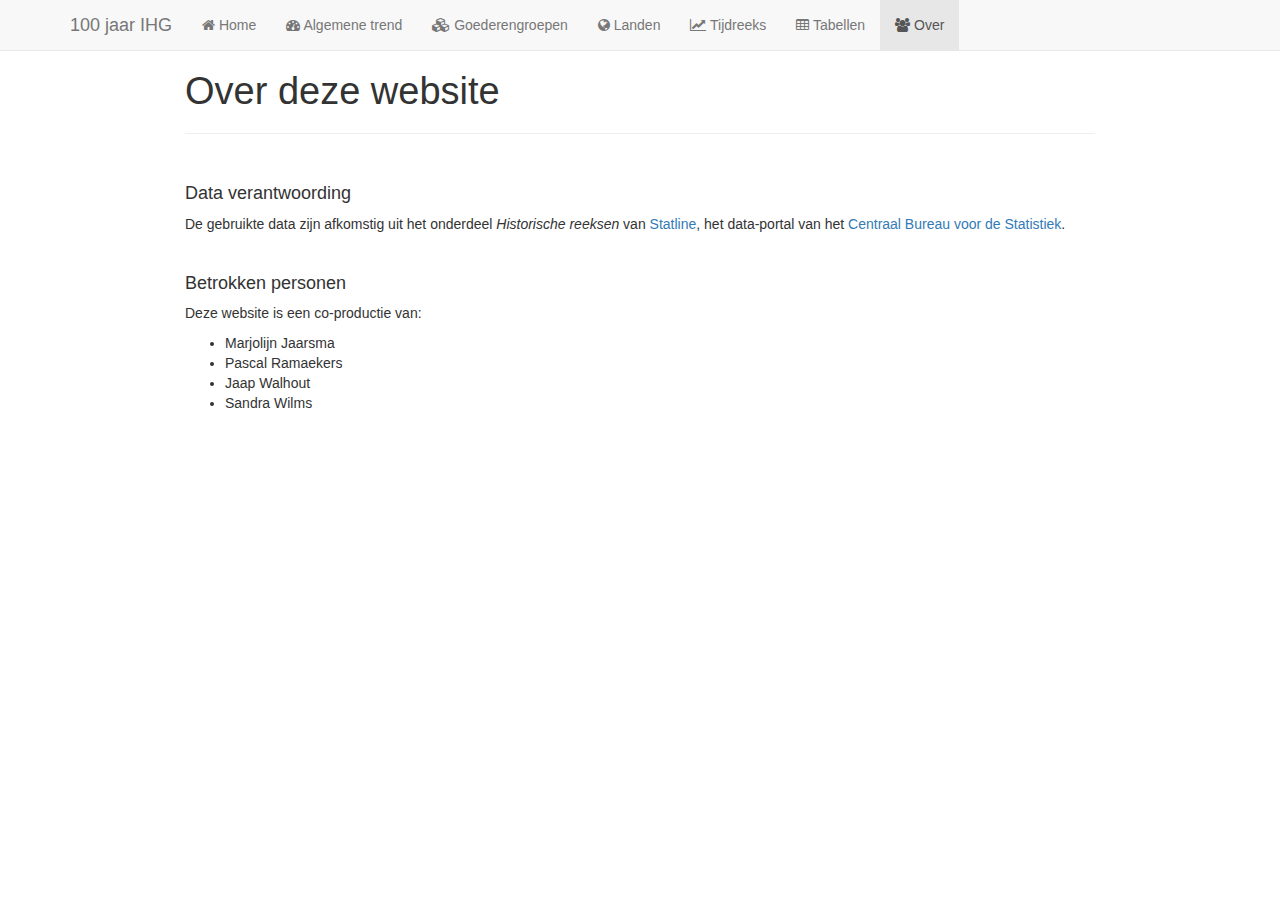
<file: 100jaarIHG/over.html>
<!DOCTYPE html>

<html xmlns="http://www.w3.org/1999/xhtml">

<head>

<meta charset="utf-8" />
<meta http-equiv="Content-Type" content="text/html; charset=utf-8" />
<meta name="generator" content="pandoc" />




<title>Over deze website</title>

<script src="site_libs/jquery-1.11.3/jquery.min.js"></script>
<meta name="viewport" content="width=device-width, initial-scale=1" />
<link href="site_libs/bootstrap-3.3.5/css/bootstrap.min.css" rel="stylesheet" />
<script src="site_libs/bootstrap-3.3.5/js/bootstrap.min.js"></script>
<script src="site_libs/bootstrap-3.3.5/shim/html5shiv.min.js"></script>
<script src="site_libs/bootstrap-3.3.5/shim/respond.min.js"></script>
<script src="site_libs/navigation-1.1/tabsets.js"></script>
<link href="site_libs/highlightjs-1.1/default.css" rel="stylesheet" />
<script src="site_libs/highlightjs-1.1/highlight.js"></script>
<link href="site_libs/font-awesome-4.5.0/css/font-awesome.min.css" rel="stylesheet" />

<style type="text/css">code{white-space: pre;}</style>
<style type="text/css">
  pre:not([class]) {
    background-color: white;
  }
</style>
<script type="text/javascript">
if (window.hljs && document.readyState && document.readyState === "complete") {
   window.setTimeout(function() {
      hljs.initHighlighting();
   }, 0);
}
</script>



<style type="text/css">
h1 {
  font-size: 34px;
}
h1.title {
  font-size: 38px;
}
h2 {
  font-size: 30px;
}
h3 {
  font-size: 24px;
}
h4 {
  font-size: 18px;
}
h5 {
  font-size: 16px;
}
h6 {
  font-size: 12px;
}
.table th:not([align]) {
  text-align: left;
}
</style>


</head>

<body>

<style type = "text/css">
.main-container {
  max-width: 940px;
  margin-left: auto;
  margin-right: auto;
}
code {
  color: inherit;
  background-color: rgba(0, 0, 0, 0.04);
}
img {
  max-width:100%;
  height: auto;
}
.tabbed-pane {
  padding-top: 12px;
}
button.code-folding-btn:focus {
  outline: none;
}
</style>


<style type="text/css">
/* padding for bootstrap navbar */
body {
  padding-top: 51px;
  padding-bottom: 40px;
}
/* offset scroll position for anchor links (for fixed navbar)  */
.section h1 {
  padding-top: 56px;
  margin-top: -56px;
}

.section h2 {
  padding-top: 56px;
  margin-top: -56px;
}
.section h3 {
  padding-top: 56px;
  margin-top: -56px;
}
.section h4 {
  padding-top: 56px;
  margin-top: -56px;
}
.section h5 {
  padding-top: 56px;
  margin-top: -56px;
}
.section h6 {
  padding-top: 56px;
  margin-top: -56px;
}
</style>

<script>
// manage active state of menu based on current page
$(document).ready(function () {
  // active menu anchor
  href = window.location.pathname
  href = href.substr(href.lastIndexOf('/') + 1)
  if (href === "")
    href = "index.html";
  var menuAnchor = $('a[href="' + href + '"]');

  // mark it active
  menuAnchor.parent().addClass('active');

  // if it's got a parent navbar menu mark it active as well
  menuAnchor.closest('li.dropdown').addClass('active');
});
</script>


<div class="container-fluid main-container">

<!-- tabsets -->
<script>
$(document).ready(function () {
  window.buildTabsets("TOC");
});
</script>

<!-- code folding -->






<div class="navbar navbar-default  navbar-fixed-top" role="navigation">
  <div class="container">
    <div class="navbar-header">
      <button type="button" class="navbar-toggle collapsed" data-toggle="collapse" data-target="#navbar">
        <span class="icon-bar"></span>
        <span class="icon-bar"></span>
        <span class="icon-bar"></span>
      </button>
      <a class="navbar-brand" href="index.html">100 jaar IHG</a>
    </div>
    <div id="navbar" class="navbar-collapse collapse">
      <ul class="nav navbar-nav">
        <li>
  <a href="index.html">
    <span class="fa fa-home"></span>
     
    Home
  </a>
</li>
<li>
  <a href="verhaal.html">
    <span class="fa fa-dashboard"></span>
     
    Algemene trend
  </a>
</li>
<li>
  <a href="goed.html">
    <span class="fa fa-cubes"></span>
     
    Goederengroepen
  </a>
</li>
<li>
  <a href="land.html">
    <span class="fa fa-globe"></span>
     
    Landen
  </a>
</li>
<li>
  <a href="tijdreeks.html">
    <span class="fa fa-line-chart"></span>
     
    Tijdreeks
  </a>
</li>
<li>
  <a href="tabellen.html">
    <span class="fa fa-table"></span>
     
    Tabellen
  </a>
</li>
<li>
  <a href="over.html">
    <span class="fa fa-group"></span>
     
    Over
  </a>
</li>
      </ul>
      <ul class="nav navbar-nav navbar-right">
        
      </ul>
    </div><!--/.nav-collapse -->
  </div><!--/.container -->
</div><!--/.navbar -->

<div class="fluid-row" id="header">



<h1 class="title toc-ignore">Over deze website</h1>

</div>


<hr />
<p>
<br>
<p>
<div id="data-verantwoording" class="section level4">
<h4>Data verantwoording</h4>
<p>De gebruikte data zijn afkomstig uit het onderdeel <em>Historische reeksen</em> van <a href="http://statline.cbs.nl/Statweb/">Statline</a>, het data-portal van het <a href="http://cbs.nl/">Centraal Bureau voor de Statistiek</a>.</p>
<p>
<br>
<p>
</div>
<div id="betrokken-personen" class="section level4">
<h4>Betrokken personen</h4>
<p>Deze website is een co-productie van:</p>
<ul>
<li>Marjolijn Jaarsma</li>
<li>Pascal Ramaekers</li>
<li>Jaap Walhout</li>
<li>Sandra Wilms</li>
</ul>
</div>




</div>

<script>

// add bootstrap table styles to pandoc tables
function bootstrapStylePandocTables() {
  $('tr.header').parent('thead').parent('table').addClass('table table-condensed');
}
$(document).ready(function () {
  bootstrapStylePandocTables();
});


</script>

<!-- dynamically load mathjax for compatibility with self-contained -->
<script>
  (function () {
    var script = document.createElement("script");
    script.type = "text/javascript";
    script.src  = "https://mathjax.rstudio.com/latest/MathJax.js?config=TeX-AMS-MML_HTMLorMML";
    document.getElementsByTagName("head")[0].appendChild(script);
  })();
</script>

</body>
</html>
</file>
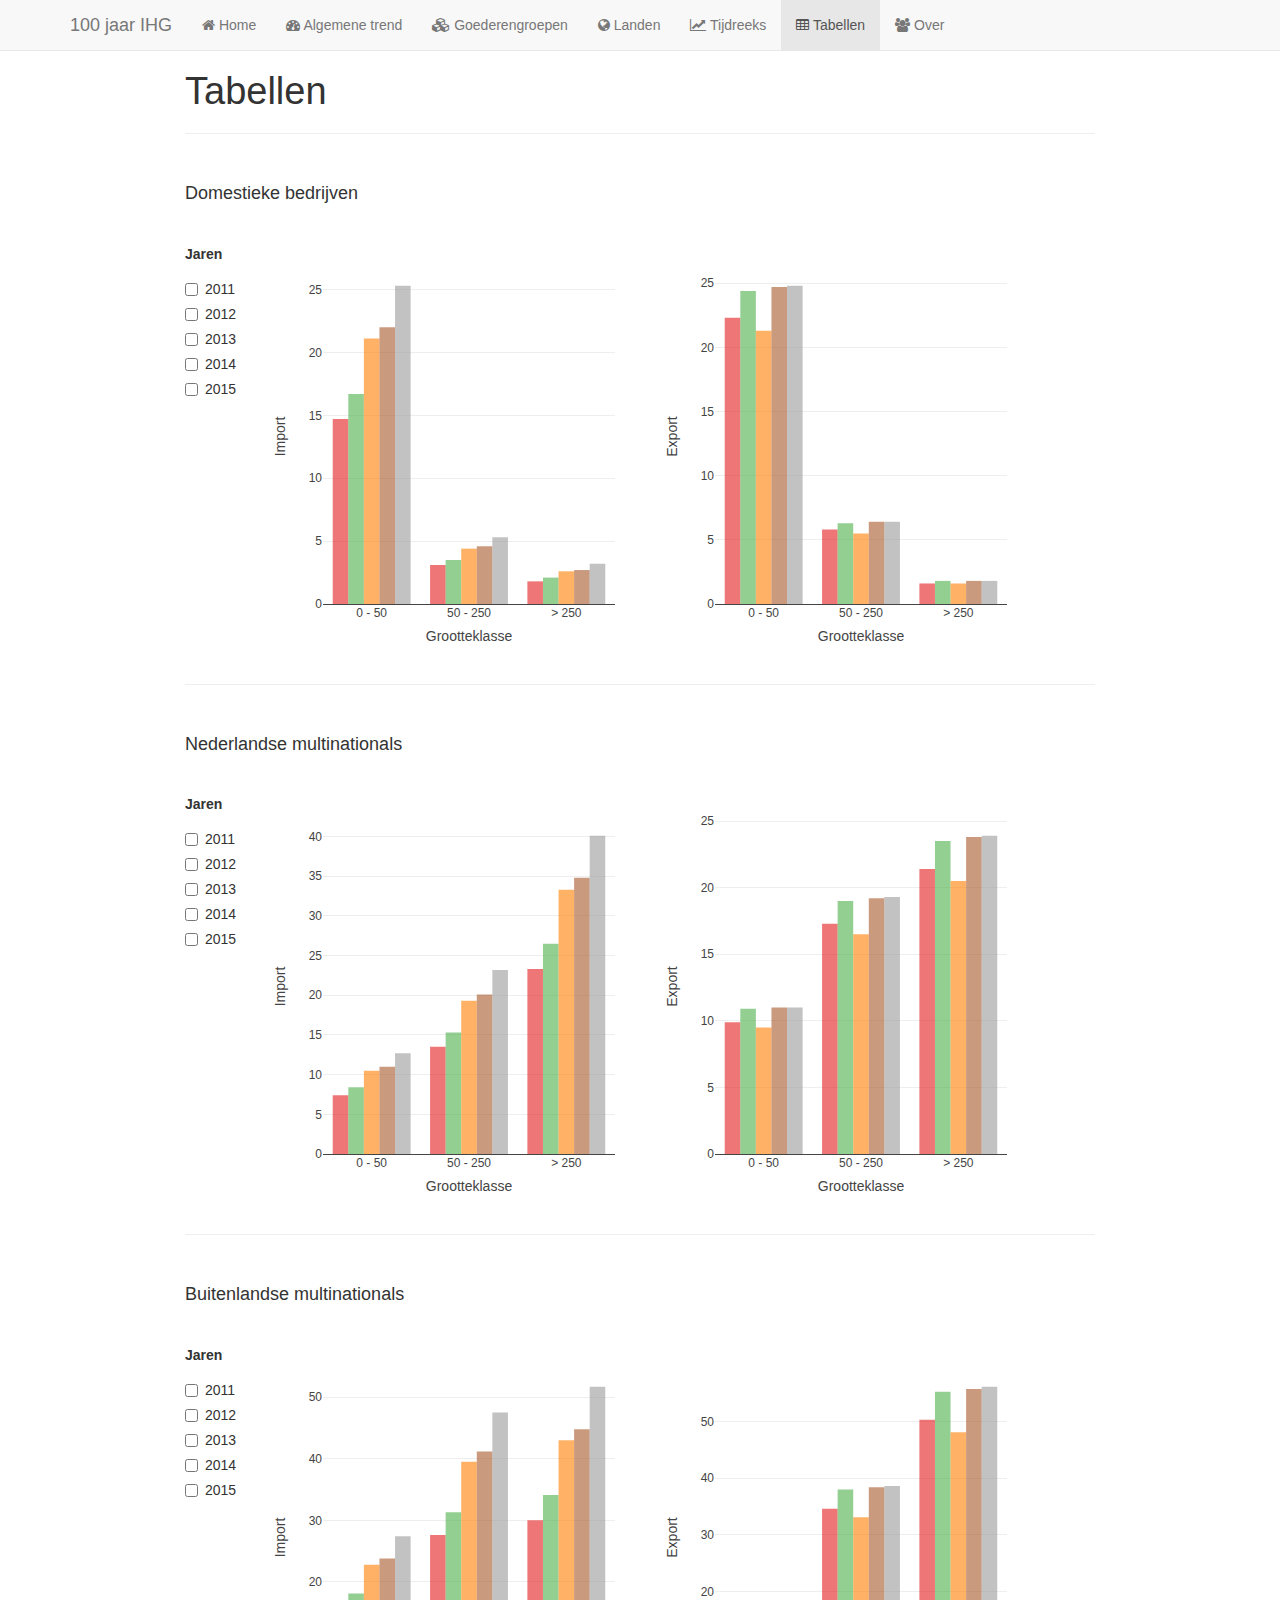
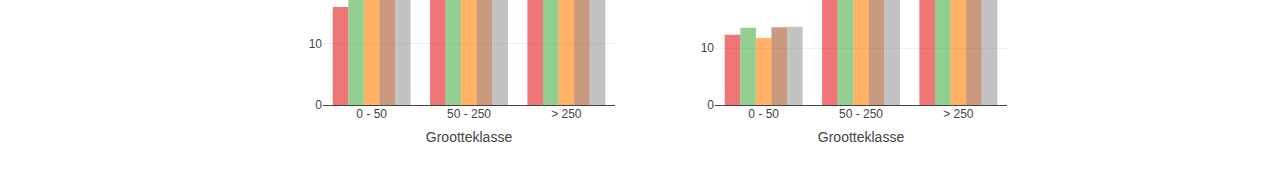
<file: 100jaarIHG/tabellen.html>
<!DOCTYPE html>

<html xmlns="http://www.w3.org/1999/xhtml">

<head>

<meta charset="utf-8" />
<meta http-equiv="Content-Type" content="text/html; charset=utf-8" />
<meta name="generator" content="pandoc" />




<title>Tabellen</title>

<script src="site_libs/jquery-1.11.3/jquery.min.js"></script>
<meta name="viewport" content="width=device-width, initial-scale=1" />
<link href="site_libs/bootstrap-3.3.5/css/bootstrap.min.css" rel="stylesheet" />
<script src="site_libs/bootstrap-3.3.5/js/bootstrap.min.js"></script>
<script src="site_libs/bootstrap-3.3.5/shim/html5shiv.min.js"></script>
<script src="site_libs/bootstrap-3.3.5/shim/respond.min.js"></script>
<script src="site_libs/navigation-1.1/tabsets.js"></script>
<link href="site_libs/highlightjs-1.1/default.css" rel="stylesheet" />
<script src="site_libs/highlightjs-1.1/highlight.js"></script>
<link href="site_libs/crosstalk-1.0.0/css/crosstalk.css" rel="stylesheet" />
<script src="site_libs/crosstalk-1.0.0/js/crosstalk.min.js"></script>
<script src="site_libs/htmlwidgets-0.9/htmlwidgets.js"></script>
<script src="site_libs/plotly-binding-4.7.1/plotly.js"></script>
<script src="site_libs/typedarray-0.1/typedarray.min.js"></script>
<link href="site_libs/plotlyjs-1.29.2/plotly-htmlwidgets.css" rel="stylesheet" />
<script src="site_libs/plotlyjs-1.29.2/plotly-latest.min.js"></script>
<link href="site_libs/font-awesome-4.5.0/css/font-awesome.min.css" rel="stylesheet" />

<style type="text/css">code{white-space: pre;}</style>
<style type="text/css">
  pre:not([class]) {
    background-color: white;
  }
</style>
<script type="text/javascript">
if (window.hljs && document.readyState && document.readyState === "complete") {
   window.setTimeout(function() {
      hljs.initHighlighting();
   }, 0);
}
</script>



<style type="text/css">
h1 {
  font-size: 34px;
}
h1.title {
  font-size: 38px;
}
h2 {
  font-size: 30px;
}
h3 {
  font-size: 24px;
}
h4 {
  font-size: 18px;
}
h5 {
  font-size: 16px;
}
h6 {
  font-size: 12px;
}
.table th:not([align]) {
  text-align: left;
}
</style>


</head>

<body>

<style type = "text/css">
.main-container {
  max-width: 940px;
  margin-left: auto;
  margin-right: auto;
}
code {
  color: inherit;
  background-color: rgba(0, 0, 0, 0.04);
}
img {
  max-width:100%;
  height: auto;
}
.tabbed-pane {
  padding-top: 12px;
}
button.code-folding-btn:focus {
  outline: none;
}
</style>


<style type="text/css">
/* padding for bootstrap navbar */
body {
  padding-top: 51px;
  padding-bottom: 40px;
}
/* offset scroll position for anchor links (for fixed navbar)  */
.section h1 {
  padding-top: 56px;
  margin-top: -56px;
}

.section h2 {
  padding-top: 56px;
  margin-top: -56px;
}
.section h3 {
  padding-top: 56px;
  margin-top: -56px;
}
.section h4 {
  padding-top: 56px;
  margin-top: -56px;
}
.section h5 {
  padding-top: 56px;
  margin-top: -56px;
}
.section h6 {
  padding-top: 56px;
  margin-top: -56px;
}
</style>

<script>
// manage active state of menu based on current page
$(document).ready(function () {
  // active menu anchor
  href = window.location.pathname
  href = href.substr(href.lastIndexOf('/') + 1)
  if (href === "")
    href = "index.html";
  var menuAnchor = $('a[href="' + href + '"]');

  // mark it active
  menuAnchor.parent().addClass('active');

  // if it's got a parent navbar menu mark it active as well
  menuAnchor.closest('li.dropdown').addClass('active');
});
</script>


<div class="container-fluid main-container">

<!-- tabsets -->
<script>
$(document).ready(function () {
  window.buildTabsets("TOC");
});
</script>

<!-- code folding -->






<div class="navbar navbar-default  navbar-fixed-top" role="navigation">
  <div class="container">
    <div class="navbar-header">
      <button type="button" class="navbar-toggle collapsed" data-toggle="collapse" data-target="#navbar">
        <span class="icon-bar"></span>
        <span class="icon-bar"></span>
        <span class="icon-bar"></span>
      </button>
      <a class="navbar-brand" href="index.html">100 jaar IHG</a>
    </div>
    <div id="navbar" class="navbar-collapse collapse">
      <ul class="nav navbar-nav">
        <li>
  <a href="index.html">
    <span class="fa fa-home"></span>
     
    Home
  </a>
</li>
<li>
  <a href="verhaal.html">
    <span class="fa fa-dashboard"></span>
     
    Algemene trend
  </a>
</li>
<li>
  <a href="goed.html">
    <span class="fa fa-cubes"></span>
     
    Goederengroepen
  </a>
</li>
<li>
  <a href="land.html">
    <span class="fa fa-globe"></span>
     
    Landen
  </a>
</li>
<li>
  <a href="tijdreeks.html">
    <span class="fa fa-line-chart"></span>
     
    Tijdreeks
  </a>
</li>
<li>
  <a href="tabellen.html">
    <span class="fa fa-table"></span>
     
    Tabellen
  </a>
</li>
<li>
  <a href="over.html">
    <span class="fa fa-group"></span>
     
    Over
  </a>
</li>
      </ul>
      <ul class="nav navbar-nav navbar-right">
        
      </ul>
    </div><!--/.nav-collapse -->
  </div><!--/.container -->
</div><!--/.navbar -->

<div class="fluid-row" id="header">



<h1 class="title toc-ignore">Tabellen</h1>

</div>


<hr />
<p>
<br>
<p>
<div id="domestieke-bedrijven" class="section level4">
<h4>Domestieke bedrijven</h4>
<p>
<br>
<p>
<div class="container-fluid crosstalk-bscols">
<div class="fluid-row">
<div class="col-xs-1">
<div id="jaar" class="form-group crosstalk-input-checkboxgroup crosstalk-input">
<label class="control-label" for="jaar">Jaren</label>
<div class="crosstalk-options-group">
<div class="checkbox">
<label>
<input type="checkbox" name="jaar" value="2011"/>
<span>2011</span>
</label>
</div>
<div class="checkbox">
<label>
<input type="checkbox" name="jaar" value="2012"/>
<span>2012</span>
</label>
</div>
<div class="checkbox">
<label>
<input type="checkbox" name="jaar" value="2013"/>
<span>2013</span>
</label>
</div>
<div class="checkbox">
<label>
<input type="checkbox" name="jaar" value="2014"/>
<span>2014</span>
</label>
</div>
<div class="checkbox">
<label>
<input type="checkbox" name="jaar" value="2015"/>
<span>2015</span>
</label>
</div>
</div>
<script type="application/json" data-for="jaar">{
  "map": {
    "2011": ["1", "2", "3"],
    "2012": ["4", "5", "6"],
    "2013": ["7", "8", "9"],
    "2014": ["10", "11", "12"],
    "2015": ["13", "14", "15"]
  },
  "group": ["SharedData17691e42"]
}</script>
</div>
</div>
<div class="col-xs-5">
<div id="882274d7dd1" style="width:100%;height:400px;" class="plotly html-widget"></div>
<script type="application/json" data-for="882274d7dd1">{"x":{"visdat":{"882742cc54d":["function () ","plotlyVisDat"]},"cur_data":"882742cc54d","attrs":{"882742cc54d":{"x":{},"y":{},"color":{},"colors":"Set1","alpha":0.6,"sizes":[10,100],"type":"bar"}},"layout":{"margin":{"b":40,"l":60,"t":25,"r":10},"xaxis":{"domain":[0,1],"title":"Grootteklasse","type":"category","categoryorder":"array","categoryarray":["0 - 50","50 - 250","> 250"]},"yaxis":{"domain":[0,1],"title":"Import"},"dragmode":"zoom","hovermode":"closest","showlegend":false},"source":"A","config":{"modeBarButtonsToAdd":[{"name":"Collaborate","icon":{"width":1000,"ascent":500,"descent":-50,"path":"M487 375c7-10 9-23 5-36l-79-259c-3-12-11-23-22-31-11-8-22-12-35-12l-263 0c-15 0-29 5-43 15-13 10-23 23-28 37-5 13-5 25-1 37 0 0 0 3 1 7 1 5 1 8 1 11 0 2 0 4-1 6 0 3-1 5-1 6 1 2 2 4 3 6 1 2 2 4 4 6 2 3 4 5 5 7 5 7 9 16 13 26 4 10 7 19 9 26 0 2 0 5 0 9-1 4-1 6 0 8 0 2 2 5 4 8 3 3 5 5 5 7 4 6 8 15 12 26 4 11 7 19 7 26 1 1 0 4 0 9-1 4-1 7 0 8 1 2 3 5 6 8 4 4 6 6 6 7 4 5 8 13 13 24 4 11 7 20 7 28 1 1 0 4 0 7-1 3-1 6-1 7 0 2 1 4 3 6 1 1 3 4 5 6 2 3 3 5 5 6 1 2 3 5 4 9 2 3 3 7 5 10 1 3 2 6 4 10 2 4 4 7 6 9 2 3 4 5 7 7 3 2 7 3 11 3 3 0 8 0 13-1l0-1c7 2 12 2 14 2l218 0c14 0 25-5 32-16 8-10 10-23 6-37l-79-259c-7-22-13-37-20-43-7-7-19-10-37-10l-248 0c-5 0-9-2-11-5-2-3-2-7 0-12 4-13 18-20 41-20l264 0c5 0 10 2 16 5 5 3 8 6 10 11l85 282c2 5 2 10 2 17 7-3 13-7 17-13z m-304 0c-1-3-1-5 0-7 1-1 3-2 6-2l174 0c2 0 4 1 7 2 2 2 4 4 5 7l6 18c0 3 0 5-1 7-1 1-3 2-6 2l-173 0c-3 0-5-1-8-2-2-2-4-4-4-7z m-24-73c-1-3-1-5 0-7 2-2 3-2 6-2l174 0c2 0 5 0 7 2 3 2 4 4 5 7l6 18c1 2 0 5-1 6-1 2-3 3-5 3l-174 0c-3 0-5-1-7-3-3-1-4-4-5-6z"},"click":"function(gd) { \n        // is this being viewed in RStudio?\n        if (location.search == '?viewer_pane=1') {\n          alert('To learn about plotly for collaboration, visit:\\n https://cpsievert.github.io/plotly_book/plot-ly-for-collaboration.html');\n        } else {\n          window.open('https://cpsievert.github.io/plotly_book/plot-ly-for-collaboration.html', '_blank');\n        }\n      }"}],"cloud":false},".hideLegend":true,"data":[{"x":["0 - 50","50 - 250","> 250"],"y":[14.7,3.1,1.8],"type":"bar","key":["1","2","3"],"set":"SharedData17691e42","name":"2011","marker":{"fillcolor":"rgba(228,26,28,0.3)","color":"rgba(228,26,28,0.6)","line":{"color":"transparent"}},"xaxis":"x","yaxis":"y","_isNestedKey":false,"frame":null},{"x":["0 - 50","50 - 250","> 250"],"y":[16.7,3.5,2.1],"type":"bar","key":["4","5","6"],"set":"SharedData17691e42","name":"2012","marker":{"fillcolor":"rgba(77,175,74,0.3)","color":"rgba(77,175,74,0.6)","line":{"color":"transparent"}},"xaxis":"x","yaxis":"y","_isNestedKey":false,"frame":null},{"x":["0 - 50","50 - 250","> 250"],"y":[21.1,4.4,2.6],"type":"bar","key":["7","8","9"],"set":"SharedData17691e42","name":"2013","marker":{"fillcolor":"rgba(255,127,0,0.3)","color":"rgba(255,127,0,0.6)","line":{"color":"transparent"}},"xaxis":"x","yaxis":"y","_isNestedKey":false,"frame":null},{"x":["0 - 50","50 - 250","> 250"],"y":[22,4.6,2.7],"type":"bar","key":["10","11","12"],"set":"SharedData17691e42","name":"2014","marker":{"fillcolor":"rgba(166,86,40,0.3)","color":"rgba(166,86,40,0.6)","line":{"color":"transparent"}},"xaxis":"x","yaxis":"y","_isNestedKey":false,"frame":null},{"x":["0 - 50","50 - 250","> 250"],"y":[25.3,5.3,3.2],"type":"bar","key":["13","14","15"],"set":"SharedData17691e42","name":"2015","marker":{"fillcolor":"rgba(153,153,153,0.3)","color":"rgba(153,153,153,0.6)","line":{"color":"transparent"}},"xaxis":"x","yaxis":"y","_isNestedKey":false,"frame":null}],"highlight":{"on":"plotly_click","persistent":false,"dynamic":false,"selectize":false,"opacityDim":0.2,"selected":{"opacity":1},"ctGroups":["SharedData17691e42"]},"base_url":"https://plot.ly"},"evals":["config.modeBarButtonsToAdd.0.click"],"jsHooks":{"render":[{"code":"function(el, x) { var ctConfig = crosstalk.var('plotlyCrosstalkOpts').set({\"on\":\"plotly_click\",\"persistent\":false,\"dynamic\":false,\"selectize\":false,\"opacityDim\":0.2,\"selected\":{\"opacity\":1}}); }","data":null}]}}</script>
</div>
<div class="col-xs-5">
<div id="88250564322" style="width:100%;height:400px;" class="plotly html-widget"></div>
<script type="application/json" data-for="88250564322">{"x":{"visdat":{"882507f387f":["function () ","plotlyVisDat"]},"cur_data":"882507f387f","attrs":{"882507f387f":{"x":{},"y":{},"color":{},"colors":"Set1","alpha":0.6,"sizes":[10,100],"type":"bar"}},"layout":{"margin":{"b":40,"l":60,"t":25,"r":10},"xaxis":{"domain":[0,1],"title":"Grootteklasse","type":"category","categoryorder":"array","categoryarray":["0 - 50","50 - 250","> 250"]},"yaxis":{"domain":[0,1],"title":"Export"},"dragmode":"zoom","hovermode":"closest","showlegend":false},"source":"A","config":{"modeBarButtonsToAdd":[{"name":"Collaborate","icon":{"width":1000,"ascent":500,"descent":-50,"path":"M487 375c7-10 9-23 5-36l-79-259c-3-12-11-23-22-31-11-8-22-12-35-12l-263 0c-15 0-29 5-43 15-13 10-23 23-28 37-5 13-5 25-1 37 0 0 0 3 1 7 1 5 1 8 1 11 0 2 0 4-1 6 0 3-1 5-1 6 1 2 2 4 3 6 1 2 2 4 4 6 2 3 4 5 5 7 5 7 9 16 13 26 4 10 7 19 9 26 0 2 0 5 0 9-1 4-1 6 0 8 0 2 2 5 4 8 3 3 5 5 5 7 4 6 8 15 12 26 4 11 7 19 7 26 1 1 0 4 0 9-1 4-1 7 0 8 1 2 3 5 6 8 4 4 6 6 6 7 4 5 8 13 13 24 4 11 7 20 7 28 1 1 0 4 0 7-1 3-1 6-1 7 0 2 1 4 3 6 1 1 3 4 5 6 2 3 3 5 5 6 1 2 3 5 4 9 2 3 3 7 5 10 1 3 2 6 4 10 2 4 4 7 6 9 2 3 4 5 7 7 3 2 7 3 11 3 3 0 8 0 13-1l0-1c7 2 12 2 14 2l218 0c14 0 25-5 32-16 8-10 10-23 6-37l-79-259c-7-22-13-37-20-43-7-7-19-10-37-10l-248 0c-5 0-9-2-11-5-2-3-2-7 0-12 4-13 18-20 41-20l264 0c5 0 10 2 16 5 5 3 8 6 10 11l85 282c2 5 2 10 2 17 7-3 13-7 17-13z m-304 0c-1-3-1-5 0-7 1-1 3-2 6-2l174 0c2 0 4 1 7 2 2 2 4 4 5 7l6 18c0 3 0 5-1 7-1 1-3 2-6 2l-173 0c-3 0-5-1-8-2-2-2-4-4-4-7z m-24-73c-1-3-1-5 0-7 2-2 3-2 6-2l174 0c2 0 5 0 7 2 3 2 4 4 5 7l6 18c1 2 0 5-1 6-1 2-3 3-5 3l-174 0c-3 0-5-1-7-3-3-1-4-4-5-6z"},"click":"function(gd) { \n        // is this being viewed in RStudio?\n        if (location.search == '?viewer_pane=1') {\n          alert('To learn about plotly for collaboration, visit:\\n https://cpsievert.github.io/plotly_book/plot-ly-for-collaboration.html');\n        } else {\n          window.open('https://cpsievert.github.io/plotly_book/plot-ly-for-collaboration.html', '_blank');\n        }\n      }"}],"cloud":false},".hideLegend":true,"data":[{"x":["0 - 50","50 - 250","> 250"],"y":[22.3,5.8,1.6],"type":"bar","key":["1","2","3"],"set":"SharedData17691e42","name":"2011","marker":{"fillcolor":"rgba(228,26,28,0.3)","color":"rgba(228,26,28,0.6)","line":{"color":"transparent"}},"xaxis":"x","yaxis":"y","_isNestedKey":false,"frame":null},{"x":["0 - 50","50 - 250","> 250"],"y":[24.4,6.3,1.8],"type":"bar","key":["4","5","6"],"set":"SharedData17691e42","name":"2012","marker":{"fillcolor":"rgba(77,175,74,0.3)","color":"rgba(77,175,74,0.6)","line":{"color":"transparent"}},"xaxis":"x","yaxis":"y","_isNestedKey":false,"frame":null},{"x":["0 - 50","50 - 250","> 250"],"y":[21.3,5.5,1.6],"type":"bar","key":["7","8","9"],"set":"SharedData17691e42","name":"2013","marker":{"fillcolor":"rgba(255,127,0,0.3)","color":"rgba(255,127,0,0.6)","line":{"color":"transparent"}},"xaxis":"x","yaxis":"y","_isNestedKey":false,"frame":null},{"x":["0 - 50","50 - 250","> 250"],"y":[24.7,6.4,1.8],"type":"bar","key":["10","11","12"],"set":"SharedData17691e42","name":"2014","marker":{"fillcolor":"rgba(166,86,40,0.3)","color":"rgba(166,86,40,0.6)","line":{"color":"transparent"}},"xaxis":"x","yaxis":"y","_isNestedKey":false,"frame":null},{"x":["0 - 50","50 - 250","> 250"],"y":[24.8,6.4,1.8],"type":"bar","key":["13","14","15"],"set":"SharedData17691e42","name":"2015","marker":{"fillcolor":"rgba(153,153,153,0.3)","color":"rgba(153,153,153,0.6)","line":{"color":"transparent"}},"xaxis":"x","yaxis":"y","_isNestedKey":false,"frame":null}],"highlight":{"on":"plotly_click","persistent":false,"dynamic":false,"selectize":false,"opacityDim":0.2,"selected":{"opacity":1},"ctGroups":["SharedData17691e42"]},"base_url":"https://plot.ly"},"evals":["config.modeBarButtonsToAdd.0.click"],"jsHooks":{"render":[{"code":"function(el, x) { var ctConfig = crosstalk.var('plotlyCrosstalkOpts').set({\"on\":\"plotly_click\",\"persistent\":false,\"dynamic\":false,\"selectize\":false,\"opacityDim\":0.2,\"selected\":{\"opacity\":1}}); }","data":null}]}}</script>
</div>
</div>
</div>
<p>
<br>
<p>
<hr />
<p>
<br>
<p>
</div>
<div id="nederlandse-multinationals" class="section level4">
<h4>Nederlandse multinationals</h4>
<p>
<br>
<p>
<div class="container-fluid crosstalk-bscols">
<div class="fluid-row">
<div class="col-xs-1">
<div id="jaar" class="form-group crosstalk-input-checkboxgroup crosstalk-input">
<label class="control-label" for="jaar">Jaren</label>
<div class="crosstalk-options-group">
<div class="checkbox">
<label>
<input type="checkbox" name="jaar" value="2011"/>
<span>2011</span>
</label>
</div>
<div class="checkbox">
<label>
<input type="checkbox" name="jaar" value="2012"/>
<span>2012</span>
</label>
</div>
<div class="checkbox">
<label>
<input type="checkbox" name="jaar" value="2013"/>
<span>2013</span>
</label>
</div>
<div class="checkbox">
<label>
<input type="checkbox" name="jaar" value="2014"/>
<span>2014</span>
</label>
</div>
<div class="checkbox">
<label>
<input type="checkbox" name="jaar" value="2015"/>
<span>2015</span>
</label>
</div>
</div>
<script type="application/json" data-for="jaar">{
  "map": {
    "2011": ["1", "2", "3"],
    "2012": ["4", "5", "6"],
    "2013": ["7", "8", "9"],
    "2014": ["10", "11", "12"],
    "2015": ["13", "14", "15"]
  },
  "group": ["SharedData60763ab5"]
}</script>
</div>
</div>
<div class="col-xs-5">
<div id="88214f2929b" style="width:100%;height:400px;" class="plotly html-widget"></div>
<script type="application/json" data-for="88214f2929b">{"x":{"visdat":{"88221a6d21":["function () ","plotlyVisDat"]},"cur_data":"88221a6d21","attrs":{"88221a6d21":{"x":{},"y":{},"color":{},"colors":"Set1","alpha":0.6,"sizes":[10,100],"type":"bar"}},"layout":{"margin":{"b":40,"l":60,"t":25,"r":10},"xaxis":{"domain":[0,1],"title":"Grootteklasse","type":"category","categoryorder":"array","categoryarray":["0 - 50","50 - 250","> 250"]},"yaxis":{"domain":[0,1],"title":"Import"},"dragmode":"zoom","hovermode":"closest","showlegend":false},"source":"A","config":{"modeBarButtonsToAdd":[{"name":"Collaborate","icon":{"width":1000,"ascent":500,"descent":-50,"path":"M487 375c7-10 9-23 5-36l-79-259c-3-12-11-23-22-31-11-8-22-12-35-12l-263 0c-15 0-29 5-43 15-13 10-23 23-28 37-5 13-5 25-1 37 0 0 0 3 1 7 1 5 1 8 1 11 0 2 0 4-1 6 0 3-1 5-1 6 1 2 2 4 3 6 1 2 2 4 4 6 2 3 4 5 5 7 5 7 9 16 13 26 4 10 7 19 9 26 0 2 0 5 0 9-1 4-1 6 0 8 0 2 2 5 4 8 3 3 5 5 5 7 4 6 8 15 12 26 4 11 7 19 7 26 1 1 0 4 0 9-1 4-1 7 0 8 1 2 3 5 6 8 4 4 6 6 6 7 4 5 8 13 13 24 4 11 7 20 7 28 1 1 0 4 0 7-1 3-1 6-1 7 0 2 1 4 3 6 1 1 3 4 5 6 2 3 3 5 5 6 1 2 3 5 4 9 2 3 3 7 5 10 1 3 2 6 4 10 2 4 4 7 6 9 2 3 4 5 7 7 3 2 7 3 11 3 3 0 8 0 13-1l0-1c7 2 12 2 14 2l218 0c14 0 25-5 32-16 8-10 10-23 6-37l-79-259c-7-22-13-37-20-43-7-7-19-10-37-10l-248 0c-5 0-9-2-11-5-2-3-2-7 0-12 4-13 18-20 41-20l264 0c5 0 10 2 16 5 5 3 8 6 10 11l85 282c2 5 2 10 2 17 7-3 13-7 17-13z m-304 0c-1-3-1-5 0-7 1-1 3-2 6-2l174 0c2 0 4 1 7 2 2 2 4 4 5 7l6 18c0 3 0 5-1 7-1 1-3 2-6 2l-173 0c-3 0-5-1-8-2-2-2-4-4-4-7z m-24-73c-1-3-1-5 0-7 2-2 3-2 6-2l174 0c2 0 5 0 7 2 3 2 4 4 5 7l6 18c1 2 0 5-1 6-1 2-3 3-5 3l-174 0c-3 0-5-1-7-3-3-1-4-4-5-6z"},"click":"function(gd) { \n        // is this being viewed in RStudio?\n        if (location.search == '?viewer_pane=1') {\n          alert('To learn about plotly for collaboration, visit:\\n https://cpsievert.github.io/plotly_book/plot-ly-for-collaboration.html');\n        } else {\n          window.open('https://cpsievert.github.io/plotly_book/plot-ly-for-collaboration.html', '_blank');\n        }\n      }"}],"cloud":false},".hideLegend":true,"data":[{"x":["0 - 50","50 - 250","> 250"],"y":[7.4,13.5,23.3],"type":"bar","key":["1","2","3"],"set":"SharedData60763ab5","name":"2011","marker":{"fillcolor":"rgba(228,26,28,0.3)","color":"rgba(228,26,28,0.6)","line":{"color":"transparent"}},"xaxis":"x","yaxis":"y","_isNestedKey":false,"frame":null},{"x":["0 - 50","50 - 250","> 250"],"y":[8.4,15.3,26.5],"type":"bar","key":["4","5","6"],"set":"SharedData60763ab5","name":"2012","marker":{"fillcolor":"rgba(77,175,74,0.3)","color":"rgba(77,175,74,0.6)","line":{"color":"transparent"}},"xaxis":"x","yaxis":"y","_isNestedKey":false,"frame":null},{"x":["0 - 50","50 - 250","> 250"],"y":[10.5,19.3,33.3],"type":"bar","key":["7","8","9"],"set":"SharedData60763ab5","name":"2013","marker":{"fillcolor":"rgba(255,127,0,0.3)","color":"rgba(255,127,0,0.6)","line":{"color":"transparent"}},"xaxis":"x","yaxis":"y","_isNestedKey":false,"frame":null},{"x":["0 - 50","50 - 250","> 250"],"y":[11,20.1,34.8],"type":"bar","key":["10","11","12"],"set":"SharedData60763ab5","name":"2014","marker":{"fillcolor":"rgba(166,86,40,0.3)","color":"rgba(166,86,40,0.6)","line":{"color":"transparent"}},"xaxis":"x","yaxis":"y","_isNestedKey":false,"frame":null},{"x":["0 - 50","50 - 250","> 250"],"y":[12.7,23.2,40.1],"type":"bar","key":["13","14","15"],"set":"SharedData60763ab5","name":"2015","marker":{"fillcolor":"rgba(153,153,153,0.3)","color":"rgba(153,153,153,0.6)","line":{"color":"transparent"}},"xaxis":"x","yaxis":"y","_isNestedKey":false,"frame":null}],"highlight":{"on":"plotly_click","persistent":false,"dynamic":false,"selectize":false,"opacityDim":0.2,"selected":{"opacity":1},"ctGroups":["SharedData60763ab5"]},"base_url":"https://plot.ly"},"evals":["config.modeBarButtonsToAdd.0.click"],"jsHooks":{"render":[{"code":"function(el, x) { var ctConfig = crosstalk.var('plotlyCrosstalkOpts').set({\"on\":\"plotly_click\",\"persistent\":false,\"dynamic\":false,\"selectize\":false,\"opacityDim\":0.2,\"selected\":{\"opacity\":1}}); }","data":null}]}}</script>
</div>
<div class="col-xs-5">
<div id="8826de68370" style="width:100%;height:400px;" class="plotly html-widget"></div>
<script type="application/json" data-for="8826de68370">{"x":{"visdat":{"882417708db":["function () ","plotlyVisDat"]},"cur_data":"882417708db","attrs":{"882417708db":{"x":{},"y":{},"color":{},"colors":"Set1","alpha":0.6,"sizes":[10,100],"type":"bar"}},"layout":{"margin":{"b":40,"l":60,"t":25,"r":10},"xaxis":{"domain":[0,1],"title":"Grootteklasse","type":"category","categoryorder":"array","categoryarray":["0 - 50","50 - 250","> 250"]},"yaxis":{"domain":[0,1],"title":"Export"},"dragmode":"zoom","hovermode":"closest","showlegend":false},"source":"A","config":{"modeBarButtonsToAdd":[{"name":"Collaborate","icon":{"width":1000,"ascent":500,"descent":-50,"path":"M487 375c7-10 9-23 5-36l-79-259c-3-12-11-23-22-31-11-8-22-12-35-12l-263 0c-15 0-29 5-43 15-13 10-23 23-28 37-5 13-5 25-1 37 0 0 0 3 1 7 1 5 1 8 1 11 0 2 0 4-1 6 0 3-1 5-1 6 1 2 2 4 3 6 1 2 2 4 4 6 2 3 4 5 5 7 5 7 9 16 13 26 4 10 7 19 9 26 0 2 0 5 0 9-1 4-1 6 0 8 0 2 2 5 4 8 3 3 5 5 5 7 4 6 8 15 12 26 4 11 7 19 7 26 1 1 0 4 0 9-1 4-1 7 0 8 1 2 3 5 6 8 4 4 6 6 6 7 4 5 8 13 13 24 4 11 7 20 7 28 1 1 0 4 0 7-1 3-1 6-1 7 0 2 1 4 3 6 1 1 3 4 5 6 2 3 3 5 5 6 1 2 3 5 4 9 2 3 3 7 5 10 1 3 2 6 4 10 2 4 4 7 6 9 2 3 4 5 7 7 3 2 7 3 11 3 3 0 8 0 13-1l0-1c7 2 12 2 14 2l218 0c14 0 25-5 32-16 8-10 10-23 6-37l-79-259c-7-22-13-37-20-43-7-7-19-10-37-10l-248 0c-5 0-9-2-11-5-2-3-2-7 0-12 4-13 18-20 41-20l264 0c5 0 10 2 16 5 5 3 8 6 10 11l85 282c2 5 2 10 2 17 7-3 13-7 17-13z m-304 0c-1-3-1-5 0-7 1-1 3-2 6-2l174 0c2 0 4 1 7 2 2 2 4 4 5 7l6 18c0 3 0 5-1 7-1 1-3 2-6 2l-173 0c-3 0-5-1-8-2-2-2-4-4-4-7z m-24-73c-1-3-1-5 0-7 2-2 3-2 6-2l174 0c2 0 5 0 7 2 3 2 4 4 5 7l6 18c1 2 0 5-1 6-1 2-3 3-5 3l-174 0c-3 0-5-1-7-3-3-1-4-4-5-6z"},"click":"function(gd) { \n        // is this being viewed in RStudio?\n        if (location.search == '?viewer_pane=1') {\n          alert('To learn about plotly for collaboration, visit:\\n https://cpsievert.github.io/plotly_book/plot-ly-for-collaboration.html');\n        } else {\n          window.open('https://cpsievert.github.io/plotly_book/plot-ly-for-collaboration.html', '_blank');\n        }\n      }"}],"cloud":false},".hideLegend":true,"data":[{"x":["0 - 50","50 - 250","> 250"],"y":[9.9,17.3,21.4],"type":"bar","key":["1","2","3"],"set":"SharedData60763ab5","name":"2011","marker":{"fillcolor":"rgba(228,26,28,0.3)","color":"rgba(228,26,28,0.6)","line":{"color":"transparent"}},"xaxis":"x","yaxis":"y","_isNestedKey":false,"frame":null},{"x":["0 - 50","50 - 250","> 250"],"y":[10.9,19,23.5],"type":"bar","key":["4","5","6"],"set":"SharedData60763ab5","name":"2012","marker":{"fillcolor":"rgba(77,175,74,0.3)","color":"rgba(77,175,74,0.6)","line":{"color":"transparent"}},"xaxis":"x","yaxis":"y","_isNestedKey":false,"frame":null},{"x":["0 - 50","50 - 250","> 250"],"y":[9.5,16.5,20.5],"type":"bar","key":["7","8","9"],"set":"SharedData60763ab5","name":"2013","marker":{"fillcolor":"rgba(255,127,0,0.3)","color":"rgba(255,127,0,0.6)","line":{"color":"transparent"}},"xaxis":"x","yaxis":"y","_isNestedKey":false,"frame":null},{"x":["0 - 50","50 - 250","> 250"],"y":[11,19.2,23.8],"type":"bar","key":["10","11","12"],"set":"SharedData60763ab5","name":"2014","marker":{"fillcolor":"rgba(166,86,40,0.3)","color":"rgba(166,86,40,0.6)","line":{"color":"transparent"}},"xaxis":"x","yaxis":"y","_isNestedKey":false,"frame":null},{"x":["0 - 50","50 - 250","> 250"],"y":[11,19.3,23.9],"type":"bar","key":["13","14","15"],"set":"SharedData60763ab5","name":"2015","marker":{"fillcolor":"rgba(153,153,153,0.3)","color":"rgba(153,153,153,0.6)","line":{"color":"transparent"}},"xaxis":"x","yaxis":"y","_isNestedKey":false,"frame":null}],"highlight":{"on":"plotly_click","persistent":false,"dynamic":false,"selectize":false,"opacityDim":0.2,"selected":{"opacity":1},"ctGroups":["SharedData60763ab5"]},"base_url":"https://plot.ly"},"evals":["config.modeBarButtonsToAdd.0.click"],"jsHooks":{"render":[{"code":"function(el, x) { var ctConfig = crosstalk.var('plotlyCrosstalkOpts').set({\"on\":\"plotly_click\",\"persistent\":false,\"dynamic\":false,\"selectize\":false,\"opacityDim\":0.2,\"selected\":{\"opacity\":1}}); }","data":null}]}}</script>
</div>
</div>
</div>
<p>
<br>
<p>
<hr />
<p>
<br>
<p>
</div>
<div id="buitenlandse-multinationals" class="section level4">
<h4>Buitenlandse multinationals</h4>
<p>
<br>
<p>
<div class="container-fluid crosstalk-bscols">
<div class="fluid-row">
<div class="col-xs-1">
<div id="jaar" class="form-group crosstalk-input-checkboxgroup crosstalk-input">
<label class="control-label" for="jaar">Jaren</label>
<div class="crosstalk-options-group">
<div class="checkbox">
<label>
<input type="checkbox" name="jaar" value="2011"/>
<span>2011</span>
</label>
</div>
<div class="checkbox">
<label>
<input type="checkbox" name="jaar" value="2012"/>
<span>2012</span>
</label>
</div>
<div class="checkbox">
<label>
<input type="checkbox" name="jaar" value="2013"/>
<span>2013</span>
</label>
</div>
<div class="checkbox">
<label>
<input type="checkbox" name="jaar" value="2014"/>
<span>2014</span>
</label>
</div>
<div class="checkbox">
<label>
<input type="checkbox" name="jaar" value="2015"/>
<span>2015</span>
</label>
</div>
</div>
<script type="application/json" data-for="jaar">{
  "map": {
    "2011": ["1", "2", "3"],
    "2012": ["4", "5", "6"],
    "2013": ["7", "8", "9"],
    "2014": ["10", "11", "12"],
    "2015": ["13", "14", "15"]
  },
  "group": ["SharedDatab3efd3d2"]
}</script>
</div>
</div>
<div class="col-xs-5">
<div id="88214b45ee7" style="width:100%;height:400px;" class="plotly html-widget"></div>
<script type="application/json" data-for="88214b45ee7">{"x":{"visdat":{"8823a00f481":["function () ","plotlyVisDat"]},"cur_data":"8823a00f481","attrs":{"8823a00f481":{"x":{},"y":{},"color":{},"colors":"Set1","alpha":0.6,"sizes":[10,100],"type":"bar"}},"layout":{"margin":{"b":40,"l":60,"t":25,"r":10},"xaxis":{"domain":[0,1],"title":"Grootteklasse","type":"category","categoryorder":"array","categoryarray":["0 - 50","50 - 250","> 250"]},"yaxis":{"domain":[0,1],"title":"Import"},"dragmode":"zoom","hovermode":"closest","showlegend":false},"source":"A","config":{"modeBarButtonsToAdd":[{"name":"Collaborate","icon":{"width":1000,"ascent":500,"descent":-50,"path":"M487 375c7-10 9-23 5-36l-79-259c-3-12-11-23-22-31-11-8-22-12-35-12l-263 0c-15 0-29 5-43 15-13 10-23 23-28 37-5 13-5 25-1 37 0 0 0 3 1 7 1 5 1 8 1 11 0 2 0 4-1 6 0 3-1 5-1 6 1 2 2 4 3 6 1 2 2 4 4 6 2 3 4 5 5 7 5 7 9 16 13 26 4 10 7 19 9 26 0 2 0 5 0 9-1 4-1 6 0 8 0 2 2 5 4 8 3 3 5 5 5 7 4 6 8 15 12 26 4 11 7 19 7 26 1 1 0 4 0 9-1 4-1 7 0 8 1 2 3 5 6 8 4 4 6 6 6 7 4 5 8 13 13 24 4 11 7 20 7 28 1 1 0 4 0 7-1 3-1 6-1 7 0 2 1 4 3 6 1 1 3 4 5 6 2 3 3 5 5 6 1 2 3 5 4 9 2 3 3 7 5 10 1 3 2 6 4 10 2 4 4 7 6 9 2 3 4 5 7 7 3 2 7 3 11 3 3 0 8 0 13-1l0-1c7 2 12 2 14 2l218 0c14 0 25-5 32-16 8-10 10-23 6-37l-79-259c-7-22-13-37-20-43-7-7-19-10-37-10l-248 0c-5 0-9-2-11-5-2-3-2-7 0-12 4-13 18-20 41-20l264 0c5 0 10 2 16 5 5 3 8 6 10 11l85 282c2 5 2 10 2 17 7-3 13-7 17-13z m-304 0c-1-3-1-5 0-7 1-1 3-2 6-2l174 0c2 0 4 1 7 2 2 2 4 4 5 7l6 18c0 3 0 5-1 7-1 1-3 2-6 2l-173 0c-3 0-5-1-8-2-2-2-4-4-4-7z m-24-73c-1-3-1-5 0-7 2-2 3-2 6-2l174 0c2 0 5 0 7 2 3 2 4 4 5 7l6 18c1 2 0 5-1 6-1 2-3 3-5 3l-174 0c-3 0-5-1-7-3-3-1-4-4-5-6z"},"click":"function(gd) { \n        // is this being viewed in RStudio?\n        if (location.search == '?viewer_pane=1') {\n          alert('To learn about plotly for collaboration, visit:\\n https://cpsievert.github.io/plotly_book/plot-ly-for-collaboration.html');\n        } else {\n          window.open('https://cpsievert.github.io/plotly_book/plot-ly-for-collaboration.html', '_blank');\n        }\n      }"}],"cloud":false},".hideLegend":true,"data":[{"x":["0 - 50","50 - 250","> 250"],"y":[15.9,27.6,30],"type":"bar","key":["1","2","3"],"set":"SharedDatab3efd3d2","name":"2011","marker":{"fillcolor":"rgba(228,26,28,0.3)","color":"rgba(228,26,28,0.6)","line":{"color":"transparent"}},"xaxis":"x","yaxis":"y","_isNestedKey":false,"frame":null},{"x":["0 - 50","50 - 250","> 250"],"y":[18.1,31.3,34.1],"type":"bar","key":["4","5","6"],"set":"SharedDatab3efd3d2","name":"2012","marker":{"fillcolor":"rgba(77,175,74,0.3)","color":"rgba(77,175,74,0.6)","line":{"color":"transparent"}},"xaxis":"x","yaxis":"y","_isNestedKey":false,"frame":null},{"x":["0 - 50","50 - 250","> 250"],"y":[22.8,39.5,43],"type":"bar","key":["7","8","9"],"set":"SharedDatab3efd3d2","name":"2013","marker":{"fillcolor":"rgba(255,127,0,0.3)","color":"rgba(255,127,0,0.6)","line":{"color":"transparent"}},"xaxis":"x","yaxis":"y","_isNestedKey":false,"frame":null},{"x":["0 - 50","50 - 250","> 250"],"y":[23.8,41.2,44.8],"type":"bar","key":["10","11","12"],"set":"SharedDatab3efd3d2","name":"2014","marker":{"fillcolor":"rgba(166,86,40,0.3)","color":"rgba(166,86,40,0.6)","line":{"color":"transparent"}},"xaxis":"x","yaxis":"y","_isNestedKey":false,"frame":null},{"x":["0 - 50","50 - 250","> 250"],"y":[27.4,47.5,51.7],"type":"bar","key":["13","14","15"],"set":"SharedDatab3efd3d2","name":"2015","marker":{"fillcolor":"rgba(153,153,153,0.3)","color":"rgba(153,153,153,0.6)","line":{"color":"transparent"}},"xaxis":"x","yaxis":"y","_isNestedKey":false,"frame":null}],"highlight":{"on":"plotly_click","persistent":false,"dynamic":false,"selectize":false,"opacityDim":0.2,"selected":{"opacity":1},"ctGroups":["SharedDatab3efd3d2"]},"base_url":"https://plot.ly"},"evals":["config.modeBarButtonsToAdd.0.click"],"jsHooks":{"render":[{"code":"function(el, x) { var ctConfig = crosstalk.var('plotlyCrosstalkOpts').set({\"on\":\"plotly_click\",\"persistent\":false,\"dynamic\":false,\"selectize\":false,\"opacityDim\":0.2,\"selected\":{\"opacity\":1}}); }","data":null}]}}</script>
</div>
<div class="col-xs-5">
<div id="8822320e06b" style="width:100%;height:400px;" class="plotly html-widget"></div>
<script type="application/json" data-for="8822320e06b">{"x":{"visdat":{"8824dc29a4f":["function () ","plotlyVisDat"]},"cur_data":"8824dc29a4f","attrs":{"8824dc29a4f":{"x":{},"y":{},"color":{},"colors":"Set1","alpha":0.6,"sizes":[10,100],"type":"bar"}},"layout":{"margin":{"b":40,"l":60,"t":25,"r":10},"xaxis":{"domain":[0,1],"title":"Grootteklasse","type":"category","categoryorder":"array","categoryarray":["0 - 50","50 - 250","> 250"]},"yaxis":{"domain":[0,1],"title":"Export"},"dragmode":"zoom","hovermode":"closest","showlegend":false},"source":"A","config":{"modeBarButtonsToAdd":[{"name":"Collaborate","icon":{"width":1000,"ascent":500,"descent":-50,"path":"M487 375c7-10 9-23 5-36l-79-259c-3-12-11-23-22-31-11-8-22-12-35-12l-263 0c-15 0-29 5-43 15-13 10-23 23-28 37-5 13-5 25-1 37 0 0 0 3 1 7 1 5 1 8 1 11 0 2 0 4-1 6 0 3-1 5-1 6 1 2 2 4 3 6 1 2 2 4 4 6 2 3 4 5 5 7 5 7 9 16 13 26 4 10 7 19 9 26 0 2 0 5 0 9-1 4-1 6 0 8 0 2 2 5 4 8 3 3 5 5 5 7 4 6 8 15 12 26 4 11 7 19 7 26 1 1 0 4 0 9-1 4-1 7 0 8 1 2 3 5 6 8 4 4 6 6 6 7 4 5 8 13 13 24 4 11 7 20 7 28 1 1 0 4 0 7-1 3-1 6-1 7 0 2 1 4 3 6 1 1 3 4 5 6 2 3 3 5 5 6 1 2 3 5 4 9 2 3 3 7 5 10 1 3 2 6 4 10 2 4 4 7 6 9 2 3 4 5 7 7 3 2 7 3 11 3 3 0 8 0 13-1l0-1c7 2 12 2 14 2l218 0c14 0 25-5 32-16 8-10 10-23 6-37l-79-259c-7-22-13-37-20-43-7-7-19-10-37-10l-248 0c-5 0-9-2-11-5-2-3-2-7 0-12 4-13 18-20 41-20l264 0c5 0 10 2 16 5 5 3 8 6 10 11l85 282c2 5 2 10 2 17 7-3 13-7 17-13z m-304 0c-1-3-1-5 0-7 1-1 3-2 6-2l174 0c2 0 4 1 7 2 2 2 4 4 5 7l6 18c0 3 0 5-1 7-1 1-3 2-6 2l-173 0c-3 0-5-1-8-2-2-2-4-4-4-7z m-24-73c-1-3-1-5 0-7 2-2 3-2 6-2l174 0c2 0 5 0 7 2 3 2 4 4 5 7l6 18c1 2 0 5-1 6-1 2-3 3-5 3l-174 0c-3 0-5-1-7-3-3-1-4-4-5-6z"},"click":"function(gd) { \n        // is this being viewed in RStudio?\n        if (location.search == '?viewer_pane=1') {\n          alert('To learn about plotly for collaboration, visit:\\n https://cpsievert.github.io/plotly_book/plot-ly-for-collaboration.html');\n        } else {\n          window.open('https://cpsievert.github.io/plotly_book/plot-ly-for-collaboration.html', '_blank');\n        }\n      }"}],"cloud":false},".hideLegend":true,"data":[{"x":["0 - 50","50 - 250","> 250"],"y":[12.4,34.6,50.3],"type":"bar","key":["1","2","3"],"set":"SharedDatab3efd3d2","name":"2011","marker":{"fillcolor":"rgba(228,26,28,0.3)","color":"rgba(228,26,28,0.6)","line":{"color":"transparent"}},"xaxis":"x","yaxis":"y","_isNestedKey":false,"frame":null},{"x":["0 - 50","50 - 250","> 250"],"y":[13.6,38,55.2],"type":"bar","key":["4","5","6"],"set":"SharedDatab3efd3d2","name":"2012","marker":{"fillcolor":"rgba(77,175,74,0.3)","color":"rgba(77,175,74,0.6)","line":{"color":"transparent"}},"xaxis":"x","yaxis":"y","_isNestedKey":false,"frame":null},{"x":["0 - 50","50 - 250","> 250"],"y":[11.8,33.1,48.1],"type":"bar","key":["7","8","9"],"set":"SharedDatab3efd3d2","name":"2013","marker":{"fillcolor":"rgba(255,127,0,0.3)","color":"rgba(255,127,0,0.6)","line":{"color":"transparent"}},"xaxis":"x","yaxis":"y","_isNestedKey":false,"frame":null},{"x":["0 - 50","50 - 250","> 250"],"y":[13.7,38.4,55.7],"type":"bar","key":["10","11","12"],"set":"SharedDatab3efd3d2","name":"2014","marker":{"fillcolor":"rgba(166,86,40,0.3)","color":"rgba(166,86,40,0.6)","line":{"color":"transparent"}},"xaxis":"x","yaxis":"y","_isNestedKey":false,"frame":null},{"x":["0 - 50","50 - 250","> 250"],"y":[13.8,38.6,56.1],"type":"bar","key":["13","14","15"],"set":"SharedDatab3efd3d2","name":"2015","marker":{"fillcolor":"rgba(153,153,153,0.3)","color":"rgba(153,153,153,0.6)","line":{"color":"transparent"}},"xaxis":"x","yaxis":"y","_isNestedKey":false,"frame":null}],"highlight":{"on":"plotly_click","persistent":false,"dynamic":false,"selectize":false,"opacityDim":0.2,"selected":{"opacity":1},"ctGroups":["SharedDatab3efd3d2"]},"base_url":"https://plot.ly"},"evals":["config.modeBarButtonsToAdd.0.click"],"jsHooks":{"render":[{"code":"function(el, x) { var ctConfig = crosstalk.var('plotlyCrosstalkOpts').set({\"on\":\"plotly_click\",\"persistent\":false,\"dynamic\":false,\"selectize\":false,\"opacityDim\":0.2,\"selected\":{\"opacity\":1}}); }","data":null}]}}</script>
</div>
</div>
</div>
</div>




</div>

<script>

// add bootstrap table styles to pandoc tables
function bootstrapStylePandocTables() {
  $('tr.header').parent('thead').parent('table').addClass('table table-condensed');
}
$(document).ready(function () {
  bootstrapStylePandocTables();
});


</script>

<!-- dynamically load mathjax for compatibility with self-contained -->
<script>
  (function () {
    var script = document.createElement("script");
    script.type = "text/javascript";
    script.src  = "https://mathjax.rstudio.com/latest/MathJax.js?config=TeX-AMS-MML_HTMLorMML";
    document.getElementsByTagName("head")[0].appendChild(script);
  })();
</script>

</body>
</html>
</file>
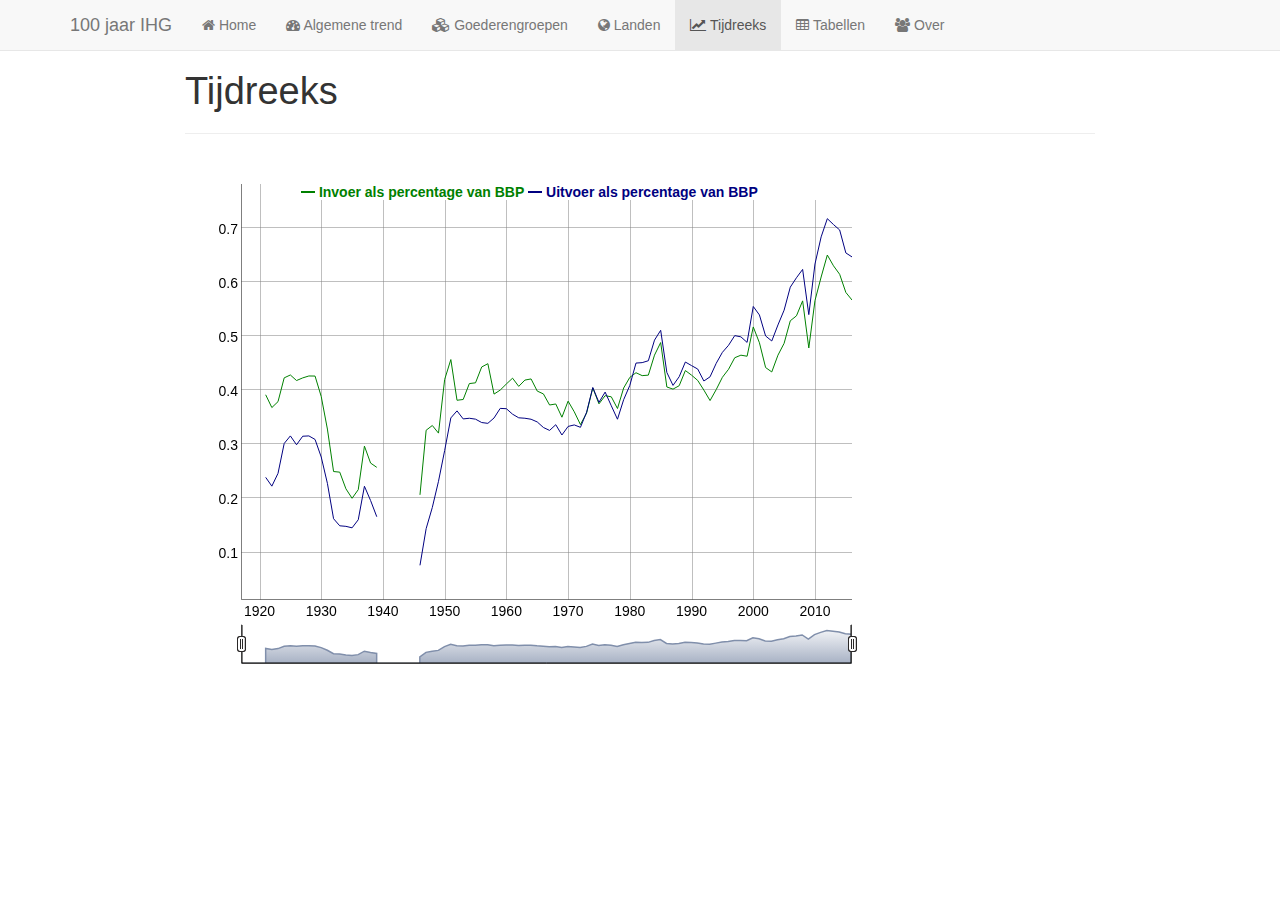
<file: 100jaarIHG/tijdreeks.html>
<!DOCTYPE html>

<html xmlns="http://www.w3.org/1999/xhtml">

<head>

<meta charset="utf-8" />
<meta http-equiv="Content-Type" content="text/html; charset=utf-8" />
<meta name="generator" content="pandoc" />




<title>Tijdreeks</title>

<script src="site_libs/jquery-1.11.3/jquery.min.js"></script>
<meta name="viewport" content="width=device-width, initial-scale=1" />
<link href="site_libs/bootstrap-3.3.5/css/bootstrap.min.css" rel="stylesheet" />
<script src="site_libs/bootstrap-3.3.5/js/bootstrap.min.js"></script>
<script src="site_libs/bootstrap-3.3.5/shim/html5shiv.min.js"></script>
<script src="site_libs/bootstrap-3.3.5/shim/respond.min.js"></script>
<script src="site_libs/navigation-1.1/tabsets.js"></script>
<link href="site_libs/highlightjs-1.1/default.css" rel="stylesheet" />
<script src="site_libs/highlightjs-1.1/highlight.js"></script>
<script src="site_libs/htmlwidgets-0.9/htmlwidgets.js"></script>
<link href="site_libs/dygraphs-1.1.1/dygraph.css" rel="stylesheet" />
<script src="site_libs/dygraphs-1.1.1/dygraph-combined.js"></script>
<script src="site_libs/moment-2.8.4/moment.js"></script>
<script src="site_libs/moment-timezone-0.2.5/moment-timezone-with-data.js"></script>
<script src="site_libs/moment-fquarter-1.0.0/moment-fquarter.min.js"></script>
<script src="site_libs/dygraphs-binding-1.1.1.4/dygraphs.js"></script>
<link href="site_libs/font-awesome-4.5.0/css/font-awesome.min.css" rel="stylesheet" />

<style type="text/css">code{white-space: pre;}</style>
<style type="text/css">
  pre:not([class]) {
    background-color: white;
  }
</style>
<script type="text/javascript">
if (window.hljs && document.readyState && document.readyState === "complete") {
   window.setTimeout(function() {
      hljs.initHighlighting();
   }, 0);
}
</script>



<style type="text/css">
h1 {
  font-size: 34px;
}
h1.title {
  font-size: 38px;
}
h2 {
  font-size: 30px;
}
h3 {
  font-size: 24px;
}
h4 {
  font-size: 18px;
}
h5 {
  font-size: 16px;
}
h6 {
  font-size: 12px;
}
.table th:not([align]) {
  text-align: left;
}
</style>


</head>

<body>

<style type = "text/css">
.main-container {
  max-width: 940px;
  margin-left: auto;
  margin-right: auto;
}
code {
  color: inherit;
  background-color: rgba(0, 0, 0, 0.04);
}
img {
  max-width:100%;
  height: auto;
}
.tabbed-pane {
  padding-top: 12px;
}
button.code-folding-btn:focus {
  outline: none;
}
</style>


<style type="text/css">
/* padding for bootstrap navbar */
body {
  padding-top: 51px;
  padding-bottom: 40px;
}
/* offset scroll position for anchor links (for fixed navbar)  */
.section h1 {
  padding-top: 56px;
  margin-top: -56px;
}

.section h2 {
  padding-top: 56px;
  margin-top: -56px;
}
.section h3 {
  padding-top: 56px;
  margin-top: -56px;
}
.section h4 {
  padding-top: 56px;
  margin-top: -56px;
}
.section h5 {
  padding-top: 56px;
  margin-top: -56px;
}
.section h6 {
  padding-top: 56px;
  margin-top: -56px;
}
</style>

<script>
// manage active state of menu based on current page
$(document).ready(function () {
  // active menu anchor
  href = window.location.pathname
  href = href.substr(href.lastIndexOf('/') + 1)
  if (href === "")
    href = "index.html";
  var menuAnchor = $('a[href="' + href + '"]');

  // mark it active
  menuAnchor.parent().addClass('active');

  // if it's got a parent navbar menu mark it active as well
  menuAnchor.closest('li.dropdown').addClass('active');
});
</script>


<div class="container-fluid main-container">

<!-- tabsets -->
<script>
$(document).ready(function () {
  window.buildTabsets("TOC");
});
</script>

<!-- code folding -->






<div class="navbar navbar-default  navbar-fixed-top" role="navigation">
  <div class="container">
    <div class="navbar-header">
      <button type="button" class="navbar-toggle collapsed" data-toggle="collapse" data-target="#navbar">
        <span class="icon-bar"></span>
        <span class="icon-bar"></span>
        <span class="icon-bar"></span>
      </button>
      <a class="navbar-brand" href="index.html">100 jaar IHG</a>
    </div>
    <div id="navbar" class="navbar-collapse collapse">
      <ul class="nav navbar-nav">
        <li>
  <a href="index.html">
    <span class="fa fa-home"></span>
     
    Home
  </a>
</li>
<li>
  <a href="verhaal.html">
    <span class="fa fa-dashboard"></span>
     
    Algemene trend
  </a>
</li>
<li>
  <a href="goed.html">
    <span class="fa fa-cubes"></span>
     
    Goederengroepen
  </a>
</li>
<li>
  <a href="land.html">
    <span class="fa fa-globe"></span>
     
    Landen
  </a>
</li>
<li>
  <a href="tijdreeks.html">
    <span class="fa fa-line-chart"></span>
     
    Tijdreeks
  </a>
</li>
<li>
  <a href="tabellen.html">
    <span class="fa fa-table"></span>
     
    Tabellen
  </a>
</li>
<li>
  <a href="over.html">
    <span class="fa fa-group"></span>
     
    Over
  </a>
</li>
      </ul>
      <ul class="nav navbar-nav navbar-right">
        
      </ul>
    </div><!--/.nav-collapse -->
  </div><!--/.container -->
</div><!--/.navbar -->

<div class="fluid-row" id="header">



<h1 class="title toc-ignore">Tijdreeks</h1>

</div>


<hr />
<p>
<br>
<p>
<div id="htmlwidget-b48ace8c15877d294c15" style="width:672px;height:480px;" class="dygraphs html-widget"></div>
<script type="application/json" data-for="htmlwidget-b48ace8c15877d294c15">{"x":{"attrs":{"labels":["year","Invoer als percentage van BBP","Uitvoer als percentage van BBP"],"retainDateWindow":false,"axes":{"x":{"pixelsPerLabel":60}},"legend":"auto","labelsDivWidth":550,"labelsShowZeroValues":true,"labelsSeparateLines":false,"hideOverlayOnMouseOut":true,"showRangeSelector":true,"rangeSelectorHeight":40,"rangeSelectorPlotFillColor":" #A7B1C4","rangeSelectorPlotStrokeColor":"#808FAB","interactionModel":"Dygraph.Interaction.defaultModel"},"scale":"yearly","annotations":[],"shadings":[],"events":[],"format":"date","data":[["1917-01-01T00:00:00.000Z","1918-01-01T00:00:00.000Z","1919-01-01T00:00:00.000Z","1920-01-01T00:00:00.000Z","1921-01-01T00:00:00.000Z","1922-01-01T00:00:00.000Z","1923-01-01T00:00:00.000Z","1924-01-01T00:00:00.000Z","1925-01-01T00:00:00.000Z","1926-01-01T00:00:00.000Z","1927-01-01T00:00:00.000Z","1928-01-01T00:00:00.000Z","1929-01-01T00:00:00.000Z","1930-01-01T00:00:00.000Z","1931-01-01T00:00:00.000Z","1932-01-01T00:00:00.000Z","1933-01-01T00:00:00.000Z","1934-01-01T00:00:00.000Z","1935-01-01T00:00:00.000Z","1936-01-01T00:00:00.000Z","1937-01-01T00:00:00.000Z","1938-01-01T00:00:00.000Z","1939-01-01T00:00:00.000Z","1940-01-01T00:00:00.000Z","1941-01-01T00:00:00.000Z","1942-01-01T00:00:00.000Z","1943-01-01T00:00:00.000Z","1944-01-01T00:00:00.000Z","1945-01-01T00:00:00.000Z","1946-01-01T00:00:00.000Z","1947-01-01T00:00:00.000Z","1948-01-01T00:00:00.000Z","1949-01-01T00:00:00.000Z","1950-01-01T00:00:00.000Z","1951-01-01T00:00:00.000Z","1952-01-01T00:00:00.000Z","1953-01-01T00:00:00.000Z","1954-01-01T00:00:00.000Z","1955-01-01T00:00:00.000Z","1956-01-01T00:00:00.000Z","1957-01-01T00:00:00.000Z","1958-01-01T00:00:00.000Z","1959-01-01T00:00:00.000Z","1960-01-01T00:00:00.000Z","1961-01-01T00:00:00.000Z","1962-01-01T00:00:00.000Z","1963-01-01T00:00:00.000Z","1964-01-01T00:00:00.000Z","1965-01-01T00:00:00.000Z","1966-01-01T00:00:00.000Z","1967-01-01T00:00:00.000Z","1968-01-01T00:00:00.000Z","1969-01-01T00:00:00.000Z","1970-01-01T00:00:00.000Z","1971-01-01T00:00:00.000Z","1972-01-01T00:00:00.000Z","1973-01-01T00:00:00.000Z","1974-01-01T00:00:00.000Z","1975-01-01T00:00:00.000Z","1976-01-01T00:00:00.000Z","1977-01-01T00:00:00.000Z","1978-01-01T00:00:00.000Z","1979-01-01T00:00:00.000Z","1980-01-01T00:00:00.000Z","1981-01-01T00:00:00.000Z","1982-01-01T00:00:00.000Z","1983-01-01T00:00:00.000Z","1984-01-01T00:00:00.000Z","1985-01-01T00:00:00.000Z","1986-01-01T00:00:00.000Z","1987-01-01T00:00:00.000Z","1988-01-01T00:00:00.000Z","1989-01-01T00:00:00.000Z","1990-01-01T00:00:00.000Z","1991-01-01T00:00:00.000Z","1992-01-01T00:00:00.000Z","1993-01-01T00:00:00.000Z","1994-01-01T00:00:00.000Z","1995-01-01T00:00:00.000Z","1996-01-01T00:00:00.000Z","1997-01-01T00:00:00.000Z","1998-01-01T00:00:00.000Z","1999-01-01T00:00:00.000Z","2000-01-01T00:00:00.000Z","2001-01-01T00:00:00.000Z","2002-01-01T00:00:00.000Z","2003-01-01T00:00:00.000Z","2004-01-01T00:00:00.000Z","2005-01-01T00:00:00.000Z","2006-01-01T00:00:00.000Z","2007-01-01T00:00:00.000Z","2008-01-01T00:00:00.000Z","2009-01-01T00:00:00.000Z","2010-01-01T00:00:00.000Z","2011-01-01T00:00:00.000Z","2012-01-01T00:00:00.000Z","2013-01-01T00:00:00.000Z","2014-01-01T00:00:00.000Z","2015-01-01T00:00:00.000Z","2016-01-01T00:00:00.000Z"],[null,null,null,null,0.391552511415525,0.367916999201915,0.37888198757764,0.422834645669291,0.428132205995388,0.417859834212509,0.422725611983924,0.426275331935709,0.426146010186757,0.388359788359788,0.32824427480916,0.249684210526316,0.248580166011359,0.217777777777778,0.200270635994587,0.216192170818505,0.296658516707416,0.26530612244898,0.257454545454545,null,null,null,null,null,null,0.206604747162023,0.326003021655196,0.334769687964339,0.32069970845481,0.419855467361687,0.456639004149378,0.38141663350577,0.382839517711936,0.412246946628744,0.413638402871243,0.442912300055157,0.4489757087588,0.392785319255907,0.400212126568853,0.411513746971453,0.422249937640309,0.407062421798971,0.418692067831361,0.420829098301147,0.398381382650242,0.393140708017432,0.372629574207591,0.374539922461599,0.350086889360881,0.379780620942607,0.360063728093468,0.336449737815536,0.357778277916632,0.404229852411625,0.374756024322498,0.389909996043782,0.387777218126593,0.366147898353393,0.404013201320132,0.423695973413616,0.432289881675022,0.426910579160998,0.427803913473343,0.464808470079085,0.488081781832124,0.405939253895128,0.402013927830259,0.408330116362433,0.436309314434355,0.427806872096268,0.418063137445362,0.400161759827655,0.380826265429527,0.401199111871139,0.423870065288393,0.438723397601288,0.46002331717494,0.464722013772402,0.46277120507104,0.516932242319839,0.487636549624663,0.441893408194938,0.433733449349506,0.46468329587283,0.486648993878151,0.528257215632266,0.5374143235165,0.565076091582405,0.478032569539543,0.565644550255714,0.609170899779149,0.649798611134285,0.629888974100612,0.614200864435482,0.580704337433356,0.566681623643353],[null,null,null,null,0.23896499238965,0.222665602553871,0.246376811594203,0.301574803149606,0.315526518063028,0.299171062547099,0.314943368651809,0.315513626834382,0.308998302207131,0.276543209876543,0.227862595419847,0.162526315789474,0.149410222804718,0.148444444444444,0.145692377086152,0.1605871886121,0.222493887530562,0.196078431372549,0.166181818181818,null,null,null,null,null,null,0.0763673890608875,0.14420010072184,0.183358098068351,0.231645905115293,0.288591399123327,0.348755186721992,0.361818543573418,0.346948312926442,0.34816797724611,0.346493195752954,0.340250965250965,0.338745481068054,0.348667672197084,0.36638972364622,0.36579584957337,0.355699675729608,0.348996709764123,0.348169663833241,0.346340932191085,0.341339747131667,0.331084711360516,0.325697184056591,0.336236933797909,0.317223402201197,0.33304633822947,0.33583187922009,0.331395742720486,0.359484014640907,0.405021047826748,0.377505442534344,0.396511934590531,0.371224262405177,0.346351925274787,0.38246204620462,0.408918947090888,0.450140282190842,0.45093266171196,0.454444215078063,0.492516551173394,0.510698262683802,0.432773698280488,0.408910743983858,0.424961855916469,0.45206859564785,0.445454993187004,0.439102476930549,0.416978818407821,0.424726371583947,0.449718667255075,0.469984701615994,0.483047958593298,0.500880968451687,0.49859848150437,0.488351679082738,0.554727725141162,0.53902678170598,0.500208506192849,0.490970656993993,0.520572738525685,0.54792201898299,0.590432345580286,0.607776162917801,0.623214198603488,0.539689656074734,0.633190124559254,0.683348718881824,0.716986074635681,0.706108874006599,0.696094634248201,0.653702131158405,0.646289592876933]]},"evals":["attrs.interactionModel"],"jsHooks":[]}</script>
<p>
<br>
<p>




</div>

<script>

// add bootstrap table styles to pandoc tables
function bootstrapStylePandocTables() {
  $('tr.header').parent('thead').parent('table').addClass('table table-condensed');
}
$(document).ready(function () {
  bootstrapStylePandocTables();
});


</script>

<!-- dynamically load mathjax for compatibility with self-contained -->
<script>
  (function () {
    var script = document.createElement("script");
    script.type = "text/javascript";
    script.src  = "https://mathjax.rstudio.com/latest/MathJax.js?config=TeX-AMS-MML_HTMLorMML";
    document.getElementsByTagName("head")[0].appendChild(script);
  })();
</script>

</body>
</html>
</file>
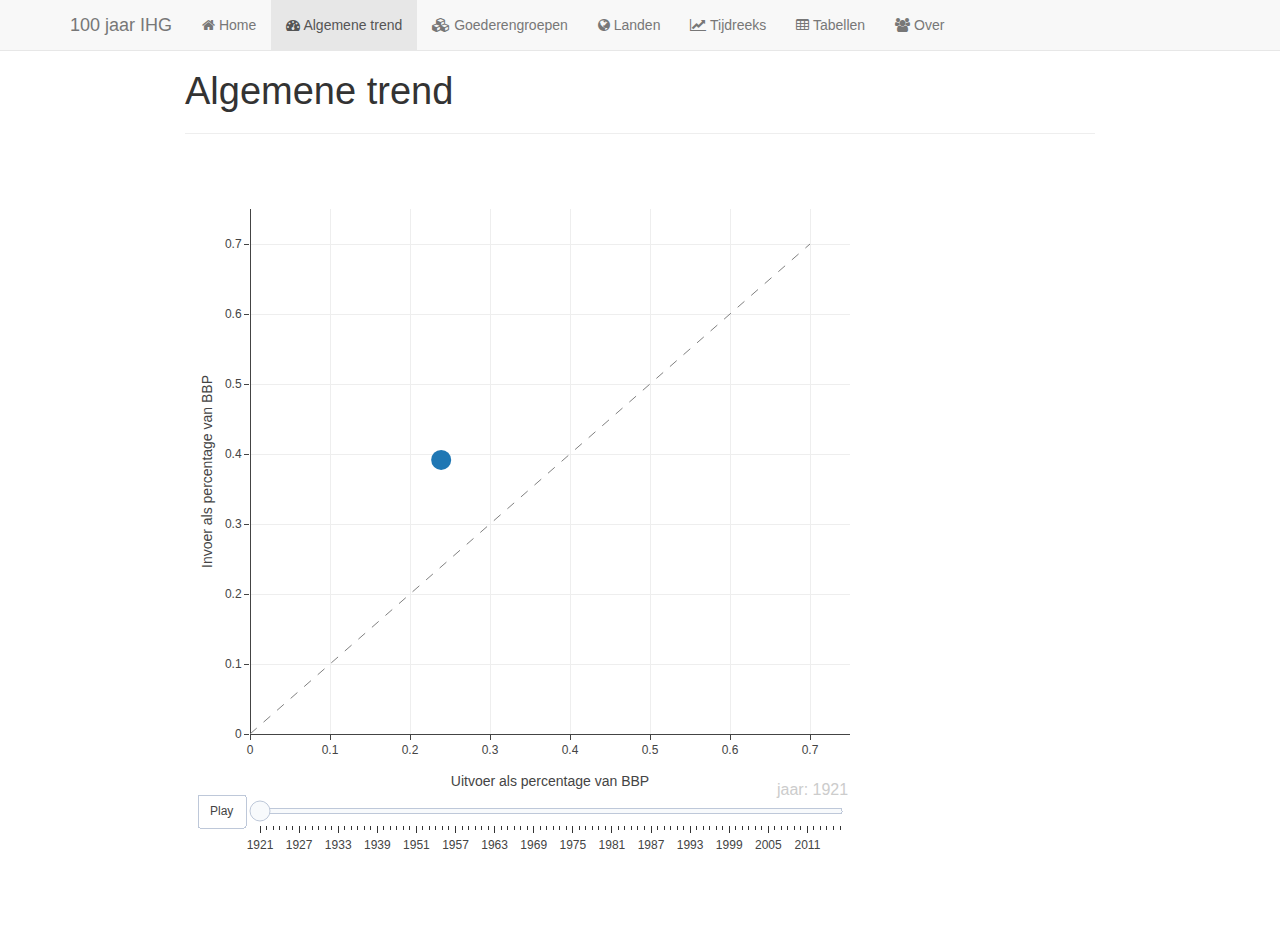
<file: 100jaarIHG/verhaal.html>
<!DOCTYPE html>

<html xmlns="http://www.w3.org/1999/xhtml">

<head>

<meta charset="utf-8" />
<meta http-equiv="Content-Type" content="text/html; charset=utf-8" />
<meta name="generator" content="pandoc" />




<title>Algemene trend</title>

<script src="site_libs/jquery-1.11.3/jquery.min.js"></script>
<meta name="viewport" content="width=device-width, initial-scale=1" />
<link href="site_libs/bootstrap-3.3.5/css/bootstrap.min.css" rel="stylesheet" />
<script src="site_libs/bootstrap-3.3.5/js/bootstrap.min.js"></script>
<script src="site_libs/bootstrap-3.3.5/shim/html5shiv.min.js"></script>
<script src="site_libs/bootstrap-3.3.5/shim/respond.min.js"></script>
<script src="site_libs/navigation-1.1/tabsets.js"></script>
<link href="site_libs/highlightjs-1.1/default.css" rel="stylesheet" />
<script src="site_libs/highlightjs-1.1/highlight.js"></script>
<script src="site_libs/htmlwidgets-0.9/htmlwidgets.js"></script>
<script src="site_libs/plotly-binding-4.7.1/plotly.js"></script>
<script src="site_libs/typedarray-0.1/typedarray.min.js"></script>
<link href="site_libs/crosstalk-1.0.0/css/crosstalk.css" rel="stylesheet" />
<script src="site_libs/crosstalk-1.0.0/js/crosstalk.min.js"></script>
<link href="site_libs/plotlyjs-1.29.2/plotly-htmlwidgets.css" rel="stylesheet" />
<script src="site_libs/plotlyjs-1.29.2/plotly-latest.min.js"></script>
<link href="site_libs/font-awesome-4.5.0/css/font-awesome.min.css" rel="stylesheet" />

<style type="text/css">code{white-space: pre;}</style>
<style type="text/css">
  pre:not([class]) {
    background-color: white;
  }
</style>
<script type="text/javascript">
if (window.hljs && document.readyState && document.readyState === "complete") {
   window.setTimeout(function() {
      hljs.initHighlighting();
   }, 0);
}
</script>



<style type="text/css">
h1 {
  font-size: 34px;
}
h1.title {
  font-size: 38px;
}
h2 {
  font-size: 30px;
}
h3 {
  font-size: 24px;
}
h4 {
  font-size: 18px;
}
h5 {
  font-size: 16px;
}
h6 {
  font-size: 12px;
}
.table th:not([align]) {
  text-align: left;
}
</style>


</head>

<body>

<style type = "text/css">
.main-container {
  max-width: 940px;
  margin-left: auto;
  margin-right: auto;
}
code {
  color: inherit;
  background-color: rgba(0, 0, 0, 0.04);
}
img {
  max-width:100%;
  height: auto;
}
.tabbed-pane {
  padding-top: 12px;
}
button.code-folding-btn:focus {
  outline: none;
}
</style>


<style type="text/css">
/* padding for bootstrap navbar */
body {
  padding-top: 51px;
  padding-bottom: 40px;
}
/* offset scroll position for anchor links (for fixed navbar)  */
.section h1 {
  padding-top: 56px;
  margin-top: -56px;
}

.section h2 {
  padding-top: 56px;
  margin-top: -56px;
}
.section h3 {
  padding-top: 56px;
  margin-top: -56px;
}
.section h4 {
  padding-top: 56px;
  margin-top: -56px;
}
.section h5 {
  padding-top: 56px;
  margin-top: -56px;
}
.section h6 {
  padding-top: 56px;
  margin-top: -56px;
}
</style>

<script>
// manage active state of menu based on current page
$(document).ready(function () {
  // active menu anchor
  href = window.location.pathname
  href = href.substr(href.lastIndexOf('/') + 1)
  if (href === "")
    href = "index.html";
  var menuAnchor = $('a[href="' + href + '"]');

  // mark it active
  menuAnchor.parent().addClass('active');

  // if it's got a parent navbar menu mark it active as well
  menuAnchor.closest('li.dropdown').addClass('active');
});
</script>


<div class="container-fluid main-container">

<!-- tabsets -->
<script>
$(document).ready(function () {
  window.buildTabsets("TOC");
});
</script>

<!-- code folding -->






<div class="navbar navbar-default  navbar-fixed-top" role="navigation">
  <div class="container">
    <div class="navbar-header">
      <button type="button" class="navbar-toggle collapsed" data-toggle="collapse" data-target="#navbar">
        <span class="icon-bar"></span>
        <span class="icon-bar"></span>
        <span class="icon-bar"></span>
      </button>
      <a class="navbar-brand" href="index.html">100 jaar IHG</a>
    </div>
    <div id="navbar" class="navbar-collapse collapse">
      <ul class="nav navbar-nav">
        <li>
  <a href="index.html">
    <span class="fa fa-home"></span>
     
    Home
  </a>
</li>
<li>
  <a href="verhaal.html">
    <span class="fa fa-dashboard"></span>
     
    Algemene trend
  </a>
</li>
<li>
  <a href="goed.html">
    <span class="fa fa-cubes"></span>
     
    Goederengroepen
  </a>
</li>
<li>
  <a href="land.html">
    <span class="fa fa-globe"></span>
     
    Landen
  </a>
</li>
<li>
  <a href="tijdreeks.html">
    <span class="fa fa-line-chart"></span>
     
    Tijdreeks
  </a>
</li>
<li>
  <a href="tabellen.html">
    <span class="fa fa-table"></span>
     
    Tabellen
  </a>
</li>
<li>
  <a href="over.html">
    <span class="fa fa-group"></span>
     
    Over
  </a>
</li>
      </ul>
      <ul class="nav navbar-nav navbar-right">
        
      </ul>
    </div><!--/.nav-collapse -->
  </div><!--/.container -->
</div><!--/.navbar -->

<div class="fluid-row" id="header">



<h1 class="title toc-ignore">Algemene trend</h1>

</div>


<hr />
<p>
<br>
<p>
<div id="b3e4893c343" style="width:675px;height:675px;" class="plotly html-widget"></div>
<script type="application/json" data-for="b3e4893c343">{"x":{"visdat":{"b3e508accec":["function () ","plotlyVisDat"]},"cur_data":"b3e508accec","attrs":{"b3e508accec":{"x":{},"y":{},"text":{},"hoverinfo":"text","showlegend":false,"size":{},"alpha":1,"sizes":[20,20],"type":"scatter","mode":"markers","frame":{}},"b3e508accec.1":{"x":0,"y":0,"xend":0.7,"yend":0.7,"type":"scatter","mode":"lines","showlegend":false,"line":{"color":"grey","width":1,"dash":"dash"}}},"layout":{"width":675,"height":675,"margin":{"b":40,"l":60,"t":25,"r":10},"xaxis":{"domain":[0,1],"title":"Uitvoer als percentage van BBP","ticks":"outside","range":[0,0.75]},"yaxis":{"domain":[0,1],"title":"Invoer als percentage van BBP","ticks":"outside","range":[0,0.75]},"hovermode":"closest","showlegend":false,"sliders":[{"currentvalue":{"prefix":"jaar: ","xanchor":"right","font":{"size":16,"color":"rgba(204,204,204,1)"}},"steps":[{"method":"animate","args":[["1921"],{"transition":{"duration":2000,"easing":"linear"},"frame":{"duration":2000,"redraw":false},"mode":"immediate"}],"label":"1921","value":"1921"},{"method":"animate","args":[["1922"],{"transition":{"duration":2000,"easing":"linear"},"frame":{"duration":2000,"redraw":false},"mode":"immediate"}],"label":"1922","value":"1922"},{"method":"animate","args":[["1923"],{"transition":{"duration":2000,"easing":"linear"},"frame":{"duration":2000,"redraw":false},"mode":"immediate"}],"label":"1923","value":"1923"},{"method":"animate","args":[["1924"],{"transition":{"duration":2000,"easing":"linear"},"frame":{"duration":2000,"redraw":false},"mode":"immediate"}],"label":"1924","value":"1924"},{"method":"animate","args":[["1925"],{"transition":{"duration":2000,"easing":"linear"},"frame":{"duration":2000,"redraw":false},"mode":"immediate"}],"label":"1925","value":"1925"},{"method":"animate","args":[["1926"],{"transition":{"duration":2000,"easing":"linear"},"frame":{"duration":2000,"redraw":false},"mode":"immediate"}],"label":"1926","value":"1926"},{"method":"animate","args":[["1927"],{"transition":{"duration":2000,"easing":"linear"},"frame":{"duration":2000,"redraw":false},"mode":"immediate"}],"label":"1927","value":"1927"},{"method":"animate","args":[["1928"],{"transition":{"duration":2000,"easing":"linear"},"frame":{"duration":2000,"redraw":false},"mode":"immediate"}],"label":"1928","value":"1928"},{"method":"animate","args":[["1929"],{"transition":{"duration":2000,"easing":"linear"},"frame":{"duration":2000,"redraw":false},"mode":"immediate"}],"label":"1929","value":"1929"},{"method":"animate","args":[["1930"],{"transition":{"duration":2000,"easing":"linear"},"frame":{"duration":2000,"redraw":false},"mode":"immediate"}],"label":"1930","value":"1930"},{"method":"animate","args":[["1931"],{"transition":{"duration":2000,"easing":"linear"},"frame":{"duration":2000,"redraw":false},"mode":"immediate"}],"label":"1931","value":"1931"},{"method":"animate","args":[["1932"],{"transition":{"duration":2000,"easing":"linear"},"frame":{"duration":2000,"redraw":false},"mode":"immediate"}],"label":"1932","value":"1932"},{"method":"animate","args":[["1933"],{"transition":{"duration":2000,"easing":"linear"},"frame":{"duration":2000,"redraw":false},"mode":"immediate"}],"label":"1933","value":"1933"},{"method":"animate","args":[["1934"],{"transition":{"duration":2000,"easing":"linear"},"frame":{"duration":2000,"redraw":false},"mode":"immediate"}],"label":"1934","value":"1934"},{"method":"animate","args":[["1935"],{"transition":{"duration":2000,"easing":"linear"},"frame":{"duration":2000,"redraw":false},"mode":"immediate"}],"label":"1935","value":"1935"},{"method":"animate","args":[["1936"],{"transition":{"duration":2000,"easing":"linear"},"frame":{"duration":2000,"redraw":false},"mode":"immediate"}],"label":"1936","value":"1936"},{"method":"animate","args":[["1937"],{"transition":{"duration":2000,"easing":"linear"},"frame":{"duration":2000,"redraw":false},"mode":"immediate"}],"label":"1937","value":"1937"},{"method":"animate","args":[["1938"],{"transition":{"duration":2000,"easing":"linear"},"frame":{"duration":2000,"redraw":false},"mode":"immediate"}],"label":"1938","value":"1938"},{"method":"animate","args":[["1939"],{"transition":{"duration":2000,"easing":"linear"},"frame":{"duration":2000,"redraw":false},"mode":"immediate"}],"label":"1939","value":"1939"},{"method":"animate","args":[["1946"],{"transition":{"duration":2000,"easing":"linear"},"frame":{"duration":2000,"redraw":false},"mode":"immediate"}],"label":"1946","value":"1946"},{"method":"animate","args":[["1947"],{"transition":{"duration":2000,"easing":"linear"},"frame":{"duration":2000,"redraw":false},"mode":"immediate"}],"label":"1947","value":"1947"},{"method":"animate","args":[["1948"],{"transition":{"duration":2000,"easing":"linear"},"frame":{"duration":2000,"redraw":false},"mode":"immediate"}],"label":"1948","value":"1948"},{"method":"animate","args":[["1949"],{"transition":{"duration":2000,"easing":"linear"},"frame":{"duration":2000,"redraw":false},"mode":"immediate"}],"label":"1949","value":"1949"},{"method":"animate","args":[["1950"],{"transition":{"duration":2000,"easing":"linear"},"frame":{"duration":2000,"redraw":false},"mode":"immediate"}],"label":"1950","value":"1950"},{"method":"animate","args":[["1951"],{"transition":{"duration":2000,"easing":"linear"},"frame":{"duration":2000,"redraw":false},"mode":"immediate"}],"label":"1951","value":"1951"},{"method":"animate","args":[["1952"],{"transition":{"duration":2000,"easing":"linear"},"frame":{"duration":2000,"redraw":false},"mode":"immediate"}],"label":"1952","value":"1952"},{"method":"animate","args":[["1953"],{"transition":{"duration":2000,"easing":"linear"},"frame":{"duration":2000,"redraw":false},"mode":"immediate"}],"label":"1953","value":"1953"},{"method":"animate","args":[["1954"],{"transition":{"duration":2000,"easing":"linear"},"frame":{"duration":2000,"redraw":false},"mode":"immediate"}],"label":"1954","value":"1954"},{"method":"animate","args":[["1955"],{"transition":{"duration":2000,"easing":"linear"},"frame":{"duration":2000,"redraw":false},"mode":"immediate"}],"label":"1955","value":"1955"},{"method":"animate","args":[["1956"],{"transition":{"duration":2000,"easing":"linear"},"frame":{"duration":2000,"redraw":false},"mode":"immediate"}],"label":"1956","value":"1956"},{"method":"animate","args":[["1957"],{"transition":{"duration":2000,"easing":"linear"},"frame":{"duration":2000,"redraw":false},"mode":"immediate"}],"label":"1957","value":"1957"},{"method":"animate","args":[["1958"],{"transition":{"duration":2000,"easing":"linear"},"frame":{"duration":2000,"redraw":false},"mode":"immediate"}],"label":"1958","value":"1958"},{"method":"animate","args":[["1959"],{"transition":{"duration":2000,"easing":"linear"},"frame":{"duration":2000,"redraw":false},"mode":"immediate"}],"label":"1959","value":"1959"},{"method":"animate","args":[["1960"],{"transition":{"duration":2000,"easing":"linear"},"frame":{"duration":2000,"redraw":false},"mode":"immediate"}],"label":"1960","value":"1960"},{"method":"animate","args":[["1961"],{"transition":{"duration":2000,"easing":"linear"},"frame":{"duration":2000,"redraw":false},"mode":"immediate"}],"label":"1961","value":"1961"},{"method":"animate","args":[["1962"],{"transition":{"duration":2000,"easing":"linear"},"frame":{"duration":2000,"redraw":false},"mode":"immediate"}],"label":"1962","value":"1962"},{"method":"animate","args":[["1963"],{"transition":{"duration":2000,"easing":"linear"},"frame":{"duration":2000,"redraw":false},"mode":"immediate"}],"label":"1963","value":"1963"},{"method":"animate","args":[["1964"],{"transition":{"duration":2000,"easing":"linear"},"frame":{"duration":2000,"redraw":false},"mode":"immediate"}],"label":"1964","value":"1964"},{"method":"animate","args":[["1965"],{"transition":{"duration":2000,"easing":"linear"},"frame":{"duration":2000,"redraw":false},"mode":"immediate"}],"label":"1965","value":"1965"},{"method":"animate","args":[["1966"],{"transition":{"duration":2000,"easing":"linear"},"frame":{"duration":2000,"redraw":false},"mode":"immediate"}],"label":"1966","value":"1966"},{"method":"animate","args":[["1967"],{"transition":{"duration":2000,"easing":"linear"},"frame":{"duration":2000,"redraw":false},"mode":"immediate"}],"label":"1967","value":"1967"},{"method":"animate","args":[["1968"],{"transition":{"duration":2000,"easing":"linear"},"frame":{"duration":2000,"redraw":false},"mode":"immediate"}],"label":"1968","value":"1968"},{"method":"animate","args":[["1969"],{"transition":{"duration":2000,"easing":"linear"},"frame":{"duration":2000,"redraw":false},"mode":"immediate"}],"label":"1969","value":"1969"},{"method":"animate","args":[["1970"],{"transition":{"duration":2000,"easing":"linear"},"frame":{"duration":2000,"redraw":false},"mode":"immediate"}],"label":"1970","value":"1970"},{"method":"animate","args":[["1971"],{"transition":{"duration":2000,"easing":"linear"},"frame":{"duration":2000,"redraw":false},"mode":"immediate"}],"label":"1971","value":"1971"},{"method":"animate","args":[["1972"],{"transition":{"duration":2000,"easing":"linear"},"frame":{"duration":2000,"redraw":false},"mode":"immediate"}],"label":"1972","value":"1972"},{"method":"animate","args":[["1973"],{"transition":{"duration":2000,"easing":"linear"},"frame":{"duration":2000,"redraw":false},"mode":"immediate"}],"label":"1973","value":"1973"},{"method":"animate","args":[["1974"],{"transition":{"duration":2000,"easing":"linear"},"frame":{"duration":2000,"redraw":false},"mode":"immediate"}],"label":"1974","value":"1974"},{"method":"animate","args":[["1975"],{"transition":{"duration":2000,"easing":"linear"},"frame":{"duration":2000,"redraw":false},"mode":"immediate"}],"label":"1975","value":"1975"},{"method":"animate","args":[["1976"],{"transition":{"duration":2000,"easing":"linear"},"frame":{"duration":2000,"redraw":false},"mode":"immediate"}],"label":"1976","value":"1976"},{"method":"animate","args":[["1977"],{"transition":{"duration":2000,"easing":"linear"},"frame":{"duration":2000,"redraw":false},"mode":"immediate"}],"label":"1977","value":"1977"},{"method":"animate","args":[["1978"],{"transition":{"duration":2000,"easing":"linear"},"frame":{"duration":2000,"redraw":false},"mode":"immediate"}],"label":"1978","value":"1978"},{"method":"animate","args":[["1979"],{"transition":{"duration":2000,"easing":"linear"},"frame":{"duration":2000,"redraw":false},"mode":"immediate"}],"label":"1979","value":"1979"},{"method":"animate","args":[["1980"],{"transition":{"duration":2000,"easing":"linear"},"frame":{"duration":2000,"redraw":false},"mode":"immediate"}],"label":"1980","value":"1980"},{"method":"animate","args":[["1981"],{"transition":{"duration":2000,"easing":"linear"},"frame":{"duration":2000,"redraw":false},"mode":"immediate"}],"label":"1981","value":"1981"},{"method":"animate","args":[["1982"],{"transition":{"duration":2000,"easing":"linear"},"frame":{"duration":2000,"redraw":false},"mode":"immediate"}],"label":"1982","value":"1982"},{"method":"animate","args":[["1983"],{"transition":{"duration":2000,"easing":"linear"},"frame":{"duration":2000,"redraw":false},"mode":"immediate"}],"label":"1983","value":"1983"},{"method":"animate","args":[["1984"],{"transition":{"duration":2000,"easing":"linear"},"frame":{"duration":2000,"redraw":false},"mode":"immediate"}],"label":"1984","value":"1984"},{"method":"animate","args":[["1985"],{"transition":{"duration":2000,"easing":"linear"},"frame":{"duration":2000,"redraw":false},"mode":"immediate"}],"label":"1985","value":"1985"},{"method":"animate","args":[["1986"],{"transition":{"duration":2000,"easing":"linear"},"frame":{"duration":2000,"redraw":false},"mode":"immediate"}],"label":"1986","value":"1986"},{"method":"animate","args":[["1987"],{"transition":{"duration":2000,"easing":"linear"},"frame":{"duration":2000,"redraw":false},"mode":"immediate"}],"label":"1987","value":"1987"},{"method":"animate","args":[["1988"],{"transition":{"duration":2000,"easing":"linear"},"frame":{"duration":2000,"redraw":false},"mode":"immediate"}],"label":"1988","value":"1988"},{"method":"animate","args":[["1989"],{"transition":{"duration":2000,"easing":"linear"},"frame":{"duration":2000,"redraw":false},"mode":"immediate"}],"label":"1989","value":"1989"},{"method":"animate","args":[["1990"],{"transition":{"duration":2000,"easing":"linear"},"frame":{"duration":2000,"redraw":false},"mode":"immediate"}],"label":"1990","value":"1990"},{"method":"animate","args":[["1991"],{"transition":{"duration":2000,"easing":"linear"},"frame":{"duration":2000,"redraw":false},"mode":"immediate"}],"label":"1991","value":"1991"},{"method":"animate","args":[["1992"],{"transition":{"duration":2000,"easing":"linear"},"frame":{"duration":2000,"redraw":false},"mode":"immediate"}],"label":"1992","value":"1992"},{"method":"animate","args":[["1993"],{"transition":{"duration":2000,"easing":"linear"},"frame":{"duration":2000,"redraw":false},"mode":"immediate"}],"label":"1993","value":"1993"},{"method":"animate","args":[["1994"],{"transition":{"duration":2000,"easing":"linear"},"frame":{"duration":2000,"redraw":false},"mode":"immediate"}],"label":"1994","value":"1994"},{"method":"animate","args":[["1995"],{"transition":{"duration":2000,"easing":"linear"},"frame":{"duration":2000,"redraw":false},"mode":"immediate"}],"label":"1995","value":"1995"},{"method":"animate","args":[["1996"],{"transition":{"duration":2000,"easing":"linear"},"frame":{"duration":2000,"redraw":false},"mode":"immediate"}],"label":"1996","value":"1996"},{"method":"animate","args":[["1997"],{"transition":{"duration":2000,"easing":"linear"},"frame":{"duration":2000,"redraw":false},"mode":"immediate"}],"label":"1997","value":"1997"},{"method":"animate","args":[["1998"],{"transition":{"duration":2000,"easing":"linear"},"frame":{"duration":2000,"redraw":false},"mode":"immediate"}],"label":"1998","value":"1998"},{"method":"animate","args":[["1999"],{"transition":{"duration":2000,"easing":"linear"},"frame":{"duration":2000,"redraw":false},"mode":"immediate"}],"label":"1999","value":"1999"},{"method":"animate","args":[["2000"],{"transition":{"duration":2000,"easing":"linear"},"frame":{"duration":2000,"redraw":false},"mode":"immediate"}],"label":"2000","value":"2000"},{"method":"animate","args":[["2001"],{"transition":{"duration":2000,"easing":"linear"},"frame":{"duration":2000,"redraw":false},"mode":"immediate"}],"label":"2001","value":"2001"},{"method":"animate","args":[["2002"],{"transition":{"duration":2000,"easing":"linear"},"frame":{"duration":2000,"redraw":false},"mode":"immediate"}],"label":"2002","value":"2002"},{"method":"animate","args":[["2003"],{"transition":{"duration":2000,"easing":"linear"},"frame":{"duration":2000,"redraw":false},"mode":"immediate"}],"label":"2003","value":"2003"},{"method":"animate","args":[["2004"],{"transition":{"duration":2000,"easing":"linear"},"frame":{"duration":2000,"redraw":false},"mode":"immediate"}],"label":"2004","value":"2004"},{"method":"animate","args":[["2005"],{"transition":{"duration":2000,"easing":"linear"},"frame":{"duration":2000,"redraw":false},"mode":"immediate"}],"label":"2005","value":"2005"},{"method":"animate","args":[["2006"],{"transition":{"duration":2000,"easing":"linear"},"frame":{"duration":2000,"redraw":false},"mode":"immediate"}],"label":"2006","value":"2006"},{"method":"animate","args":[["2007"],{"transition":{"duration":2000,"easing":"linear"},"frame":{"duration":2000,"redraw":false},"mode":"immediate"}],"label":"2007","value":"2007"},{"method":"animate","args":[["2008"],{"transition":{"duration":2000,"easing":"linear"},"frame":{"duration":2000,"redraw":false},"mode":"immediate"}],"label":"2008","value":"2008"},{"method":"animate","args":[["2009"],{"transition":{"duration":2000,"easing":"linear"},"frame":{"duration":2000,"redraw":false},"mode":"immediate"}],"label":"2009","value":"2009"},{"method":"animate","args":[["2010"],{"transition":{"duration":2000,"easing":"linear"},"frame":{"duration":2000,"redraw":false},"mode":"immediate"}],"label":"2010","value":"2010"},{"method":"animate","args":[["2011"],{"transition":{"duration":2000,"easing":"linear"},"frame":{"duration":2000,"redraw":false},"mode":"immediate"}],"label":"2011","value":"2011"},{"method":"animate","args":[["2012"],{"transition":{"duration":2000,"easing":"linear"},"frame":{"duration":2000,"redraw":false},"mode":"immediate"}],"label":"2012","value":"2012"},{"method":"animate","args":[["2013"],{"transition":{"duration":2000,"easing":"linear"},"frame":{"duration":2000,"redraw":false},"mode":"immediate"}],"label":"2013","value":"2013"},{"method":"animate","args":[["2014"],{"transition":{"duration":2000,"easing":"linear"},"frame":{"duration":2000,"redraw":false},"mode":"immediate"}],"label":"2014","value":"2014"},{"method":"animate","args":[["2015"],{"transition":{"duration":2000,"easing":"linear"},"frame":{"duration":2000,"redraw":false},"mode":"immediate"}],"label":"2015","value":"2015"},{"method":"animate","args":[["2016"],{"transition":{"duration":2000,"easing":"linear"},"frame":{"duration":2000,"redraw":false},"mode":"immediate"}],"label":"2016","value":"2016"}],"visible":true,"pad":{"t":40}}],"updatemenus":[{"type":"buttons","direction":"right","showactive":false,"y":0,"x":0,"yanchor":"top","xanchor":"right","pad":{"t":60,"r":5},"buttons":[{"label":"Play","method":"animate","args":[null,{"fromcurrent":true,"mode":"immediate","transition":{"duration":2000,"easing":"linear"},"frame":{"duration":2000,"redraw":false}}]}]}]},"source":"A","config":{"modeBarButtonsToAdd":[{"name":"Collaborate","icon":{"width":1000,"ascent":500,"descent":-50,"path":"M487 375c7-10 9-23 5-36l-79-259c-3-12-11-23-22-31-11-8-22-12-35-12l-263 0c-15 0-29 5-43 15-13 10-23 23-28 37-5 13-5 25-1 37 0 0 0 3 1 7 1 5 1 8 1 11 0 2 0 4-1 6 0 3-1 5-1 6 1 2 2 4 3 6 1 2 2 4 4 6 2 3 4 5 5 7 5 7 9 16 13 26 4 10 7 19 9 26 0 2 0 5 0 9-1 4-1 6 0 8 0 2 2 5 4 8 3 3 5 5 5 7 4 6 8 15 12 26 4 11 7 19 7 26 1 1 0 4 0 9-1 4-1 7 0 8 1 2 3 5 6 8 4 4 6 6 6 7 4 5 8 13 13 24 4 11 7 20 7 28 1 1 0 4 0 7-1 3-1 6-1 7 0 2 1 4 3 6 1 1 3 4 5 6 2 3 3 5 5 6 1 2 3 5 4 9 2 3 3 7 5 10 1 3 2 6 4 10 2 4 4 7 6 9 2 3 4 5 7 7 3 2 7 3 11 3 3 0 8 0 13-1l0-1c7 2 12 2 14 2l218 0c14 0 25-5 32-16 8-10 10-23 6-37l-79-259c-7-22-13-37-20-43-7-7-19-10-37-10l-248 0c-5 0-9-2-11-5-2-3-2-7 0-12 4-13 18-20 41-20l264 0c5 0 10 2 16 5 5 3 8 6 10 11l85 282c2 5 2 10 2 17 7-3 13-7 17-13z m-304 0c-1-3-1-5 0-7 1-1 3-2 6-2l174 0c2 0 4 1 7 2 2 2 4 4 5 7l6 18c0 3 0 5-1 7-1 1-3 2-6 2l-173 0c-3 0-5-1-8-2-2-2-4-4-4-7z m-24-73c-1-3-1-5 0-7 2-2 3-2 6-2l174 0c2 0 5 0 7 2 3 2 4 4 5 7l6 18c1 2 0 5-1 6-1 2-3 3-5 3l-174 0c-3 0-5-1-7-3-3-1-4-4-5-6z"},"click":"function(gd) { \n        // is this being viewed in RStudio?\n        if (location.search == '?viewer_pane=1') {\n          alert('To learn about plotly for collaboration, visit:\\n https://cpsievert.github.io/plotly_book/plot-ly-for-collaboration.html');\n        } else {\n          window.open('https://cpsievert.github.io/plotly_book/plot-ly-for-collaboration.html', '_blank');\n        }\n      }"}],"cloud":false},"data":[{"x":[0.23896499238965],"y":[0.391552511415525],"text":"BBP: 2628<br>Invoer als percentage van BBP: 39 %<br>Uitvoer als percentage van BBP: 24 %","hoverinfo":"text","showlegend":false,"type":"scatter","mode":"markers","frame":"1921","marker":{"size":20,"sizemode":"area","fillcolor":"rgba(31,119,180,1)","color":"rgba(31,119,180,1)","line":{"color":"transparent"}},"xaxis":"x","yaxis":"y","visible":true},{"x":[0,0.7],"y":[0,0.7],"type":"scatter","mode":"lines","showlegend":false,"line":{"fillcolor":"rgba(31,119,180,1)","color":"grey","width":1,"dash":"dash"},"xaxis":"x","yaxis":"y","frame":null}],"highlight":{"on":"plotly_click","persistent":false,"dynamic":false,"selectize":false,"opacityDim":0.2,"selected":{"opacity":1}},"frames":[{"name":"1921","data":[{"x":[0.23896499238965],"y":[0.391552511415525],"text":"BBP: 2628<br>Invoer als percentage van BBP: 39 %<br>Uitvoer als percentage van BBP: 24 %","hoverinfo":"text","showlegend":false,"type":"scatter","mode":"markers","frame":"1921","marker":{"size":20,"sizemode":"area","fillcolor":"rgba(31,119,180,1)","color":"rgba(31,119,180,1)","line":{"color":"transparent"}},"xaxis":"x","yaxis":"y","visible":true}],"traces":[0]},{"name":"1922","data":[{"x":[0.222665602553871],"y":[0.367916999201915],"text":"BBP: 2506<br>Invoer als percentage van BBP: 37 %<br>Uitvoer als percentage van BBP: 22 %","hoverinfo":"text","showlegend":false,"type":"scatter","mode":"markers","frame":"1922","marker":{"size":20,"sizemode":"area","fillcolor":"rgba(255,127,14,1)","color":"rgba(31,119,180,1)","line":{"color":"transparent"}},"xaxis":"x","yaxis":"y","visible":true}],"traces":[0]},{"name":"1923","data":[{"x":[0.246376811594203],"y":[0.37888198757764],"text":"BBP: 2415<br>Invoer als percentage van BBP: 38 %<br>Uitvoer als percentage van BBP: 25 %","hoverinfo":"text","showlegend":false,"type":"scatter","mode":"markers","frame":"1923","marker":{"size":20,"sizemode":"area","fillcolor":"rgba(44,160,44,1)","color":"rgba(31,119,180,1)","line":{"color":"transparent"}},"xaxis":"x","yaxis":"y","visible":true}],"traces":[0]},{"name":"1924","data":[{"x":[0.301574803149606],"y":[0.422834645669291],"text":"BBP: 2540<br>Invoer als percentage van BBP: 42 %<br>Uitvoer als percentage van BBP: 30 %","hoverinfo":"text","showlegend":false,"type":"scatter","mode":"markers","frame":"1924","marker":{"size":20,"sizemode":"area","fillcolor":"rgba(214,39,40,1)","color":"rgba(31,119,180,1)","line":{"color":"transparent"}},"xaxis":"x","yaxis":"y","visible":true}],"traces":[0]},{"name":"1925","data":[{"x":[0.315526518063028],"y":[0.428132205995388],"text":"BBP: 2602<br>Invoer als percentage van BBP: 43 %<br>Uitvoer als percentage van BBP: 32 %","hoverinfo":"text","showlegend":false,"type":"scatter","mode":"markers","frame":"1925","marker":{"size":20,"sizemode":"area","fillcolor":"rgba(148,103,189,1)","color":"rgba(31,119,180,1)","line":{"color":"transparent"}},"xaxis":"x","yaxis":"y","visible":true}],"traces":[0]},{"name":"1926","data":[{"x":[0.299171062547099],"y":[0.417859834212509],"text":"BBP: 2654<br>Invoer als percentage van BBP: 42 %<br>Uitvoer als percentage van BBP: 30 %","hoverinfo":"text","showlegend":false,"type":"scatter","mode":"markers","frame":"1926","marker":{"size":20,"sizemode":"area","fillcolor":"rgba(140,86,75,1)","color":"rgba(31,119,180,1)","line":{"color":"transparent"}},"xaxis":"x","yaxis":"y","visible":true}],"traces":[0]},{"name":"1927","data":[{"x":[0.314943368651809],"y":[0.422725611983924],"text":"BBP: 2737<br>Invoer als percentage van BBP: 42 %<br>Uitvoer als percentage van BBP: 31 %","hoverinfo":"text","showlegend":false,"type":"scatter","mode":"markers","frame":"1927","marker":{"size":20,"sizemode":"area","fillcolor":"rgba(227,119,194,1)","color":"rgba(31,119,180,1)","line":{"color":"transparent"}},"xaxis":"x","yaxis":"y","visible":true}],"traces":[0]},{"name":"1928","data":[{"x":[0.315513626834382],"y":[0.426275331935709],"text":"BBP: 2862<br>Invoer als percentage van BBP: 43 %<br>Uitvoer als percentage van BBP: 32 %","hoverinfo":"text","showlegend":false,"type":"scatter","mode":"markers","frame":"1928","marker":{"size":20,"sizemode":"area","fillcolor":"rgba(127,127,127,1)","color":"rgba(31,119,180,1)","line":{"color":"transparent"}},"xaxis":"x","yaxis":"y","visible":true}],"traces":[0]},{"name":"1929","data":[{"x":[0.308998302207131],"y":[0.426146010186757],"text":"BBP: 2945<br>Invoer als percentage van BBP: 43 %<br>Uitvoer als percentage van BBP: 31 %","hoverinfo":"text","showlegend":false,"type":"scatter","mode":"markers","frame":"1929","marker":{"size":20,"sizemode":"area","fillcolor":"rgba(188,189,34,1)","color":"rgba(31,119,180,1)","line":{"color":"transparent"}},"xaxis":"x","yaxis":"y","visible":true}],"traces":[0]},{"name":"1930","data":[{"x":[0.276543209876543],"y":[0.388359788359788],"text":"BBP: 2835<br>Invoer als percentage van BBP: 39 %<br>Uitvoer als percentage van BBP: 28 %","hoverinfo":"text","showlegend":false,"type":"scatter","mode":"markers","frame":"1930","marker":{"size":20,"sizemode":"area","fillcolor":"rgba(23,190,207,1)","color":"rgba(31,119,180,1)","line":{"color":"transparent"}},"xaxis":"x","yaxis":"y","visible":true}],"traces":[0]},{"name":"1931","data":[{"x":[0.227862595419847],"y":[0.32824427480916],"text":"BBP: 2620<br>Invoer als percentage van BBP: 33 %<br>Uitvoer als percentage van BBP: 23 %","hoverinfo":"text","showlegend":false,"type":"scatter","mode":"markers","frame":"1931","marker":{"size":20,"sizemode":"area","fillcolor":"rgba(31,119,180,1)","color":"rgba(31,119,180,1)","line":{"color":"transparent"}},"xaxis":"x","yaxis":"y","visible":true}],"traces":[0]},{"name":"1932","data":[{"x":[0.162526315789474],"y":[0.249684210526316],"text":"BBP: 2375<br>Invoer als percentage van BBP: 25 %<br>Uitvoer als percentage van BBP: 16 %","hoverinfo":"text","showlegend":false,"type":"scatter","mode":"markers","frame":"1932","marker":{"size":20,"sizemode":"area","fillcolor":"rgba(255,127,14,1)","color":"rgba(31,119,180,1)","line":{"color":"transparent"}},"xaxis":"x","yaxis":"y","visible":true}],"traces":[0]},{"name":"1933","data":[{"x":[0.149410222804718],"y":[0.248580166011359],"text":"BBP: 2289<br>Invoer als percentage van BBP: 25 %<br>Uitvoer als percentage van BBP: 15 %","hoverinfo":"text","showlegend":false,"type":"scatter","mode":"markers","frame":"1933","marker":{"size":20,"sizemode":"area","fillcolor":"rgba(44,160,44,1)","color":"rgba(31,119,180,1)","line":{"color":"transparent"}},"xaxis":"x","yaxis":"y","visible":true}],"traces":[0]},{"name":"1934","data":[{"x":[0.148444444444444],"y":[0.217777777777778],"text":"BBP: 2250<br>Invoer als percentage van BBP: 22 %<br>Uitvoer als percentage van BBP: 15 %","hoverinfo":"text","showlegend":false,"type":"scatter","mode":"markers","frame":"1934","marker":{"size":20,"sizemode":"area","fillcolor":"rgba(214,39,40,1)","color":"rgba(31,119,180,1)","line":{"color":"transparent"}},"xaxis":"x","yaxis":"y","visible":true}],"traces":[0]},{"name":"1935","data":[{"x":[0.145692377086152],"y":[0.200270635994587],"text":"BBP: 2217<br>Invoer als percentage van BBP: 20 %<br>Uitvoer als percentage van BBP: 15 %","hoverinfo":"text","showlegend":false,"type":"scatter","mode":"markers","frame":"1935","marker":{"size":20,"sizemode":"area","fillcolor":"rgba(148,103,189,1)","color":"rgba(31,119,180,1)","line":{"color":"transparent"}},"xaxis":"x","yaxis":"y","visible":true}],"traces":[0]},{"name":"1936","data":[{"x":[0.1605871886121],"y":[0.216192170818505],"text":"BBP: 2248<br>Invoer als percentage van BBP: 22 %<br>Uitvoer als percentage van BBP: 16 %","hoverinfo":"text","showlegend":false,"type":"scatter","mode":"markers","frame":"1936","marker":{"size":20,"sizemode":"area","fillcolor":"rgba(140,86,75,1)","color":"rgba(31,119,180,1)","line":{"color":"transparent"}},"xaxis":"x","yaxis":"y","visible":true}],"traces":[0]},{"name":"1937","data":[{"x":[0.222493887530562],"y":[0.296658516707416],"text":"BBP: 2454<br>Invoer als percentage van BBP: 30 %<br>Uitvoer als percentage van BBP: 22 %","hoverinfo":"text","showlegend":false,"type":"scatter","mode":"markers","frame":"1937","marker":{"size":20,"sizemode":"area","fillcolor":"rgba(227,119,194,1)","color":"rgba(31,119,180,1)","line":{"color":"transparent"}},"xaxis":"x","yaxis":"y","visible":true}],"traces":[0]},{"name":"1938","data":[{"x":[0.196078431372549],"y":[0.26530612244898],"text":"BBP: 2499<br>Invoer als percentage van BBP: 27 %<br>Uitvoer als percentage van BBP: 20 %","hoverinfo":"text","showlegend":false,"type":"scatter","mode":"markers","frame":"1938","marker":{"size":20,"sizemode":"area","fillcolor":"rgba(127,127,127,1)","color":"rgba(31,119,180,1)","line":{"color":"transparent"}},"xaxis":"x","yaxis":"y","visible":true}],"traces":[0]},{"name":"1939","data":[{"x":[0.166181818181818],"y":[0.257454545454545],"text":"BBP: 2750<br>Invoer als percentage van BBP: 26 %<br>Uitvoer als percentage van BBP: 17 %","hoverinfo":"text","showlegend":false,"type":"scatter","mode":"markers","frame":"1939","marker":{"size":20,"sizemode":"area","fillcolor":"rgba(188,189,34,1)","color":"rgba(31,119,180,1)","line":{"color":"transparent"}},"xaxis":"x","yaxis":"y","visible":true}],"traces":[0]},{"name":"1946","data":[{"x":[0.0763673890608875],"y":[0.206604747162023],"text":"BBP: 4845<br>Invoer als percentage van BBP: 21 %<br>Uitvoer als percentage van BBP: 8 %","hoverinfo":"text","showlegend":false,"type":"scatter","mode":"markers","frame":"1946","marker":{"size":20,"sizemode":"area","fillcolor":"rgba(23,190,207,1)","color":"rgba(31,119,180,1)","line":{"color":"transparent"}},"xaxis":"x","yaxis":"y","visible":true}],"traces":[0]},{"name":"1947","data":[{"x":[0.14420010072184],"y":[0.326003021655196],"text":"BBP: 5957<br>Invoer als percentage van BBP: 33 %<br>Uitvoer als percentage van BBP: 14 %","hoverinfo":"text","showlegend":false,"type":"scatter","mode":"markers","frame":"1947","marker":{"size":20,"sizemode":"area","fillcolor":"rgba(31,119,180,1)","color":"rgba(31,119,180,1)","line":{"color":"transparent"}},"xaxis":"x","yaxis":"y","visible":true}],"traces":[0]},{"name":"1948","data":[{"x":[0.183358098068351],"y":[0.334769687964339],"text":"BBP: 6730<br>Invoer als percentage van BBP: 33 %<br>Uitvoer als percentage van BBP: 18 %","hoverinfo":"text","showlegend":false,"type":"scatter","mode":"markers","frame":"1948","marker":{"size":20,"sizemode":"area","fillcolor":"rgba(255,127,14,1)","color":"rgba(31,119,180,1)","line":{"color":"transparent"}},"xaxis":"x","yaxis":"y","visible":true}],"traces":[0]},{"name":"1949","data":[{"x":[0.231645905115293],"y":[0.32069970845481],"text":"BBP: 7546<br>Invoer als percentage van BBP: 32 %<br>Uitvoer als percentage van BBP: 23 %","hoverinfo":"text","showlegend":false,"type":"scatter","mode":"markers","frame":"1949","marker":{"size":20,"sizemode":"area","fillcolor":"rgba(44,160,44,1)","color":"rgba(31,119,180,1)","line":{"color":"transparent"}},"xaxis":"x","yaxis":"y","visible":true}],"traces":[0]},{"name":"1950","data":[{"x":[0.288591399123327],"y":[0.419855467361687],"text":"BBP: 8441<br>Invoer als percentage van BBP: 42 %<br>Uitvoer als percentage van BBP: 29 %","hoverinfo":"text","showlegend":false,"type":"scatter","mode":"markers","frame":"1950","marker":{"size":20,"sizemode":"area","fillcolor":"rgba(214,39,40,1)","color":"rgba(31,119,180,1)","line":{"color":"transparent"}},"xaxis":"x","yaxis":"y","visible":true}],"traces":[0]},{"name":"1951","data":[{"x":[0.348755186721992],"y":[0.456639004149378],"text":"BBP: 9640<br>Invoer als percentage van BBP: 46 %<br>Uitvoer als percentage van BBP: 35 %","hoverinfo":"text","showlegend":false,"type":"scatter","mode":"markers","frame":"1951","marker":{"size":20,"sizemode":"area","fillcolor":"rgba(148,103,189,1)","color":"rgba(31,119,180,1)","line":{"color":"transparent"}},"xaxis":"x","yaxis":"y","visible":true}],"traces":[0]},{"name":"1952","data":[{"x":[0.361818543573418],"y":[0.38141663350577],"text":"BBP: 10052<br>Invoer als percentage van BBP: 38 %<br>Uitvoer als percentage van BBP: 36 %","hoverinfo":"text","showlegend":false,"type":"scatter","mode":"markers","frame":"1952","marker":{"size":20,"sizemode":"area","fillcolor":"rgba(140,86,75,1)","color":"rgba(31,119,180,1)","line":{"color":"transparent"}},"xaxis":"x","yaxis":"y","visible":true}],"traces":[0]},{"name":"1953","data":[{"x":[0.346948312926442],"y":[0.382839517711936],"text":"BBP: 10699<br>Invoer als percentage van BBP: 38 %<br>Uitvoer als percentage van BBP: 35 %","hoverinfo":"text","showlegend":false,"type":"scatter","mode":"markers","frame":"1953","marker":{"size":20,"sizemode":"area","fillcolor":"rgba(227,119,194,1)","color":"rgba(31,119,180,1)","line":{"color":"transparent"}},"xaxis":"x","yaxis":"y","visible":true}],"traces":[0]},{"name":"1954","data":[{"x":[0.34816797724611],"y":[0.412246946628744],"text":"BBP: 11954<br>Invoer als percentage van BBP: 41 %<br>Uitvoer als percentage van BBP: 35 %","hoverinfo":"text","showlegend":false,"type":"scatter","mode":"markers","frame":"1954","marker":{"size":20,"sizemode":"area","fillcolor":"rgba(127,127,127,1)","color":"rgba(31,119,180,1)","line":{"color":"transparent"}},"xaxis":"x","yaxis":"y","visible":true}],"traces":[0]},{"name":"1955","data":[{"x":[0.346493195752954],"y":[0.413638402871243],"text":"BBP: 13374<br>Invoer als percentage van BBP: 41 %<br>Uitvoer als percentage van BBP: 35 %","hoverinfo":"text","showlegend":false,"type":"scatter","mode":"markers","frame":"1955","marker":{"size":20,"sizemode":"area","fillcolor":"rgba(188,189,34,1)","color":"rgba(31,119,180,1)","line":{"color":"transparent"}},"xaxis":"x","yaxis":"y","visible":true}],"traces":[0]},{"name":"1956","data":[{"x":[0.340250965250965],"y":[0.442912300055157],"text":"BBP: 14504<br>Invoer als percentage van BBP: 44 %<br>Uitvoer als percentage van BBP: 34 %","hoverinfo":"text","showlegend":false,"type":"scatter","mode":"markers","frame":"1956","marker":{"size":20,"sizemode":"area","fillcolor":"rgba(23,190,207,1)","color":"rgba(31,119,180,1)","line":{"color":"transparent"}},"xaxis":"x","yaxis":"y","visible":true}],"traces":[0]},{"name":"1957","data":[{"x":[0.338745481068054],"y":[0.4489757087588],"text":"BBP: 15767<br>Invoer als percentage van BBP: 45 %<br>Uitvoer als percentage van BBP: 34 %","hoverinfo":"text","showlegend":false,"type":"scatter","mode":"markers","frame":"1957","marker":{"size":20,"sizemode":"area","fillcolor":"rgba(31,119,180,1)","color":"rgba(31,119,180,1)","line":{"color":"transparent"}},"xaxis":"x","yaxis":"y","visible":true}],"traces":[0]},{"name":"1958","data":[{"x":[0.348667672197084],"y":[0.392785319255907],"text":"BBP: 15912<br>Invoer als percentage van BBP: 39 %<br>Uitvoer als percentage van BBP: 35 %","hoverinfo":"text","showlegend":false,"type":"scatter","mode":"markers","frame":"1958","marker":{"size":20,"sizemode":"area","fillcolor":"rgba(255,127,14,1)","color":"rgba(31,119,180,1)","line":{"color":"transparent"}},"xaxis":"x","yaxis":"y","visible":true}],"traces":[0]},{"name":"1959","data":[{"x":[0.36638972364622],"y":[0.400212126568853],"text":"BBP: 16971<br>Invoer als percentage van BBP: 40 %<br>Uitvoer als percentage van BBP: 37 %","hoverinfo":"text","showlegend":false,"type":"scatter","mode":"markers","frame":"1959","marker":{"size":20,"sizemode":"area","fillcolor":"rgba(44,160,44,1)","color":"rgba(31,119,180,1)","line":{"color":"transparent"}},"xaxis":"x","yaxis":"y","visible":true}],"traces":[0]},{"name":"1960","data":[{"x":[0.36579584957337],"y":[0.411513746971453],"text":"BBP: 18986<br>Invoer als percentage van BBP: 41 %<br>Uitvoer als percentage van BBP: 37 %","hoverinfo":"text","showlegend":false,"type":"scatter","mode":"markers","frame":"1960","marker":{"size":20,"sizemode":"area","fillcolor":"rgba(214,39,40,1)","color":"rgba(31,119,180,1)","line":{"color":"transparent"}},"xaxis":"x","yaxis":"y","visible":true}],"traces":[0]},{"name":"1961","data":[{"x":[0.355699675729608],"y":[0.422249937640309],"text":"BBP: 20045<br>Invoer als percentage van BBP: 42 %<br>Uitvoer als percentage van BBP: 36 %","hoverinfo":"text","showlegend":false,"type":"scatter","mode":"markers","frame":"1961","marker":{"size":20,"sizemode":"area","fillcolor":"rgba(148,103,189,1)","color":"rgba(31,119,180,1)","line":{"color":"transparent"}},"xaxis":"x","yaxis":"y","visible":true}],"traces":[0]},{"name":"1962","data":[{"x":[0.348996709764123],"y":[0.407062421798971],"text":"BBP: 21579<br>Invoer als percentage van BBP: 41 %<br>Uitvoer als percentage van BBP: 35 %","hoverinfo":"text","showlegend":false,"type":"scatter","mode":"markers","frame":"1962","marker":{"size":20,"sizemode":"area","fillcolor":"rgba(140,86,75,1)","color":"rgba(31,119,180,1)","line":{"color":"transparent"}},"xaxis":"x","yaxis":"y","visible":true}],"traces":[0]},{"name":"1963","data":[{"x":[0.348169663833241],"y":[0.418692067831361],"text":"BBP: 23411<br>Invoer als percentage van BBP: 42 %<br>Uitvoer als percentage van BBP: 35 %","hoverinfo":"text","showlegend":false,"type":"scatter","mode":"markers","frame":"1963","marker":{"size":20,"sizemode":"area","fillcolor":"rgba(227,119,194,1)","color":"rgba(31,119,180,1)","line":{"color":"transparent"}},"xaxis":"x","yaxis":"y","visible":true}],"traces":[0]},{"name":"1964","data":[{"x":[0.346340932191085],"y":[0.420829098301147],"text":"BBP: 27548<br>Invoer als percentage van BBP: 42 %<br>Uitvoer als percentage van BBP: 35 %","hoverinfo":"text","showlegend":false,"type":"scatter","mode":"markers","frame":"1964","marker":{"size":20,"sizemode":"area","fillcolor":"rgba(127,127,127,1)","color":"rgba(31,119,180,1)","line":{"color":"transparent"}},"xaxis":"x","yaxis":"y","visible":true}],"traces":[0]},{"name":"1965","data":[{"x":[0.341339747131667],"y":[0.398381382650242],"text":"BBP: 30767<br>Invoer als percentage van BBP: 40 %<br>Uitvoer als percentage van BBP: 34 %","hoverinfo":"text","showlegend":false,"type":"scatter","mode":"markers","frame":"1965","marker":{"size":20,"sizemode":"area","fillcolor":"rgba(188,189,34,1)","color":"rgba(31,119,180,1)","line":{"color":"transparent"}},"xaxis":"x","yaxis":"y","visible":true}],"traces":[0]},{"name":"1966","data":[{"x":[0.331084711360516],"y":[0.393140708017432],"text":"BBP: 33502<br>Invoer als percentage van BBP: 39 %<br>Uitvoer als percentage van BBP: 33 %","hoverinfo":"text","showlegend":false,"type":"scatter","mode":"markers","frame":"1966","marker":{"size":20,"sizemode":"area","fillcolor":"rgba(23,190,207,1)","color":"rgba(31,119,180,1)","line":{"color":"transparent"}},"xaxis":"x","yaxis":"y","visible":true}],"traces":[0]},{"name":"1967","data":[{"x":[0.325697184056591],"y":[0.372629574207591],"text":"BBP: 36755<br>Invoer als percentage van BBP: 37 %<br>Uitvoer als percentage van BBP: 33 %","hoverinfo":"text","showlegend":false,"type":"scatter","mode":"markers","frame":"1967","marker":{"size":20,"sizemode":"area","fillcolor":"rgba(31,119,180,1)","color":"rgba(31,119,180,1)","line":{"color":"transparent"}},"xaxis":"x","yaxis":"y","visible":true}],"traces":[0]},{"name":"1968","data":[{"x":[0.336236933797909],"y":[0.374539922461599],"text":"BBP: 40754<br>Invoer als percentage van BBP: 37 %<br>Uitvoer als percentage van BBP: 34 %","hoverinfo":"text","showlegend":false,"type":"scatter","mode":"markers","frame":"1968","marker":{"size":20,"sizemode":"area","fillcolor":"rgba(255,127,14,1)","color":"rgba(31,119,180,1)","line":{"color":"transparent"}},"xaxis":"x","yaxis":"y","visible":true}],"traces":[0]},{"name":"1969","data":[{"x":[0.317223402201197],"y":[0.350086889360881],"text":"BBP: 51790<br>Invoer als percentage van BBP: 35 %<br>Uitvoer als percentage van BBP: 32 %","hoverinfo":"text","showlegend":false,"type":"scatter","mode":"markers","frame":"1969","marker":{"size":20,"sizemode":"area","fillcolor":"rgba(44,160,44,1)","color":"rgba(31,119,180,1)","line":{"color":"transparent"}},"xaxis":"x","yaxis":"y","visible":true}],"traces":[0]},{"name":"1970","data":[{"x":[0.33304633822947],"y":[0.379780620942607],"text":"BBP: 58073<br>Invoer als percentage van BBP: 38 %<br>Uitvoer als percentage van BBP: 33 %","hoverinfo":"text","showlegend":false,"type":"scatter","mode":"markers","frame":"1970","marker":{"size":20,"sizemode":"area","fillcolor":"rgba(214,39,40,1)","color":"rgba(31,119,180,1)","line":{"color":"transparent"}},"xaxis":"x","yaxis":"y","visible":true}],"traces":[0]},{"name":"1971","data":[{"x":[0.33583187922009],"y":[0.360063728093468],"text":"BBP: 65905<br>Invoer als percentage van BBP: 36 %<br>Uitvoer als percentage van BBP: 34 %","hoverinfo":"text","showlegend":false,"type":"scatter","mode":"markers","frame":"1971","marker":{"size":20,"sizemode":"area","fillcolor":"rgba(148,103,189,1)","color":"rgba(31,119,180,1)","line":{"color":"transparent"}},"xaxis":"x","yaxis":"y","visible":true}],"traces":[0]},{"name":"1972","data":[{"x":[0.331395742720486],"y":[0.336449737815536],"text":"BBP: 73803<br>Invoer als percentage van BBP: 34 %<br>Uitvoer als percentage van BBP: 33 %","hoverinfo":"text","showlegend":false,"type":"scatter","mode":"markers","frame":"1972","marker":{"size":20,"sizemode":"area","fillcolor":"rgba(140,86,75,1)","color":"rgba(31,119,180,1)","line":{"color":"transparent"}},"xaxis":"x","yaxis":"y","visible":true}],"traces":[0]},{"name":"1973","data":[{"x":[0.359484014640907],"y":[0.357778277916632],"text":"BBP: 84421<br>Invoer als percentage van BBP: 36 %<br>Uitvoer als percentage van BBP: 36 %","hoverinfo":"text","showlegend":false,"type":"scatter","mode":"markers","frame":"1973","marker":{"size":20,"sizemode":"area","fillcolor":"rgba(227,119,194,1)","color":"rgba(31,119,180,1)","line":{"color":"transparent"}},"xaxis":"x","yaxis":"y","visible":true}],"traces":[0]},{"name":"1974","data":[{"x":[0.405021047826748],"y":[0.404229852411625],"text":"BBP: 98585<br>Invoer als percentage van BBP: 40 %<br>Uitvoer als percentage van BBP: 41 %","hoverinfo":"text","showlegend":false,"type":"scatter","mode":"markers","frame":"1974","marker":{"size":20,"sizemode":"area","fillcolor":"rgba(127,127,127,1)","color":"rgba(31,119,180,1)","line":{"color":"transparent"}},"xaxis":"x","yaxis":"y","visible":true}],"traces":[0]},{"name":"1975","data":[{"x":[0.377505442534344],"y":[0.374756024322498],"text":"BBP: 106568<br>Invoer als percentage van BBP: 37 %<br>Uitvoer als percentage van BBP: 38 %","hoverinfo":"text","showlegend":false,"type":"scatter","mode":"markers","frame":"1975","marker":{"size":20,"sizemode":"area","fillcolor":"rgba(188,189,34,1)","color":"rgba(31,119,180,1)","line":{"color":"transparent"}},"xaxis":"x","yaxis":"y","visible":true}],"traces":[0]},{"name":"1976","data":[{"x":[0.396511934590531],"y":[0.389909996043782],"text":"BBP: 121328<br>Invoer als percentage van BBP: 39 %<br>Uitvoer als percentage van BBP: 40 %","hoverinfo":"text","showlegend":false,"type":"scatter","mode":"markers","frame":"1976","marker":{"size":20,"sizemode":"area","fillcolor":"rgba(23,190,207,1)","color":"rgba(31,119,180,1)","line":{"color":"transparent"}},"xaxis":"x","yaxis":"y","visible":true}],"traces":[0]},{"name":"1977","data":[{"x":[0.371224262405177],"y":[0.387777218126593],"text":"BBP: 131034<br>Invoer als percentage van BBP: 39 %<br>Uitvoer als percentage van BBP: 37 %","hoverinfo":"text","showlegend":false,"type":"scatter","mode":"markers","frame":"1977","marker":{"size":20,"sizemode":"area","fillcolor":"rgba(31,119,180,1)","color":"rgba(31,119,180,1)","line":{"color":"transparent"}},"xaxis":"x","yaxis":"y","visible":true}],"traces":[0]},{"name":"1978","data":[{"x":[0.346351925274787],"y":[0.366147898353393],"text":"BBP: 141746<br>Invoer als percentage van BBP: 37 %<br>Uitvoer als percentage van BBP: 35 %","hoverinfo":"text","showlegend":false,"type":"scatter","mode":"markers","frame":"1978","marker":{"size":20,"sizemode":"area","fillcolor":"rgba(255,127,14,1)","color":"rgba(31,119,180,1)","line":{"color":"transparent"}},"xaxis":"x","yaxis":"y","visible":true}],"traces":[0]},{"name":"1979","data":[{"x":[0.38246204620462],"y":[0.404013201320132],"text":"BBP: 151500<br>Invoer als percentage van BBP: 40 %<br>Uitvoer als percentage van BBP: 38 %","hoverinfo":"text","showlegend":false,"type":"scatter","mode":"markers","frame":"1979","marker":{"size":20,"sizemode":"area","fillcolor":"rgba(44,160,44,1)","color":"rgba(31,119,180,1)","line":{"color":"transparent"}},"xaxis":"x","yaxis":"y","visible":true}],"traces":[0]},{"name":"1980","data":[{"x":[0.408918947090888],"y":[0.423695973413616],"text":"BBP: 163091<br>Invoer als percentage van BBP: 42 %<br>Uitvoer als percentage van BBP: 41 %","hoverinfo":"text","showlegend":false,"type":"scatter","mode":"markers","frame":"1980","marker":{"size":20,"sizemode":"area","fillcolor":"rgba(214,39,40,1)","color":"rgba(31,119,180,1)","line":{"color":"transparent"}},"xaxis":"x","yaxis":"y","visible":true}],"traces":[0]},{"name":"1981","data":[{"x":[0.450140282190842],"y":[0.432289881675022],"text":"BBP: 172153<br>Invoer als percentage van BBP: 43 %<br>Uitvoer als percentage van BBP: 45 %","hoverinfo":"text","showlegend":false,"type":"scatter","mode":"markers","frame":"1981","marker":{"size":20,"sizemode":"area","fillcolor":"rgba(148,103,189,1)","color":"rgba(31,119,180,1)","line":{"color":"transparent"}},"xaxis":"x","yaxis":"y","visible":true}],"traces":[0]},{"name":"1982","data":[{"x":[0.45093266171196],"y":[0.426910579160998],"text":"BBP: 177878<br>Invoer als percentage van BBP: 43 %<br>Uitvoer als percentage van BBP: 45 %","hoverinfo":"text","showlegend":false,"type":"scatter","mode":"markers","frame":"1982","marker":{"size":20,"sizemode":"area","fillcolor":"rgba(140,86,75,1)","color":"rgba(31,119,180,1)","line":{"color":"transparent"}},"xaxis":"x","yaxis":"y","visible":true}],"traces":[0]},{"name":"1983","data":[{"x":[0.454444215078063],"y":[0.427803913473343],"text":"BBP: 184082<br>Invoer als percentage van BBP: 43 %<br>Uitvoer als percentage van BBP: 45 %","hoverinfo":"text","showlegend":false,"type":"scatter","mode":"markers","frame":"1983","marker":{"size":20,"sizemode":"area","fillcolor":"rgba(227,119,194,1)","color":"rgba(31,119,180,1)","line":{"color":"transparent"}},"xaxis":"x","yaxis":"y","visible":true}],"traces":[0]},{"name":"1984","data":[{"x":[0.492516551173394],"y":[0.464808470079085],"text":"BBP: 194095<br>Invoer als percentage van BBP: 46 %<br>Uitvoer als percentage van BBP: 49 %","hoverinfo":"text","showlegend":false,"type":"scatter","mode":"markers","frame":"1984","marker":{"size":20,"sizemode":"area","fillcolor":"rgba(127,127,127,1)","color":"rgba(31,119,180,1)","line":{"color":"transparent"}},"xaxis":"x","yaxis":"y","visible":true}],"traces":[0]},{"name":"1985","data":[{"x":[0.510698262683802],"y":[0.488081781832124],"text":"BBP: 200827<br>Invoer als percentage van BBP: 49 %<br>Uitvoer als percentage van BBP: 51 %","hoverinfo":"text","showlegend":false,"type":"scatter","mode":"markers","frame":"1985","marker":{"size":20,"sizemode":"area","fillcolor":"rgba(188,189,34,1)","color":"rgba(31,119,180,1)","line":{"color":"transparent"}},"xaxis":"x","yaxis":"y","visible":true}],"traces":[0]},{"name":"1986","data":[{"x":[0.432773698280488],"y":[0.405939253895128],"text":"BBP: 206861<br>Invoer als percentage van BBP: 41 %<br>Uitvoer als percentage van BBP: 43 %","hoverinfo":"text","showlegend":false,"type":"scatter","mode":"markers","frame":"1986","marker":{"size":20,"sizemode":"area","fillcolor":"rgba(23,190,207,1)","color":"rgba(31,119,180,1)","line":{"color":"transparent"}},"xaxis":"x","yaxis":"y","visible":true}],"traces":[0]},{"name":"1987","data":[{"x":[0.408910743983858],"y":[0.402013927830259],"text":"BBP: 208647<br>Invoer als percentage van BBP: 40 %<br>Uitvoer als percentage van BBP: 41 %","hoverinfo":"text","showlegend":false,"type":"scatter","mode":"markers","frame":"1987","marker":{"size":20,"sizemode":"area","fillcolor":"rgba(31,119,180,1)","color":"rgba(31,119,180,1)","line":{"color":"transparent"}},"xaxis":"x","yaxis":"y","visible":true}],"traces":[0]},{"name":"1988","data":[{"x":[0.424961855916469],"y":[0.408330116362433],"text":"BBP: 217596<br>Invoer als percentage van BBP: 41 %<br>Uitvoer als percentage van BBP: 42 %","hoverinfo":"text","showlegend":false,"type":"scatter","mode":"markers","frame":"1988","marker":{"size":20,"sizemode":"area","fillcolor":"rgba(255,127,14,1)","color":"rgba(31,119,180,1)","line":{"color":"transparent"}},"xaxis":"x","yaxis":"y","visible":true}],"traces":[0]},{"name":"1989","data":[{"x":[0.45206859564785],"y":[0.436309314434355],"text":"BBP: 230277<br>Invoer als percentage van BBP: 44 %<br>Uitvoer als percentage van BBP: 45 %","hoverinfo":"text","showlegend":false,"type":"scatter","mode":"markers","frame":"1989","marker":{"size":20,"sizemode":"area","fillcolor":"rgba(44,160,44,1)","color":"rgba(31,119,180,1)","line":{"color":"transparent"}},"xaxis":"x","yaxis":"y","visible":true}],"traces":[0]},{"name":"1990","data":[{"x":[0.445454993187004],"y":[0.427806872096268],"text":"BBP: 243652<br>Invoer als percentage van BBP: 43 %<br>Uitvoer als percentage van BBP: 45 %","hoverinfo":"text","showlegend":false,"type":"scatter","mode":"markers","frame":"1990","marker":{"size":20,"sizemode":"area","fillcolor":"rgba(214,39,40,1)","color":"rgba(31,119,180,1)","line":{"color":"transparent"}},"xaxis":"x","yaxis":"y","visible":true}],"traces":[0]},{"name":"1991","data":[{"x":[0.439102476930549],"y":[0.418063137445362],"text":"BBP: 257375<br>Invoer als percentage van BBP: 42 %<br>Uitvoer als percentage van BBP: 44 %","hoverinfo":"text","showlegend":false,"type":"scatter","mode":"markers","frame":"1991","marker":{"size":20,"sizemode":"area","fillcolor":"rgba(148,103,189,1)","color":"rgba(31,119,180,1)","line":{"color":"transparent"}},"xaxis":"x","yaxis":"y","visible":true}],"traces":[0]},{"name":"1992","data":[{"x":[0.416978818407821],"y":[0.400161759827655],"text":"BBP: 268299<br>Invoer als percentage van BBP: 40 %<br>Uitvoer als percentage van BBP: 42 %","hoverinfo":"text","showlegend":false,"type":"scatter","mode":"markers","frame":"1992","marker":{"size":20,"sizemode":"area","fillcolor":"rgba(140,86,75,1)","color":"rgba(31,119,180,1)","line":{"color":"transparent"}},"xaxis":"x","yaxis":"y","visible":true}],"traces":[0]},{"name":"1993","data":[{"x":[0.424726371583947],"y":[0.380826265429527],"text":"BBP: 276013<br>Invoer als percentage van BBP: 38 %<br>Uitvoer als percentage van BBP: 42 %","hoverinfo":"text","showlegend":false,"type":"scatter","mode":"markers","frame":"1993","marker":{"size":20,"sizemode":"area","fillcolor":"rgba(227,119,194,1)","color":"rgba(31,119,180,1)","line":{"color":"transparent"}},"xaxis":"x","yaxis":"y","visible":true}],"traces":[0]},{"name":"1994","data":[{"x":[0.449718667255075],"y":[0.401199111871139],"text":"BBP: 290048<br>Invoer als percentage van BBP: 40 %<br>Uitvoer als percentage van BBP: 45 %","hoverinfo":"text","showlegend":false,"type":"scatter","mode":"markers","frame":"1994","marker":{"size":20,"sizemode":"area","fillcolor":"rgba(127,127,127,1)","color":"rgba(31,119,180,1)","line":{"color":"transparent"}},"xaxis":"x","yaxis":"y","visible":true}],"traces":[0]},{"name":"1995","data":[{"x":[0.469984701615994],"y":[0.423870065288393],"text":"BBP: 305261<br>Invoer als percentage van BBP: 42 %<br>Uitvoer als percentage van BBP: 47 %","hoverinfo":"text","showlegend":false,"type":"scatter","mode":"markers","frame":"1995","marker":{"size":20,"sizemode":"area","fillcolor":"rgba(188,189,34,1)","color":"rgba(31,119,180,1)","line":{"color":"transparent"}},"xaxis":"x","yaxis":"y","visible":true}],"traces":[0]},{"name":"1996","data":[{"x":[0.483047958593298],"y":[0.438723397601288],"text":"BBP: 319755<br>Invoer als percentage van BBP: 44 %<br>Uitvoer als percentage van BBP: 48 %","hoverinfo":"text","showlegend":false,"type":"scatter","mode":"markers","frame":"1996","marker":{"size":20,"sizemode":"area","fillcolor":"rgba(23,190,207,1)","color":"rgba(31,119,180,1)","line":{"color":"transparent"}},"xaxis":"x","yaxis":"y","visible":true}],"traces":[0]},{"name":"1997","data":[{"x":[0.500880968451687],"y":[0.46002331717494],"text":"BBP: 342237<br>Invoer als percentage van BBP: 46 %<br>Uitvoer als percentage van BBP: 50 %","hoverinfo":"text","showlegend":false,"type":"scatter","mode":"markers","frame":"1997","marker":{"size":20,"sizemode":"area","fillcolor":"rgba(31,119,180,1)","color":"rgba(31,119,180,1)","line":{"color":"transparent"}},"xaxis":"x","yaxis":"y","visible":true}],"traces":[0]},{"name":"1998","data":[{"x":[0.49859848150437],"y":[0.464722013772402],"text":"BBP: 362464<br>Invoer als percentage van BBP: 46 %<br>Uitvoer als percentage van BBP: 50 %","hoverinfo":"text","showlegend":false,"type":"scatter","mode":"markers","frame":"1998","marker":{"size":20,"sizemode":"area","fillcolor":"rgba(255,127,14,1)","color":"rgba(31,119,180,1)","line":{"color":"transparent"}},"xaxis":"x","yaxis":"y","visible":true}],"traces":[0]},{"name":"1999","data":[{"x":[0.488351679082738],"y":[0.46277120507104],"text":"BBP: 386193<br>Invoer als percentage van BBP: 46 %<br>Uitvoer als percentage van BBP: 49 %","hoverinfo":"text","showlegend":false,"type":"scatter","mode":"markers","frame":"1999","marker":{"size":20,"sizemode":"area","fillcolor":"rgba(44,160,44,1)","color":"rgba(31,119,180,1)","line":{"color":"transparent"}},"xaxis":"x","yaxis":"y","visible":true}],"traces":[0]},{"name":"2000","data":[{"x":[0.554727725141162],"y":[0.516932242319839],"text":"BBP: 417960<br>Invoer als percentage van BBP: 52 %<br>Uitvoer als percentage van BBP: 55 %","hoverinfo":"text","showlegend":false,"type":"scatter","mode":"markers","frame":"2000","marker":{"size":20,"sizemode":"area","fillcolor":"rgba(214,39,40,1)","color":"rgba(31,119,180,1)","line":{"color":"transparent"}},"xaxis":"x","yaxis":"y","visible":true}],"traces":[0]},{"name":"2001","data":[{"x":[0.53902678170598],"y":[0.487636549624663],"text":"BBP: 447731<br>Invoer als percentage van BBP: 49 %<br>Uitvoer als percentage van BBP: 54 %","hoverinfo":"text","showlegend":false,"type":"scatter","mode":"markers","frame":"2001","marker":{"size":20,"sizemode":"area","fillcolor":"rgba(148,103,189,1)","color":"rgba(31,119,180,1)","line":{"color":"transparent"}},"xaxis":"x","yaxis":"y","visible":true}],"traces":[0]},{"name":"2002","data":[{"x":[0.500208506192849],"y":[0.441893408194938],"text":"BBP: 465214<br>Invoer als percentage van BBP: 44 %<br>Uitvoer als percentage van BBP: 50 %","hoverinfo":"text","showlegend":false,"type":"scatter","mode":"markers","frame":"2002","marker":{"size":20,"sizemode":"area","fillcolor":"rgba(140,86,75,1)","color":"rgba(31,119,180,1)","line":{"color":"transparent"}},"xaxis":"x","yaxis":"y","visible":true}],"traces":[0]},{"name":"2003","data":[{"x":[0.490970656993993],"y":[0.433733449349506],"text":"BBP: 476945<br>Invoer als percentage van BBP: 43 %<br>Uitvoer als percentage van BBP: 49 %","hoverinfo":"text","showlegend":false,"type":"scatter","mode":"markers","frame":"2003","marker":{"size":20,"sizemode":"area","fillcolor":"rgba(227,119,194,1)","color":"rgba(31,119,180,1)","line":{"color":"transparent"}},"xaxis":"x","yaxis":"y","visible":true}],"traces":[0]},{"name":"2004","data":[{"x":[0.520572738525685],"y":[0.46468329587283],"text":"BBP: 491184<br>Invoer als percentage van BBP: 46 %<br>Uitvoer als percentage van BBP: 52 %","hoverinfo":"text","showlegend":false,"type":"scatter","mode":"markers","frame":"2004","marker":{"size":20,"sizemode":"area","fillcolor":"rgba(127,127,127,1)","color":"rgba(31,119,180,1)","line":{"color":"transparent"}},"xaxis":"x","yaxis":"y","visible":true}],"traces":[0]},{"name":"2005","data":[{"x":[0.54792201898299],"y":[0.486648993878151],"text":"BBP: 513407<br>Invoer als percentage van BBP: 49 %<br>Uitvoer als percentage van BBP: 55 %","hoverinfo":"text","showlegend":false,"type":"scatter","mode":"markers","frame":"2005","marker":{"size":20,"sizemode":"area","fillcolor":"rgba(188,189,34,1)","color":"rgba(31,119,180,1)","line":{"color":"transparent"}},"xaxis":"x","yaxis":"y","visible":true}],"traces":[0]},{"name":"2006","data":[{"x":[0.590432345580286],"y":[0.528257215632266],"text":"BBP: 540216<br>Invoer als percentage van BBP: 53 %<br>Uitvoer als percentage van BBP: 59 %","hoverinfo":"text","showlegend":false,"type":"scatter","mode":"markers","frame":"2006","marker":{"size":20,"sizemode":"area","fillcolor":"rgba(23,190,207,1)","color":"rgba(31,119,180,1)","line":{"color":"transparent"}},"xaxis":"x","yaxis":"y","visible":true}],"traces":[0]},{"name":"2007","data":[{"x":[0.607776162917801],"y":[0.5374143235165],"text":"BBP: 571773<br>Invoer als percentage van BBP: 54 %<br>Uitvoer als percentage van BBP: 61 %","hoverinfo":"text","showlegend":false,"type":"scatter","mode":"markers","frame":"2007","marker":{"size":20,"sizemode":"area","fillcolor":"rgba(31,119,180,1)","color":"rgba(31,119,180,1)","line":{"color":"transparent"}},"xaxis":"x","yaxis":"y","visible":true}],"traces":[0]},{"name":"2008","data":[{"x":[0.623214198603488],"y":[0.565076091582405],"text":"BBP: 594481<br>Invoer als percentage van BBP: 57 %<br>Uitvoer als percentage van BBP: 62 %","hoverinfo":"text","showlegend":false,"type":"scatter","mode":"markers","frame":"2008","marker":{"size":20,"sizemode":"area","fillcolor":"rgba(255,127,14,1)","color":"rgba(31,119,180,1)","line":{"color":"transparent"}},"xaxis":"x","yaxis":"y","visible":true}],"traces":[0]},{"name":"2009","data":[{"x":[0.539689656074734],"y":[0.478032569539543],"text":"BBP: 573235<br>Invoer als percentage van BBP: 48 %<br>Uitvoer als percentage van BBP: 54 %","hoverinfo":"text","showlegend":false,"type":"scatter","mode":"markers","frame":"2009","marker":{"size":20,"sizemode":"area","fillcolor":"rgba(44,160,44,1)","color":"rgba(31,119,180,1)","line":{"color":"transparent"}},"xaxis":"x","yaxis":"y","visible":true}],"traces":[0]},{"name":"2010","data":[{"x":[0.633190124559254],"y":[0.565644550255714],"text":"BBP: 586789<br>Invoer als percentage van BBP: 57 %<br>Uitvoer als percentage van BBP: 63 %","hoverinfo":"text","showlegend":false,"type":"scatter","mode":"markers","frame":"2010","marker":{"size":20,"sizemode":"area","fillcolor":"rgba(214,39,40,1)","color":"rgba(31,119,180,1)","line":{"color":"transparent"}},"xaxis":"x","yaxis":"y","visible":true}],"traces":[0]},{"name":"2011","data":[{"x":[0.683348718881824],"y":[0.609170899779149],"text":"BBP: 599047<br>Invoer als percentage van BBP: 61 %<br>Uitvoer als percentage van BBP: 68 %","hoverinfo":"text","showlegend":false,"type":"scatter","mode":"markers","frame":"2011","marker":{"size":20,"sizemode":"area","fillcolor":"rgba(148,103,189,1)","color":"rgba(31,119,180,1)","line":{"color":"transparent"}},"xaxis":"x","yaxis":"y","visible":true}],"traces":[0]},{"name":"2012","data":[{"x":[0.716986074635681],"y":[0.649798611134285],"text":"BBP: 599338<br>Invoer als percentage van BBP: 65 %<br>Uitvoer als percentage van BBP: 72 %","hoverinfo":"text","showlegend":false,"type":"scatter","mode":"markers","frame":"2012","marker":{"size":20,"sizemode":"area","fillcolor":"rgba(140,86,75,1)","color":"rgba(31,119,180,1)","line":{"color":"transparent"}},"xaxis":"x","yaxis":"y","visible":true}],"traces":[0]},{"name":"2013","data":[{"x":[0.706108874006599],"y":[0.629888974100612],"text":"BBP: 613369.99993<br>Invoer als percentage van BBP: 63 %<br>Uitvoer als percentage van BBP: 71 %","hoverinfo":"text","showlegend":false,"type":"scatter","mode":"markers","frame":"2013","marker":{"size":20,"sizemode":"area","fillcolor":"rgba(227,119,194,1)","color":"rgba(31,119,180,1)","line":{"color":"transparent"}},"xaxis":"x","yaxis":"y","visible":true}],"traces":[0]},{"name":"2014","data":[{"x":[0.696094634248201],"y":[0.614200864435482],"text":"BBP: 622623.675972<br>Invoer als percentage van BBP: 61 %<br>Uitvoer als percentage van BBP: 70 %","hoverinfo":"text","showlegend":false,"type":"scatter","mode":"markers","frame":"2014","marker":{"size":20,"sizemode":"area","fillcolor":"rgba(127,127,127,1)","color":"rgba(31,119,180,1)","line":{"color":"transparent"}},"xaxis":"x","yaxis":"y","visible":true}],"traces":[0]},{"name":"2015","data":[{"x":[0.653702131158405],"y":[0.580704337433356],"text":"BBP: 640937.179228<br>Invoer als percentage van BBP: 58 %<br>Uitvoer als percentage van BBP: 65 %","hoverinfo":"text","showlegend":false,"type":"scatter","mode":"markers","frame":"2015","marker":{"size":20,"sizemode":"area","fillcolor":"rgba(188,189,34,1)","color":"rgba(31,119,180,1)","line":{"color":"transparent"}},"xaxis":"x","yaxis":"y","visible":true}],"traces":[0]},{"name":"2016","data":[{"x":[0.646289592876933],"y":[0.566681623643353],"text":"BBP: 657660.288336<br>Invoer als percentage van BBP: 57 %<br>Uitvoer als percentage van BBP: 65 %","hoverinfo":"text","showlegend":false,"type":"scatter","mode":"markers","frame":"2016","marker":{"size":20,"sizemode":"area","fillcolor":"rgba(23,190,207,1)","color":"rgba(31,119,180,1)","line":{"color":"transparent"}},"xaxis":"x","yaxis":"y","visible":true}],"traces":[0]}],"base_url":"https://plot.ly"},"evals":["config.modeBarButtonsToAdd.0.click"],"jsHooks":{"render":[{"code":"function(el, x) { var ctConfig = crosstalk.var('plotlyCrosstalkOpts').set({\"on\":\"plotly_click\",\"persistent\":false,\"dynamic\":false,\"selectize\":false,\"opacityDim\":0.2,\"selected\":{\"opacity\":1}}); }","data":null}]}}</script>
<p>
<br>
<p>




</div>

<script>

// add bootstrap table styles to pandoc tables
function bootstrapStylePandocTables() {
  $('tr.header').parent('thead').parent('table').addClass('table table-condensed');
}
$(document).ready(function () {
  bootstrapStylePandocTables();
});


</script>

<!-- dynamically load mathjax for compatibility with self-contained -->
<script>
  (function () {
    var script = document.createElement("script");
    script.type = "text/javascript";
    script.src  = "https://mathjax.rstudio.com/latest/MathJax.js?config=TeX-AMS-MML_HTMLorMML";
    document.getElementsByTagName("head")[0].appendChild(script);
  })();
</script>

</body>
</html>
</file>
<file: 100jaarIHG/site_libs/highlightjs-1.1/default.css>
pre .operator,
pre .paren {
 color: rgb(104, 118, 135)
}

pre .literal {
 color: #990073
}

pre .number {
 color: #099;
}

pre .comment {
 color: #998;
 font-style: italic
}

pre .keyword {
 color: #900;
 font-weight: bold
}

pre .identifier {
 color: rgb(0, 0, 0);
}

pre .string {
 color: #d14;
}
</file>
<file: lijnanimatie/libs/linechart.css>
@-webkit-keyframes rotate-forever{0%{-webkit-transform:rotate(0deg);transform:rotate(0deg)}to{-webkit-transform:rotate(359deg);transform:rotate(359deg)}}@keyframes rotate-forever{0%{-webkit-transform:rotate(0deg);transform:rotate(0deg)}to{-webkit-transform:rotate(359deg);transform:rotate(359deg)}}.vzb-hidden{display:none!important}.vzb-invisible{visibility:hidden!important}.vzb-pointerevents-none{pointer-events:none!important}.vzb-blur{-webkit-filter:blur(3px);filter:blur(3px)}.vzb-transparent{opacity:0!important;pointer-events:none!important}.vzb-tool .vzb-linechart,.vzb-tool .vzb-linechart .vzb-linechart-svg{position:absolute;top:0;right:0;bottom:0;left:0;overflow:hidden}.vzb-tool .vzb-linechart .vzb-linechart-svg{color:#666;height:100%;margin:0;width:100%}.vzb-tool .vzb-linechart .vzb-linechart-svg .vzb-lc-axis-value,.vzb-tool .vzb-linechart .vzb-linechart-svg .vzb-lc-axis-x text,.vzb-tool .vzb-linechart .vzb-linechart-svg .vzb-lc-axis-y text,.vzb-tool.vzb-small .vzb-linechart .vzb-lc-axis-value,.vzb-tool.vzb-small .vzb-linechart .vzb-lc-axis-x,.vzb-tool.vzb-small .vzb-linechart .vzb-lc-axis-y,.vzb-tool.vzb-small .vzb-linechart .vzb-lc-label-value,.vzb-tool.vzb-small .vzb-linechart .vzb-lc-labelname{font-size:.8em}.vzb-tool.vzb-medium .vzb-linechart .vzb-lc-axis-value,.vzb-tool.vzb-medium .vzb-linechart .vzb-lc-axis-x,.vzb-tool.vzb-medium .vzb-linechart .vzb-lc-axis-y,.vzb-tool.vzb-medium .vzb-linechart .vzb-lc-label-value,.vzb-tool.vzb-medium .vzb-linechart .vzb-lc-labelname{font-size:1em}.vzb-tool.vzb-large .vzb-linechart .vzb-lc-axis-value,.vzb-tool.vzb-large .vzb-linechart .vzb-lc-axis-x,.vzb-tool.vzb-large .vzb-linechart .vzb-lc-axis-y,.vzb-tool.vzb-large .vzb-linechart .vzb-lc-label-value,.vzb-tool.vzb-large .vzb-linechart .vzb-lc-labelname{font-size:1.24em}.vzb-tool .vzb-linechart .vzb-linechart-svg .vzb-lc-axis-value,.vzb-tool .vzb-linechart .vzb-linechart-svg .vzb-lc-axis-x text,.vzb-tool .vzb-linechart .vzb-linechart-svg .vzb-lc-axis-y text{fill:currentColor;stroke:none}.vzb-tool .vzb-linechart .vzb-linechart-svg .vzb-lc-axis-x-title,.vzb-tool .vzb-linechart .vzb-linechart-svg .vzb-lc-axis-y-title{color:#425663;cursor:pointer;fill:currentColor}.vzb-tool .vzb-linechart .vzb-linechart-svg .vzb-lc-axis-x-title:hover,.vzb-tool .vzb-linechart .vzb-linechart-svg .vzb-lc-axis-y-title:hover{text-decoration:underline}.vzb-tool.vzb-small .vzb-linechart .vzb-lc-axis-x-title,.vzb-tool.vzb-small .vzb-linechart .vzb-lc-axis-y-title{font-size:1em}.vzb-tool.vzb-medium .vzb-linechart .vzb-lc-axis-x-title,.vzb-tool.vzb-medium .vzb-linechart .vzb-lc-axis-y-title{font-size:1.24em}.vzb-tool.vzb-large .vzb-linechart .vzb-lc-axis-x-title,.vzb-tool.vzb-large .vzb-linechart .vzb-lc-axis-y-title{font-size:1.38em}.vzb-tool .vzb-linechart .vzb-linechart-svg .vzb-lc-axis-x,.vzb-tool .vzb-linechart .vzb-linechart-svg .vzb-lc-axis-y{color:#999;fill:none;stroke:#999}.vzb-tool .vzb-linechart .vzb-linechart-svg .vzb-lc-axis-x line,.vzb-tool .vzb-linechart .vzb-linechart-svg .vzb-lc-axis-x path,.vzb-tool .vzb-linechart .vzb-linechart-svg .vzb-lc-axis-y line,.vzb-tool .vzb-linechart .vzb-linechart-svg .vzb-lc-axis-y path{fill:none;shape-rendering:crispEdges;stroke:#999}.vzb-tool .vzb-linechart .vzb-linechart-svg .vzb-lc-axis-x .tick-minor,.vzb-tool .vzb-linechart .vzb-linechart-svg .vzb-lc-axis-x .tick line,.vzb-tool .vzb-linechart .vzb-linechart-svg .vzb-lc-axis-y .tick-minor,.vzb-tool .vzb-linechart .vzb-linechart-svg .vzb-lc-axis-y .tick line{stroke-dasharray:1 3}.vzb-tool.vzb-presentation .vzb-linechart .vzb-lc-axis-x .tick line,.vzb-tool.vzb-presentation .vzb-linechart .vzb-lc-axis-y .tick line{stroke:#333;stroke-width:1;stroke-dasharray:2 3}.vzb-tool.vzb-presentation .vzb-linechart .vzb-lc-axis-x .tick-minor,.vzb-tool.vzb-presentation .vzb-linechart .vzb-lc-axis-y .tick-minor{stroke:#999}.vzb-tool .vzb-linechart .vzb-linechart-svg .vzb-lc-axis-y-info{cursor:pointer;opacity:.3;pointer-events:visible}.vzb-tool .vzb-linechart .vzb-linechart-svg .vzb-lc-axis-y-info path{fill:#607889;stroke:none}.vzb-tool .vzb-linechart .vzb-linechart-svg .vzb-lc-axis-y-info circle{fill:none;stroke:#607889}.vzb-tool .vzb-linechart .vzb-linechart-svg .vzb-lc-axis-y-info:hover{opacity:1}.vzb-tool .vzb-tool-stage{bottom:0}.vzb-tool .vzb-lc-timeslider{position:absolute;bottom:0;width:100%}.vzb-tool .vzb-linechart .vzb-linechart-svg .vzb-lc-projection-x,.vzb-tool .vzb-linechart .vzb-linechart-svg .vzb-lc-projection-y,.vzb-tool .vzb-linechart .vzb-linechart-svg .vzb-lc-vertical-now{stroke-dasharray:2 4;stroke:#999;opacity:0}.vzb-tool .vzb-linechart .vzb-linechart-svg .vzb-lc-line{cursor:pointer;fill:none;stroke-linecap:round;stroke-linejoin:round}.vzb-tool .vzb-linechart .vzb-linechart-svg .vzb-lc-line-shadow{fill:none;stroke-linecap:round;stroke-linejoin:round}.vzb-tool .vzb-linechart .vzb-linechart-svg .vzb-lc-circle{stroke:#000}.vzb-tool .vzb-linechart .vzb-linechart-svg .vzb-lc-entity,.vzb-tool .vzb-linechart .vzb-linechart-svg .vzb-lc-entity.vzb-hovered{opacity:.9}.vzb-tool .vzb-linechart .vzb-linechart-svg .vzb-lc-entity.vzb-dimmed{opacity:.3}.vzb-tool .vzb-linechart .vzb-linechart-svg .vzb-lc-entity.vzb-selected{opacity:1}.vzb-tool .vzb-linechart .vzb-linechart-svg .vzb-lc-labels .vzb-lc-entity{cursor:pointer}.vzb-tool .vzb-linechart .vzb-linechart-svg .vzb-lc-labels .vzb-lc-labelstroke{paint-order:stroke;fill:none;stroke:#fff;stroke-width:3px}.vzb-tool .vzb-linechart .vzb-linechart-svg .vzb-lc-labels.small .vzb-lc-circle{stroke-width:1px}.vzb-tool.vzb-large .vzb-linechart .vzb-lc-line{stroke-width:8px}.vzb-tool.vzb-large .vzb-linechart .vzb-lc-line-shadow{stroke-width:11px}.vzb-tool.vzb-large .vzb-linechart .vzb-lc-circle{stroke-width:3px}.vzb-tool.vzb-medium .vzb-linechart .vzb-lc-line{stroke-width:6px}.vzb-tool.vzb-medium .vzb-linechart .vzb-lc-line-shadow{stroke-width:8px}.vzb-tool.vzb-medium .vzb-linechart .vzb-lc-circle{stroke-width:3px}.vzb-tool.vzb-small .vzb-linechart .vzb-lc-line{stroke-width:5px}.vzb-tool.vzb-small .vzb-linechart .vzb-lc-line-shadow{stroke-width:7px}.vzb-tool.vzb-small .vzb-linechart .vzb-lc-circle{stroke-width:2px}.vzb-tool.vzb-presentation .vzb-linechart .vzb-lc-axis-x text,.vzb-tool.vzb-presentation .vzb-linechart .vzb-lc-axis-y text,.vzb-tool.vzb-presentation .vzb-linechart .vzb-lc-labels{font-size:1.6em}
/*# sourceMappingURL=linechart.css.map*/
</file>
<file: 100jaarIHG/site_libs/crosstalk-1.0.0/css/crosstalk.css>
/* Adjust margins outwards, so column contents line up with the edges of the
   parent of container-fluid. */
.container-fluid.crosstalk-bscols {
  margin-left: -30px;
  margin-right: -30px;
  white-space: normal;
}

/* But don't adjust the margins outwards if we're directly under the body,
   i.e. we were the top-level of something at the console. */
body > .container-fluid.crosstalk-bscols {
  margin-left: auto;
  margin-right: auto;
}

.crosstalk-input-checkboxgroup .crosstalk-options-group .crosstalk-options-column {
  display: inline-block;
  padding-right: 12px;
  vertical-align: top;
}

@media only screen and (max-width:480px) {
  .crosstalk-input-checkboxgroup .crosstalk-options-group .crosstalk-options-column {
    display: block;
    padding-right: inherit;
  }
}
</file>
<file: 100jaarIHG/site_libs/plotlyjs-1.29.2/plotly-htmlwidgets.css>
/*
just here so that plotly works
correctly with ioslides.
see https://github.com/ropensci/plotly/issues/463
*/

slide:not(.current) .plotly.html-widget{
  display: none;
}
</file>
<file: 100jaarIHG/site_libs/dygraphs-1.1.1/dygraph.css>
div .dygraphs input[type="text"] {
  width: 25px;
}

div .qt .dygraph-axis-label {
  font-size: 11px;
}
</file>
<file: lijnanimatie/libs/vizabi.css>
/**
 * vizabi - Vizabi Framework, Interactive charts and visualization tools animated through time
 * @version v0.26.6
 * @build timestamp Thu Oct 26 2017 07:54:48 GMT+0000 (UTC)
 * @link http://vizabi.org
 * @license BSD-3-Clause
 */

@-webkit-keyframes rotate-forever{0%{-webkit-transform:rotate(0deg);transform:rotate(0deg)}to{-webkit-transform:rotate(359deg);transform:rotate(359deg)}}@keyframes rotate-forever{0%{-webkit-transform:rotate(0deg);transform:rotate(0deg)}to{-webkit-transform:rotate(359deg);transform:rotate(359deg)}}.vzb-hidden,.vzb-tool .vzb-timeslider.vzb-playing .vzb-ts-btns .vzb-ts-btn-play,.vzb-tool .vzb-timeslider.vzb-ts-hide-play-button .vzb-ts-btns,.vzb-tool .vzb-timeslider.vzb-ts-loading .vzb-ts-btn-pause,.vzb-tool .vzb-timeslider.vzb-ts-loading .vzb-ts-btn-play,.vzb-tool .vzb-tool-dialogs .vzb-dialogs-dialog .vzb-dialog-checkbox input[type=checkbox]{display:none!important}.vzb-invisible{visibility:hidden!important}.vzb-pointerevents-none{pointer-events:none!important}.vzb-blur{-webkit-filter:blur(3px);filter:blur(3px)}.vzb-transparent{opacity:0!important;pointer-events:none!important}.vzb-placeholder.vzb-loading-data:after,.vzb-placeholder.vzb-loading-first:after{background:url("data:image/svg+xml;content=utf8,%3Csvg%20xmlns%3D%22http%3A%2F%2Fwww.w3.org%2F2000%2Fsvg%22%20viewBox%3D%220%200%20338%20338%22%3E%3Cg%20id%3D%22fidget-spinner--element%22%3E%3Cpath%20class%3D%22bearing%22%20fill%3D%22%239fbbc1%22%20d%3D%22M161.6%2084.2c2.3.5%204.7.9%207.1.9%202.4%200%204.8-.3%207.2-.9%203.2-.7%206.2-1.9%209-3.5%207.5-4.3%2012.8-11.3%2015.1-19.7%202.2-8.4%201.1-17.1-3.3-24.6-5.8-10-16.5-16.2-28.1-16.2-5.7%200-11.3%201.5-16.2%204.4-15.5%209-20.7%2028.8-11.8%2044.3%204.6%207.8%2012.3%2013.3%2021%2015.3zm-2-47.2c2.8-1.6%205.9-2.4%209.1-2.4%206.4%200%2012.4%203.5%2015.7%209%202.4%204.2%203.1%209.1%201.8%2013.7-1.2%204.7-4.2%208.6-8.4%2011-.6.4-1.2.7-1.9.9-2.3%201-4.7%201.5-7.2%201.5s-4.9-.5-7.2-1.5c-3.5-1.5-6.5-4.1-8.5-7.5-5-8.6-2-19.7%206.6-24.7z%22%2F%3E%3Cpath%20class%3D%22bearing%22%20fill%3D%22%239fbbc1%22%20d%3D%22M96.3%20211.1c-1.2-2.1-2.7-4-4.3-5.8-6.1-6.5-14.6-10.4-23.7-10.4-5.7%200-11.3%201.5-16.2%204.4-7.5%204.3-12.8%2011.3-15.1%2019.7-2.2%208.4-1.1%2017.1%203.3%2024.6%205.8%2010%2016.5%2016.2%2028.1%2016.2%205.7%200%2011.3-1.5%2016.2-4.4%207.5-4.3%2012.8-11.3%2015.1-19.7%201.6-6%201.4-12.2-.4-18-.9-2.3-1.8-4.5-3-6.6zM85.7%20232c-1.2%204.7-4.2%208.6-8.4%2011-2.8%201.6-5.9%202.4-9.1%202.4-6.4%200-12.4-3.5-15.7-9-2.4-4.2-3.1-9-1.8-13.7%201.2-4.7%204.2-8.6%208.4-11%202.8-1.6%205.9-2.4%209.1-2.4%203.9%200%207.7%201.3%2010.8%203.6%202%201.4%203.6%203.3%204.9%205.4%201.3%202.2%202%204.5%202.3%206.9.2%202.3.1%204.6-.5%206.8z%22%2F%3E%3Cpath%20class%3D%22bearing%22%20fill%3D%22%239fbbc1%22%20d%3D%22M269.8%20194.6c-5.7%200-11.3%201.5-16.2%204.4-2.9%201.7-5.4%203.7-7.6%206.1-3.3%203.5-5.7%207.8-7.1%2012.4-.1.4-.3.8-.4%201.2-2.2%208.4-1.1%2017.1%203.3%2024.6%205.8%2010%2016.5%2016.1%2028.1%2016.1%205.7%200%2011.3-1.5%2016.2-4.4%207.5-4.3%2012.8-11.3%2015.1-19.7%202.2-8.4%201.1-17.1-3.3-24.6-5.8-10-16.6-16.1-28.1-16.1zm17.5%2037c-1.2%204.7-4.2%208.6-8.4%2011-2.8%201.6-5.9%202.4-9.1%202.4-6.4%200-12.4-3.5-15.7-9-2-3.4-2.7-7.3-2.3-11.1.1-.9.2-1.8.4-2.6%201.1-4%203.5-7.4%206.7-9.8.6-.4%201.1-.9%201.7-1.2%202.8-1.6%205.9-2.4%209.1-2.4%206.4%200%2012.4%203.5%2015.7%209%202.5%204.2%203.1%209.1%201.9%2013.7z%22%2F%3E%3Cpath%20class%3D%22bearing%20middle-bearing%22%20fill%3D%22%239fbbc1%22%20d%3D%22M203.2%20178.1c2.4-9.2%201.2-18.7-3.6-26.9-5.3-9.1-14.3-15.3-24.8-17.1-2.3-.4-4.2-.6-5.9-.6-1.7%200-3.7.2-6%20.6-4.3.7-8.3%202.2-11.8%204.2-15%208.7-21.5%2026.8-15.4%2043.1.8%202.1%201.6%203.8%202.5%205.4.9%201.5%202%203.1%203.5%204.9%206.8%208.2%2016.8%2012.8%2027.3%2012.8%206.2%200%2012.4-1.7%2017.8-4.8%203.6-2.1%206.8-4.8%209.6-8.1%202.6-3.1%204.6-6.6%205.9-10.3.3-1.1.6-2.1.9-3.2z%22%2F%3E%3Cpath%20fill%3D%22%239fbbc1%22%20d%3D%22M312.4%20202.3c-6.7-11.6-17.9-19.8-30.7-23-.5-.1-47-10.3-63.5-38.8-16.6-28.6-2.3-74-2.2-74.4.1-.2.2-.5.2-.7%203.4-12.7%201.6-26-5-37.4-8.8-15.1-25.1-24.5-42.6-24.5-8.6%200-17.2%202.3-24.7%206.7-20.8%2012-29.4%2037-21.7%2058.9%202.8%2010.2%2011.5%2047-2.7%2071.7-16.5%2028.6-62.9%2038.9-63.4%2039v.1c-4.4%201.1-8.6%202.8-12.6%205.1-11.4%206.4-19.5%2017-22.9%2029.7-3.4%2012.7-1.6%2026%205%2037.3%208.8%2015.1%2025.1%2024.5%2042.6%2024.5%208.6%200%2017.2-2.3%2024.7-6.7%205.3-3.1%209.8-7%2013.5-11.6%208.7-8.6%2035.2-32.4%2062.5-32.4%2033%200%2065.1%2035.1%2065.5%2035.5l.2-.2c9.2%209.4%2021.9%2014.9%2035.3%2014.9%208.6%200%2017.2-2.3%2024.7-6.7%2023.4-13.3%2031.4-43.5%2017.8-67zM151.2%2022.4c5.3-3.1%2011.4-4.7%2017.5-4.7%2012.4%200%2024%206.7%2030.2%2017.4%204.7%208.1%205.9%2017.5%203.5%2026.5-2.4%209-8.2%2016.6-16.2%2021.2-3.2%201.9-6.7%203.1-10.3%203.9-2.4.5-4.8.8-7.2.8s-4.8-.3-7.1-.8c-9.6-2-18.1-8-23.1-16.6-1-1.8-1.9-3.7-2.6-5.5-.4-1-.6-1.9-.9-2.9-4-14.9%202.2-31.2%2016.2-39.3zM102%20236.3c-1.2%204.5-3.2%208.6-5.9%2012.2-.9%201.2-2%202.4-3.1%203.5-2.1%202.1-4.5%204-7.2%205.6-5.3%203.1-11.4%204.7-17.5%204.7-12.4%200-24-6.7-30.2-17.4-4.7-8.1-5.9-17.5-3.5-26.5%202.4-9%208.2-16.6%2016.2-21.2%205.3-3.1%2011.4-4.7%2017.5-4.7%2010%200%2019.4%204.4%2025.9%2011.6%201.6%201.8%203.1%203.7%204.3%205.8%201.2%202.1%202.2%204.3%202.9%206.6%202.1%206.3%202.3%2013.2.6%2019.8zm66.9-24.6c-12.8%200-24.7-5.8-32.8-15.4-1.5-1.8-3-3.8-4.2-5.8-1.2-2.1-2.2-4.3-3-6.5-7.1-19.1.3-41.2%2018.5-51.8%204.4-2.5%209.2-4.2%2014.2-5.1%202.4-.4%204.8-.7%207.2-.7%202.4%200%204.8.3%207.1.7%2012.4%202.1%2023.4%209.6%2029.8%2020.6%205.7%209.9%207.3%2021.4%204.3%2032.4-.3%201.3-.8%202.5-1.2%203.8-1.7%204.6-4.1%208.7-7.2%2012.4-3.2%203.8-7%207.2-11.5%209.8-6.3%203.6-13.7%205.6-21.2%205.6zm118.4%2045.5c-5.3%203.1-11.4%204.7-17.5%204.7-12.4%200-24-6.7-30.2-17.4-4.7-8.1-5.9-17.5-3.5-26.5l.6-1.8c1.5-4.6%203.9-8.9%207.1-12.4%202.4-2.7%205.3-5.1%208.5-7%205.3-3.1%2011.4-4.7%2017.5-4.7%2012.4%200%2024%206.7%2030.2%2017.4%209.7%2016.6%204%2038-12.7%2047.7z%22%2F%3E%3C%2Fg%3E%3C%2Fsvg%3E")}.vzb-placeholder.vzb-loading-data:after,.vzb-placeholder.vzb-loading-first:after,.vzb-tool .vzb-timeslider .vzb-ts-btn-loading .vzb-loader{height:50px;width:50px;position:absolute;top:50%;bottom:0;left:50%;content:" ";-webkit-animation-timing-function:linear;animation-timing-function:linear;-webkit-animation-name:rotate-forever;animation-name:rotate-forever;-webkit-animation-iteration-count:infinite;animation-iteration-count:infinite;-webkit-animation-duration:.8s;animation-duration:.8s;margin:-25px;z-index:9999}.vzb-tool .vzb-timeslider .vzb-ts-btn-loading .vzb-loader{border:4px solid rgba(96,120,137,.1);border-radius:100%;border-top:4px solid rgba(96,120,137,.6);display:inline-block}.vzb-placeholder{font-size:16px;font-variant:normal}.vzb-placeholder a,.vzb-placeholder div,.vzb-placeholder g,.vzb-placeholder h1,.vzb-placeholder h2,.vzb-placeholder h3,.vzb-placeholder h4,.vzb-placeholder h5,.vzb-placeholder h6,.vzb-placeholder i,.vzb-placeholder p,.vzb-placeholder span,.vzb-placeholder svg,.vzb-placeholder text{background:transparent;border:0;box-sizing:border-box;margin:0;outline:0;padding:0;vertical-align:baseline;white-space:nowrap}.vzb-placeholder button,.vzb-placeholder input,.vzb-placeholder keygen,.vzb-placeholder select,.vzb-placeholder textarea{font-size:16px}.vzb-placeholder *{-webkit-tap-highlight-color:transparent!important}.vzb-tool .vzb-axislabeler,.vzb-tool .vzb-barchart{position:absolute;top:0;right:0;bottom:0;left:0;color:#666;height:100%;margin:0;overflow:hidden;width:100%}.vzb-tool .vzb-barchart .vzb-bc-axis-x text,.vzb-tool .vzb-barchart .vzb-bc-axis-y text,.vzb-tool.vzb-small .vzb-bc-axis-x,.vzb-tool.vzb-small .vzb-bc-axis-y{font-size:.8em}.vzb-tool.vzb-medium .vzb-bc-axis-x,.vzb-tool.vzb-medium .vzb-bc-axis-y{font-size:1em}.vzb-tool.vzb-large .vzb-bc-axis-x,.vzb-tool.vzb-large .vzb-bc-axis-y{font-size:1.24em}.vzb-tool .vzb-barchart .vzb-bc-axis-x text,.vzb-tool .vzb-barchart .vzb-bc-axis-y text{fill:currentColor;stroke:none}.vzb-tool .vzb-barchart .vzb-bc-axis-x-title,.vzb-tool .vzb-barchart .vzb-bc-axis-y-title,.vzb-tool .vzb-barchart .vzb-bc-year{color:#425663;cursor:pointer;fill:currentColor}.vzb-tool .vzb-barchart .vzb-bc-axis-x-title:hover,.vzb-tool .vzb-barchart .vzb-bc-axis-y-title:hover,.vzb-tool .vzb-barchart .vzb-bc-year:hover{text-decoration:underline}.vzb-tool.vzb-small .vzb-bc-axis-x-title,.vzb-tool.vzb-small .vzb-bc-axis-y-title,.vzb-tool.vzb-small .vzb-bc-year{font-size:1em}.vzb-tool.vzb-medium .vzb-bc-axis-x-title,.vzb-tool.vzb-medium .vzb-bc-axis-y-title,.vzb-tool.vzb-medium .vzb-bc-year{font-size:1.24em}.vzb-tool.vzb-large .vzb-bc-axis-x-title,.vzb-tool.vzb-large .vzb-bc-axis-y-title,.vzb-tool.vzb-large .vzb-bc-year{font-size:1.38em}.vzb-tool .vzb-barchart .vzb-bc-axis-x,.vzb-tool .vzb-barchart .vzb-bc-axis-y{color:#999;fill:none;stroke:#999}.vzb-tool .vzb-barchart .vzb-bc-axis-x line,.vzb-tool .vzb-barchart .vzb-bc-axis-x path,.vzb-tool .vzb-barchart .vzb-bc-axis-y line,.vzb-tool .vzb-barchart .vzb-bc-axis-y path{fill:none;shape-rendering:crispEdges;stroke:#999}.vzb-tool .vzb-barchart .vzb-bc-axis-x .tick-minor,.vzb-tool .vzb-barchart .vzb-bc-axis-x .tick line,.vzb-tool .vzb-barchart .vzb-bc-axis-y .tick-minor,.vzb-tool .vzb-barchart .vzb-bc-axis-y .tick line{stroke-dasharray:1 3}.vzb-tool .vzb-tool-dialogs .vzb-ip-holder .vzb-ip-info{cursor:pointer;opacity:.3;pointer-events:visible}.vzb-tool .vzb-tool-dialogs .vzb-ip-holder .vzb-ip-info path{fill:#607889;stroke:none}.vzb-tool .vzb-tool-dialogs .vzb-ip-holder .vzb-ip-info circle{fill:none;stroke:#607889}.vzb-tool .vzb-tool-dialogs .vzb-ip-holder .vzb-ip-info:hover{opacity:1}.vzb-placeholder{background-color:#fff;position:relative}.vzb-placeholder.vzb-loading-data:before,.vzb-placeholder.vzb-loading-first:before{background-color:#fff;bottom:0;content:" ";display:block;left:0;position:absolute;right:0;top:0;z-index:9998}.vzb-placeholder.vzb-loading-first>div{visibility:hidden}.vzb-placeholder.vzb-loading-data:before{filter:alpha(opacity=80);opacity:.8}.vzb-placeholder.vzb-force-fullscreen{position:fixed;top:0;right:0;bottom:0;left:0;display:block;height:auto!important;margin:0;width:auto!important;z-index:9997}.vzb-placeholder .vzb-icon{height:15px;width:15px}.vzb-placeholder .vzb-icon path{fill:#607889}.vzb-placeholder .fa{direction:ltr}.vzb-placeholder.vzb-error{display:table;height:100%}.vzb-placeholder.vzb-error>div{color:#999;display:table-cell;line-height:1.8;text-align:center;vertical-align:middle;visibility:visible}.vzb-placeholder.vzb-error p{font-size:.75em;white-space:normal;display:block;margin:0 10px}.vzb-placeholder.vzb-error .vzb-icon{height:25px;width:25px}.vzb-placeholder.vzb-error path{fill:#fc6b38}.vzb-placeholder.vzb-error:after,.vzb-placeholder.vzb-error:before{display:none}.vzb-dialog-scrollable{-webkit-overflow-scrolling:auto}.vzb-dialog-scrollable::-webkit-scrollbar{width:6px;-webkit-appearance:none}.vzb-dialog-scrollable::-webkit-scrollbar-thumb{background:#b6c3cc;border-radius:2px;cursor:pointer}.vzb-dialog-scrollable::-webkit-scrollbar-track{width:5px;background:#b6c3cc;border-radius:2px;background-clip:content-box;border:2px solid transparent}.vzb-tool{-webkit-user-select:none;-moz-user-select:none;-ms-user-select:none;user-select:none;display:-webkit-box;display:flex;position:relative;width:100%;height:100%;font-family:Lucida Sans Unicode,Lucida Grande,sans-serif;font-size:16px;overflow:hidden;direction:ltr}.vzb-tool .vzb-dynamic-background{font-family:Lucida Console,Monaco,monospace}.vzb-tool.vzb-rtl{direction:rtl}.vzb-tool .vzb-tool-title{position:absolute;top:0;right:0;left:0;background-color:#f2fafc;color:#666;display:none!important;font-size:.8em;height:8px;padding:10px}.vzb-tool .vzb-tool-stage{-webkit-box-flex:1;flex:1 auto;display:-webkit-box;display:flex;-webkit-box-orient:vertical;-webkit-box-direction:normal;flex-direction:column;direction:ltr;-webkit-transform:translateZ(0);transform:translateZ(0)}.vzb-tool .vzb-tool-stage .vzb-tool-viz{-webkit-box-flex:1;flex:1 auto;position:relative}.vzb-tool .vzb-tool-stage .vzb-tool-time-speed-sliders{-webkit-box-flex:0;flex:0 0 60px;height:60px;display:-webkit-box;display:flex}.vzb-tool .vzb-tool-stage .vzb-tool-time-speed-sliders .vzb-tool-timeslider{-webkit-box-flex:1;flex:1 1 auto}.vzb-tool .vzb-tool-stage .vzb-tool-time-speed-sliders .vzb-tool-stepped-speed-slider{-webkit-box-flex:0;flex:0 0 35px}.vzb-tool .vzb-tool-sidebar{display:-webkit-box;display:flex;-webkit-box-flex:0;flex:0 0 auto;position:static}.vzb-tool .vzb-tool-sidebar .vzb-tool-dialogs{position:static}.vzb-tool .vzb-tool-sidebar .vzb-tool-buttonlist{-webkit-box-flex:1;flex:1 0 auto;background-color:#f2fafc;width:60px;overflow:hidden;white-space:normal;position:relative;text-align:center}.vzb-tool .vzb-tool-sidebar .vzb-tool-buttonlist button,.vzb-tool .vzb-tool-sidebar .vzb-tool-buttonlist input,.vzb-tool .vzb-tool-sidebar .vzb-tool-buttonlist keygen,.vzb-tool .vzb-tool-sidebar .vzb-tool-buttonlist select,.vzb-tool .vzb-tool-sidebar .vzb-tool-buttonlist textarea{font-family:Lucida Sans Unicode,Lucida Grande,sans-serif}.vzb-tool .vzb-tool-sidebar .vzb-tool-buttonlist:-webkit-scrollbar{display:none}.vzb-tool.vzb-buttonlist-off .vzb-tool-buttonlist,.vzb-tool.vzb-timeslider-off .vzb-tool-time-speed-sliders,.vzb-tool.vzb-title-off .vzb-tool-title{display:none}.vzb-tool.vzb-small .vzb-tool-stage .vzb-tool-time-speed-sliders{-webkit-box-flex:0;flex:0 0 40px;height:40px}.vzb-tool.vzb-small.vzb-portrait,.vzb-tool.vzb-small.vzb-portrait .vzb-tool-sidebar{-webkit-box-orient:vertical;-webkit-box-direction:normal;flex-direction:column}.vzb-tool.vzb-small.vzb-portrait .vzb-tool-sidebar .vzb-tool-buttonlist{height:50px;width:auto;white-space:nowrap}.vzb-tool.vzb-small .vzb-tool-title{font-size:.8em;height:0}.vzb-tool.vzb-small.vzb-buttonlist-off .vzb-tool-buttonlist,.vzb-tool.vzb-small.vzb-timeslider-off .vzb-tool-time-speed-sliders{display:none}.vzb-tool.vzb-small .vzb-data-warning text{font-size:.625em}.vzb-tool.vzb-medium .vzb-tool-stage .vzb-tool-time-speed-sliders{-webkit-box-flex:0;flex:0 0 50px;height:50px}.vzb-tool.vzb-large.vzb-dialog-expand-true .vzb-tool-sidebar{-webkit-box-orient:vertical;-webkit-box-direction:normal;flex-direction:column;-webkit-box-flex:0;flex:0 0 290px;max-width:290px}.vzb-tool.vzb-large.vzb-dialog-expand-true .vzb-tool-sidebar .vzb-tool-dialogs{-webkit-box-flex:1;flex:1 auto;display:-webkit-box;display:flex;-webkit-box-orient:vertical;-webkit-box-direction:normal;flex-direction:column;background-color:#f2fafc;overflow:hidden}.vzb-tool.vzb-large.vzb-dialog-expand-true .vzb-tool-sidebar .vzb-tool-buttonlist{-webkit-box-flex:0;flex:0 0 auto;width:290px;padding:2px 0 5px}.vzb-tool .vzb-tooltip{border-radius:3px;filter:alpha(opacity=90);opacity:.9;background:#666;color:#fff;font-size:1em;font-weight:300;padding:7px 10px;position:absolute;z-index:11}.vzb-tool input[type=range]::-webkit-slider-runnable-track{background:transparent;cursor:pointer}.vzb-tool input[type=range]:focus::-webkit-slider-runnable-track{background:transparent}.vzb-tool input[type=range]::-moz-range-track{background:transparent;cursor:pointer;height:0;border:0}.vzb-tool input[type=range]::-ms-track{background:transparent;border-color:transparent;border-width:10px 0;color:transparent;cursor:pointer;height:0}.vzb-tool input[type=range]::-ms-fill-lower,.vzb-tool input[type=range]:focus::-ms-fill-lower{background:transparent}.vzb-tool input[type=range]::-ms-fill-upper,.vzb-tool input[type=range]:focus::-ms-fill-upper{background:transparent}.vzb-tool input[type=range]::-ms-tooltip{display:none}.vzb-tool input[type=range]::-moz-focus-outer{border:0}.vzb-tool button::-moz-focus-inner{padding:0;border:0}.vzb-tool .vzb-data-warning{cursor:pointer;fill:#fc6b38}.vzb-tool .vzb-data-warning path{fill:#fc6b38}.vzb-tool .vzb-data-warning text{text-transform:uppercase;font-size:.8em}.vzb-tool .vzb-data-warning:hover text{text-decoration:underline}.vzb-tool .vzb-colorpicker-svg{direction:ltr}.vzb-tool .vzb-timeslider{min-height:40px;position:relative}.vzb-tool .vzb-timeslider.vzb-ts-disabled{opacity:.4;pointer-events:none}.vzb-tool .vzb-timeslider.vzb-ts-disabled .vzb-ts-slider-slide .background{pointer-events:none}.vzb-tool .vzb-timeslider.vzb-ts-disabled .vzb-ts-slider-handle{visibility:hidden;pointer-events:none}.vzb-tool .vzb-timeslider .vzb-ts-btns{position:absolute;top:0;bottom:0;left:0;margin-left:5px;width:40px;pointer-events:none}.vzb-tool .vzb-timeslider .vzb-ts-btns .vzb-ts-btn{border-radius:40px;font-size:1em;width:40px;height:40px;background:#fff;display:block;border:0;padding:0;margin:5px;cursor:pointer;pointer-events:auto}.vzb-tool .vzb-timeslider .vzb-ts-btns .vzb-ts-btn .vzb-icon{width:40px;height:40px}.vzb-tool .vzb-timeslider .vzb-ts-btns .vzb-ts-btn .vzb-icon path{fill:#607889}.vzb-tool .vzb-timeslider .vzb-ts-btns .vzb-ts-btn.vzb-ts-btn-loading{background:#607889}.vzb-tool .vzb-timeslider .vzb-ts-btns .vzb-ts-btn.vzb-ts-btn-pause{display:none}.vzb-tool .vzb-timeslider .vzb-ts-btns .vzb-ts-btn:active,.vzb-tool .vzb-timeslider .vzb-ts-btns .vzb-ts-btn:focus{outline:none}.vzb-tool .vzb-timeslider .vzb-ts-btns .vzb-ts-btn:active path,.vzb-tool .vzb-timeslider .vzb-ts-btns .vzb-ts-btn:focus path{fill:#607889}.vzb-tool .vzb-timeslider .vzb-ts-slider-wrapper{position:absolute;top:0;right:9px;bottom:0;left:0}.vzb-tool .vzb-timeslider .vzb-ts-slider-wrapper .vzb-ts-slider{position:absolute;top:0;right:0;bottom:0;left:0;font-size:.8em;overflow:visible;color:#607889;width:100%;height:100%}.vzb-tool .vzb-timeslider .vzb-ts-slider-wrapper .vzb-ts-slider .background{cursor:pointer!important}.vzb-tool .vzb-timeslider .vzb-ts-slider-wrapper .vzb-ts-slider .vzb-ts-slider-axis{filter:alpha(opacity=60);opacity:.6;-webkit-user-select:none;-moz-user-select:none;-ms-user-select:none;user-select:none;fill:#607889;font-weight:700;cursor:pointer}.vzb-tool .vzb-timeslider .vzb-ts-slider-wrapper .vzb-ts-slider .vzb-ts-slider-axis .vzb-axis-line{filter:alpha(opacity=100);opacity:1;fill:none;stroke:#607889;stroke-opacity:.1;stroke-width:5px;stroke-linecap:round}.vzb-tool .vzb-timeslider .vzb-ts-slider-wrapper .vzb-ts-slider .vzb-ts-slider-axis .tick{pointer-events:none;font-weight:400;color:#607889;opacity:.35}.vzb-tool .vzb-timeslider .vzb-ts-slider-wrapper .vzb-ts-slider .vzb-ts-slider-axis .tick text{fill:currentColor;font-size:.9em}.vzb-tool .vzb-timeslider .vzb-ts-slider-wrapper .vzb-ts-slider .vzb-ts-slider-progress{filter:alpha(opacity=60);opacity:.6;-webkit-user-select:none;-moz-user-select:none;-ms-user-select:none;user-select:none;fill:#607889;font-weight:700;cursor:pointer}.vzb-tool .vzb-timeslider .vzb-ts-slider-wrapper .vzb-ts-slider .vzb-ts-slider-progress .domain{filter:alpha(opacity=100);opacity:1;fill:none;stroke:#607889;stroke-opacity:.2;stroke-width:5px}.vzb-tool .vzb-timeslider .vzb-ts-slider-wrapper .vzb-ts-slider .vzb-ts-slider-progress .rounded{stroke-linecap:round}.vzb-tool .vzb-timeslider .vzb-ts-slider-wrapper .vzb-ts-slider .vzb-ts-slider-select{filter:alpha(opacity=80);opacity:.8;-webkit-user-select:none;-moz-user-select:none;-ms-user-select:none;user-select:none;cursor:default}.vzb-tool .vzb-timeslider .vzb-ts-slider-wrapper .vzb-ts-slider .vzb-ts-slider-select .selected-end,.vzb-tool .vzb-timeslider .vzb-ts-slider-wrapper .vzb-ts-slider .vzb-ts-slider-select .selected-start{filter:alpha(opacity=100);opacity:1;fill:none;stroke:#607889;stroke-opacity:.8;stroke-width:5px;stroke-linecap:round}.vzb-tool .vzb-timeslider .vzb-ts-slider-wrapper .vzb-ts-slider .vzb-ts-slider-slide{pointer-events:stroke;stroke:#fff;stroke-opacity:0;stroke-linecap:round;cursor:pointer}.vzb-tool .vzb-timeslider .vzb-ts-slider-wrapper .vzb-ts-slider .vzb-ts-slider-handle{fill:#607889;stroke:#fff;stroke-width:4px}.vzb-tool .vzb-timeslider .vzb-ts-slider-wrapper .vzb-ts-slider .vzb-ts-slider-value{-webkit-user-select:none;-moz-user-select:none;-ms-user-select:none;user-select:none;display:none;fill:#607889;font-weight:700}.vzb-tool .vzb-timeslider .vzb-ts-slider-wrapper .vzb-ts-slider .vzb-ts-slider-value.stroke{paint-order:stroke;stroke:#fff;stroke-opacity:.7;stroke-width:5px;stroke-linecap:butt;stroke-linejoin:miter}.vzb-tool .vzb-timeslider.vzb-playing.vzb-ts-show-value-when-drag-play .vzb-ts-slider-value{display:block!important}.vzb-tool .vzb-timeslider.vzb-playing .vzb-ts-btns .vzb-ts-btn-pause{display:block}.vzb-tool .vzb-timeslider.vzb-playing .vzb-ts-btns:hover .vzb-ts-btn-pause-tooltip{filter:alpha(opacity=100);opacity:1}.vzb-tool .vzb-timeslider.vzb-playing .vzb-ts-btns:hover .vzb-ts-btn-play-tooltip{filter:alpha(opacity=0);opacity:0}.vzb-tool .vzb-timeslider .vzb-ts-btn-loading{position:relative;display:none!important}.vzb-tool .vzb-timeslider .vzb-ts-btn-loading .vzb-loader{height:38px;width:38px;border-color:hsla(0,0%,100%,0);border-top-color:#fff;margin-top:-19px;margin-left:-19px}.vzb-tool .vzb-timeslider.vzb-ts-loading{filter:alpha(opacity=30);opacity:.3}.vzb-tool .vzb-timeslider.vzb-ts-loading .vzb-ts-btn-loading{display:block!important}.vzb-tool .vzb-timeslider.vzb-ts-hide-play-button .vzb-ts-slider-wrapper{position:absolute;top:5px;right:9px;bottom:5px;left:5px}.vzb-tool .vzb-timeslider.vzb-ts-dragging.vzb-ts-show-value-when-drag-play .vzb-ts-slider-value,.vzb-tool .vzb-timeslider.vzb-ts-show-value .vzb-ts-slider-value{display:block!important}.vzb-tool.vzb-small .vzb-timeslider .vzb-ts-btns .vzb-ts-btn{width:35px;height:35px;margin:0}.vzb-tool.vzb-small .vzb-timeslider .vzb-ts-btns .vzb-ts-btn .vzb-icon{width:35px;height:35px}.vzb-tool.vzb-small .vzb-timeslider .vzb-ts-btn-loading .vzb-loader{height:33px;width:33px;margin-top:-16.5px;margin-left:-16.5px}.vzb-tool.vzb-small .vzb-timeslider.vzb-ts-axis-aligned .vzb-ts-btns{position:absolute;top:0;right:0;bottom:5px;left:5px;width:20px;min-height:20px}.vzb-tool.vzb-small .vzb-timeslider.vzb-ts-axis-aligned .vzb-ts-btns .vzb-ts-btn{width:26px;height:26px;margin:0}.vzb-tool.vzb-small .vzb-timeslider.vzb-ts-axis-aligned .vzb-ts-btns .vzb-ts-btn .vzb-icon{width:26px;height:26px}.vzb-tool.vzb-small .vzb-timeslider.vzb-ts-axis-aligned .vzb-ts-btns .vzb-ts-btn.vzb-ts-btn-pause,.vzb-tool.vzb-small .vzb-timeslider.vzb-ts-axis-aligned .vzb-ts-btns .vzb-ts-btn.vzb-ts-btn-play{padding:0}.vzb-tool.vzb-small .vzb-timeslider.vzb-ts-axis-aligned .vzb-ts-slider-wrapper{position:absolute;top:0;right:0;bottom:5px;left:30px}.vzb-tool.vzb-medium .vzb-timeslider{min-height:50px}.vzb-tool.vzb-medium .vzb-timeslider .vzb-ts-slider{margin-left:5px}.vzb-tool.vzb-medium .vzb-timeslider .vzb-ts-slider-wrapper{margin-right:5px}.vzb-tool.vzb-medium .vzb-timeslider .vzb-ts-slider-wrapper .vzb-ts-slider-axis .vzb-axis-line{stroke-width:7px}.vzb-tool.vzb-medium .vzb-timeslider .vzb-ts-slider-wrapper .vzb-ts-slider-handle{stroke-width:5px}.vzb-tool.vzb-medium .vzb-timeslider .vzb-ts-btns .vzb-ts-btn{margin-left:auto;margin-right:15px}.vzb-tool.vzb-medium .vzb-timeslider.vzb-ts-axis-aligned .vzb-ts-btns{position:absolute;top:0;right:0;bottom:5px;left:5px}.vzb-tool.vzb-large .vzb-timeslider{min-height:60px}.vzb-tool.vzb-large .vzb-timeslider .vzb-ts-slider-wrapper{margin-right:5px}.vzb-tool.vzb-large .vzb-timeslider .vzb-ts-slider-wrapper .vzb-ts-slider{margin-left:5px;font-size:1em}.vzb-tool.vzb-large .vzb-timeslider .vzb-ts-slider-wrapper .vzb-ts-slider-axis .vzb-axis-line,.vzb-tool.vzb-large .vzb-timeslider .vzb-ts-slider-wrapper .vzb-ts-slider-progress .domain,.vzb-tool.vzb-large .vzb-timeslider .vzb-ts-slider-wrapper .vzb-ts-slider-select .selected-end,.vzb-tool.vzb-large .vzb-timeslider .vzb-ts-slider-wrapper .vzb-ts-slider-select .selected-start{stroke-width:9px}.vzb-tool.vzb-large .vzb-timeslider .vzb-ts-slider-wrapper .vzb-ts-slider-handle{stroke-width:6px}.vzb-tool.vzb-large .vzb-timeslider .vzb-ts-btns{position:absolute;top:-5px;right:0;bottom:0;left:0;width:60px;height:60px}.vzb-tool.vzb-large .vzb-timeslider .vzb-ts-btns .vzb-ts-btn{width:60px;height:60px;margin:0 15px 0 auto}.vzb-tool.vzb-large .vzb-timeslider .vzb-ts-btns .vzb-ts-btn .vzb-icon{width:60px;height:60px}.vzb-tool.vzb-large .vzb-timeslider.vzb-ts-axis-aligned .vzb-ts-btns{position:absolute;top:0;right:0;bottom:5px;left:5px}.vzb-tool.vzb-large .vzb-timeslider.vzb-ts-axis-aligned .vzb-ts-slider-wrapper{position:absolute;top:0;right:0;bottom:5px;left:0}.vzb-tool .vzb-dialog-shadow{-ms-box-shadow:0 8px 15px rgba(0,0,0,.24);-o-box-shadow:0 8px 15px rgba(0,0,0,.24);box-shadow:0 8px 15px rgba(0,0,0,.24);transition:.3s ease-in-out;border-top:1px solid #f7f7f7}.vzb-tool .vzb-tool-dialogs .vzb-dialogs-dialog{width:280px;margin:0;vertical-align:top;background-color:#fff;display:block;position:absolute;overflow:hidden}.vzb-tool .vzb-tool-dialogs .vzb-dialogs-dialog .vzb-dialog-title{color:#607889;font-size:1em;margin:48px 20px 15px;display:inline-block}.vzb-tool .vzb-tool-dialogs .vzb-dialogs-dialog .vzb-dialog-title span{vertical-align:middle}.vzb-tool .vzb-tool-dialogs .vzb-dialogs-dialog .vzb-dialog-title .vzb-ip-select{color:#425663;line-height:21px}.vzb-tool .vzb-tool-dialogs .vzb-dialogs-dialog .vzb-dialog-content{color:#666;font-family:Lucida Sans Unicode,Lucida Grande,sans-serif;font-size:.8em;overflow:hidden;overflow-y:auto;padding:0 20px 2px}.vzb-tool .vzb-tool-dialogs .vzb-dialogs-dialog .vzb-dialog-content.vzb-dialog-content-fixed{height:250px}.vzb-tool .vzb-tool-dialogs .vzb-dialogs-dialog .vzb-dialog-content input[type=radio],.vzb-tool .vzb-tool-dialogs .vzb-dialogs-dialog .vzb-dialog-content input[type=radio]+span{cursor:pointer}.vzb-tool .vzb-tool-dialogs .vzb-dialogs-dialog .vzb-dialog-content input[type=radio][disabled=true]{cursor:default;opacity:.7}.vzb-tool .vzb-tool-dialogs .vzb-dialogs-dialog .vzb-dialog-content input[type=radio][disabled=true]+span{cursor:default;color:#9fbbc1;opacity:.7}.vzb-tool .vzb-tool-dialogs .vzb-dialogs-dialog input[type=search],.vzb-tool .vzb-tool-dialogs .vzb-dialogs-dialog input[type=text]{border-radius:4px;-ms-box-sizing:border-box;-o-box-sizing:border-box;box-sizing:border-box;font-size:1em;border:1px solid hsla(0,0%,60%,.4);padding:9px;display:block;width:100%;outline:none;font-family:Lucida Sans Unicode,Lucida Grande,sans-serif}.vzb-tool .vzb-tool-dialogs .vzb-dialogs-dialog input[type=search]:focus,.vzb-tool .vzb-tool-dialogs .vzb-dialogs-dialog input[type=text]:focus{border:1px solid hsla(0,0%,60%,.6)}.vzb-tool .vzb-tool-dialogs .vzb-dialogs-dialog input[type=search]{-webkit-appearance:none;-moz-appearance:none;display:inline-block;padding-right:14px;box-shadow:none}.vzb-rtl.vzb-tool .vzb-tool-dialogs .vzb-dialogs-dialog input[type=search]{padding-left:14px;padding-right:9px}.vzb-tool .vzb-tool-dialogs .vzb-dialogs-dialog input[type=search]::-webkit-search-cancel-button,.vzb-tool .vzb-tool-dialogs .vzb-dialogs-dialog input[type=search]::-webkit-search-decoration{-webkit-appearance:none}.vzb-tool .vzb-tool-dialogs .vzb-dialogs-dialog input[type=search]::-webkit-search-cancel-button{margin:0}.vzb-tool .vzb-tool-dialogs .vzb-dialogs-dialog input[type=search]::-ms-clear{display:none;margin:0}.vzb-tool .vzb-tool-dialogs .vzb-dialogs-dialog input[type=search]:not(:focus)~button[type=reset]{visibility:hidden}.vzb-tool .vzb-tool-dialogs .vzb-dialogs-dialog input[type=search]~button[type=reset]{-webkit-appearance:none;-moz-appearance:none;width:10px;margin-left:-18px;padding:3px 1px;border:0;outline:none;color:#4b98aa;background:#fff;transition:visibility .1s;cursor:pointer;font-size:12px;font-weight:900;opacity:.7}.vzb-rtl.vzb-tool .vzb-tool-dialogs .vzb-dialogs-dialog input[type=search]~button[type=reset]{margin-left:0;margin-right:-18px}.vzb-tool .vzb-tool-dialogs .vzb-dialogs-dialog input[type=search]~button[type=reset]:hover{opacity:1;visibility:visible}.vzb-tool .vzb-tool-dialogs .vzb-dialogs-dialog input[type=search]~button[type=reset]:after{content:"\2715";position:relative}.vzb-tool .vzb-tool-dialogs .vzb-dialogs-dialog input[type=search]:not(:valid)~button[type=reset]{visibility:hidden}.vzb-tool .vzb-tool-dialogs .vzb-dialogs-dialog .vzb-dialog-buttons{display:-webkit-box;display:flex;-webkit-box-align:center;align-items:center;justify-content:space-around;padding:7px 20px}.vzb-tool .vzb-tool-dialogs .vzb-dialogs-dialog .vzb-dialog-buttons .vzb-dialog-control{-webkit-box-flex:100;flex:100 1 auto;width:auto;min-width:0;display:block}.vzb-tool .vzb-tool-dialogs .vzb-dialogs-dialog .vzb-dialog-control{display:table-cell;width:100%;vertical-align:middle}.vzb-tool .vzb-tool-dialogs .vzb-dialogs-dialog .vzb-dialog-control:first-child{padding-left:0}.vzb-tool .vzb-tool-dialogs .vzb-dialogs-dialog .vzb-dialog-control:last-child{padding-right:0}.vzb-tool .vzb-tool-dialogs .vzb-dialogs-dialog .vzb-dialog-button{display:table-cell;width:auto;cursor:pointer;padding:8px;color:#999;font-family:Lucida Sans Unicode,Lucida Grande,sans-serif;text-align:center;text-transform:uppercase}.vzb-tool .vzb-tool-dialogs .vzb-dialogs-dialog .vzb-dialog-button:first-child{padding-left:0}.vzb-rtl.vzb-tool .vzb-tool-dialogs .vzb-dialogs-dialog .vzb-dialog-button:first-child{padding-left:8px;padding-right:0}.vzb-tool .vzb-tool-dialogs .vzb-dialogs-dialog .vzb-dialog-button:last-child{padding-right:0}.vzb-rtl.vzb-tool .vzb-tool-dialogs .vzb-dialogs-dialog .vzb-dialog-button:last-child{padding-left:0;padding-right:8px}.vzb-tool .vzb-tool-dialogs .vzb-dialogs-dialog .vzb-dialog-button.vzb-label-primary{color:#607889;font-weight:700}.vzb-tool .vzb-tool-dialogs .vzb-dialogs-dialog .vzb-dialog-button:hover{color:#4b98aa}.vzb-tool .vzb-tool-dialogs .vzb-dialogs-dialog .vzb-dialog-br{border-top:1px solid #ededed;width:100%;height:28px;margin-top:28px}.vzb-tool .vzb-tool-dialogs .vzb-dialogs-dialog .thumb-tack-class{border-radius:50%;width:26px;height:26px;border:1px solid #cce6ed;display:inline-block;position:relative;float:right;margin-right:8px;margin-top:8px}.vzb-rtl.vzb-tool .vzb-tool-dialogs .vzb-dialogs-dialog .thumb-tack-class{margin-left:8px;margin-right:0}.vzb-tool .vzb-tool-dialogs .vzb-dialogs-dialog .thumb-tack-class path{fill:#4b98aa}.vzb-tool .vzb-tool-dialogs .vzb-dialogs-dialog .thumb-tack-class-ico{position:absolute!important;left:7px!important;top:4px!important;cursor:pointer}.vzb-tool .vzb-tool-dialogs .vzb-dialogs-dialog .thumb-tack-class-ico-drag{cursor:move}.vzb-tool .vzb-tool-dialogs .vzb-dialogs-dialog .thumb-tack-class-ico-drag svg{transform:translate(4px,3.5px);-webkit-transform:translate(4px,3.5px);-moz-transform:translate(4px,3.5px);-ms-transform:translate(4px,3.5px);-o-transform:translate(4px,3.5px);cursor:move}.vzb-tool .vzb-tool-dialogs .vzb-dialogs-dialog .thumb-tack-class-ico-pin svg{transform:translate(4px,4px);-webkit-transform:translate(4px,4px);-moz-transform:translate(4px,4px);-ms-transform:translate(4px,4px);-o-transform:translate(4px,4px)}.vzb-tool .vzb-tool-dialogs .vzb-dialogs-dialog .thumb-tack-class-ico:before{color:#4b98aa!important}.vzb-tool .vzb-tool-dialogs .vzb-dialogs-dialog .vzb-dialog-checkbox{display:block;height:18px;margin:6px 0;position:relative}.vzb-tool .vzb-tool-dialogs .vzb-dialogs-dialog .vzb-dialog-checkbox label{position:absolute;top:0;padding-right:1px;white-space:nowrap;cursor:pointer;max-width:100%;text-indent:27px;line-height:22px;overflow:hidden;text-overflow:ellipsis;transition:color .3s}.vzb-rtl.vzb-tool .vzb-tool-dialogs .vzb-dialogs-dialog .vzb-dialog-checkbox label{padding-left:1px;padding-right:0}.vzb-tool .vzb-tool-dialogs .vzb-dialogs-dialog .vzb-dialog-checkbox label.vzb-find-item-brokendata{color:#9fbbc1;text-decoration:line-through}.vzb-tool .vzb-tool-dialogs .vzb-dialogs-dialog .vzb-dialog-checkbox label:before{position:absolute;top:0;left:0;border-radius:4px;content:"";cursor:pointer;width:18px;height:18px;background:#f2fafc;border:1px solid rgba(96,120,137,.2)}.vzb-rtl.vzb-tool .vzb-tool-dialogs .vzb-dialogs-dialog .vzb-dialog-checkbox label:before{left:auto;right:0}.vzb-tool .vzb-tool-dialogs .vzb-dialogs-dialog .vzb-dialog-checkbox label:after{position:absolute;top:5px;left:5px;filter:alpha(opacity=0);opacity:0;transform:rotate(-45deg);-webkit-transform:rotate(-45deg);-moz-transform:rotate(-45deg);-ms-transform:rotate(-45deg);-o-transform:rotate(-45deg);content:"";width:8px;height:4px;background:transparent;border:3px solid #607889;border-top:0;border-right:0}.vzb-rtl.vzb-tool .vzb-tool-dialogs .vzb-dialogs-dialog .vzb-dialog-checkbox label:after{left:auto;right:5px}.vzb-tool .vzb-tool-dialogs .vzb-dialogs-dialog .vzb-dialog-checkbox input[type=checkbox]:checked+label:before{border:1px solid rgba(96,120,137,.5)}.vzb-tool .vzb-tool-dialogs .vzb-dialogs-dialog .vzb-dialog-checkbox input[type=checkbox]:checked+label:after{filter:alpha(opacity=100);opacity:1}.vzb-tool .vzb-tool-dialogs .vzb-dialogs-dialog.notransition{transition:max-height}.vzb-tool .vzb-tool-dialogs .vzb-dialogs-dialog .vzb-dialog-sublabel{color:#607889;font-weight:700;margin-bottom:16px}.vzb-tool .vzb-tool-dialogs .vzb-dialogs-dialog .vzb-dialog-sublabel .vzb-ip-select{color:#425663;font-weight:400}.vzb-tool .vzb-tool-dialogs .vzb-dialogs-dialog .vzb-dialog-paragraph{margin-bottom:20px}.vzb-tool .vzb-tool-dialogs .vzb-dialogs-dialog.pinned .thumb-tack-class-ico-pin{background-color:#4b98aa;border:1px solid #4b98aa}.vzb-tool .vzb-tool-dialogs .vzb-dialogs-dialog.pinned .thumb-tack-class-ico-pin path{fill:#fff}.vzb-tool .vzb-tool-dialogs .vzb-dialogs-dialog.pinned .thumb-tack-class-ico:before{color:#fff!important}.vzb-tool .vzb-tool-dialogs:not(.vzb-no-hover) .vzb-dialog-checkbox label:hover:after{filter:alpha(opacity=30);opacity:.3}.vzb-tool .vzb-tool-dialogs .vzb-top-dialog{visibility:hidden}.vzb-tool .vzb-tool-dialogs .vzb-top-dialog.vzb-popup{z-index:-2}.vzb-tool .vzb-tool-dialogs .vzb-top-dialog.vzb-popup.vzb-active{z-index:20;visibility:visible}.vzb-tool .vzb-tool-dialogs .vzb-top-dialog.vzb-popup>.vzb-dialog-modal{display:-webkit-box;display:flex;-webkit-box-orient:vertical;-webkit-box-direction:normal;flex-direction:column}.vzb-tool .vzb-tool-dialogs .vzb-top-dialog.vzb-popup>.vzb-dialog-modal>.thumb-tack-class{position:absolute;right:0}.vzb-rtl.vzb-tool .vzb-tool-dialogs .vzb-top-dialog.vzb-popup>.vzb-dialog-modal>.thumb-tack-class{left:0;right:auto}.vzb-tool .vzb-tool-dialogs .vzb-top-dialog.vzb-popup>.vzb-dialog-modal>.thumb-tack-class.thumb-tack-class-ico-drag{right:34px}.vzb-rtl.vzb-tool .vzb-tool-dialogs .vzb-top-dialog.vzb-popup>.vzb-dialog-modal>.thumb-tack-class.thumb-tack-class-ico-drag{left:34px;right:auto}.vzb-tool .vzb-tool-dialogs .vzb-top-dialog.vzb-popup>.vzb-dialog-modal>.vzb-dialog-buttons,.vzb-tool .vzb-tool-dialogs .vzb-top-dialog.vzb-popup>.vzb-dialog-modal>.vzb-dialog-title{-webkit-box-flex:0;flex:none}.vzb-tool .vzb-tool-dialogs .vzb-top-dialog.vzb-popup>.vzb-dialog-modal>.vzb-dialog-buttons .vzb-dialog-button{-webkit-box-flex:1;flex:1 1 auto;display:block}.vzb-tool .vzb-tool-dialogs .vzb-top-dialog.vzb-popup>.vzb-dialog-modal>.vzb-dialog-content{-webkit-box-flex:1;flex:1 1 auto}.vzb-tool .vzb-tool-dialogs .vzb-moreoptions{position:static;box-shadow:none}.vzb-tool .vzb-tool-dialogs .vzb-moreoptions .vzb-dialog-modal>.thumb-tack-class.thumb-tack-class-ico-drag,.vzb-tool .vzb-tool-dialogs .vzb-moreoptions .vzb-dialog-modal>.thumb-tack-class.thumb-tack-class-ico-pin{display:none}.vzb-tool .vzb-tool-dialogs .vzb-moreoptions .vzb-dialog-modal>.vzb-dialog-title{display:block;position:relative;margin:0 0 20px;padding:0}.vzb-tool .vzb-tool-dialogs .vzb-moreoptions .vzb-dialog-modal>.vzb-dialog-title .vzb-ip-holder{margin-top:25px;margin-left:15px;margin-right:10px}.vzb-rtl.vzb-tool .vzb-tool-dialogs .vzb-moreoptions .vzb-dialog-modal>.vzb-dialog-title .vzb-ip-holder{margin-left:10px;margin-right:15px}.vzb-tool .vzb-tool-dialogs .vzb-moreoptions .vzb-dialog-modal>.vzb-dialog-content{font-size:1em;padding-bottom:10px}.vzb-tool .vzb-tool-dialogs .vzb-moreoptions .vzb-dialog-modal>.vzb-dialog-buttons{padding-top:0;padding-bottom:0}.vzb-tool .vzb-tool-dialogs .vzb-moreoptions .vzb-dialog-modal>.vzb-dialog-buttons [data-click=closeDialog]{display:none}.vzb-tool .vzb-tool-dialogs .vzb-slider-holder{margin:0 auto;position:relative}.vzb-tool .vzb-tool-dialogs .vzb-slider-holder .vzb-slider-svg{max-width:100%;max-height:100%;margin:0 auto;display:block;position:relative}.vzb-tool .vzb-tool-dialogs .vzb-slider-holder .vzb-slider{fill:#000}.vzb-tool .vzb-tool-dialogs .vzb-slider-holder .vzb-slider .vzb-slider-thumb-badge{fill:#607889;stroke:#fff;stroke-width:2px;stroke-linejoin:round;stroke-opacity:1}.vzb-tool .vzb-tool-dialogs .vzb-slider-holder .vzb-slider .overlay{fill-opacity:.1;cursor:pointer!important}.vzb-tool .vzb-tool-dialogs .vzb-slider-holder .vzb-slider .selection{fill:unset;fill-opacity:.125;stroke-width:0;cursor:col-resize!important}.vzb-tool .vzb-tool-dialogs .vzb-slider-holder .vzb-slider .handle{cursor:pointer!important}.vzb-tool .vzb-tool-dialogs.vzb-large .vzb-slider-holder,.vzb-tool .vzb-tool-dialogs.vzb-presentation .vzb-slider-holder{height:150px}.vzb-tool .vzb-tool-dialogs.vzb-medium .vzb-slider-holder{height:120px}.vzb-tool .vzb-tool-dialogs.vzb-small .vzb-slider-holder{height:90px}.vzb-tool .vzb-tool-dialogs .vzb-slider-holder .vzb-slider .vzb-bs-slider-thumb-arc{fill:none;pointer-events:none;stroke:#607889;stroke-width:2px}.vzb-tool .vzb-tool-dialogs .vzb-slider-holder .vzb-slider .vzb-bs-slider-thumb-label,.vzb-tool .vzb-tool-dialogs .vzb-slider-holder .vzb-slider .vzb-szs-slider-thumb-label{direction:ltr;pointer-events:none}.vzb-tool .vzb-tool-dialogs .vzb-slider-holder .vzb-slider-singlehandleslider .overlay{fill:#607889;fill-opacity:.3}.vzb-tool .vzb-tool-dialogs .vzb-ip-holder{display:-webkit-box;display:flex;-webkit-box-orient:horizontal;-webkit-box-direction:normal;flex-direction:row;-webkit-box-align:center;align-items:center}.vzb-tool .vzb-tool-dialogs .vzb-ip-holder .vzb-ip-select{display:block;-webkit-box-flex:1;flex:1 1 auto;min-width:0;position:relative;margin:0 10px;padding:5px 21px 5px 5px;border:1px solid #425663;border-radius:4px;cursor:pointer;overflow:hidden;text-overflow:ellipsis;line-height:20px;text-align:center}.vzb-rtl.vzb-tool .vzb-tool-dialogs .vzb-ip-holder .vzb-ip-select{padding-left:21px;padding-right:5px;margin-left:5px;margin-right:11px}.vzb-tool .vzb-tool-dialogs .vzb-ip-holder .vzb-ip-select:after{content:"";position:absolute;width:0;height:0;border:6px solid transparent;border-top:12px solid #425663;top:.7em;right:5px}.vzb-rtl.vzb-tool .vzb-tool-dialogs .vzb-ip-holder .vzb-ip-select:after{left:5px;right:auto}.vzb-tool .vzb-tool-dialogs .vzb-ip-holder .vzb-ip-select:hover{background-color:#e3eef0}.vzb-tool .vzb-tool-dialogs .vzb-ip-holder .vzb-ip-info{display:block;-webkit-box-flex:0;flex:0 0 auto;height:1.1em;width:1.1em}.vzb-tool .vzb-tool-dialogs .vzb-ip-holder .vzb-ip-info .vzb-icon{overflow:visible;width:1.1em;height:1.1em}.vzb-tool .vzb-tool-dialogs .vzb-sidebar .vzb-ip-select{margin-right:2px}.vzb-rtl.vzb-tool .vzb-tool-dialogs .vzb-sidebar .vzb-ip-select{margin-left:2px;margin-right:11px}.vzb-tool .vzb-tool-dialogs .vzb-mmi-holder{display:-webkit-box;display:flex;-webkit-box-align:center;align-items:center}.vzb-tool .vzb-tool-dialogs .vzb-mmi-holder *{-webkit-box-flex:0;flex:none}.vzb-tool .vzb-tool-dialogs .vzb-mmi-holder input[type=text]{margin-left:5px;margin-right:10px;width:auto;max-width:30%;padding:5px;display:inline-block}.vzb-rtl.vzb-tool .vzb-tool-dialogs .vzb-mmi-holder input[type=text]{margin-left:10px;margin-right:5px}.vzb-tool .vzb-tool-dialogs .vzb-cl-rainbow-legend{display:none}.vzb-tool .vzb-tool-dialogs [data-dlg=moreoptions] .vzb-cl-rainbow-legend{display:block}.vzb-tool .vzb-tool-dialogs .vzb-cl-outer .vzb-cl-holder{width:100%;overflow:hidden;position:relative}.vzb-tool .vzb-tool-dialogs .vzb-cl-outer .vzb-cl-colorlist{overflow:hidden}.vzb-tool .vzb-tool-dialogs .vzb-cl-outer .vzb-cl-option{padding-bottom:5px;padding-top:5px;cursor:pointer;padding-left:15px}.vzb-rtl.vzb-tool .vzb-tool-dialogs .vzb-cl-outer .vzb-cl-option{padding-left:0;padding-right:15px}.vzb-tool .vzb-tool-dialogs .vzb-cl-outer .vzb-cl-option .vzb-cl-color-sample{display:inline-block;width:20px;height:20px;border-radius:10px;margin-right:10px;cursor:pointer}.vzb-rtl.vzb-tool .vzb-tool-dialogs .vzb-cl-outer .vzb-cl-option .vzb-cl-color-sample{margin-left:10px;margin-right:0}.vzb-tool .vzb-tool-dialogs .vzb-cl-outer .vzb-cl-option .vzb-cl-color-legend{display:inline-block;vertical-align:super;cursor:pointer}.vzb-tool .vzb-tool-dialogs .vzb-cl-outer .vzb-cl-option .vzb-cl-color-legend:hover{text-decoration:underline}.vzb-tool .vzb-tool-dialogs .vzb-cl-outer .vzb-cl-option.vzb-cl-compact{display:inline-block;float:left}.vzb-tool .vzb-tool-dialogs .vzb-cl-outer .vzb-cl-option.vzb-cl-compact .vzb-cl-color-legend{display:none}.vzb-tool .vzb-tool-dialogs .vzb-cl-outer .vzb-cl-labelscale{top:5px;padding-top:20px;padding-bottom:10px;height:50px}.vzb-tool .vzb-tool-dialogs .vzb-cl-outer .vzb-cl-labelscale svg{position:absolute;left:0;right:0;top:25px;height:20px}.vzb-tool .vzb-tool-dialogs .vzb-cl-outer .vzb-cl-labelscale svg .tick line{stroke:none}.vzb-tool .vzb-tool-dialogs .vzb-cl-outer .vzb-cl-labelscale .vzb-cl-unit{top:30px;position:relative;padding-bottom:5px}.vzb-tool .vzb-tool-dialogs .vzb-cl-outer .vzb-cl-rainbow-legend{top:0;left:0;height:12px;position:absolute}.vzb-tool .vzb-tool-dialogs .vzb-cl-outer .vzb-cl-rainbow-legend circle{cursor:pointer}.vzb-tool .vzb-tool-dialogs .vzb-cl-outer .vzb-cl-rainbow{height:20px;position:absolute;left:0;right:0;top:6px}.vzb-tool .vzb-tool-dialogs .vzb-cl-outer .vzb-cl-minimap{height:145px;width:100%}.vzb-tool .vzb-tool-dialogs .vzb-cl-outer .vzb-cl-minimap svg{height:100%}.vzb-tool .vzb-tool-dialogs .vzb-cl-outer .vzb-cl-unit-text{display:block;white-space:normal}.vzb-tool .vzb-tool-dialogs .vzb-cl-outer .vzb-cl-more-hint{position:absolute;bottom:0;opacity:.3;right:0;font-size:.8em}.vzb-tool .vzb-tool-dialogs .vzb-cl-outer .vzb-cl-select-dialog{opacity:1;position:absolute;display:block;padding:5px 15px;top:50%;-webkit-transform:translateY(-50%);transform:translateY(-50%);left:20px;right:20px;border:1px solid #000;border-radius:4px;background:#f2fafc;z-index:1}.vzb-tool .vzb-tool-dialogs .vzb-cl-outer .vzb-cl-select-dialog-item{float:left;margin:3px auto;cursor:pointer}.vzb-tool .vzb-tool-dialogs .vzb-cl-outer .vzb-cl-select-dialog-item:hover{text-decoration:underline}.vzb-tool .vzb-tool-dialogs .vzb-cl-outer .vzb-cl-select-dialog-item-moreoptions{display:none}.vzb-tool .vzb-tool-dialogs .vzb-cl-outer .vzb-cl-select-dialog-item-disabled{opacity:.5;cursor:default}.vzb-tool .vzb-tool-dialogs .vzb-cl-outer .vzb-cl-select-dialog-item-tooltip{white-space:normal;font-size:.8em}.vzb-tool .vzb-tool-dialogs .vzb-cl-outer .vzb-cl-select-dialog-close{cursor:pointer;position:absolute;right:5px;top:5px}.vzb-tool .vzb-tool-dialogs .vzb-cl-outer .vzb-cl-select-dialog-close svg{width:20px;height:20px}.vzb-tool .vzb-tool-dialogs .vzb-cl-outer .vzb-cl-select-dialog-title{margin-bottom:5px;font-weight:700}.vzb-tool .vzb-tool-dialogs .vzb-moreoptions .vzb-cl-select-dialog-item-moreoptions{display:block}.vzb-tool .vzb-tool-dialogs .vzb-sc-holder input{margin:10px;margin-left:0;width:auto}.vzb-tool .vzb-tool-dialogs .vzb-dl-holder .vzb-draggable{-webkit-user-select:none;-moz-user-select:none;-ms-user-select:none;user-select:none;margin:auto;padding:5px 0;width:200px}.vzb-tool .vzb-tool-dialogs .vzb-dl-holder .vzb-draggable>div{padding-bottom:3px;opacity:.4}.vzb-tool .vzb-tool-dialogs .vzb-dl-holder .vzb-draggable [draggable=true]{position:relative;opacity:1;padding-bottom:3px}.vzb-tool .vzb-tool-dialogs .vzb-dl-holder .vzb-draggable [draggable=true].dragged{z-index:2}.vzb-tool .vzb-tool-dialogs .vzb-dl-holder .vzb-draggable [draggable=true].dragged li{cursor:move;background:#e3eef0;border-width:1px 3px;border-color:#666}.vzb-tool .vzb-tool-dialogs .vzb-dl-holder .vzb-draggable [draggable=true] li{cursor:move;background:#f2fafc;border:1px solid #9fbbc1}.vzb-tool .vzb-tool-dialogs .vzb-dl-holder .vzb-draggable [draggable=true] li.hover{background:#e3eef0;border-color:#666}.vzb-tool .vzb-tool-dialogs .vzb-dl-holder .vzb-draggable li{cursor:default;height:12px;border-radius:4px;background:#f2fafc;border:1px solid #9fbbc1;list-style:none;padding:2px 8px 5px 6px}.vzb-tool .vzb-tool-dialogs .vzb-dl-holder .vzb-draggable li .label-circle{display:inline-block;width:10px;height:10px;border-radius:50%;margin-right:5px}.vzb-tool .vzb-tool-dialogs .vzb-dl-holder .over{border:2px dashed #333}.vzb-tool.vzb-large .vzb-tool-dialogs .vzb-dialogs-dialog.vzb-top-dialog,.vzb-tool.vzb-medium .vzb-tool-dialogs .vzb-dialogs-dialog.vzb-top-dialog{top:20px;bottom:auto}.vzb-tool.vzb-large .vzb-tool-dialogs .vzb-dialogs-dialog.vzb-popup,.vzb-tool.vzb-medium .vzb-tool-dialogs .vzb-dialogs-dialog.vzb-popup{position:absolute;top:20px;right:-10px;bottom:auto;left:auto;margin-right:60px}.vzb-rtl.vzb-tool.vzb-large .vzb-tool-dialogs .vzb-dialogs-dialog.vzb-popup,.vzb-rtl.vzb-tool.vzb-medium .vzb-tool-dialogs .vzb-dialogs-dialog.vzb-popup{right:calc(100% - 330px);margin-left:60px;margin-right:0}.vzb-tool.vzb-large .vzb-tool-dialogs .vzb-dialogs-dialog.vzb-popup.vzb-active,.vzb-tool.vzb-medium .vzb-tool-dialogs .vzb-dialogs-dialog.vzb-popup.vzb-active{position:absolute;top:20px;right:-10px;bottom:auto;left:auto}.vzb-rtl.vzb-tool.vzb-large .vzb-tool-dialogs .vzb-dialogs-dialog.vzb-popup.vzb-active,.vzb-rtl.vzb-tool.vzb-medium .vzb-tool-dialogs .vzb-dialogs-dialog.vzb-popup.vzb-active{right:calc(100% - 330px)}.vzb-tool.vzb-small .vzb-tool-dialogs .vzb-dialogs-dialog.vzb-popup>.vzb-dialog-modal>.vzb-dialog-title{padding:0;margin:20px 20px 10px}.vzb-tool.vzb-small .vzb-tool-dialogs .vzb-dialogs-dialog.vzb-popup>.vzb-dialog-modal>.vzb-dialog-buttons{padding:0 20px 5px}.vzb-tool.vzb-small .vzb-tool-dialogs .vzb-dialogs-dialog.vzb-popup.vzb-active{top:auto}.vzb-tool.vzb-small .vzb-presentationmode-switch{pointer-events:none}.vzb-tool.vzb-small .vzb-presentationmode-switch .vzb-dialog-checkbox input[type=checkbox]+label{background-color:#999;border:1px solid hsla(0,0%,40%,.5)}.vzb-tool.vzb-small .vzb-presentationmode-switch .vzb-dialog-checkbox input[type=checkbox]+label:after{filter:alpha(opacity=0);opacity:0}.vzb-tool.vzb-small.vzb-portrait .vzb-tool-dialogs .vzb-dialogs-dialog.vzb-popup{position:absolute;right:0;bottom:-450px;left:0;margin:auto}.vzb-tool.vzb-small.vzb-portrait .vzb-tool-dialogs .vzb-dialogs-dialog.vzb-popup.vzb-active{position:absolute;right:0;bottom:45px;left:0}.vzb-tool.vzb-small.vzb-landscape .vzb-dialogs-dialog.vzb-popup{position:absolute;top:-1000px;right:-10px;bottom:auto;left:auto;margin-right:60px}.vzb-rtl.vzb-tool.vzb-small.vzb-landscape .vzb-dialogs-dialog.vzb-popup{left:-10px;right:auto;margin-left:60px;margin-right:0}.vzb-tool.vzb-small.vzb-landscape .vzb-dialogs-dialog.vzb-popup.vzb-active{position:absolute;top:5px;right:-10px;bottom:auto;left:auto}.vzb-rtl.vzb-tool.vzb-small.vzb-landscape .vzb-dialogs-dialog.vzb-popup.vzb-active{left:-10px;right:auto}.vzb-tool.vzb-large.vzb-dialog-expand-true .vzb-tool-dialogs>.vzb-dialogs-dialog.vzb-top-dialog{margin-right:30px;top:auto;bottom:70px;left:110%}.vzb-tool.vzb-large.vzb-dialog-expand-true .vzb-tool-dialogs>.vzb-dialogs-dialog.vzb-popup{position:absolute;top:auto;right:-10px;bottom:70px;left:auto}.vzb-rtl.vzb-tool.vzb-large.vzb-dialog-expand-true .vzb-tool-dialogs>.vzb-dialogs-dialog.vzb-popup{margin-left:30px;margin-right:0;right:calc(100% - 300px)}.vzb-tool.vzb-large.vzb-dialog-expand-true .vzb-tool-dialogs>.vzb-dialogs-dialog.vzb-popup.vzb-active{position:absolute;top:auto;right:-10px;bottom:70px;left:auto}.vzb-rtl.vzb-tool.vzb-large.vzb-dialog-expand-true .vzb-tool-dialogs>.vzb-dialogs-dialog.vzb-popup.vzb-active{right:calc(100% - 300px)}.vzb-tool.vzb-large.vzb-dialog-expand-true .vzb-tool-dialogs>.vzb-dialogs-dialog.vzb-sidebar{visibility:visible;display:block;margin:5px 5px 2px;position:static;box-shadow:none;background-color:#f2fafc;border-bottom:1px solid hsla(0,0%,78%,.4);z-index:auto}.vzb-tool.vzb-large.vzb-dialog-expand-true .vzb-tool-dialogs>.vzb-dialogs-dialog.vzb-sidebar .vzb-dialog-buttons{display:none;padding:5px 25px}.vzb-tool.vzb-large.vzb-dialog-expand-true .vzb-tool-dialogs>.vzb-dialogs-dialog.vzb-sidebar .vzb-dialog-modal{-webkit-box-flex:1;flex:auto;display:-webkit-box;display:flex;-webkit-box-orient:vertical;-webkit-box-direction:normal;flex-direction:column;overflow:hidden}.vzb-tool.vzb-large.vzb-dialog-expand-true .vzb-tool-dialogs>.vzb-dialogs-dialog.vzb-sidebar .vzb-dialog-modal .thumb-tack-class.thumb-tack-class-ico-drag,.vzb-tool.vzb-large.vzb-dialog-expand-true .vzb-tool-dialogs>.vzb-dialogs-dialog.vzb-sidebar .vzb-dialog-modal .thumb-tack-class.thumb-tack-class-ico-pin{display:none}.vzb-tool.vzb-large.vzb-dialog-expand-true .vzb-tool-dialogs>.vzb-dialogs-dialog.vzb-sidebar .vzb-dialog-title{margin:5px 0 5px 20px;-webkit-box-flex:0;flex:none}.vzb-rtl.vzb-tool.vzb-large.vzb-dialog-expand-true .vzb-tool-dialogs>.vzb-dialogs-dialog.vzb-sidebar .vzb-dialog-title{margin-left:0;margin-right:20px}.vzb-tool.vzb-large.vzb-dialog-expand-true .vzb-tool-dialogs>.vzb-dialogs-dialog.vzb-sidebar .vzb-dialog-button{position:relative}.vzb-tool .vzb-tool-dialogs .vzb-dialogs-dialog[data-dlg=about].vzb-moreoptions.vzb-accordion-section.vzb-accordion-active{max-height:2000px!important}.vzb-tool .vzb-tool-dialogs .vzb-dialogs-dialog[data-dlg=colors] .vzb-dialog-content{padding-left:5px;padding-right:5px}.vzb-tool .vzb-tool-dialogs .vzb-dialogs-dialog[data-dlg=colors] .vzb-dialog-content .vzb-cl-colorlist{padding-left:15px;padding-right:15px;overflow:visible;min-height:90px}.vzb-tool .vzb-tool-dialogs .vzb-dialogs-dialog[data-dlg=colors] .vzb-dialog-content .vzb-cl-rainbow{left:15px;right:15px}.vzb-tool .vzb-tool-dialogs .vzb-dialogs-dialog[data-dlg=colors].vzb-popup .vzb-dialog-modal .vzb-dialog-content{padding-left:10px;padding-right:10px;overflow:auto}.vzb-tool .vzb-tool-dialogs .vzb-dialogs-dialog[data-dlg=colors].vzb-popup .vzb-dialog-modal .vzb-dialog-content .vzb-cl-rainbow{left:15px;right:18px}.vzb-tool .vzb-tool-dialogs .vzb-dialogs-dialog[data-dlg=colors].vzb-moreoptions .vzb-cl-colorlist{min-height:115px}.vzb-tool .vzb-tool-dialogs .vzb-dialogs-dialog[data-dlg=colors].vzb-moreoptions .vzb-dialog-modal .vzb-dialog-content{padding-left:10px;padding-right:10px;overflow:auto;max-height:200px}.vzb-tool .vzb-tool-dialogs .vzb-dialogs-dialog[data-dlg=colors].vzb-moreoptions .vzb-dialog-modal .vzb-dialog-content .vzb-cl-rainbow{left:16px;right:auto;width:214px}.vzb-tool .vzb-tool-dialogs .vzb-dialogs-dialog[data-dlg=colors].vzb-moreoptions .vzb-dialog-modal .vzb-dialog-content .vzb-cl-unit{padding-left:1px}.vzb-tool .vzb-tool-dialogs .vzb-dialogs-dialog[data-dlg=colors].vzb-moreoptions .vzb-dialog-modal .vzb-caxis-selector .vzb-ip-select{-webkit-box-flex:0;flex:none;width:214px}.vzb-tool .vzb-tool-dialogs .vzb-dialogs-dialog[data-dlg=colors].vzb-popup .vzb-dialog-title,.vzb-tool .vzb-tool-dialogs .vzb-dialogs-dialog[data-dlg=colors].vzb-sidebar .vzb-dialog-title{display:-webkit-box;display:flex;-webkit-box-orient:horizontal;-webkit-box-direction:normal;flex-direction:row;-webkit-box-align:center;align-items:center}.vzb-tool .vzb-tool-dialogs .vzb-dialogs-dialog[data-dlg=colors].vzb-popup .vzb-dialog-title>span:first-child,.vzb-tool .vzb-tool-dialogs .vzb-dialogs-dialog[data-dlg=colors].vzb-sidebar .vzb-dialog-title>span:first-child{display:block;-webkit-box-flex:0;flex:0 0 auto}.vzb-tool .vzb-tool-dialogs .vzb-dialogs-dialog[data-dlg=colors].vzb-popup .vzb-caxis-selector,.vzb-tool .vzb-tool-dialogs .vzb-dialogs-dialog[data-dlg=colors].vzb-sidebar .vzb-caxis-selector{display:block;-webkit-box-flex:1;flex:1 1 auto;min-width:1px}.vzb-tool.vzb-large.vzb-dialog-expand-true .vzb-dialogs-dialog.vzb-sidebar[data-dlg=colors]{z-index:auto!important;-webkit-box-flex:0;flex:none}.vzb-tool.vzb-large.vzb-dialog-expand-true .vzb-dialogs-dialog.vzb-sidebar[data-dlg=colors] .vzb-dialog-content{max-height:"";margin-bottom:5px}.vzb-tool.vzb-large.vzb-dialog-expand-true .vzb-dialogs-dialog.vzb-sidebar[data-dlg=colors] .vzb-dialog-content .vzb-colorpicker-svg{z-index:10}.vzb-tool.vzb-large.vzb-dialog-expand-true .vzb-dialogs-dialog.vzb-sidebar[data-dlg=colors] .vzb-cl-outer{max-height:145px}.vzb-tool.vzb-large.vzb-dialog-expand-true .vzb-dialogs-dialog.vzb-sidebar[data-dlg=colors] .vzb-cl-outer .vzb-cl-holder{max-height:"";overflow-y:hidden;overflow-x:hidden}.vzb-tool .vzb-tool-dialogs .vzb-dialogs-dialog[data-dlg=axes] .vzb-dialog-sublabel{display:-webkit-box;display:flex;-webkit-box-orient:horizontal;-webkit-box-direction:normal;flex-direction:row;-webkit-box-align:center;align-items:center}.vzb-tool .vzb-tool-dialogs .vzb-dialogs-dialog[data-dlg=axes] .vzb-dialog-sublabel>span:first-child{display:block;-webkit-box-flex:0;flex:0 0 auto}.vzb-tool .vzb-tool-dialogs .vzb-dialogs-dialog[data-dlg=axes] .vzb-xaxis-selector,.vzb-tool .vzb-tool-dialogs .vzb-dialogs-dialog[data-dlg=axes] .vzb-yaxis-selector{display:block;-webkit-box-flex:1;flex:1 1 auto;min-width:1px}.vzb-tool .vzb-tool-dialogs .vzb-dialogs-dialog[data-dlg=axes].vzb-popup .vzb-xaxis-minmax,.vzb-tool .vzb-tool-dialogs .vzb-dialogs-dialog[data-dlg=axes].vzb-popup .vzb-yaxis-minmax{display:none}.vzb-tool .vzb-tool-dialogs .vzb-dialogs-dialog[data-dlg=axes].vzb-moreoptions .vzb-dialog-content{padding-right:10px}.vzb-rtl.vzb-tool .vzb-tool-dialogs .vzb-dialogs-dialog[data-dlg=axes].vzb-moreoptions .vzb-dialog-content{padding-left:10px;padding-right:20px}.vzb-tool .vzb-tool-dialogs .vzb-dialogs-dialog[data-dlg=find] .vzb-find-filter{display:inline-block;position:relative;max-width:170px;padding:0 10px}.vzb-tool .vzb-tool-dialogs .vzb-dialogs-dialog[data-dlg=find] .vzb-find-list{-webkit-transform:translateZ(0);transform:translateZ(0)}.vzb-tool .vzb-tool-dialogs .vzb-dialogs-dialog[data-dlg=find] .vzb-find-list .vzb-find-item.vzb-checked.vzb-separator{padding-bottom:25px;border-bottom:1px solid;border-bottom-color:#9fbbc1}.vzb-tool .vzb-tool-dialogs .vzb-dialogs-dialog[data-dlg=find].vzb-popup .vzb-dialog-title.vzb-title-two-rows{padding-right:5px}.vzb-rtl.vzb-tool .vzb-tool-dialogs .vzb-dialogs-dialog[data-dlg=find].vzb-popup .vzb-dialog-title.vzb-title-two-rows{padding-left:5px;padding-right:25px}.vzb-tool .vzb-tool-dialogs .vzb-dialogs-dialog[data-dlg=find].vzb-popup .vzb-dialog-title.vzb-title-two-rows .vzb-find-filter{-webkit-box-flex:1;flex:1 1 auto;max-width:240px}.vzb-tool .vzb-tool-dialogs .vzb-dialogs-dialog[data-dlg=find].vzb-moreoptions .vzb-dialog-title .vzb-find-filter{padding-top:20px;margin-bottom:0}.vzb-tool .vzb-tool-dialogs .vzb-dialogs-dialog[data-dlg=find].vzb-moreoptions .vzb-dialog-content{padding-bottom:0;margin-bottom:15px}.vzb-tool .vzb-tool-dialogs .vzb-dialogs-dialog[data-dlg=find].vzb-popup .vzb-dialog-title.vzb-title-two-rows,.vzb-tool .vzb-tool-dialogs .vzb-dialogs-dialog[data-dlg=find].vzb-sidebar .vzb-dialog-title.vzb-title-two-rows{display:-webkit-box;display:flex;-webkit-box-orient:horizontal;-webkit-box-direction:normal;flex-direction:row;-webkit-box-align:center;align-items:center;flex-wrap:wrap}.vzb-tool .vzb-tool-dialogs .vzb-dialogs-dialog[data-dlg=find].vzb-popup .vzb-dialog-title.vzb-title-two-rows>span:first-child,.vzb-tool .vzb-tool-dialogs .vzb-dialogs-dialog[data-dlg=find].vzb-sidebar .vzb-dialog-title.vzb-title-two-rows>span:first-child{display:block;-webkit-box-flex:0;flex:0 0 auto}.vzb-tool .vzb-tool-dialogs .vzb-dialogs-dialog[data-dlg=find].vzb-popup .vzb-dialog-title.vzb-title-two-rows .vzb-find-filter-selector,.vzb-tool .vzb-tool-dialogs .vzb-dialogs-dialog[data-dlg=find].vzb-sidebar .vzb-dialog-title.vzb-title-two-rows .vzb-find-filter-selector{display:block;-webkit-box-flex:1;flex:1 1 auto;min-width:1px}.vzb-tool .vzb-tool-dialogs .vzb-dialogs-dialog[data-dlg=find].vzb-popup .vzb-dialog-title.vzb-title-two-rows .vzb-find-filter,.vzb-tool .vzb-tool-dialogs .vzb-dialogs-dialog[data-dlg=find].vzb-sidebar .vzb-dialog-title.vzb-title-two-rows .vzb-find-filter{padding-left:0;padding-top:5px}.vzb-rtl.vzb-tool .vzb-tool-dialogs .vzb-dialogs-dialog[data-dlg=find].vzb-popup .vzb-dialog-title.vzb-title-two-rows .vzb-find-filter,.vzb-rtl.vzb-tool .vzb-tool-dialogs .vzb-dialogs-dialog[data-dlg=find].vzb-sidebar .vzb-dialog-title.vzb-title-two-rows .vzb-find-filter{padding-right:0}.vzb-tool.vzb-large.vzb-dialog-expand-true .vzb-dialogs-dialog.vzb-sidebar[data-dlg=find]{display:-webkit-box;display:flex;-webkit-box-orient:vertical;-webkit-box-direction:normal;flex-direction:column;-webkit-box-flex:1;flex:auto}.vzb-tool.vzb-large.vzb-dialog-expand-true .vzb-dialogs-dialog.vzb-sidebar[data-dlg=find] .vzb-dialog-buttons{display:-webkit-box;display:flex;-webkit-box-flex:0;flex:none}.vzb-tool.vzb-large.vzb-dialog-expand-true .vzb-dialogs-dialog.vzb-sidebar[data-dlg=find] .vzb-dialog-button.vzb-label-primary{display:none}.vzb-tool.vzb-large.vzb-dialog-expand-true .vzb-dialogs-dialog.vzb-sidebar[data-dlg=find] .vzb-dialog-content{-webkit-box-flex:1;flex-grow:1}.vzb-tool.vzb-large.vzb-dialog-expand-true .vzb-dialogs-dialog.vzb-sidebar[data-dlg=find] .vzb-dialog-content .vzb-dialog-content-fixed{height:310px;max-height:305px;min-width:140px}.vzb-tool.vzb-large.vzb-dialog-expand-true .vzb-dialogs-dialog.vzb-sidebar[data-dlg=find] .vzb-dialog-title{display:-webkit-box;display:flex;-webkit-box-orient:horizontal;-webkit-box-direction:normal;flex-direction:row;-webkit-box-align:center;align-items:center}.vzb-tool.vzb-large.vzb-dialog-expand-true .vzb-dialogs-dialog.vzb-sidebar[data-dlg=find] .vzb-dialog-title>span:first-child{display:block;-webkit-box-flex:0;flex:0 0 auto}.vzb-tool.vzb-large.vzb-dialog-expand-true .vzb-dialogs-dialog.vzb-sidebar[data-dlg=find] .vzb-find-filter{display:block;-webkit-box-flex:1;flex:1 1 auto;min-width:1px;max-width:260px;padding-right:20px}.vzb-rtl.vzb-tool.vzb-large.vzb-dialog-expand-true .vzb-dialogs-dialog.vzb-sidebar[data-dlg=find] .vzb-find-filter{padding-left:20px;padding-right:10px}.vzb-tool.vzb-large.vzb-dialog-expand-true .vzb-dialogs-dialog.vzb-sidebar[data-dlg=find] .vzb-dialog-content-fixed{min-height:0;max-height:none;height:auto;margin-top:5px}.vzb-tool .vzb-tool-dialogs .vzb-dialogs-dialog[data-dlg=show] .vzb-show-filter{display:inline-block;position:relative;max-width:170px;padding:0 10px}.vzb-tool .vzb-tool-dialogs .vzb-dialogs-dialog[data-dlg=show] .vzb-show-list{-webkit-transform:translateZ(0);transform:translateZ(0)}.vzb-tool .vzb-tool-dialogs .vzb-dialogs-dialog[data-dlg=show] .vzb-show-list .vzb-show-item.vzb-checked.vzb-separator{padding-bottom:25px;border-bottom:1px solid;border-bottom-color:#9fbbc1}.vzb-tool .vzb-tool-dialogs .vzb-dialogs-dialog[data-dlg=show].vzb-popup .vzb-dialog-title.vzb-title-two-rows{padding-right:5px}.vzb-rtl.vzb-tool .vzb-tool-dialogs .vzb-dialogs-dialog[data-dlg=show].vzb-popup .vzb-dialog-title.vzb-title-two-rows{padding-left:5px;padding-right:25px}.vzb-tool .vzb-tool-dialogs .vzb-dialogs-dialog[data-dlg=show].vzb-popup .vzb-dialog-title.vzb-title-two-rows .vzb-show-filter{-webkit-box-flex:1;flex:1 1 auto;max-width:240px}.vzb-tool .vzb-tool-dialogs .vzb-dialogs-dialog[data-dlg=show].vzb-moreoptions .vzb-dialog-title .vzb-show-filter{padding-top:20px;margin-bottom:0}.vzb-tool .vzb-tool-dialogs .vzb-dialogs-dialog[data-dlg=show].vzb-moreoptions .vzb-dialog-content{padding-bottom:0;margin-bottom:15px}.vzb-tool .vzb-tool-dialogs .vzb-dialogs-dialog[data-dlg=show].vzb-popup .vzb-dialog-title.vzb-title-two-rows,.vzb-tool .vzb-tool-dialogs .vzb-dialogs-dialog[data-dlg=show].vzb-sidebar .vzb-dialog-title.vzb-title-two-rows{display:-webkit-box;display:flex;-webkit-box-orient:horizontal;-webkit-box-direction:normal;flex-direction:row;-webkit-box-align:center;align-items:center;flex-wrap:wrap}.vzb-tool .vzb-tool-dialogs .vzb-dialogs-dialog[data-dlg=show].vzb-popup .vzb-dialog-title.vzb-title-two-rows>span:first-child,.vzb-tool .vzb-tool-dialogs .vzb-dialogs-dialog[data-dlg=show].vzb-sidebar .vzb-dialog-title.vzb-title-two-rows>span:first-child{display:block;-webkit-box-flex:0;flex:0 0 auto}.vzb-tool .vzb-tool-dialogs .vzb-dialogs-dialog[data-dlg=show].vzb-popup .vzb-dialog-title.vzb-title-two-rows .vzb-show-filter-selector,.vzb-tool .vzb-tool-dialogs .vzb-dialogs-dialog[data-dlg=show].vzb-sidebar .vzb-dialog-title.vzb-title-two-rows .vzb-show-filter-selector{display:block;-webkit-box-flex:1;flex:1 1 auto;min-width:1px}.vzb-tool .vzb-tool-dialogs .vzb-dialogs-dialog[data-dlg=show].vzb-popup .vzb-dialog-title.vzb-title-two-rows .vzb-show-filter,.vzb-tool .vzb-tool-dialogs .vzb-dialogs-dialog[data-dlg=show].vzb-sidebar .vzb-dialog-title.vzb-title-two-rows .vzb-show-filter{padding-left:0;padding-top:5px}.vzb-rtl.vzb-tool .vzb-tool-dialogs .vzb-dialogs-dialog[data-dlg=show].vzb-popup .vzb-dialog-title.vzb-title-two-rows .vzb-show-filter,.vzb-rtl.vzb-tool .vzb-tool-dialogs .vzb-dialogs-dialog[data-dlg=show].vzb-sidebar .vzb-dialog-title.vzb-title-two-rows .vzb-show-filter{padding-right:0}.vzb-tool.vzb-large.vzb-dialog-expand-true .vzb-dialogs-dialog.vzb-sidebar[data-dlg=show]{display:-webkit-box;display:flex;-webkit-box-orient:vertical;-webkit-box-direction:normal;flex-direction:column;-webkit-box-flex:1;flex:auto}.vzb-tool.vzb-large.vzb-dialog-expand-true .vzb-dialogs-dialog.vzb-sidebar[data-dlg=show] .vzb-dialog-buttons{display:block;-webkit-box-flex:0;flex:none}.vzb-tool.vzb-large.vzb-dialog-expand-true .vzb-dialogs-dialog.vzb-sidebar[data-dlg=show] .vzb-dialog-button.vzb-label-primary{display:none}.vzb-tool.vzb-large.vzb-dialog-expand-true .vzb-dialogs-dialog.vzb-sidebar[data-dlg=show] .vzb-dialog-content{-webkit-box-flex:1;flex-grow:1}.vzb-tool.vzb-large.vzb-dialog-expand-true .vzb-dialogs-dialog.vzb-sidebar[data-dlg=show] .vzb-dialog-content .vzb-dialog-content-fixed{height:310px;max-height:305px;min-width:140px}.vzb-tool.vzb-large.vzb-dialog-expand-true .vzb-dialogs-dialog.vzb-sidebar[data-dlg=show] .vzb-dialog-content .vzb-dialog-sublabel{margin-bottom:10px}.vzb-tool.vzb-large.vzb-dialog-expand-true .vzb-dialogs-dialog.vzb-sidebar[data-dlg=show] .vzb-dialog-title{display:-webkit-box;display:flex;-webkit-box-orient:horizontal;-webkit-box-direction:normal;flex-direction:row;-webkit-box-align:center;align-items:center;padding:0 0 5px 20px}.vzb-tool.vzb-large.vzb-dialog-expand-true .vzb-dialogs-dialog.vzb-sidebar[data-dlg=show] .vzb-dialog-title>span:first-child{display:block;-webkit-box-flex:0;flex:0 0 auto}.vzb-tool.vzb-large.vzb-dialog-expand-true .vzb-dialogs-dialog.vzb-sidebar[data-dlg=show] .vzb-show-filter{display:block;-webkit-box-flex:1;flex:1 1 auto;min-width:1px;max-width:260px;padding-right:20px}.vzb-rtl.vzb-tool.vzb-large.vzb-dialog-expand-true .vzb-dialogs-dialog.vzb-sidebar[data-dlg=show] .vzb-show-filter{padding-left:20px;padding-right:10px}.vzb-tool.vzb-large.vzb-dialog-expand-true .vzb-dialogs-dialog.vzb-sidebar[data-dlg=show] .vzb-dialog-content-fixed{min-height:0;max-height:none;height:auto;margin-top:5px}.vzb-tool .vzb-tool-dialogs .vzb-dialogs-dialog[data-dlg=side] .vzb-dialog-title .vzb-side-filter{max-width:unset;padding:10px 0 0;display:block;margin-bottom:0}.vzb-tool .vzb-tool-dialogs .vzb-dialogs-dialog[data-dlg=side] .vzb-dialog-content{display:-webkit-box;display:flex}.vzb-tool .vzb-tool-dialogs .vzb-dialogs-dialog[data-dlg=side] .vzb-side-list{width:50%;overflow:hidden}.vzb-tool .vzb-tool-dialogs .vzb-dialogs-dialog[data-dlg=side] .vzb-flipsides-switch{border-top:1px solid rgba(159,187,193,.5)}.vzb-tool .vzb-tool-dialogs .vzb-dialogs-dialog[data-dlg=side] .vzb-side-switch-sides{text-align:unset;font-weight:400}.vzb-tool .vzb-tool-dialogs .vzb-dialogs-dialog[data-dlg=side].vzb-moreoptions .vzb-side-filter{font-size:1em;padding:20px 20px 0}.vzb-tool .vzb-tool-dialogs .vzb-dialogs-dialog[data-dlg=side].vzb-moreoptions .vzb-side-selector .vzb-ip-select{-webkit-box-flex:0;flex:none;width:214px}.vzb-tool .vzb-tool-dialogs .vzb-dialogs-dialog[data-dlg=side].vzb-moreoptions .vzb-dialog-content{padding-bottom:0;margin-bottom:15px}.vzb-tool .vzb-tool-dialogs .vzb-dialogs-dialog[data-dlg=side].vzb-popup .vzb-dialog-title,.vzb-tool .vzb-tool-dialogs .vzb-dialogs-dialog[data-dlg=side].vzb-sidebar .vzb-dialog-title{display:-webkit-box;display:flex;-webkit-box-orient:horizontal;-webkit-box-direction:normal;flex-direction:row;-webkit-box-align:center;align-items:center;flex-wrap:wrap}.vzb-tool .vzb-tool-dialogs .vzb-dialogs-dialog[data-dlg=side].vzb-popup .vzb-dialog-title>span:first-child,.vzb-tool .vzb-tool-dialogs .vzb-dialogs-dialog[data-dlg=side].vzb-sidebar .vzb-dialog-title>span:first-child{display:block;-webkit-box-flex:0;flex:0 0 auto}.vzb-tool .vzb-tool-dialogs .vzb-dialogs-dialog[data-dlg=side].vzb-popup .vzb-dialog-title .vzb-side-filter,.vzb-tool .vzb-tool-dialogs .vzb-dialogs-dialog[data-dlg=side].vzb-popup .vzb-dialog-title .vzb-side-selector,.vzb-tool .vzb-tool-dialogs .vzb-dialogs-dialog[data-dlg=side].vzb-sidebar .vzb-dialog-title .vzb-side-filter,.vzb-tool .vzb-tool-dialogs .vzb-dialogs-dialog[data-dlg=side].vzb-sidebar .vzb-dialog-title .vzb-side-selector{-webkit-box-flex:1;flex:1 1 auto}.vzb-tool.vzb-large.vzb-dialog-expand-true .vzb-dialogs-dialog.vzb-sidebar[data-dlg=side]{display:-webkit-box;display:flex;-webkit-box-orient:vertical;-webkit-box-direction:normal;flex-direction:column;-webkit-box-flex:0;flex:none}.vzb-tool.vzb-large.vzb-dialog-expand-true .vzb-dialogs-dialog.vzb-sidebar[data-dlg=side] .vzb-dialog-buttons{display:block;-webkit-box-flex:0;flex:none}.vzb-tool.vzb-large.vzb-dialog-expand-true .vzb-dialogs-dialog.vzb-sidebar[data-dlg=side] .vzb-dialog-button.vzb-label-primary{display:none}.vzb-tool.vzb-large.vzb-dialog-expand-true .vzb-dialogs-dialog.vzb-sidebar[data-dlg=side] .vzb-dialog-content{-webkit-box-flex:1;flex-grow:1}.vzb-tool.vzb-large.vzb-dialog-expand-true .vzb-dialogs-dialog.vzb-sidebar[data-dlg=side] .vzb-dialog-content .vzb-dialog-content-fixed{height:310px;max-height:305px;min-width:140px}.vzb-tool.vzb-large.vzb-dialog-expand-true .vzb-dialogs-dialog.vzb-sidebar[data-dlg=side] .vzb-dialog-content .vzb-dialog-sublabel{margin-bottom:10px}.vzb-tool.vzb-large.vzb-dialog-expand-true .vzb-dialogs-dialog.vzb-sidebar[data-dlg=side] .vzb-dialog-title{display:-webkit-box;display:flex;-webkit-box-orient:horizontal;-webkit-box-direction:normal;flex-direction:row;-webkit-box-align:center;align-items:center;padding:0 0 5px 20px}.vzb-tool.vzb-large.vzb-dialog-expand-true .vzb-dialogs-dialog.vzb-sidebar[data-dlg=side] .vzb-dialog-title>span:first-child{display:block;-webkit-box-flex:0;flex:0 0 auto}.vzb-tool.vzb-large.vzb-dialog-expand-true .vzb-dialogs-dialog.vzb-sidebar[data-dlg=side] .vzb-side-filter{display:block;-webkit-box-flex:1;flex:1 1 auto;min-width:1px;max-width:260px;padding-right:20px}.vzb-rtl.vzb-tool.vzb-large.vzb-dialog-expand-true .vzb-dialogs-dialog.vzb-sidebar[data-dlg=side] .vzb-side-filter{padding-left:20px;padding-right:10px}.vzb-tool.vzb-large.vzb-dialog-expand-true .vzb-dialogs-dialog.vzb-sidebar[data-dlg=side] .vzb-dialog-content-fixed{min-height:0;max-height:none;height:auto;margin-top:5px}.vzb-tool .vzb-tool-dialogs .vzb-dialogs-dialog[data-dlg=size].vzb-popup .vzb-dialog-modal .vzb-dialog-title{padding-right:5px}.vzb-rtl.vzb-tool .vzb-tool-dialogs .vzb-dialogs-dialog[data-dlg=size].vzb-popup .vzb-dialog-modal .vzb-dialog-title{padding-left:5px;padding-right:25px}.vzb-tool .vzb-tool-dialogs .vzb-dialogs-dialog[data-dlg=size].vzb-popup .vzb-dialog-title,.vzb-tool .vzb-tool-dialogs .vzb-dialogs-dialog[data-dlg=size].vzb-sidebar .vzb-dialog-title{display:-webkit-box;display:flex;-webkit-box-orient:horizontal;-webkit-box-direction:normal;flex-direction:row;-webkit-box-align:center;align-items:center}.vzb-tool .vzb-tool-dialogs .vzb-dialogs-dialog[data-dlg=size].vzb-popup .vzb-dialog-title>span:first-child,.vzb-tool .vzb-tool-dialogs .vzb-dialogs-dialog[data-dlg=size].vzb-sidebar .vzb-dialog-title>span:first-child{display:block;-webkit-box-flex:0;flex:0 0 auto}.vzb-tool .vzb-tool-dialogs .vzb-dialogs-dialog[data-dlg=size].vzb-popup .vzb-saxis-selector,.vzb-tool .vzb-tool-dialogs .vzb-dialogs-dialog[data-dlg=size].vzb-sidebar .vzb-saxis-selector{display:block;-webkit-box-flex:1;flex:1 1 auto;min-width:1px}.vzb-tool .vzb-tool-dialogs .vzb-dialogs-dialog[data-dlg=size].vzb-sidebar .vzb-dialog-bubblesize{display:none}.vzb-tool.vzb-large.vzb-dialog-expand-true .vzb-dialogs-dialog[data-dlg=size].vzb-sidebar{-webkit-box-flex:0;flex:none}.vzb-tool .vzb-tool-dialogs .vzb-dialogs-dialog[data-dlg=label] .vzb-dialog-content .vzb-dialog-sizeslider{margin-bottom:15px}.vzb-tool.vzb-large.vzb-dialog-expand-true .vzb-dialogs-dialog[data-dlg=label].vzb-sidebar{-webkit-box-flex:0;flex:none}.vzb-tool.vzb-large.vzb-dialog-expand-true .vzb-dialogs-dialog[data-dlg=label].vzb-sidebar .vzb-dialog-title,.vzb-tool.vzb-large.vzb-dialog-expand-true .vzb-dialogs-dialog[data-dlg=label].vzb-sidebar .vzb-saxis-selector{display:inline-block}.vzb-tool .vzb-tool-dialogs .vzb-dialogs-dialog[data-dlg=zoom] .vzb-dialog-zoom-buttonlist{display:-webkit-inline-box;display:inline-flex;-webkit-box-pack:start;justify-content:flex-start;background-color:#fff;overflow:hidden;position:relative;text-align:center;width:100%;white-space:nowrap;padding-left:5px}.vzb-rtl.vzb-tool .vzb-tool-dialogs .vzb-dialogs-dialog[data-dlg=zoom] .vzb-dialog-zoom-buttonlist{padding-left:0;padding-right:5px}.vzb-tool .vzb-tool-dialogs .vzb-dialogs-dialog[data-dlg=zoom] .vzb-dialog-zoom-buttonlist button,.vzb-tool .vzb-tool-dialogs .vzb-dialogs-dialog[data-dlg=zoom] .vzb-dialog-zoom-buttonlist input,.vzb-tool .vzb-tool-dialogs .vzb-dialogs-dialog[data-dlg=zoom] .vzb-dialog-zoom-buttonlist keygen,.vzb-tool .vzb-tool-dialogs .vzb-dialogs-dialog[data-dlg=zoom] .vzb-dialog-zoom-buttonlist select,.vzb-tool .vzb-tool-dialogs .vzb-dialogs-dialog[data-dlg=zoom] .vzb-dialog-zoom-buttonlist textarea{font-family:Lucida Sans Unicode,Lucida Grande,sans-serif}.vzb-tool .vzb-tool-dialogs .vzb-dialogs-dialog[data-dlg=zoom] .vzb-dialog-zoom-buttonlist:-webkit-scrollbar{display:none}.vzb-tool .vzb-tool-dialogs .vzb-dialogs-dialog[data-dlg=zoom] .vzb-dialog-zoom-buttonlist .vzb-buttonlist-btn{width:40px}.vzb-tool .vzb-tool-dialogs .vzb-dialogs-dialog[data-dlg=zoom] .vzb-dialog-zoom-buttonlist .vzb-buttonlist-btn[data-btn=hundredpercent]:active>.vzb-buttonlist-btn-icon{background-color:#4b98aa;border:1px solid #4b98aa;color:#fff}.vzb-tool .vzb-tool-dialogs .vzb-dialogs-dialog[data-dlg=zoom] .vzb-dialog-zoom-buttonlist .vzb-buttonlist-btn[data-btn=hundredpercent]:active>.vzb-buttonlist-btn-icon .vzb-icon path,.vzb-tool .vzb-tool-dialogs .vzb-dialogs-dialog[data-dlg=zoom] .vzb-dialog-zoom-buttonlist .vzb-buttonlist-btn[data-btn=hundredpercent]:active>.vzb-buttonlist-btn-icon .vzb-icon text{fill:#fff}.vzb-tool .vzb-tool-dialogs .vzb-dialogs-dialog[data-dlg=zoom] .vzb-dialog-zoom-buttonlist .vzb-buttonlist-btn[data-btn=hundredpercent] .fa{padding-left:0;padding-right:0}.vzb-tool .vzb-tool-dialogs .vzb-dialogs-dialog[data-dlg=zoom] .vzb-dialog-zoom-buttonlist .vzb-buttonlist-btn[data-btn=hundredpercent] .fa .vzb-icon{width:26px;vertical-align:top;font-size:10px;font-weight:700}.vzb-tool .vzb-tool-dialogs .vzb-dialogs-dialog[data-dlg=zoom] .vzb-dialog-zoom-buttonlist .vzb-buttonlist-btn[data-btn=hundredpercent] .fa .vzb-icon text{text-anchor:end;font-family:Lucida Sans Unicode,Lucida Grande,sans-serif}.vzb-tool .vzb-tool-dialogs .vzb-dialogs-dialog[data-dlg=zoom] .vzb-dialog-zoom-buttonlist .vzb-buttonlist-btn[data-btn=hundredpercent] .fa .vzb-icon .percent{text-anchor:start}.vzb-tool .vzb-tool-dialogs .vzb-dialogs-dialog[data-dlg=zoom] .vzb-dialog-zoom-buttonlist .vzb-buttonlist-btn>.vzb-buttonlist-btn-icon{transition:background-color .1s ease-in,color .1s ease-in,border .1s ease-in,opacity .1s ease-in}.vzb-tool .vzb-tool-dialogs .vzb-dialogs-dialog[data-dlg=zoom] .vzb-adaptminmaxzoom-switch,.vzb-tool .vzb-tool-dialogs .vzb-dialogs-dialog[data-dlg=zoom] .vzb-dialog-zoom-buttonlist .vzb-buttonlist-btn>.vzb-buttonlist-btn-title,.vzb-tool .vzb-tool-dialogs .vzb-dialogs-dialog[data-dlg=zoom] .vzb-panwitharrow-switch,.vzb-tool .vzb-tool-dialogs .vzb-dialogs-dialog[data-dlg=zoom] .vzb-zoomonscrolling-switch{display:none}.vzb-tool .vzb-tool-dialogs .vzb-dialogs-dialog[data-dlg=zoom].vzb-moreoptions .vzb-dialog-title{margin-bottom:15px}.vzb-tool .vzb-tool-dialogs .vzb-dialogs-dialog[data-dlg=zoom].vzb-moreoptions .vzb-dialog-title .vzb-dialog-zoom-buttonlist{padding-top:10px}.vzb-tool .vzb-tool-dialogs .vzb-dialogs-dialog[data-dlg=zoom].vzb-moreoptions .vzb-dialog-zoom-buttonlist{padding-left:15px}.vzb-rtl.vzb-tool .vzb-tool-dialogs .vzb-dialogs-dialog[data-dlg=zoom].vzb-moreoptions .vzb-dialog-zoom-buttonlist{padding-right:15px}.vzb-tool .vzb-tool-dialogs .vzb-dialogs-dialog[data-dlg=zoom].vzb-moreoptions .vzb-adaptminmaxzoom-switch,.vzb-tool .vzb-tool-dialogs .vzb-dialogs-dialog[data-dlg=zoom].vzb-moreoptions .vzb-panwitharrow-switch,.vzb-tool .vzb-tool-dialogs .vzb-dialogs-dialog[data-dlg=zoom].vzb-moreoptions .vzb-zoomonscrolling-switch{display:block}.vzb-tool .vzb-tool-dialogs .vzb-dialogs-dialog[data-dlg=zoom].vzb-sidebar>.vzb-dialog-modal>.vzb-dialog-title{display:-webkit-box;display:flex;-webkit-box-align:center;align-items:center;padding-top:0}.vzb-tool .vzb-tool-dialogs .vzb-dialogs-dialog[data-dlg=zoom].vzb-sidebar>.vzb-dialog-modal>.vzb-dialog-title .vzb-dialog-zoom-buttonlist{background-color:#f2fafc;vertical-align:middle}.vzb-rtl.vzb-tool .vzb-tool-dialogs .vzb-dialogs-dialog[data-dlg=zoom].vzb-sidebar>.vzb-dialog-modal>.vzb-dialog-title .vzb-dialog-zoom-buttonlist{padding-left:0}.vzb-tool.vzb-large.vzb-dialog-expand-true .vzb-dialogs-dialog.vzb-sidebar[data-dlg=stack],.vzb-tool.vzb-large.vzb-dialog-expand-true .vzb-dialogs-dialog[data-dlg=zoom].vzb-sidebar{-webkit-box-flex:0;flex:none}.vzb-tool.vzb-large.vzb-dialog-expand-true .vzb-dialogs-dialog.vzb-sidebar[data-dlg=stack] .vzb-dl-holder .vzb-draggable{height:auto}.vzb-tool .vzb-tool-dialogs .vzb-dialogs-dialog[data-dlg=stack].vzb-sidebar .vzb-howtomerge,.vzb-tool .vzb-tool-dialogs .vzb-dialogs-dialog[data-dlg=stack].vzb-sidebar .vzb-manual-sorting{display:none}.vzb-tool .vzb-tool-dialogs .vzb-dialogs-dialog[data-dlg=moreoptions] .vzb-dialog-options-buttonlist{display:-webkit-box;display:flex;flex-wrap:wrap;-webkit-box-pack:center;justify-content:center;background-color:#f2fafc;overflow:hidden;position:relative;text-align:center;width:100%;white-space:nowrap}.vzb-tool .vzb-tool-dialogs .vzb-dialogs-dialog[data-dlg=moreoptions] .vzb-dialog-options-buttonlist button,.vzb-tool .vzb-tool-dialogs .vzb-dialogs-dialog[data-dlg=moreoptions] .vzb-dialog-options-buttonlist input,.vzb-tool .vzb-tool-dialogs .vzb-dialogs-dialog[data-dlg=moreoptions] .vzb-dialog-options-buttonlist keygen,.vzb-tool .vzb-tool-dialogs .vzb-dialogs-dialog[data-dlg=moreoptions] .vzb-dialog-options-buttonlist select,.vzb-tool .vzb-tool-dialogs .vzb-dialogs-dialog[data-dlg=moreoptions] .vzb-dialog-options-buttonlist textarea{font-family:Lucida Sans Unicode,Lucida Grande,sans-serif}.vzb-tool .vzb-tool-dialogs .vzb-dialogs-dialog[data-dlg=moreoptions] .vzb-dialog-options-buttonlist:-webkit-scrollbar{display:none}.vzb-tool .vzb-tool-dialogs .vzb-dialogs-dialog[data-dlg=moreoptions] .vzb-dialog-options-buttonlist .vzb-buttonlist-btn>.vzb-buttonlist-btn-icon{transition:background-color .1s ease-in,color .1s ease-in,border .1s ease-in,opacity .1s ease-in}.vzb-tool .vzb-tool-dialogs .vzb-dialogs-dialog[data-dlg=moreoptions]>.vzb-dialog-modal>.vzb-dialog-content{padding:0}.vzb-tool .vzb-tool-dialogs .vzb-dialogs-dialog[data-dlg=moreoptions]>.vzb-dialog-modal>.vzb-dialog-content>.vzb-accordion{margin-top:1px}.vzb-tool .vzb-tool-dialogs .vzb-dialogs-dialog[data-dlg=moreoptions]>.vzb-dialog-modal>.vzb-dialog-content>.vzb-accordion .vzb-accordion-section{transition:none;overflow:hidden;max-height:41px;padding-bottom:10px;width:auto;border:0}.vzb-tool .vzb-tool-dialogs .vzb-dialogs-dialog[data-dlg=moreoptions]>.vzb-dialog-modal>.vzb-dialog-content>.vzb-accordion .vzb-accordion-section .vzb-dialog-title>span:first-child{display:block;padding:9px 15px 10px 10px;height:40px;background-color:#f2fafc;cursor:pointer;text-transform:uppercase}.vzb-rtl.vzb-tool .vzb-tool-dialogs .vzb-dialogs-dialog[data-dlg=moreoptions]>.vzb-dialog-modal>.vzb-dialog-content>.vzb-accordion .vzb-accordion-section .vzb-dialog-title>span:first-child{padding-left:15px;padding-right:10px}.vzb-tool .vzb-tool-dialogs .vzb-dialogs-dialog[data-dlg=moreoptions]>.vzb-dialog-modal>.vzb-dialog-content>.vzb-accordion .vzb-accordion-section .vzb-dialog-title>span:first-child:after{transform:rotate(45deg);-webkit-transform:rotate(45deg);-moz-transform:rotate(45deg);-ms-transform:rotate(45deg);-o-transform:rotate(45deg);content:"";position:absolute;top:18px;right:20px;width:5px;height:5px;border-right:1px solid #607889;border-top:1px solid #607889}.vzb-rtl.vzb-tool .vzb-tool-dialogs .vzb-dialogs-dialog[data-dlg=moreoptions]>.vzb-dialog-modal>.vzb-dialog-content>.vzb-accordion .vzb-accordion-section .vzb-dialog-title>span:first-child:after{transform:rotate(225deg);-webkit-transform:rotate(225deg);-moz-transform:rotate(225deg);-ms-transform:rotate(225deg);-o-transform:rotate(225deg);left:20px;right:auto}.vzb-tool .vzb-tool-dialogs .vzb-dialogs-dialog[data-dlg=moreoptions]>.vzb-dialog-modal>.vzb-dialog-content>.vzb-accordion .vzb-accordion-section.vzb-accordion-active{max-height:500px;transition:max-height .3s ease-in-out}.vzb-tool .vzb-tool-dialogs .vzb-dialogs-dialog[data-dlg=moreoptions]>.vzb-dialog-modal>.vzb-dialog-content>.vzb-accordion .vzb-accordion-section.vzb-accordion-active .vzb-dialog-title>span:first-child:after{transform:rotate(135deg);-webkit-transform:rotate(135deg);-moz-transform:rotate(135deg);-ms-transform:rotate(135deg);-o-transform:rotate(135deg)}.vzb-tool .vzb-tool-dialogs .vzb-dialogs-dialog[data-dlg=timedisplay]{min-height:128px}.vzb-tool .vzb-tool-dialogs .vzb-dialogs-dialog[data-dlg=timedisplay] .vzb-dialog-content.vzb-dialog-content-fixed{max-height:128px;padding:0;fill:#4b98aa;opacity:.5}.vzb-tool .vzb-tool-dialogs .vzb-dialogs-dialog[data-dlg=timedisplay] .vzb-dialog-content.vzb-dialog-content-fixed svg{height:120px;width:100%}.vzb-tool .vzb-tool-dialogs .vzb-dialogs-dialog[data-dlg=timedisplay] .vzb-dialog-content.vzb-dialog-content-fixed .vzb-timedisplay{text-anchor:middle}.vzb-tool .vzb-tool-dialogs .vzb-dialogs-dialog[data-dlg=grouping] .vzb-dialog-content .vzb-dialog-groups{display:-webkit-box;display:flex;-webkit-box-pack:justify;justify-content:space-between;margin-left:5px;margin-right:10px}.vzb-tool .vzb-tool-dialogs .vzb-dialogs-dialog[data-dlg=grouping] .vzb-dialog-content .vzb-dialog-groups span{-webkit-box-flex:1;flex:auto;max-width:10px}.vzb-tool .vzb-tool-dialogs .vzb-dialogs-dialog[data-dlg=grouping].vzb-popup .vzb-dialog-title,.vzb-tool .vzb-tool-dialogs .vzb-dialogs-dialog[data-dlg=grouping].vzb-sidebar .vzb-dialog-title{display:-webkit-box;display:flex;-webkit-box-orient:horizontal;-webkit-box-direction:normal;flex-direction:row;-webkit-box-align:center;align-items:center}.vzb-tool .vzb-tool-dialogs .vzb-dialogs-dialog[data-dlg=grouping].vzb-popup .vzb-dialog-title>span:first-child,.vzb-tool .vzb-tool-dialogs .vzb-dialogs-dialog[data-dlg=grouping].vzb-sidebar .vzb-dialog-title>span:first-child{display:block;-webkit-box-flex:0;flex:0 0 auto}.vzb-tool.vzb-large.vzb-dialog-expand-true .vzb-dialogs-dialog.vzb-sidebar[data-dlg=grouping]{z-index:auto!important;-webkit-box-flex:0;flex:none}.vzb-tool.vzb-large.vzb-dialog-expand-true .vzb-dialogs-dialog.vzb-sidebar[data-dlg=grouping] .vzb-dialog-modal{-webkit-box-orient:horizontal;-webkit-box-direction:normal;flex-direction:row}.vzb-tool.vzb-large.vzb-dialog-expand-true .vzb-dialogs-dialog.vzb-sidebar[data-dlg=grouping] .vzb-dialog-content{-webkit-box-flex:1;flex:auto;margin-bottom:10px}.vzb-tool .vzb-dialog-options-buttonlist .vzb-buttonlist-btn,.vzb-tool .vzb-dialog-zoom-buttonlist .vzb-buttonlist-btn,.vzb-tool .vzb-tool-buttonlist .vzb-buttonlist-btn{outline:none;background:none;border:0;text-align:center;display:inline-block;padding:5px 4px;width:60px}.vzb-tool .vzb-dialog-options-buttonlist .vzb-buttonlist-btn>.vzb-buttonlist-btn-icon,.vzb-tool .vzb-dialog-zoom-buttonlist .vzb-buttonlist-btn>.vzb-buttonlist-btn-icon,.vzb-tool .vzb-tool-buttonlist .vzb-buttonlist-btn>.vzb-buttonlist-btn-icon{border-radius:36px;transition:.1s ease-in;cursor:pointer;background-color:#fff;border:1px solid #cce6ed;color:#4b98aa;display:inline-block;font-size:1.24em;height:26px;line-height:12px;padding:5px;text-align:center;width:26px}.vzb-tool .vzb-dialog-options-buttonlist .vzb-buttonlist-btn>.vzb-buttonlist-btn-icon .vzb-icon,.vzb-tool .vzb-dialog-zoom-buttonlist .vzb-buttonlist-btn>.vzb-buttonlist-btn-icon .vzb-icon,.vzb-tool .vzb-tool-buttonlist .vzb-buttonlist-btn>.vzb-buttonlist-btn-icon .vzb-icon{height:14px;width:14px;vertical-align:top}.vzb-tool .vzb-dialog-options-buttonlist .vzb-buttonlist-btn>.vzb-buttonlist-btn-icon .vzb-icon path,.vzb-tool .vzb-dialog-options-buttonlist .vzb-buttonlist-btn>.vzb-buttonlist-btn-icon .vzb-icon text,.vzb-tool .vzb-dialog-zoom-buttonlist .vzb-buttonlist-btn>.vzb-buttonlist-btn-icon .vzb-icon path,.vzb-tool .vzb-dialog-zoom-buttonlist .vzb-buttonlist-btn>.vzb-buttonlist-btn-icon .vzb-icon text,.vzb-tool .vzb-tool-buttonlist .vzb-buttonlist-btn>.vzb-buttonlist-btn-icon .vzb-icon path,.vzb-tool .vzb-tool-buttonlist .vzb-buttonlist-btn>.vzb-buttonlist-btn-icon .vzb-icon text{fill:#4b98aa}.vzb-tool .vzb-dialog-options-buttonlist .vzb-buttonlist-btn>.vzb-buttonlist-btn-title,.vzb-tool .vzb-dialog-zoom-buttonlist .vzb-buttonlist-btn>.vzb-buttonlist-btn-title,.vzb-tool .vzb-tool-buttonlist .vzb-buttonlist-btn>.vzb-buttonlist-btn-title{color:#9fbbc1;display:block;font-size:.625em;padding-top:1px;text-align:center;text-transform:uppercase}.vzb-tool .vzb-dialog-options-buttonlist .vzb-buttonlist-btn.vzb-buttonlist-btn-more>.btn-icon,.vzb-tool .vzb-dialog-zoom-buttonlist .vzb-buttonlist-btn.vzb-buttonlist-btn-more>.btn-icon,.vzb-tool .vzb-tool-buttonlist .vzb-buttonlist-btn.vzb-buttonlist-btn-more>.btn-icon{background-color:#fdfdfd}.vzb-tool .vzb-dialog-options-buttonlist .vzb-buttonlist-btn.vzb-active-locked>.vzb-buttonlist-btn-icon,.vzb-tool .vzb-dialog-options-buttonlist .vzb-buttonlist-btn.vzb-active>.vzb-buttonlist-btn-icon,.vzb-tool .vzb-dialog-zoom-buttonlist .vzb-buttonlist-btn.vzb-active-locked>.vzb-buttonlist-btn-icon,.vzb-tool .vzb-dialog-zoom-buttonlist .vzb-buttonlist-btn.vzb-active>.vzb-buttonlist-btn-icon,.vzb-tool .vzb-tool-buttonlist .vzb-buttonlist-btn.vzb-active-locked>.vzb-buttonlist-btn-icon,.vzb-tool .vzb-tool-buttonlist .vzb-buttonlist-btn.vzb-active>.vzb-buttonlist-btn-icon{background-color:#4b98aa;border:1px solid #4b98aa;color:#fff}.vzb-tool .vzb-dialog-options-buttonlist .vzb-buttonlist-btn.vzb-active-locked>.vzb-buttonlist-btn-icon .vzb-icon path,.vzb-tool .vzb-dialog-options-buttonlist .vzb-buttonlist-btn.vzb-active-locked>.vzb-buttonlist-btn-icon .vzb-icon text,.vzb-tool .vzb-dialog-options-buttonlist .vzb-buttonlist-btn.vzb-active>.vzb-buttonlist-btn-icon .vzb-icon path,.vzb-tool .vzb-dialog-options-buttonlist .vzb-buttonlist-btn.vzb-active>.vzb-buttonlist-btn-icon .vzb-icon text,.vzb-tool .vzb-dialog-zoom-buttonlist .vzb-buttonlist-btn.vzb-active-locked>.vzb-buttonlist-btn-icon .vzb-icon path,.vzb-tool .vzb-dialog-zoom-buttonlist .vzb-buttonlist-btn.vzb-active-locked>.vzb-buttonlist-btn-icon .vzb-icon text,.vzb-tool .vzb-dialog-zoom-buttonlist .vzb-buttonlist-btn.vzb-active>.vzb-buttonlist-btn-icon .vzb-icon path,.vzb-tool .vzb-dialog-zoom-buttonlist .vzb-buttonlist-btn.vzb-active>.vzb-buttonlist-btn-icon .vzb-icon text,.vzb-tool .vzb-tool-buttonlist .vzb-buttonlist-btn.vzb-active-locked>.vzb-buttonlist-btn-icon .vzb-icon path,.vzb-tool .vzb-tool-buttonlist .vzb-buttonlist-btn.vzb-active-locked>.vzb-buttonlist-btn-icon .vzb-icon text,.vzb-tool .vzb-tool-buttonlist .vzb-buttonlist-btn.vzb-active>.vzb-buttonlist-btn-icon .vzb-icon path,.vzb-tool .vzb-tool-buttonlist .vzb-buttonlist-btn.vzb-active>.vzb-buttonlist-btn-icon .vzb-icon text{fill:#fff}.vzb-tool .vzb-dialog-options-buttonlist .vzb-buttonlist-btn.vzb-active-locked>.vzb-buttonlist-btn-title,.vzb-tool .vzb-dialog-options-buttonlist .vzb-buttonlist-btn.vzb-active>.vzb-buttonlist-btn-title,.vzb-tool .vzb-dialog-zoom-buttonlist .vzb-buttonlist-btn.vzb-active-locked>.vzb-buttonlist-btn-title,.vzb-tool .vzb-dialog-zoom-buttonlist .vzb-buttonlist-btn.vzb-active>.vzb-buttonlist-btn-title,.vzb-tool .vzb-tool-buttonlist .vzb-buttonlist-btn.vzb-active-locked>.vzb-buttonlist-btn-title,.vzb-tool .vzb-tool-buttonlist .vzb-buttonlist-btn.vzb-active>.vzb-buttonlist-btn-title{color:#4b98aa}.vzb-tool .vzb-dialog-options-buttonlist .vzb-buttonlist-btn.vzb-unavailable,.vzb-tool .vzb-dialog-zoom-buttonlist .vzb-buttonlist-btn.vzb-unavailable,.vzb-tool .vzb-tool-buttonlist .vzb-buttonlist-btn.vzb-unavailable{pointer-events:none}.vzb-tool .vzb-dialog-options-buttonlist .vzb-buttonlist-btn.vzb-unavailable>.vzb-buttonlist-btn-icon,.vzb-tool .vzb-dialog-zoom-buttonlist .vzb-buttonlist-btn.vzb-unavailable>.vzb-buttonlist-btn-icon,.vzb-tool .vzb-tool-buttonlist .vzb-buttonlist-btn.vzb-unavailable>.vzb-buttonlist-btn-icon{border:1px solid #cce6ed;opacity:.4}.vzb-tool .vzb-dialog-options-buttonlist .vzb-buttonlist-btn.vzb-unavailable>.vzb-buttonlist-btn-title,.vzb-tool .vzb-dialog-zoom-buttonlist .vzb-buttonlist-btn.vzb-unavailable>.vzb-buttonlist-btn-title,.vzb-tool .vzb-tool-buttonlist .vzb-buttonlist-btn.vzb-unavailable>.vzb-buttonlist-btn-title{opacity:.4}.vzb-tool.vzb-small .vzb-buttonlist-btn[data-btn=presentation]{pointer-events:none}.vzb-tool.vzb-small .vzb-buttonlist-btn[data-btn=presentation]>.vzb-buttonlist-btn-icon{background-color:hsla(0,0%,99%,.5)}.vzb-tool.vzb-small .vzb-buttonlist-btn[data-btn=presentation]>.vzb-buttonlist-btn-icon .vzb-icon path{fill:rgba(159,187,193,.4)}.vzb-tool.vzb-small .vzb-buttonlist-btn[data-btn=presentation]>.vzb-buttonlist-btn-title{color:rgba(159,187,193,.4)}.vzb-tool.vzb-small.vzb-portrait .vzb-tool-buttonlist .vzb-buttonlist-btn{margin-bottom:20px;width:60px}.vzb-tool.vzb-landscape .vzb-tool-buttonlist .vzb-buttonlist-btn,.vzb-tool.vzb-large .vzb-tool-buttonlist .vzb-buttonlist-btn,.vzb-tool.vzb-medium .vzb-tool-buttonlist .vzb-buttonlist-btn{margin-right:20px;width:60px}.vzb-rtl.vzb-tool.vzb-landscape .vzb-tool-buttonlist .vzb-buttonlist-btn,.vzb-rtl.vzb-tool.vzb-large .vzb-tool-buttonlist .vzb-buttonlist-btn,.vzb-rtl.vzb-tool.vzb-medium .vzb-tool-buttonlist .vzb-buttonlist-btn{margin-left:20px;margin-right:0}.vzb-tool.vzb-landscape .vzb-tool-buttonlist .vzb-buttonlist-btn>.vzb-btn-icon,.vzb-tool.vzb-large .vzb-tool-buttonlist .vzb-buttonlist-btn>.vzb-btn-icon,.vzb-tool.vzb-medium .vzb-tool-buttonlist .vzb-buttonlist-btn>.vzb-btn-icon{font-size:1.24em;height:36px;padding:9px;width:36px}.vzb-tool.vzb-landscape .vzb-tool-buttonlist .vzb-buttonlist-btn>.vzb-buttonlist-btn-title,.vzb-tool.vzb-large .vzb-tool-buttonlist .vzb-buttonlist-btn>.vzb-buttonlist-btn-title,.vzb-tool.vzb-medium .vzb-tool-buttonlist .vzb-buttonlist-btn>.vzb-buttonlist-btn-title{font-size:.625em;padding-top:2px}.vzb-tool.vzb-large.vzb-dialog-expand-true .vzb-tool-buttonlist .vzb-buttonlist-btn{margin-right:0;width:58px}.vzb-rtl.vzb-tool.vzb-large.vzb-dialog-expand-true .vzb-tool-buttonlist .vzb-buttonlist-btn{margin-left:0}.vzb-tool.vzb-large.vzb-dialog-expand-true .vzb-tool-buttonlist .vzb-buttonlist-btn.vzb-dialog-side-btn{display:none}.vzb-tool .vzb-tool-treemenu{position:absolute;top:0;right:0;z-index:9998;width:100%;height:100%}.vzb-tool .vzb-tool-treemenu .vzb-treemenu-background{background-color:#fdfdfd;opacity:.4;width:100%;height:100%}.vzb-tool .vzb-tool-treemenu .vzb-treemenu-wrap-outer{-ms-box-shadow:0 8px 15px rgba(0,0,0,.24);-o-box-shadow:0 8px 15px rgba(0,0,0,.24);box-shadow:0 8px 15px rgba(0,0,0,.24);position:absolute;background-color:#fff;border-top:1px solid #f7f7f7;padding:0}.vzb-tool .vzb-tool-treemenu .vzb-treemenu-wrap-outer.vzb-treemenu-abs-pos-vert{margin-top:0;margin-bottom:0}.vzb-tool .vzb-tool-treemenu .vzb-treemenu-wrap-outer.vzb-treemenu-abs-pos-horiz{margin-right:0;margin-left:0}.vzb-tool .vzb-tool-treemenu .vzb-treemenu-wrap-outer .vzb-treemenu-wrap{transition:.3s ease-in-out;padding:0 25px 10px;overflow-y:auto}.vzb-tool .vzb-tool-treemenu .vzb-treemenu-wrap-outer .vzb-treemenu-wrap *{box-sizing:border-box}.vzb-tool .vzb-tool-treemenu .vzb-treemenu-wrap-outer .vzb-treemenu-wrap.notransition{transition:none}.vzb-tool .vzb-tool-treemenu .vzb-treemenu-wrap-outer .vzb-treemenu-wrap .vzb-treemenu-close{position:relative;float:right;top:10px;right:-15px}.vzb-rtl.vzb-tool .vzb-tool-treemenu .vzb-treemenu-wrap-outer .vzb-treemenu-wrap .vzb-treemenu-close{float:left;left:-15px;right:auto}.vzb-tool .vzb-tool-treemenu .vzb-treemenu-wrap-outer .vzb-treemenu-wrap .vzb-treemenu-close .vzb-treemenu-close-icon{fill:#607889;fill-opacity:.7;width:25px;height:25px;cursor:pointer}.vzb-tool .vzb-tool-treemenu .vzb-treemenu-wrap-outer .vzb-treemenu-wrap .vzb-treemenu-close .vzb-treemenu-close-icon:hover{fill-opacity:1}.vzb-tool .vzb-tool-treemenu .vzb-treemenu-wrap-outer .vzb-treemenu-wrap .vzb-treemenu-title{display:inline-block;color:#607889;font-size:1.24em;padding:25px 25px 10px 5px}.vzb-rtl.vzb-tool .vzb-tool-treemenu .vzb-treemenu-wrap-outer .vzb-treemenu-wrap .vzb-treemenu-title{padding-left:25px;padding-right:10px}.vzb-tool .vzb-tool-treemenu .vzb-treemenu-wrap-outer .vzb-treemenu-wrap .vzb-treemenu-scaletypes{position:relative;right:-10px;top:30px;font-size:.8em;font-family:Lucida Sans Unicode,Lucida Grande,sans-serif;float:right}.vzb-rtl.vzb-tool .vzb-tool-treemenu .vzb-treemenu-wrap-outer .vzb-treemenu-wrap .vzb-treemenu-scaletypes{left:-10px;right:auto;float:left}.vzb-tool .vzb-tool-treemenu .vzb-treemenu-wrap-outer .vzb-treemenu-wrap .vzb-treemenu-scaletypes span{padding:2px 5px;border:1px solid #9fbbc1;color:#425663;margin-left:-1px;cursor:pointer}.vzb-tool .vzb-tool-treemenu .vzb-treemenu-wrap-outer .vzb-treemenu-wrap .vzb-treemenu-scaletypes span:hover{background-color:#e3eef0;color:#4b98aa}.vzb-tool .vzb-tool-treemenu .vzb-treemenu-wrap-outer .vzb-treemenu-wrap .vzb-treemenu-scaletypes span:first-child{border-radius:4px 0 0 4px}.vzb-rtl.vzb-tool .vzb-tool-treemenu .vzb-treemenu-wrap-outer .vzb-treemenu-wrap .vzb-treemenu-scaletypes span:first-child,.vzb-tool .vzb-tool-treemenu .vzb-treemenu-wrap-outer .vzb-treemenu-wrap .vzb-treemenu-scaletypes span:last-child{border-radius:0 4px 4px 0}.vzb-rtl.vzb-tool .vzb-tool-treemenu .vzb-treemenu-wrap-outer .vzb-treemenu-wrap .vzb-treemenu-scaletypes span:last-child{border-radius:4px 0 0 4px}.vzb-tool .vzb-tool-treemenu .vzb-treemenu-wrap-outer .vzb-treemenu-wrap .vzb-treemenu-scaletypes .vzb-treemenu-scaletypes-active{background-color:#e3eef0;color:#4b98aa;pointer-events:none}.vzb-tool .vzb-tool-treemenu .vzb-treemenu-wrap-outer .vzb-treemenu-wrap .vzb-treemenu-scaletypes .vzb-treemenu-scaletypes-disabled{visibility:hidden;color:#e3eef0;border:0;pointer-events:none}.vzb-tool .vzb-tool-treemenu .vzb-treemenu-wrap-outer .vzb-treemenu-wrap .vzb-treemenu-search-wrap{padding:5px}.vzb-tool .vzb-tool-treemenu .vzb-treemenu-wrap-outer .vzb-treemenu-wrap .vzb-treemenu-search{border-radius:4px;-ms-box-sizing:border-box;-o-box-sizing:border-box;box-sizing:border-box;width:100%;display:block;border:1px solid hsla(0,0%,60%,.4);padding:9px;outline:none;font-size:.8em;font-family:Lucida Sans Unicode,Lucida Grande,sans-serif}.vzb-tool .vzb-tool-treemenu .vzb-treemenu-wrap-outer .vzb-treemenu-wrap .vzb-treemenu-search:focus{border:1px solid hsla(0,0%,60%,.6)}.vzb-tool .vzb-tool-treemenu .vzb-treemenu-wrap-outer .vzb-treemenu-wrap .vzb-treemenu-search+.vzb-treemenu-list{position:relative;margin-top:10px;left:0}.vzb-tool .vzb-tool-treemenu .vzb-treemenu-wrap-outer .vzb-treemenu-wrap .vzb-treemenu-list,.vzb-tool .vzb-tool-treemenu .vzb-treemenu-wrap-outer .vzb-treemenu-wrap .vzb-treemenu-list-top{list-style:none;padding:0;margin:0;left:100%}.vzb-tool .vzb-tool-treemenu .vzb-treemenu-wrap-outer .vzb-treemenu-wrap .vzb-treemenu-list-top.vzb-treemenu-horizontal .vzb-treemenu-list>.vzb-treemenu-list-item,.vzb-tool .vzb-tool-treemenu .vzb-treemenu-wrap-outer .vzb-treemenu-wrap .vzb-treemenu-list-top.vzb-treemenu-horizontal>.vzb-treemenu-list-item,.vzb-tool .vzb-tool-treemenu .vzb-treemenu-wrap-outer .vzb-treemenu-wrap .vzb-treemenu-list.vzb-treemenu-horizontal .vzb-treemenu-list>.vzb-treemenu-list-item,.vzb-tool .vzb-tool-treemenu .vzb-treemenu-wrap-outer .vzb-treemenu-wrap .vzb-treemenu-list.vzb-treemenu-horizontal>.vzb-treemenu-list-item{height:38px;padding:0}.vzb-tool .vzb-tool-treemenu .vzb-treemenu-wrap-outer .vzb-treemenu-wrap .vzb-treemenu-list-top.vzb-treemenu-horizontal .vzb-treemenu-list>.vzb-treemenu-list-item .vzb-treemenu-list-item-label,.vzb-tool .vzb-tool-treemenu .vzb-treemenu-wrap-outer .vzb-treemenu-wrap .vzb-treemenu-list-top.vzb-treemenu-horizontal>.vzb-treemenu-list-item .vzb-treemenu-list-item-label,.vzb-tool .vzb-tool-treemenu .vzb-treemenu-wrap-outer .vzb-treemenu-wrap .vzb-treemenu-list.vzb-treemenu-horizontal .vzb-treemenu-list>.vzb-treemenu-list-item .vzb-treemenu-list-item-label,.vzb-tool .vzb-tool-treemenu .vzb-treemenu-wrap-outer .vzb-treemenu-wrap .vzb-treemenu-list.vzb-treemenu-horizontal>.vzb-treemenu-list-item .vzb-treemenu-list-item-label{line-height:17px;padding:10px 0}.vzb-rtl.vzb-tool .vzb-tool-treemenu .vzb-treemenu-wrap-outer .vzb-treemenu-wrap .vzb-treemenu-list-top.vzb-treemenu-horizontal .vzb-treemenu-list>.vzb-treemenu-list-item .vzb-treemenu-list-item-label span,.vzb-rtl.vzb-tool .vzb-tool-treemenu .vzb-treemenu-wrap-outer .vzb-treemenu-wrap .vzb-treemenu-list-top.vzb-treemenu-horizontal>.vzb-treemenu-list-item .vzb-treemenu-list-item-label span,.vzb-rtl.vzb-tool .vzb-tool-treemenu .vzb-treemenu-wrap-outer .vzb-treemenu-wrap .vzb-treemenu-list.vzb-treemenu-horizontal .vzb-treemenu-list>.vzb-treemenu-list-item .vzb-treemenu-list-item-label span,.vzb-rtl.vzb-tool .vzb-tool-treemenu .vzb-treemenu-wrap-outer .vzb-treemenu-wrap .vzb-treemenu-list.vzb-treemenu-horizontal>.vzb-treemenu-list-item .vzb-treemenu-list-item-label span{margin-right:5px}.vzb-tool .vzb-tool-treemenu .vzb-treemenu-wrap-outer .vzb-treemenu-wrap .vzb-treemenu-list-top.vzb-treemenu-horizontal .vzb-treemenu-list>.vzb-treemenu-list-item-children:after,.vzb-tool .vzb-tool-treemenu .vzb-treemenu-wrap-outer .vzb-treemenu-wrap .vzb-treemenu-list-top.vzb-treemenu-horizontal>.vzb-treemenu-list-item-children:after,.vzb-tool .vzb-tool-treemenu .vzb-treemenu-wrap-outer .vzb-treemenu-wrap .vzb-treemenu-list.vzb-treemenu-horizontal .vzb-treemenu-list>.vzb-treemenu-list-item-children:after,.vzb-tool .vzb-tool-treemenu .vzb-treemenu-wrap-outer .vzb-treemenu-wrap .vzb-treemenu-list.vzb-treemenu-horizontal>.vzb-treemenu-list-item-children:after{content:"";display:block;position:relative;left:calc(100% - 17px);top:-42px;width:0;height:0;border:6px solid transparent;border-left:6px solid #666;pointer-events:none;z-index:1}.vzb-rtl.vzb-tool .vzb-tool-treemenu .vzb-treemenu-wrap-outer .vzb-treemenu-wrap .vzb-treemenu-list-top.vzb-treemenu-horizontal .vzb-treemenu-list>.vzb-treemenu-list-item-children:after,.vzb-rtl.vzb-tool .vzb-tool-treemenu .vzb-treemenu-wrap-outer .vzb-treemenu-wrap .vzb-treemenu-list-top.vzb-treemenu-horizontal>.vzb-treemenu-list-item-children:after,.vzb-rtl.vzb-tool .vzb-tool-treemenu .vzb-treemenu-wrap-outer .vzb-treemenu-wrap .vzb-treemenu-list.vzb-treemenu-horizontal .vzb-treemenu-list>.vzb-treemenu-list-item-children:after,.vzb-rtl.vzb-tool .vzb-tool-treemenu .vzb-treemenu-wrap-outer .vzb-treemenu-wrap .vzb-treemenu-list.vzb-treemenu-horizontal>.vzb-treemenu-list-item-children:after{left:0}.vzb-tool .vzb-tool-treemenu .vzb-treemenu-wrap-outer .vzb-treemenu-wrap .vzb-treemenu-list-top.vzb-treemenu-horizontal .vzb-treemenu-list>.vzb-treemenu-list-item-children .vzb-treemenu-list-item-label[children=true],.vzb-tool .vzb-tool-treemenu .vzb-treemenu-wrap-outer .vzb-treemenu-wrap .vzb-treemenu-list-top.vzb-treemenu-horizontal>.vzb-treemenu-list-item-children .vzb-treemenu-list-item-label[children=true],.vzb-tool .vzb-tool-treemenu .vzb-treemenu-wrap-outer .vzb-treemenu-wrap .vzb-treemenu-list.vzb-treemenu-horizontal .vzb-treemenu-list>.vzb-treemenu-list-item-children .vzb-treemenu-list-item-label[children=true],.vzb-tool .vzb-tool-treemenu .vzb-treemenu-wrap-outer .vzb-treemenu-wrap .vzb-treemenu-list.vzb-treemenu-horizontal>.vzb-treemenu-list-item-children .vzb-treemenu-list-item-label[children=true]{padding-left:20px}.vzb-rtl.vzb-tool .vzb-tool-treemenu .vzb-treemenu-wrap-outer .vzb-treemenu-wrap .vzb-treemenu-list.vzb-treemenu-horizontal .vzb-treemenu-list>.vzb-treemenu-list-item-children .vzb-treemenu-list-item-label[children=true]{padding-left:0;padding-right:12px}.vzb-rtl.vzb-tool .vzb-tool-treemenu .vzb-treemenu-wrap-outer .vzb-treemenu-wrap .vzb-treemenu-list.vzb-treemenu-horizontal .vzb-treemenu-list>.vzb-treemenu-list-item-children .vzb-treemenu-list-item-label[children=true] span{margin-right:25px}.vzb-rtl.vzb-tool .vzb-tool-treemenu .vzb-treemenu-wrap-outer .vzb-treemenu-wrap .vzb-treemenu-list.vzb-treemenu-horizontal>.vzb-treemenu-list-item-children .vzb-treemenu-list-item-label[children=true]{padding-left:0;padding-right:12px}.vzb-rtl.vzb-tool .vzb-tool-treemenu .vzb-treemenu-wrap-outer .vzb-treemenu-wrap .vzb-treemenu-list.vzb-treemenu-horizontal>.vzb-treemenu-list-item-children .vzb-treemenu-list-item-label[children=true] span{margin-right:25px}.vzb-rtl.vzb-tool .vzb-tool-treemenu .vzb-treemenu-wrap-outer .vzb-treemenu-wrap .vzb-treemenu-list-top.vzb-treemenu-horizontal .vzb-treemenu-list>.vzb-treemenu-list-item-children .vzb-treemenu-list-item-label[children=true]{padding-left:0;padding-right:12px}.vzb-rtl.vzb-tool .vzb-tool-treemenu .vzb-treemenu-wrap-outer .vzb-treemenu-wrap .vzb-treemenu-list-top.vzb-treemenu-horizontal .vzb-treemenu-list>.vzb-treemenu-list-item-children .vzb-treemenu-list-item-label[children=true] span{margin-right:25px}.vzb-rtl.vzb-tool .vzb-tool-treemenu .vzb-treemenu-wrap-outer .vzb-treemenu-wrap .vzb-treemenu-list-top.vzb-treemenu-horizontal>.vzb-treemenu-list-item-children .vzb-treemenu-list-item-label[children=true]{padding-left:0;padding-right:12px}.vzb-rtl.vzb-tool .vzb-tool-treemenu .vzb-treemenu-wrap-outer .vzb-treemenu-wrap .vzb-treemenu-list-top.vzb-treemenu-horizontal>.vzb-treemenu-list-item-children .vzb-treemenu-list-item-label[children=true] span{margin-right:25px}.vzb-tool .vzb-tool-treemenu .vzb-treemenu-wrap-outer .vzb-treemenu-wrap .vzb-treemenu-list-top.vzb-treemenu-horizontal .vzb-treemenu-list>.vzb-treemenu-list-item-children .vzb-treemenu-list-item-label[children=true]:after,.vzb-tool .vzb-tool-treemenu .vzb-treemenu-wrap-outer .vzb-treemenu-wrap .vzb-treemenu-list-top.vzb-treemenu-horizontal>.vzb-treemenu-list-item-children .vzb-treemenu-list-item-label[children=true]:after,.vzb-tool .vzb-tool-treemenu .vzb-treemenu-wrap-outer .vzb-treemenu-wrap .vzb-treemenu-list.vzb-treemenu-horizontal .vzb-treemenu-list>.vzb-treemenu-list-item-children .vzb-treemenu-list-item-label[children=true]:after,.vzb-tool .vzb-tool-treemenu .vzb-treemenu-wrap-outer .vzb-treemenu-wrap .vzb-treemenu-list.vzb-treemenu-horizontal>.vzb-treemenu-list-item-children .vzb-treemenu-list-item-label[children=true]:after{display:block;position:relative;left:-20px;top:-17px;width:25px;height:17px;pointer-events:none;z-index:1;text-align:center}.vzb-rtl.vzb-tool .vzb-tool-treemenu .vzb-treemenu-wrap-outer .vzb-treemenu-wrap .vzb-treemenu-list-top.vzb-treemenu-horizontal .vzb-treemenu-list>.vzb-treemenu-list-item-children .vzb-treemenu-list-item-label[children=true]:after,.vzb-rtl.vzb-tool .vzb-tool-treemenu .vzb-treemenu-wrap-outer .vzb-treemenu-wrap .vzb-treemenu-list-top.vzb-treemenu-horizontal>.vzb-treemenu-list-item-children .vzb-treemenu-list-item-label[children=true]:after,.vzb-rtl.vzb-tool .vzb-tool-treemenu .vzb-treemenu-wrap-outer .vzb-treemenu-wrap .vzb-treemenu-list.vzb-treemenu-horizontal .vzb-treemenu-list>.vzb-treemenu-list-item-children .vzb-treemenu-list-item-label[children=true]:after,.vzb-rtl.vzb-tool .vzb-tool-treemenu .vzb-treemenu-wrap-outer .vzb-treemenu-wrap .vzb-treemenu-list.vzb-treemenu-horizontal>.vzb-treemenu-list-item-children .vzb-treemenu-list-item-label[children=true]:after{left:0}.vzb-tool .vzb-tool-treemenu .vzb-treemenu-wrap-outer .vzb-treemenu-wrap .vzb-treemenu-list-top.vzb-treemenu-horizontal .vzb-treemenu-list>.vzb-treemenu-list-item-children .vzb-treemenu-list-item-label[type=folder]:after,.vzb-tool .vzb-tool-treemenu .vzb-treemenu-wrap-outer .vzb-treemenu-wrap .vzb-treemenu-list-top.vzb-treemenu-horizontal>.vzb-treemenu-list-item-children .vzb-treemenu-list-item-label[type=folder]:after,.vzb-tool .vzb-tool-treemenu .vzb-treemenu-wrap-outer .vzb-treemenu-wrap .vzb-treemenu-list.vzb-treemenu-horizontal .vzb-treemenu-list>.vzb-treemenu-list-item-children .vzb-treemenu-list-item-label[type=folder]:after,.vzb-tool .vzb-tool-treemenu .vzb-treemenu-wrap-outer .vzb-treemenu-wrap .vzb-treemenu-list.vzb-treemenu-horizontal>.vzb-treemenu-list-item-children .vzb-treemenu-list-item-label[type=folder]:after{content:"\1F4C1"}.vzb-tool .vzb-tool-treemenu .vzb-treemenu-wrap-outer .vzb-treemenu-wrap .vzb-treemenu-list-top.vzb-treemenu-horizontal .vzb-treemenu-list>.vzb-treemenu-list-item-children .vzb-treemenu-list-item-label[type=dataset]:after,.vzb-tool .vzb-tool-treemenu .vzb-treemenu-wrap-outer .vzb-treemenu-wrap .vzb-treemenu-list-top.vzb-treemenu-horizontal>.vzb-treemenu-list-item-children .vzb-treemenu-list-item-label[type=dataset]:after,.vzb-tool .vzb-tool-treemenu .vzb-treemenu-wrap-outer .vzb-treemenu-wrap .vzb-treemenu-list.vzb-treemenu-horizontal .vzb-treemenu-list>.vzb-treemenu-list-item-children .vzb-treemenu-list-item-label[type=dataset]:after,.vzb-tool .vzb-tool-treemenu .vzb-treemenu-wrap-outer .vzb-treemenu-wrap .vzb-treemenu-list.vzb-treemenu-horizontal>.vzb-treemenu-list-item-children .vzb-treemenu-list-item-label[type=dataset]:after{content:"\1F4DA"}.vzb-tool .vzb-tool-treemenu .vzb-treemenu-wrap-outer .vzb-treemenu-wrap .vzb-treemenu-list-top.vzb-treemenu-horizontal .vzb-treemenu-list>.vzb-treemenu-list-item-children:hover:after,.vzb-tool .vzb-tool-treemenu .vzb-treemenu-wrap-outer .vzb-treemenu-wrap .vzb-treemenu-list-top.vzb-treemenu-horizontal>.vzb-treemenu-list-item-children:hover:after,.vzb-tool .vzb-tool-treemenu .vzb-treemenu-wrap-outer .vzb-treemenu-wrap .vzb-treemenu-list.vzb-treemenu-horizontal .vzb-treemenu-list>.vzb-treemenu-list-item-children:hover:after,.vzb-tool .vzb-tool-treemenu .vzb-treemenu-wrap-outer .vzb-treemenu-wrap .vzb-treemenu-list.vzb-treemenu-horizontal>.vzb-treemenu-list-item-children:hover:after{background-color:#e3eef0;outline:5px solid #e3eef0}.vzb-tool .vzb-tool-treemenu .vzb-treemenu-wrap-outer .vzb-treemenu-wrap .vzb-treemenu-list-top.vzb-treemenu-horizontal .vzb-treemenu-list>.vzb-treemenu-list-item-children:hover>.vzb-treemenu-list-item-label[children=true]:after,.vzb-tool .vzb-tool-treemenu .vzb-treemenu-wrap-outer .vzb-treemenu-wrap .vzb-treemenu-list-top.vzb-treemenu-horizontal>.vzb-treemenu-list-item-children:hover>.vzb-treemenu-list-item-label[children=true]:after,.vzb-tool .vzb-tool-treemenu .vzb-treemenu-wrap-outer .vzb-treemenu-wrap .vzb-treemenu-list.vzb-treemenu-horizontal .vzb-treemenu-list>.vzb-treemenu-list-item-children:hover>.vzb-treemenu-list-item-label[children=true]:after,.vzb-tool .vzb-tool-treemenu .vzb-treemenu-wrap-outer .vzb-treemenu-wrap .vzb-treemenu-list.vzb-treemenu-horizontal>.vzb-treemenu-list-item-children:hover>.vzb-treemenu-list-item-label[children=true]:after{background-color:#e3eef0}.vzb-tool .vzb-tool-treemenu .vzb-treemenu-wrap-outer .vzb-treemenu-wrap .vzb-treemenu-list-top.vzb-treemenu-vertical .vzb-treemenu-list>.vzb-treemenu-list-item .vzb-treemenu-list-item-label,.vzb-tool .vzb-tool-treemenu .vzb-treemenu-wrap-outer .vzb-treemenu-wrap .vzb-treemenu-list-top.vzb-treemenu-vertical>.vzb-treemenu-list-item .vzb-treemenu-list-item-label,.vzb-tool .vzb-tool-treemenu .vzb-treemenu-wrap-outer .vzb-treemenu-wrap .vzb-treemenu-list.vzb-treemenu-vertical .vzb-treemenu-list>.vzb-treemenu-list-item .vzb-treemenu-list-item-label,.vzb-tool .vzb-tool-treemenu .vzb-treemenu-wrap-outer .vzb-treemenu-wrap .vzb-treemenu-list.vzb-treemenu-vertical>.vzb-treemenu-list-item .vzb-treemenu-list-item-label{line-height:16px;padding:10px 0}.vzb-rtl.vzb-tool .vzb-tool-treemenu .vzb-treemenu-wrap-outer .vzb-treemenu-wrap .vzb-treemenu-list-top.vzb-treemenu-vertical .vzb-treemenu-list>.vzb-treemenu-list-item .vzb-treemenu-list-item-label span,.vzb-rtl.vzb-tool .vzb-tool-treemenu .vzb-treemenu-wrap-outer .vzb-treemenu-wrap .vzb-treemenu-list-top.vzb-treemenu-vertical>.vzb-treemenu-list-item .vzb-treemenu-list-item-label span,.vzb-rtl.vzb-tool .vzb-tool-treemenu .vzb-treemenu-wrap-outer .vzb-treemenu-wrap .vzb-treemenu-list.vzb-treemenu-vertical .vzb-treemenu-list>.vzb-treemenu-list-item .vzb-treemenu-list-item-label span,.vzb-rtl.vzb-tool .vzb-tool-treemenu .vzb-treemenu-wrap-outer .vzb-treemenu-wrap .vzb-treemenu-list.vzb-treemenu-vertical>.vzb-treemenu-list-item .vzb-treemenu-list-item-label span{margin-left:25px;margin-right:5px}.vzb-tool .vzb-tool-treemenu .vzb-treemenu-wrap-outer .vzb-treemenu-wrap .vzb-treemenu-list-top.vzb-treemenu-vertical .vzb-treemenu-list>.vzb-treemenu-list-item-children,.vzb-tool .vzb-tool-treemenu .vzb-treemenu-wrap-outer .vzb-treemenu-wrap .vzb-treemenu-list-top.vzb-treemenu-vertical>.vzb-treemenu-list-item-children,.vzb-tool .vzb-tool-treemenu .vzb-treemenu-wrap-outer .vzb-treemenu-wrap .vzb-treemenu-list.vzb-treemenu-vertical .vzb-treemenu-list>.vzb-treemenu-list-item-children,.vzb-tool .vzb-tool-treemenu .vzb-treemenu-wrap-outer .vzb-treemenu-wrap .vzb-treemenu-list.vzb-treemenu-vertical>.vzb-treemenu-list-item-children{position:relative}.vzb-tool .vzb-tool-treemenu .vzb-treemenu-wrap-outer .vzb-treemenu-wrap .vzb-treemenu-list-top.vzb-treemenu-vertical .vzb-treemenu-list>.vzb-treemenu-list-item-children:before,.vzb-tool .vzb-tool-treemenu .vzb-treemenu-wrap-outer .vzb-treemenu-wrap .vzb-treemenu-list-top.vzb-treemenu-vertical>.vzb-treemenu-list-item-children:before,.vzb-tool .vzb-tool-treemenu .vzb-treemenu-wrap-outer .vzb-treemenu-wrap .vzb-treemenu-list.vzb-treemenu-vertical .vzb-treemenu-list>.vzb-treemenu-list-item-children:before,.vzb-tool .vzb-tool-treemenu .vzb-treemenu-wrap-outer .vzb-treemenu-wrap .vzb-treemenu-list.vzb-treemenu-vertical>.vzb-treemenu-list-item-children:before{content:"";display:block;position:absolute;right:5px;width:0;height:0;border:6px solid transparent;border-left:6px solid #666;margin-top:12px;pointer-events:none;z-index:1}.vzb-rtl.vzb-tool .vzb-tool-treemenu .vzb-treemenu-wrap-outer .vzb-treemenu-wrap .vzb-treemenu-list-top.vzb-treemenu-vertical .vzb-treemenu-list>.vzb-treemenu-list-item-children:before,.vzb-rtl.vzb-tool .vzb-tool-treemenu .vzb-treemenu-wrap-outer .vzb-treemenu-wrap .vzb-treemenu-list-top.vzb-treemenu-vertical>.vzb-treemenu-list-item-children:before,.vzb-rtl.vzb-tool .vzb-tool-treemenu .vzb-treemenu-wrap-outer .vzb-treemenu-wrap .vzb-treemenu-list.vzb-treemenu-vertical .vzb-treemenu-list>.vzb-treemenu-list-item-children:before,.vzb-rtl.vzb-tool .vzb-tool-treemenu .vzb-treemenu-wrap-outer .vzb-treemenu-wrap .vzb-treemenu-list.vzb-treemenu-vertical>.vzb-treemenu-list-item-children:before{left:5px;right:auto;border-left-color:transparent;border-right-color:#666}.vzb-tool .vzb-tool-treemenu .vzb-treemenu-wrap-outer .vzb-treemenu-wrap .vzb-treemenu-list-top.vzb-treemenu-vertical .vzb-treemenu-list>.vzb-treemenu-list-item-children .vzb-treemenu-list-item-label[children=true],.vzb-tool .vzb-tool-treemenu .vzb-treemenu-wrap-outer .vzb-treemenu-wrap .vzb-treemenu-list-top.vzb-treemenu-vertical>.vzb-treemenu-list-item-children .vzb-treemenu-list-item-label[children=true],.vzb-tool .vzb-tool-treemenu .vzb-treemenu-wrap-outer .vzb-treemenu-wrap .vzb-treemenu-list.vzb-treemenu-vertical .vzb-treemenu-list>.vzb-treemenu-list-item-children .vzb-treemenu-list-item-label[children=true],.vzb-tool .vzb-tool-treemenu .vzb-treemenu-wrap-outer .vzb-treemenu-wrap .vzb-treemenu-list.vzb-treemenu-vertical>.vzb-treemenu-list-item-children .vzb-treemenu-list-item-label[children=true]{padding-left:20px}.vzb-rtl.vzb-tool .vzb-tool-treemenu .vzb-treemenu-wrap-outer .vzb-treemenu-wrap .vzb-treemenu-list-top.vzb-treemenu-vertical .vzb-treemenu-list>.vzb-treemenu-list-item-children .vzb-treemenu-list-item-label[children=true],.vzb-rtl.vzb-tool .vzb-tool-treemenu .vzb-treemenu-wrap-outer .vzb-treemenu-wrap .vzb-treemenu-list-top.vzb-treemenu-vertical>.vzb-treemenu-list-item-children .vzb-treemenu-list-item-label[children=true],.vzb-rtl.vzb-tool .vzb-tool-treemenu .vzb-treemenu-wrap-outer .vzb-treemenu-wrap .vzb-treemenu-list.vzb-treemenu-vertical .vzb-treemenu-list>.vzb-treemenu-list-item-children .vzb-treemenu-list-item-label[children=true],.vzb-rtl.vzb-tool .vzb-tool-treemenu .vzb-treemenu-wrap-outer .vzb-treemenu-wrap .vzb-treemenu-list.vzb-treemenu-vertical>.vzb-treemenu-list-item-children .vzb-treemenu-list-item-label[children=true]{padding-left:0;padding-right:20px}.vzb-tool .vzb-tool-treemenu .vzb-treemenu-wrap-outer .vzb-treemenu-wrap .vzb-treemenu-list-top.vzb-treemenu-vertical .vzb-treemenu-list>.vzb-treemenu-list-item-children .vzb-treemenu-list-item-label[children=true]:before,.vzb-tool .vzb-tool-treemenu .vzb-treemenu-wrap-outer .vzb-treemenu-wrap .vzb-treemenu-list-top.vzb-treemenu-vertical>.vzb-treemenu-list-item-children .vzb-treemenu-list-item-label[children=true]:before,.vzb-tool .vzb-tool-treemenu .vzb-treemenu-wrap-outer .vzb-treemenu-wrap .vzb-treemenu-list.vzb-treemenu-vertical .vzb-treemenu-list>.vzb-treemenu-list-item-children .vzb-treemenu-list-item-label[children=true]:before,.vzb-tool .vzb-tool-treemenu .vzb-treemenu-wrap-outer .vzb-treemenu-wrap .vzb-treemenu-list.vzb-treemenu-vertical>.vzb-treemenu-list-item-children .vzb-treemenu-list-item-label[children=true]:before{display:block;position:absolute;left:0;width:25px;pointer-events:none;z-index:1;text-align:center}.vzb-rtl.vzb-tool .vzb-tool-treemenu .vzb-treemenu-wrap-outer .vzb-treemenu-wrap .vzb-treemenu-list-top.vzb-treemenu-vertical .vzb-treemenu-list>.vzb-treemenu-list-item-children .vzb-treemenu-list-item-label[children=true]:before,.vzb-rtl.vzb-tool .vzb-tool-treemenu .vzb-treemenu-wrap-outer .vzb-treemenu-wrap .vzb-treemenu-list-top.vzb-treemenu-vertical>.vzb-treemenu-list-item-children .vzb-treemenu-list-item-label[children=true]:before,.vzb-rtl.vzb-tool .vzb-tool-treemenu .vzb-treemenu-wrap-outer .vzb-treemenu-wrap .vzb-treemenu-list.vzb-treemenu-vertical .vzb-treemenu-list>.vzb-treemenu-list-item-children .vzb-treemenu-list-item-label[children=true]:before,.vzb-rtl.vzb-tool .vzb-tool-treemenu .vzb-treemenu-wrap-outer .vzb-treemenu-wrap .vzb-treemenu-list.vzb-treemenu-vertical>.vzb-treemenu-list-item-children .vzb-treemenu-list-item-label[children=true]:before{right:0}.vzb-tool .vzb-tool-treemenu .vzb-treemenu-wrap-outer .vzb-treemenu-wrap .vzb-treemenu-list-top.vzb-treemenu-vertical .vzb-treemenu-list>.vzb-treemenu-list-item-children .vzb-treemenu-list-item-label[type=folder]:before,.vzb-tool .vzb-tool-treemenu .vzb-treemenu-wrap-outer .vzb-treemenu-wrap .vzb-treemenu-list-top.vzb-treemenu-vertical>.vzb-treemenu-list-item-children .vzb-treemenu-list-item-label[type=folder]:before,.vzb-tool .vzb-tool-treemenu .vzb-treemenu-wrap-outer .vzb-treemenu-wrap .vzb-treemenu-list.vzb-treemenu-vertical .vzb-treemenu-list>.vzb-treemenu-list-item-children .vzb-treemenu-list-item-label[type=folder]:before,.vzb-tool .vzb-tool-treemenu .vzb-treemenu-wrap-outer .vzb-treemenu-wrap .vzb-treemenu-list.vzb-treemenu-vertical>.vzb-treemenu-list-item-children .vzb-treemenu-list-item-label[type=folder]:before{content:"\1F4C1"}.vzb-tool .vzb-tool-treemenu .vzb-treemenu-wrap-outer .vzb-treemenu-wrap .vzb-treemenu-list-top.vzb-treemenu-vertical .vzb-treemenu-list>.vzb-treemenu-list-item-children .vzb-treemenu-list-item-label[type=dataset]:before,.vzb-tool .vzb-tool-treemenu .vzb-treemenu-wrap-outer .vzb-treemenu-wrap .vzb-treemenu-list-top.vzb-treemenu-vertical>.vzb-treemenu-list-item-children .vzb-treemenu-list-item-label[type=dataset]:before,.vzb-tool .vzb-tool-treemenu .vzb-treemenu-wrap-outer .vzb-treemenu-wrap .vzb-treemenu-list.vzb-treemenu-vertical .vzb-treemenu-list>.vzb-treemenu-list-item-children .vzb-treemenu-list-item-label[type=dataset]:before,.vzb-tool .vzb-tool-treemenu .vzb-treemenu-wrap-outer .vzb-treemenu-wrap .vzb-treemenu-list.vzb-treemenu-vertical>.vzb-treemenu-list-item-children .vzb-treemenu-list-item-label[type=dataset]:before{content:"\1F4DA"}.vzb-tool .vzb-tool-treemenu .vzb-treemenu-wrap-outer .vzb-treemenu-wrap .vzb-treemenu-list-top.vzb-treemenu-vertical .vzb-treemenu-list>.vzb-treemenu-list-item-children.marquee:hover:before,.vzb-tool .vzb-tool-treemenu .vzb-treemenu-wrap-outer .vzb-treemenu-wrap .vzb-treemenu-list-top.vzb-treemenu-vertical>.vzb-treemenu-list-item-children.marquee:hover:before,.vzb-tool .vzb-tool-treemenu .vzb-treemenu-wrap-outer .vzb-treemenu-wrap .vzb-treemenu-list.vzb-treemenu-vertical .vzb-treemenu-list>.vzb-treemenu-list-item-children.marquee:hover:before,.vzb-tool .vzb-tool-treemenu .vzb-treemenu-wrap-outer .vzb-treemenu-wrap .vzb-treemenu-list.vzb-treemenu-vertical>.vzb-treemenu-list-item-children.marquee:hover:before{background-color:#e3eef0;outline:5px solid #e3eef0}.vzb-tool .vzb-tool-treemenu .vzb-treemenu-wrap-outer .vzb-treemenu-wrap .vzb-treemenu-list-top.vzb-treemenu-vertical .vzb-treemenu-list>.vzb-treemenu-list-item-children.marquee:hover .vzb-treemenu-list-item-label[children=true]:before,.vzb-tool .vzb-tool-treemenu .vzb-treemenu-wrap-outer .vzb-treemenu-wrap .vzb-treemenu-list-top.vzb-treemenu-vertical>.vzb-treemenu-list-item-children.marquee:hover .vzb-treemenu-list-item-label[children=true]:before,.vzb-tool .vzb-tool-treemenu .vzb-treemenu-wrap-outer .vzb-treemenu-wrap .vzb-treemenu-list.vzb-treemenu-vertical .vzb-treemenu-list>.vzb-treemenu-list-item-children.marquee:hover .vzb-treemenu-list-item-label[children=true]:before,.vzb-tool .vzb-tool-treemenu .vzb-treemenu-wrap-outer .vzb-treemenu-wrap .vzb-treemenu-list.vzb-treemenu-vertical>.vzb-treemenu-list-item-children.marquee:hover .vzb-treemenu-list-item-label[children=true]:before{background-color:#e3eef0}.vzb-tool .vzb-tool-treemenu .vzb-treemenu-wrap-outer .vzb-treemenu-wrap .vzb-treemenu-list-outer{position:absolute;background-color:#fff}.vzb-tool .vzb-tool-treemenu .vzb-treemenu-wrap-outer .vzb-treemenu-wrap .vzb-treemenu-list-outer .vzb-treemenu-list{display:none}.vzb-tool .vzb-tool-treemenu .vzb-treemenu-wrap-outer .vzb-treemenu-wrap .vzb-treemenu-list-outer.vzb-treemenu-horizontal{-ms-box-shadow:4px 8px 15px rgba(0,0,0,.2);-o-box-shadow:4px 8px 15px rgba(0,0,0,.2);box-shadow:4px 8px 15px rgba(0,0,0,.2);width:0;top:0;bottom:0;left:100%;z-index:2}.vzb-tool .vzb-tool-treemenu .vzb-treemenu-wrap-outer .vzb-treemenu-wrap .vzb-treemenu-list-outer.vzb-treemenu-horizontal .vzb-treemenu-list{overflow-y:auto;max-height:100%}.vzb-tool .vzb-tool-treemenu .vzb-treemenu-wrap-outer .vzb-treemenu-wrap .vzb-treemenu-list-outer.vzb-treemenu-horizontal .vzb-treemenu-list .vzb-treemenu-list-item:not(.vzb-treemenu-list-item-children) .vzb-treemenu-list-item-label span{margin-right:5px}.vzb-tool .vzb-tool-treemenu .vzb-treemenu-wrap-outer .vzb-treemenu-wrap .vzb-treemenu-list-outer.vzb-treemenu-horizontal.active{top:-1px;bottom:0;clear:both;border-left:1px solid #e3eef0;border-top:1px solid #f7f7f7}.vzb-tool .vzb-tool-treemenu .vzb-treemenu-wrap-outer .vzb-treemenu-wrap .vzb-treemenu-list-outer.vzb-treemenu-horizontal.active>.vzb-treemenu-list{display:block}.vzb-tool .vzb-tool-treemenu .vzb-treemenu-wrap-outer .vzb-treemenu-wrap .vzb-treemenu-list-outer.vzb-treemenu-horizontal.vzb-treemenu-list-item-leaf{background-color:#f2fafc;overflow:hidden;cursor:pointer}.vzb-tool .vzb-tool-treemenu .vzb-treemenu-wrap-outer .vzb-treemenu-wrap .vzb-treemenu-list-outer.vzb-treemenu-horizontal.vzb-treemenu-list-item-leaf .vzb-treemenu-leaf-content{overflow-y:auto;max-height:calc(100% - 60px)}.vzb-tool .vzb-tool-treemenu .vzb-treemenu-wrap-outer .vzb-treemenu-wrap .vzb-treemenu-list-outer.vzb-treemenu-horizontal.vzb-treemenu-list-item-leaf .vzb-treemenu-leaf-content .vzb-treemenu-leaf-content-item{padding:10px 15px 0;display:block;overflow:hidden;white-space:normal;text-overflow:ellipsis;position:relative;color:#666;font-size:.8em;font-family:Lucida Sans Unicode,Lucida Grande,sans-serif}.vzb-tool .vzb-tool-treemenu .vzb-treemenu-wrap-outer .vzb-treemenu-wrap .vzb-treemenu-list-outer.vzb-treemenu-horizontal.vzb-treemenu-list-item-leaf .vzb-treemenu-leaf-content .vzb-treemenu-leaf-content-item.vzb-treemenu-leaf-content-item-title{font-size:1em;font-weight:700}.vzb-tool .vzb-tool-treemenu .vzb-treemenu-wrap-outer .vzb-treemenu-wrap .vzb-treemenu-list-outer.vzb-treemenu-vertical{position:relative;border:0;background-color:#fff;left:0;padding-left:15px;height:0}.vzb-rtl.vzb-tool .vzb-tool-treemenu .vzb-treemenu-wrap-outer .vzb-treemenu-wrap .vzb-treemenu-list-outer.vzb-treemenu-vertical{padding-left:0;padding-right:15px}.vzb-tool .vzb-tool-treemenu .vzb-treemenu-wrap-outer .vzb-treemenu-wrap .vzb-treemenu-list-outer.vzb-treemenu-vertical.active{height:auto;top:inherit;bottom:inherit}.vzb-tool .vzb-tool-treemenu .vzb-treemenu-wrap-outer .vzb-treemenu-wrap .vzb-treemenu-list-outer.vzb-treemenu-vertical.active>.vzb-treemenu-list{display:block}.vzb-tool .vzb-tool-treemenu .vzb-treemenu-wrap-outer .vzb-treemenu-wrap .vzb-treemenu-list-outer.vzb-treemenu-vertical.vzb-treemenu-list-item-leaf{height:0}.vzb-tool .vzb-tool-treemenu .vzb-treemenu-wrap-outer .vzb-treemenu-wrap .vzb-treemenu-list-item{padding:5px 0;background-color:#fff;overflow:hidden;white-space:nowrap}.vzb-tool .vzb-tool-treemenu .vzb-treemenu-wrap-outer .vzb-treemenu-wrap .vzb-treemenu-list-item>.vzb-treemenu-list-item-label{left:0}.vzb-tool .vzb-tool-treemenu .vzb-treemenu-wrap-outer .vzb-treemenu-wrap .vzb-treemenu-list-item:hover{background-color:#e3eef0}.vzb-tool .vzb-tool-treemenu .vzb-treemenu-wrap-outer .vzb-treemenu-wrap .vzb-treemenu-list-item:hover>.vzb-treemenu-list-item-label span{text-overflow:clip}.vzb-tool .vzb-tool-treemenu .vzb-treemenu-wrap-outer .vzb-treemenu-wrap .vzb-treemenu-list-item.item-active:not(.vzb-treemenu-list-item-children)>span{color:#fc6b38}.vzb-tool .vzb-tool-treemenu .vzb-treemenu-wrap-outer .vzb-treemenu-wrap .vzb-treemenu-list-item.item-active>span{font-weight:700}.vzb-tool .vzb-tool-treemenu .vzb-treemenu-wrap-outer .vzb-treemenu-wrap .vzb-treemenu-list-item.marquee:not(:hover)>.vzb-treemenu-list-item-label span{left:0!important;right:auto!important;width:auto!important}.vzb-rtl.vzb-tool .vzb-tool-treemenu .vzb-treemenu-wrap-outer .vzb-treemenu-wrap .vzb-treemenu-list-item.marquee:not(:hover)>.vzb-treemenu-list-item-label span{left:auto!important;right:0!important}.vzb-tool .vzb-tool-treemenu .vzb-treemenu-wrap-outer .vzb-treemenu-wrap .vzb-treemenu-list-item.marquee:hover>.vzb-treemenu-list-item-label span{text-overflow:inherit;overflow:visible;-webkit-animation:marquee 5s linear infinite;animation:marquee 5s linear infinite}.vzb-rtl.vzb-tool .vzb-tool-treemenu .vzb-treemenu-wrap-outer .vzb-treemenu-wrap .vzb-treemenu-list-item.marquee:hover>.vzb-treemenu-list-item-label span{-webkit-animation:rtlMarquee 5s linear infinite;animation:rtlMarquee 5s linear infinite}.vzb-tool .vzb-tool-treemenu .vzb-treemenu-wrap-outer .vzb-treemenu-wrap .vzb-treemenu-list-item.marquee:hover>.vzb-treemenu-list-item-label span:after{content:attr(data-content);padding-left:30px}.vzb-rtl.vzb-tool .vzb-tool-treemenu .vzb-treemenu-wrap-outer .vzb-treemenu-wrap .vzb-treemenu-list-item.marquee:hover>.vzb-treemenu-list-item-label span:after{padding-left:0;padding-right:30px}.vzb-tool .vzb-tool-treemenu .vzb-treemenu-wrap-outer .vzb-treemenu-wrap .vzb-treemenu-list-item+.vzb-treemenu-list-item-special{margin-top:15px}.vzb-tool .vzb-tool-treemenu .vzb-treemenu-wrap-outer .vzb-treemenu-wrap .vzb-treemenu-list-item-label{padding:5px 0;margin:0;display:block;cursor:pointer;color:#666;font-size:.8em;font-family:Lucida Sans Unicode,Lucida Grande,sans-serif}.vzb-tool .vzb-tool-treemenu .vzb-treemenu-wrap-outer .vzb-treemenu-wrap .vzb-treemenu-list-item-label span{padding-right:1px;display:block;position:relative;overflow:hidden;white-space:nowrap;text-overflow:ellipsis;margin:0 25px 0 5px}.vzb-rtl.vzb-tool .vzb-tool-treemenu .vzb-treemenu-wrap-outer .vzb-treemenu-wrap .vzb-treemenu-list-item-label span{padding-right:0;padding-left:1px}.vzb-tool .vzb-tool-treemenu .vzb-treemenu-wrap-outer.vzb-treemenu-open-left-side .vzb-treemenu-horizontal.vzb-treemenu-list-outer.active{left:auto;right:100%}.vzb-tool .vzb-tool-treemenu .vzb-treemenu-wrap-outer.vzb-treemenu-open-left-side .vzb-treemenu-horizontal .vzb-treemenu-list-outer .vzb-treemenu-list>.vzb-treemenu-list-item>.vzb-treemenu-list-item-label span,.vzb-tool .vzb-tool-treemenu .vzb-treemenu-wrap-outer.vzb-treemenu-open-left-side .vzb-treemenu-horizontal.vzb-treemenu-list-top>.vzb-treemenu-list-item>.vzb-treemenu-list-item-label span{margin-right:5px}.vzb-tool .vzb-tool-treemenu .vzb-treemenu-wrap-outer.vzb-treemenu-open-left-side .vzb-treemenu-horizontal .vzb-treemenu-list-outer .vzb-treemenu-list>.vzb-treemenu-list-item-children:after,.vzb-tool .vzb-tool-treemenu .vzb-treemenu-wrap-outer.vzb-treemenu-open-left-side .vzb-treemenu-horizontal.vzb-treemenu-list-top>.vzb-treemenu-list-item-children:after{left:2px;border:6px solid transparent;border-right:6px solid #666}.vzb-rtl.vzb-tool .vzb-tool-treemenu .vzb-treemenu-wrap-outer.vzb-treemenu-open-left-side .vzb-treemenu-horizontal .vzb-treemenu-list-outer .vzb-treemenu-list>.vzb-treemenu-list-item-children:after,.vzb-rtl.vzb-tool .vzb-tool-treemenu .vzb-treemenu-wrap-outer.vzb-treemenu-open-left-side .vzb-treemenu-horizontal.vzb-treemenu-list-top>.vzb-treemenu-list-item-children:after{right:calc(100% - 14px)}.vzb-tool .vzb-tool-treemenu .vzb-treemenu-wrap-outer.vzb-treemenu-open-left-side .vzb-treemenu-horizontal .vzb-treemenu-list-outer .vzb-treemenu-list>.vzb-treemenu-list-item-children .vzb-treemenu-list-item-label[children=true],.vzb-tool .vzb-tool-treemenu .vzb-treemenu-wrap-outer.vzb-treemenu-open-left-side .vzb-treemenu-horizontal.vzb-treemenu-list-top>.vzb-treemenu-list-item-children .vzb-treemenu-list-item-label[children=true]{padding-left:34px}.vzb-rtl.vzb-tool .vzb-tool-treemenu .vzb-treemenu-wrap-outer.vzb-treemenu-open-left-side .vzb-treemenu-horizontal .vzb-treemenu-list-outer .vzb-treemenu-list>.vzb-treemenu-list-item-children .vzb-treemenu-list-item-label[children=true],.vzb-rtl.vzb-tool .vzb-tool-treemenu .vzb-treemenu-wrap-outer.vzb-treemenu-open-left-side .vzb-treemenu-horizontal.vzb-treemenu-list-top>.vzb-treemenu-list-item-children .vzb-treemenu-list-item-label[children=true]{padding-left:16px;padding-right:0}@-webkit-keyframes marquee{0%{left:0}}@keyframes marquee{0%{left:0}}@-webkit-keyframes rtlMarquee{0%{right:0}}@keyframes rtlMarquee{0%{right:0}}.vzb-tool.vzb-small .vzb-treemenu-wrap-outer{position:absolute;top:10%;left:10%;width:80%;height:80%}.vzb-tool.vzb-small .vzb-treemenu-wrap-outer .vzb-treemenu-wrap{max-height:100%}.vzb-tool.vzb-small .vzb-treemenu-wrap-outer .vzb-treemenu-wrap .vzb-treemenu-list-item{padding:0}.vzb-tool.vzb-small .vzb-treemenu-wrap-outer.vzb-align-x-center{left:50%}.vzb-tool.vzb-small .vzb-treemenu-wrap-outer .active{display:block}.vzb-tool.vzb-medium .vzb-treemenu-wrap-outer.vzb-align-y-top{top:40px}.vzb-tool.vzb-medium .vzb-treemenu-wrap-outer.vzb-align-y-bottom{bottom:65px}.vzb-tool.vzb-medium .vzb-treemenu-wrap-outer.vzb-align-x-left{left:60px}.vzb-tool.vzb-medium .vzb-treemenu-wrap-outer.vzb-align-x-right{right:60px}.vzb-tool.vzb-medium .vzb-treemenu-wrap-outer.vzb-align-x-center{left:50%}.vzb-tool.vzb-large .vzb-treemenu-wrap-outer.vzb-align-y-top,.vzb-tool.vzb-presentation .vzb-treemenu-wrap-outer.vzb-align-y-top{top:50px}.vzb-tool.vzb-large .vzb-treemenu-wrap-outer.vzb-align-y-bottom,.vzb-tool.vzb-presentation .vzb-treemenu-wrap-outer.vzb-align-y-bottom{bottom:90px}.vzb-tool.vzb-large .vzb-treemenu-wrap-outer.vzb-align-x-left,.vzb-tool.vzb-presentation .vzb-treemenu-wrap-outer.vzb-align-x-left{left:60px}.vzb-tool.vzb-large .vzb-treemenu-wrap-outer.vzb-align-x-right,.vzb-tool.vzb-presentation .vzb-treemenu-wrap-outer.vzb-align-x-right{right:60px}.vzb-tool.vzb-large .vzb-treemenu-wrap-outer.vzb-align-x-center,.vzb-tool.vzb-presentation .vzb-treemenu-wrap-outer.vzb-align-x-center{left:50%}.vzb-tool .vzb-tool-datawarning{position:absolute;top:0;right:0;height:100%;width:100%}.vzb-tool .vzb-tool-datawarning .vzb-data-warning-background{background-color:#fdfdfd;height:100%;opacity:.4;width:100%}.vzb-tool .vzb-tool-datawarning .vzb-data-warning-box{-ms-box-shadow:0 8px 15px rgba(0,0,0,.24);-o-box-shadow:0 8px 15px rgba(0,0,0,.24);box-shadow:0 8px 15px rgba(0,0,0,.24);transition:.3s ease-in-out;background-color:#fff;border-top:1px solid #f7f7f7;padding:0 15px 10px 25px;overflow:hidden;display:-webkit-box;display:flex;-webkit-box-orient:vertical;-webkit-box-direction:normal;flex-direction:column}.vzb-rtl.vzb-tool .vzb-tool-datawarning .vzb-data-warning-box{padding-left:15px;padding-right:25px}.vzb-tool .vzb-tool-datawarning .vzb-data-warning-box .vzb-data-warning-link{color:#fc6b38;font-size:1.24em;margin:25px 30px 10px 5px}.vzb-rtl.vzb-tool .vzb-tool-datawarning .vzb-data-warning-box .vzb-data-warning-link{margin-left:30px;margin-right:5px}.vzb-tool .vzb-tool-datawarning .vzb-data-warning-box .vzb-data-warning-link svg{height:25px;margin-bottom:-1px;width:25px}.vzb-tool .vzb-tool-datawarning .vzb-data-warning-box .vzb-data-warning-link div{display:inline-block;margin-left:10px;text-transform:uppercase;white-space:normal}.vzb-rtl.vzb-tool .vzb-tool-datawarning .vzb-data-warning-box .vzb-data-warning-link div{margin-left:0;margin-right:10px}.vzb-tool .vzb-tool-datawarning .vzb-data-warning-box .vzb-data-warning-link path{fill:#fc6b38}.vzb-tool .vzb-tool-datawarning .vzb-data-warning-box .vzb-data-warning-title{color:#607889;font-size:1.24em;margin:15px 30px 10px 5px;white-space:normal}.vzb-rtl.vzb-tool .vzb-tool-datawarning .vzb-data-warning-box .vzb-data-warning-title{margin-left:30px;margin-right:5px}.vzb-tool .vzb-tool-datawarning .vzb-data-warning-box .vzb-data-warning-body{font-size:1em;padding:10px 30px 10px 5px;color:#333;white-space:normal;line-height:150%;height:80%;overflow:auto}.vzb-rtl.vzb-tool .vzb-tool-datawarning .vzb-data-warning-box .vzb-data-warning-body{padding-left:30px;padding-right:5px;text-align:right}.vzb-tool .vzb-tool-datawarning .vzb-data-warning-box .vzb-data-warning-body a{font-size:0px;color:#fc6b38;text-decoration:none}.vzb-tool .vzb-tool-datawarning .vzb-data-warning-box .vzb-data-warning-body a:hover{font-size:0px;text-decoration:none}.vzb-tool .vzb-tool-datawarning .vzb-data-warning-box .vzb-data-warning-close{cursor:pointer;fill:#607889;fill-opacity:.7;height:25px;position:absolute;right:10px;top:10px;width:25px}.vzb-rtl.vzb-tool .vzb-tool-datawarning .vzb-data-warning-box .vzb-data-warning-close{left:10px;right:auto}.vzb-tool .vzb-tool-datawarning .vzb-data-warning-box .vzb-data-warning-close:hover{fill-opacity:1}.vzb-tool.vzb-small.vzb-portrait .vzb-data-warning-box{position:absolute;top:10%;left:5%;bottom:60px;width:90%;height:80%}.vzb-tool.vzb-small.vzb-portrait .vzb-data-warning-box .vzb-data-warning-link,.vzb-tool.vzb-small.vzb-portrait .vzb-data-warning-box .vzb-data-warning-title{font-size:1em}.vzb-tool.vzb-small.vzb-portrait .vzb-data-warning-box .vzb-data-warning-body{font-size:.8em}.vzb-tool.vzb-small.vzb-landscape .vzb-data-warning-box{position:absolute;top:10%;left:10%;height:80%;margin-right:10px;right:60px;width:80%}.vzb-tool.vzb-small.vzb-landscape .vzb-data-warning-box .vzb-data-warning-link,.vzb-tool.vzb-small.vzb-landscape .vzb-data-warning-box .vzb-data-warning-title{font-size:1em}.vzb-tool.vzb-small.vzb-landscape .vzb-data-warning-box .vzb-data-warning-body{font-size:.8em}.vzb-tool.vzb-medium .vzb-data-warning-box{position:absolute;top:10%;left:20%;height:80%;width:60%}.vzb-tool.vzb-medium .vzb-data-warning-box .vzb-data-warning-link,.vzb-tool.vzb-medium .vzb-data-warning-box .vzb-data-warning-title{font-size:1.24em}.vzb-tool.vzb-medium .vzb-data-warning-box .vzb-data-warning-body{font-size:.8em}.vzb-tool.vzb-large .vzb-data-warning-box{position:absolute;top:10%;left:25%;width:50%;height:80%}.vzb-tool.vzb-large .vzb-data-warning-box .vzb-data-warning-link,.vzb-tool.vzb-large .vzb-data-warning-box .vzb-data-warning-title{font-size:1.24em}.vzb-tool.vzb-large .vzb-data-warning-box .vzb-data-warning-body{font-size:1em}.vzb-tool .vzb-tool-datanotes{position:absolute;top:0;-ms-box-shadow:0 8px 15px rgba(0,0,0,.24);-o-box-shadow:0 8px 15px rgba(0,0,0,.24);box-shadow:0 8px 15px rgba(0,0,0,.24);z-index:9997;background-color:#fff;border-top:1px solid #f7f7f7;padding:30px 15px 10px 25px;overflow:hidden;display:-webkit-box;display:flex;-webkit-box-orient:vertical;-webkit-box-direction:normal;flex-direction:column;width:300px;min-height:100px}.vzb-rtl.vzb-tool .vzb-tool-datanotes{padding-left:15px;padding-right:25px}.vzb-tool .vzb-tool-datanotes.vzb-blur{z-index:0}.vzb-tool .vzb-tool-datanotes .vzb-data-notes-link{-webkit-box-flex:0;flex:0 0 25px;font-size:1.24em;margin:5px 5px 10px}.vzb-tool .vzb-tool-datanotes .vzb-data-notes-link a{color:#4b98aa;text-decoration:none}.vzb-tool .vzb-tool-datanotes .vzb-data-notes-link a:hover{text-decoration:underline}.vzb-tool .vzb-tool-datanotes .vzb-data-notes-body{font-size:1em;-webkit-box-flex:1;flex:1 1 auto;padding:0 30px 0 5px;color:#333;white-space:normal;overflow:auto}.vzb-rtl.vzb-tool .vzb-tool-datanotes .vzb-data-notes-body{padding-left:30px;padding-right:5px;direction:rtl;text-align:right}.vzb-tool .vzb-tool-datanotes .vzb-data-notes-body a{color:#4b98aa;text-decoration:none}.vzb-tool .vzb-tool-datanotes .vzb-data-notes-body a:hover{text-decoration:underline}.vzb-tool .vzb-tool-datanotes .vzb-data-notes-close{cursor:pointer;fill:#607889;fill-opacity:.7;height:25px;position:absolute;right:5px;top:5px;width:25px}.vzb-rtl.vzb-tool .vzb-tool-datanotes .vzb-data-notes-close{left:5px;right:auto}.vzb-tool .vzb-tool-datanotes .vzb-data-notes-close:hover{fill-opacity:1}.vzb-tool .vzb-tool-datanotes:not(.vzb-data-notes-pinned):after{content:"";display:block;position:absolute;width:100%;height:50px;bottom:0;box-shadow:inset 0 -50px 30px -20px #fff}.vzb-tool.vzb-small .vzb-tool-datanotes{width:300px;max-height:150px}.vzb-tool.vzb-small .vzb-tool-datanotes .vzb-data-notes-body{max-height:70px}.vzb-tool.vzb-small .vzb-tool-datanotes.vzb-data-notes-pinned{max-height:200px}.vzb-tool.vzb-small .vzb-tool-datanotes.vzb-data-notes-pinned .vzb-data-notes-body{max-height:120px}.vzb-tool.vzb-small .vzb-data-notes-link{font-size:1em}.vzb-tool.vzb-small .vzb-data-notes-body{font-size:.8em}.vzb-tool.vzb-medium .vzb-tool-datanotes{width:350px;max-height:175px}.vzb-tool.vzb-medium .vzb-tool-datanotes .vzb-data-notes-body{max-height:95px}.vzb-tool.vzb-medium .vzb-tool-datanotes.vzb-data-notes-pinned{max-height:300px}.vzb-tool.vzb-medium .vzb-tool-datanotes.vzb-data-notes-pinned .vzb-data-notes-body{max-height:220px}.vzb-tool.vzb-medium .vzb-data-notes-link{font-size:1.24em}.vzb-tool.vzb-medium .vzb-data-notes-body{font-size:.8em}.vzb-tool.vzb-large .vzb-tool-datanotes{width:400px;max-height:200px}.vzb-tool.vzb-large .vzb-tool-datanotes .vzb-data-notes-body{max-height:120px}.vzb-tool.vzb-large .vzb-tool-datanotes.vzb-data-notes-pinned{max-height:400px}.vzb-tool.vzb-large .vzb-tool-datanotes.vzb-data-notes-pinned .vzb-data-notes-body{max-height:320px}.vzb-tool.vzb-large .vzb-data-notes-link{font-size:1.24em}.vzb-tool.vzb-large .vzb-data-notes-body{font-size:1em}.vzb-tool .vzb-stepped-speed-slider{position:relative;height:40px;padding-top:5px;padding-right:15px}.vzb-tool .vzb-stepped-speed-slider .vzb-stepped-speed-slider-axis{pointer-events:none}.vzb-tool .vzb-stepped-speed-slider .vzb-stepped-speed-slider-axis .domain{display:none}.vzb-tool .vzb-stepped-speed-slider .vzb-stepped-speed-slider-triangle{fill:#607889;pointer-events:none}.vzb-tool .vzb-stepped-speed-slider svg{width:100%;height:100%;cursor:pointer}.vzb-tool .vzb-stepped-speed-slider line{stroke:#607889}.vzb-tool.vzb-small .vzb-stepped-speed-slider{padding-top:0}.vzb-tool .vzb-barchart .vzb-bc-bar{stroke:none}.vzb-tool .vzb-barchart .vzb-bc-year{fill:#999;text-anchor:end}.vzb-tool .vzb-donutchart{position:absolute;top:0;left:0;right:0;bottom:0;font-family:Arial Rounded MT Bold,Arial,sans-serif;width:100%;height:100%}.vzb-tool .vzb-donutchart svg{width:100%;height:100%}.vzb-tool .vzb-donutchart text{text-anchor:middle;fill:#607889}.vzb-tool .vzb-donutchart .year{dominant-baseline:hanging;fill:#ddd}.vzb-tool .vzb-large .vzb-donutchart .year{font-size:8em}.vzb-tool .vzb-large .vzb-donutchart .title{font-size:4em}.vzb-tool .vzb-large .vzb-donutchart .label{font-size:2em}.vzb-tool .vzb-medium .vzb-donutchart .year{font-size:8em}.vzb-tool .vzb-medium .vzb-donutchart .title{font-size:4em}.vzb-tool .vzb-medium .vzb-donutchart .label{font-size:2em}.vzb-tool .vzb-small .vzb-donutchart .year{font-size:4em}.vzb-tool .vzb-small .vzb-donutchart .title{font-size:2em}.vzb-tool .vzb-small .vzb-donutchart .label{font-size:1em}.vzb-tool{border-bottom:1px solid #ccc}.vzb-tool .vzb-axislabeler{margin:0;font-family:Lucida Sans Unicode,Lucida Grande,sans-serif}.vzb-tool .vzb-axislabeler .vzb-al-axis-x line,.vzb-tool .vzb-axislabeler .vzb-al-axis-x path,.vzb-tool .vzb-axislabeler .vzb-al-axis-y line,.vzb-tool .vzb-axislabeler .vzb-al-axis-y path,.vzb-tool .vzb-axislabeler .vzb-al-axis line,.vzb-tool .vzb-axislabeler .vzb-al-axis path{fill:none;stroke:#999;shape-rendering:crispEdges}.vzb-tool .vzb-axislabeler .vzb-al-axis-x text,.vzb-tool .vzb-axislabeler .vzb-al-axis-y text,.vzb-tool .vzb-axislabeler .vzb-al-axis text{fill:#999}.vzb-tool .vzb-axislabeler .vzb-al-line{fill:none;stroke:#3fb500;stroke-width:1px}.vzb-tool .vzb-axislabeler .vzb-al-line-invert{fill:none;stroke:#00f;stroke-width:1px}.vzb-tool .vzb-axislabeler .vzb-al-dots{cursor:pointer;fill:none;stroke:#3fb500;opacity:.5}.vzb-tool .vzb-axislabeler .vzb-al-dots:hover{fill:#3fb500}.vzb-tool .vzb-axislabeler .vzb-al-dots-invert{cursor:pointer;fill:none;stroke:#00f;opacity:.5}.vzb-tool .vzb-axislabeler .vzb-al-dots-invert:hover{fill:#00f}.vzb-tool.vzb-medium .vzb-axis-labeler .vzb-al-year{font-size:12em}.vzb-tool.vzb-small .vzb-axis-labeler .vzb-al-year{font-size:6em}
/*# sourceMappingURL=vizabi.css.map*/
</file>
